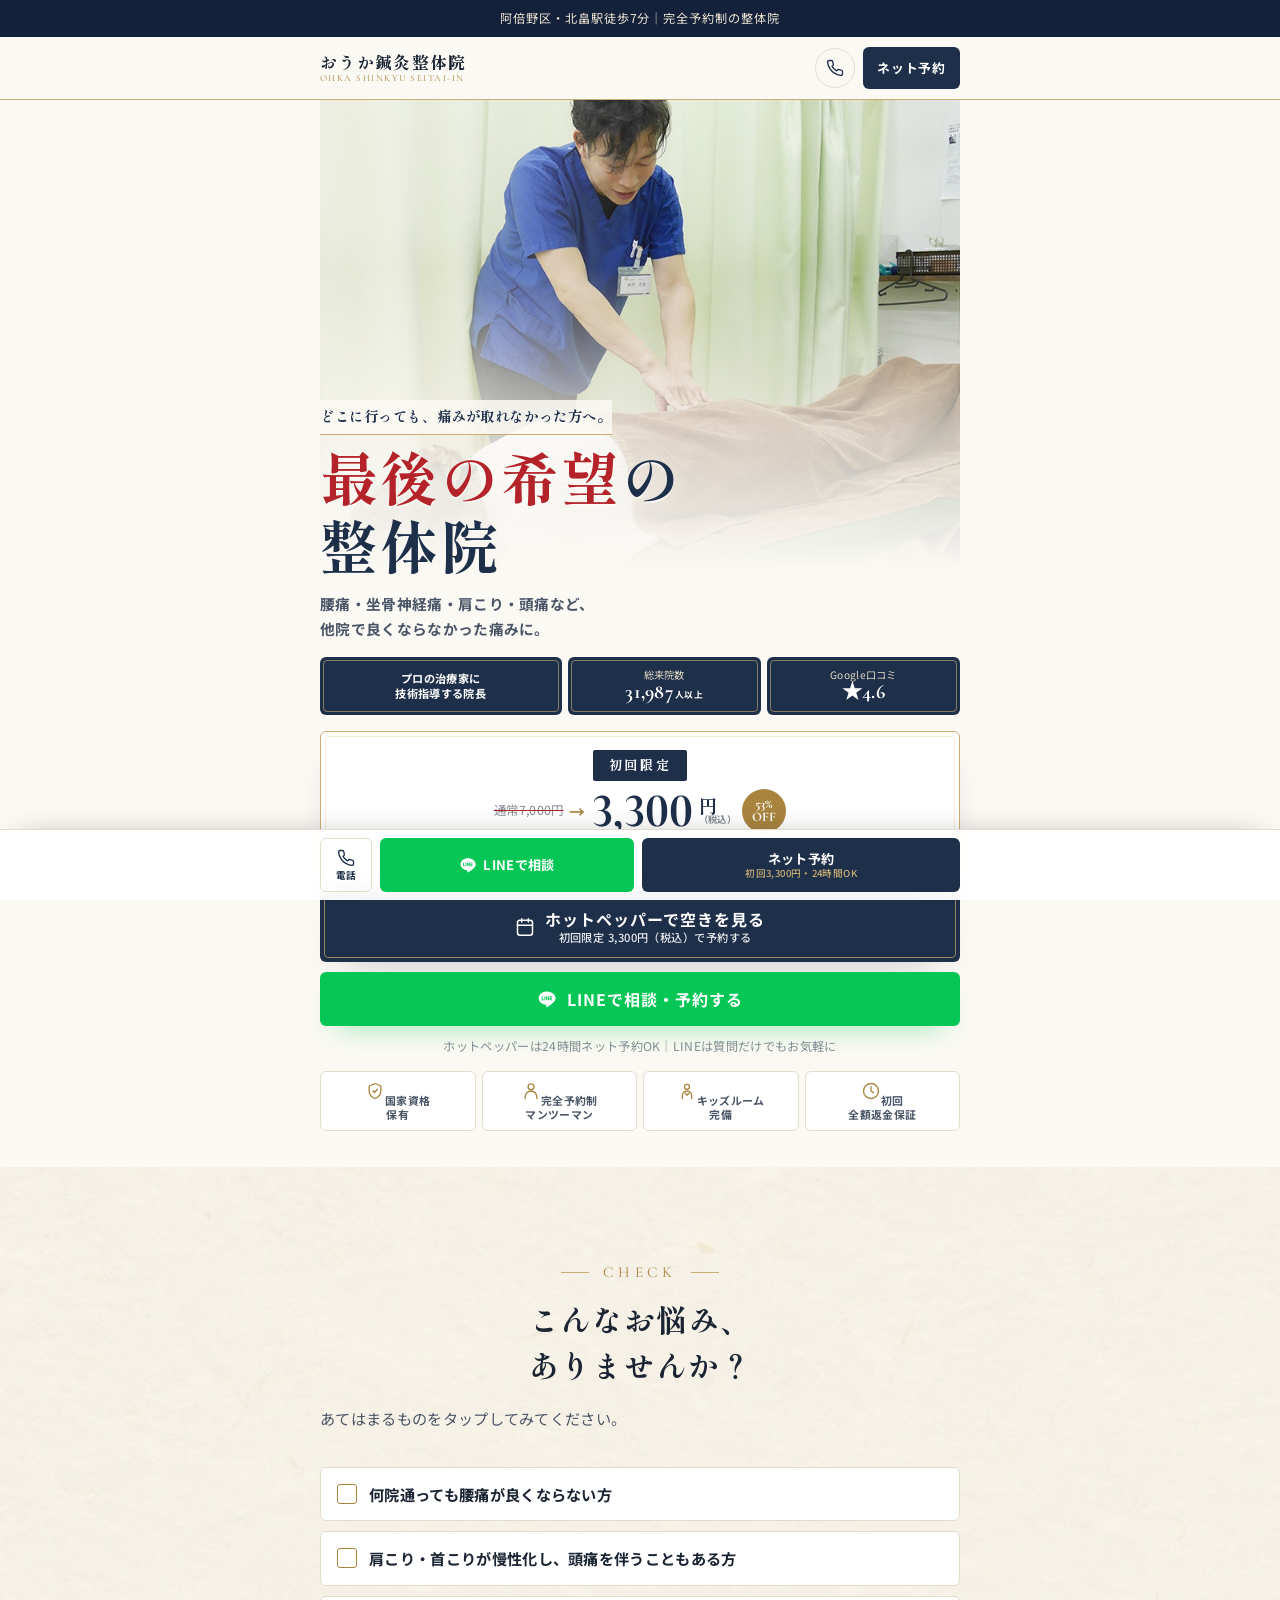
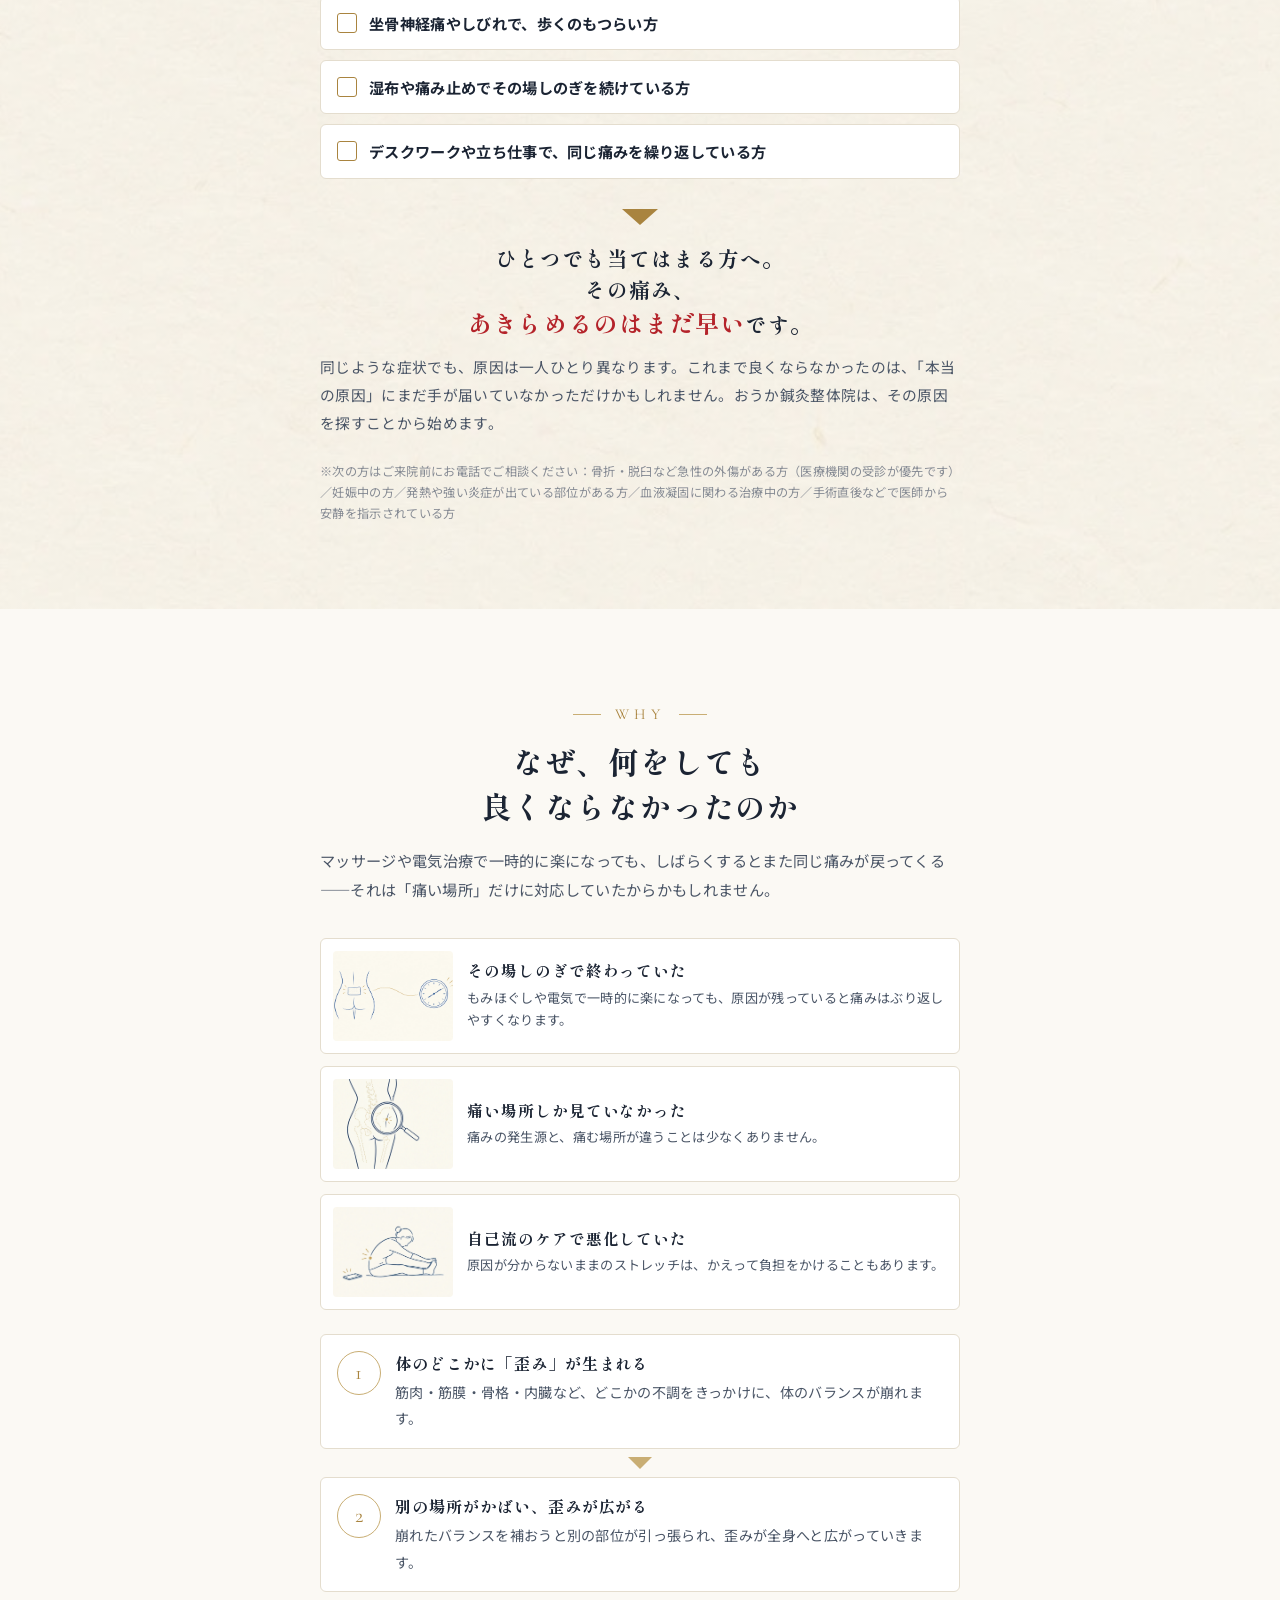
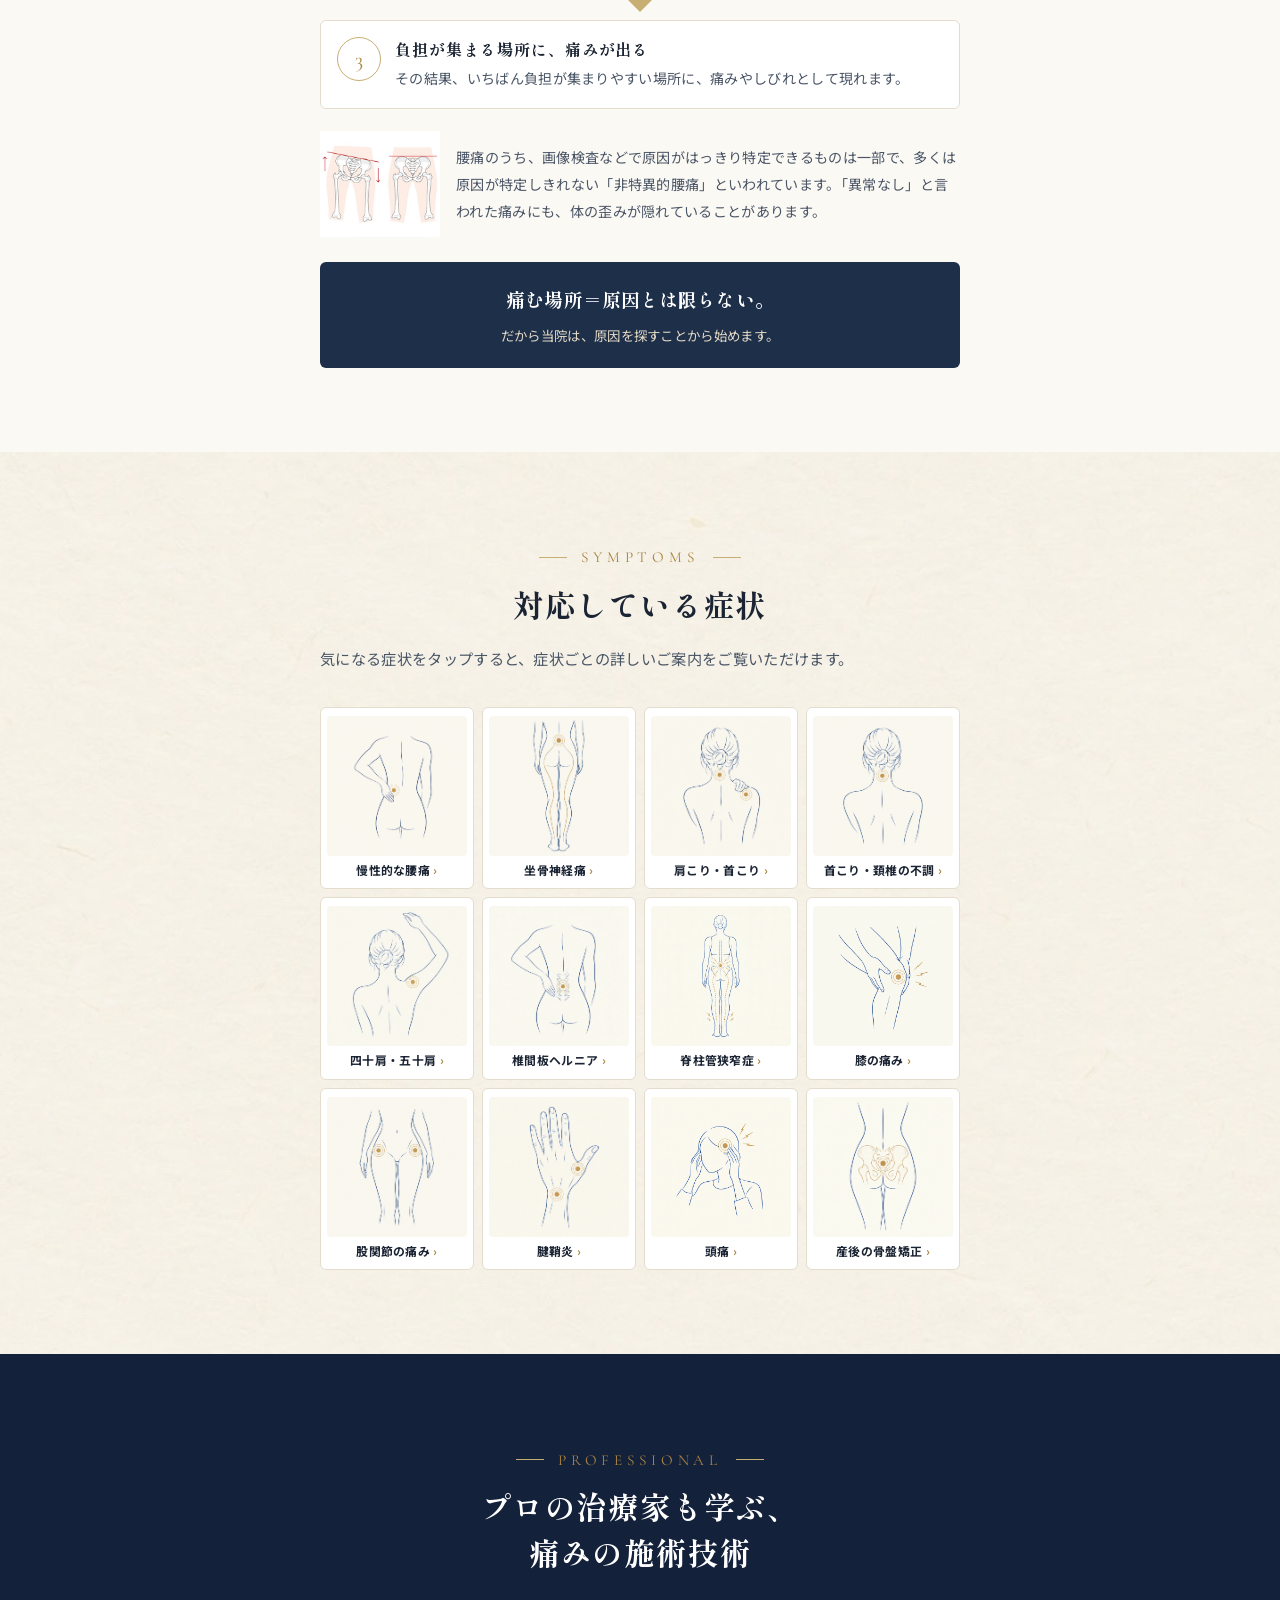
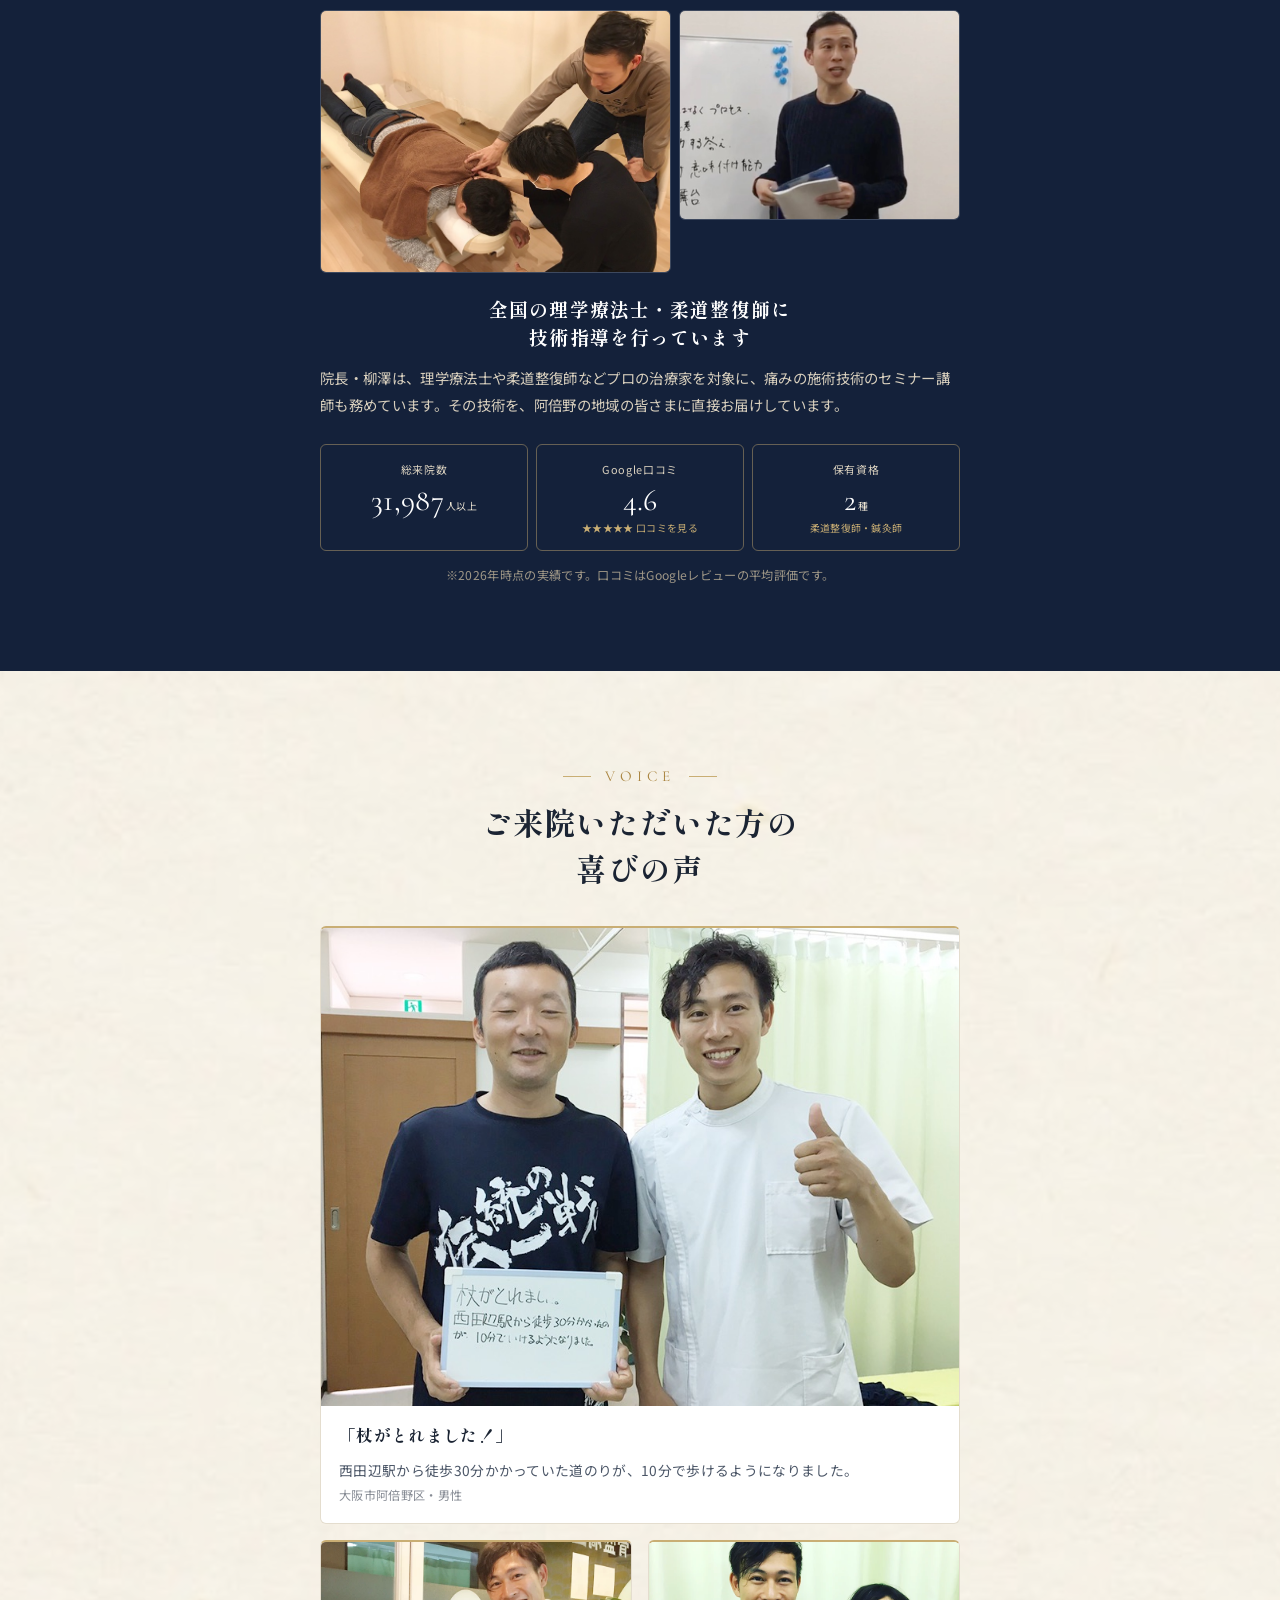
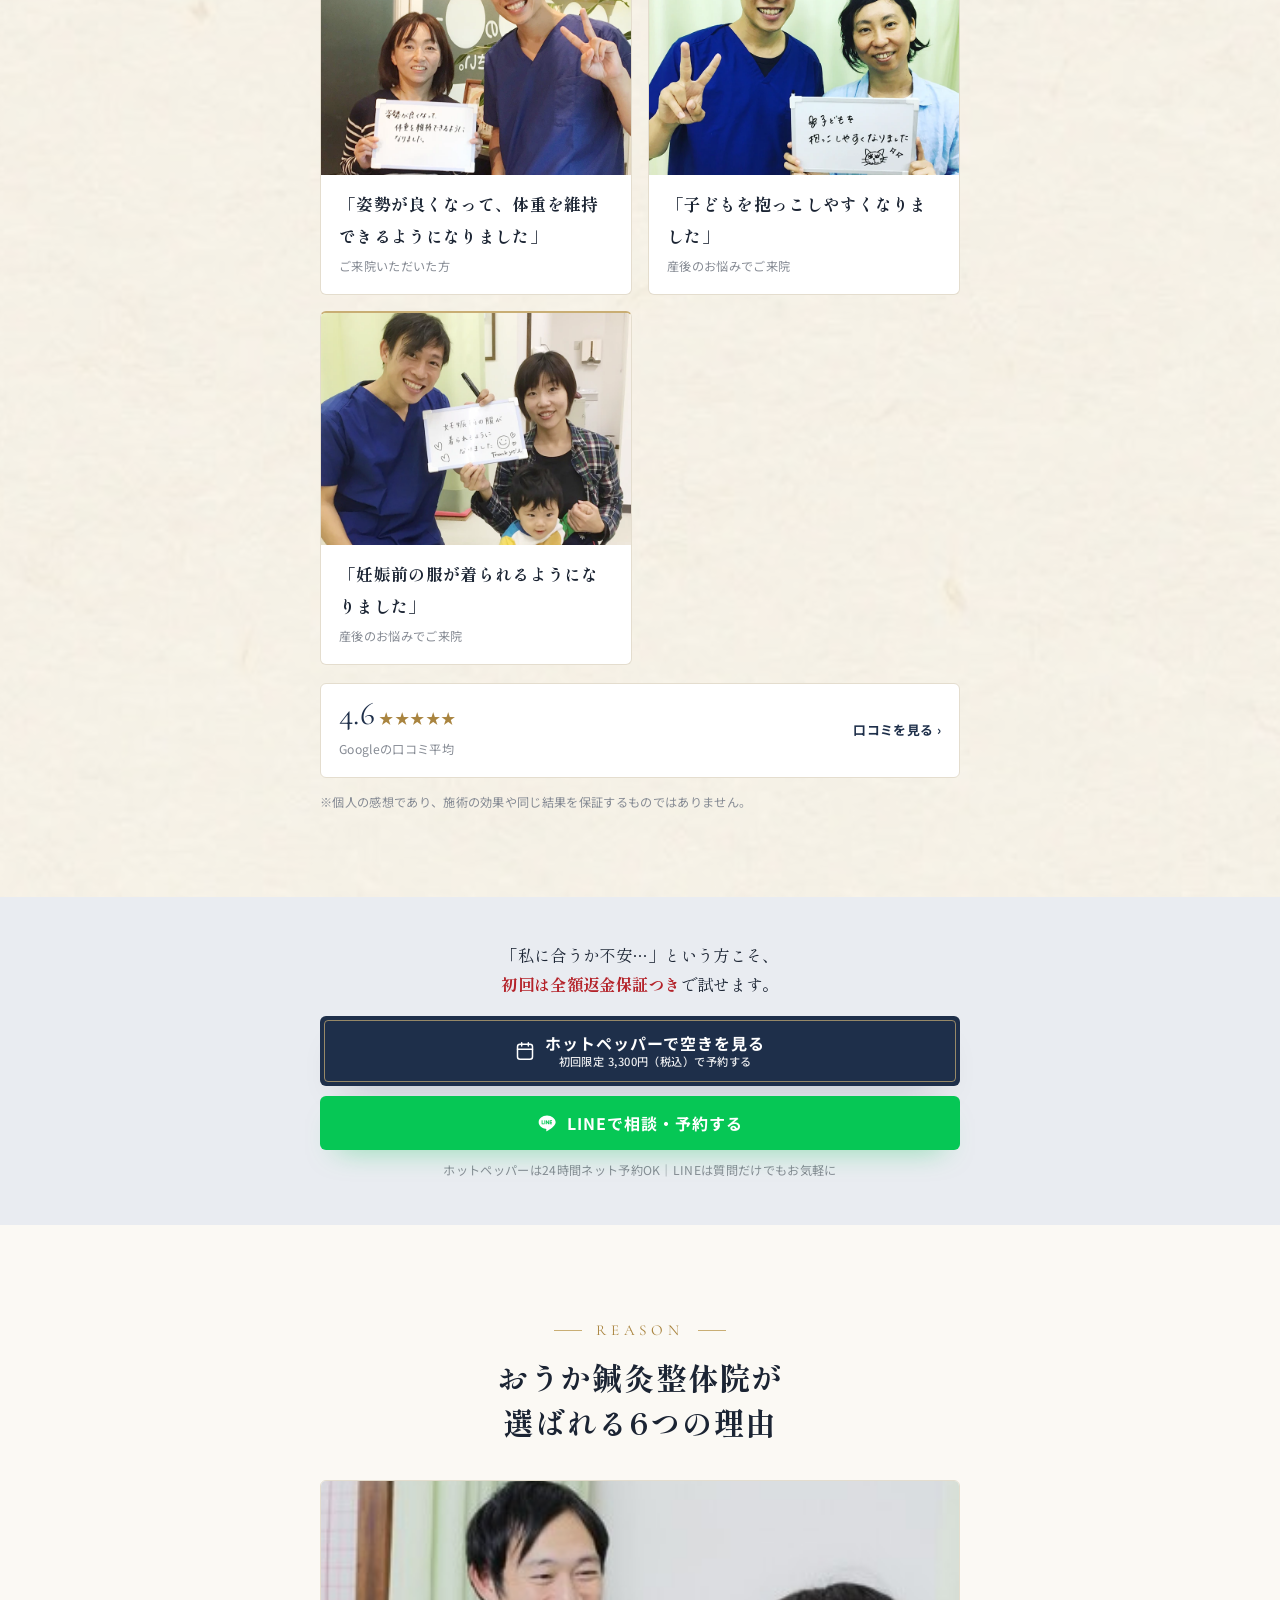
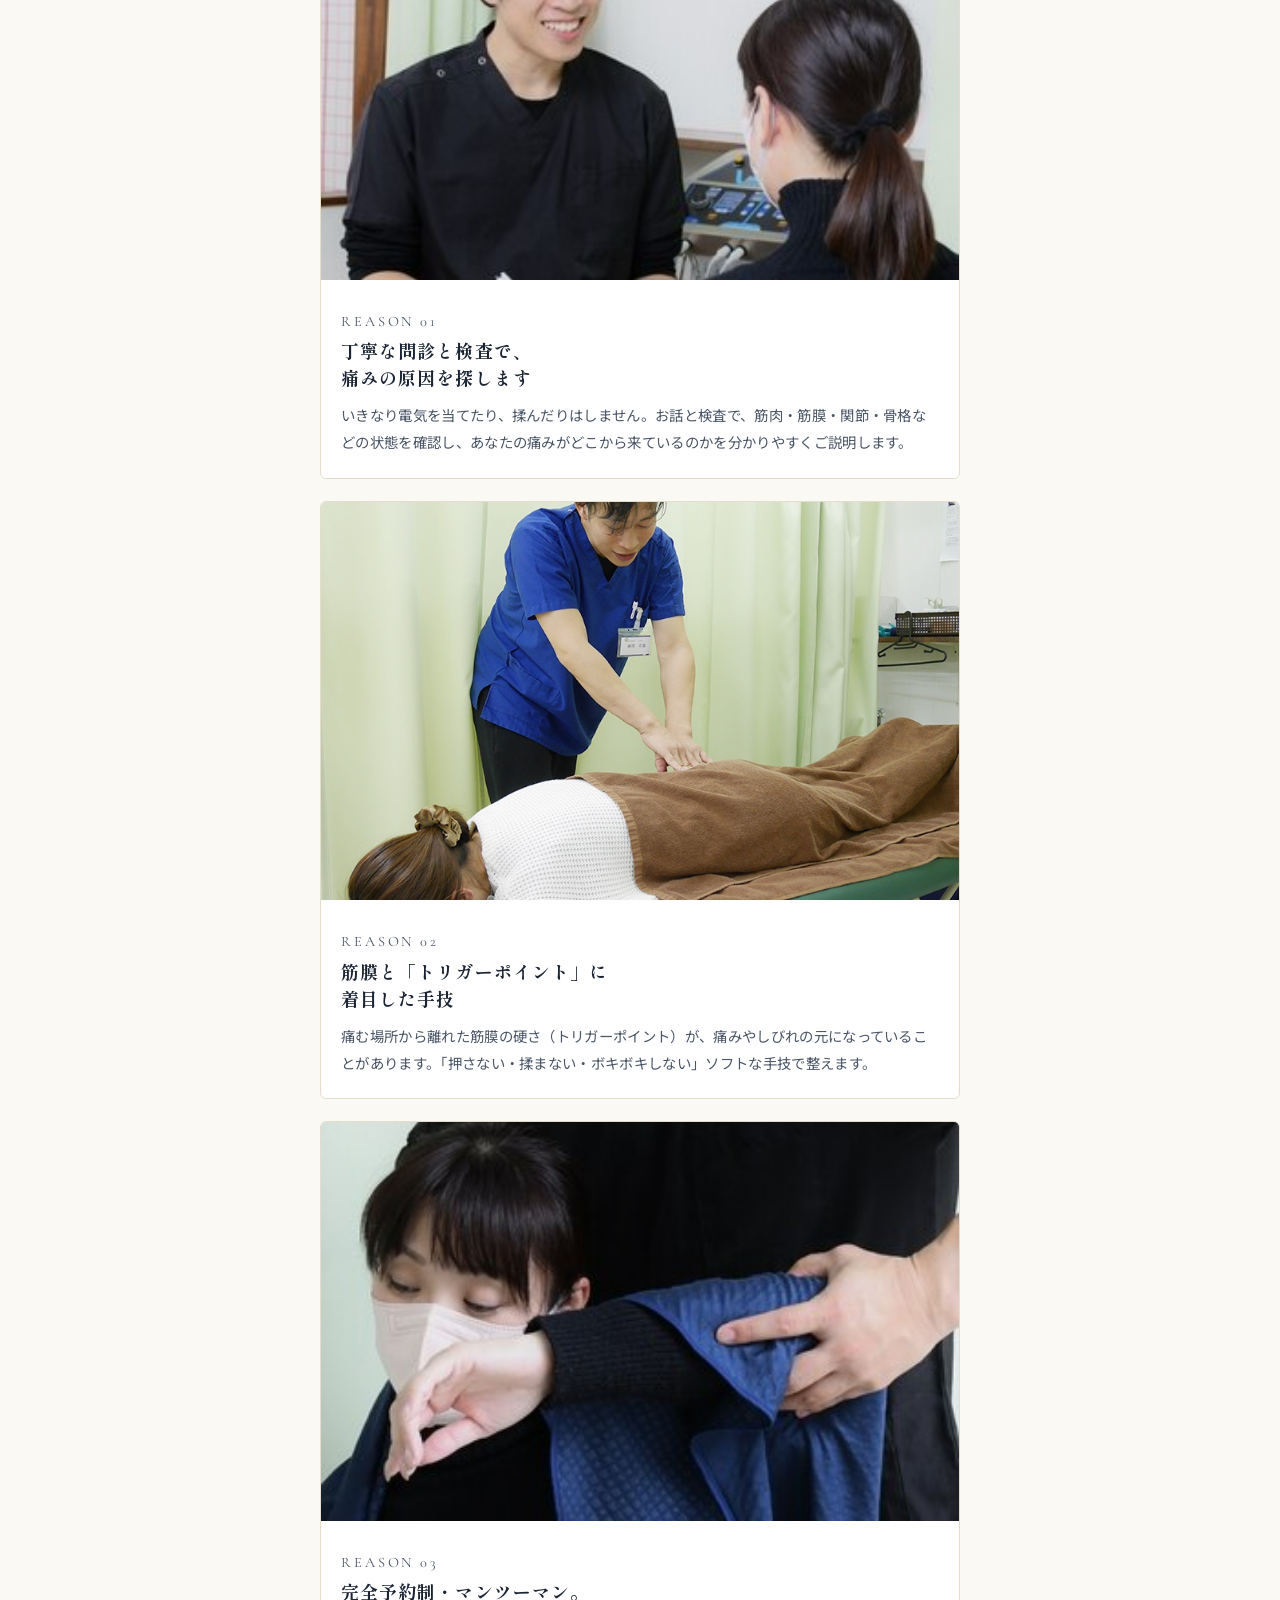
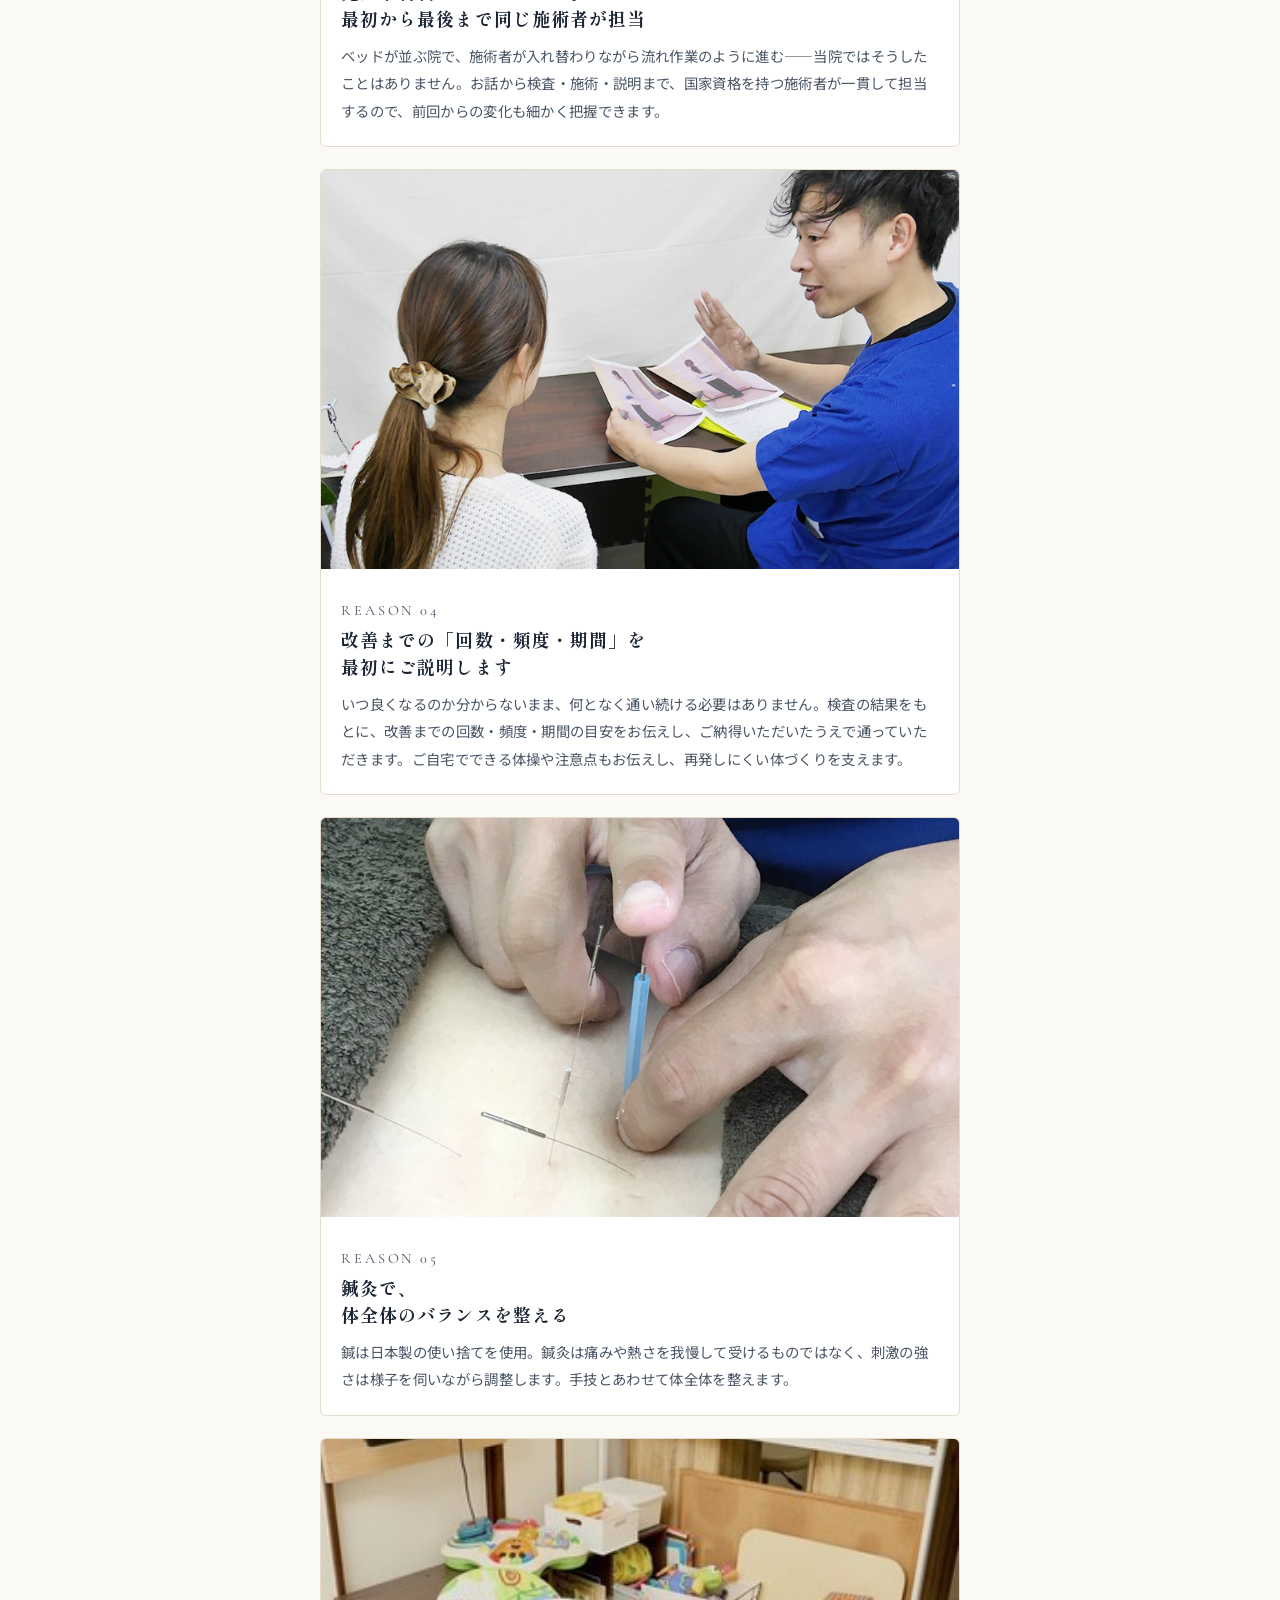
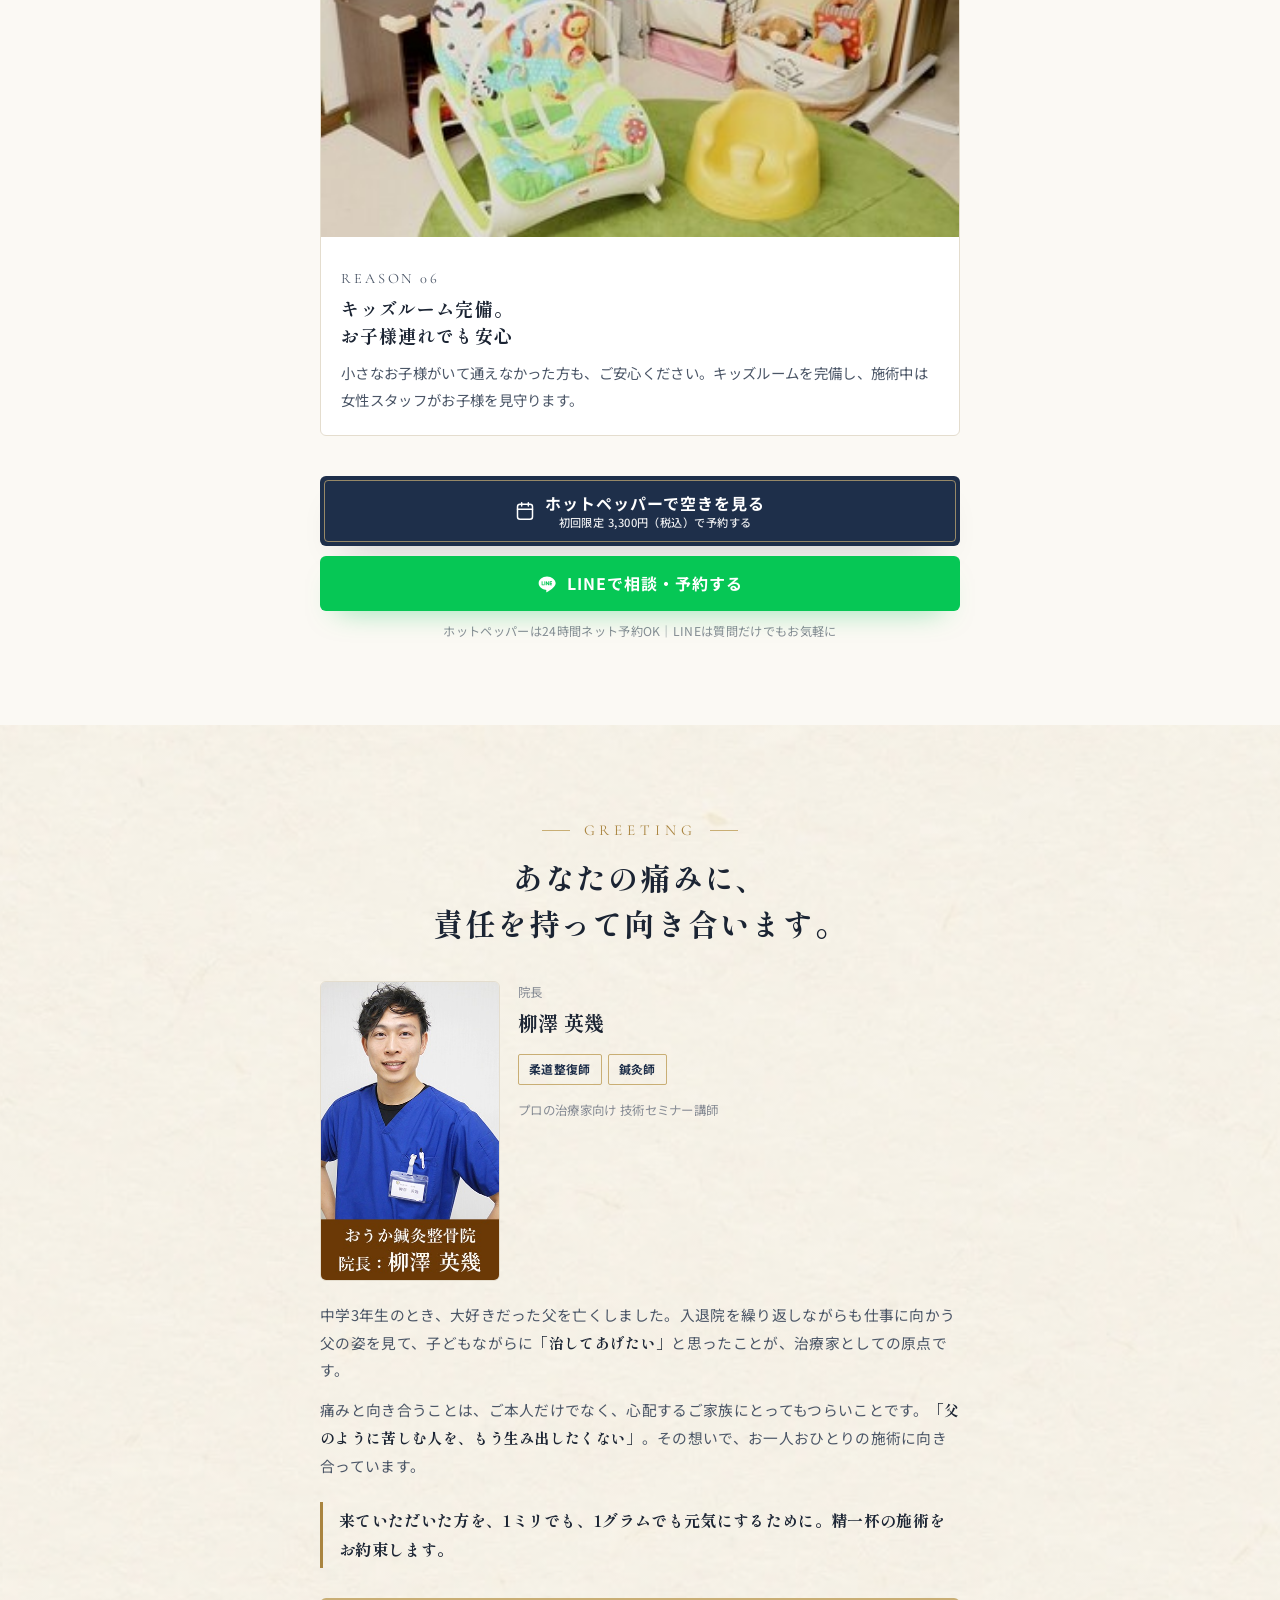
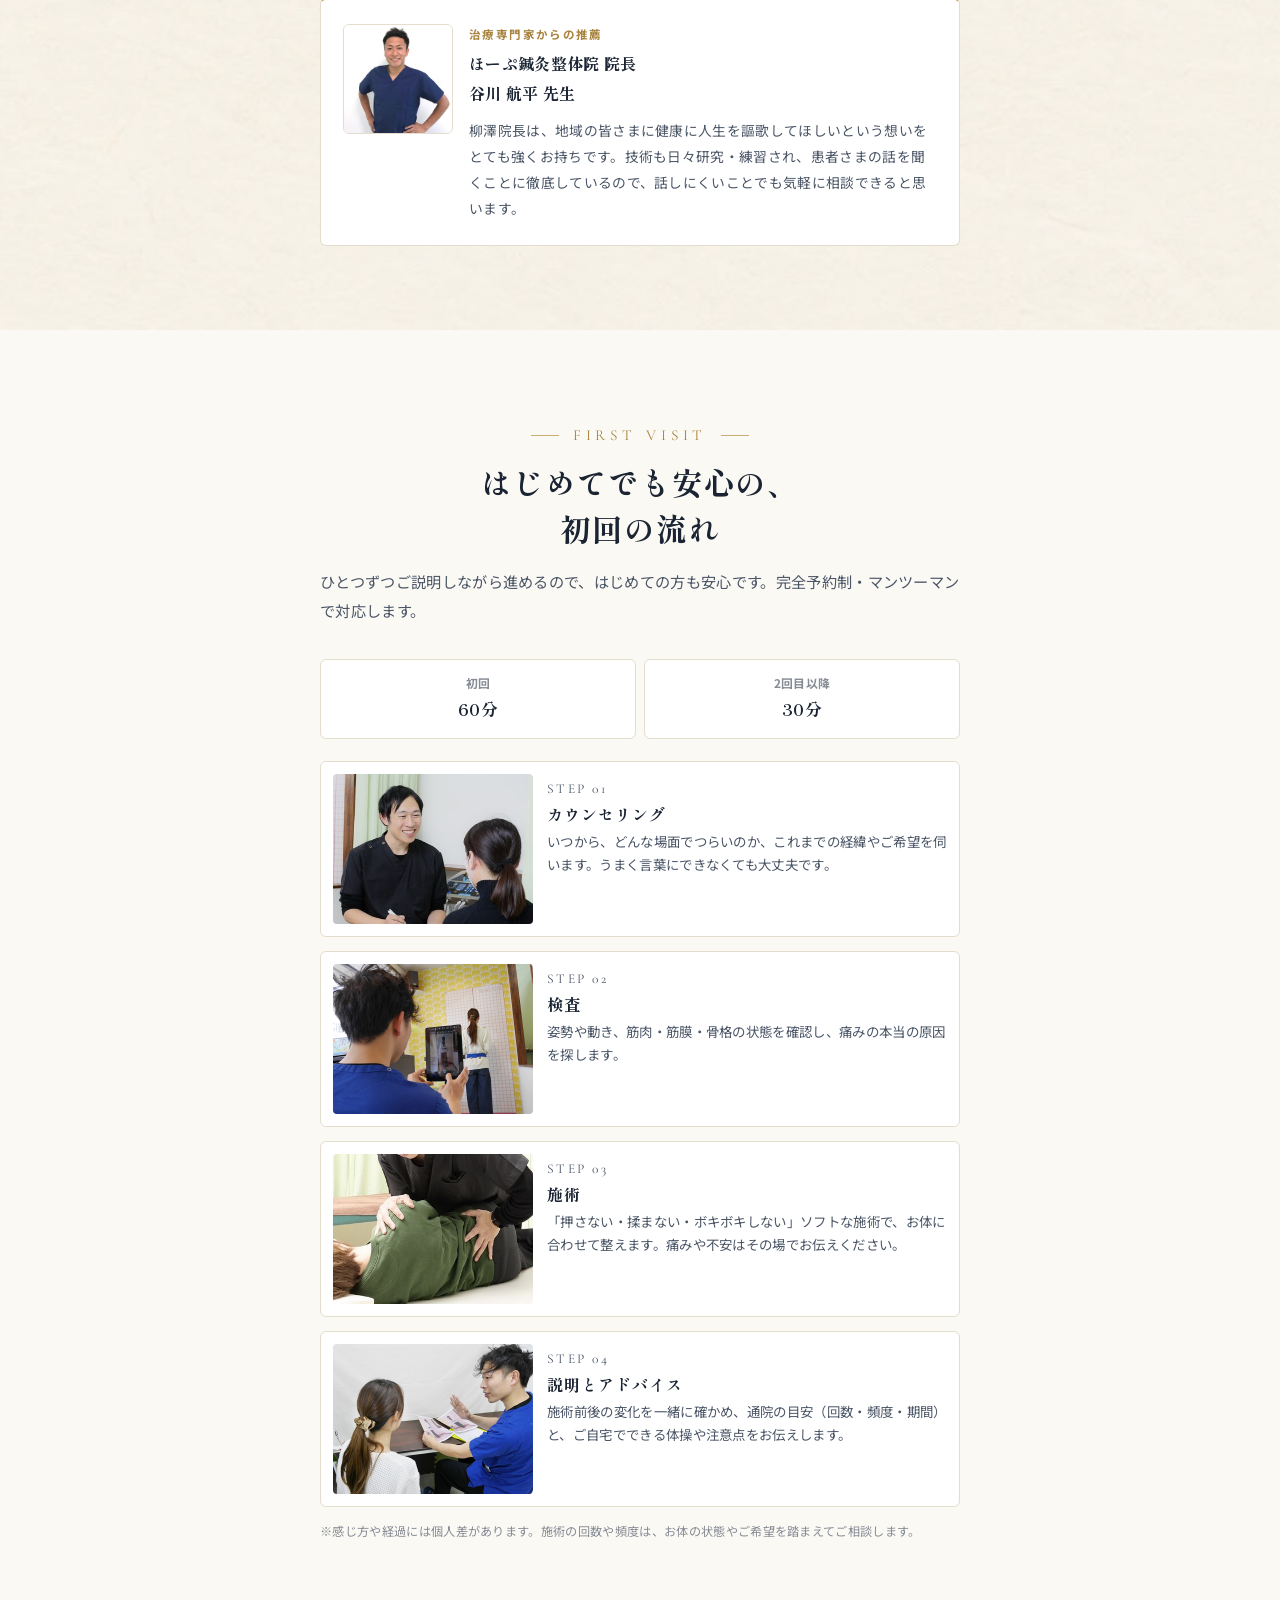
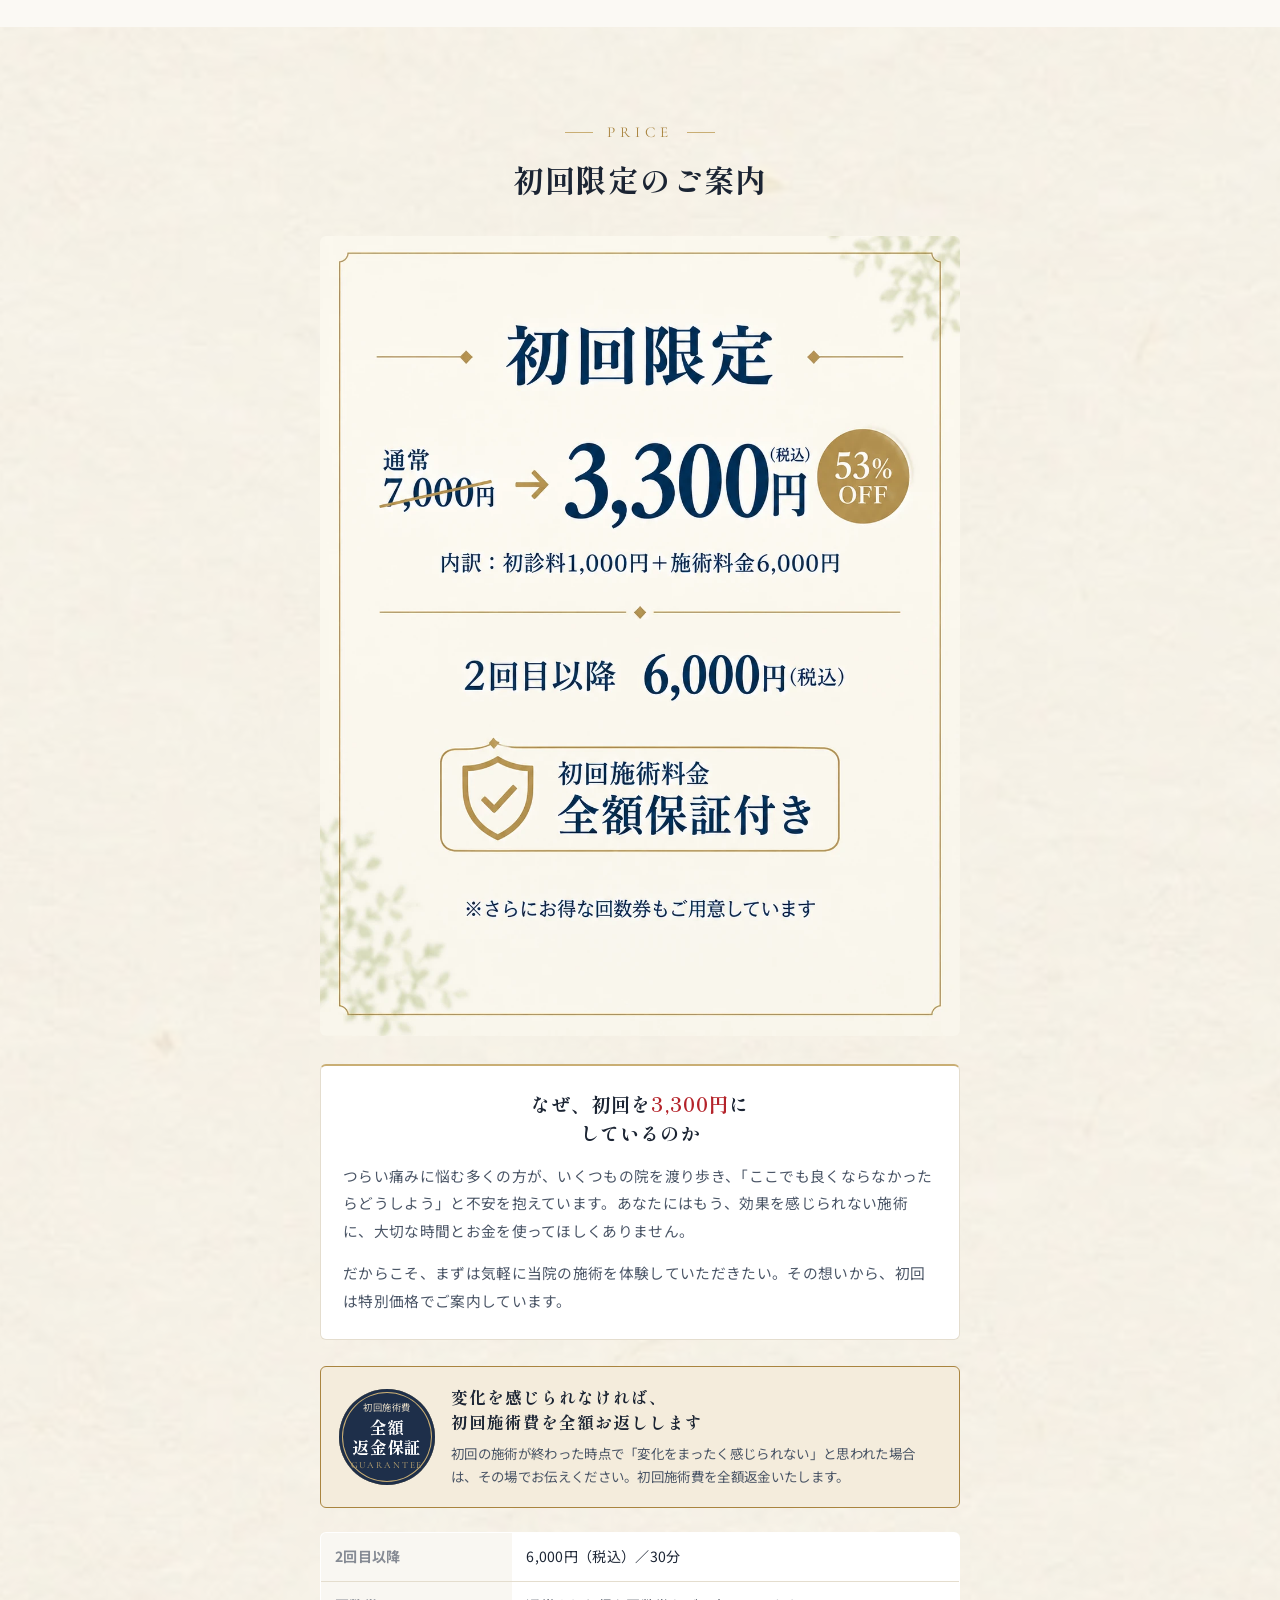
<file: index.html>
<!DOCTYPE html>
<html lang="ja">
<head>
<meta name="robots" content="noindex, nofollow">
<meta charset="utf-8">
<meta name="viewport" content="width=device-width, initial-scale=1">
<title>整体・痛み改善メニュー｜おうか鍼灸整体院</title>
<meta name="description" content="大阪市阿倍野区・おうか鍼灸整体院の整体メニュー。腰痛・坐骨神経痛・肩こり首こりなど、他院で改善しなかった痛みに根本からアプローチ。新規様限定価格でご案内中。ご予約はホットペッパービューティーから。">
<meta name="theme-color" content="#1E2F4A">
<meta property="og:title" content="整体・痛み改善メニュー｜おうか鍼灸整体院">
<meta property="og:description" content="大阪市阿倍野区・おうか鍼灸整体院の整体メニュー。腰痛・坐骨神経痛・肩こり首こりなど、他院で改善しなかった痛みに根本からアプローチ。新規様限定価格でご案内中。ご予約はホットペッパービューティーから。">
<meta property="og:type" content="website">

<link rel="preconnect" href="https://fonts.googleapis.com">
<link rel="preconnect" href="https://fonts.gstatic.com" crossorigin>
<link rel="stylesheet" href="https://fonts.googleapis.com/css2?family=Shippori+Mincho:wght@500;600;700;800&family=Noto+Sans+JP:wght@400;500;700&family=Cormorant+Garamond:wght@500;600;700&display=swap">
<link rel="stylesheet" href="assets/lp.css">
</head>
<body class="">
<p class="topline">阿倍野区・北畠駅徒歩7分｜完全予約制の整体院</p>
<header class="site-header">
  <div class="wrap">
    <a href="#top" class="logo"><b>おうか鍼灸整体院</b><small>OHKA SHINKYU SEITAI-IN</small></a>
    <div class="head-actions">
      <a href="tel:0666219189" class="head-tel" aria-label="電話する"><svg viewBox="0 0 24 24" fill="none" stroke="currentColor" stroke-width="1.8" stroke-linecap="round" stroke-linejoin="round"><path d="M22 16.9v3a2 2 0 0 1-2.2 2 19.8 19.8 0 0 1-8.6-3.1 19.5 19.5 0 0 1-6-6 19.8 19.8 0 0 1-3.1-8.7A2 2 0 0 1 4.1 2h3a2 2 0 0 1 2 1.7c.1 1 .3 2 .6 2.9a2 2 0 0 1-.5 2.1L8 9.9a16 16 0 0 0 6 6l1.2-1.2a2 2 0 0 1 2.1-.5c.9.3 1.9.5 2.9.6a2 2 0 0 1 1.8 2Z"/></svg></a>
      <a href="https://beauty.hotpepper.jp/kr/slnH000785185/coupon/" target="_blank" rel="noopener" class="head-cta js-reserve">ネット予約</a>
    </div>
  </div>
</header>

<main id="top">
<section class="fv">
    <div class="fv-photo"><img src="images/fv/index.jpg" fetchpriority="high" alt=""></div>
    <div class="wrap fv-copy">
      <p class="fv-lead">どこに行っても、痛みが取れなかった方へ。</p>
      <h1 class="fv-title"><span class="red">最後の希望</span>の<br>整体院</h1>
      <p class="fv-sub">腰痛・坐骨神経痛・肩こり・頭痛など、<br>他院で良くならなかった痛みに。</p>
      <ul class="fv-chips"><li><span>プロの治療家に<br>技術指導する院長</span></li><li><span>総来院数</span><b>31,987<small>人以上</small></b></li><li><span>Google口コミ</span><b>★4.6</b></li></ul>
      <div class="offer" id="offer">
        <div class="offer-bar"><p class="ob-label">初回限定</p><p class="ob-price"><s>通常7,000円</s><span class="ob-arrow">→</span><b class="num">3,300</b><span class="ob-yen">円<small>（税込）</small></span><span class="ob-off">53%<br>OFF</span></p><p class="ob-sub">初回 全額返金保証つき｜2回目以降 6,000円</p></div>
      <div class="cta-stack">
        <a href="https://beauty.hotpepper.jp/kr/slnH000785185/coupon/" target="_blank" rel="noopener" class="btn btn-reserve js-reserve"><svg viewBox="0 0 24 24" fill="none" stroke="currentColor" stroke-width="1.8" stroke-linecap="round" stroke-linejoin="round"><rect x="3" y="4" width="18" height="18" rx="3"/><path d="M16 2v4M8 2v4M3 10h18"/></svg><span class="btn-txt">ホットペッパーで空きを見る<small>初回限定 3,300円（税込）で予約する</small></span></a>
        <a href="https://lin.ee/Y1Ww8T6" target="_blank" rel="noopener" class="btn btn-line js-line"><svg viewBox="0 0 24 24" fill="currentColor"><path d="M12 3C6.5 3 2 6.6 2 11c0 3.9 3.5 7.2 8.3 7.9.3.1.8.2.9.5.1.3.1.7 0 1l-.1.9c0 .3-.2 1 .9.5s6-3.5 8.2-6.1c1.5-1.6 2.2-3.2 2.2-4.8C22 6.6 17.5 3 12 3Zm-4 10.6H6.1c-.3 0-.5-.2-.5-.5V9.3c0-.3.2-.5.5-.5s.5.2.5.5v3.3H8c.3 0 .5.2.5.5s-.2.5-.5.5Zm1.9-.5c0 .3-.2.5-.5.5s-.5-.2-.5-.5V9.3c0-.3.2-.5.5-.5s.5.2.5.5v3.8Zm4.6 0c0 .2-.1.4-.3.5h-.2c-.2 0-.3-.1-.4-.2l-1.9-2.6v2.3c0 .3-.2.5-.5.5s-.5-.2-.5-.5V9.3c0-.2.1-.4.3-.5h.2c.2 0 .3.1.4.2l1.9 2.6V9.3c0-.3.2-.5.5-.5s.5.2.5.5v3.8Zm3.1-2.4c.3 0 .5.2.5.5s-.2.5-.5.5h-1.4v.9h1.4c.3 0 .5.2.5.5s-.2.5-.5.5h-1.9c-.3 0-.5-.2-.5-.5V9.3c0-.3.2-.5.5-.5h1.9c.3 0 .5.2.5.5s-.2.5-.5.5h-1.4v.9h1.4Z"/></svg><span>LINEで相談・予約する</span></a>
      </div>
      <p class="cta-note">ホットペッパーは24時間ネット予約OK｜LINEは質問だけでもお気軽に</p>
        <ul class="offer-badges"><li><svg viewBox="0 0 24 24" fill="none" stroke="currentColor" stroke-width="1.6" stroke-linecap="round" stroke-linejoin="round"><path d="M12 3l7 3v6c0 4.5-3 7.5-7 9-4-1.5-7-4.5-7-9V6l7-3Z"/><path d="M9.5 12l1.8 1.8L15 10"/></svg>国家資格<br>保有</li><li><svg viewBox="0 0 24 24" fill="none" stroke="currentColor" stroke-width="1.6" stroke-linecap="round" stroke-linejoin="round"><circle cx="12" cy="7" r="3.5"/><path d="M5 21v-2a7 7 0 0 1 14 0v2"/></svg>完全予約制<br>マンツーマン</li><li><svg viewBox="0 0 24 24" fill="none" stroke="currentColor" stroke-width="1.6" stroke-linecap="round" stroke-linejoin="round"><circle cx="12" cy="7" r="3"/><path d="M6.5 21v-3.5a5.5 5.5 0 0 1 11 0V21"/><path d="M9.5 14.5 12 17l2.5-2.5"/></svg>キッズルーム<br>完備</li><li><svg viewBox="0 0 24 24" fill="none" stroke="currentColor" stroke-width="1.6" stroke-linecap="round" stroke-linejoin="round"><circle cx="12" cy="12" r="9"/><path d="M12 7v5l3 2"/></svg>初回<br>全額返金保証</li></ul>
      </div>
    </div>
  </section>

<section class="sec band" id="concern">
    <div class="wrap">
    <div class="sec-head">
      <p class="sec-en">Check</p>
      <h2>こんなお悩み、<br>ありませんか？</h2>
      <p class="lead">あてはまるものをタップしてみてください。</p>
    </div>
      <ul class="checks"><li>何院通っても腰痛が良くならない方</li><li>肩こり・首こりが慢性化し、頭痛を伴うこともある方</li><li>坐骨神経痛やしびれで、歩くのもつらい方</li><li>湿布や痛み止めでその場しのぎを続けている方</li><li>デスクワークや立ち仕事で、同じ痛みを繰り返している方</li></ul>
      <div class="turn">
        <div class="turn-arrow"></div>
        <h3>ひとつでも当てはまる方へ。<br>その痛み、<br><span class="red">あきらめるのはまだ早い</span>です。</h3>
        <p>同じような症状でも、原因は一人ひとり異なります。これまで良くならなかったのは、「本当の原因」にまだ手が届いていなかっただけかもしれません。おうか鍼灸整体院は、その原因を探すことから始めます。</p>
      </div>
      <p class="note mt-m">※次の方はご来院前にお電話でご相談ください：骨折・脱臼など急性の外傷がある方（医療機関の受診が優先です）／妊娠中の方／発熱や強い炎症が出ている部位がある方／血液凝固に関わる治療中の方／手術直後などで医師から安静を指示されている方</p>
    </div>
  </section>

<section class="sec" id="why">
    <div class="wrap">
    <div class="sec-head">
      <p class="sec-en">Why</p>
      <h2>なぜ、何をしても<br>良くならなかったのか</h2>
      <p class="lead">マッサージや電気治療で一時的に楽になっても、しばらくするとまた同じ痛みが戻ってくる――それは「痛い場所」だけに対応していたからかもしれません。</p>
    </div>
      <div class="why-cards"><div class="why-card reveal"><img src="images/cause-temporary.webp" loading="lazy" alt=""><div><h3>その場しのぎで終わっていた</h3><p>もみほぐしや電気で一時的に楽になっても、原因が残っていると痛みはぶり返しやすくなります。</p></div></div><div class="why-card reveal"><img src="images/cause-painful-spot.jpg" loading="lazy" alt=""><div><h3>痛い場所しか見ていなかった</h3><p>痛みの発生源と、痛む場所が違うことは少なくありません。</p></div></div><div class="why-card reveal"><img src="images/cause-self-care.jpg" loading="lazy" alt=""><div><h3>自己流のケアで悪化していた</h3><p>原因が分からないままのストレッチは、かえって負担をかけることもあります。</p></div></div></div>
      <div class="cause-flow mt-m">
        <div class="cause-step reveal"><span class="n">1</span><div><h3>体のどこかに「歪み」が生まれる</h3><p>筋肉・筋膜・骨格・内臓など、どこかの不調をきっかけに、体のバランスが崩れます。</p></div></div>
        <div class="cause-arrow" aria-hidden="true"></div>
        <div class="cause-step reveal"><span class="n">2</span><div><h3>別の場所がかばい、歪みが広がる</h3><p>崩れたバランスを補おうと別の部位が引っ張られ、歪みが全身へと広がっていきます。</p></div></div>
        <div class="cause-arrow" aria-hidden="true"></div>
        <div class="cause-step reveal"><span class="n">3</span><div><h3>負担が集まる場所に、痛みが出る</h3><p>その結果、いちばん負担が集まりやすい場所に、痛みやしびれとして現れます。</p></div></div>
      </div>
      <div class="cause-fig">
        <img src="images/hp/why_img002.jpg" width="360" height="320" loading="lazy" alt="骨盤の傾きのイメージ図">
        <p>腰痛のうち、画像検査などで原因がはっきり特定できるものは一部で、多くは原因が特定しきれない「非特異的腰痛」といわれています。「異常なし」と言われた痛みにも、体の歪みが隠れていることがあります。</p>
      </div>
      <div class="key reveal"><b>痛む場所＝原因とは限らない。</b><span>だから当院は、原因を探すことから始めます。</span></div>
    </div>
  </section>

<section class="sec band" id="symptoms">
    <div class="wrap">
    <div class="sec-head">
      <p class="sec-en">Symptoms</p>
      <h2>対応している症状</h2>
      <p class="lead">気になる症状をタップすると、症状ごとの詳しいご案内をご覧いただけます。</p>
    </div>
      <div class="sym-grid"><a class="sym" href="youtsu/"><img src="icons/youtsu.webp" loading="lazy" alt=""><span>慢性的な腰痛</span></a><a class="sym" href="zakotsu/"><img src="icons/zakotsu.webp" loading="lazy" alt=""><span>坐骨神経痛</span></a><a class="sym" href="katakori/"><img src="icons/katakori.webp" loading="lazy" alt=""><span>肩こり・首こり</span></a><a class="sym" href="kubikori-keitsui/"><img src="icons/kubikori-keitsui.webp" loading="lazy" alt=""><span>首こり・頚椎の不調</span></a><a class="sym" href="shijukata-gojukata/"><img src="icons/shijukata-gojukata.webp" loading="lazy" alt=""><span>四十肩・五十肩</span></a><a class="sym" href="herunia/"><img src="icons/herunia.webp" loading="lazy" alt=""><span>椎間板ヘルニア</span></a><a class="sym" href="sekichukan-kyosakusho/"><img src="icons/sekichukan-kyosakusho.webp" loading="lazy" alt=""><span>脊柱管狭窄症</span></a><a class="sym" href="hiza/"><img src="icons/hiza.webp" loading="lazy" alt=""><span>膝の痛み</span></a><a class="sym" href="kokansetsu/"><img src="icons/kokansetsu.webp" loading="lazy" alt=""><span>股関節の痛み</span></a><a class="sym" href="kenshouen/"><img src="icons/kenshouen.webp" loading="lazy" alt=""><span>腱鞘炎</span></a><a class="sym" href="zutsu/"><img src="icons/zutsu.webp" loading="lazy" alt=""><span>頭痛</span></a><a class="sym" href="sango-kyosei/"><img src="icons/sango-kyosei.webp" loading="lazy" alt=""><span>産後の骨盤矯正</span></a></div>
    </div>
  </section>

<section class="sec dark" id="professional">
    <div class="wrap">
    <div class="sec-head">
      <p class="sec-en">Professional</p>
      <h2>プロの治療家も学ぶ、<br>痛みの施術技術</h2>
    </div>
      <div class="auth-photos reveal">
        <div class="photo"><img src="images/hp/seminar01.jpg" width="800" height="533" loading="lazy" alt="治療家向けセミナーで院長が施術を指導している様子"></div>
        <div class="photo"><img src="images/hp/seminar02.jpg" width="800" height="533" loading="lazy" alt="セミナーで講師を務める院長"></div>
      </div>
      <div class="auth-copy">
        <h3>全国の理学療法士・柔道整復師に<br>技術指導を行っています</h3>
        <p>院長・柳澤は、理学療法士や柔道整復師などプロの治療家を対象に、痛みの施術技術のセミナー講師も務めています。その技術を、阿倍野の地域の皆さまに直接お届けしています。</p>
      </div>
      <div class="stats">
        <div class="stat"><p class="stat-label">総来院数</p><p class="stat-num">31,987<small>人以上</small></p></div>
        <div class="stat"><a href="https://maps.app.goo.gl/wEtdczeHVXq5hBLx5" target="_blank" rel="noopener"><p class="stat-label">Google口コミ</p><p class="stat-num">4.6</p><p class="stat-sub">★★★★★ 口コミを見る</p></a></div>
        <div class="stat"><p class="stat-label">保有資格</p><p class="stat-num">2<small>種</small></p><p class="stat-sub">柔道整復師・鍼灸師</p></div>
      </div>
      <p class="note mt-s center" style="color:#9F9787;">※2026年時点の実績です。口コミはGoogleレビューの平均評価です。</p>
    </div>
  </section>

<section class="sec band" id="voice">
    <div class="wrap">
    <div class="sec-head">
      <p class="sec-en">Voice</p>
      <h2>ご来院いただいた方の<br>喜びの声</h2>
    </div>
      <div class="voice-list">
        <figure class="voice reveal"><img src="images/hp/voice001.jpg" width="800" height="600" loading="lazy" alt="ご来院いただいた方と院長の写真。ボードに「杖がとれました！」">
          <figcaption><p class="v-title">「杖がとれました！」</p><p class="note" style="color:var(--ink-soft);font-size:.86rem;margin-top:6px;">西田辺駅から徒歩30分かかっていた道のりが、10分で歩けるようになりました。</p><p class="v-who">大阪市阿倍野区・男性</p></figcaption></figure>
        <figure class="voice reveal"><img src="images/voice-posture.webp" width="800" height="600" loading="lazy" alt="ご来院いただいた方と院長の写真。ボードに「姿勢が良くなって、体重を維持できるようになりました」">
          <figcaption><p class="v-title">「姿勢が良くなって、体重を維持できるようになりました」</p><p class="v-who">ご来院いただいた方</p></figcaption></figure>
        <figure class="voice reveal"><img src="images/voice-holding.webp" width="800" height="600" loading="lazy" alt="ご来院いただいた方と院長の写真。ボードに「子どもを抱っこしやすくなりました」">
          <figcaption><p class="v-title">「子どもを抱っこしやすくなりました」</p><p class="v-who">産後のお悩みでご来院</p></figcaption></figure>
        <figure class="voice reveal"><img src="images/voice-clothes.webp" width="800" height="600" loading="lazy" alt="ご来院いただいた方と院長の写真。ボードに「妊娠前の服が着られるようになりました」">
          <figcaption><p class="v-title">「妊娠前の服が着られるようになりました」</p><p class="v-who">産後のお悩みでご来院</p></figcaption></figure>
      </div>
      <a class="review" href="https://maps.app.goo.gl/wEtdczeHVXq5hBLx5" target="_blank" rel="noopener"><span><span class="score">4.6</span> <span class="stars">★★★★★</span><br><span class="note">Googleの口コミ平均</span></span><span class="go">口コミを見る ›</span></a>
      <p class="note mt-s">※個人の感想であり、施術の効果や同じ結果を保証するものではありません。</p>
    </div>
  </section>

<section class="sec mid-cta">
    <div class="wrap">
      <p class="mid-lead">「私に合うか不安…」という方こそ、<br><b>初回は全額返金保証つき</b>で試せます。</p>
      <div class="cta-stack">
        <a href="https://beauty.hotpepper.jp/kr/slnH000785185/coupon/" target="_blank" rel="noopener" class="btn btn-reserve js-reserve"><svg viewBox="0 0 24 24" fill="none" stroke="currentColor" stroke-width="1.8" stroke-linecap="round" stroke-linejoin="round"><rect x="3" y="4" width="18" height="18" rx="3"/><path d="M16 2v4M8 2v4M3 10h18"/></svg><span class="btn-txt">ホットペッパーで空きを見る<small>初回限定 3,300円（税込）で予約する</small></span></a>
        <a href="https://lin.ee/Y1Ww8T6" target="_blank" rel="noopener" class="btn btn-line js-line"><svg viewBox="0 0 24 24" fill="currentColor"><path d="M12 3C6.5 3 2 6.6 2 11c0 3.9 3.5 7.2 8.3 7.9.3.1.8.2.9.5.1.3.1.7 0 1l-.1.9c0 .3-.2 1 .9.5s6-3.5 8.2-6.1c1.5-1.6 2.2-3.2 2.2-4.8C22 6.6 17.5 3 12 3Zm-4 10.6H6.1c-.3 0-.5-.2-.5-.5V9.3c0-.3.2-.5.5-.5s.5.2.5.5v3.3H8c.3 0 .5.2.5.5s-.2.5-.5.5Zm1.9-.5c0 .3-.2.5-.5.5s-.5-.2-.5-.5V9.3c0-.3.2-.5.5-.5s.5.2.5.5v3.8Zm4.6 0c0 .2-.1.4-.3.5h-.2c-.2 0-.3-.1-.4-.2l-1.9-2.6v2.3c0 .3-.2.5-.5.5s-.5-.2-.5-.5V9.3c0-.2.1-.4.3-.5h.2c.2 0 .3.1.4.2l1.9 2.6V9.3c0-.3.2-.5.5-.5s.5.2.5.5v3.8Zm3.1-2.4c.3 0 .5.2.5.5s-.2.5-.5.5h-1.4v.9h1.4c.3 0 .5.2.5.5s-.2.5-.5.5h-1.9c-.3 0-.5-.2-.5-.5V9.3c0-.3.2-.5.5-.5h1.9c.3 0 .5.2.5.5s-.2.5-.5.5h-1.4v.9h1.4Z"/></svg><span>LINEで相談・予約する</span></a>
      </div>
      <p class="cta-note">ホットペッパーは24時間ネット予約OK｜LINEは質問だけでもお気軽に</p>
    </div>
  </section>

<section class="sec" id="reason">
    <div class="wrap">
    <div class="sec-head">
      <p class="sec-en">Reason</p>
      <h2>おうか鍼灸整体院が<br>選ばれる6つの理由</h2>
    </div>
      <div class="reasons">
        <article class="reason reveal">
          <div class="photo"><img src="images/hpb/counseling.jpg" width="800" height="600" loading="lazy" alt=""></div>
          <div class="reason-body"><p class="reason-no">REASON 01</p><h3>丁寧な問診と検査で、<br>痛みの原因を探します</h3><p>いきなり電気を当てたり、揉んだりはしません。お話と検査で、筋肉・筋膜・関節・骨格などの状態を確認し、あなたの痛みがどこから来ているのかを分かりやすくご説明します。</p></div>
        </article>
        <article class="reason reveal">
          <div class="photo"><img src="images/hp/reason02.jpg" width="800" height="600" loading="lazy" alt=""></div>
          <div class="reason-body"><p class="reason-no">REASON 02</p><h3>筋膜と「トリガーポイント」に<br>着目した手技</h3><p>痛む場所から離れた筋膜の硬さ（トリガーポイント）が、痛みやしびれの元になっていることがあります。「押さない・揉まない・ボキボキしない」ソフトな手技で整えます。</p></div>
        </article>
        <article class="reason reveal">
          <div class="photo"><img src="images/hpb/ordermade.jpg" width="800" height="600" loading="lazy" alt=""></div>
          <div class="reason-body"><p class="reason-no">REASON 03</p><h3>完全予約制・マンツーマン。<br>最初から最後まで同じ施術者が担当</h3><p>ベッドが並ぶ院で、施術者が入れ替わりながら流れ作業のように進む――当院ではそうしたことはありません。お話から検査・施術・説明まで、国家資格を持つ施術者が一貫して担当するので、前回からの変化も細かく把握できます。</p></div>
        </article>
        <article class="reason reveal">
          <div class="photo"><img src="images/step-advice-photo.webp" width="800" height="600" loading="lazy" alt=""></div>
          <div class="reason-body"><p class="reason-no">REASON 04</p><h3>改善までの「回数・頻度・期間」を<br>最初にご説明します</h3><p>いつ良くなるのか分からないまま、何となく通い続ける必要はありません。検査の結果をもとに、改善までの回数・頻度・期間の目安をお伝えし、ご納得いただいたうえで通っていただきます。ご自宅でできる体操や注意点もお伝えし、再発しにくい体づくりを支えます。</p></div>
        </article>
        <article class="reason reveal">
          <div class="photo"><img src="images/hp/reason05.jpg" width="800" height="600" loading="lazy" alt=""></div>
          <div class="reason-body"><p class="reason-no">REASON 05</p><h3>鍼灸で、<br>体全体のバランスを整える</h3><p>鍼は日本製の使い捨てを使用。鍼灸は痛みや熱さを我慢して受けるものではなく、刺激の強さは様子を伺いながら調整します。手技とあわせて体全体を整えます。</p></div>
        </article>
        <article class="reason reveal">
          <div class="photo"><img src="images/hpb/kids.jpg" width="800" height="600" loading="lazy" alt=""></div>
          <div class="reason-body"><p class="reason-no">REASON 06</p><h3>キッズルーム完備。<br>お子様連れでも安心</h3><p>小さなお子様がいて通えなかった方も、ご安心ください。キッズルームを完備し、施術中は女性スタッフがお子様を見守ります。</p></div>
        </article>
      </div>
      <div class="mt-l">
      <div class="cta-stack">
        <a href="https://beauty.hotpepper.jp/kr/slnH000785185/coupon/" target="_blank" rel="noopener" class="btn btn-reserve js-reserve"><svg viewBox="0 0 24 24" fill="none" stroke="currentColor" stroke-width="1.8" stroke-linecap="round" stroke-linejoin="round"><rect x="3" y="4" width="18" height="18" rx="3"/><path d="M16 2v4M8 2v4M3 10h18"/></svg><span class="btn-txt">ホットペッパーで空きを見る<small>初回限定 3,300円（税込）で予約する</small></span></a>
        <a href="https://lin.ee/Y1Ww8T6" target="_blank" rel="noopener" class="btn btn-line js-line"><svg viewBox="0 0 24 24" fill="currentColor"><path d="M12 3C6.5 3 2 6.6 2 11c0 3.9 3.5 7.2 8.3 7.9.3.1.8.2.9.5.1.3.1.7 0 1l-.1.9c0 .3-.2 1 .9.5s6-3.5 8.2-6.1c1.5-1.6 2.2-3.2 2.2-4.8C22 6.6 17.5 3 12 3Zm-4 10.6H6.1c-.3 0-.5-.2-.5-.5V9.3c0-.3.2-.5.5-.5s.5.2.5.5v3.3H8c.3 0 .5.2.5.5s-.2.5-.5.5Zm1.9-.5c0 .3-.2.5-.5.5s-.5-.2-.5-.5V9.3c0-.3.2-.5.5-.5s.5.2.5.5v3.8Zm4.6 0c0 .2-.1.4-.3.5h-.2c-.2 0-.3-.1-.4-.2l-1.9-2.6v2.3c0 .3-.2.5-.5.5s-.5-.2-.5-.5V9.3c0-.2.1-.4.3-.5h.2c.2 0 .3.1.4.2l1.9 2.6V9.3c0-.3.2-.5.5-.5s.5.2.5.5v3.8Zm3.1-2.4c.3 0 .5.2.5.5s-.2.5-.5.5h-1.4v.9h1.4c.3 0 .5.2.5.5s-.2.5-.5.5h-1.9c-.3 0-.5-.2-.5-.5V9.3c0-.3.2-.5.5-.5h1.9c.3 0 .5.2.5.5s-.2.5-.5.5h-1.4v.9h1.4Z"/></svg><span>LINEで相談・予約する</span></a>
      </div>
      <p class="cta-note">ホットペッパーは24時間ネット予約OK｜LINEは質問だけでもお気軽に</p>
      </div>
    </div>
  </section>

<section class="sec band" id="greeting">
    <div class="wrap">
    <div class="sec-head">
      <p class="sec-en">Greeting</p>
      <h2>あなたの痛みに、<br>責任を持って向き合います。</h2>
    </div>
      <div class="greet">
        <figure class="photo reveal"><img src="images/hp/owner_img.jpg" width="360" height="590" loading="lazy" alt="院長 柳澤 英幾"></figure>
        <div>
          <p class="greet-role">院長</p>
          <p class="greet-name">柳澤 英幾</p>
          <div class="tags"><span>柔道整復師</span><span>鍼灸師</span></div>
          <p class="greet-role mt-s">プロの治療家向け 技術セミナー講師</p>
        </div>
      </div>
      <div class="greet-msg">
        <p>中学3年生のとき、大好きだった父を亡くしました。入退院を繰り返しながらも仕事に向かう父の姿を見て、子どもながらに<strong>「治してあげたい」</strong>と思ったことが、治療家としての原点です。</p>
        <p>痛みと向き合うことは、ご本人だけでなく、心配するご家族にとってもつらいことです。<strong>「父のように苦しむ人を、もう生み出したくない」</strong>。その想いで、お一人おひとりの施術に向き合っています。</p>
      </div>
      <p class="promise">来ていただいた方を、1ミリでも、1グラムでも元気にするために。精一杯の施術をお約束します。</p>
      <div class="recommend card reveal">
        <figure class="photo"><img src="images/hp/suisen_001.jpg" width="800" height="600" loading="lazy" alt="谷川 航平 先生"></figure>
        <div>
          <p class="rec-head">治療専門家からの推薦</p>
          <p class="rec-name">ほーぷ鍼灸整体院 院長<br>谷川 航平 先生</p>
          <p class="rec-text">柳澤院長は、地域の皆さまに健康に人生を謳歌してほしいという想いをとても強くお持ちです。技術も日々研究・練習され、患者さまの話を聞くことに徹底しているので、話しにくいことでも気軽に相談できると思います。</p>
        </div>
      </div>
    </div>
  </section>

<section class="sec" id="flow">
    <div class="wrap">
    <div class="sec-head">
      <p class="sec-en">First Visit</p>
      <h2>はじめてでも安心の、<br>初回の流れ</h2>
      <p class="lead">ひとつずつご説明しながら進めるので、はじめての方も安心です。完全予約制・マンツーマンで対応します。</p>
    </div>
      <div class="time-row"><div><b>初回</b><span>60分</span></div><div><b>2回目以降</b><span>30分</span></div></div>
      <ol class="steps">
        <li class="step reveal"><img src="images/hpb/counseling.jpg" width="800" height="600" loading="lazy" alt=""><div><p class="step-no">STEP 01</p><h3>カウンセリング</h3><p>いつから、どんな場面でつらいのか、これまでの経緯やご希望を伺います。うまく言葉にできなくても大丈夫です。</p></div></li>
        <li class="step reveal"><img src="images/step-check.webp" width="800" height="600" loading="lazy" alt=""><div><p class="step-no">STEP 02</p><h3>検査</h3><p>姿勢や動き、筋肉・筋膜・骨格の状態を確認し、痛みの本当の原因を探します。</p></div></li>
        <li class="step reveal"><img src="images/hpb/side-pelvis.jpg" width="800" height="600" loading="lazy" alt=""><div><p class="step-no">STEP 03</p><h3>施術</h3><p>「押さない・揉まない・ボキボキしない」ソフトな施術で、お体に合わせて整えます。痛みや不安はその場でお伝えください。</p></div></li>
        <li class="step reveal"><img src="images/step-advice-photo.webp" width="800" height="600" loading="lazy" alt=""><div><p class="step-no">STEP 04</p><h3>説明とアドバイス</h3><p>施術前後の変化を一緒に確かめ、通院の目安（回数・頻度・期間）と、ご自宅でできる体操や注意点をお伝えします。</p></div></li>
      </ol>
      <p class="note mt-s">※感じ方や経過には個人差があります。施術の回数や頻度は、お体の状態やご希望を踏まえてご相談します。</p>
    </div>
  </section>

<section class="sec band" id="price">
    <div class="wrap">
    <div class="sec-head">
      <p class="sec-en">Price</p>
      <h2>初回限定のご案内</h2>
    </div>
      <div class="offer-price reveal"><img src="images/price-offer.webp" width="1122" height="1402" loading="lazy" alt="初回限定 通常7,000円→3,300円（税込）53%OFF。内訳：初診料1,000円＋施術料金6,000円。2回目以降6,000円（税込）。初回施術料金 全額保証付き。※さらにお得な回数券もご用意しています。"></div>
      <div class="why-price card">
        <h3>なぜ、初回を<span class="red">3,300円</span>に<br>しているのか</h3>
        <p>つらい痛みに悩む多くの方が、いくつもの院を渡り歩き、「ここでも良くならなかったらどうしよう」と不安を抱えています。あなたにはもう、効果を感じられない施術に、大切な時間とお金を使ってほしくありません。</p>
        <p>だからこそ、まずは気軽に当院の施術を体験していただきたい。その想いから、初回は特別価格でご案内しています。</p>
      </div>
      <div class="guarantee reveal">
        <div class="seal"><small>初回施術費</small><b>全額<br>返金保証</b><i>GUARANTEE</i></div>
        <div><h3>変化を感じられなければ、<br>初回施術費を全額お返しします</h3><p>初回の施術が終わった時点で「変化をまったく感じられない」と思われた場合は、その場でお伝えください。初回施術費を全額返金いたします。</p></div>
      </div>
      <table class="info-table mt-m">
        <tr><th>2回目以降</th><td>6,000円（税込）／30分</td></tr>
        <tr><th>回数券</th><td>通常よりお得な回数券をご用意しています</td></tr>
        <tr><th>保険</th><td>自費での施術です（健康保険は使えません）</td></tr>
        <tr><th>お支払い</th><td>現金・各種キャッシュレス決済</td></tr>
      </table>
      <div class="mt-m">
      <div class="cta-stack">
        <a href="https://beauty.hotpepper.jp/kr/slnH000785185/coupon/" target="_blank" rel="noopener" class="btn btn-reserve js-reserve"><svg viewBox="0 0 24 24" fill="none" stroke="currentColor" stroke-width="1.8" stroke-linecap="round" stroke-linejoin="round"><rect x="3" y="4" width="18" height="18" rx="3"/><path d="M16 2v4M8 2v4M3 10h18"/></svg><span class="btn-txt">ホットペッパーで空きを見る<small>初回限定 3,300円（税込）で予約する</small></span></a>
        <a href="https://lin.ee/Y1Ww8T6" target="_blank" rel="noopener" class="btn btn-line js-line"><svg viewBox="0 0 24 24" fill="currentColor"><path d="M12 3C6.5 3 2 6.6 2 11c0 3.9 3.5 7.2 8.3 7.9.3.1.8.2.9.5.1.3.1.7 0 1l-.1.9c0 .3-.2 1 .9.5s6-3.5 8.2-6.1c1.5-1.6 2.2-3.2 2.2-4.8C22 6.6 17.5 3 12 3Zm-4 10.6H6.1c-.3 0-.5-.2-.5-.5V9.3c0-.3.2-.5.5-.5s.5.2.5.5v3.3H8c.3 0 .5.2.5.5s-.2.5-.5.5Zm1.9-.5c0 .3-.2.5-.5.5s-.5-.2-.5-.5V9.3c0-.3.2-.5.5-.5s.5.2.5.5v3.8Zm4.6 0c0 .2-.1.4-.3.5h-.2c-.2 0-.3-.1-.4-.2l-1.9-2.6v2.3c0 .3-.2.5-.5.5s-.5-.2-.5-.5V9.3c0-.2.1-.4.3-.5h.2c.2 0 .3.1.4.2l1.9 2.6V9.3c0-.3.2-.5.5-.5s.5.2.5.5v3.8Zm3.1-2.4c.3 0 .5.2.5.5s-.2.5-.5.5h-1.4v.9h1.4c.3 0 .5.2.5.5s-.2.5-.5.5h-1.9c-.3 0-.5-.2-.5-.5V9.3c0-.3.2-.5.5-.5h1.9c.3 0 .5.2.5.5s-.2.5-.5.5h-1.4v.9h1.4Z"/></svg><span>LINEで相談・予約する</span></a>
      </div>
      <p class="cta-note">ホットペッパーは24時間ネット予約OK｜LINEは質問だけでもお気軽に</p>
      </div>
    </div>
  </section>

<section class="sec" id="fit">
    <div class="wrap">
    <div class="sec-head">
      <p class="sec-en">For You</p>
      <h2>当院に向いている方・<br>向いていない方</h2>
      <p class="lead">当院は、一人ひとりと本気で向き合うため、すべての方に合うとは限りません。</p>
    </div>
      <div class="fit">
        <div class="fit-box fit-ok reveal"><h3>こんな方を全力でサポートします</h3><ul><li>根本からつらい痛みを改善したい方</li><li>やりたいことを諦めたくない方</li><li>施術プランに納得したうえで通いたい方</li><li>ご自宅でも体のケアに取り組める方</li><li>予約時間を守っていただける方</li></ul></div>
        <div class="fit-box fit-ng reveal"><h3>こんな方には向いていません</h3><ul><li>とにかく揉んで、気持ちよくしてほしい方</li><li>たった1回で完全に治してほしい方</li><li>当日キャンセルや遅刻が多い方</li></ul></div>
      </div>
      <p class="two-roads">痛い場所だけを、その場しのぎで続けるか。<br>原因と向き合い、<br>痛みに振り回されない毎日を取り戻すか。<br><span class="red">あなたは、どちらを選びますか？</span></p>
    </div>
  </section>

<section class="sec band" id="booking">
    <div class="wrap">
    <div class="sec-head">
      <p class="sec-en">Reservation</p>
      <h2>ご予約の流れ</h2>
    </div>
      <ol class="book"><li class="reveal"><span class="n">1</span><div><h3>予約ボタンからホットペッパーへ</h3><p>「ホットペッパーで空きを見る」ボタンから、当院の予約ページを開きます。</p></div></li><li class="reveal"><span class="n">2</span><div><h3>初回クーポンと日時を選ぶ</h3><p>初回限定のクーポンを選び、空いている日時を選んでお申し込みください。24時間受付です。</p></div></li><li class="reveal"><span class="n">3</span><div><h3>予約確定のお知らせを確認してご来院</h3><p>予約確定のお知らせで日時をご確認のうえ、動きやすい服装でお越しください。</p></div></li></ol>
      <div class="mt-m">
      <div class="cta-stack">
        <a href="https://beauty.hotpepper.jp/kr/slnH000785185/coupon/" target="_blank" rel="noopener" class="btn btn-reserve js-reserve"><svg viewBox="0 0 24 24" fill="none" stroke="currentColor" stroke-width="1.8" stroke-linecap="round" stroke-linejoin="round"><rect x="3" y="4" width="18" height="18" rx="3"/><path d="M16 2v4M8 2v4M3 10h18"/></svg><span class="btn-txt">ホットペッパーで空きを見る<small>初回限定 3,300円（税込）で予約する</small></span></a>
        <a href="https://lin.ee/Y1Ww8T6" target="_blank" rel="noopener" class="btn btn-line js-line"><svg viewBox="0 0 24 24" fill="currentColor"><path d="M12 3C6.5 3 2 6.6 2 11c0 3.9 3.5 7.2 8.3 7.9.3.1.8.2.9.5.1.3.1.7 0 1l-.1.9c0 .3-.2 1 .9.5s6-3.5 8.2-6.1c1.5-1.6 2.2-3.2 2.2-4.8C22 6.6 17.5 3 12 3Zm-4 10.6H6.1c-.3 0-.5-.2-.5-.5V9.3c0-.3.2-.5.5-.5s.5.2.5.5v3.3H8c.3 0 .5.2.5.5s-.2.5-.5.5Zm1.9-.5c0 .3-.2.5-.5.5s-.5-.2-.5-.5V9.3c0-.3.2-.5.5-.5s.5.2.5.5v3.8Zm4.6 0c0 .2-.1.4-.3.5h-.2c-.2 0-.3-.1-.4-.2l-1.9-2.6v2.3c0 .3-.2.5-.5.5s-.5-.2-.5-.5V9.3c0-.2.1-.4.3-.5h.2c.2 0 .3.1.4.2l1.9 2.6V9.3c0-.3.2-.5.5-.5s.5.2.5.5v3.8Zm3.1-2.4c.3 0 .5.2.5.5s-.2.5-.5.5h-1.4v.9h1.4c.3 0 .5.2.5.5s-.2.5-.5.5h-1.9c-.3 0-.5-.2-.5-.5V9.3c0-.3.2-.5.5-.5h1.9c.3 0 .5.2.5.5s-.2.5-.5.5h-1.4v.9h1.4Z"/></svg><span>LINEで相談・予約する</span></a>
      </div>
      </div>
      <div class="line-box">
        <p>LINEでもご予約・ご相談を受け付けています。<br>「お名前」「症状」「ご希望の日時」「電話番号」を送っていただければ、院からご連絡します。</p>
        <p class="line-id">LINE ID：@fmb2625u</p>
        <a href="tel:0666219189" class="btn btn-tel"><svg viewBox="0 0 24 24" fill="none" stroke="currentColor" stroke-width="1.8" stroke-linecap="round" stroke-linejoin="round"><path d="M22 16.9v3a2 2 0 0 1-2.2 2 19.8 19.8 0 0 1-8.6-3.1 19.5 19.5 0 0 1-6-6 19.8 19.8 0 0 1-3.1-8.7A2 2 0 0 1 4.1 2h3a2 2 0 0 1 2 1.7c.1 1 .3 2 .6 2.9a2 2 0 0 1-.5 2.1L8 9.9a16 16 0 0 0 6 6l1.2-1.2a2 2 0 0 1 2.1-.5c.9.3 1.9.5 2.9.6a2 2 0 0 1 1.8 2Z"/></svg><span class="btn-txt">お電話でのご予約 06-6621-9189<small>平日10:00〜14:00／16:00〜20:00・土曜9:00〜14:00</small></span></a>
      </div>
    </div>
  </section>

<section class="sec" id="faq">
    <div class="wrap">
    <div class="sec-head">
      <p class="sec-en">Q &amp; A</p>
      <h2>よくあるご質問</h2>
    </div>
      <div class="faq">
        <details><summary><span class="q en">Q</span><span>他院で改善しなかったのですが、本当に良くなりますか？</span></summary><div class="a"><p>痛みの原因は人によって異なります。当院では検査で原因を特定したうえで施術を行うため、これまでの施術で改善しなかった方にもご来院いただいています。ただし効果には個人差があります。</p></div></details>
        <details><summary><span class="q en">Q</span><span>妊娠中でも受けられますか？</span></summary><div class="a"><p>施術内容によってはご相談のうえで対応できる場合があります。事前にお電話にてご相談ください。</p></div></details>
        <details><summary><span class="q en">Q</span><span>予約の前に、質問だけでもできますか？</span></summary><div class="a"><p>はい。施術内容や料金、来院前に確認したいことなど、公式LINEまたはお電話でお気軽にお問い合わせください。</p></div></details>
        <details><summary><span class="q en">Q</span><span>初回はどのくらい時間がかかりますか？</span></summary><div class="a"><p>初回は60分です。痛みの原因を確認するため、施術の前にカウンセリングと検査をしっかり行います。2回目以降は30分です。</p></div></details>
        <details><summary><span class="q en">Q</span><span>施術は痛いですか？ボキボキしますか？</span></summary><div class="a"><p>強い指圧や、ボキボキ鳴らすような施術は行いません。ソフトな施術で、刺激の感じ方を伺いながら進めます。不安な点は遠慮なくお伝えください。</p></div></details>
        <details><summary><span class="q en">Q</span><span>何回くらい通えばよいですか？</span></summary><div class="a"><p>お体の状態によって異なります。初回の検査のあとに、改善までの「回数・頻度・期間」の目安をご説明し、ご納得いただいたうえで通っていただきます。特定の回数での変化をお約束するものではありません。</p></div></details>
        <details><summary><span class="q en">Q</span><span>効果を感じられなかったらどうなりますか？</span></summary><div class="a"><p>初回の施術で変化をまったく感じられなかった場合は、施術後その場でお伝えください。初回施術費を全額返金いたします。</p></div></details>
        <details><summary><span class="q en">Q</span><span>保険は使えますか？</span></summary><div class="a"><p>当院の整体は自費での施術となり、健康保険はご利用いただけません。</p></div></details>
        <details><summary><span class="q en">Q</span><span>支払い方法を教えてください。</span></summary><div class="a"><p>現金・各種キャッシュレス決済をご利用いただけます。</p></div></details>
        <details><summary><span class="q en">Q</span><span>子どもを連れて行っても大丈夫ですか？</span></summary><div class="a"><p>はい、大歓迎です。キッズルームを完備しており、施術中は女性スタッフがお子様を見守ります。</p></div></details>
        <details><summary><span class="q en">Q</span><span>駐車場はありますか？</span></summary><div class="a"><p>専用駐車場はありませんが、近隣にコインパーキングがあります。阪堺電軌上町線「北畠駅」から徒歩7分、地下鉄御堂筋線「西田辺駅」から徒歩10分です。</p></div></details>
      </div>
    </div>
  </section>

<section class="sec band" id="access">
    <div class="wrap">
    <div class="sec-head">
      <p class="sec-en">Access</p>
      <h2>アクセス・営業時間</h2>
    </div>
      <figure class="photo access-photo reveal"><img src="images/hp/gaikan.jpg" width="800" height="600" loading="lazy" alt="院の外観"></figure>
      <table class="info-table">
        <tr><th>院名</th><td>おうか鍼灸整体院</td></tr>
        <tr><th>住所</th><td>〒545-0022 大阪市阿倍野区播磨町1丁目8-5</td></tr>
        <tr><th>最寄駅</th><td>阪堺電軌上町線「北畠駅」徒歩7分<br>地下鉄御堂筋線「西田辺駅」徒歩10分</td></tr>
        <tr><th>営業時間</th><td>平日 10:00〜14:00／16:00〜20:00<br>土曜 9:00〜14:00</td></tr>
        <tr><th>定休日</th><td>日・祝・水曜午後・土曜午後</td></tr>
        <tr><th>駐車場</th><td>近隣にコインパーキングあり</td></tr>
        <tr><th>電話</th><td><a href="tel:0666219189">06-6621-9189</a></td></tr>
      </table>
      <div class="map"><iframe src="https://www.google.com/maps/embed?pb=!1m18!1m12!1m3!1d205.19920975188532!2d135.50898605802453!3d34.624705387575204!2m3!1f0!2f0!3f0!3m2!1i1024!2i768!4f13.1!3m3!1m2!1s0x6000ddc8891fa48f%3A0xce5cb884956dd79f!2z44GK44GG44GL6Y2854G45pW06aqo6Zmi!5e0!3m2!1sja!2sjp!4v1790301850682!5m2!1sja!2sjp" title="おうか鍼灸整体院 地図" loading="lazy" referrerpolicy="strict-origin-when-cross-origin" allowfullscreen></iframe></div>
      <div class="visit">
        <div><h3>動きやすい服装で</h3><p>検査や施術がスムーズです。施術後はしっかり水分補給をお願いします。</p></div>
        <div><h3>完全予約制です</h3><p>お待たせしないよう、事前のご予約をお願いしています。</p></div>
        <div><h3>体調に不安がある方へ</h3><p>強い痛みや腫れがある方、医師から安静を指示されている方は、事前にご相談ください。</p></div>
      </div>
    </div>
  </section>

<section class="sec">
    <div class="wrap">
      <div class="final">
        <h2>その痛み、ひとりで抱え込まないでください。</h2>
        <p>薬やその場しのぎでやり過ごすか、原因から向き合うか。今日が、繰り返す痛みと向き合う一歩になるかもしれません。まずは一度、お気軽にご相談ください。</p>
      <div class="cta-stack">
        <a href="https://beauty.hotpepper.jp/kr/slnH000785185/coupon/" target="_blank" rel="noopener" class="btn btn-reserve js-reserve"><svg viewBox="0 0 24 24" fill="none" stroke="currentColor" stroke-width="1.8" stroke-linecap="round" stroke-linejoin="round"><rect x="3" y="4" width="18" height="18" rx="3"/><path d="M16 2v4M8 2v4M3 10h18"/></svg><span class="btn-txt">ホットペッパーで空きを見る<small>初回限定 3,300円（税込）で予約する</small></span></a>
        <a href="https://lin.ee/Y1Ww8T6" target="_blank" rel="noopener" class="btn btn-line js-line"><svg viewBox="0 0 24 24" fill="currentColor"><path d="M12 3C6.5 3 2 6.6 2 11c0 3.9 3.5 7.2 8.3 7.9.3.1.8.2.9.5.1.3.1.7 0 1l-.1.9c0 .3-.2 1 .9.5s6-3.5 8.2-6.1c1.5-1.6 2.2-3.2 2.2-4.8C22 6.6 17.5 3 12 3Zm-4 10.6H6.1c-.3 0-.5-.2-.5-.5V9.3c0-.3.2-.5.5-.5s.5.2.5.5v3.3H8c.3 0 .5.2.5.5s-.2.5-.5.5Zm1.9-.5c0 .3-.2.5-.5.5s-.5-.2-.5-.5V9.3c0-.3.2-.5.5-.5s.5.2.5.5v3.8Zm4.6 0c0 .2-.1.4-.3.5h-.2c-.2 0-.3-.1-.4-.2l-1.9-2.6v2.3c0 .3-.2.5-.5.5s-.5-.2-.5-.5V9.3c0-.2.1-.4.3-.5h.2c.2 0 .3.1.4.2l1.9 2.6V9.3c0-.3.2-.5.5-.5s.5.2.5.5v3.8Zm3.1-2.4c.3 0 .5.2.5.5s-.2.5-.5.5h-1.4v.9h1.4c.3 0 .5.2.5.5s-.2.5-.5.5h-1.9c-.3 0-.5-.2-.5-.5V9.3c0-.3.2-.5.5-.5h1.9c.3 0 .5.2.5.5s-.2.5-.5.5h-1.4v.9h1.4Z"/></svg><span>LINEで相談する（質問だけでもOK）</span></a>
      </div>
      <p class="cta-note">ホットペッパーは24時間ネット予約OK｜LINEは質問だけでもお気軽に</p>
        <img class="final-motif" src="images/cta-hands.jpg" width="400" height="400" loading="lazy" alt="">
      </div>
    </div>
  </section>
</main>

<footer class="footer">
  <div class="wrap">
    <b>おうか鍼灸整体院</b>
    <p>〒545-0022 大阪市阿倍野区播磨町1丁目8-5<br>電話 <a href="tel:0666219189">06-6621-9189</a>｜LINE ID @fmb2625u<br>平日 10:00〜14:00／16:00〜20:00／土曜 9:00〜14:00（定休日：日・祝・水曜午後・土曜午後）</p>
    <p class="copy">© おうか鍼灸整体院</p>
  </div>
</footer>

<nav class="sticky" aria-label="予約・お問い合わせ">
  <div class="sticky-row">
    <a href="tel:0666219189" class="s-tel"><svg viewBox="0 0 24 24" fill="none" stroke="currentColor" stroke-width="1.8" stroke-linecap="round" stroke-linejoin="round"><path d="M22 16.9v3a2 2 0 0 1-2.2 2 19.8 19.8 0 0 1-8.6-3.1 19.5 19.5 0 0 1-6-6 19.8 19.8 0 0 1-3.1-8.7A2 2 0 0 1 4.1 2h3a2 2 0 0 1 2 1.7c.1 1 .3 2 .6 2.9a2 2 0 0 1-.5 2.1L8 9.9a16 16 0 0 0 6 6l1.2-1.2a2 2 0 0 1 2.1-.5c.9.3 1.9.5 2.9.6a2 2 0 0 1 1.8 2Z"/></svg>電話</a>
    <a href="https://lin.ee/Y1Ww8T6" target="_blank" rel="noopener" class="s-line js-line"><svg viewBox="0 0 24 24" fill="currentColor"><path d="M12 3C6.5 3 2 6.6 2 11c0 3.9 3.5 7.2 8.3 7.9.3.1.8.2.9.5.1.3.1.7 0 1l-.1.9c0 .3-.2 1 .9.5s6-3.5 8.2-6.1c1.5-1.6 2.2-3.2 2.2-4.8C22 6.6 17.5 3 12 3Zm-4 10.6H6.1c-.3 0-.5-.2-.5-.5V9.3c0-.3.2-.5.5-.5s.5.2.5.5v3.3H8c.3 0 .5.2.5.5s-.2.5-.5.5Zm1.9-.5c0 .3-.2.5-.5.5s-.5-.2-.5-.5V9.3c0-.3.2-.5.5-.5s.5.2.5.5v3.8Zm4.6 0c0 .2-.1.4-.3.5h-.2c-.2 0-.3-.1-.4-.2l-1.9-2.6v2.3c0 .3-.2.5-.5.5s-.5-.2-.5-.5V9.3c0-.2.1-.4.3-.5h.2c.2 0 .3.1.4.2l1.9 2.6V9.3c0-.3.2-.5.5-.5s.5.2.5.5v3.8Zm3.1-2.4c.3 0 .5.2.5.5s-.2.5-.5.5h-1.4v.9h1.4c.3 0 .5.2.5.5s-.2.5-.5.5h-1.9c-.3 0-.5-.2-.5-.5V9.3c0-.3.2-.5.5-.5h1.9c.3 0 .5.2.5.5s-.2.5-.5.5h-1.4v.9h1.4Z"/></svg>LINEで相談</a>
    <a href="https://beauty.hotpepper.jp/kr/slnH000785185/coupon/" target="_blank" rel="noopener" class="s-res js-reserve"><span>ネット予約</span><small>初回3,300円・24時間OK</small></a>
  </div>
</nav>

<script src="assets/lp.js" defer></script>
</body>
</html>
</file>
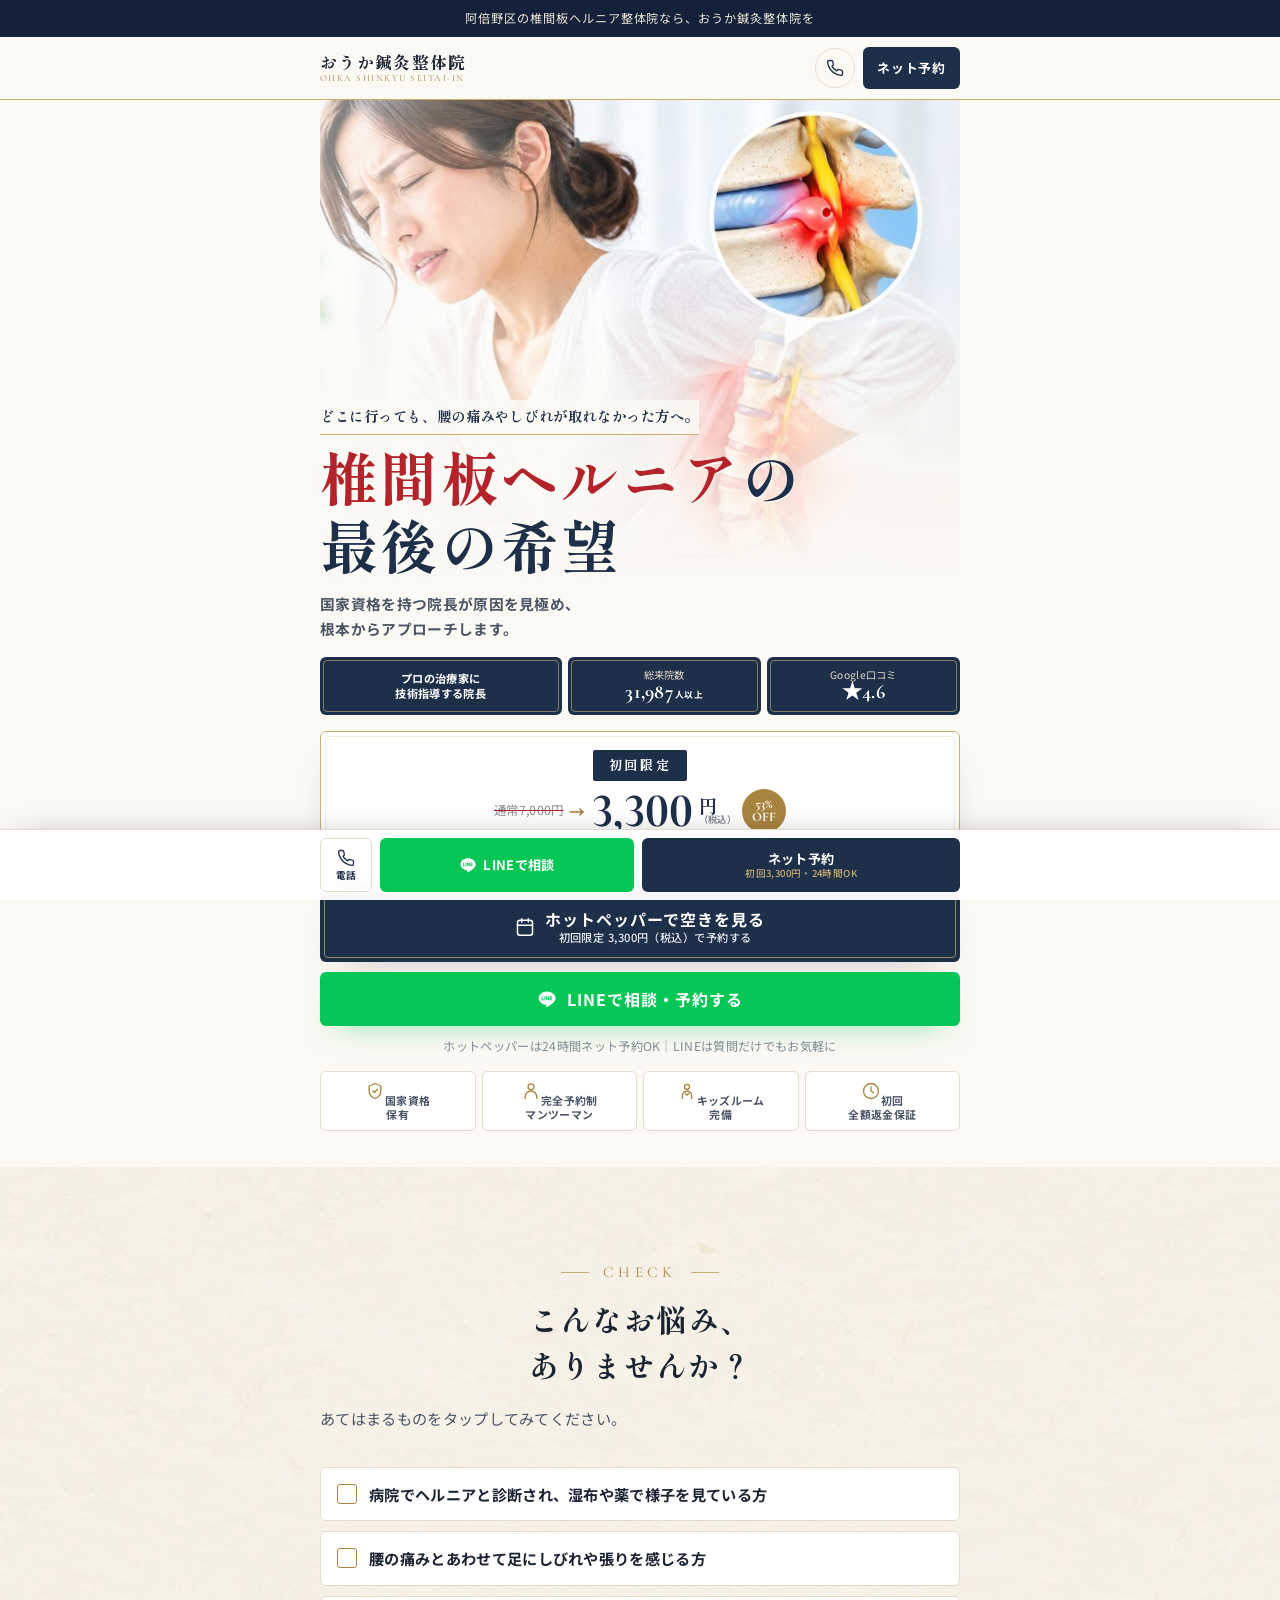
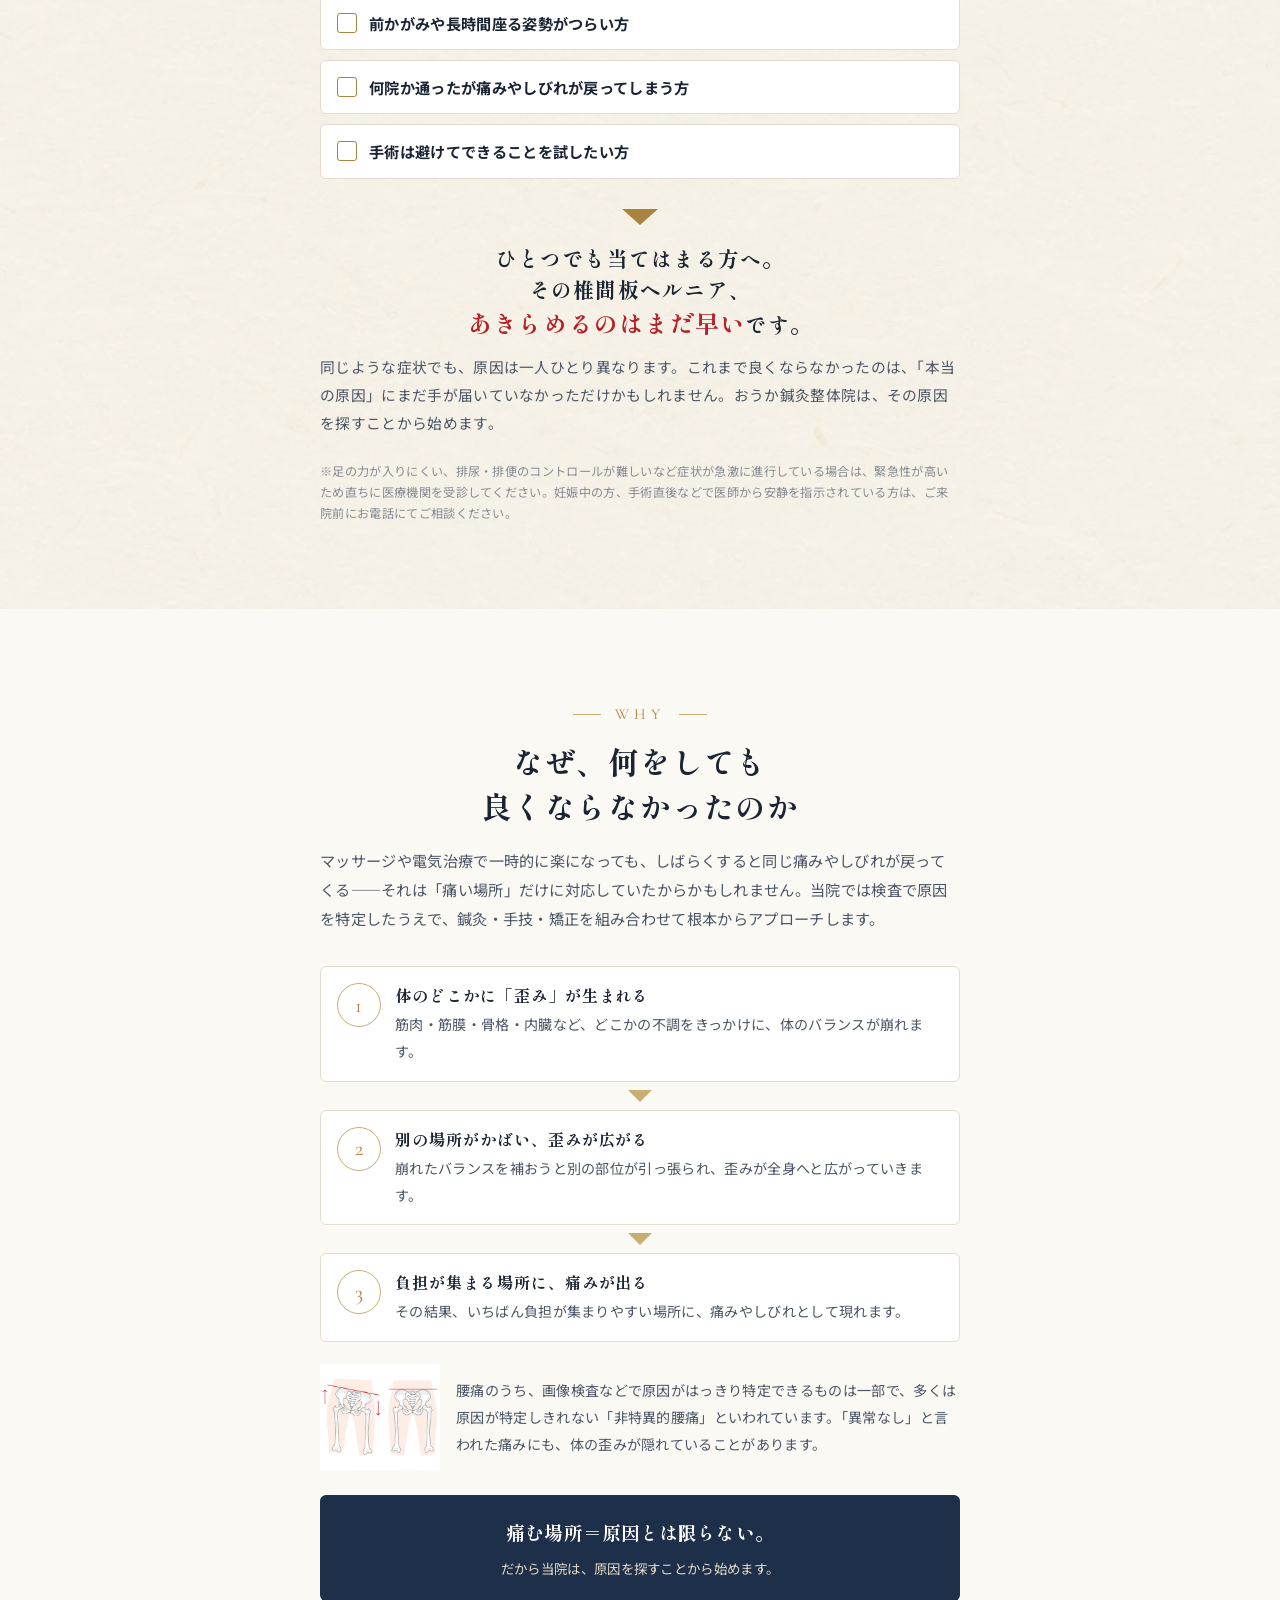
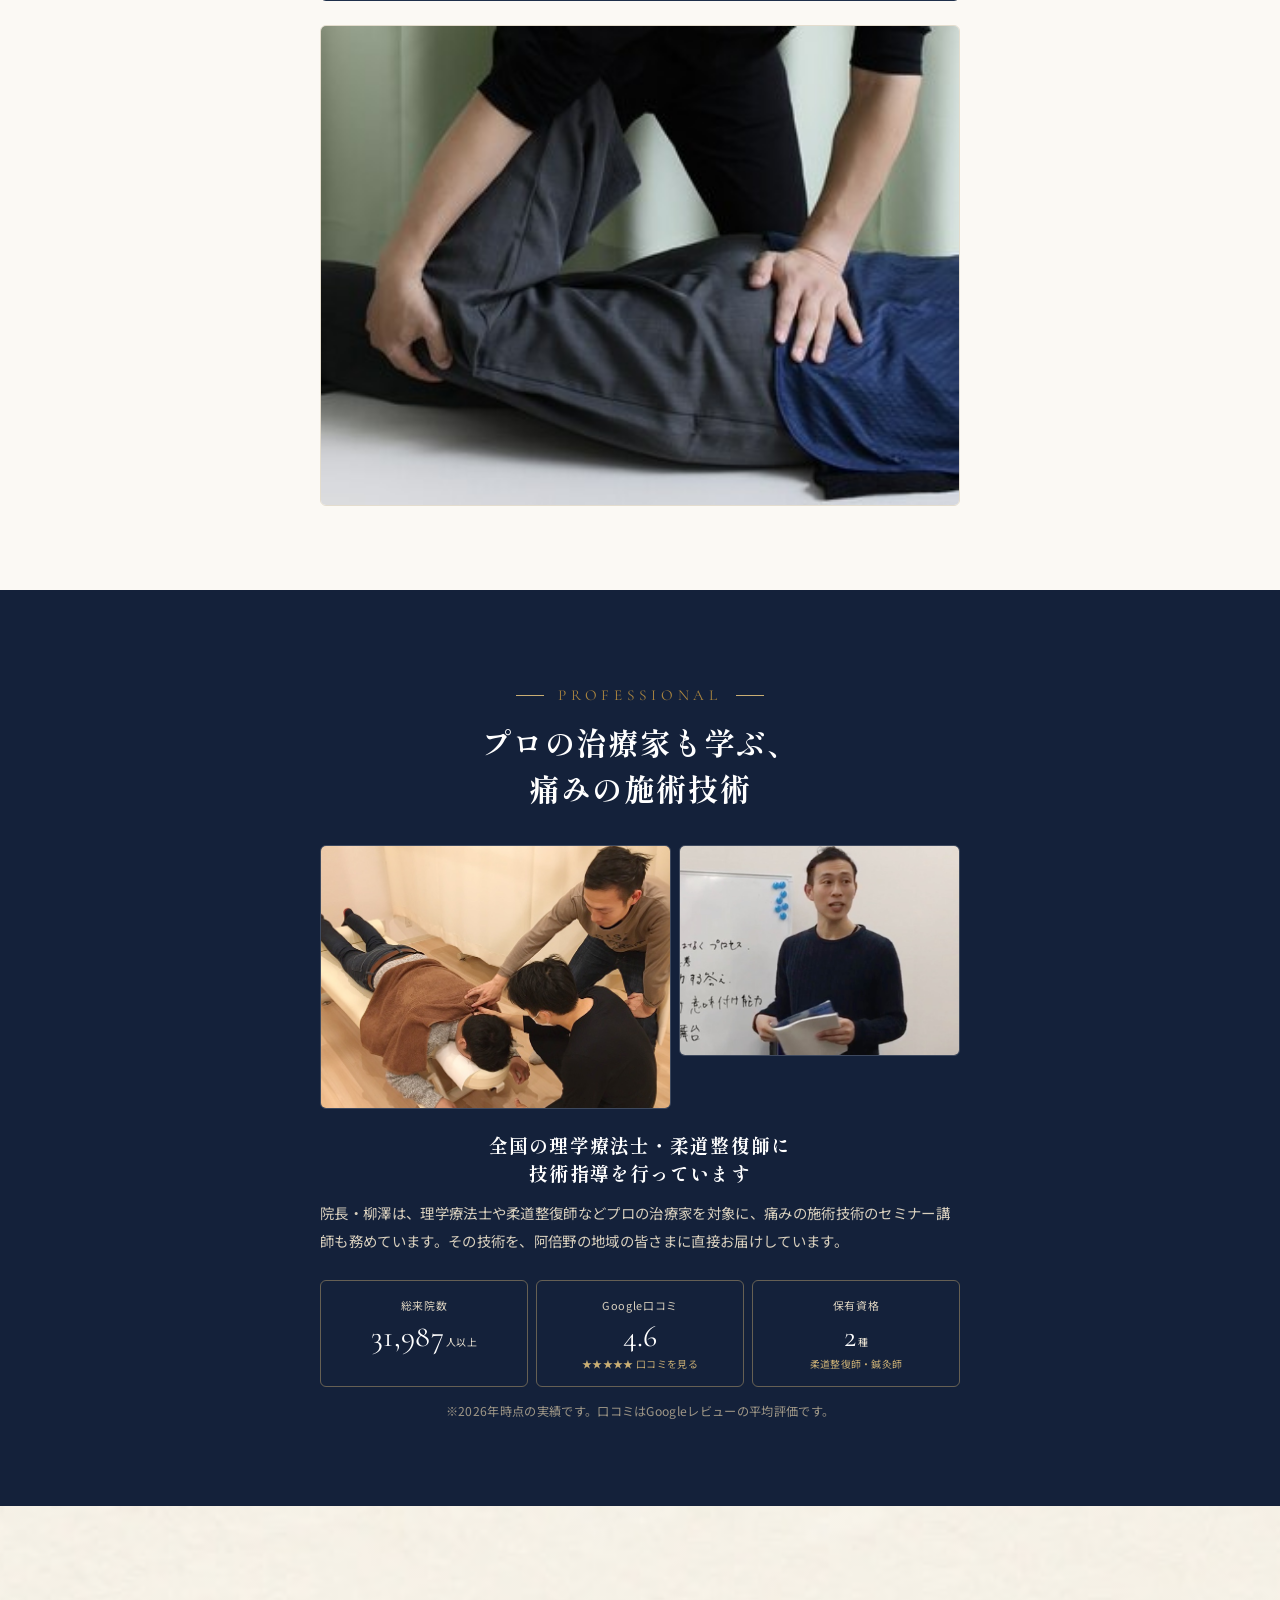
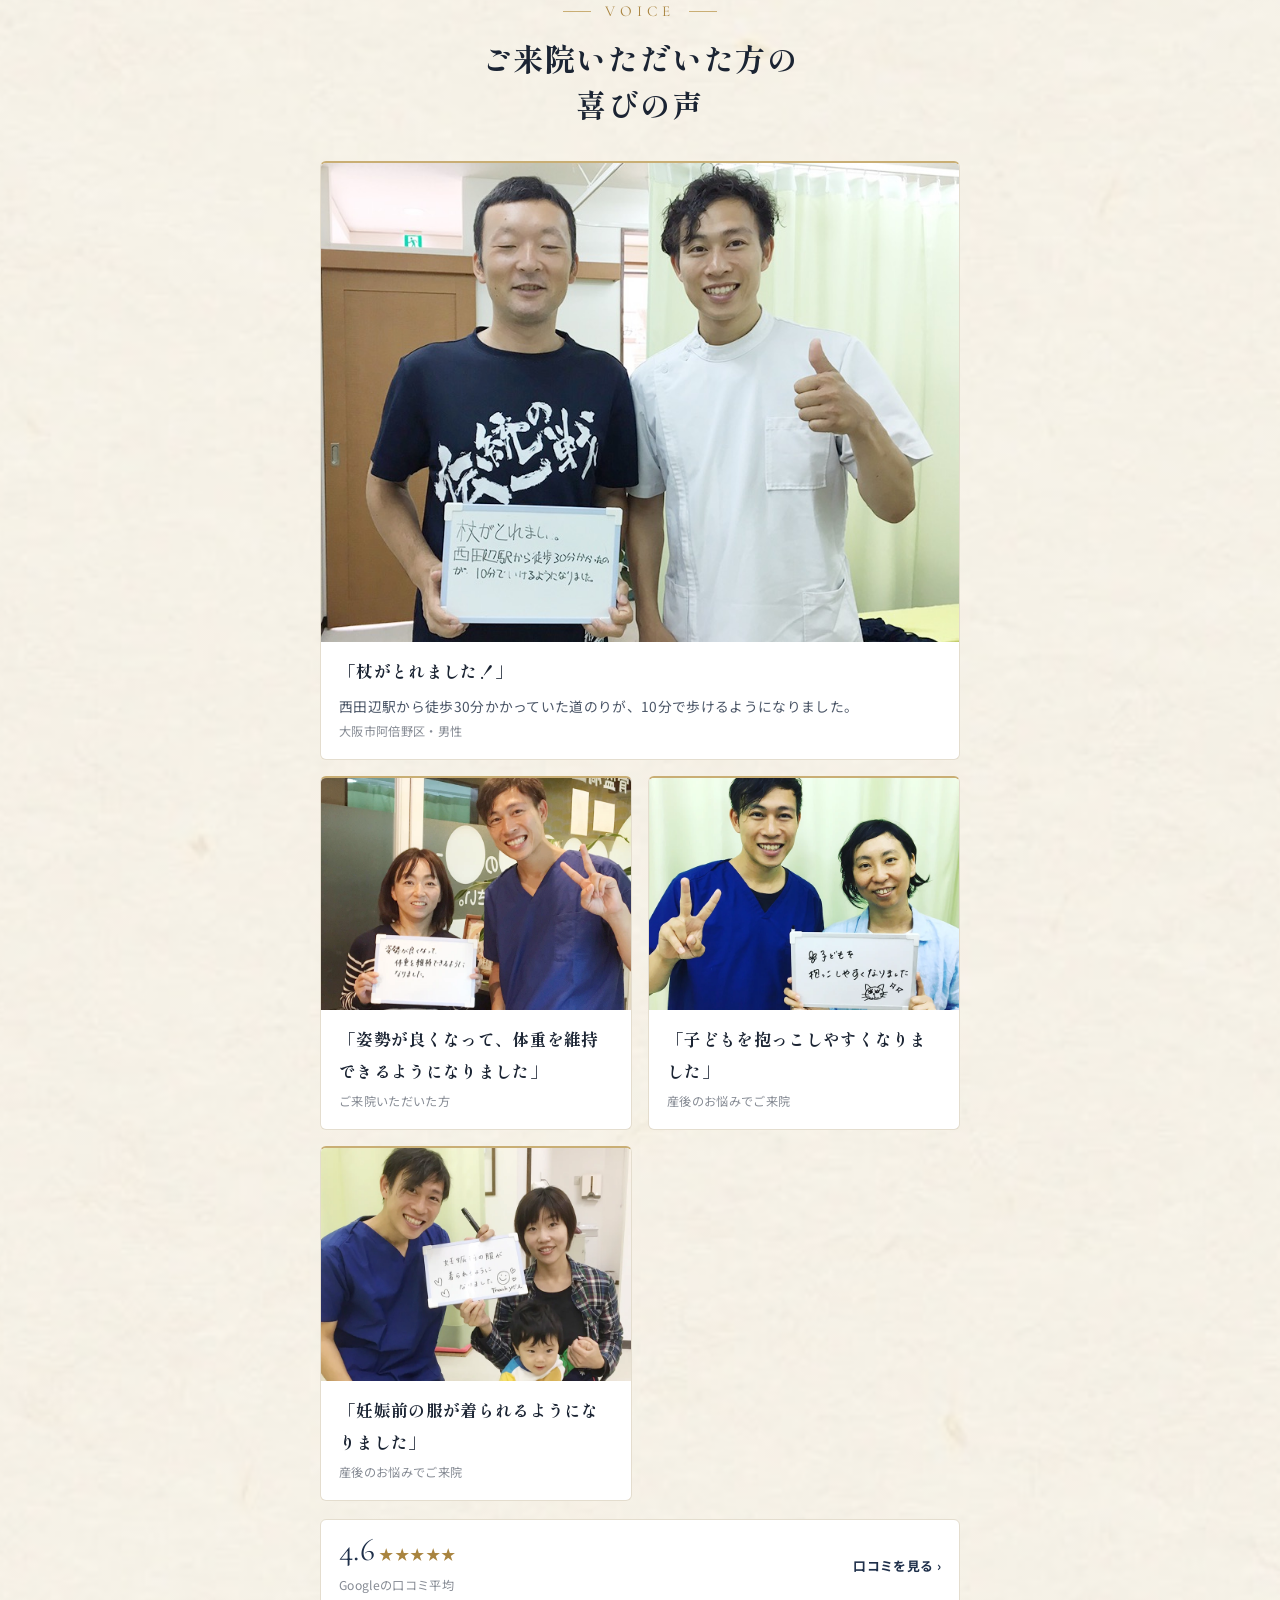
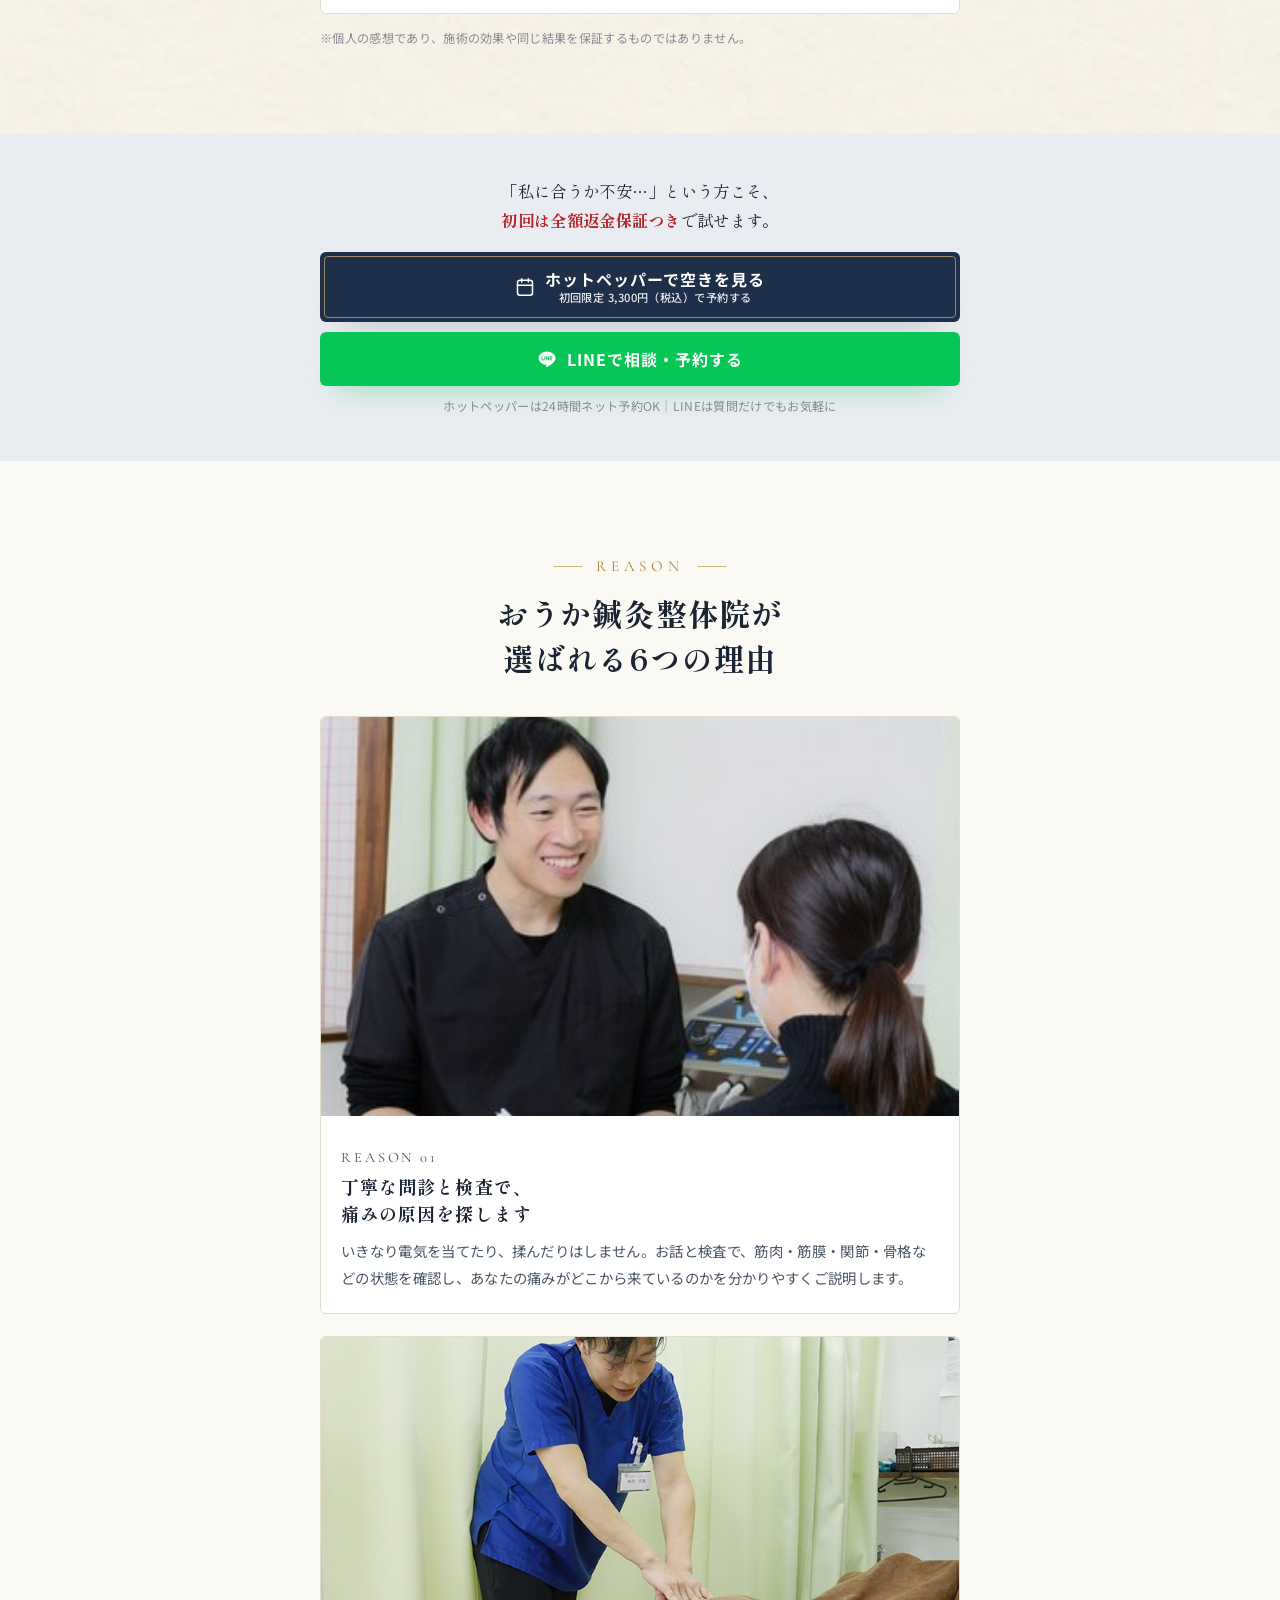
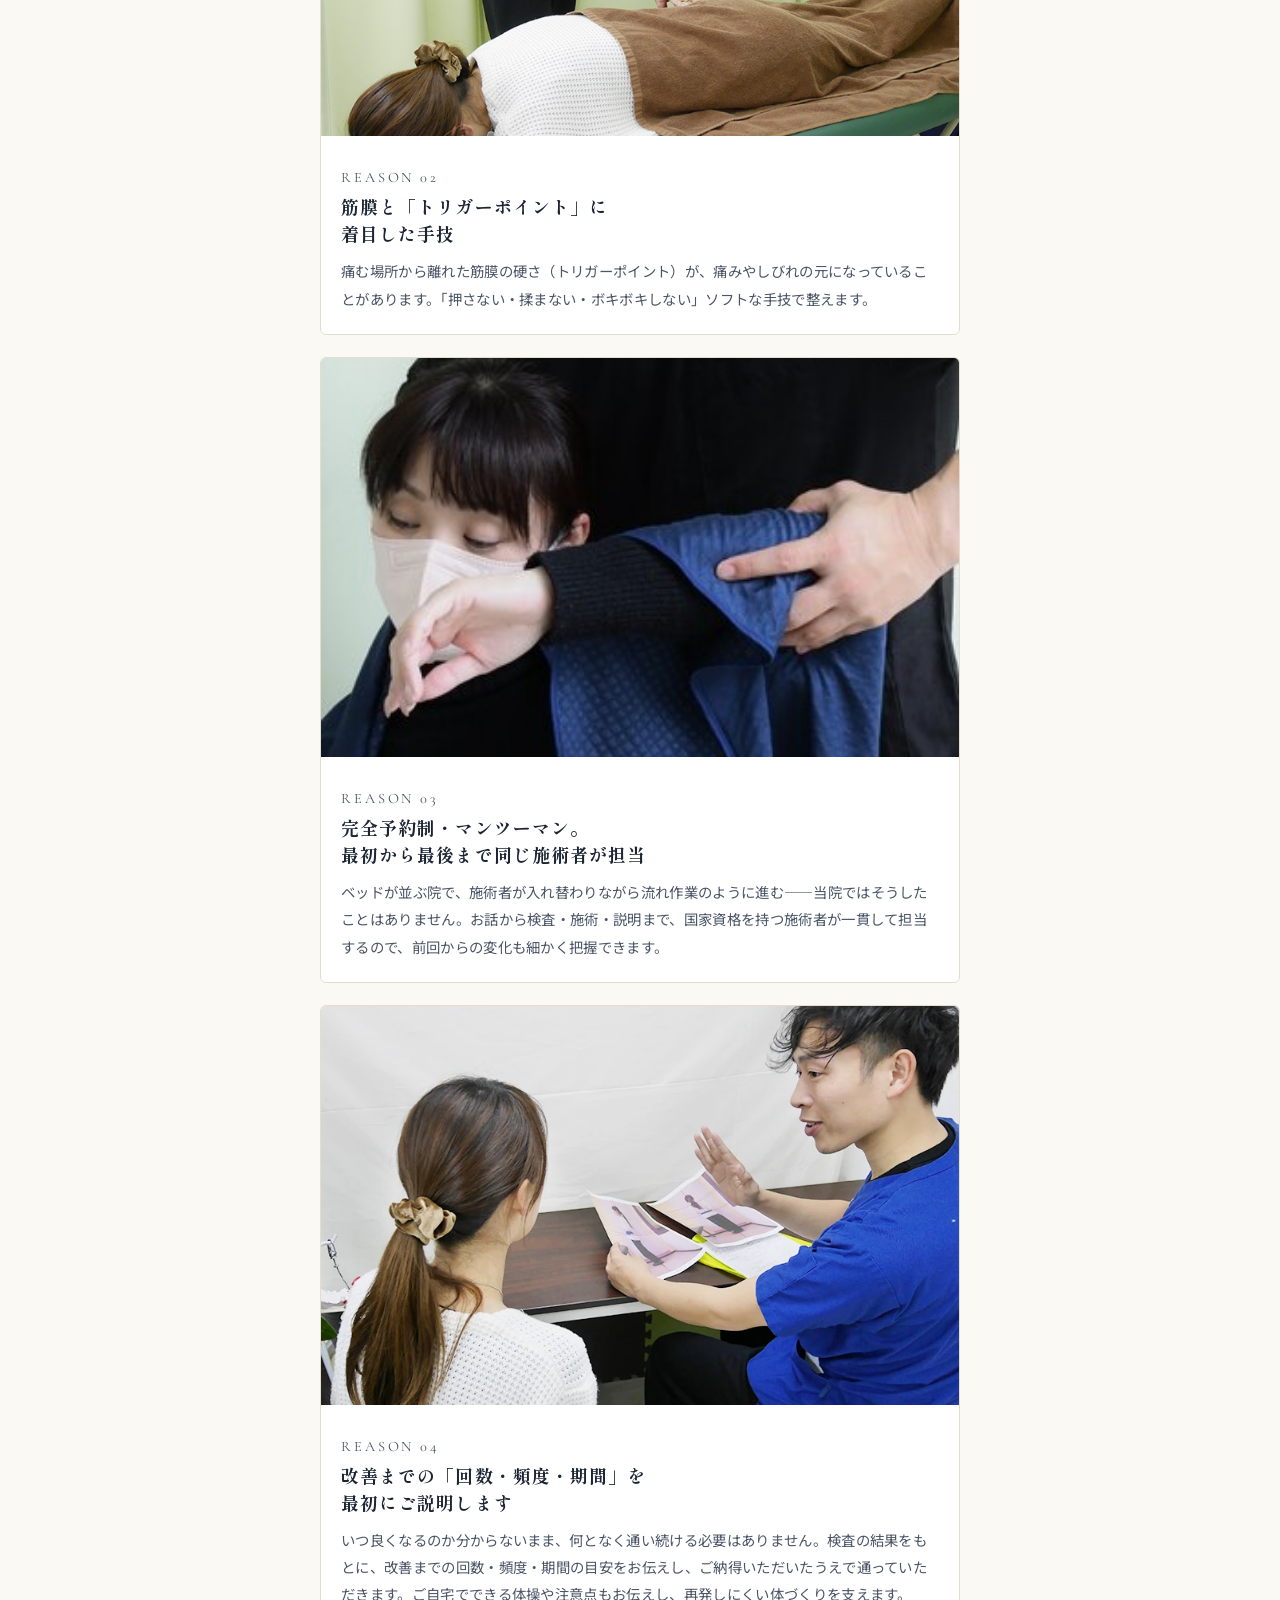
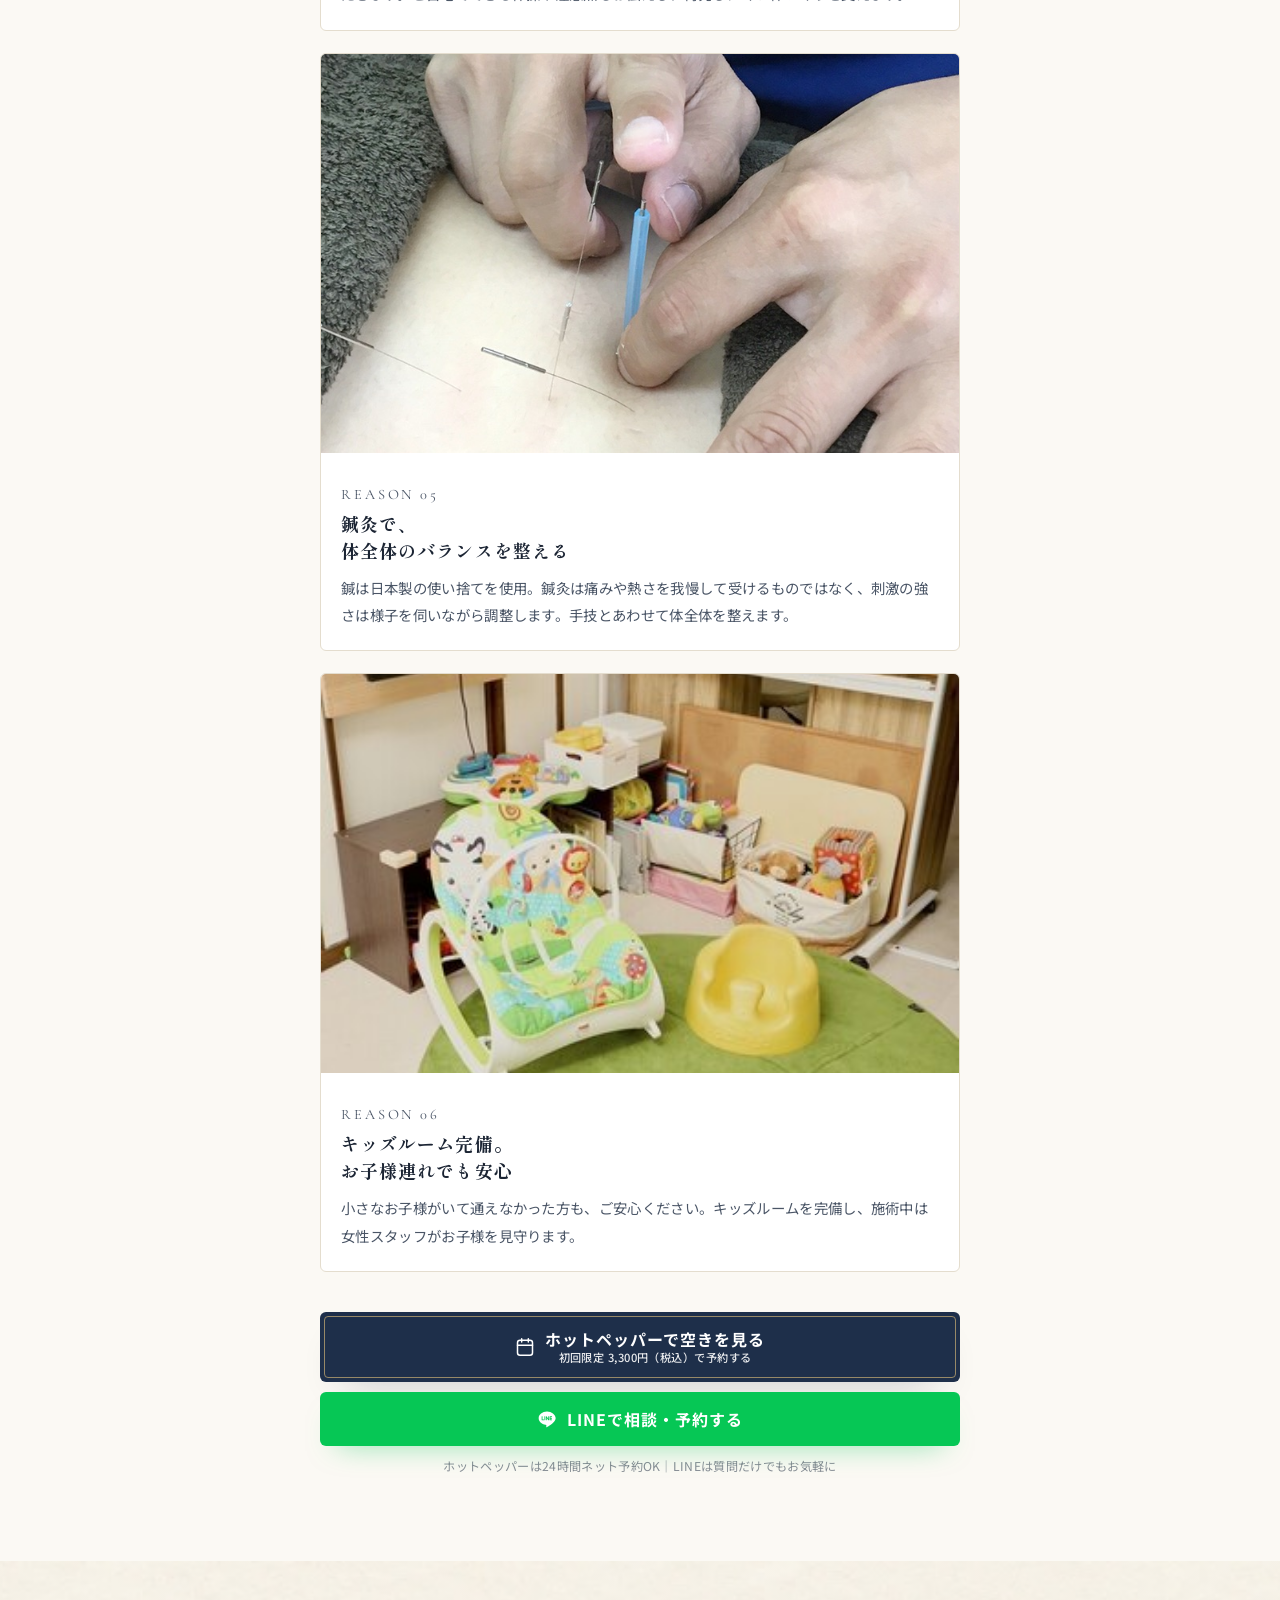
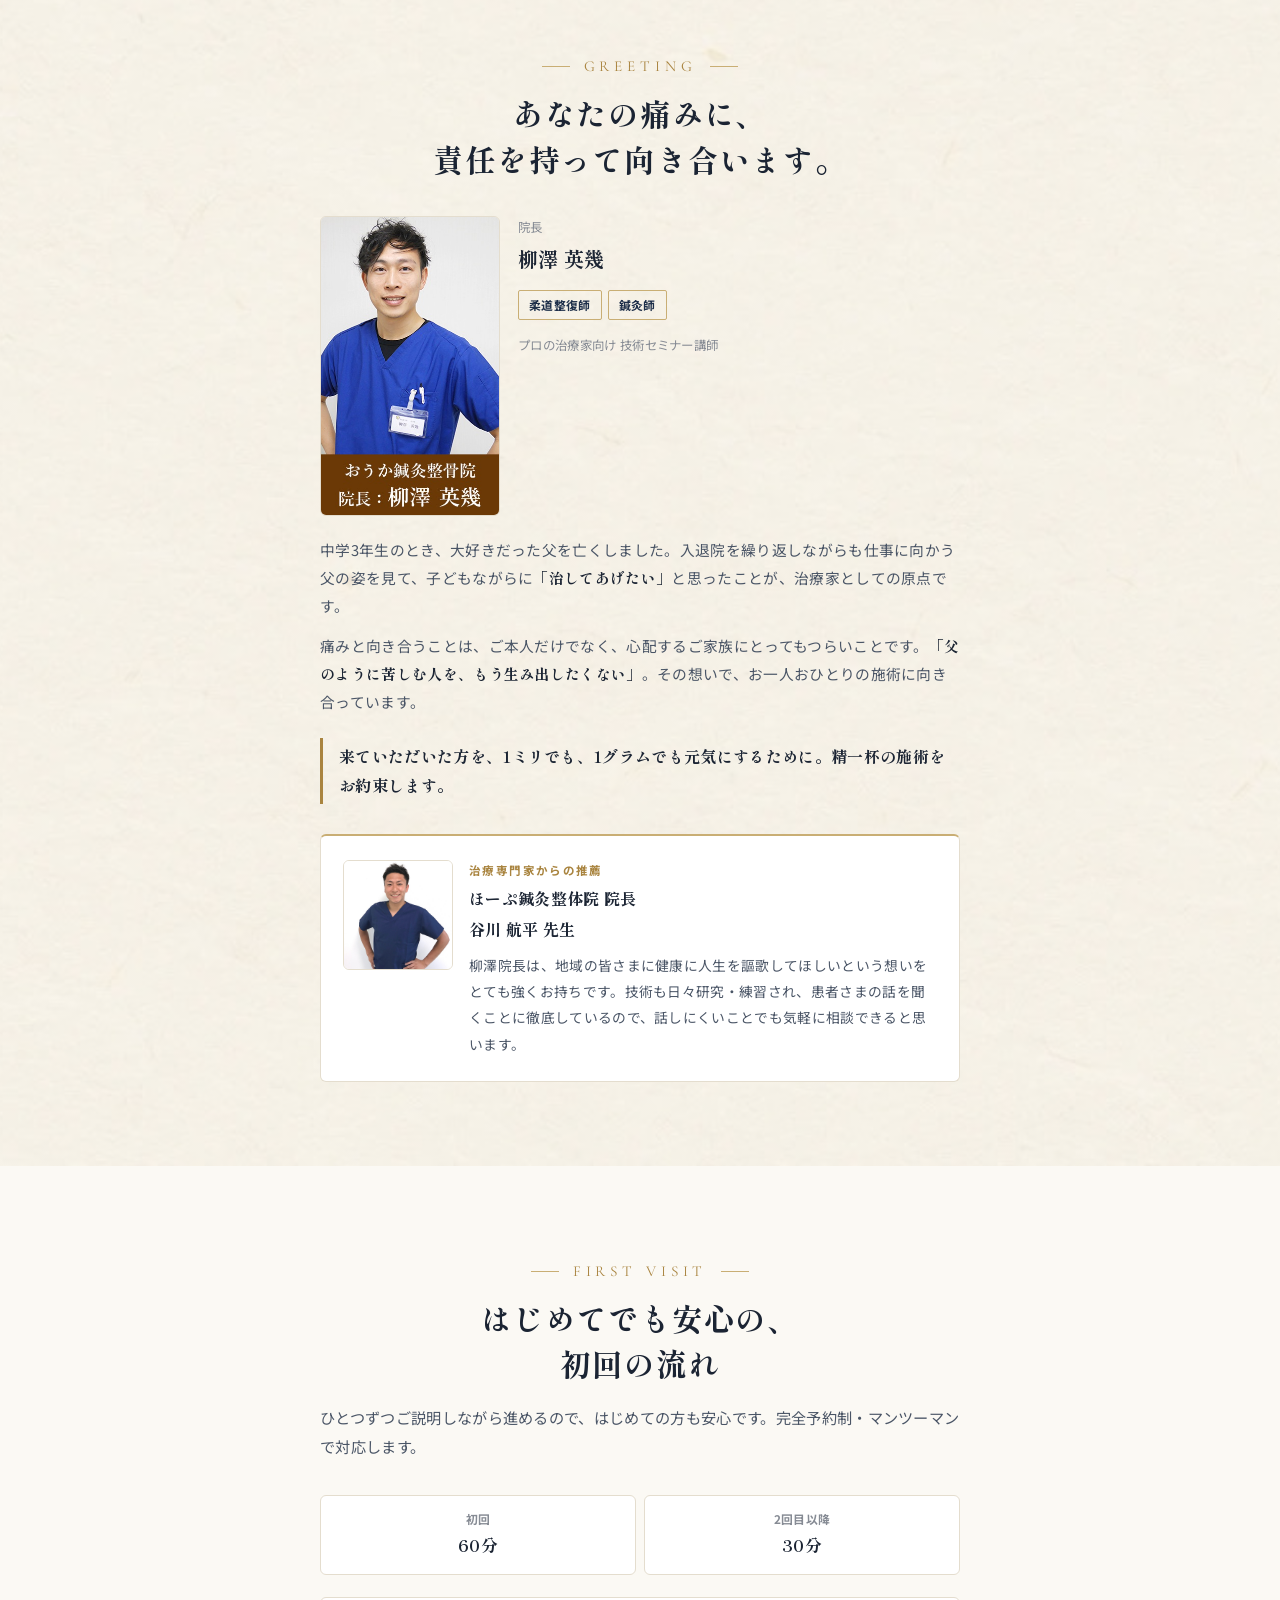
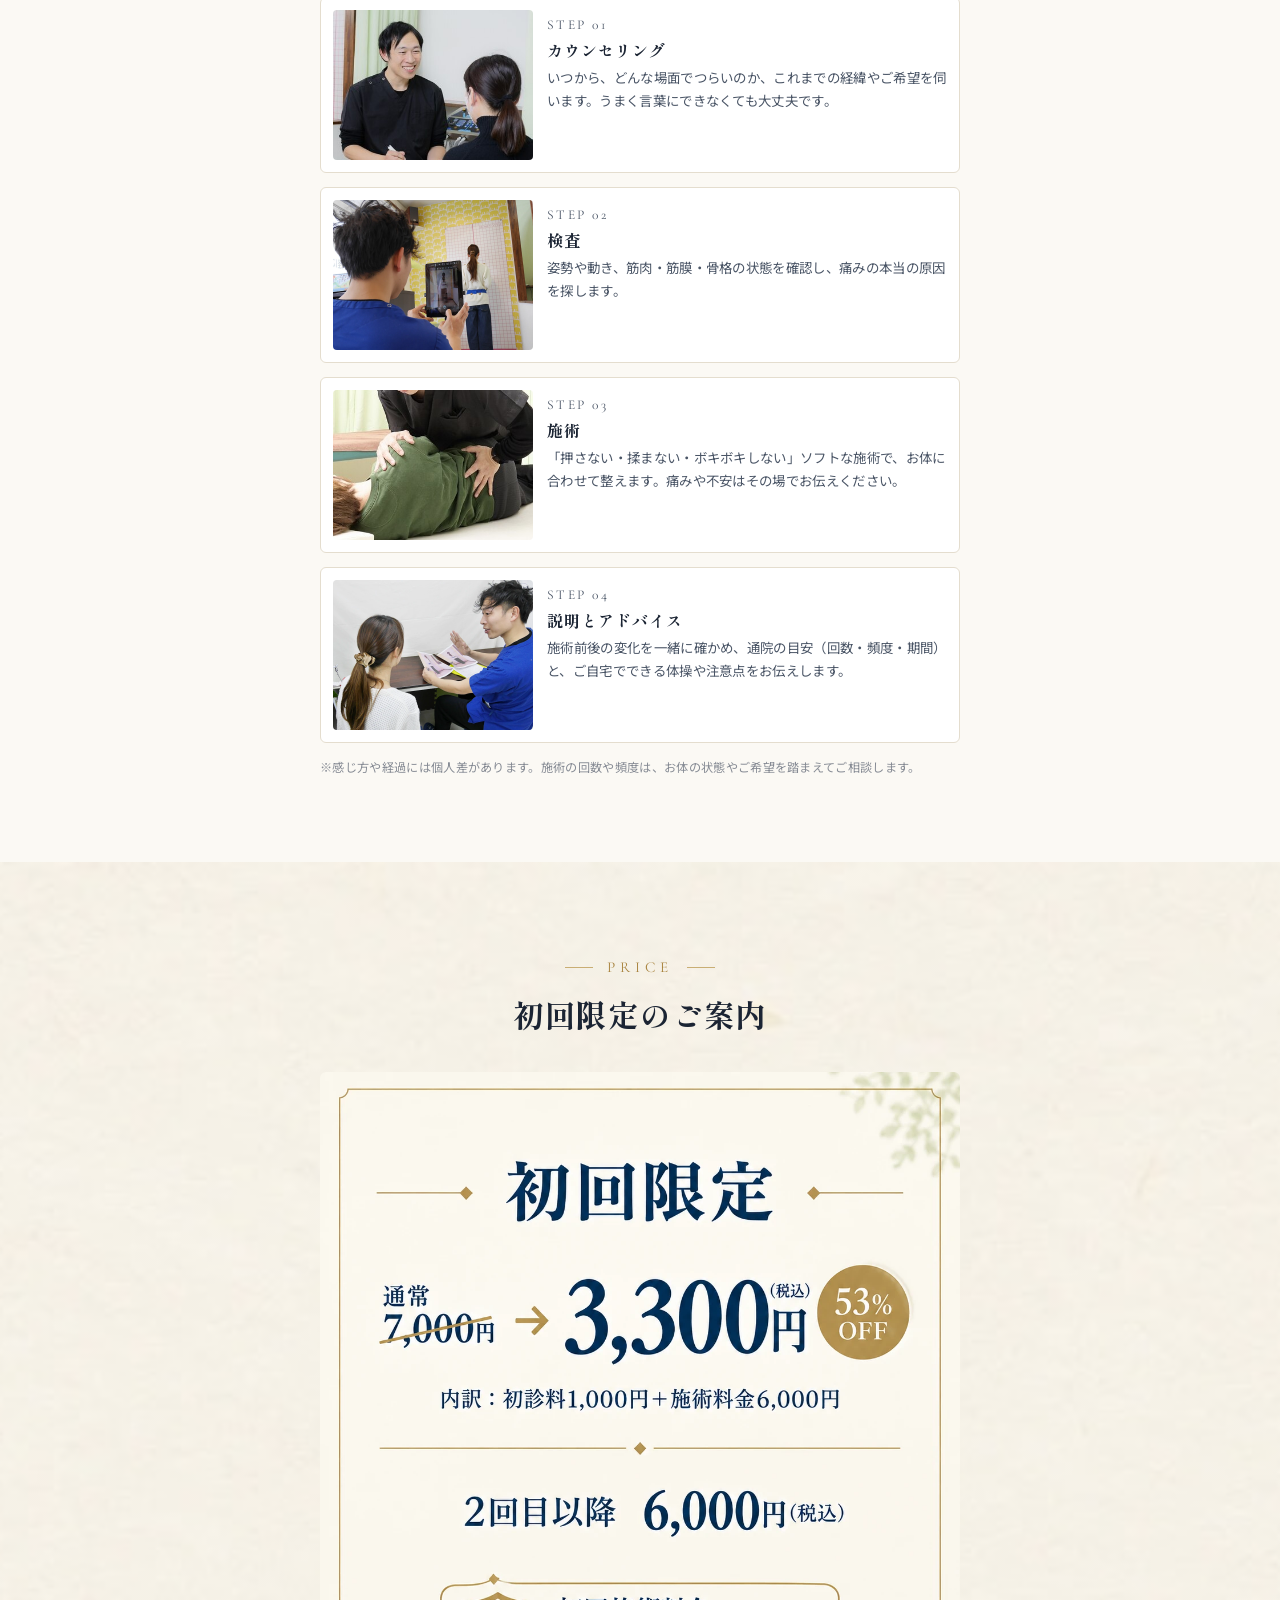
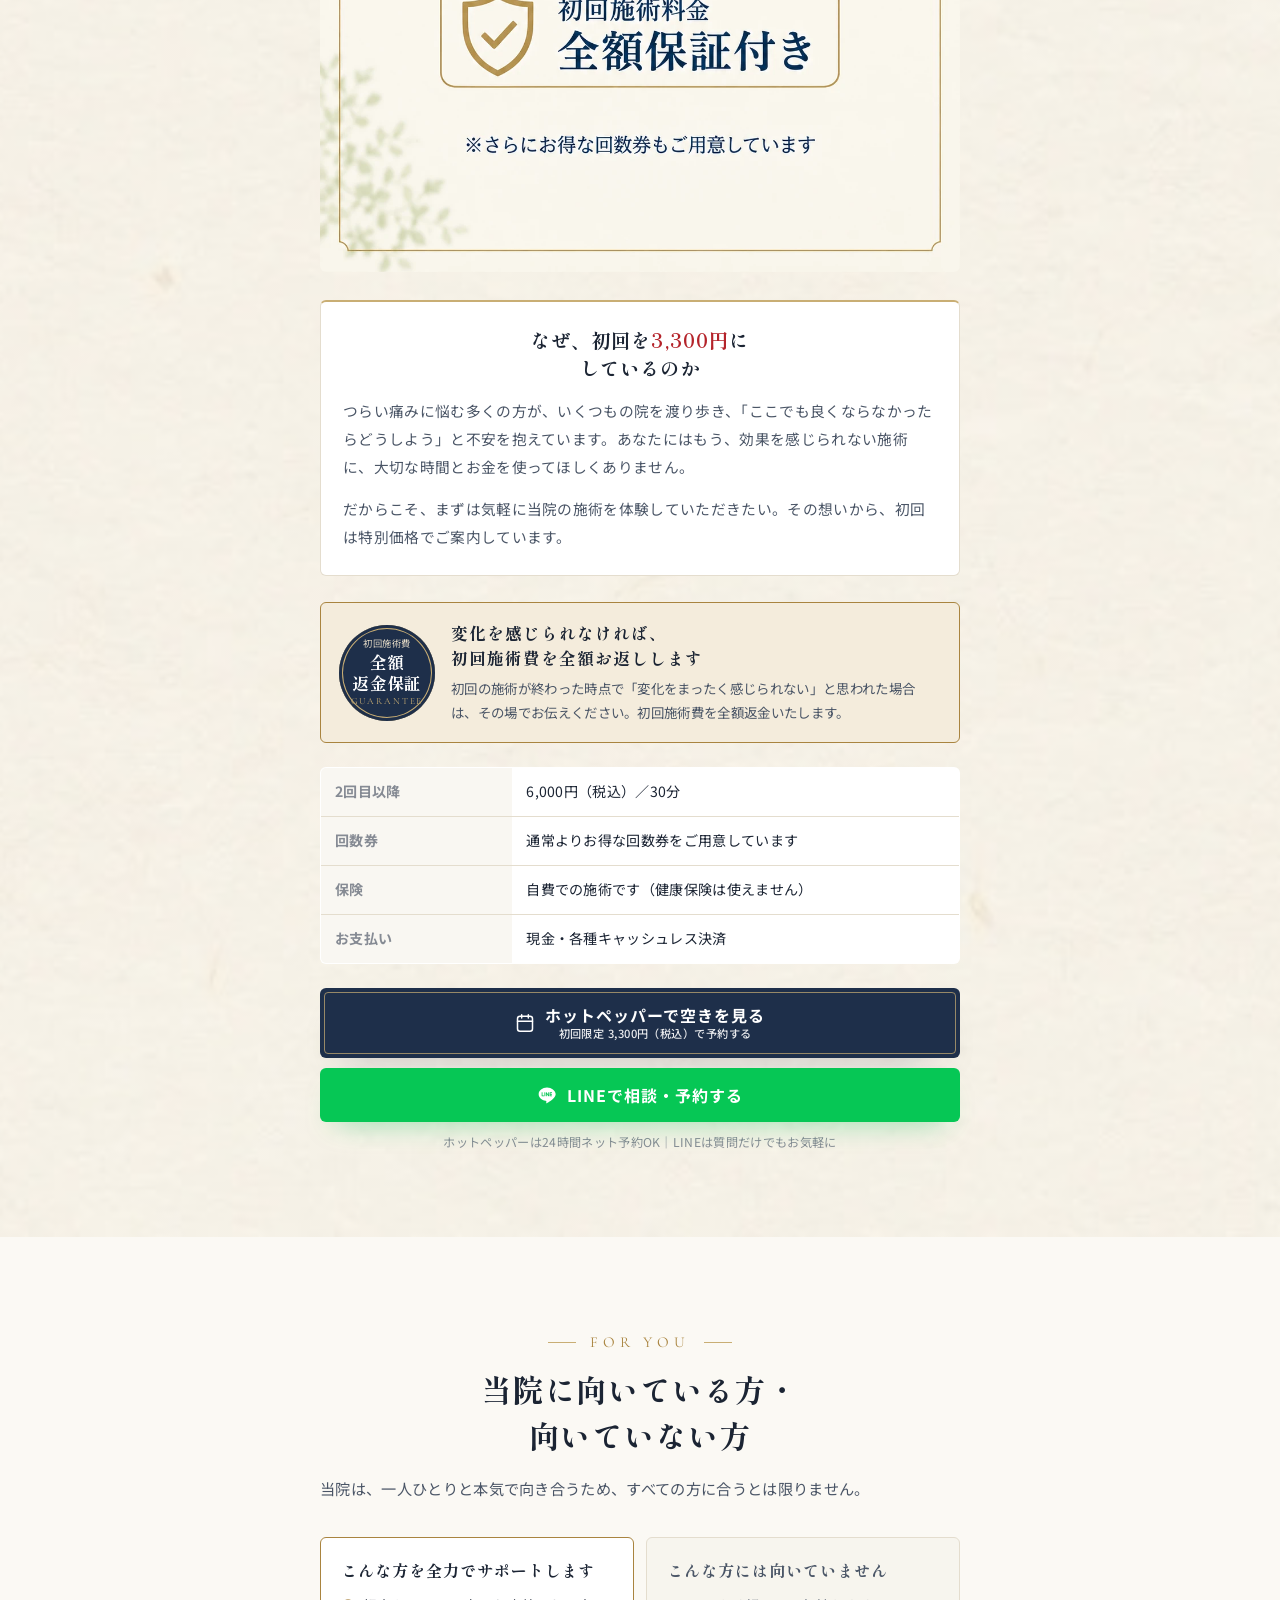
<file: herunia/index.html>
<!DOCTYPE html>
<html lang="ja">
<head>
<meta name="robots" content="noindex, nofollow">
<meta charset="utf-8">
<meta name="viewport" content="width=device-width, initial-scale=1">
<title>椎間板ヘルニア改善メニュー｜おうか鍼灸整体院</title>
<meta name="description" content="大阪市阿倍野区・おうか鍼灸整体院の椎間板ヘルニア改善メニュー。腰の痛みや足のしびれでお困りの方へ、根本からアプローチ。新規様限定価格でご案内中。ご予約はホットペッパービューティーから。">
<meta name="theme-color" content="#1E2F4A">
<meta property="og:title" content="椎間板ヘルニア改善メニュー｜おうか鍼灸整体院">
<meta property="og:description" content="大阪市阿倍野区・おうか鍼灸整体院の椎間板ヘルニア改善メニュー。腰の痛みや足のしびれでお困りの方へ、根本からアプローチ。新規様限定価格でご案内中。ご予約はホットペッパービューティーから。">
<meta property="og:type" content="website">

<link rel="preconnect" href="https://fonts.googleapis.com">
<link rel="preconnect" href="https://fonts.gstatic.com" crossorigin>
<link rel="stylesheet" href="https://fonts.googleapis.com/css2?family=Shippori+Mincho:wght@500;600;700;800&family=Noto+Sans+JP:wght@400;500;700&family=Cormorant+Garamond:wght@500;600;700&display=swap">
<link rel="stylesheet" href="../assets/lp.css">
</head>
<body class="">
<p class="topline">阿倍野区の椎間板ヘルニア整体院なら、おうか鍼灸整体院を</p>
<header class="site-header">
  <div class="wrap">
    <a href="#top" class="logo"><b>おうか鍼灸整体院</b><small>OHKA SHINKYU SEITAI-IN</small></a>
    <div class="head-actions">
      <a href="tel:0666219189" class="head-tel" aria-label="電話する"><svg viewBox="0 0 24 24" fill="none" stroke="currentColor" stroke-width="1.8" stroke-linecap="round" stroke-linejoin="round"><path d="M22 16.9v3a2 2 0 0 1-2.2 2 19.8 19.8 0 0 1-8.6-3.1 19.5 19.5 0 0 1-6-6 19.8 19.8 0 0 1-3.1-8.7A2 2 0 0 1 4.1 2h3a2 2 0 0 1 2 1.7c.1 1 .3 2 .6 2.9a2 2 0 0 1-.5 2.1L8 9.9a16 16 0 0 0 6 6l1.2-1.2a2 2 0 0 1 2.1-.5c.9.3 1.9.5 2.9.6a2 2 0 0 1 1.8 2Z"/></svg></a>
      <a href="https://beauty.hotpepper.jp/kr/slnH000785185/coupon/" target="_blank" rel="noopener" class="head-cta js-reserve">ネット予約</a>
    </div>
  </div>
</header>

<main id="top">
<section class="fv">
    <div class="fv-photo"><img src="../images/fv/herunia.jpg" fetchpriority="high" alt=""></div>
    <div class="wrap fv-copy">
      <p class="fv-lead">どこに行っても、腰の痛みやしびれが取れなかった方へ。</p>
      <h1 class="fv-title"><span class="red">椎間板ヘルニア</span>の<br>最後の希望</h1>
      <p class="fv-sub">国家資格を持つ院長が原因を見極め、<br>根本からアプローチします。</p>
      <ul class="fv-chips"><li><span>プロの治療家に<br>技術指導する院長</span></li><li><span>総来院数</span><b>31,987<small>人以上</small></b></li><li><span>Google口コミ</span><b>★4.6</b></li></ul>
      <div class="offer" id="offer">
        <div class="offer-bar"><p class="ob-label">初回限定</p><p class="ob-price"><s>通常7,000円</s><span class="ob-arrow">→</span><b class="num">3,300</b><span class="ob-yen">円<small>（税込）</small></span><span class="ob-off">53%<br>OFF</span></p><p class="ob-sub">初回 全額返金保証つき｜2回目以降 6,000円</p></div>
      <div class="cta-stack">
        <a href="https://beauty.hotpepper.jp/kr/slnH000785185/coupon/" target="_blank" rel="noopener" class="btn btn-reserve js-reserve"><svg viewBox="0 0 24 24" fill="none" stroke="currentColor" stroke-width="1.8" stroke-linecap="round" stroke-linejoin="round"><rect x="3" y="4" width="18" height="18" rx="3"/><path d="M16 2v4M8 2v4M3 10h18"/></svg><span class="btn-txt">ホットペッパーで空きを見る<small>初回限定 3,300円（税込）で予約する</small></span></a>
        <a href="https://lin.ee/Y1Ww8T6" target="_blank" rel="noopener" class="btn btn-line js-line"><svg viewBox="0 0 24 24" fill="currentColor"><path d="M12 3C6.5 3 2 6.6 2 11c0 3.9 3.5 7.2 8.3 7.9.3.1.8.2.9.5.1.3.1.7 0 1l-.1.9c0 .3-.2 1 .9.5s6-3.5 8.2-6.1c1.5-1.6 2.2-3.2 2.2-4.8C22 6.6 17.5 3 12 3Zm-4 10.6H6.1c-.3 0-.5-.2-.5-.5V9.3c0-.3.2-.5.5-.5s.5.2.5.5v3.3H8c.3 0 .5.2.5.5s-.2.5-.5.5Zm1.9-.5c0 .3-.2.5-.5.5s-.5-.2-.5-.5V9.3c0-.3.2-.5.5-.5s.5.2.5.5v3.8Zm4.6 0c0 .2-.1.4-.3.5h-.2c-.2 0-.3-.1-.4-.2l-1.9-2.6v2.3c0 .3-.2.5-.5.5s-.5-.2-.5-.5V9.3c0-.2.1-.4.3-.5h.2c.2 0 .3.1.4.2l1.9 2.6V9.3c0-.3.2-.5.5-.5s.5.2.5.5v3.8Zm3.1-2.4c.3 0 .5.2.5.5s-.2.5-.5.5h-1.4v.9h1.4c.3 0 .5.2.5.5s-.2.5-.5.5h-1.9c-.3 0-.5-.2-.5-.5V9.3c0-.3.2-.5.5-.5h1.9c.3 0 .5.2.5.5s-.2.5-.5.5h-1.4v.9h1.4Z"/></svg><span>LINEで相談・予約する</span></a>
      </div>
      <p class="cta-note">ホットペッパーは24時間ネット予約OK｜LINEは質問だけでもお気軽に</p>
        <ul class="offer-badges"><li><svg viewBox="0 0 24 24" fill="none" stroke="currentColor" stroke-width="1.6" stroke-linecap="round" stroke-linejoin="round"><path d="M12 3l7 3v6c0 4.5-3 7.5-7 9-4-1.5-7-4.5-7-9V6l7-3Z"/><path d="M9.5 12l1.8 1.8L15 10"/></svg>国家資格<br>保有</li><li><svg viewBox="0 0 24 24" fill="none" stroke="currentColor" stroke-width="1.6" stroke-linecap="round" stroke-linejoin="round"><circle cx="12" cy="7" r="3.5"/><path d="M5 21v-2a7 7 0 0 1 14 0v2"/></svg>完全予約制<br>マンツーマン</li><li><svg viewBox="0 0 24 24" fill="none" stroke="currentColor" stroke-width="1.6" stroke-linecap="round" stroke-linejoin="round"><circle cx="12" cy="7" r="3"/><path d="M6.5 21v-3.5a5.5 5.5 0 0 1 11 0V21"/><path d="M9.5 14.5 12 17l2.5-2.5"/></svg>キッズルーム<br>完備</li><li><svg viewBox="0 0 24 24" fill="none" stroke="currentColor" stroke-width="1.6" stroke-linecap="round" stroke-linejoin="round"><circle cx="12" cy="12" r="9"/><path d="M12 7v5l3 2"/></svg>初回<br>全額返金保証</li></ul>
      </div>
    </div>
  </section>

<section class="sec band" id="concern">
    <div class="wrap">
    <div class="sec-head">
      <p class="sec-en">Check</p>
      <h2>こんなお悩み、<br>ありませんか？</h2>
      <p class="lead">あてはまるものをタップしてみてください。</p>
    </div>
      <ul class="checks"><li>病院でヘルニアと診断され、湿布や薬で様子を見ている方</li><li>腰の痛みとあわせて足にしびれや張りを感じる方</li><li>前かがみや長時間座る姿勢がつらい方</li><li>何院か通ったが痛みやしびれが戻ってしまう方</li><li>手術は避けてできることを試したい方</li></ul>
      <div class="turn">
        <div class="turn-arrow"></div>
        <h3>ひとつでも当てはまる方へ。<br>その椎間板ヘルニア、<br><span class="red">あきらめるのはまだ早い</span>です。</h3>
        <p>同じような症状でも、原因は一人ひとり異なります。これまで良くならなかったのは、「本当の原因」にまだ手が届いていなかっただけかもしれません。おうか鍼灸整体院は、その原因を探すことから始めます。</p>
      </div>
      <p class="note mt-m">※足の力が入りにくい、排尿・排便のコントロールが難しいなど症状が急激に進行している場合は、緊急性が高いため直ちに医療機関を受診してください。妊娠中の方、手術直後などで医師から安静を指示されている方は、ご来院前にお電話にてご相談ください。</p>
    </div>
  </section>

<section class="sec" id="why">
    <div class="wrap">
    <div class="sec-head">
      <p class="sec-en">Why</p>
      <h2>なぜ、何をしても<br>良くならなかったのか</h2>
      <p class="lead">マッサージや電気治療で一時的に楽になっても、しばらくすると同じ痛みやしびれが戻ってくる――それは「痛い場所」だけに対応していたからかもしれません。当院では検査で原因を特定したうえで、鍼灸・手技・矯正を組み合わせて根本からアプローチします。</p>
    </div>
      <div class="cause-flow mt-m">
        <div class="cause-step reveal"><span class="n">1</span><div><h3>体のどこかに「歪み」が生まれる</h3><p>筋肉・筋膜・骨格・内臓など、どこかの不調をきっかけに、体のバランスが崩れます。</p></div></div>
        <div class="cause-arrow" aria-hidden="true"></div>
        <div class="cause-step reveal"><span class="n">2</span><div><h3>別の場所がかばい、歪みが広がる</h3><p>崩れたバランスを補おうと別の部位が引っ張られ、歪みが全身へと広がっていきます。</p></div></div>
        <div class="cause-arrow" aria-hidden="true"></div>
        <div class="cause-step reveal"><span class="n">3</span><div><h3>負担が集まる場所に、痛みが出る</h3><p>その結果、いちばん負担が集まりやすい場所に、痛みやしびれとして現れます。</p></div></div>
      </div>
      <div class="cause-fig">
        <img src="../images/hp/why_img002.jpg" width="360" height="320" loading="lazy" alt="骨盤の傾きのイメージ図">
        <p>腰痛のうち、画像検査などで原因がはっきり特定できるものは一部で、多くは原因が特定しきれない「非特異的腰痛」といわれています。「異常なし」と言われた痛みにも、体の歪みが隠れていることがあります。</p>
      </div>
      <div class="key reveal"><b>痛む場所＝原因とは限らない。</b><span>だから当院は、原因を探すことから始めます。</span></div>
      <figure class="photo mt-m reveal"><img src="../images/hpb/lowback1.jpg" loading="lazy" alt="腰・骨盤まわりの施術"></figure>
    </div>
  </section>

<section class="sec dark" id="professional">
    <div class="wrap">
    <div class="sec-head">
      <p class="sec-en">Professional</p>
      <h2>プロの治療家も学ぶ、<br>痛みの施術技術</h2>
    </div>
      <div class="auth-photos reveal">
        <div class="photo"><img src="../images/hp/seminar01.jpg" width="800" height="533" loading="lazy" alt="治療家向けセミナーで院長が施術を指導している様子"></div>
        <div class="photo"><img src="../images/hp/seminar02.jpg" width="800" height="533" loading="lazy" alt="セミナーで講師を務める院長"></div>
      </div>
      <div class="auth-copy">
        <h3>全国の理学療法士・柔道整復師に<br>技術指導を行っています</h3>
        <p>院長・柳澤は、理学療法士や柔道整復師などプロの治療家を対象に、痛みの施術技術のセミナー講師も務めています。その技術を、阿倍野の地域の皆さまに直接お届けしています。</p>
      </div>
      <div class="stats">
        <div class="stat"><p class="stat-label">総来院数</p><p class="stat-num">31,987<small>人以上</small></p></div>
        <div class="stat"><a href="https://maps.app.goo.gl/wEtdczeHVXq5hBLx5" target="_blank" rel="noopener"><p class="stat-label">Google口コミ</p><p class="stat-num">4.6</p><p class="stat-sub">★★★★★ 口コミを見る</p></a></div>
        <div class="stat"><p class="stat-label">保有資格</p><p class="stat-num">2<small>種</small></p><p class="stat-sub">柔道整復師・鍼灸師</p></div>
      </div>
      <p class="note mt-s center" style="color:#9F9787;">※2026年時点の実績です。口コミはGoogleレビューの平均評価です。</p>
    </div>
  </section>

<section class="sec band" id="voice">
    <div class="wrap">
    <div class="sec-head">
      <p class="sec-en">Voice</p>
      <h2>ご来院いただいた方の<br>喜びの声</h2>
    </div>
      <div class="voice-list">
        <figure class="voice reveal"><img src="../images/hp/voice001.jpg" width="800" height="600" loading="lazy" alt="ご来院いただいた方と院長の写真。ボードに「杖がとれました！」">
          <figcaption><p class="v-title">「杖がとれました！」</p><p class="note" style="color:var(--ink-soft);font-size:.86rem;margin-top:6px;">西田辺駅から徒歩30分かかっていた道のりが、10分で歩けるようになりました。</p><p class="v-who">大阪市阿倍野区・男性</p></figcaption></figure>
        <figure class="voice reveal"><img src="../images/voice-posture.webp" width="800" height="600" loading="lazy" alt="ご来院いただいた方と院長の写真。ボードに「姿勢が良くなって、体重を維持できるようになりました」">
          <figcaption><p class="v-title">「姿勢が良くなって、体重を維持できるようになりました」</p><p class="v-who">ご来院いただいた方</p></figcaption></figure>
        <figure class="voice reveal"><img src="../images/voice-holding.webp" width="800" height="600" loading="lazy" alt="ご来院いただいた方と院長の写真。ボードに「子どもを抱っこしやすくなりました」">
          <figcaption><p class="v-title">「子どもを抱っこしやすくなりました」</p><p class="v-who">産後のお悩みでご来院</p></figcaption></figure>
        <figure class="voice reveal"><img src="../images/voice-clothes.webp" width="800" height="600" loading="lazy" alt="ご来院いただいた方と院長の写真。ボードに「妊娠前の服が着られるようになりました」">
          <figcaption><p class="v-title">「妊娠前の服が着られるようになりました」</p><p class="v-who">産後のお悩みでご来院</p></figcaption></figure>
      </div>
      <a class="review" href="https://maps.app.goo.gl/wEtdczeHVXq5hBLx5" target="_blank" rel="noopener"><span><span class="score">4.6</span> <span class="stars">★★★★★</span><br><span class="note">Googleの口コミ平均</span></span><span class="go">口コミを見る ›</span></a>
      <p class="note mt-s">※個人の感想であり、施術の効果や同じ結果を保証するものではありません。</p>
    </div>
  </section>

<section class="sec mid-cta">
    <div class="wrap">
      <p class="mid-lead">「私に合うか不安…」という方こそ、<br><b>初回は全額返金保証つき</b>で試せます。</p>
      <div class="cta-stack">
        <a href="https://beauty.hotpepper.jp/kr/slnH000785185/coupon/" target="_blank" rel="noopener" class="btn btn-reserve js-reserve"><svg viewBox="0 0 24 24" fill="none" stroke="currentColor" stroke-width="1.8" stroke-linecap="round" stroke-linejoin="round"><rect x="3" y="4" width="18" height="18" rx="3"/><path d="M16 2v4M8 2v4M3 10h18"/></svg><span class="btn-txt">ホットペッパーで空きを見る<small>初回限定 3,300円（税込）で予約する</small></span></a>
        <a href="https://lin.ee/Y1Ww8T6" target="_blank" rel="noopener" class="btn btn-line js-line"><svg viewBox="0 0 24 24" fill="currentColor"><path d="M12 3C6.5 3 2 6.6 2 11c0 3.9 3.5 7.2 8.3 7.9.3.1.8.2.9.5.1.3.1.7 0 1l-.1.9c0 .3-.2 1 .9.5s6-3.5 8.2-6.1c1.5-1.6 2.2-3.2 2.2-4.8C22 6.6 17.5 3 12 3Zm-4 10.6H6.1c-.3 0-.5-.2-.5-.5V9.3c0-.3.2-.5.5-.5s.5.2.5.5v3.3H8c.3 0 .5.2.5.5s-.2.5-.5.5Zm1.9-.5c0 .3-.2.5-.5.5s-.5-.2-.5-.5V9.3c0-.3.2-.5.5-.5s.5.2.5.5v3.8Zm4.6 0c0 .2-.1.4-.3.5h-.2c-.2 0-.3-.1-.4-.2l-1.9-2.6v2.3c0 .3-.2.5-.5.5s-.5-.2-.5-.5V9.3c0-.2.1-.4.3-.5h.2c.2 0 .3.1.4.2l1.9 2.6V9.3c0-.3.2-.5.5-.5s.5.2.5.5v3.8Zm3.1-2.4c.3 0 .5.2.5.5s-.2.5-.5.5h-1.4v.9h1.4c.3 0 .5.2.5.5s-.2.5-.5.5h-1.9c-.3 0-.5-.2-.5-.5V9.3c0-.3.2-.5.5-.5h1.9c.3 0 .5.2.5.5s-.2.5-.5.5h-1.4v.9h1.4Z"/></svg><span>LINEで相談・予約する</span></a>
      </div>
      <p class="cta-note">ホットペッパーは24時間ネット予約OK｜LINEは質問だけでもお気軽に</p>
    </div>
  </section>

<section class="sec" id="reason">
    <div class="wrap">
    <div class="sec-head">
      <p class="sec-en">Reason</p>
      <h2>おうか鍼灸整体院が<br>選ばれる6つの理由</h2>
    </div>
      <div class="reasons">
        <article class="reason reveal">
          <div class="photo"><img src="../images/hpb/counseling.jpg" width="800" height="600" loading="lazy" alt=""></div>
          <div class="reason-body"><p class="reason-no">REASON 01</p><h3>丁寧な問診と検査で、<br>痛みの原因を探します</h3><p>いきなり電気を当てたり、揉んだりはしません。お話と検査で、筋肉・筋膜・関節・骨格などの状態を確認し、あなたの痛みがどこから来ているのかを分かりやすくご説明します。</p></div>
        </article>
        <article class="reason reveal">
          <div class="photo"><img src="../images/hp/reason02.jpg" width="800" height="600" loading="lazy" alt=""></div>
          <div class="reason-body"><p class="reason-no">REASON 02</p><h3>筋膜と「トリガーポイント」に<br>着目した手技</h3><p>痛む場所から離れた筋膜の硬さ（トリガーポイント）が、痛みやしびれの元になっていることがあります。「押さない・揉まない・ボキボキしない」ソフトな手技で整えます。</p></div>
        </article>
        <article class="reason reveal">
          <div class="photo"><img src="../images/hpb/ordermade.jpg" width="800" height="600" loading="lazy" alt=""></div>
          <div class="reason-body"><p class="reason-no">REASON 03</p><h3>完全予約制・マンツーマン。<br>最初から最後まで同じ施術者が担当</h3><p>ベッドが並ぶ院で、施術者が入れ替わりながら流れ作業のように進む――当院ではそうしたことはありません。お話から検査・施術・説明まで、国家資格を持つ施術者が一貫して担当するので、前回からの変化も細かく把握できます。</p></div>
        </article>
        <article class="reason reveal">
          <div class="photo"><img src="../images/step-advice-photo.webp" width="800" height="600" loading="lazy" alt=""></div>
          <div class="reason-body"><p class="reason-no">REASON 04</p><h3>改善までの「回数・頻度・期間」を<br>最初にご説明します</h3><p>いつ良くなるのか分からないまま、何となく通い続ける必要はありません。検査の結果をもとに、改善までの回数・頻度・期間の目安をお伝えし、ご納得いただいたうえで通っていただきます。ご自宅でできる体操や注意点もお伝えし、再発しにくい体づくりを支えます。</p></div>
        </article>
        <article class="reason reveal">
          <div class="photo"><img src="../images/hp/reason05.jpg" width="800" height="600" loading="lazy" alt=""></div>
          <div class="reason-body"><p class="reason-no">REASON 05</p><h3>鍼灸で、<br>体全体のバランスを整える</h3><p>鍼は日本製の使い捨てを使用。鍼灸は痛みや熱さを我慢して受けるものではなく、刺激の強さは様子を伺いながら調整します。手技とあわせて体全体を整えます。</p></div>
        </article>
        <article class="reason reveal">
          <div class="photo"><img src="../images/hpb/kids.jpg" width="800" height="600" loading="lazy" alt=""></div>
          <div class="reason-body"><p class="reason-no">REASON 06</p><h3>キッズルーム完備。<br>お子様連れでも安心</h3><p>小さなお子様がいて通えなかった方も、ご安心ください。キッズルームを完備し、施術中は女性スタッフがお子様を見守ります。</p></div>
        </article>
      </div>
      <div class="mt-l">
      <div class="cta-stack">
        <a href="https://beauty.hotpepper.jp/kr/slnH000785185/coupon/" target="_blank" rel="noopener" class="btn btn-reserve js-reserve"><svg viewBox="0 0 24 24" fill="none" stroke="currentColor" stroke-width="1.8" stroke-linecap="round" stroke-linejoin="round"><rect x="3" y="4" width="18" height="18" rx="3"/><path d="M16 2v4M8 2v4M3 10h18"/></svg><span class="btn-txt">ホットペッパーで空きを見る<small>初回限定 3,300円（税込）で予約する</small></span></a>
        <a href="https://lin.ee/Y1Ww8T6" target="_blank" rel="noopener" class="btn btn-line js-line"><svg viewBox="0 0 24 24" fill="currentColor"><path d="M12 3C6.5 3 2 6.6 2 11c0 3.9 3.5 7.2 8.3 7.9.3.1.8.2.9.5.1.3.1.7 0 1l-.1.9c0 .3-.2 1 .9.5s6-3.5 8.2-6.1c1.5-1.6 2.2-3.2 2.2-4.8C22 6.6 17.5 3 12 3Zm-4 10.6H6.1c-.3 0-.5-.2-.5-.5V9.3c0-.3.2-.5.5-.5s.5.2.5.5v3.3H8c.3 0 .5.2.5.5s-.2.5-.5.5Zm1.9-.5c0 .3-.2.5-.5.5s-.5-.2-.5-.5V9.3c0-.3.2-.5.5-.5s.5.2.5.5v3.8Zm4.6 0c0 .2-.1.4-.3.5h-.2c-.2 0-.3-.1-.4-.2l-1.9-2.6v2.3c0 .3-.2.5-.5.5s-.5-.2-.5-.5V9.3c0-.2.1-.4.3-.5h.2c.2 0 .3.1.4.2l1.9 2.6V9.3c0-.3.2-.5.5-.5s.5.2.5.5v3.8Zm3.1-2.4c.3 0 .5.2.5.5s-.2.5-.5.5h-1.4v.9h1.4c.3 0 .5.2.5.5s-.2.5-.5.5h-1.9c-.3 0-.5-.2-.5-.5V9.3c0-.3.2-.5.5-.5h1.9c.3 0 .5.2.5.5s-.2.5-.5.5h-1.4v.9h1.4Z"/></svg><span>LINEで相談・予約する</span></a>
      </div>
      <p class="cta-note">ホットペッパーは24時間ネット予約OK｜LINEは質問だけでもお気軽に</p>
      </div>
    </div>
  </section>

<section class="sec band" id="greeting">
    <div class="wrap">
    <div class="sec-head">
      <p class="sec-en">Greeting</p>
      <h2>あなたの痛みに、<br>責任を持って向き合います。</h2>
    </div>
      <div class="greet">
        <figure class="photo reveal"><img src="../images/hp/owner_img.jpg" width="360" height="590" loading="lazy" alt="院長 柳澤 英幾"></figure>
        <div>
          <p class="greet-role">院長</p>
          <p class="greet-name">柳澤 英幾</p>
          <div class="tags"><span>柔道整復師</span><span>鍼灸師</span></div>
          <p class="greet-role mt-s">プロの治療家向け 技術セミナー講師</p>
        </div>
      </div>
      <div class="greet-msg">
        <p>中学3年生のとき、大好きだった父を亡くしました。入退院を繰り返しながらも仕事に向かう父の姿を見て、子どもながらに<strong>「治してあげたい」</strong>と思ったことが、治療家としての原点です。</p>
        <p>痛みと向き合うことは、ご本人だけでなく、心配するご家族にとってもつらいことです。<strong>「父のように苦しむ人を、もう生み出したくない」</strong>。その想いで、お一人おひとりの施術に向き合っています。</p>
      </div>
      <p class="promise">来ていただいた方を、1ミリでも、1グラムでも元気にするために。精一杯の施術をお約束します。</p>
      <div class="recommend card reveal">
        <figure class="photo"><img src="../images/hp/suisen_001.jpg" width="800" height="600" loading="lazy" alt="谷川 航平 先生"></figure>
        <div>
          <p class="rec-head">治療専門家からの推薦</p>
          <p class="rec-name">ほーぷ鍼灸整体院 院長<br>谷川 航平 先生</p>
          <p class="rec-text">柳澤院長は、地域の皆さまに健康に人生を謳歌してほしいという想いをとても強くお持ちです。技術も日々研究・練習され、患者さまの話を聞くことに徹底しているので、話しにくいことでも気軽に相談できると思います。</p>
        </div>
      </div>
    </div>
  </section>

<section class="sec" id="flow">
    <div class="wrap">
    <div class="sec-head">
      <p class="sec-en">First Visit</p>
      <h2>はじめてでも安心の、<br>初回の流れ</h2>
      <p class="lead">ひとつずつご説明しながら進めるので、はじめての方も安心です。完全予約制・マンツーマンで対応します。</p>
    </div>
      <div class="time-row"><div><b>初回</b><span>60分</span></div><div><b>2回目以降</b><span>30分</span></div></div>
      <ol class="steps">
        <li class="step reveal"><img src="../images/hpb/counseling.jpg" width="800" height="600" loading="lazy" alt=""><div><p class="step-no">STEP 01</p><h3>カウンセリング</h3><p>いつから、どんな場面でつらいのか、これまでの経緯やご希望を伺います。うまく言葉にできなくても大丈夫です。</p></div></li>
        <li class="step reveal"><img src="../images/step-check.webp" width="800" height="600" loading="lazy" alt=""><div><p class="step-no">STEP 02</p><h3>検査</h3><p>姿勢や動き、筋肉・筋膜・骨格の状態を確認し、痛みの本当の原因を探します。</p></div></li>
        <li class="step reveal"><img src="../images/hpb/side-pelvis.jpg" width="800" height="600" loading="lazy" alt=""><div><p class="step-no">STEP 03</p><h3>施術</h3><p>「押さない・揉まない・ボキボキしない」ソフトな施術で、お体に合わせて整えます。痛みや不安はその場でお伝えください。</p></div></li>
        <li class="step reveal"><img src="../images/step-advice-photo.webp" width="800" height="600" loading="lazy" alt=""><div><p class="step-no">STEP 04</p><h3>説明とアドバイス</h3><p>施術前後の変化を一緒に確かめ、通院の目安（回数・頻度・期間）と、ご自宅でできる体操や注意点をお伝えします。</p></div></li>
      </ol>
      <p class="note mt-s">※感じ方や経過には個人差があります。施術の回数や頻度は、お体の状態やご希望を踏まえてご相談します。</p>
    </div>
  </section>

<section class="sec band" id="price">
    <div class="wrap">
    <div class="sec-head">
      <p class="sec-en">Price</p>
      <h2>初回限定のご案内</h2>
    </div>
      <div class="offer-price reveal"><img src="../images/price-offer.webp" width="1122" height="1402" loading="lazy" alt="初回限定 通常7,000円→3,300円（税込）53%OFF。内訳：初診料1,000円＋施術料金6,000円。2回目以降6,000円（税込）。初回施術料金 全額保証付き。※さらにお得な回数券もご用意しています。"></div>
      <div class="why-price card">
        <h3>なぜ、初回を<span class="red">3,300円</span>に<br>しているのか</h3>
        <p>つらい痛みに悩む多くの方が、いくつもの院を渡り歩き、「ここでも良くならなかったらどうしよう」と不安を抱えています。あなたにはもう、効果を感じられない施術に、大切な時間とお金を使ってほしくありません。</p>
        <p>だからこそ、まずは気軽に当院の施術を体験していただきたい。その想いから、初回は特別価格でご案内しています。</p>
      </div>
      <div class="guarantee reveal">
        <div class="seal"><small>初回施術費</small><b>全額<br>返金保証</b><i>GUARANTEE</i></div>
        <div><h3>変化を感じられなければ、<br>初回施術費を全額お返しします</h3><p>初回の施術が終わった時点で「変化をまったく感じられない」と思われた場合は、その場でお伝えください。初回施術費を全額返金いたします。</p></div>
      </div>
      <table class="info-table mt-m">
        <tr><th>2回目以降</th><td>6,000円（税込）／30分</td></tr>
        <tr><th>回数券</th><td>通常よりお得な回数券をご用意しています</td></tr>
        <tr><th>保険</th><td>自費での施術です（健康保険は使えません）</td></tr>
        <tr><th>お支払い</th><td>現金・各種キャッシュレス決済</td></tr>
      </table>
      <div class="mt-m">
      <div class="cta-stack">
        <a href="https://beauty.hotpepper.jp/kr/slnH000785185/coupon/" target="_blank" rel="noopener" class="btn btn-reserve js-reserve"><svg viewBox="0 0 24 24" fill="none" stroke="currentColor" stroke-width="1.8" stroke-linecap="round" stroke-linejoin="round"><rect x="3" y="4" width="18" height="18" rx="3"/><path d="M16 2v4M8 2v4M3 10h18"/></svg><span class="btn-txt">ホットペッパーで空きを見る<small>初回限定 3,300円（税込）で予約する</small></span></a>
        <a href="https://lin.ee/Y1Ww8T6" target="_blank" rel="noopener" class="btn btn-line js-line"><svg viewBox="0 0 24 24" fill="currentColor"><path d="M12 3C6.5 3 2 6.6 2 11c0 3.9 3.5 7.2 8.3 7.9.3.1.8.2.9.5.1.3.1.7 0 1l-.1.9c0 .3-.2 1 .9.5s6-3.5 8.2-6.1c1.5-1.6 2.2-3.2 2.2-4.8C22 6.6 17.5 3 12 3Zm-4 10.6H6.1c-.3 0-.5-.2-.5-.5V9.3c0-.3.2-.5.5-.5s.5.2.5.5v3.3H8c.3 0 .5.2.5.5s-.2.5-.5.5Zm1.9-.5c0 .3-.2.5-.5.5s-.5-.2-.5-.5V9.3c0-.3.2-.5.5-.5s.5.2.5.5v3.8Zm4.6 0c0 .2-.1.4-.3.5h-.2c-.2 0-.3-.1-.4-.2l-1.9-2.6v2.3c0 .3-.2.5-.5.5s-.5-.2-.5-.5V9.3c0-.2.1-.4.3-.5h.2c.2 0 .3.1.4.2l1.9 2.6V9.3c0-.3.2-.5.5-.5s.5.2.5.5v3.8Zm3.1-2.4c.3 0 .5.2.5.5s-.2.5-.5.5h-1.4v.9h1.4c.3 0 .5.2.5.5s-.2.5-.5.5h-1.9c-.3 0-.5-.2-.5-.5V9.3c0-.3.2-.5.5-.5h1.9c.3 0 .5.2.5.5s-.2.5-.5.5h-1.4v.9h1.4Z"/></svg><span>LINEで相談・予約する</span></a>
      </div>
      <p class="cta-note">ホットペッパーは24時間ネット予約OK｜LINEは質問だけでもお気軽に</p>
      </div>
    </div>
  </section>

<section class="sec" id="fit">
    <div class="wrap">
    <div class="sec-head">
      <p class="sec-en">For You</p>
      <h2>当院に向いている方・<br>向いていない方</h2>
      <p class="lead">当院は、一人ひとりと本気で向き合うため、すべての方に合うとは限りません。</p>
    </div>
      <div class="fit">
        <div class="fit-box fit-ok reveal"><h3>こんな方を全力でサポートします</h3><ul><li>根本からつらい痛みを改善したい方</li><li>やりたいことを諦めたくない方</li><li>施術プランに納得したうえで通いたい方</li><li>ご自宅でも体のケアに取り組める方</li><li>予約時間を守っていただける方</li></ul></div>
        <div class="fit-box fit-ng reveal"><h3>こんな方には向いていません</h3><ul><li>とにかく揉んで、気持ちよくしてほしい方</li><li>たった1回で完全に治してほしい方</li><li>当日キャンセルや遅刻が多い方</li></ul></div>
      </div>
      <p class="two-roads">痛い場所だけを、その場しのぎで続けるか。<br>原因と向き合い、<br>痛みに振り回されない毎日を取り戻すか。<br><span class="red">あなたは、どちらを選びますか？</span></p>
    </div>
  </section>

<section class="sec band" id="booking">
    <div class="wrap">
    <div class="sec-head">
      <p class="sec-en">Reservation</p>
      <h2>ご予約の流れ</h2>
    </div>
      <ol class="book"><li class="reveal"><span class="n">1</span><div><h3>予約ボタンからホットペッパーへ</h3><p>「ホットペッパーで空きを見る」ボタンから、当院の予約ページを開きます。</p></div></li><li class="reveal"><span class="n">2</span><div><h3>初回クーポンと日時を選ぶ</h3><p>初回限定のクーポンを選び、空いている日時を選んでお申し込みください。24時間受付です。</p></div></li><li class="reveal"><span class="n">3</span><div><h3>予約確定のお知らせを確認してご来院</h3><p>予約確定のお知らせで日時をご確認のうえ、動きやすい服装でお越しください。</p></div></li></ol>
      <div class="mt-m">
      <div class="cta-stack">
        <a href="https://beauty.hotpepper.jp/kr/slnH000785185/coupon/" target="_blank" rel="noopener" class="btn btn-reserve js-reserve"><svg viewBox="0 0 24 24" fill="none" stroke="currentColor" stroke-width="1.8" stroke-linecap="round" stroke-linejoin="round"><rect x="3" y="4" width="18" height="18" rx="3"/><path d="M16 2v4M8 2v4M3 10h18"/></svg><span class="btn-txt">ホットペッパーで空きを見る<small>初回限定 3,300円（税込）で予約する</small></span></a>
        <a href="https://lin.ee/Y1Ww8T6" target="_blank" rel="noopener" class="btn btn-line js-line"><svg viewBox="0 0 24 24" fill="currentColor"><path d="M12 3C6.5 3 2 6.6 2 11c0 3.9 3.5 7.2 8.3 7.9.3.1.8.2.9.5.1.3.1.7 0 1l-.1.9c0 .3-.2 1 .9.5s6-3.5 8.2-6.1c1.5-1.6 2.2-3.2 2.2-4.8C22 6.6 17.5 3 12 3Zm-4 10.6H6.1c-.3 0-.5-.2-.5-.5V9.3c0-.3.2-.5.5-.5s.5.2.5.5v3.3H8c.3 0 .5.2.5.5s-.2.5-.5.5Zm1.9-.5c0 .3-.2.5-.5.5s-.5-.2-.5-.5V9.3c0-.3.2-.5.5-.5s.5.2.5.5v3.8Zm4.6 0c0 .2-.1.4-.3.5h-.2c-.2 0-.3-.1-.4-.2l-1.9-2.6v2.3c0 .3-.2.5-.5.5s-.5-.2-.5-.5V9.3c0-.2.1-.4.3-.5h.2c.2 0 .3.1.4.2l1.9 2.6V9.3c0-.3.2-.5.5-.5s.5.2.5.5v3.8Zm3.1-2.4c.3 0 .5.2.5.5s-.2.5-.5.5h-1.4v.9h1.4c.3 0 .5.2.5.5s-.2.5-.5.5h-1.9c-.3 0-.5-.2-.5-.5V9.3c0-.3.2-.5.5-.5h1.9c.3 0 .5.2.5.5s-.2.5-.5.5h-1.4v.9h1.4Z"/></svg><span>LINEで相談・予約する</span></a>
      </div>
      </div>
      <div class="line-box">
        <p>LINEでもご予約・ご相談を受け付けています。<br>「お名前」「症状」「ご希望の日時」「電話番号」を送っていただければ、院からご連絡します。</p>
        <p class="line-id">LINE ID：@fmb2625u</p>
        <a href="tel:0666219189" class="btn btn-tel"><svg viewBox="0 0 24 24" fill="none" stroke="currentColor" stroke-width="1.8" stroke-linecap="round" stroke-linejoin="round"><path d="M22 16.9v3a2 2 0 0 1-2.2 2 19.8 19.8 0 0 1-8.6-3.1 19.5 19.5 0 0 1-6-6 19.8 19.8 0 0 1-3.1-8.7A2 2 0 0 1 4.1 2h3a2 2 0 0 1 2 1.7c.1 1 .3 2 .6 2.9a2 2 0 0 1-.5 2.1L8 9.9a16 16 0 0 0 6 6l1.2-1.2a2 2 0 0 1 2.1-.5c.9.3 1.9.5 2.9.6a2 2 0 0 1 1.8 2Z"/></svg><span class="btn-txt">お電話でのご予約 06-6621-9189<small>平日10:00〜14:00／16:00〜20:00・土曜9:00〜14:00</small></span></a>
      </div>
    </div>
  </section>

<section class="sec" id="faq">
    <div class="wrap">
    <div class="sec-head">
      <p class="sec-en">Q &amp; A</p>
      <h2>よくあるご質問</h2>
    </div>
      <div class="faq">
        <details><summary><span class="q en">Q</span><span>病院でヘルニアと診断されましたが、通っても大丈夫ですか？</span></summary><div class="a"><p>医師の診断・治療方針を優先したうえで、当院では姿勢や骨盤・筋肉のバランスを整える施術で症状の緩和をサポートします。まずは現在の診断内容をお伺いしたうえでご相談ください。ただし効果には個人差があります。</p></div></details>
        <details><summary><span class="q en">Q</span><span>椎間板ヘルニア以外の悩みも相談できますか？</span></summary><div class="a"><p>はい。首・肩・腰・膝など、ほかの部位のお悩みもあわせてご相談いただけます。</p></div></details>
        <details><summary><span class="q en">Q</span><span>予約の前に、質問だけでもできますか？</span></summary><div class="a"><p>はい。施術内容や料金、来院前に確認したいことなど、公式LINEまたはお電話でお気軽にお問い合わせください。</p></div></details>
        <details><summary><span class="q en">Q</span><span>初回はどのくらい時間がかかりますか？</span></summary><div class="a"><p>初回は60分です。痛みの原因を確認するため、施術の前にカウンセリングと検査をしっかり行います。2回目以降は30分です。</p></div></details>
        <details><summary><span class="q en">Q</span><span>施術は痛いですか？ボキボキしますか？</span></summary><div class="a"><p>強い指圧や、ボキボキ鳴らすような施術は行いません。ソフトな施術で、刺激の感じ方を伺いながら進めます。不安な点は遠慮なくお伝えください。</p></div></details>
        <details><summary><span class="q en">Q</span><span>何回くらい通えばよいですか？</span></summary><div class="a"><p>お体の状態によって異なります。初回の検査のあとに、改善までの「回数・頻度・期間」の目安をご説明し、ご納得いただいたうえで通っていただきます。特定の回数での変化をお約束するものではありません。</p></div></details>
        <details><summary><span class="q en">Q</span><span>効果を感じられなかったらどうなりますか？</span></summary><div class="a"><p>初回の施術で変化をまったく感じられなかった場合は、施術後その場でお伝えください。初回施術費を全額返金いたします。</p></div></details>
        <details><summary><span class="q en">Q</span><span>保険は使えますか？</span></summary><div class="a"><p>当院の整体は自費での施術となり、健康保険はご利用いただけません。</p></div></details>
        <details><summary><span class="q en">Q</span><span>支払い方法を教えてください。</span></summary><div class="a"><p>現金・各種キャッシュレス決済をご利用いただけます。</p></div></details>
        <details><summary><span class="q en">Q</span><span>子どもを連れて行っても大丈夫ですか？</span></summary><div class="a"><p>はい、大歓迎です。キッズルームを完備しており、施術中は女性スタッフがお子様を見守ります。</p></div></details>
        <details><summary><span class="q en">Q</span><span>駐車場はありますか？</span></summary><div class="a"><p>専用駐車場はありませんが、近隣にコインパーキングがあります。阪堺電軌上町線「北畠駅」から徒歩7分、地下鉄御堂筋線「西田辺駅」から徒歩10分です。</p></div></details>
      </div>
    </div>
  </section>

<section class="sec band" id="access">
    <div class="wrap">
    <div class="sec-head">
      <p class="sec-en">Access</p>
      <h2>アクセス・営業時間</h2>
    </div>
      <figure class="photo access-photo reveal"><img src="../images/hp/gaikan.jpg" width="800" height="600" loading="lazy" alt="院の外観"></figure>
      <table class="info-table">
        <tr><th>院名</th><td>おうか鍼灸整体院</td></tr>
        <tr><th>住所</th><td>〒545-0022 大阪市阿倍野区播磨町1丁目8-5</td></tr>
        <tr><th>最寄駅</th><td>阪堺電軌上町線「北畠駅」徒歩7分<br>地下鉄御堂筋線「西田辺駅」徒歩10分</td></tr>
        <tr><th>営業時間</th><td>平日 10:00〜14:00／16:00〜20:00<br>土曜 9:00〜14:00</td></tr>
        <tr><th>定休日</th><td>日・祝・水曜午後・土曜午後</td></tr>
        <tr><th>駐車場</th><td>近隣にコインパーキングあり</td></tr>
        <tr><th>電話</th><td><a href="tel:0666219189">06-6621-9189</a></td></tr>
      </table>
      <div class="map"><iframe src="https://www.google.com/maps/embed?pb=!1m18!1m12!1m3!1d205.19920975188532!2d135.50898605802453!3d34.624705387575204!2m3!1f0!2f0!3f0!3m2!1i1024!2i768!4f13.1!3m3!1m2!1s0x6000ddc8891fa48f%3A0xce5cb884956dd79f!2z44GK44GG44GL6Y2854G45pW06aqo6Zmi!5e0!3m2!1sja!2sjp!4v1790301850682!5m2!1sja!2sjp" title="おうか鍼灸整体院 地図" loading="lazy" referrerpolicy="strict-origin-when-cross-origin" allowfullscreen></iframe></div>
      <div class="visit">
        <div><h3>動きやすい服装で</h3><p>検査や施術がスムーズです。施術後はしっかり水分補給をお願いします。</p></div>
        <div><h3>完全予約制です</h3><p>お待たせしないよう、事前のご予約をお願いしています。</p></div>
        <div><h3>体調に不安がある方へ</h3><p>強い痛みや腫れがある方、医師から安静を指示されている方は、事前にご相談ください。</p></div>
      </div>
    </div>
  </section>

<section class="sec">
    <div class="wrap">
      <div class="final">
        <h2>その腰の痛みとしびれ、ひとりで抱え込まないでください。</h2>
        <p>薬やその場しのぎでやり過ごすか、原因から向き合うか。今日が、繰り返す痛みと向き合う一歩になるかもしれません。まずは一度、お気軽にご相談ください。</p>
      <div class="cta-stack">
        <a href="https://beauty.hotpepper.jp/kr/slnH000785185/coupon/" target="_blank" rel="noopener" class="btn btn-reserve js-reserve"><svg viewBox="0 0 24 24" fill="none" stroke="currentColor" stroke-width="1.8" stroke-linecap="round" stroke-linejoin="round"><rect x="3" y="4" width="18" height="18" rx="3"/><path d="M16 2v4M8 2v4M3 10h18"/></svg><span class="btn-txt">ホットペッパーで空きを見る<small>初回限定 3,300円（税込）で予約する</small></span></a>
        <a href="https://lin.ee/Y1Ww8T6" target="_blank" rel="noopener" class="btn btn-line js-line"><svg viewBox="0 0 24 24" fill="currentColor"><path d="M12 3C6.5 3 2 6.6 2 11c0 3.9 3.5 7.2 8.3 7.9.3.1.8.2.9.5.1.3.1.7 0 1l-.1.9c0 .3-.2 1 .9.5s6-3.5 8.2-6.1c1.5-1.6 2.2-3.2 2.2-4.8C22 6.6 17.5 3 12 3Zm-4 10.6H6.1c-.3 0-.5-.2-.5-.5V9.3c0-.3.2-.5.5-.5s.5.2.5.5v3.3H8c.3 0 .5.2.5.5s-.2.5-.5.5Zm1.9-.5c0 .3-.2.5-.5.5s-.5-.2-.5-.5V9.3c0-.3.2-.5.5-.5s.5.2.5.5v3.8Zm4.6 0c0 .2-.1.4-.3.5h-.2c-.2 0-.3-.1-.4-.2l-1.9-2.6v2.3c0 .3-.2.5-.5.5s-.5-.2-.5-.5V9.3c0-.2.1-.4.3-.5h.2c.2 0 .3.1.4.2l1.9 2.6V9.3c0-.3.2-.5.5-.5s.5.2.5.5v3.8Zm3.1-2.4c.3 0 .5.2.5.5s-.2.5-.5.5h-1.4v.9h1.4c.3 0 .5.2.5.5s-.2.5-.5.5h-1.9c-.3 0-.5-.2-.5-.5V9.3c0-.3.2-.5.5-.5h1.9c.3 0 .5.2.5.5s-.2.5-.5.5h-1.4v.9h1.4Z"/></svg><span>LINEで相談する（質問だけでもOK）</span></a>
      </div>
      <p class="cta-note">ホットペッパーは24時間ネット予約OK｜LINEは質問だけでもお気軽に</p>
        <img class="final-motif" src="../images/cta-hands.jpg" width="400" height="400" loading="lazy" alt="">
      </div>
    </div>
  </section>
</main>

<footer class="footer">
  <div class="wrap">
    <b>おうか鍼灸整体院</b>
    <p>〒545-0022 大阪市阿倍野区播磨町1丁目8-5<br>電話 <a href="tel:0666219189">06-6621-9189</a>｜LINE ID @fmb2625u<br>平日 10:00〜14:00／16:00〜20:00／土曜 9:00〜14:00（定休日：日・祝・水曜午後・土曜午後）</p>
    <p class="copy">© おうか鍼灸整体院</p>
  </div>
</footer>

<nav class="sticky" aria-label="予約・お問い合わせ">
  <div class="sticky-row">
    <a href="tel:0666219189" class="s-tel"><svg viewBox="0 0 24 24" fill="none" stroke="currentColor" stroke-width="1.8" stroke-linecap="round" stroke-linejoin="round"><path d="M22 16.9v3a2 2 0 0 1-2.2 2 19.8 19.8 0 0 1-8.6-3.1 19.5 19.5 0 0 1-6-6 19.8 19.8 0 0 1-3.1-8.7A2 2 0 0 1 4.1 2h3a2 2 0 0 1 2 1.7c.1 1 .3 2 .6 2.9a2 2 0 0 1-.5 2.1L8 9.9a16 16 0 0 0 6 6l1.2-1.2a2 2 0 0 1 2.1-.5c.9.3 1.9.5 2.9.6a2 2 0 0 1 1.8 2Z"/></svg>電話</a>
    <a href="https://lin.ee/Y1Ww8T6" target="_blank" rel="noopener" class="s-line js-line"><svg viewBox="0 0 24 24" fill="currentColor"><path d="M12 3C6.5 3 2 6.6 2 11c0 3.9 3.5 7.2 8.3 7.9.3.1.8.2.9.5.1.3.1.7 0 1l-.1.9c0 .3-.2 1 .9.5s6-3.5 8.2-6.1c1.5-1.6 2.2-3.2 2.2-4.8C22 6.6 17.5 3 12 3Zm-4 10.6H6.1c-.3 0-.5-.2-.5-.5V9.3c0-.3.2-.5.5-.5s.5.2.5.5v3.3H8c.3 0 .5.2.5.5s-.2.5-.5.5Zm1.9-.5c0 .3-.2.5-.5.5s-.5-.2-.5-.5V9.3c0-.3.2-.5.5-.5s.5.2.5.5v3.8Zm4.6 0c0 .2-.1.4-.3.5h-.2c-.2 0-.3-.1-.4-.2l-1.9-2.6v2.3c0 .3-.2.5-.5.5s-.5-.2-.5-.5V9.3c0-.2.1-.4.3-.5h.2c.2 0 .3.1.4.2l1.9 2.6V9.3c0-.3.2-.5.5-.5s.5.2.5.5v3.8Zm3.1-2.4c.3 0 .5.2.5.5s-.2.5-.5.5h-1.4v.9h1.4c.3 0 .5.2.5.5s-.2.5-.5.5h-1.9c-.3 0-.5-.2-.5-.5V9.3c0-.3.2-.5.5-.5h1.9c.3 0 .5.2.5.5s-.2.5-.5.5h-1.4v.9h1.4Z"/></svg>LINEで相談</a>
    <a href="https://beauty.hotpepper.jp/kr/slnH000785185/coupon/" target="_blank" rel="noopener" class="s-res js-reserve"><span>ネット予約</span><small>初回3,300円・24時間OK</small></a>
  </div>
</nav>

<script src="../assets/lp.js" defer></script>
</body>
</html>
</file>
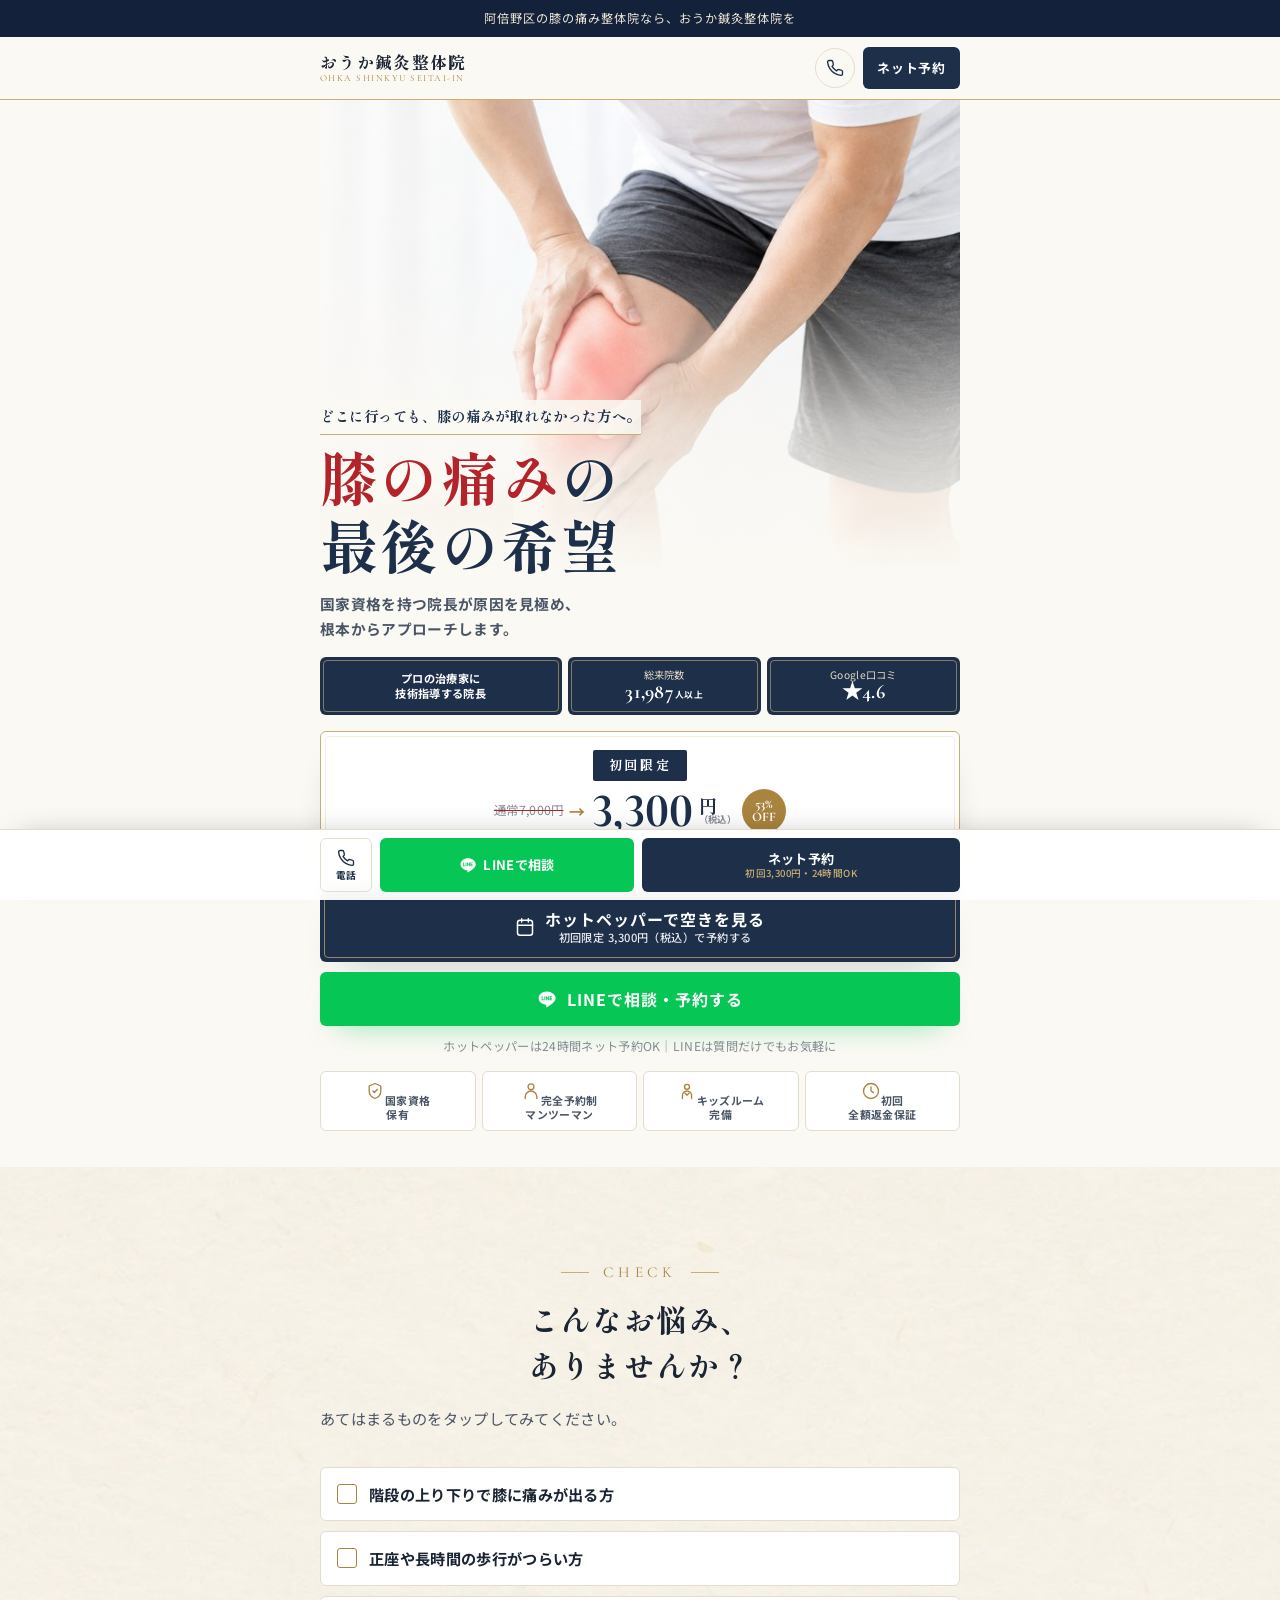
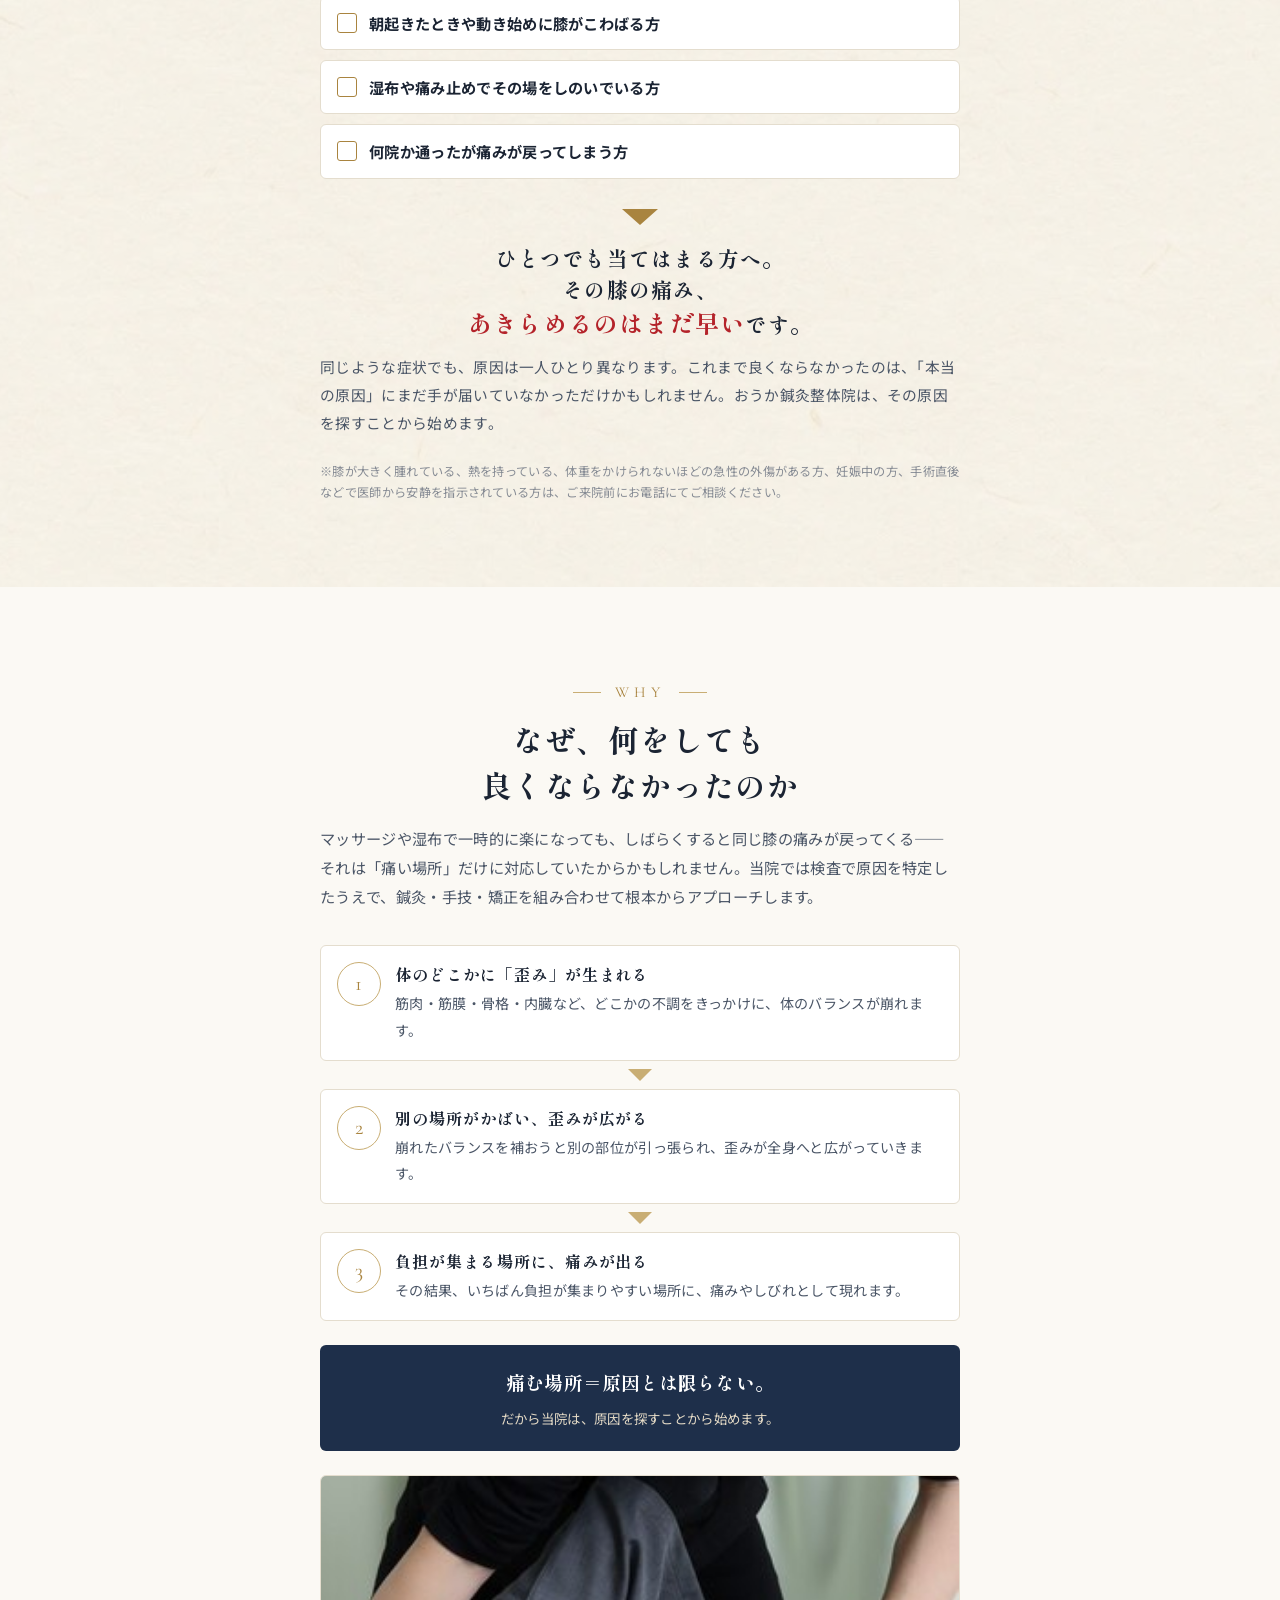
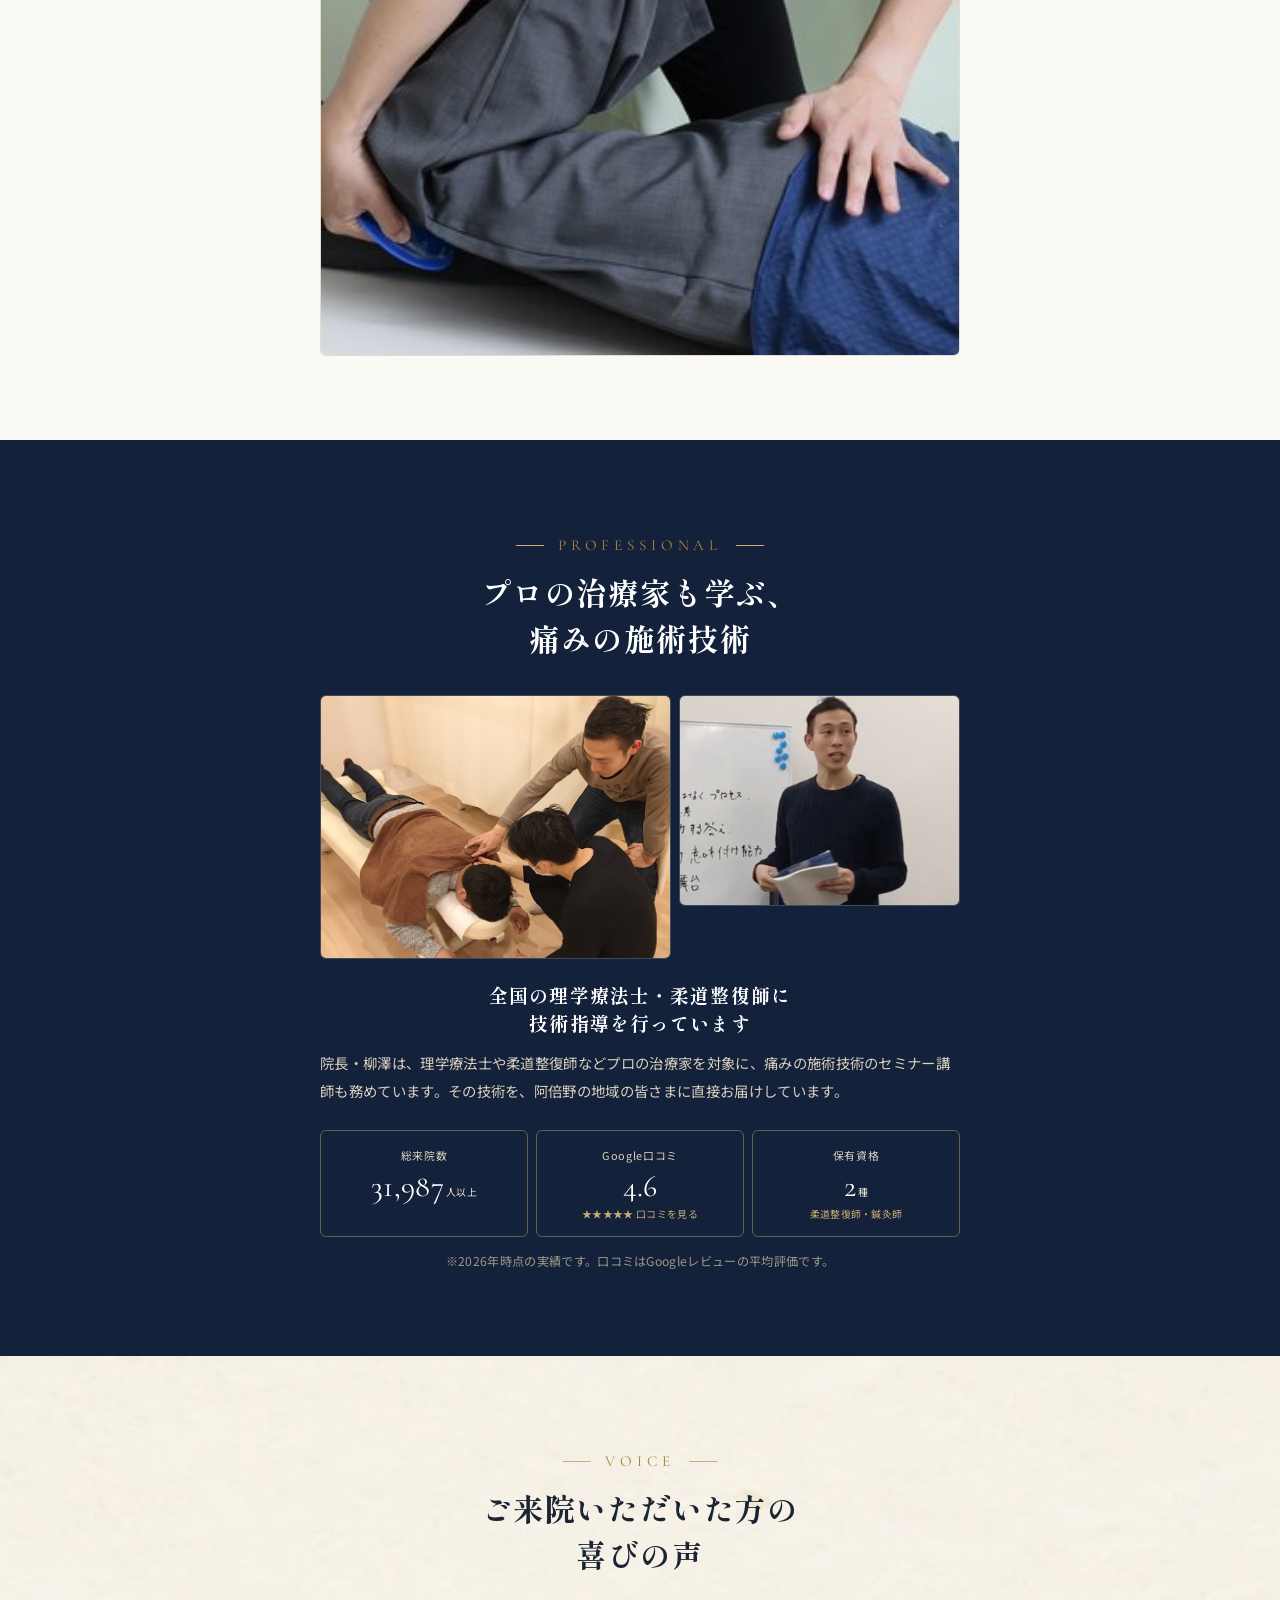
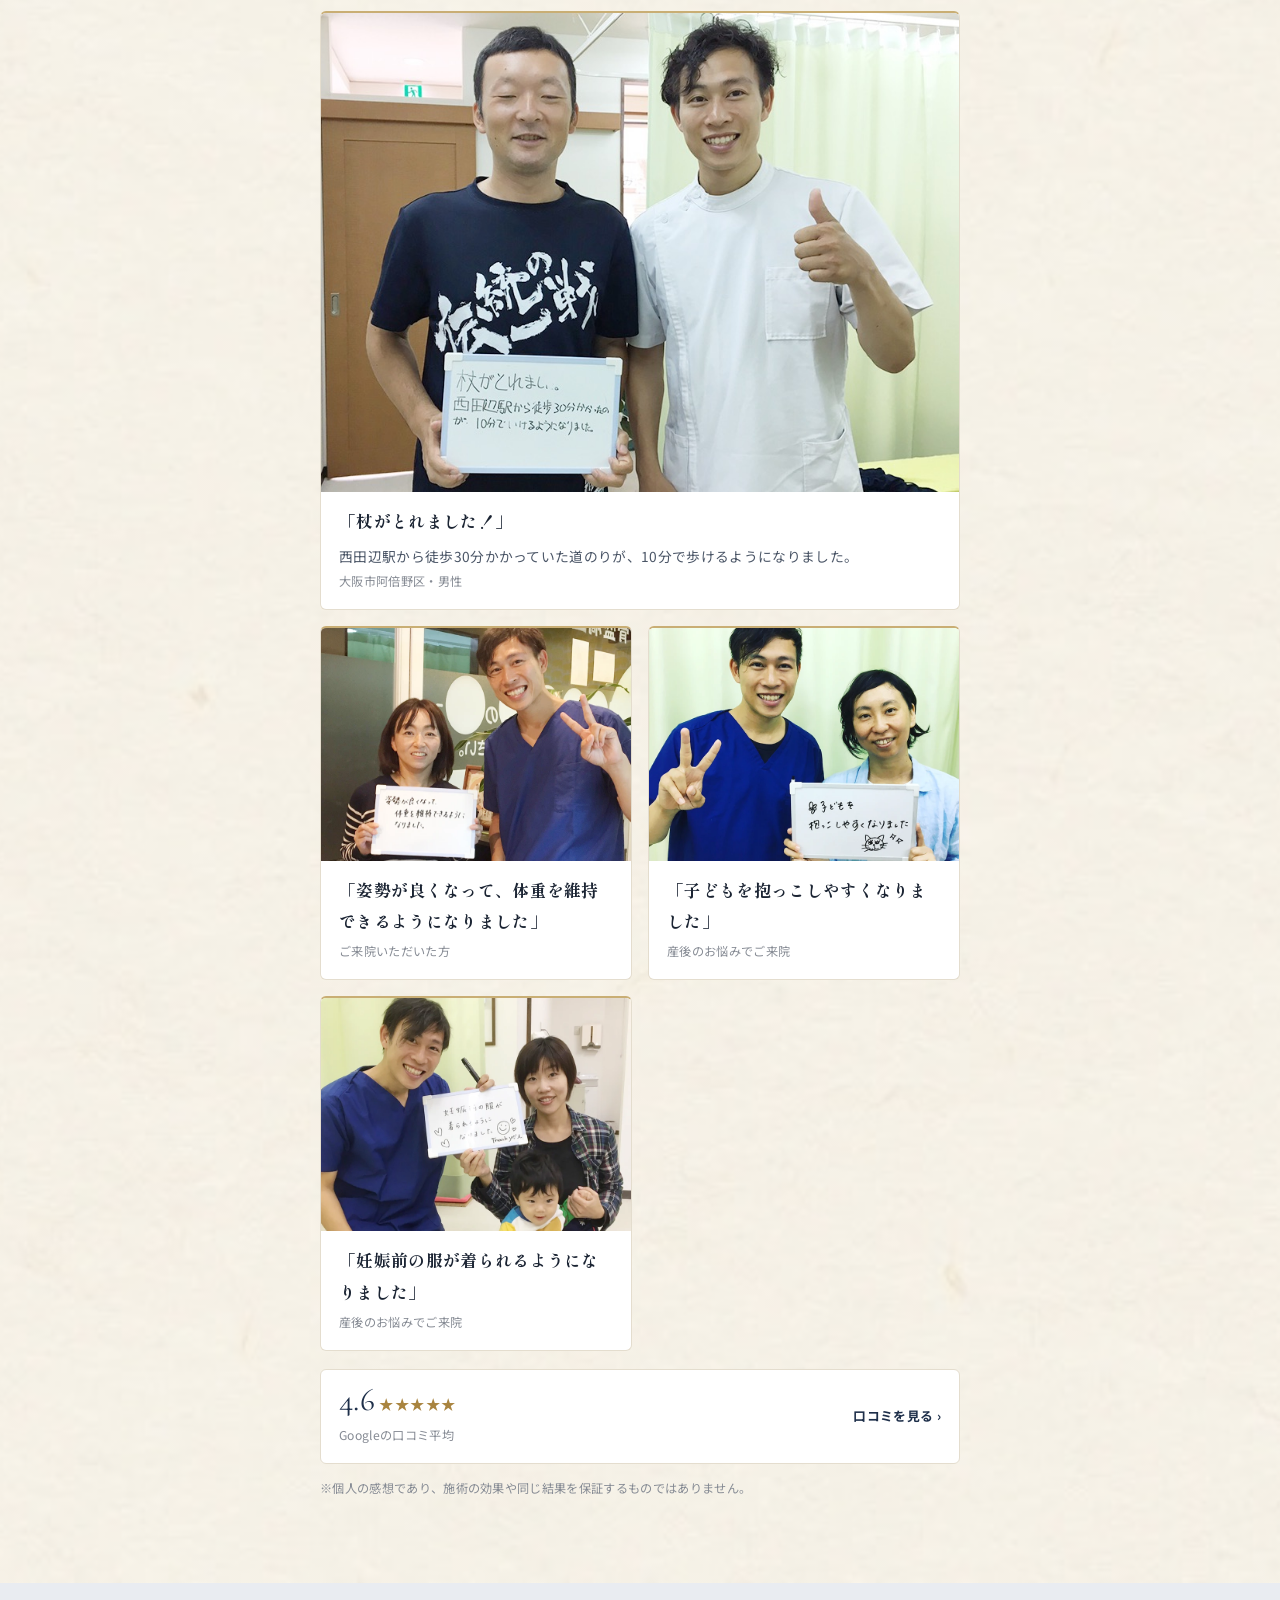
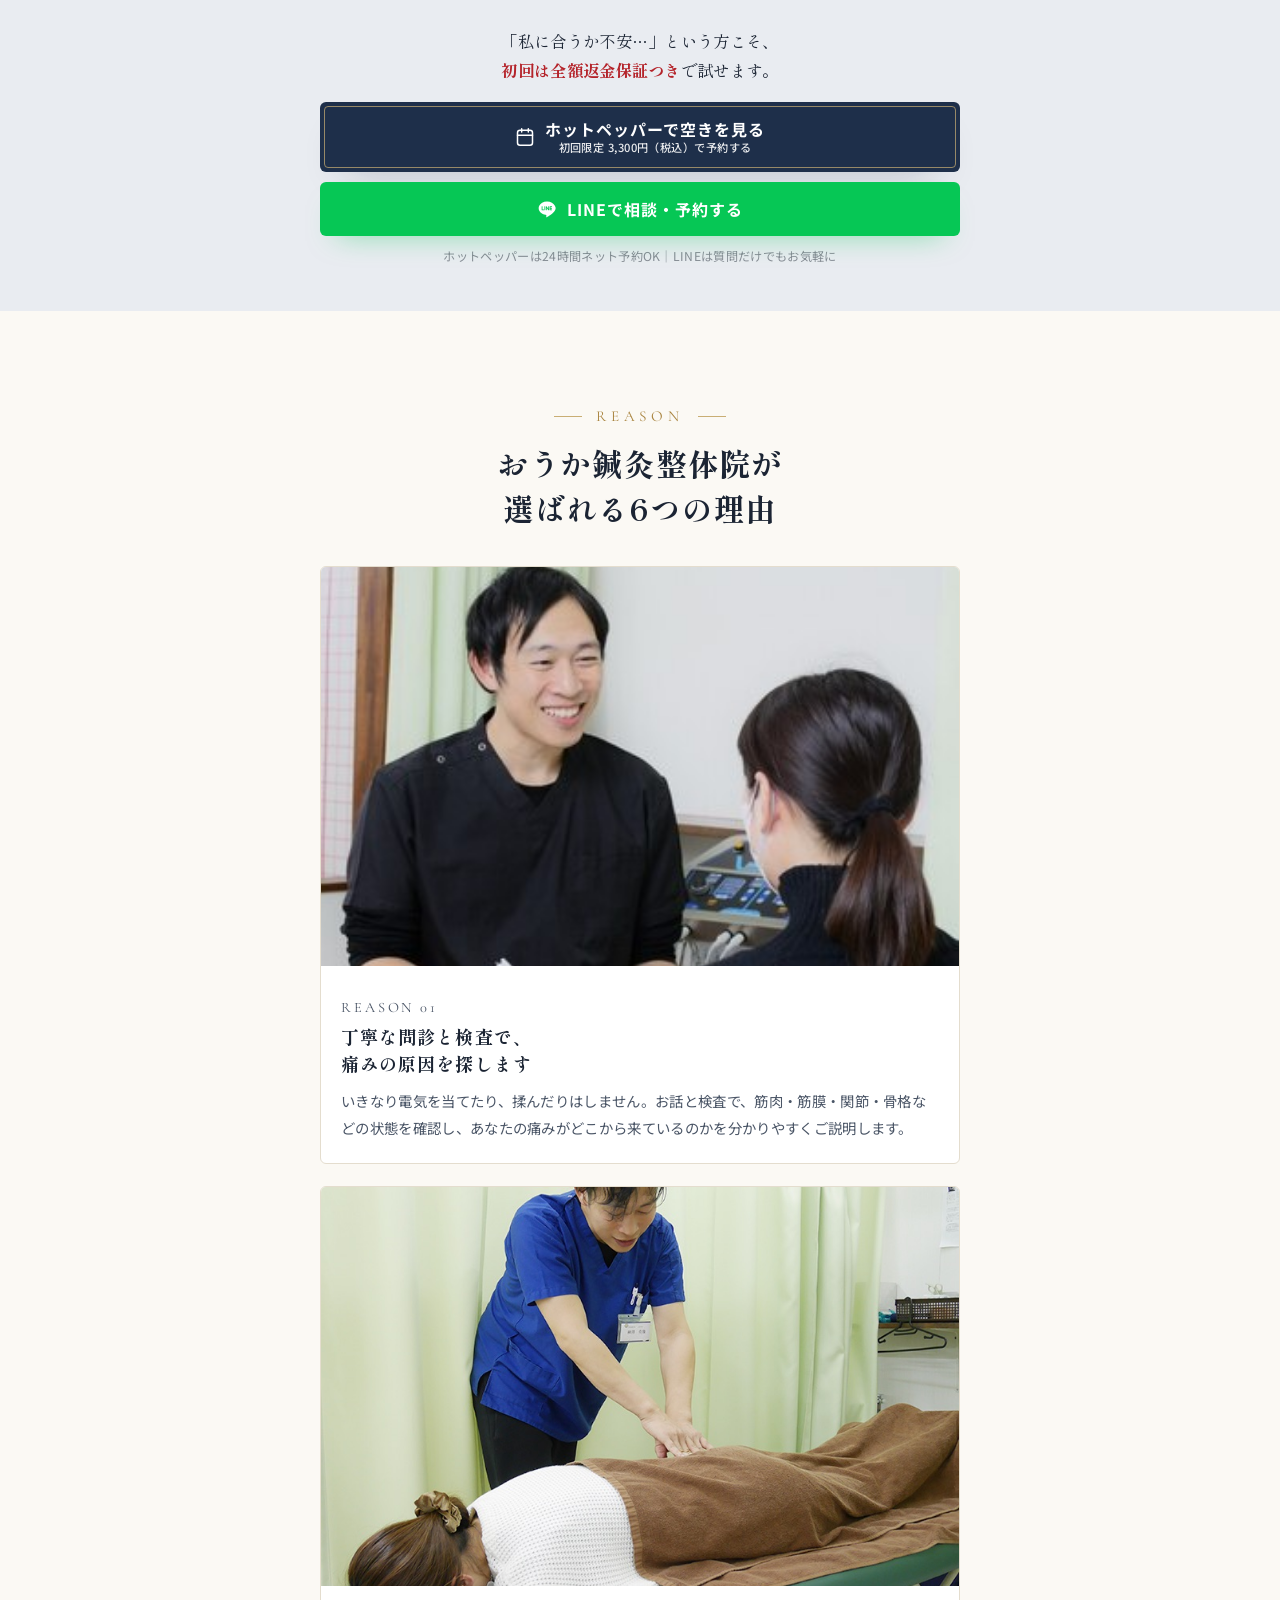
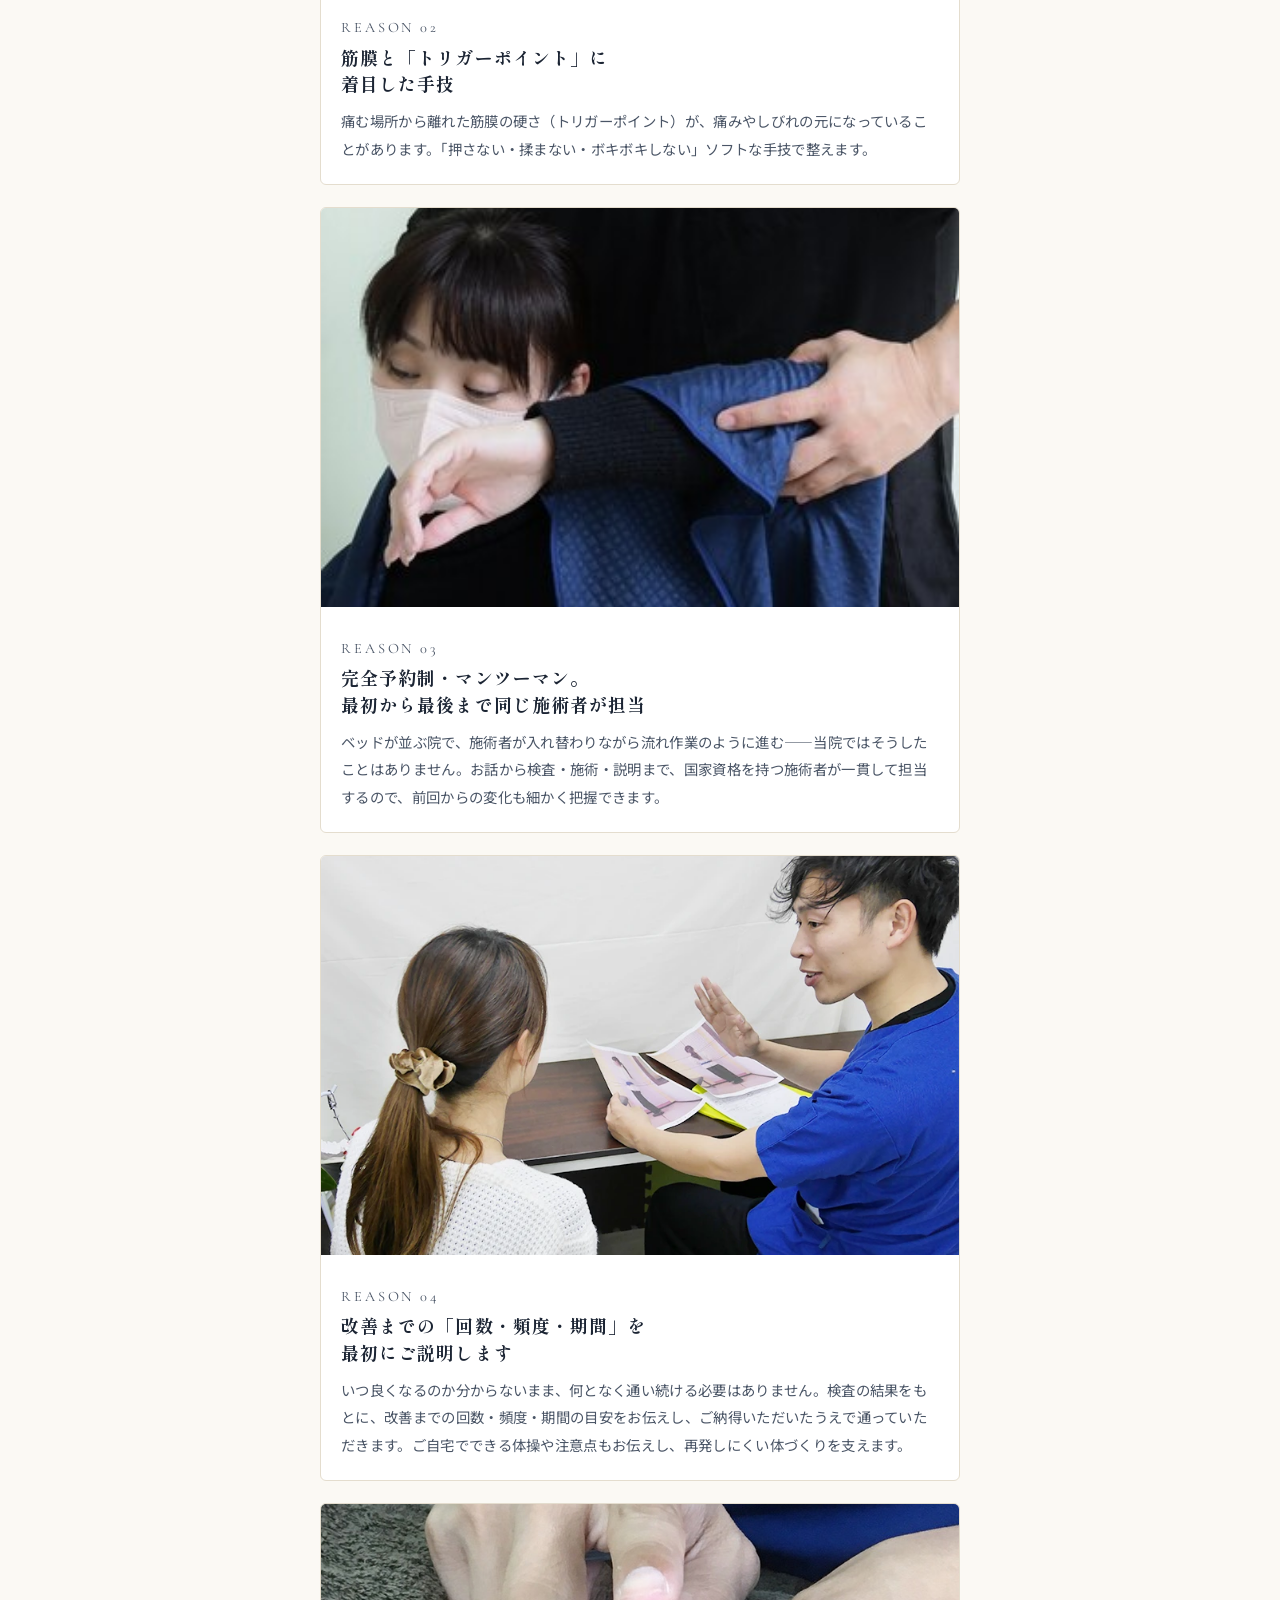
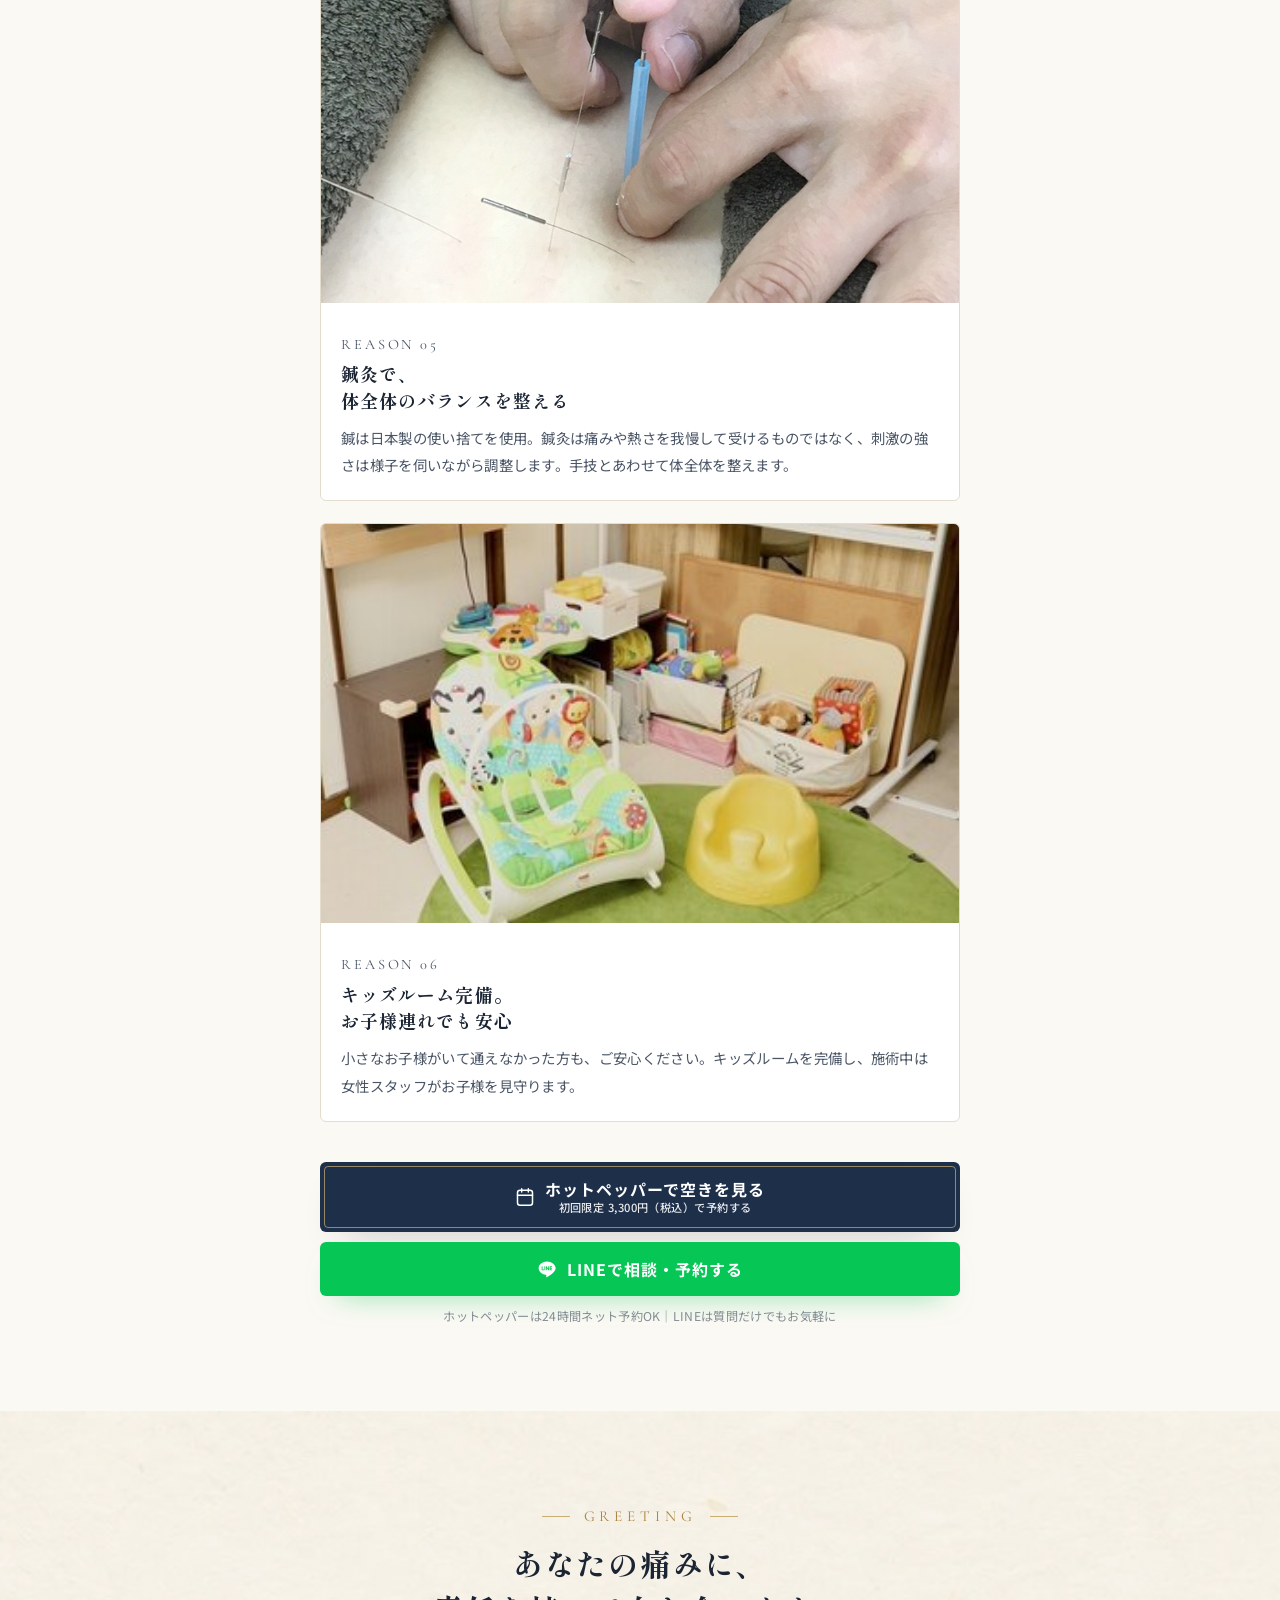
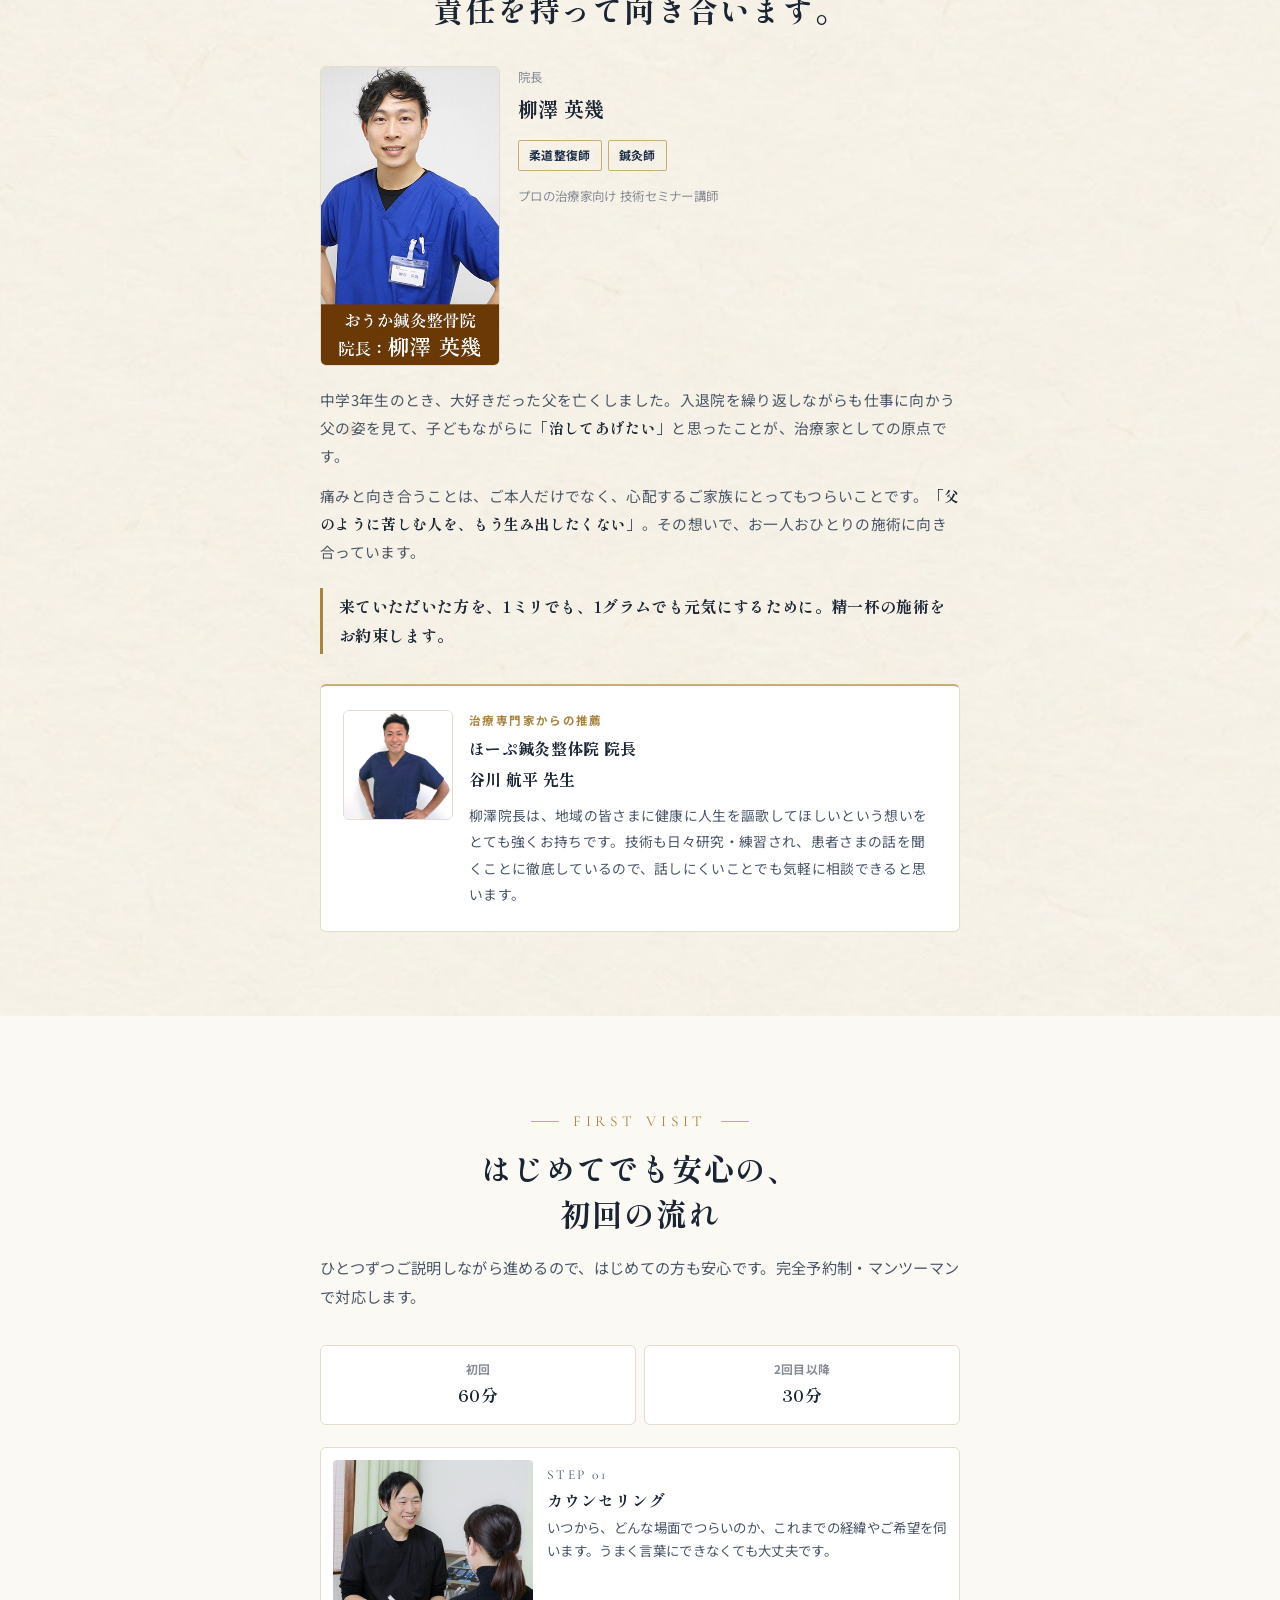
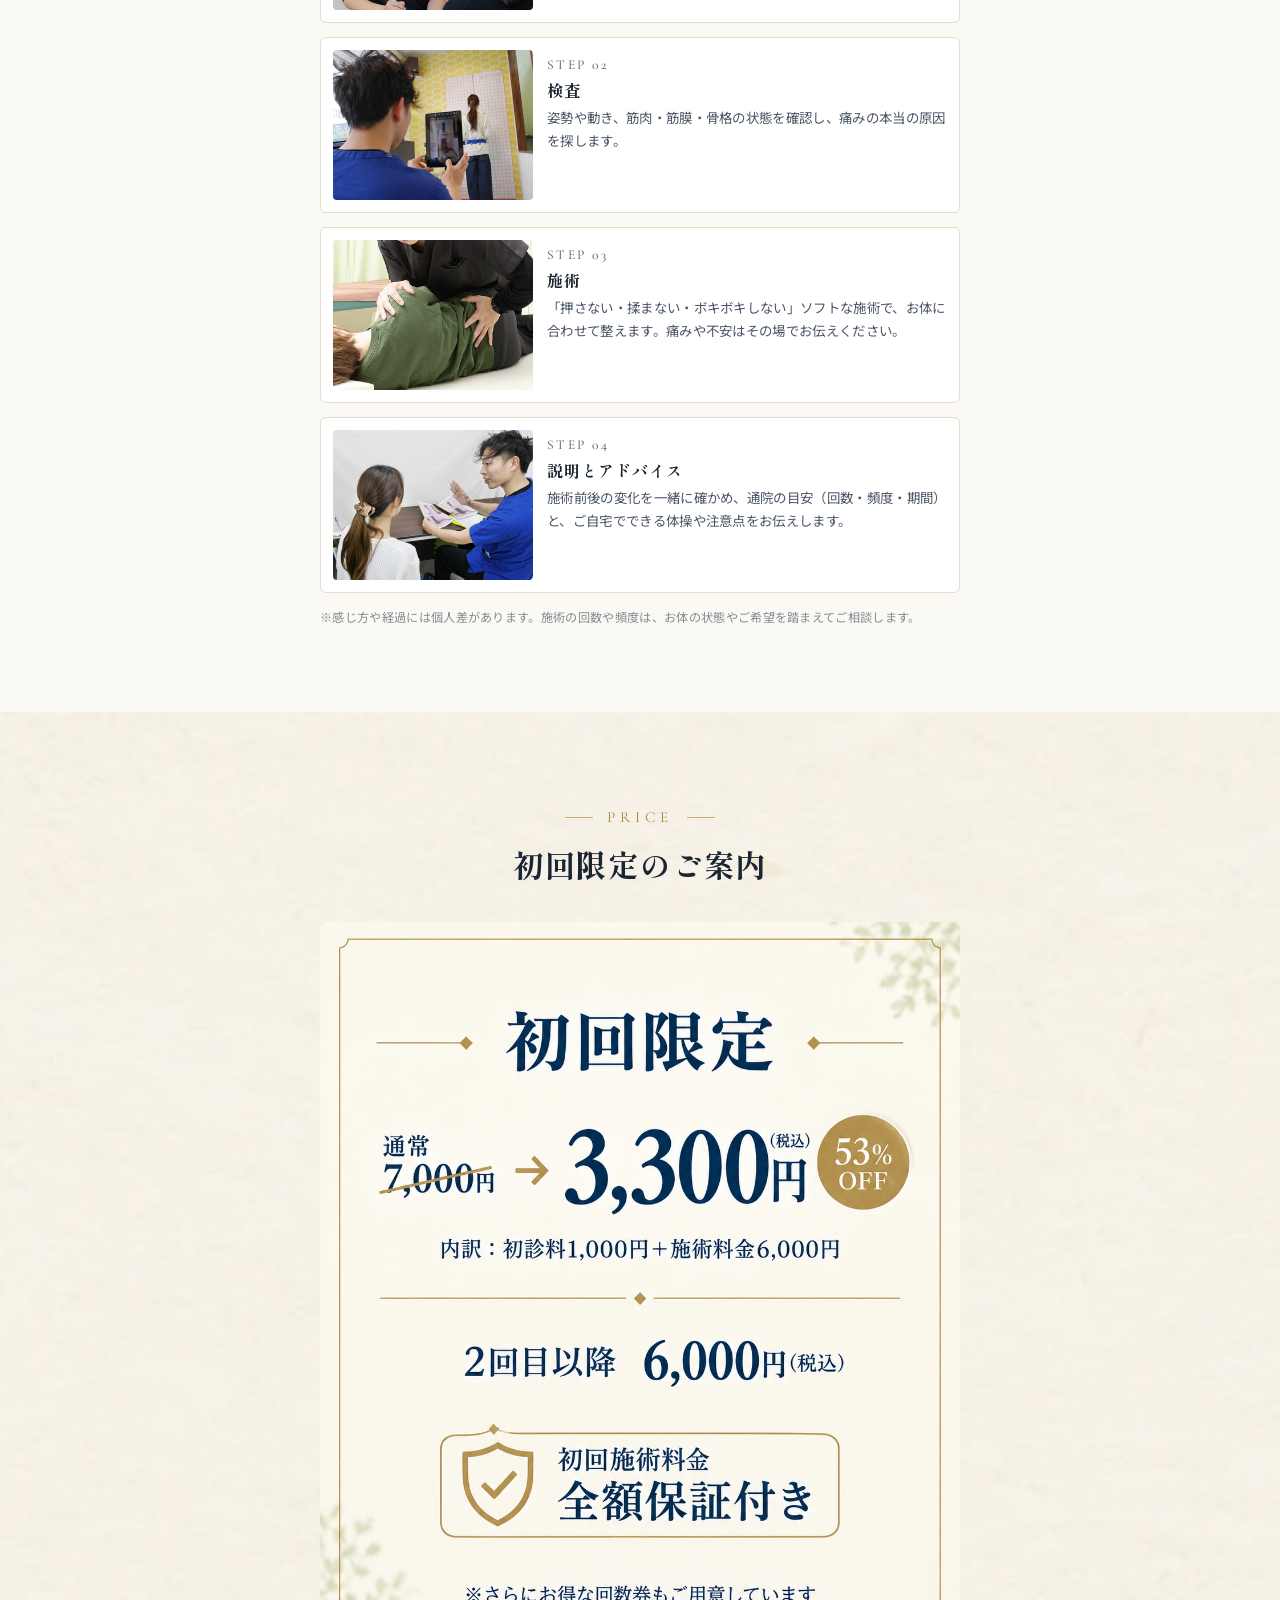
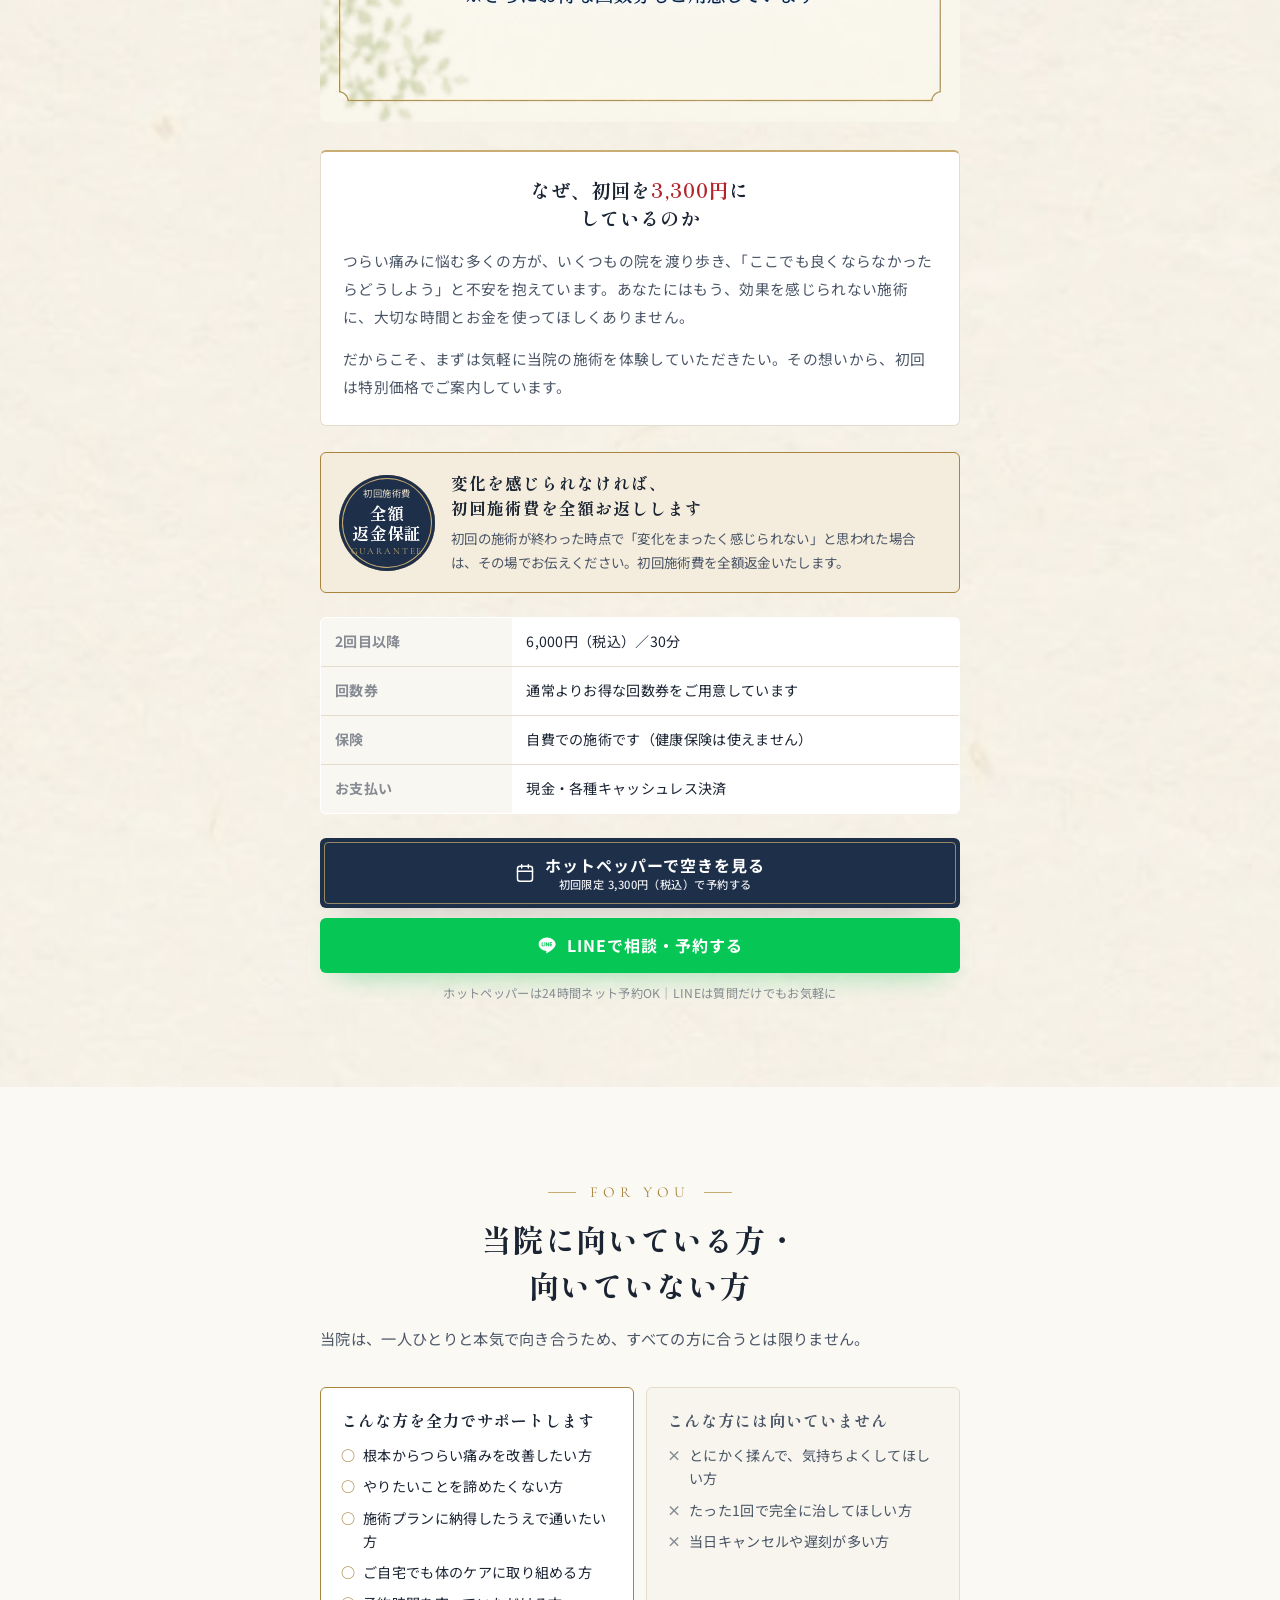
<file: hiza/index.html>
<!DOCTYPE html>
<html lang="ja">
<head>
<meta name="robots" content="noindex, nofollow">
<meta charset="utf-8">
<meta name="viewport" content="width=device-width, initial-scale=1">
<title>膝の痛み改善メニュー｜おうか鍼灸整体院</title>
<meta name="description" content="大阪市阿倍野区・おうか鍼灸整体院の膝の痛み改善メニュー。階段の上り下りや正座がつらいなど、他院で改善しなかった膝の痛みに根本からアプローチ。新規様限定価格でご案内中。ご予約はホットペッパービューティーから。">
<meta name="theme-color" content="#1E2F4A">
<meta property="og:title" content="膝の痛み改善メニュー｜おうか鍼灸整体院">
<meta property="og:description" content="大阪市阿倍野区・おうか鍼灸整体院の膝の痛み改善メニュー。階段の上り下りや正座がつらいなど、他院で改善しなかった膝の痛みに根本からアプローチ。新規様限定価格でご案内中。ご予約はホットペッパービューティーから。">
<meta property="og:type" content="website">

<link rel="preconnect" href="https://fonts.googleapis.com">
<link rel="preconnect" href="https://fonts.gstatic.com" crossorigin>
<link rel="stylesheet" href="https://fonts.googleapis.com/css2?family=Shippori+Mincho:wght@500;600;700;800&family=Noto+Sans+JP:wght@400;500;700&family=Cormorant+Garamond:wght@500;600;700&display=swap">
<link rel="stylesheet" href="../assets/lp.css">
</head>
<body class="">
<p class="topline">阿倍野区の膝の痛み整体院なら、おうか鍼灸整体院を</p>
<header class="site-header">
  <div class="wrap">
    <a href="#top" class="logo"><b>おうか鍼灸整体院</b><small>OHKA SHINKYU SEITAI-IN</small></a>
    <div class="head-actions">
      <a href="tel:0666219189" class="head-tel" aria-label="電話する"><svg viewBox="0 0 24 24" fill="none" stroke="currentColor" stroke-width="1.8" stroke-linecap="round" stroke-linejoin="round"><path d="M22 16.9v3a2 2 0 0 1-2.2 2 19.8 19.8 0 0 1-8.6-3.1 19.5 19.5 0 0 1-6-6 19.8 19.8 0 0 1-3.1-8.7A2 2 0 0 1 4.1 2h3a2 2 0 0 1 2 1.7c.1 1 .3 2 .6 2.9a2 2 0 0 1-.5 2.1L8 9.9a16 16 0 0 0 6 6l1.2-1.2a2 2 0 0 1 2.1-.5c.9.3 1.9.5 2.9.6a2 2 0 0 1 1.8 2Z"/></svg></a>
      <a href="https://beauty.hotpepper.jp/kr/slnH000785185/coupon/" target="_blank" rel="noopener" class="head-cta js-reserve">ネット予約</a>
    </div>
  </div>
</header>

<main id="top">
<section class="fv">
    <div class="fv-photo"><img src="../images/fv/hiza.jpg" fetchpriority="high" alt=""></div>
    <div class="wrap fv-copy">
      <p class="fv-lead">どこに行っても、膝の痛みが取れなかった方へ。</p>
      <h1 class="fv-title"><span class="red">膝の痛み</span>の<br>最後の希望</h1>
      <p class="fv-sub">国家資格を持つ院長が原因を見極め、<br>根本からアプローチします。</p>
      <ul class="fv-chips"><li><span>プロの治療家に<br>技術指導する院長</span></li><li><span>総来院数</span><b>31,987<small>人以上</small></b></li><li><span>Google口コミ</span><b>★4.6</b></li></ul>
      <div class="offer" id="offer">
        <div class="offer-bar"><p class="ob-label">初回限定</p><p class="ob-price"><s>通常7,000円</s><span class="ob-arrow">→</span><b class="num">3,300</b><span class="ob-yen">円<small>（税込）</small></span><span class="ob-off">53%<br>OFF</span></p><p class="ob-sub">初回 全額返金保証つき｜2回目以降 6,000円</p></div>
      <div class="cta-stack">
        <a href="https://beauty.hotpepper.jp/kr/slnH000785185/coupon/" target="_blank" rel="noopener" class="btn btn-reserve js-reserve"><svg viewBox="0 0 24 24" fill="none" stroke="currentColor" stroke-width="1.8" stroke-linecap="round" stroke-linejoin="round"><rect x="3" y="4" width="18" height="18" rx="3"/><path d="M16 2v4M8 2v4M3 10h18"/></svg><span class="btn-txt">ホットペッパーで空きを見る<small>初回限定 3,300円（税込）で予約する</small></span></a>
        <a href="https://lin.ee/Y1Ww8T6" target="_blank" rel="noopener" class="btn btn-line js-line"><svg viewBox="0 0 24 24" fill="currentColor"><path d="M12 3C6.5 3 2 6.6 2 11c0 3.9 3.5 7.2 8.3 7.9.3.1.8.2.9.5.1.3.1.7 0 1l-.1.9c0 .3-.2 1 .9.5s6-3.5 8.2-6.1c1.5-1.6 2.2-3.2 2.2-4.8C22 6.6 17.5 3 12 3Zm-4 10.6H6.1c-.3 0-.5-.2-.5-.5V9.3c0-.3.2-.5.5-.5s.5.2.5.5v3.3H8c.3 0 .5.2.5.5s-.2.5-.5.5Zm1.9-.5c0 .3-.2.5-.5.5s-.5-.2-.5-.5V9.3c0-.3.2-.5.5-.5s.5.2.5.5v3.8Zm4.6 0c0 .2-.1.4-.3.5h-.2c-.2 0-.3-.1-.4-.2l-1.9-2.6v2.3c0 .3-.2.5-.5.5s-.5-.2-.5-.5V9.3c0-.2.1-.4.3-.5h.2c.2 0 .3.1.4.2l1.9 2.6V9.3c0-.3.2-.5.5-.5s.5.2.5.5v3.8Zm3.1-2.4c.3 0 .5.2.5.5s-.2.5-.5.5h-1.4v.9h1.4c.3 0 .5.2.5.5s-.2.5-.5.5h-1.9c-.3 0-.5-.2-.5-.5V9.3c0-.3.2-.5.5-.5h1.9c.3 0 .5.2.5.5s-.2.5-.5.5h-1.4v.9h1.4Z"/></svg><span>LINEで相談・予約する</span></a>
      </div>
      <p class="cta-note">ホットペッパーは24時間ネット予約OK｜LINEは質問だけでもお気軽に</p>
        <ul class="offer-badges"><li><svg viewBox="0 0 24 24" fill="none" stroke="currentColor" stroke-width="1.6" stroke-linecap="round" stroke-linejoin="round"><path d="M12 3l7 3v6c0 4.5-3 7.5-7 9-4-1.5-7-4.5-7-9V6l7-3Z"/><path d="M9.5 12l1.8 1.8L15 10"/></svg>国家資格<br>保有</li><li><svg viewBox="0 0 24 24" fill="none" stroke="currentColor" stroke-width="1.6" stroke-linecap="round" stroke-linejoin="round"><circle cx="12" cy="7" r="3.5"/><path d="M5 21v-2a7 7 0 0 1 14 0v2"/></svg>完全予約制<br>マンツーマン</li><li><svg viewBox="0 0 24 24" fill="none" stroke="currentColor" stroke-width="1.6" stroke-linecap="round" stroke-linejoin="round"><circle cx="12" cy="7" r="3"/><path d="M6.5 21v-3.5a5.5 5.5 0 0 1 11 0V21"/><path d="M9.5 14.5 12 17l2.5-2.5"/></svg>キッズルーム<br>完備</li><li><svg viewBox="0 0 24 24" fill="none" stroke="currentColor" stroke-width="1.6" stroke-linecap="round" stroke-linejoin="round"><circle cx="12" cy="12" r="9"/><path d="M12 7v5l3 2"/></svg>初回<br>全額返金保証</li></ul>
      </div>
    </div>
  </section>

<section class="sec band" id="concern">
    <div class="wrap">
    <div class="sec-head">
      <p class="sec-en">Check</p>
      <h2>こんなお悩み、<br>ありませんか？</h2>
      <p class="lead">あてはまるものをタップしてみてください。</p>
    </div>
      <ul class="checks"><li>階段の上り下りで膝に痛みが出る方</li><li>正座や長時間の歩行がつらい方</li><li>朝起きたときや動き始めに膝がこわばる方</li><li>湿布や痛み止めでその場をしのいでいる方</li><li>何院か通ったが痛みが戻ってしまう方</li></ul>
      <div class="turn">
        <div class="turn-arrow"></div>
        <h3>ひとつでも当てはまる方へ。<br>その膝の痛み、<br><span class="red">あきらめるのはまだ早い</span>です。</h3>
        <p>同じような症状でも、原因は一人ひとり異なります。これまで良くならなかったのは、「本当の原因」にまだ手が届いていなかっただけかもしれません。おうか鍼灸整体院は、その原因を探すことから始めます。</p>
      </div>
      <p class="note mt-m">※膝が大きく腫れている、熱を持っている、体重をかけられないほどの急性の外傷がある方、妊娠中の方、手術直後などで医師から安静を指示されている方は、ご来院前にお電話にてご相談ください。</p>
    </div>
  </section>

<section class="sec" id="why">
    <div class="wrap">
    <div class="sec-head">
      <p class="sec-en">Why</p>
      <h2>なぜ、何をしても<br>良くならなかったのか</h2>
      <p class="lead">マッサージや湿布で一時的に楽になっても、しばらくすると同じ膝の痛みが戻ってくる――それは「痛い場所」だけに対応していたからかもしれません。当院では検査で原因を特定したうえで、鍼灸・手技・矯正を組み合わせて根本からアプローチします。</p>
    </div>
      <div class="cause-flow mt-m">
        <div class="cause-step reveal"><span class="n">1</span><div><h3>体のどこかに「歪み」が生まれる</h3><p>筋肉・筋膜・骨格・内臓など、どこかの不調をきっかけに、体のバランスが崩れます。</p></div></div>
        <div class="cause-arrow" aria-hidden="true"></div>
        <div class="cause-step reveal"><span class="n">2</span><div><h3>別の場所がかばい、歪みが広がる</h3><p>崩れたバランスを補おうと別の部位が引っ張られ、歪みが全身へと広がっていきます。</p></div></div>
        <div class="cause-arrow" aria-hidden="true"></div>
        <div class="cause-step reveal"><span class="n">3</span><div><h3>負担が集まる場所に、痛みが出る</h3><p>その結果、いちばん負担が集まりやすい場所に、痛みやしびれとして現れます。</p></div></div>
      </div>
      <div class="key reveal"><b>痛む場所＝原因とは限らない。</b><span>だから当院は、原因を探すことから始めます。</span></div>
      <figure class="photo mt-m reveal"><img src="../images/hpb/leg.jpg" loading="lazy" alt="脚の付け根から膝につながる筋肉への施術"></figure>
    </div>
  </section>

<section class="sec dark" id="professional">
    <div class="wrap">
    <div class="sec-head">
      <p class="sec-en">Professional</p>
      <h2>プロの治療家も学ぶ、<br>痛みの施術技術</h2>
    </div>
      <div class="auth-photos reveal">
        <div class="photo"><img src="../images/hp/seminar01.jpg" width="800" height="533" loading="lazy" alt="治療家向けセミナーで院長が施術を指導している様子"></div>
        <div class="photo"><img src="../images/hp/seminar02.jpg" width="800" height="533" loading="lazy" alt="セミナーで講師を務める院長"></div>
      </div>
      <div class="auth-copy">
        <h3>全国の理学療法士・柔道整復師に<br>技術指導を行っています</h3>
        <p>院長・柳澤は、理学療法士や柔道整復師などプロの治療家を対象に、痛みの施術技術のセミナー講師も務めています。その技術を、阿倍野の地域の皆さまに直接お届けしています。</p>
      </div>
      <div class="stats">
        <div class="stat"><p class="stat-label">総来院数</p><p class="stat-num">31,987<small>人以上</small></p></div>
        <div class="stat"><a href="https://maps.app.goo.gl/wEtdczeHVXq5hBLx5" target="_blank" rel="noopener"><p class="stat-label">Google口コミ</p><p class="stat-num">4.6</p><p class="stat-sub">★★★★★ 口コミを見る</p></a></div>
        <div class="stat"><p class="stat-label">保有資格</p><p class="stat-num">2<small>種</small></p><p class="stat-sub">柔道整復師・鍼灸師</p></div>
      </div>
      <p class="note mt-s center" style="color:#9F9787;">※2026年時点の実績です。口コミはGoogleレビューの平均評価です。</p>
    </div>
  </section>

<section class="sec band" id="voice">
    <div class="wrap">
    <div class="sec-head">
      <p class="sec-en">Voice</p>
      <h2>ご来院いただいた方の<br>喜びの声</h2>
    </div>
      <div class="voice-list">
        <figure class="voice reveal"><img src="../images/hp/voice001.jpg" width="800" height="600" loading="lazy" alt="ご来院いただいた方と院長の写真。ボードに「杖がとれました！」">
          <figcaption><p class="v-title">「杖がとれました！」</p><p class="note" style="color:var(--ink-soft);font-size:.86rem;margin-top:6px;">西田辺駅から徒歩30分かかっていた道のりが、10分で歩けるようになりました。</p><p class="v-who">大阪市阿倍野区・男性</p></figcaption></figure>
        <figure class="voice reveal"><img src="../images/voice-posture.webp" width="800" height="600" loading="lazy" alt="ご来院いただいた方と院長の写真。ボードに「姿勢が良くなって、体重を維持できるようになりました」">
          <figcaption><p class="v-title">「姿勢が良くなって、体重を維持できるようになりました」</p><p class="v-who">ご来院いただいた方</p></figcaption></figure>
        <figure class="voice reveal"><img src="../images/voice-holding.webp" width="800" height="600" loading="lazy" alt="ご来院いただいた方と院長の写真。ボードに「子どもを抱っこしやすくなりました」">
          <figcaption><p class="v-title">「子どもを抱っこしやすくなりました」</p><p class="v-who">産後のお悩みでご来院</p></figcaption></figure>
        <figure class="voice reveal"><img src="../images/voice-clothes.webp" width="800" height="600" loading="lazy" alt="ご来院いただいた方と院長の写真。ボードに「妊娠前の服が着られるようになりました」">
          <figcaption><p class="v-title">「妊娠前の服が着られるようになりました」</p><p class="v-who">産後のお悩みでご来院</p></figcaption></figure>
      </div>
      <a class="review" href="https://maps.app.goo.gl/wEtdczeHVXq5hBLx5" target="_blank" rel="noopener"><span><span class="score">4.6</span> <span class="stars">★★★★★</span><br><span class="note">Googleの口コミ平均</span></span><span class="go">口コミを見る ›</span></a>
      <p class="note mt-s">※個人の感想であり、施術の効果や同じ結果を保証するものではありません。</p>
    </div>
  </section>

<section class="sec mid-cta">
    <div class="wrap">
      <p class="mid-lead">「私に合うか不安…」という方こそ、<br><b>初回は全額返金保証つき</b>で試せます。</p>
      <div class="cta-stack">
        <a href="https://beauty.hotpepper.jp/kr/slnH000785185/coupon/" target="_blank" rel="noopener" class="btn btn-reserve js-reserve"><svg viewBox="0 0 24 24" fill="none" stroke="currentColor" stroke-width="1.8" stroke-linecap="round" stroke-linejoin="round"><rect x="3" y="4" width="18" height="18" rx="3"/><path d="M16 2v4M8 2v4M3 10h18"/></svg><span class="btn-txt">ホットペッパーで空きを見る<small>初回限定 3,300円（税込）で予約する</small></span></a>
        <a href="https://lin.ee/Y1Ww8T6" target="_blank" rel="noopener" class="btn btn-line js-line"><svg viewBox="0 0 24 24" fill="currentColor"><path d="M12 3C6.5 3 2 6.6 2 11c0 3.9 3.5 7.2 8.3 7.9.3.1.8.2.9.5.1.3.1.7 0 1l-.1.9c0 .3-.2 1 .9.5s6-3.5 8.2-6.1c1.5-1.6 2.2-3.2 2.2-4.8C22 6.6 17.5 3 12 3Zm-4 10.6H6.1c-.3 0-.5-.2-.5-.5V9.3c0-.3.2-.5.5-.5s.5.2.5.5v3.3H8c.3 0 .5.2.5.5s-.2.5-.5.5Zm1.9-.5c0 .3-.2.5-.5.5s-.5-.2-.5-.5V9.3c0-.3.2-.5.5-.5s.5.2.5.5v3.8Zm4.6 0c0 .2-.1.4-.3.5h-.2c-.2 0-.3-.1-.4-.2l-1.9-2.6v2.3c0 .3-.2.5-.5.5s-.5-.2-.5-.5V9.3c0-.2.1-.4.3-.5h.2c.2 0 .3.1.4.2l1.9 2.6V9.3c0-.3.2-.5.5-.5s.5.2.5.5v3.8Zm3.1-2.4c.3 0 .5.2.5.5s-.2.5-.5.5h-1.4v.9h1.4c.3 0 .5.2.5.5s-.2.5-.5.5h-1.9c-.3 0-.5-.2-.5-.5V9.3c0-.3.2-.5.5-.5h1.9c.3 0 .5.2.5.5s-.2.5-.5.5h-1.4v.9h1.4Z"/></svg><span>LINEで相談・予約する</span></a>
      </div>
      <p class="cta-note">ホットペッパーは24時間ネット予約OK｜LINEは質問だけでもお気軽に</p>
    </div>
  </section>

<section class="sec" id="reason">
    <div class="wrap">
    <div class="sec-head">
      <p class="sec-en">Reason</p>
      <h2>おうか鍼灸整体院が<br>選ばれる6つの理由</h2>
    </div>
      <div class="reasons">
        <article class="reason reveal">
          <div class="photo"><img src="../images/hpb/counseling.jpg" width="800" height="600" loading="lazy" alt=""></div>
          <div class="reason-body"><p class="reason-no">REASON 01</p><h3>丁寧な問診と検査で、<br>痛みの原因を探します</h3><p>いきなり電気を当てたり、揉んだりはしません。お話と検査で、筋肉・筋膜・関節・骨格などの状態を確認し、あなたの痛みがどこから来ているのかを分かりやすくご説明します。</p></div>
        </article>
        <article class="reason reveal">
          <div class="photo"><img src="../images/hp/reason02.jpg" width="800" height="600" loading="lazy" alt=""></div>
          <div class="reason-body"><p class="reason-no">REASON 02</p><h3>筋膜と「トリガーポイント」に<br>着目した手技</h3><p>痛む場所から離れた筋膜の硬さ（トリガーポイント）が、痛みやしびれの元になっていることがあります。「押さない・揉まない・ボキボキしない」ソフトな手技で整えます。</p></div>
        </article>
        <article class="reason reveal">
          <div class="photo"><img src="../images/hpb/ordermade.jpg" width="800" height="600" loading="lazy" alt=""></div>
          <div class="reason-body"><p class="reason-no">REASON 03</p><h3>完全予約制・マンツーマン。<br>最初から最後まで同じ施術者が担当</h3><p>ベッドが並ぶ院で、施術者が入れ替わりながら流れ作業のように進む――当院ではそうしたことはありません。お話から検査・施術・説明まで、国家資格を持つ施術者が一貫して担当するので、前回からの変化も細かく把握できます。</p></div>
        </article>
        <article class="reason reveal">
          <div class="photo"><img src="../images/step-advice-photo.webp" width="800" height="600" loading="lazy" alt=""></div>
          <div class="reason-body"><p class="reason-no">REASON 04</p><h3>改善までの「回数・頻度・期間」を<br>最初にご説明します</h3><p>いつ良くなるのか分からないまま、何となく通い続ける必要はありません。検査の結果をもとに、改善までの回数・頻度・期間の目安をお伝えし、ご納得いただいたうえで通っていただきます。ご自宅でできる体操や注意点もお伝えし、再発しにくい体づくりを支えます。</p></div>
        </article>
        <article class="reason reveal">
          <div class="photo"><img src="../images/hp/reason05.jpg" width="800" height="600" loading="lazy" alt=""></div>
          <div class="reason-body"><p class="reason-no">REASON 05</p><h3>鍼灸で、<br>体全体のバランスを整える</h3><p>鍼は日本製の使い捨てを使用。鍼灸は痛みや熱さを我慢して受けるものではなく、刺激の強さは様子を伺いながら調整します。手技とあわせて体全体を整えます。</p></div>
        </article>
        <article class="reason reveal">
          <div class="photo"><img src="../images/hpb/kids.jpg" width="800" height="600" loading="lazy" alt=""></div>
          <div class="reason-body"><p class="reason-no">REASON 06</p><h3>キッズルーム完備。<br>お子様連れでも安心</h3><p>小さなお子様がいて通えなかった方も、ご安心ください。キッズルームを完備し、施術中は女性スタッフがお子様を見守ります。</p></div>
        </article>
      </div>
      <div class="mt-l">
      <div class="cta-stack">
        <a href="https://beauty.hotpepper.jp/kr/slnH000785185/coupon/" target="_blank" rel="noopener" class="btn btn-reserve js-reserve"><svg viewBox="0 0 24 24" fill="none" stroke="currentColor" stroke-width="1.8" stroke-linecap="round" stroke-linejoin="round"><rect x="3" y="4" width="18" height="18" rx="3"/><path d="M16 2v4M8 2v4M3 10h18"/></svg><span class="btn-txt">ホットペッパーで空きを見る<small>初回限定 3,300円（税込）で予約する</small></span></a>
        <a href="https://lin.ee/Y1Ww8T6" target="_blank" rel="noopener" class="btn btn-line js-line"><svg viewBox="0 0 24 24" fill="currentColor"><path d="M12 3C6.5 3 2 6.6 2 11c0 3.9 3.5 7.2 8.3 7.9.3.1.8.2.9.5.1.3.1.7 0 1l-.1.9c0 .3-.2 1 .9.5s6-3.5 8.2-6.1c1.5-1.6 2.2-3.2 2.2-4.8C22 6.6 17.5 3 12 3Zm-4 10.6H6.1c-.3 0-.5-.2-.5-.5V9.3c0-.3.2-.5.5-.5s.5.2.5.5v3.3H8c.3 0 .5.2.5.5s-.2.5-.5.5Zm1.9-.5c0 .3-.2.5-.5.5s-.5-.2-.5-.5V9.3c0-.3.2-.5.5-.5s.5.2.5.5v3.8Zm4.6 0c0 .2-.1.4-.3.5h-.2c-.2 0-.3-.1-.4-.2l-1.9-2.6v2.3c0 .3-.2.5-.5.5s-.5-.2-.5-.5V9.3c0-.2.1-.4.3-.5h.2c.2 0 .3.1.4.2l1.9 2.6V9.3c0-.3.2-.5.5-.5s.5.2.5.5v3.8Zm3.1-2.4c.3 0 .5.2.5.5s-.2.5-.5.5h-1.4v.9h1.4c.3 0 .5.2.5.5s-.2.5-.5.5h-1.9c-.3 0-.5-.2-.5-.5V9.3c0-.3.2-.5.5-.5h1.9c.3 0 .5.2.5.5s-.2.5-.5.5h-1.4v.9h1.4Z"/></svg><span>LINEで相談・予約する</span></a>
      </div>
      <p class="cta-note">ホットペッパーは24時間ネット予約OK｜LINEは質問だけでもお気軽に</p>
      </div>
    </div>
  </section>

<section class="sec band" id="greeting">
    <div class="wrap">
    <div class="sec-head">
      <p class="sec-en">Greeting</p>
      <h2>あなたの痛みに、<br>責任を持って向き合います。</h2>
    </div>
      <div class="greet">
        <figure class="photo reveal"><img src="../images/hp/owner_img.jpg" width="360" height="590" loading="lazy" alt="院長 柳澤 英幾"></figure>
        <div>
          <p class="greet-role">院長</p>
          <p class="greet-name">柳澤 英幾</p>
          <div class="tags"><span>柔道整復師</span><span>鍼灸師</span></div>
          <p class="greet-role mt-s">プロの治療家向け 技術セミナー講師</p>
        </div>
      </div>
      <div class="greet-msg">
        <p>中学3年生のとき、大好きだった父を亡くしました。入退院を繰り返しながらも仕事に向かう父の姿を見て、子どもながらに<strong>「治してあげたい」</strong>と思ったことが、治療家としての原点です。</p>
        <p>痛みと向き合うことは、ご本人だけでなく、心配するご家族にとってもつらいことです。<strong>「父のように苦しむ人を、もう生み出したくない」</strong>。その想いで、お一人おひとりの施術に向き合っています。</p>
      </div>
      <p class="promise">来ていただいた方を、1ミリでも、1グラムでも元気にするために。精一杯の施術をお約束します。</p>
      <div class="recommend card reveal">
        <figure class="photo"><img src="../images/hp/suisen_001.jpg" width="800" height="600" loading="lazy" alt="谷川 航平 先生"></figure>
        <div>
          <p class="rec-head">治療専門家からの推薦</p>
          <p class="rec-name">ほーぷ鍼灸整体院 院長<br>谷川 航平 先生</p>
          <p class="rec-text">柳澤院長は、地域の皆さまに健康に人生を謳歌してほしいという想いをとても強くお持ちです。技術も日々研究・練習され、患者さまの話を聞くことに徹底しているので、話しにくいことでも気軽に相談できると思います。</p>
        </div>
      </div>
    </div>
  </section>

<section class="sec" id="flow">
    <div class="wrap">
    <div class="sec-head">
      <p class="sec-en">First Visit</p>
      <h2>はじめてでも安心の、<br>初回の流れ</h2>
      <p class="lead">ひとつずつご説明しながら進めるので、はじめての方も安心です。完全予約制・マンツーマンで対応します。</p>
    </div>
      <div class="time-row"><div><b>初回</b><span>60分</span></div><div><b>2回目以降</b><span>30分</span></div></div>
      <ol class="steps">
        <li class="step reveal"><img src="../images/hpb/counseling.jpg" width="800" height="600" loading="lazy" alt=""><div><p class="step-no">STEP 01</p><h3>カウンセリング</h3><p>いつから、どんな場面でつらいのか、これまでの経緯やご希望を伺います。うまく言葉にできなくても大丈夫です。</p></div></li>
        <li class="step reveal"><img src="../images/step-check.webp" width="800" height="600" loading="lazy" alt=""><div><p class="step-no">STEP 02</p><h3>検査</h3><p>姿勢や動き、筋肉・筋膜・骨格の状態を確認し、痛みの本当の原因を探します。</p></div></li>
        <li class="step reveal"><img src="../images/hpb/side-pelvis.jpg" width="800" height="600" loading="lazy" alt=""><div><p class="step-no">STEP 03</p><h3>施術</h3><p>「押さない・揉まない・ボキボキしない」ソフトな施術で、お体に合わせて整えます。痛みや不安はその場でお伝えください。</p></div></li>
        <li class="step reveal"><img src="../images/step-advice-photo.webp" width="800" height="600" loading="lazy" alt=""><div><p class="step-no">STEP 04</p><h3>説明とアドバイス</h3><p>施術前後の変化を一緒に確かめ、通院の目安（回数・頻度・期間）と、ご自宅でできる体操や注意点をお伝えします。</p></div></li>
      </ol>
      <p class="note mt-s">※感じ方や経過には個人差があります。施術の回数や頻度は、お体の状態やご希望を踏まえてご相談します。</p>
    </div>
  </section>

<section class="sec band" id="price">
    <div class="wrap">
    <div class="sec-head">
      <p class="sec-en">Price</p>
      <h2>初回限定のご案内</h2>
    </div>
      <div class="offer-price reveal"><img src="../images/price-offer.webp" width="1122" height="1402" loading="lazy" alt="初回限定 通常7,000円→3,300円（税込）53%OFF。内訳：初診料1,000円＋施術料金6,000円。2回目以降6,000円（税込）。初回施術料金 全額保証付き。※さらにお得な回数券もご用意しています。"></div>
      <div class="why-price card">
        <h3>なぜ、初回を<span class="red">3,300円</span>に<br>しているのか</h3>
        <p>つらい痛みに悩む多くの方が、いくつもの院を渡り歩き、「ここでも良くならなかったらどうしよう」と不安を抱えています。あなたにはもう、効果を感じられない施術に、大切な時間とお金を使ってほしくありません。</p>
        <p>だからこそ、まずは気軽に当院の施術を体験していただきたい。その想いから、初回は特別価格でご案内しています。</p>
      </div>
      <div class="guarantee reveal">
        <div class="seal"><small>初回施術費</small><b>全額<br>返金保証</b><i>GUARANTEE</i></div>
        <div><h3>変化を感じられなければ、<br>初回施術費を全額お返しします</h3><p>初回の施術が終わった時点で「変化をまったく感じられない」と思われた場合は、その場でお伝えください。初回施術費を全額返金いたします。</p></div>
      </div>
      <table class="info-table mt-m">
        <tr><th>2回目以降</th><td>6,000円（税込）／30分</td></tr>
        <tr><th>回数券</th><td>通常よりお得な回数券をご用意しています</td></tr>
        <tr><th>保険</th><td>自費での施術です（健康保険は使えません）</td></tr>
        <tr><th>お支払い</th><td>現金・各種キャッシュレス決済</td></tr>
      </table>
      <div class="mt-m">
      <div class="cta-stack">
        <a href="https://beauty.hotpepper.jp/kr/slnH000785185/coupon/" target="_blank" rel="noopener" class="btn btn-reserve js-reserve"><svg viewBox="0 0 24 24" fill="none" stroke="currentColor" stroke-width="1.8" stroke-linecap="round" stroke-linejoin="round"><rect x="3" y="4" width="18" height="18" rx="3"/><path d="M16 2v4M8 2v4M3 10h18"/></svg><span class="btn-txt">ホットペッパーで空きを見る<small>初回限定 3,300円（税込）で予約する</small></span></a>
        <a href="https://lin.ee/Y1Ww8T6" target="_blank" rel="noopener" class="btn btn-line js-line"><svg viewBox="0 0 24 24" fill="currentColor"><path d="M12 3C6.5 3 2 6.6 2 11c0 3.9 3.5 7.2 8.3 7.9.3.1.8.2.9.5.1.3.1.7 0 1l-.1.9c0 .3-.2 1 .9.5s6-3.5 8.2-6.1c1.5-1.6 2.2-3.2 2.2-4.8C22 6.6 17.5 3 12 3Zm-4 10.6H6.1c-.3 0-.5-.2-.5-.5V9.3c0-.3.2-.5.5-.5s.5.2.5.5v3.3H8c.3 0 .5.2.5.5s-.2.5-.5.5Zm1.9-.5c0 .3-.2.5-.5.5s-.5-.2-.5-.5V9.3c0-.3.2-.5.5-.5s.5.2.5.5v3.8Zm4.6 0c0 .2-.1.4-.3.5h-.2c-.2 0-.3-.1-.4-.2l-1.9-2.6v2.3c0 .3-.2.5-.5.5s-.5-.2-.5-.5V9.3c0-.2.1-.4.3-.5h.2c.2 0 .3.1.4.2l1.9 2.6V9.3c0-.3.2-.5.5-.5s.5.2.5.5v3.8Zm3.1-2.4c.3 0 .5.2.5.5s-.2.5-.5.5h-1.4v.9h1.4c.3 0 .5.2.5.5s-.2.5-.5.5h-1.9c-.3 0-.5-.2-.5-.5V9.3c0-.3.2-.5.5-.5h1.9c.3 0 .5.2.5.5s-.2.5-.5.5h-1.4v.9h1.4Z"/></svg><span>LINEで相談・予約する</span></a>
      </div>
      <p class="cta-note">ホットペッパーは24時間ネット予約OK｜LINEは質問だけでもお気軽に</p>
      </div>
    </div>
  </section>

<section class="sec" id="fit">
    <div class="wrap">
    <div class="sec-head">
      <p class="sec-en">For You</p>
      <h2>当院に向いている方・<br>向いていない方</h2>
      <p class="lead">当院は、一人ひとりと本気で向き合うため、すべての方に合うとは限りません。</p>
    </div>
      <div class="fit">
        <div class="fit-box fit-ok reveal"><h3>こんな方を全力でサポートします</h3><ul><li>根本からつらい痛みを改善したい方</li><li>やりたいことを諦めたくない方</li><li>施術プランに納得したうえで通いたい方</li><li>ご自宅でも体のケアに取り組める方</li><li>予約時間を守っていただける方</li></ul></div>
        <div class="fit-box fit-ng reveal"><h3>こんな方には向いていません</h3><ul><li>とにかく揉んで、気持ちよくしてほしい方</li><li>たった1回で完全に治してほしい方</li><li>当日キャンセルや遅刻が多い方</li></ul></div>
      </div>
      <p class="two-roads">痛い場所だけを、その場しのぎで続けるか。<br>原因と向き合い、<br>痛みに振り回されない毎日を取り戻すか。<br><span class="red">あなたは、どちらを選びますか？</span></p>
    </div>
  </section>

<section class="sec band" id="booking">
    <div class="wrap">
    <div class="sec-head">
      <p class="sec-en">Reservation</p>
      <h2>ご予約の流れ</h2>
    </div>
      <ol class="book"><li class="reveal"><span class="n">1</span><div><h3>予約ボタンからホットペッパーへ</h3><p>「ホットペッパーで空きを見る」ボタンから、当院の予約ページを開きます。</p></div></li><li class="reveal"><span class="n">2</span><div><h3>初回クーポンと日時を選ぶ</h3><p>初回限定のクーポンを選び、空いている日時を選んでお申し込みください。24時間受付です。</p></div></li><li class="reveal"><span class="n">3</span><div><h3>予約確定のお知らせを確認してご来院</h3><p>予約確定のお知らせで日時をご確認のうえ、動きやすい服装でお越しください。</p></div></li></ol>
      <div class="mt-m">
      <div class="cta-stack">
        <a href="https://beauty.hotpepper.jp/kr/slnH000785185/coupon/" target="_blank" rel="noopener" class="btn btn-reserve js-reserve"><svg viewBox="0 0 24 24" fill="none" stroke="currentColor" stroke-width="1.8" stroke-linecap="round" stroke-linejoin="round"><rect x="3" y="4" width="18" height="18" rx="3"/><path d="M16 2v4M8 2v4M3 10h18"/></svg><span class="btn-txt">ホットペッパーで空きを見る<small>初回限定 3,300円（税込）で予約する</small></span></a>
        <a href="https://lin.ee/Y1Ww8T6" target="_blank" rel="noopener" class="btn btn-line js-line"><svg viewBox="0 0 24 24" fill="currentColor"><path d="M12 3C6.5 3 2 6.6 2 11c0 3.9 3.5 7.2 8.3 7.9.3.1.8.2.9.5.1.3.1.7 0 1l-.1.9c0 .3-.2 1 .9.5s6-3.5 8.2-6.1c1.5-1.6 2.2-3.2 2.2-4.8C22 6.6 17.5 3 12 3Zm-4 10.6H6.1c-.3 0-.5-.2-.5-.5V9.3c0-.3.2-.5.5-.5s.5.2.5.5v3.3H8c.3 0 .5.2.5.5s-.2.5-.5.5Zm1.9-.5c0 .3-.2.5-.5.5s-.5-.2-.5-.5V9.3c0-.3.2-.5.5-.5s.5.2.5.5v3.8Zm4.6 0c0 .2-.1.4-.3.5h-.2c-.2 0-.3-.1-.4-.2l-1.9-2.6v2.3c0 .3-.2.5-.5.5s-.5-.2-.5-.5V9.3c0-.2.1-.4.3-.5h.2c.2 0 .3.1.4.2l1.9 2.6V9.3c0-.3.2-.5.5-.5s.5.2.5.5v3.8Zm3.1-2.4c.3 0 .5.2.5.5s-.2.5-.5.5h-1.4v.9h1.4c.3 0 .5.2.5.5s-.2.5-.5.5h-1.9c-.3 0-.5-.2-.5-.5V9.3c0-.3.2-.5.5-.5h1.9c.3 0 .5.2.5.5s-.2.5-.5.5h-1.4v.9h1.4Z"/></svg><span>LINEで相談・予約する</span></a>
      </div>
      </div>
      <div class="line-box">
        <p>LINEでもご予約・ご相談を受け付けています。<br>「お名前」「症状」「ご希望の日時」「電話番号」を送っていただければ、院からご連絡します。</p>
        <p class="line-id">LINE ID：@fmb2625u</p>
        <a href="tel:0666219189" class="btn btn-tel"><svg viewBox="0 0 24 24" fill="none" stroke="currentColor" stroke-width="1.8" stroke-linecap="round" stroke-linejoin="round"><path d="M22 16.9v3a2 2 0 0 1-2.2 2 19.8 19.8 0 0 1-8.6-3.1 19.5 19.5 0 0 1-6-6 19.8 19.8 0 0 1-3.1-8.7A2 2 0 0 1 4.1 2h3a2 2 0 0 1 2 1.7c.1 1 .3 2 .6 2.9a2 2 0 0 1-.5 2.1L8 9.9a16 16 0 0 0 6 6l1.2-1.2a2 2 0 0 1 2.1-.5c.9.3 1.9.5 2.9.6a2 2 0 0 1 1.8 2Z"/></svg><span class="btn-txt">お電話でのご予約 06-6621-9189<small>平日10:00〜14:00／16:00〜20:00・土曜9:00〜14:00</small></span></a>
      </div>
    </div>
  </section>

<section class="sec" id="faq">
    <div class="wrap">
    <div class="sec-head">
      <p class="sec-en">Q &amp; A</p>
      <h2>よくあるご質問</h2>
    </div>
      <div class="faq">
        <details><summary><span class="q en">Q</span><span>予約の前に、質問だけでもできますか？</span></summary><div class="a"><p>はい。施術内容や料金、来院前に確認したいことなど、公式LINEまたはお電話でお気軽にお問い合わせください。</p></div></details>
        <details><summary><span class="q en">Q</span><span>初回はどのくらい時間がかかりますか？</span></summary><div class="a"><p>初回は60分です。痛みの原因を確認するため、施術の前にカウンセリングと検査をしっかり行います。2回目以降は30分です。</p></div></details>
        <details><summary><span class="q en">Q</span><span>施術は痛いですか？ボキボキしますか？</span></summary><div class="a"><p>強い指圧や、ボキボキ鳴らすような施術は行いません。ソフトな施術で、刺激の感じ方を伺いながら進めます。不安な点は遠慮なくお伝えください。</p></div></details>
        <details><summary><span class="q en">Q</span><span>何回くらい通えばよいですか？</span></summary><div class="a"><p>お体の状態によって異なります。初回の検査のあとに、改善までの「回数・頻度・期間」の目安をご説明し、ご納得いただいたうえで通っていただきます。特定の回数での変化をお約束するものではありません。</p></div></details>
        <details><summary><span class="q en">Q</span><span>効果を感じられなかったらどうなりますか？</span></summary><div class="a"><p>初回の施術で変化をまったく感じられなかった場合は、施術後その場でお伝えください。初回施術費を全額返金いたします。</p></div></details>
        <details><summary><span class="q en">Q</span><span>保険は使えますか？</span></summary><div class="a"><p>当院の整体は自費での施術となり、健康保険はご利用いただけません。</p></div></details>
        <details><summary><span class="q en">Q</span><span>支払い方法を教えてください。</span></summary><div class="a"><p>現金・各種キャッシュレス決済をご利用いただけます。</p></div></details>
        <details><summary><span class="q en">Q</span><span>子どもを連れて行っても大丈夫ですか？</span></summary><div class="a"><p>はい、大歓迎です。キッズルームを完備しており、施術中は女性スタッフがお子様を見守ります。</p></div></details>
        <details><summary><span class="q en">Q</span><span>駐車場はありますか？</span></summary><div class="a"><p>専用駐車場はありませんが、近隣にコインパーキングがあります。阪堺電軌上町線「北畠駅」から徒歩7分、地下鉄御堂筋線「西田辺駅」から徒歩10分です。</p></div></details>
      </div>
    </div>
  </section>

<section class="sec band" id="access">
    <div class="wrap">
    <div class="sec-head">
      <p class="sec-en">Access</p>
      <h2>アクセス・営業時間</h2>
    </div>
      <figure class="photo access-photo reveal"><img src="../images/hp/gaikan.jpg" width="800" height="600" loading="lazy" alt="院の外観"></figure>
      <table class="info-table">
        <tr><th>院名</th><td>おうか鍼灸整体院</td></tr>
        <tr><th>住所</th><td>〒545-0022 大阪市阿倍野区播磨町1丁目8-5</td></tr>
        <tr><th>最寄駅</th><td>阪堺電軌上町線「北畠駅」徒歩7分<br>地下鉄御堂筋線「西田辺駅」徒歩10分</td></tr>
        <tr><th>営業時間</th><td>平日 10:00〜14:00／16:00〜20:00<br>土曜 9:00〜14:00</td></tr>
        <tr><th>定休日</th><td>日・祝・水曜午後・土曜午後</td></tr>
        <tr><th>駐車場</th><td>近隣にコインパーキングあり</td></tr>
        <tr><th>電話</th><td><a href="tel:0666219189">06-6621-9189</a></td></tr>
      </table>
      <div class="map"><iframe src="https://www.google.com/maps/embed?pb=!1m18!1m12!1m3!1d205.19920975188532!2d135.50898605802453!3d34.624705387575204!2m3!1f0!2f0!3f0!3m2!1i1024!2i768!4f13.1!3m3!1m2!1s0x6000ddc8891fa48f%3A0xce5cb884956dd79f!2z44GK44GG44GL6Y2854G45pW06aqo6Zmi!5e0!3m2!1sja!2sjp!4v1790301850682!5m2!1sja!2sjp" title="おうか鍼灸整体院 地図" loading="lazy" referrerpolicy="strict-origin-when-cross-origin" allowfullscreen></iframe></div>
      <div class="visit">
        <div><h3>動きやすい服装で</h3><p>検査や施術がスムーズです。施術後はしっかり水分補給をお願いします。</p></div>
        <div><h3>完全予約制です</h3><p>お待たせしないよう、事前のご予約をお願いしています。</p></div>
        <div><h3>体調に不安がある方へ</h3><p>強い痛みや腫れがある方、医師から安静を指示されている方は、事前にご相談ください。</p></div>
      </div>
    </div>
  </section>

<section class="sec">
    <div class="wrap">
      <div class="final">
        <h2>その膝の痛み、ひとりで抱え込まないでください。</h2>
        <p>薬やその場しのぎでやり過ごすか、原因から向き合うか。今日が、繰り返す痛みと向き合う一歩になるかもしれません。まずは一度、お気軽にご相談ください。</p>
      <div class="cta-stack">
        <a href="https://beauty.hotpepper.jp/kr/slnH000785185/coupon/" target="_blank" rel="noopener" class="btn btn-reserve js-reserve"><svg viewBox="0 0 24 24" fill="none" stroke="currentColor" stroke-width="1.8" stroke-linecap="round" stroke-linejoin="round"><rect x="3" y="4" width="18" height="18" rx="3"/><path d="M16 2v4M8 2v4M3 10h18"/></svg><span class="btn-txt">ホットペッパーで空きを見る<small>初回限定 3,300円（税込）で予約する</small></span></a>
        <a href="https://lin.ee/Y1Ww8T6" target="_blank" rel="noopener" class="btn btn-line js-line"><svg viewBox="0 0 24 24" fill="currentColor"><path d="M12 3C6.5 3 2 6.6 2 11c0 3.9 3.5 7.2 8.3 7.9.3.1.8.2.9.5.1.3.1.7 0 1l-.1.9c0 .3-.2 1 .9.5s6-3.5 8.2-6.1c1.5-1.6 2.2-3.2 2.2-4.8C22 6.6 17.5 3 12 3Zm-4 10.6H6.1c-.3 0-.5-.2-.5-.5V9.3c0-.3.2-.5.5-.5s.5.2.5.5v3.3H8c.3 0 .5.2.5.5s-.2.5-.5.5Zm1.9-.5c0 .3-.2.5-.5.5s-.5-.2-.5-.5V9.3c0-.3.2-.5.5-.5s.5.2.5.5v3.8Zm4.6 0c0 .2-.1.4-.3.5h-.2c-.2 0-.3-.1-.4-.2l-1.9-2.6v2.3c0 .3-.2.5-.5.5s-.5-.2-.5-.5V9.3c0-.2.1-.4.3-.5h.2c.2 0 .3.1.4.2l1.9 2.6V9.3c0-.3.2-.5.5-.5s.5.2.5.5v3.8Zm3.1-2.4c.3 0 .5.2.5.5s-.2.5-.5.5h-1.4v.9h1.4c.3 0 .5.2.5.5s-.2.5-.5.5h-1.9c-.3 0-.5-.2-.5-.5V9.3c0-.3.2-.5.5-.5h1.9c.3 0 .5.2.5.5s-.2.5-.5.5h-1.4v.9h1.4Z"/></svg><span>LINEで相談する（質問だけでもOK）</span></a>
      </div>
      <p class="cta-note">ホットペッパーは24時間ネット予約OK｜LINEは質問だけでもお気軽に</p>
        <img class="final-motif" src="../images/cta-hands.jpg" width="400" height="400" loading="lazy" alt="">
      </div>
    </div>
  </section>
</main>

<footer class="footer">
  <div class="wrap">
    <b>おうか鍼灸整体院</b>
    <p>〒545-0022 大阪市阿倍野区播磨町1丁目8-5<br>電話 <a href="tel:0666219189">06-6621-9189</a>｜LINE ID @fmb2625u<br>平日 10:00〜14:00／16:00〜20:00／土曜 9:00〜14:00（定休日：日・祝・水曜午後・土曜午後）</p>
    <p class="copy">© おうか鍼灸整体院</p>
  </div>
</footer>

<nav class="sticky" aria-label="予約・お問い合わせ">
  <div class="sticky-row">
    <a href="tel:0666219189" class="s-tel"><svg viewBox="0 0 24 24" fill="none" stroke="currentColor" stroke-width="1.8" stroke-linecap="round" stroke-linejoin="round"><path d="M22 16.9v3a2 2 0 0 1-2.2 2 19.8 19.8 0 0 1-8.6-3.1 19.5 19.5 0 0 1-6-6 19.8 19.8 0 0 1-3.1-8.7A2 2 0 0 1 4.1 2h3a2 2 0 0 1 2 1.7c.1 1 .3 2 .6 2.9a2 2 0 0 1-.5 2.1L8 9.9a16 16 0 0 0 6 6l1.2-1.2a2 2 0 0 1 2.1-.5c.9.3 1.9.5 2.9.6a2 2 0 0 1 1.8 2Z"/></svg>電話</a>
    <a href="https://lin.ee/Y1Ww8T6" target="_blank" rel="noopener" class="s-line js-line"><svg viewBox="0 0 24 24" fill="currentColor"><path d="M12 3C6.5 3 2 6.6 2 11c0 3.9 3.5 7.2 8.3 7.9.3.1.8.2.9.5.1.3.1.7 0 1l-.1.9c0 .3-.2 1 .9.5s6-3.5 8.2-6.1c1.5-1.6 2.2-3.2 2.2-4.8C22 6.6 17.5 3 12 3Zm-4 10.6H6.1c-.3 0-.5-.2-.5-.5V9.3c0-.3.2-.5.5-.5s.5.2.5.5v3.3H8c.3 0 .5.2.5.5s-.2.5-.5.5Zm1.9-.5c0 .3-.2.5-.5.5s-.5-.2-.5-.5V9.3c0-.3.2-.5.5-.5s.5.2.5.5v3.8Zm4.6 0c0 .2-.1.4-.3.5h-.2c-.2 0-.3-.1-.4-.2l-1.9-2.6v2.3c0 .3-.2.5-.5.5s-.5-.2-.5-.5V9.3c0-.2.1-.4.3-.5h.2c.2 0 .3.1.4.2l1.9 2.6V9.3c0-.3.2-.5.5-.5s.5.2.5.5v3.8Zm3.1-2.4c.3 0 .5.2.5.5s-.2.5-.5.5h-1.4v.9h1.4c.3 0 .5.2.5.5s-.2.5-.5.5h-1.9c-.3 0-.5-.2-.5-.5V9.3c0-.3.2-.5.5-.5h1.9c.3 0 .5.2.5.5s-.2.5-.5.5h-1.4v.9h1.4Z"/></svg>LINEで相談</a>
    <a href="https://beauty.hotpepper.jp/kr/slnH000785185/coupon/" target="_blank" rel="noopener" class="s-res js-reserve"><span>ネット予約</span><small>初回3,300円・24時間OK</small></a>
  </div>
</nav>

<script src="../assets/lp.js" defer></script>
</body>
</html>
</file>
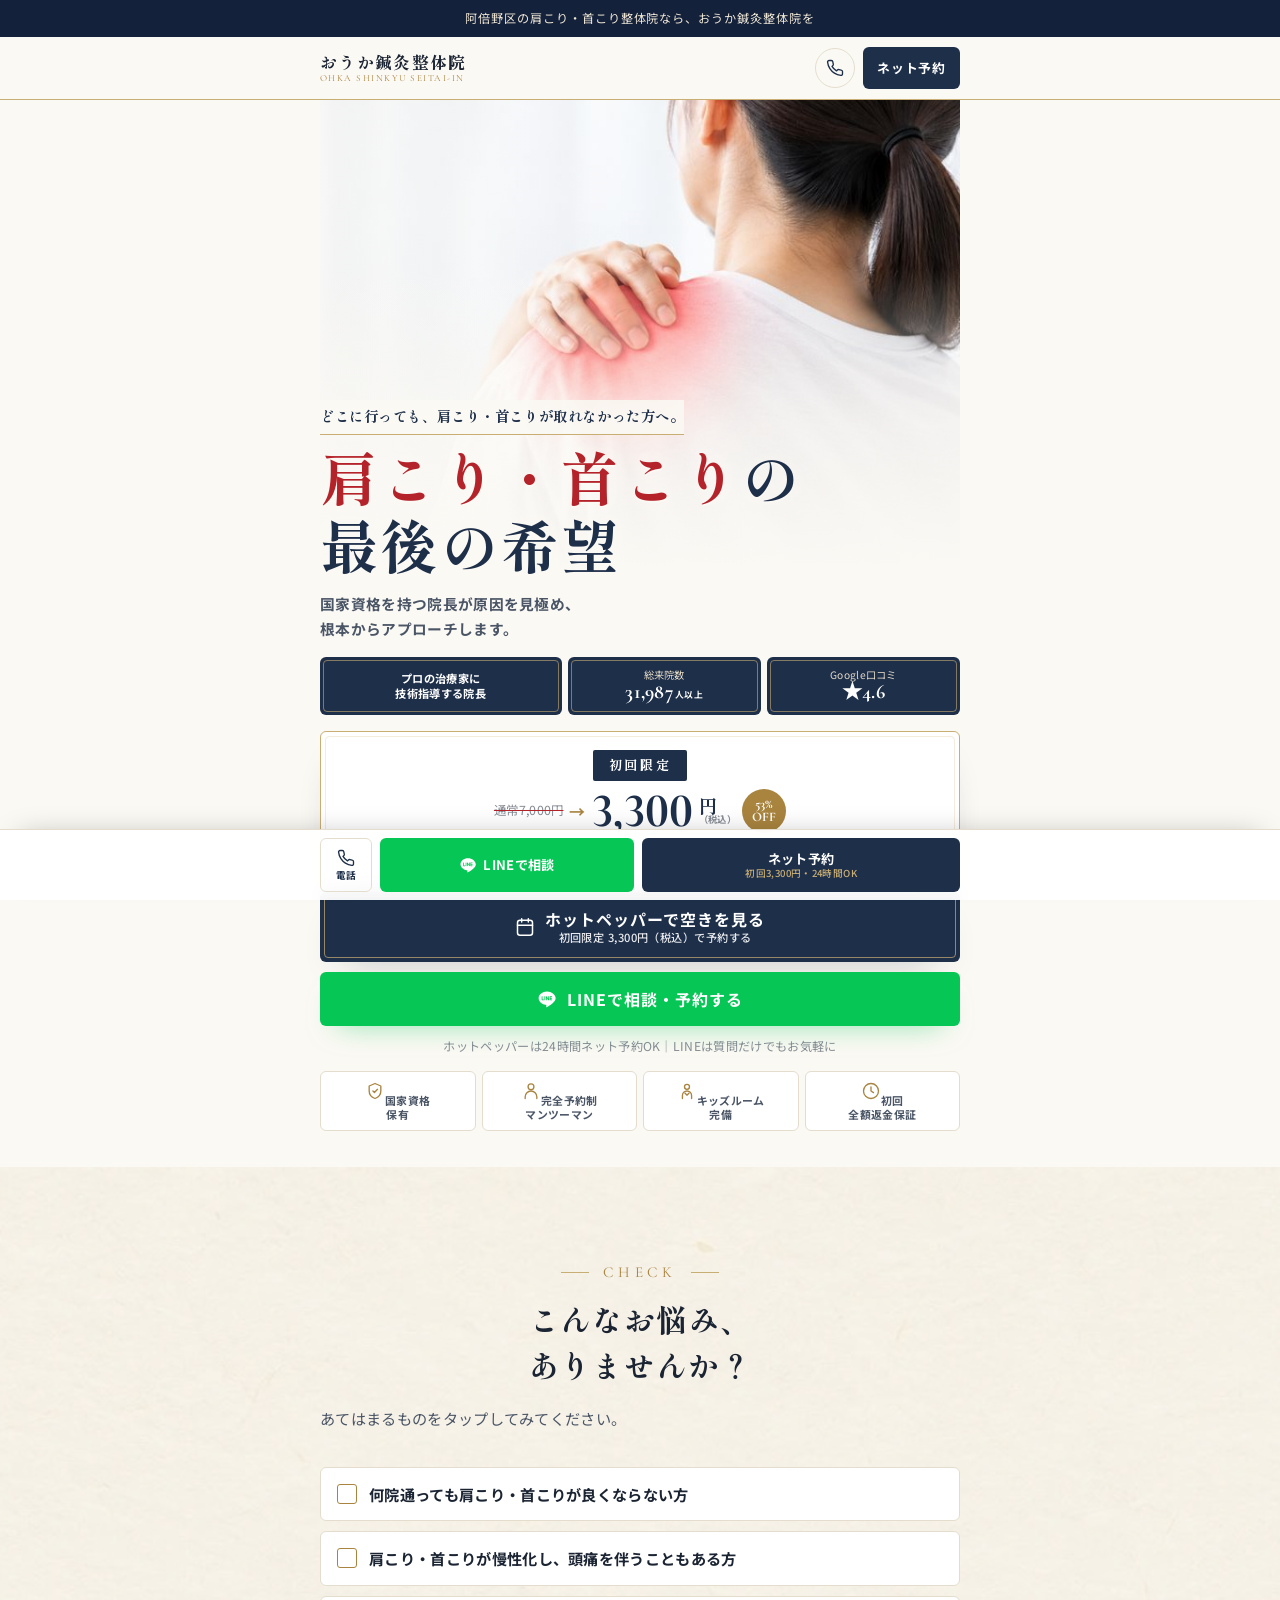
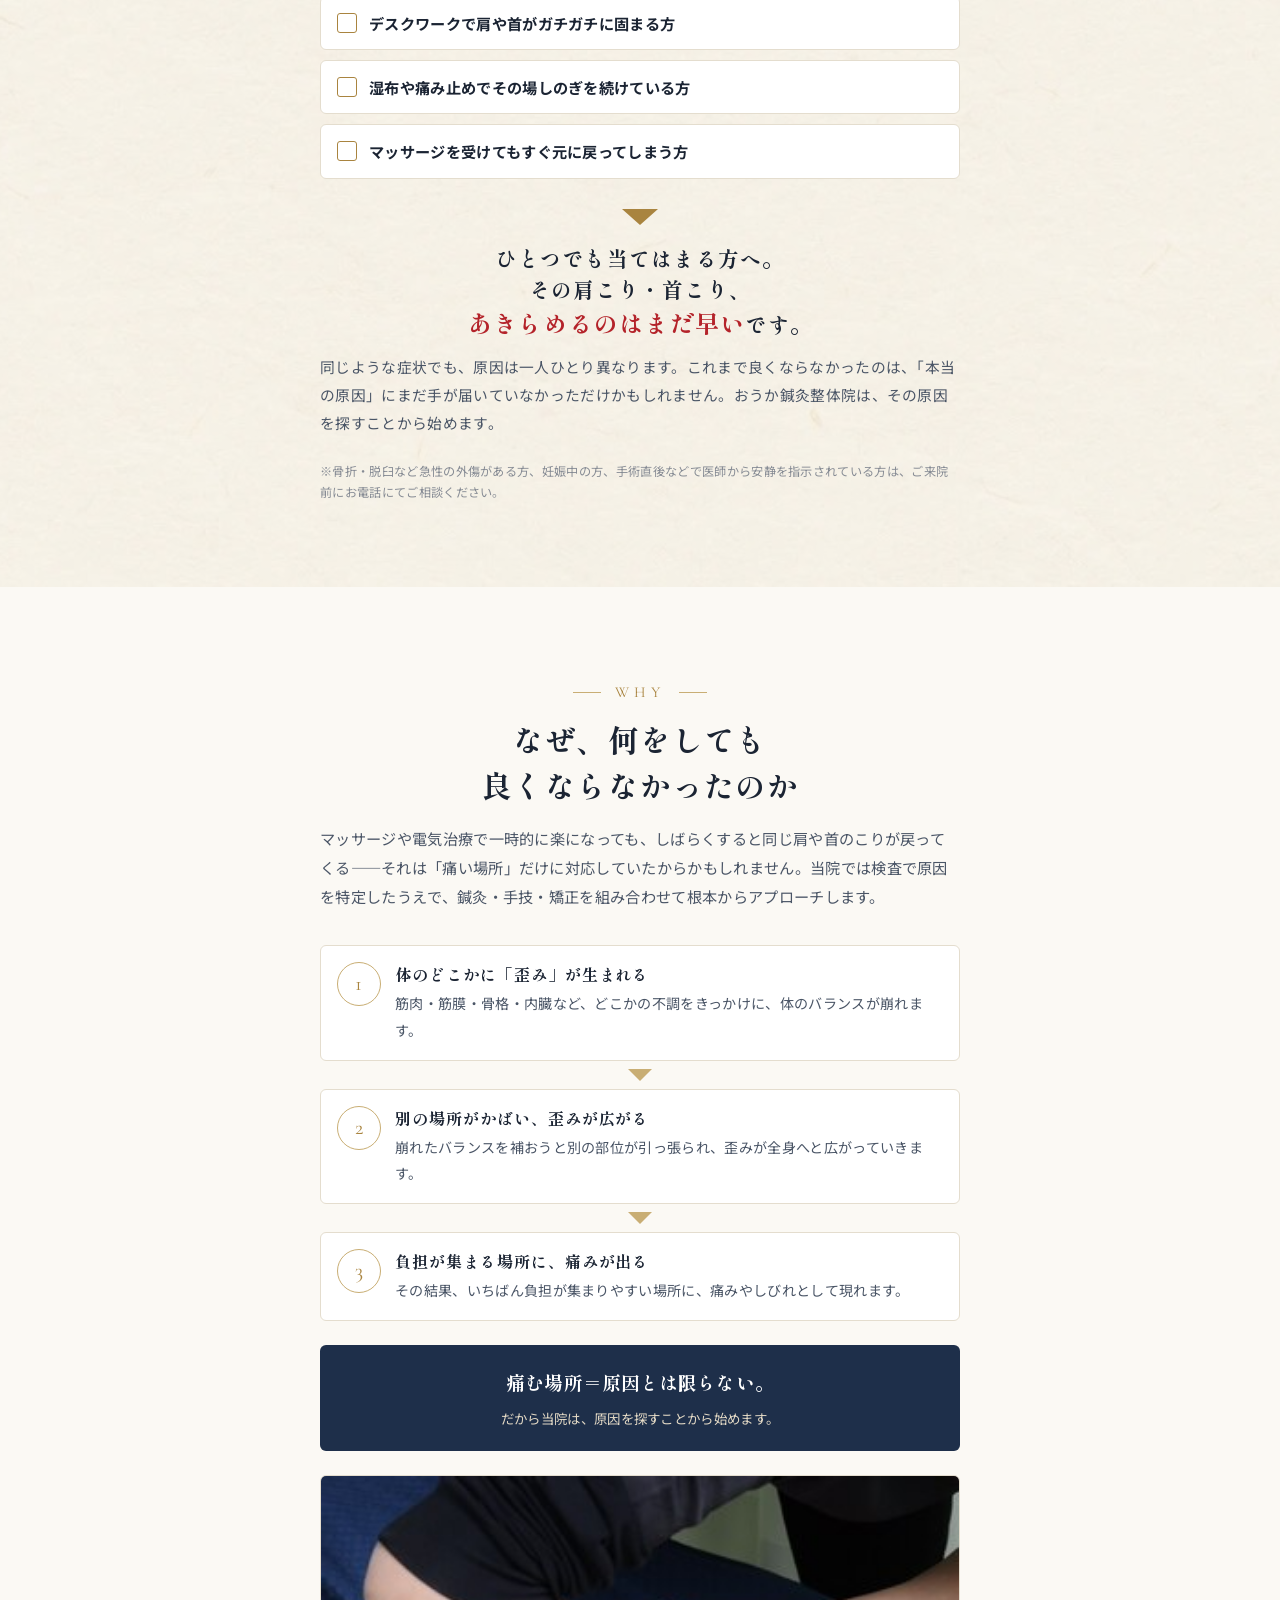
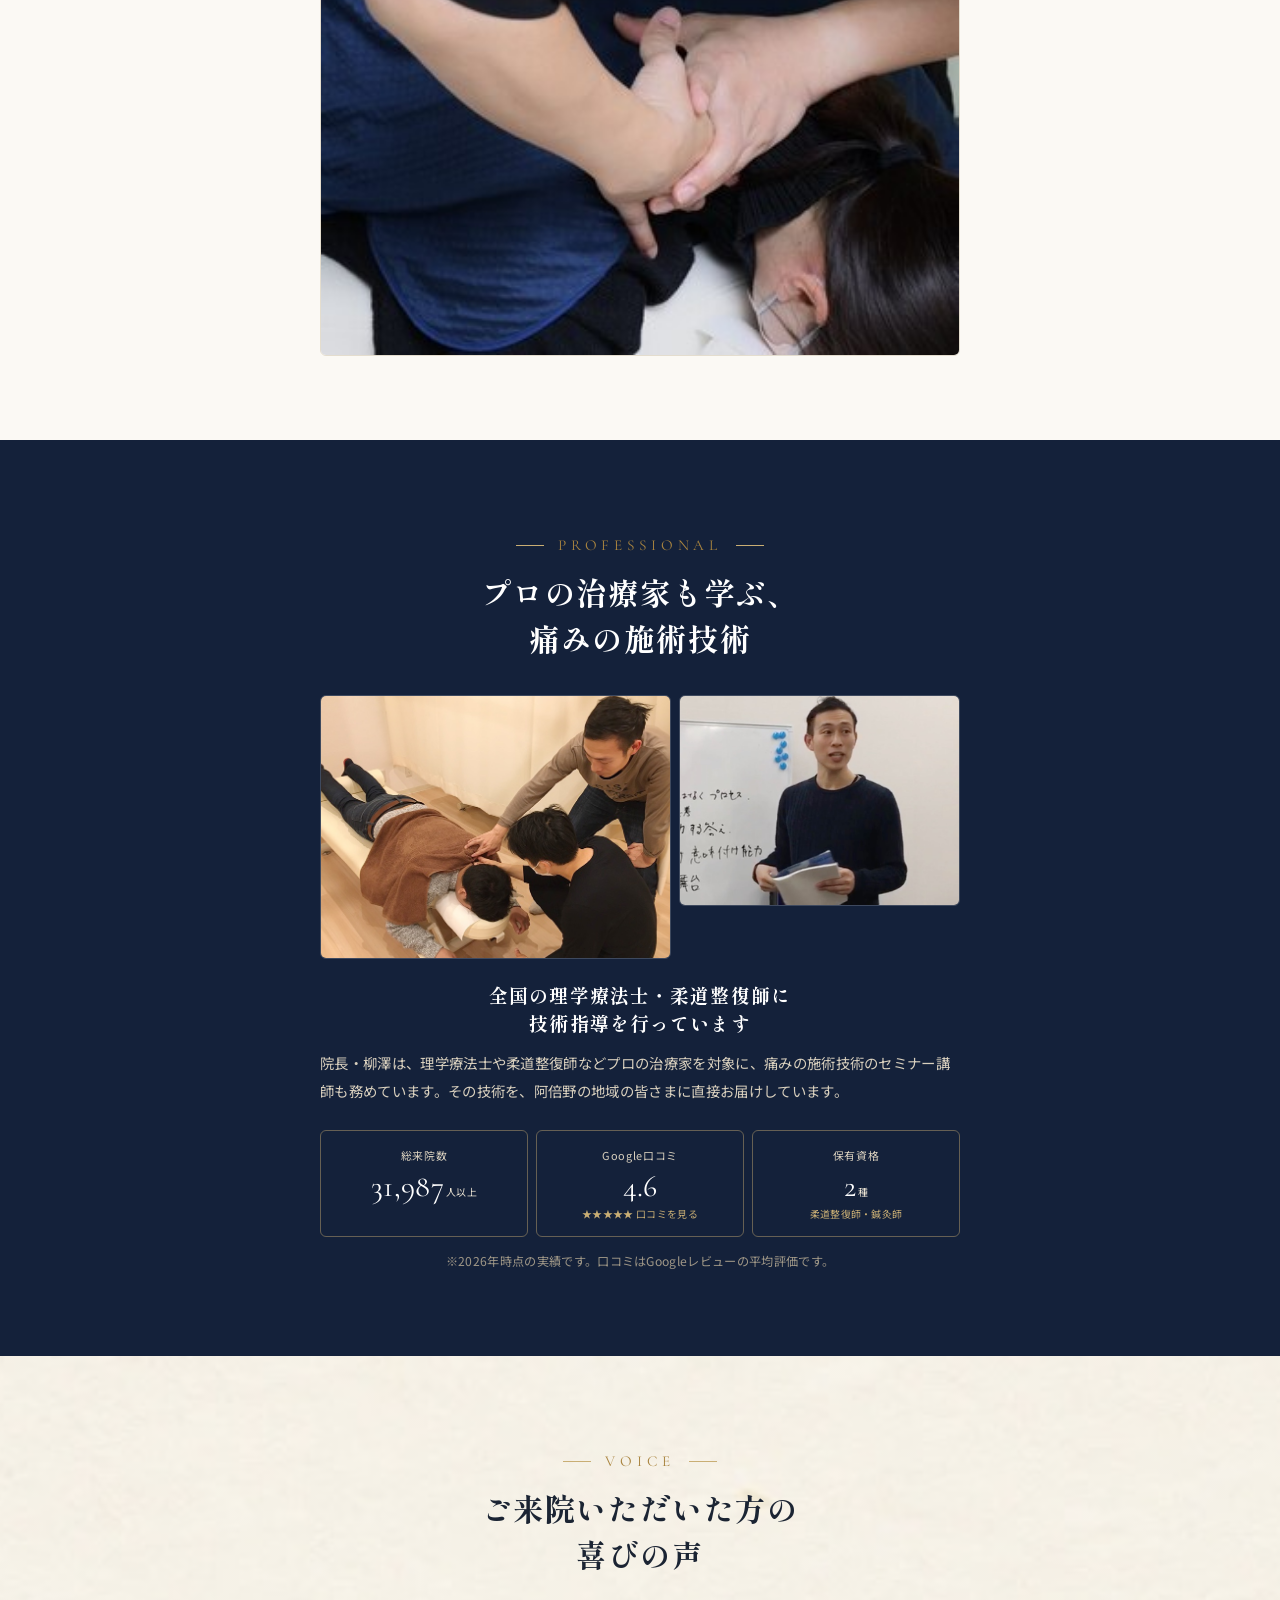
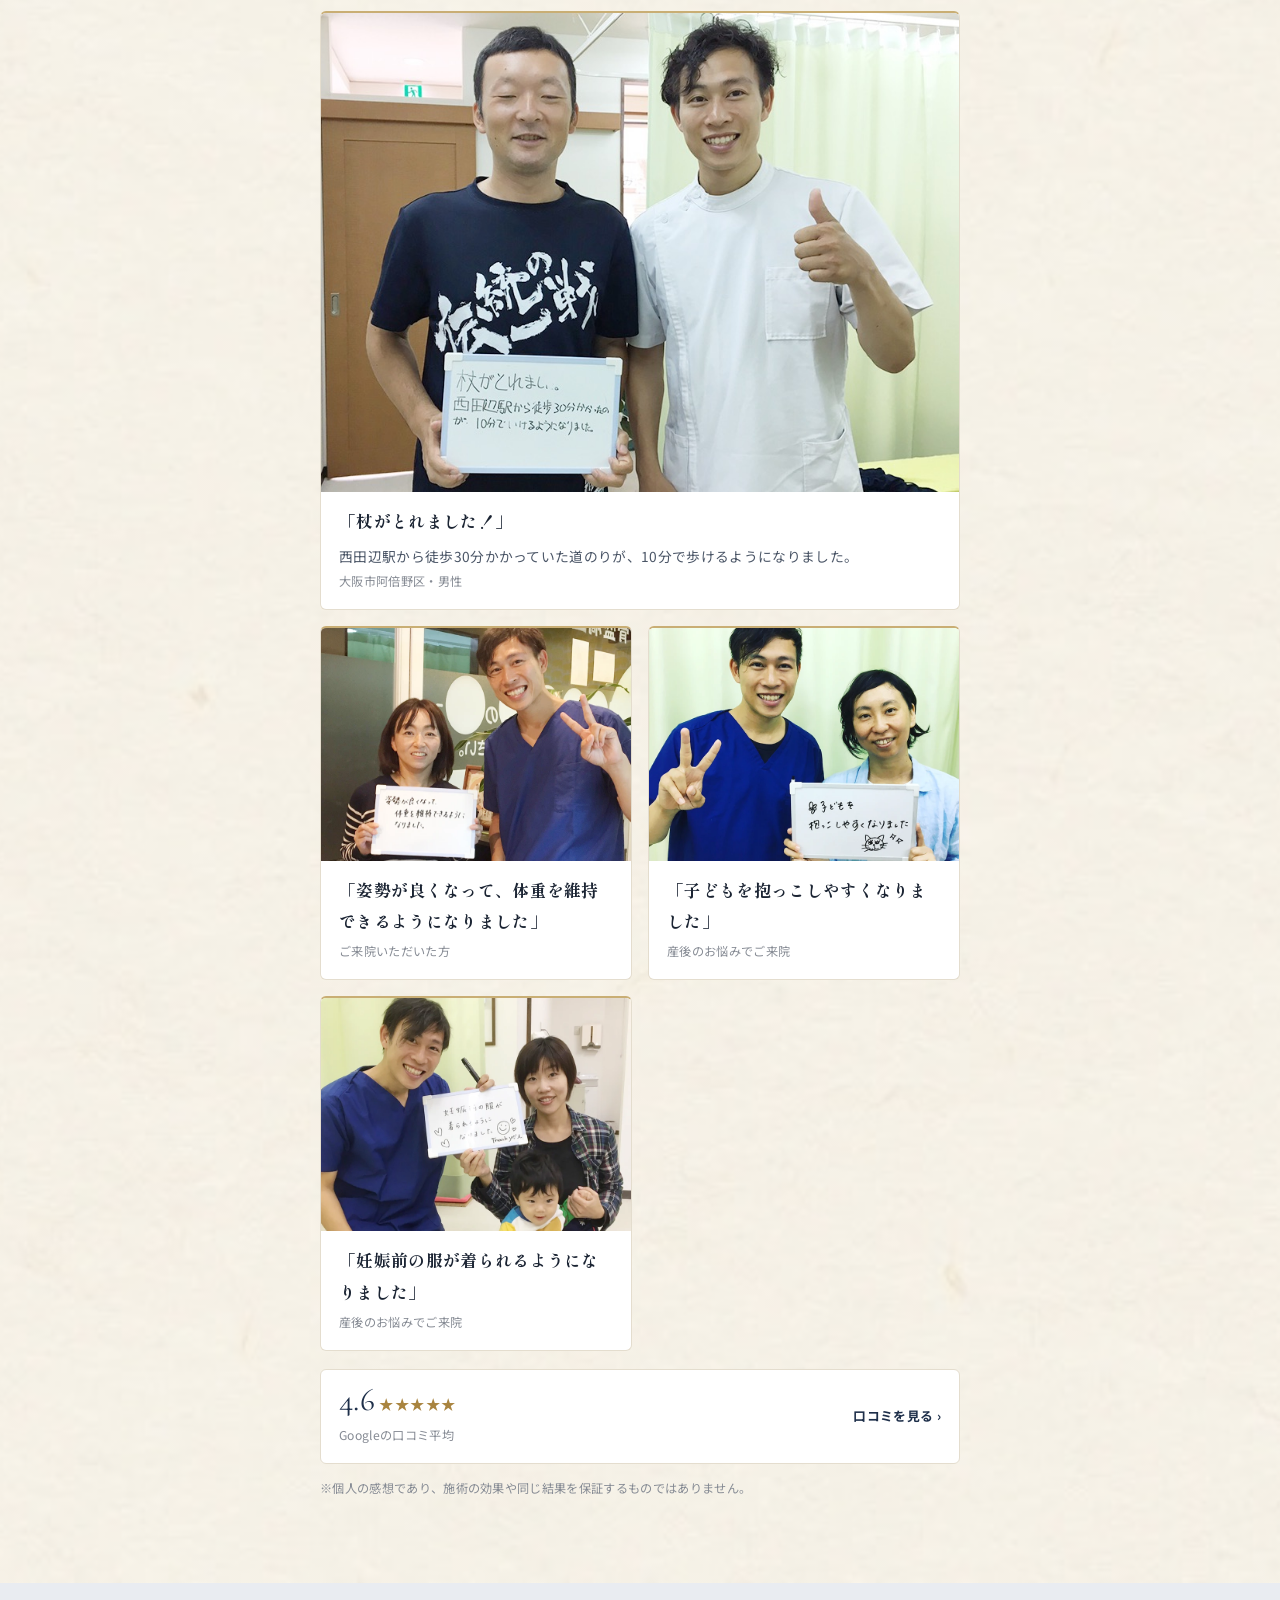
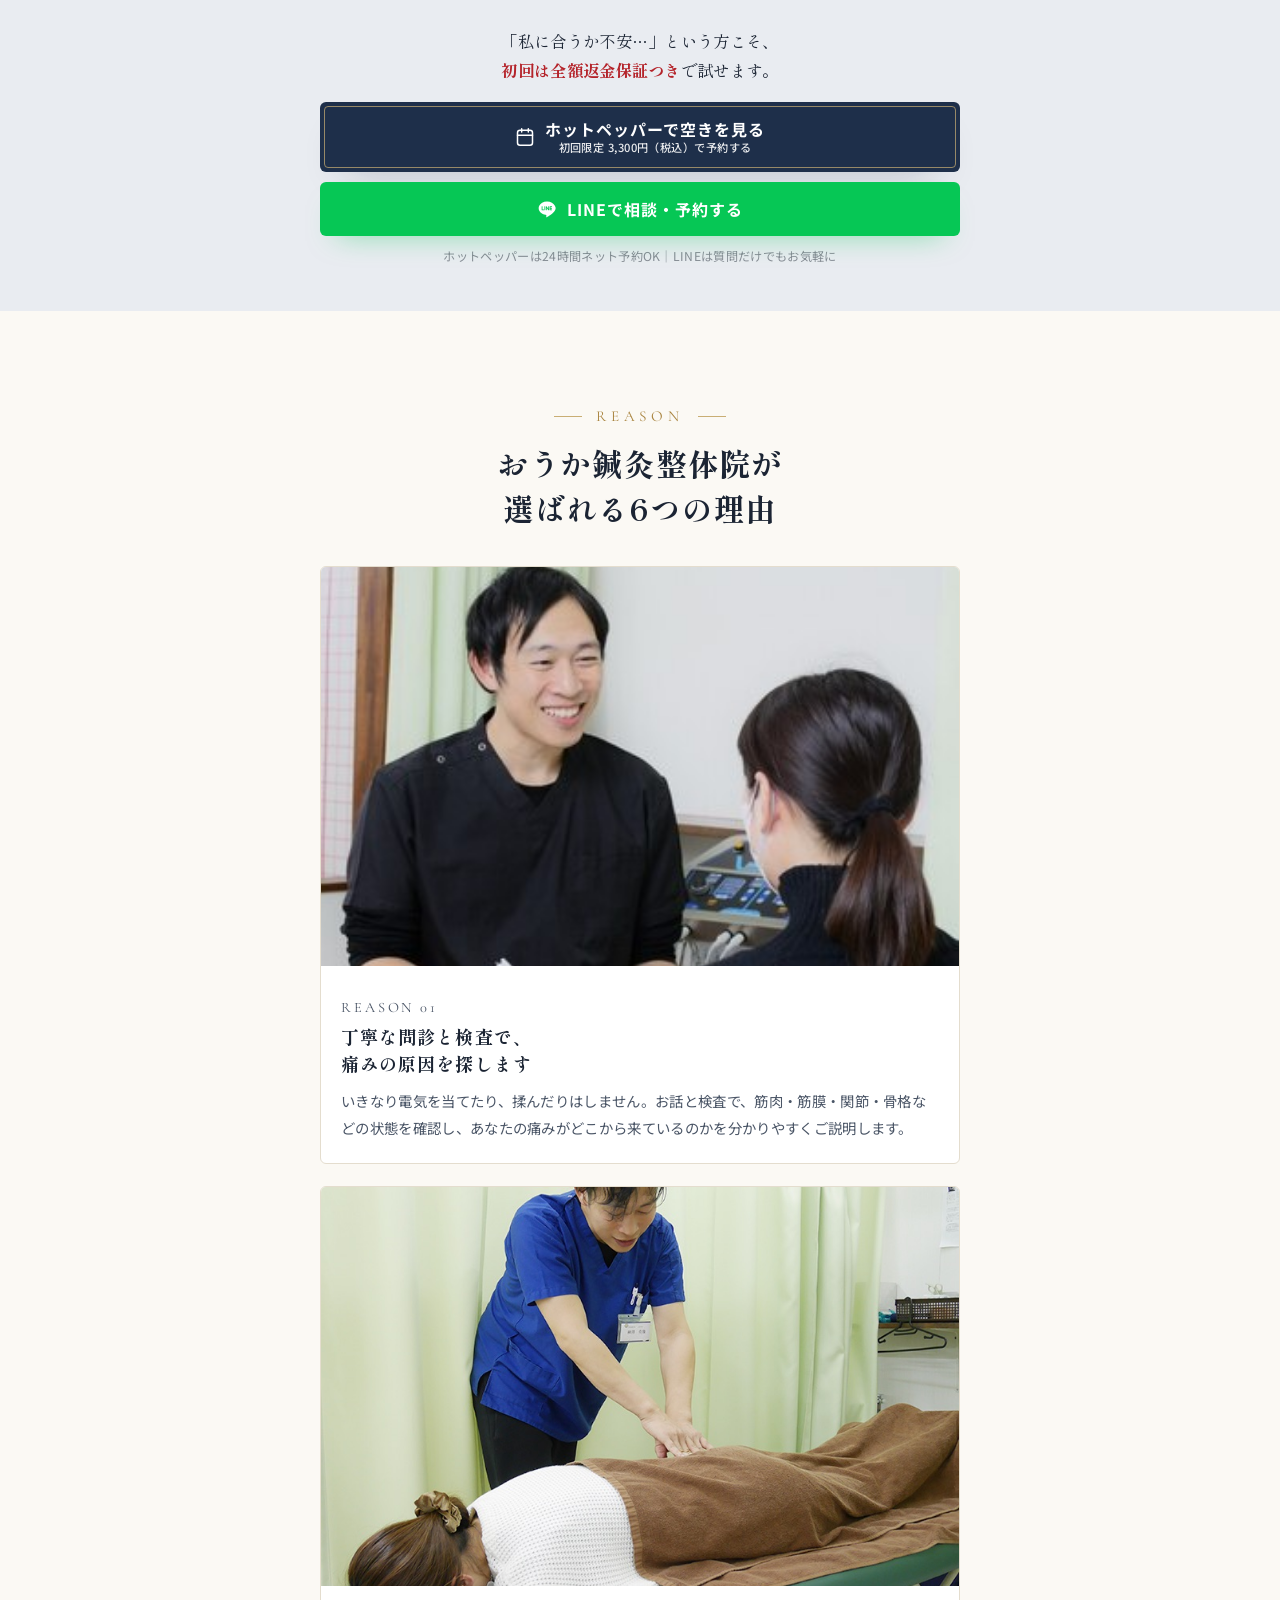
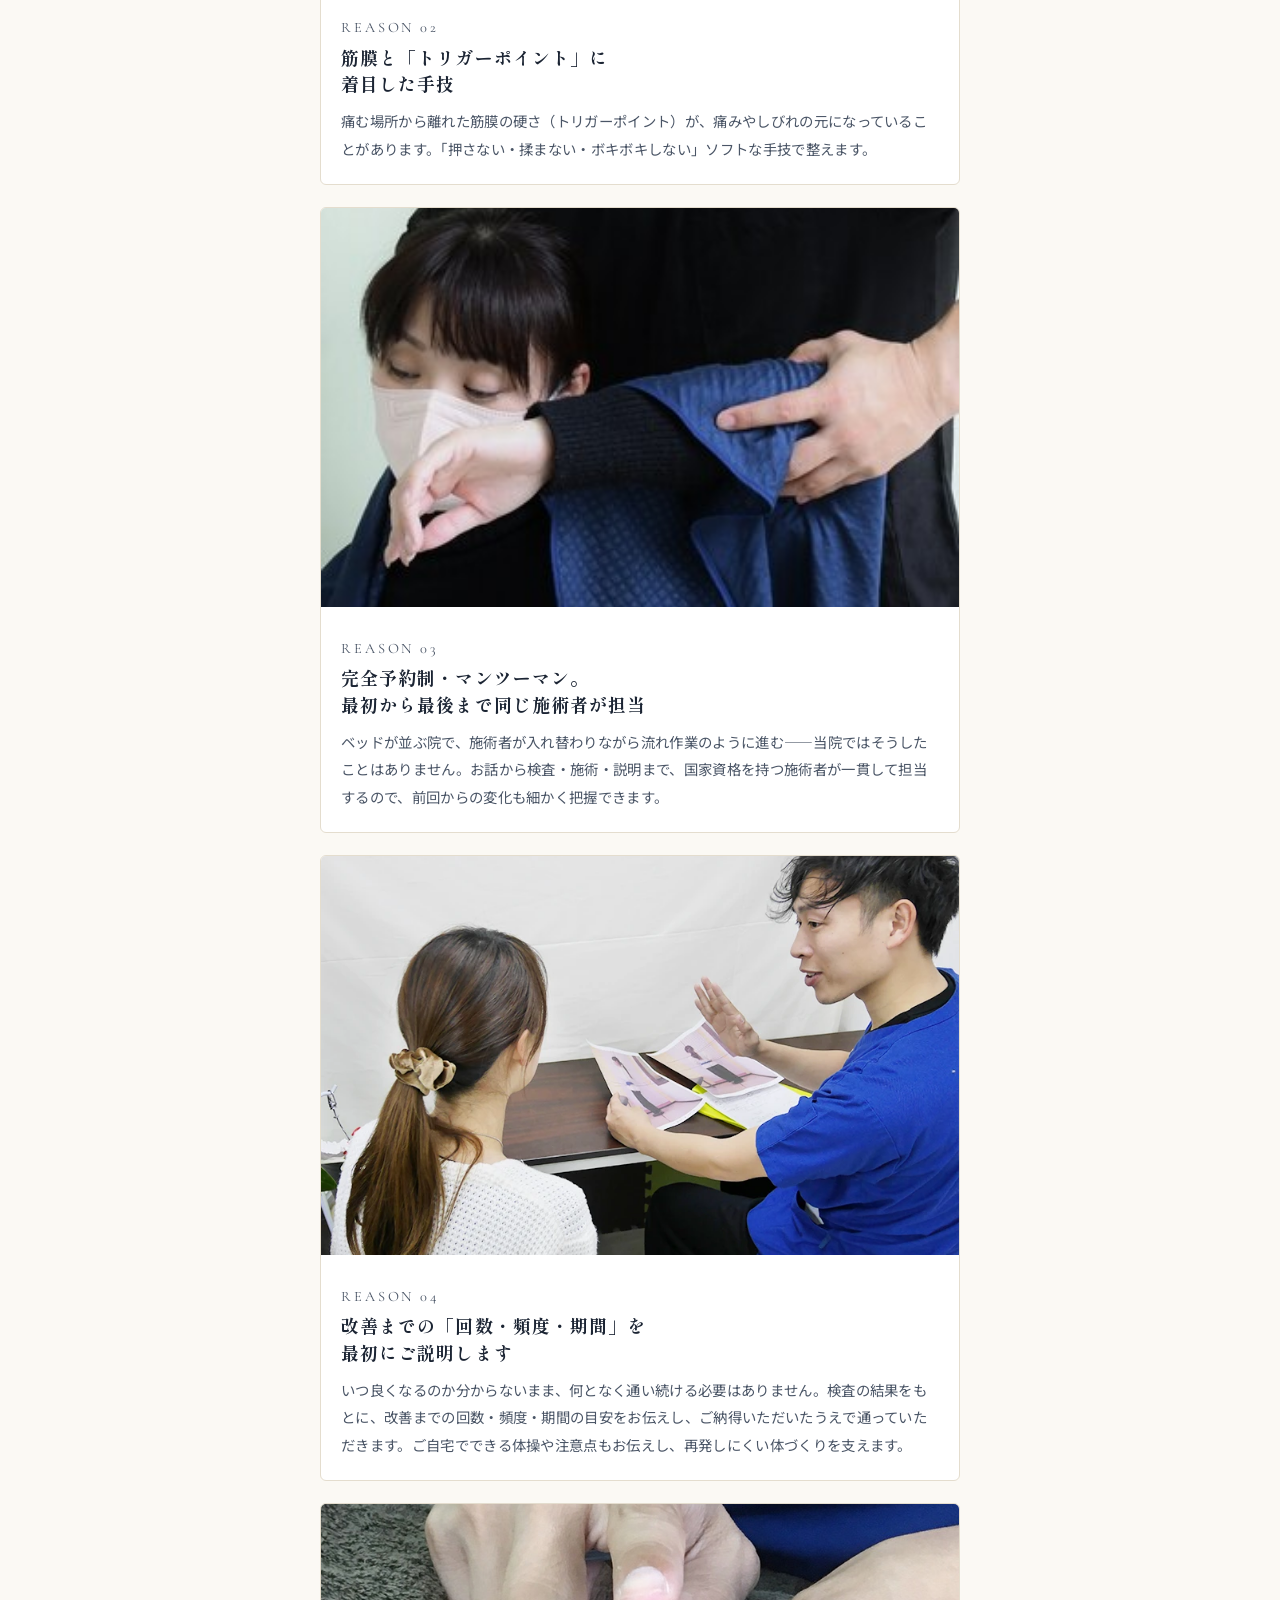
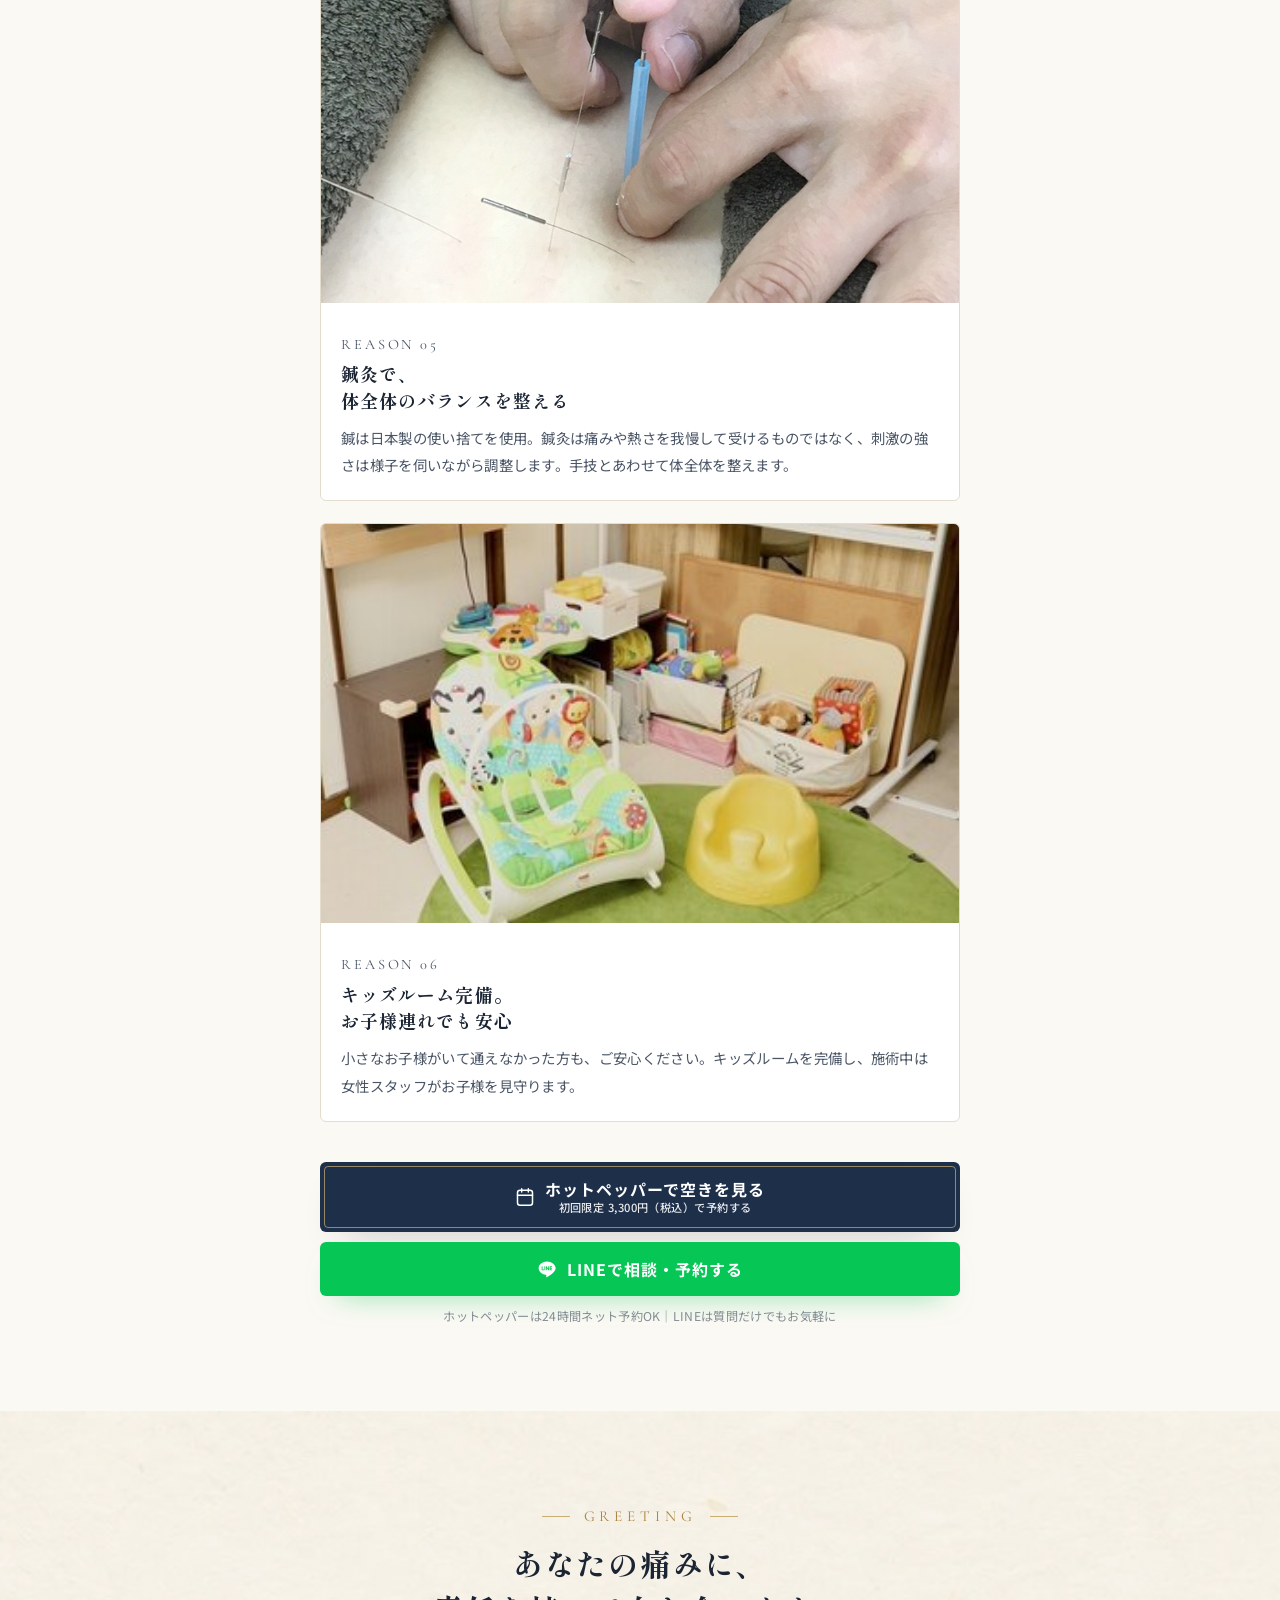
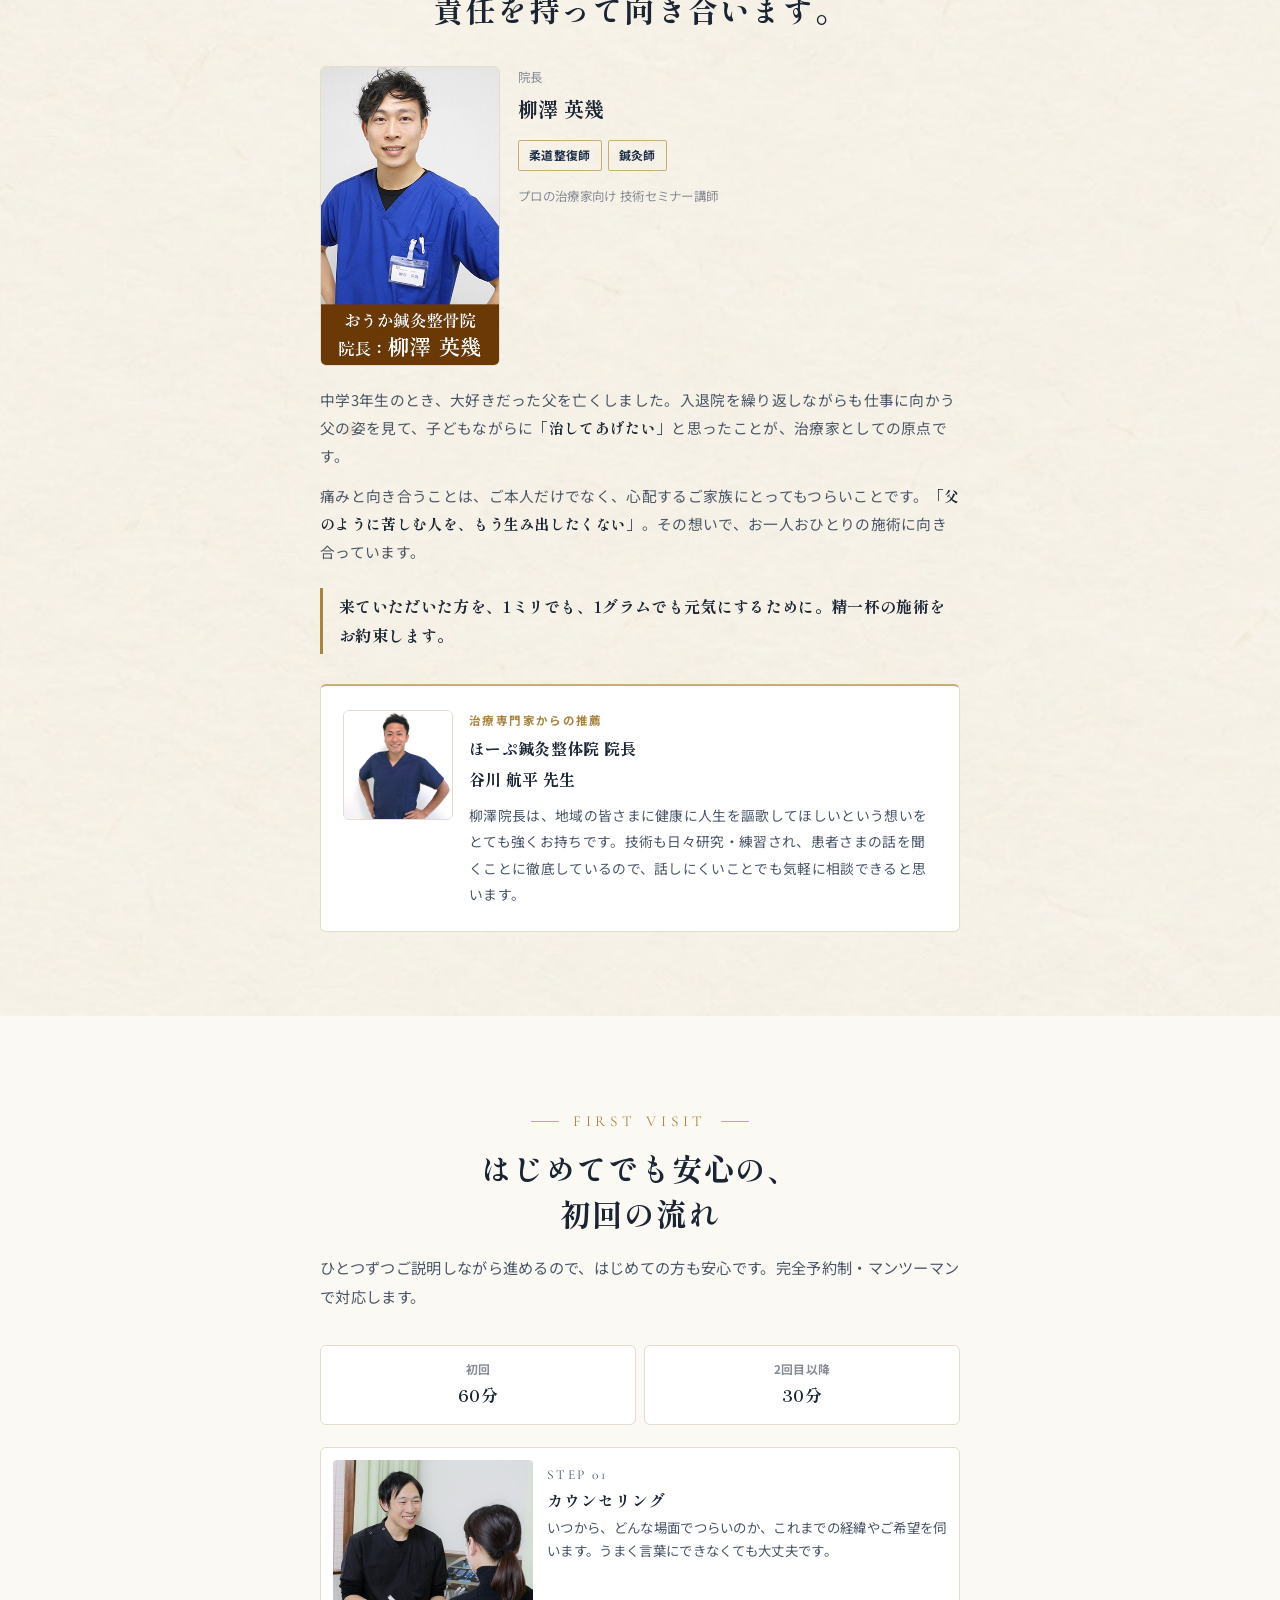
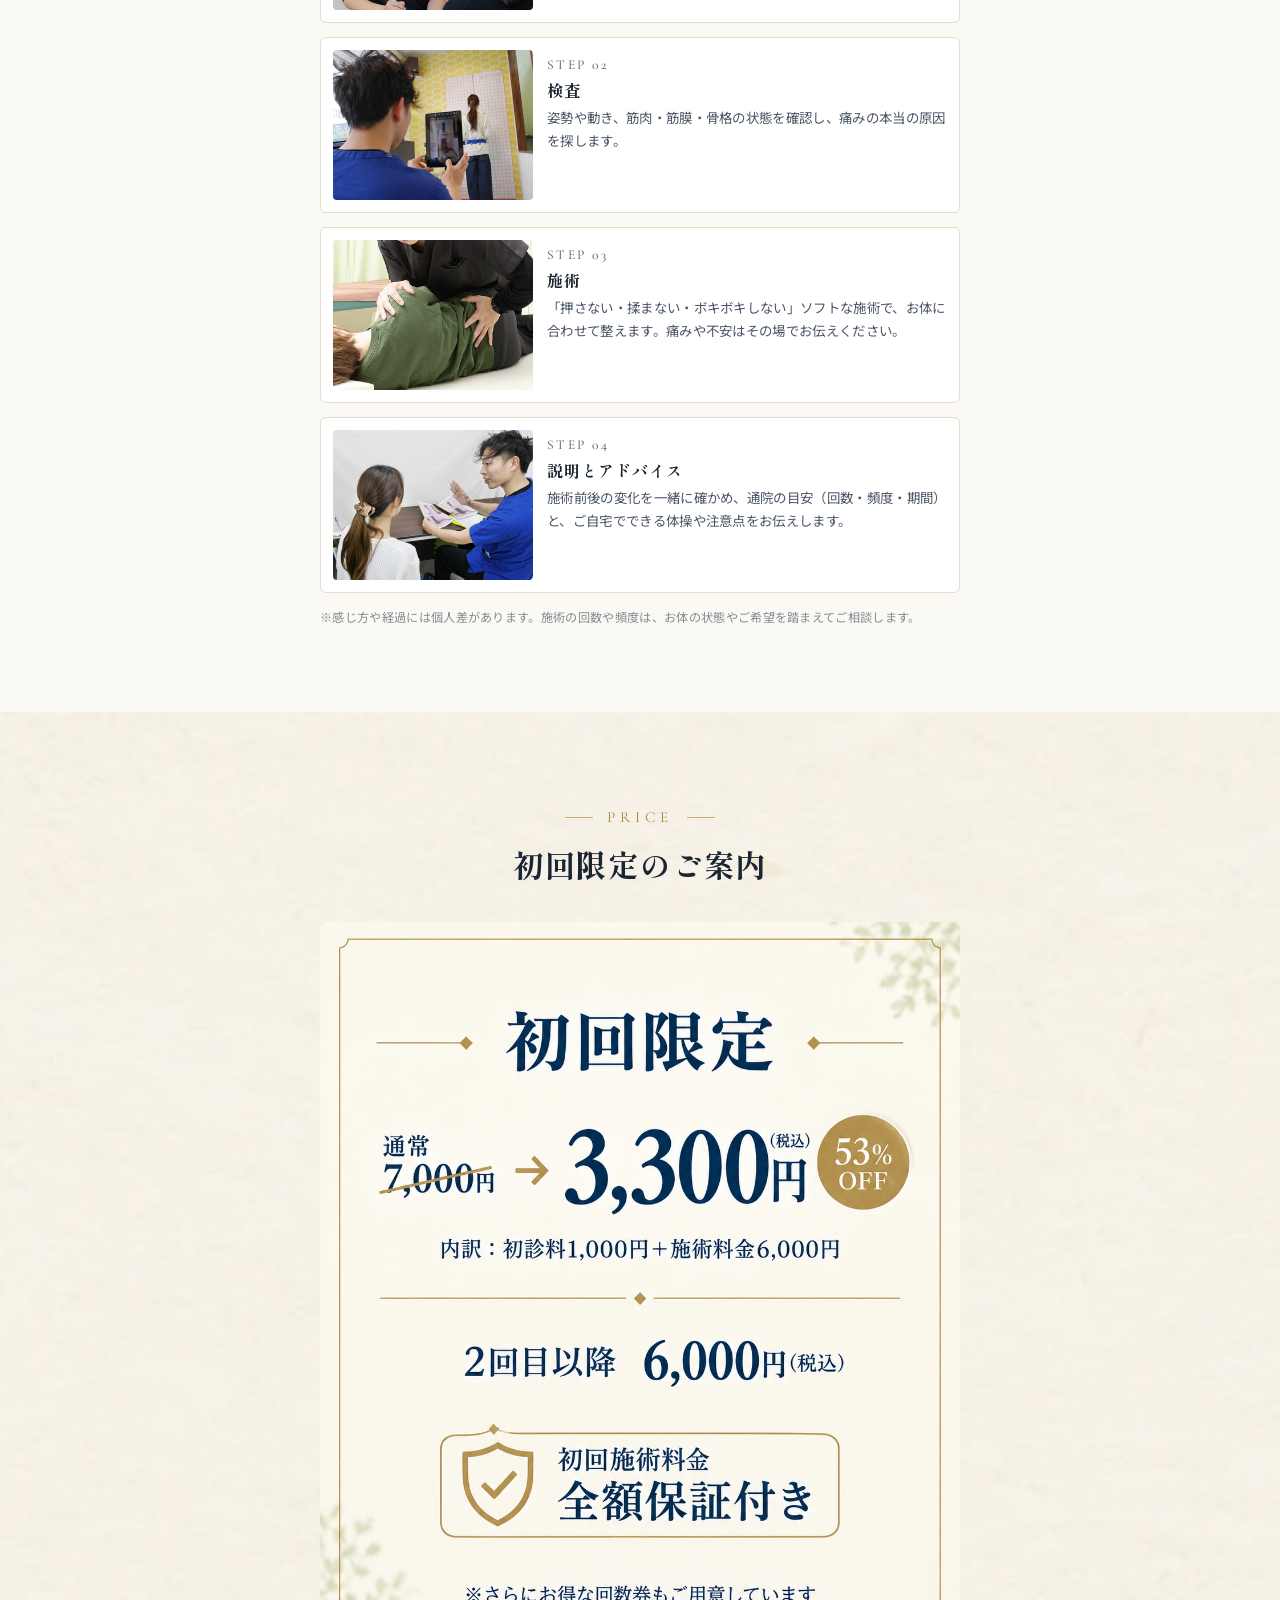
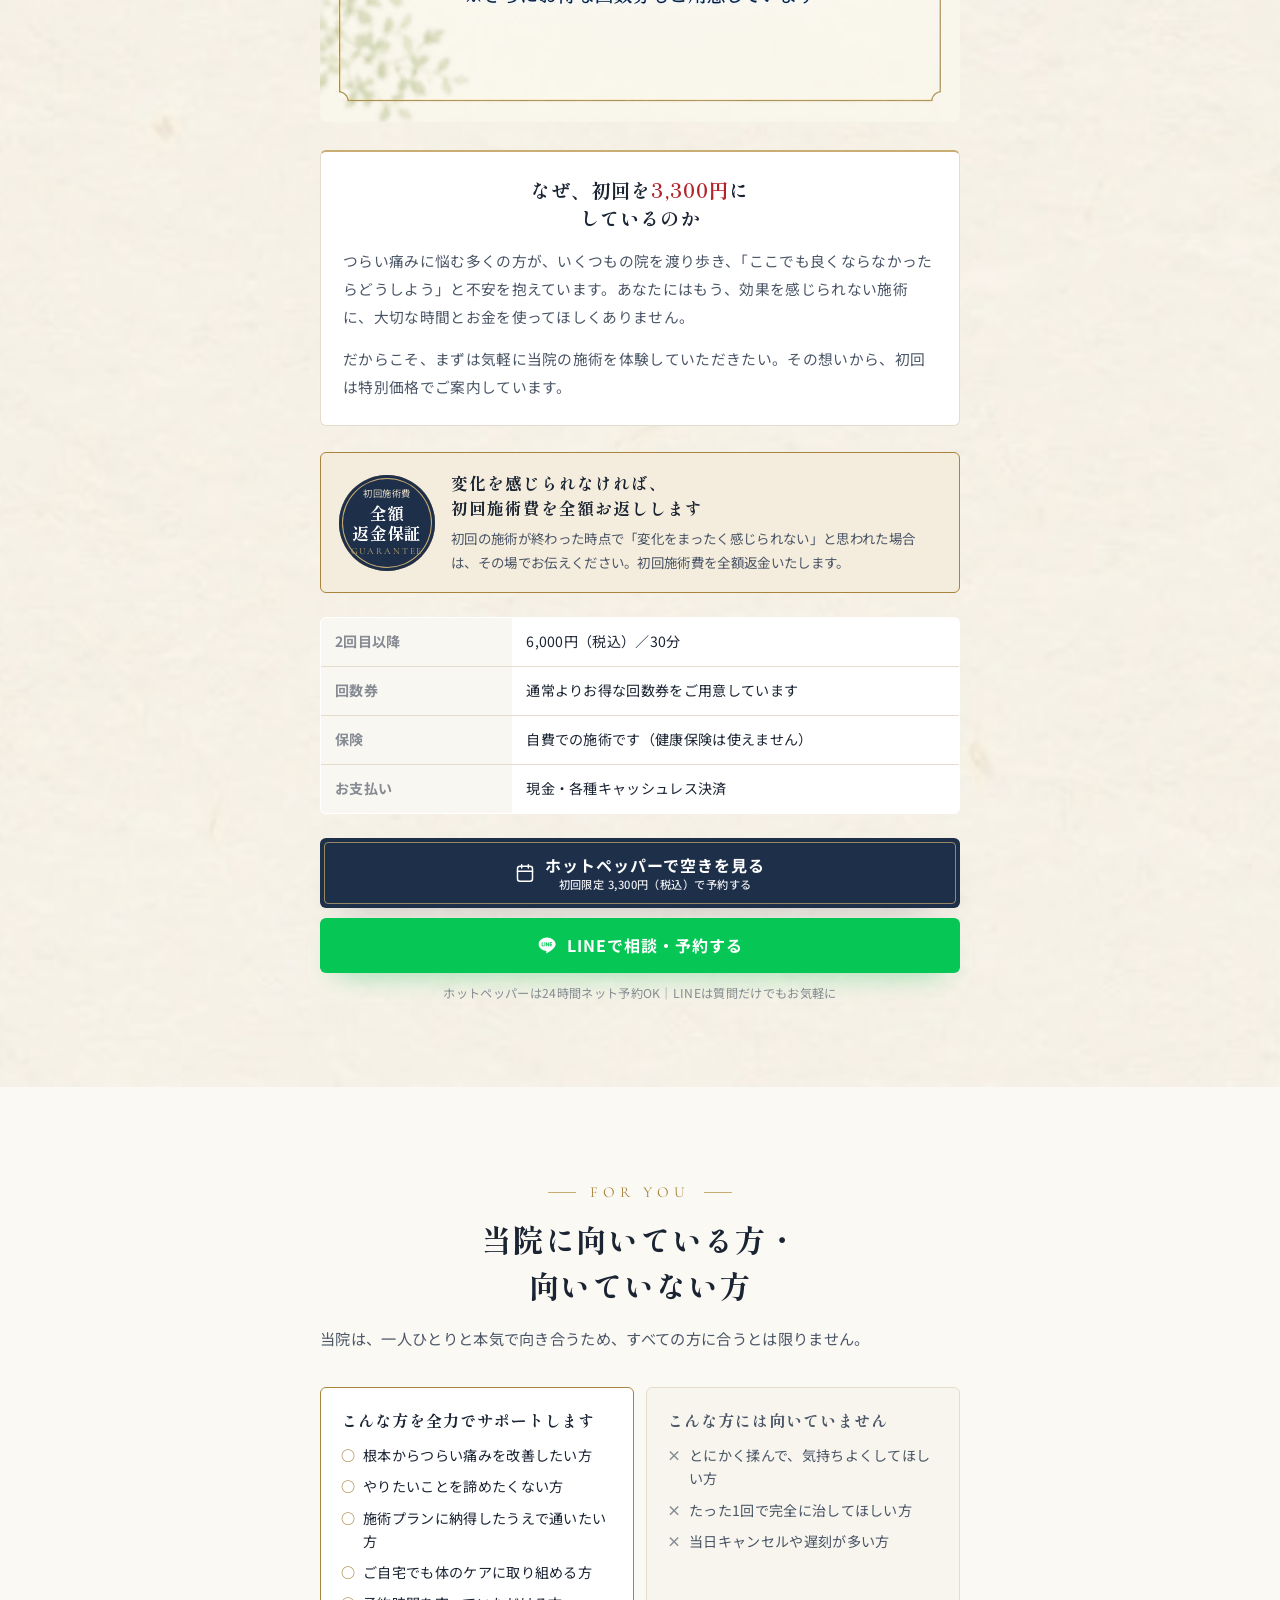
<file: katakori/index.html>
<!DOCTYPE html>
<html lang="ja">
<head>
<meta name="robots" content="noindex, nofollow">
<meta charset="utf-8">
<meta name="viewport" content="width=device-width, initial-scale=1">
<title>肩こり・首こり改善メニュー｜おうか鍼灸整体院</title>
<meta name="description" content="大阪市阿倍野区・おうか鍼灸整体院の肩こり・首こり改善メニュー。慢性的な肩や首のこり・頭痛を伴う不調など、他院で改善しなかった肩こり・首こりに根本からアプローチ。新規様限定価格でご案内中。ご予約はホットペッパービューティーから。">
<meta name="theme-color" content="#1E2F4A">
<meta property="og:title" content="肩こり・首こり改善メニュー｜おうか鍼灸整体院">
<meta property="og:description" content="大阪市阿倍野区・おうか鍼灸整体院の肩こり・首こり改善メニュー。慢性的な肩や首のこり・頭痛を伴う不調など、他院で改善しなかった肩こり・首こりに根本からアプローチ。新規様限定価格でご案内中。ご予約はホットペッパービューティーから。">
<meta property="og:type" content="website">

<link rel="preconnect" href="https://fonts.googleapis.com">
<link rel="preconnect" href="https://fonts.gstatic.com" crossorigin>
<link rel="stylesheet" href="https://fonts.googleapis.com/css2?family=Shippori+Mincho:wght@500;600;700;800&family=Noto+Sans+JP:wght@400;500;700&family=Cormorant+Garamond:wght@500;600;700&display=swap">
<link rel="stylesheet" href="../assets/lp.css">
</head>
<body class="">
<p class="topline">阿倍野区の肩こり・首こり整体院なら、おうか鍼灸整体院を</p>
<header class="site-header">
  <div class="wrap">
    <a href="#top" class="logo"><b>おうか鍼灸整体院</b><small>OHKA SHINKYU SEITAI-IN</small></a>
    <div class="head-actions">
      <a href="tel:0666219189" class="head-tel" aria-label="電話する"><svg viewBox="0 0 24 24" fill="none" stroke="currentColor" stroke-width="1.8" stroke-linecap="round" stroke-linejoin="round"><path d="M22 16.9v3a2 2 0 0 1-2.2 2 19.8 19.8 0 0 1-8.6-3.1 19.5 19.5 0 0 1-6-6 19.8 19.8 0 0 1-3.1-8.7A2 2 0 0 1 4.1 2h3a2 2 0 0 1 2 1.7c.1 1 .3 2 .6 2.9a2 2 0 0 1-.5 2.1L8 9.9a16 16 0 0 0 6 6l1.2-1.2a2 2 0 0 1 2.1-.5c.9.3 1.9.5 2.9.6a2 2 0 0 1 1.8 2Z"/></svg></a>
      <a href="https://beauty.hotpepper.jp/kr/slnH000785185/coupon/" target="_blank" rel="noopener" class="head-cta js-reserve">ネット予約</a>
    </div>
  </div>
</header>

<main id="top">
<section class="fv">
    <div class="fv-photo"><img src="../images/fv/katakori.jpg" fetchpriority="high" alt=""></div>
    <div class="wrap fv-copy">
      <p class="fv-lead">どこに行っても、肩こり・首こりが取れなかった方へ。</p>
      <h1 class="fv-title"><span class="red">肩こり・首こり</span>の<br>最後の希望</h1>
      <p class="fv-sub">国家資格を持つ院長が原因を見極め、<br>根本からアプローチします。</p>
      <ul class="fv-chips"><li><span>プロの治療家に<br>技術指導する院長</span></li><li><span>総来院数</span><b>31,987<small>人以上</small></b></li><li><span>Google口コミ</span><b>★4.6</b></li></ul>
      <div class="offer" id="offer">
        <div class="offer-bar"><p class="ob-label">初回限定</p><p class="ob-price"><s>通常7,000円</s><span class="ob-arrow">→</span><b class="num">3,300</b><span class="ob-yen">円<small>（税込）</small></span><span class="ob-off">53%<br>OFF</span></p><p class="ob-sub">初回 全額返金保証つき｜2回目以降 6,000円</p></div>
      <div class="cta-stack">
        <a href="https://beauty.hotpepper.jp/kr/slnH000785185/coupon/" target="_blank" rel="noopener" class="btn btn-reserve js-reserve"><svg viewBox="0 0 24 24" fill="none" stroke="currentColor" stroke-width="1.8" stroke-linecap="round" stroke-linejoin="round"><rect x="3" y="4" width="18" height="18" rx="3"/><path d="M16 2v4M8 2v4M3 10h18"/></svg><span class="btn-txt">ホットペッパーで空きを見る<small>初回限定 3,300円（税込）で予約する</small></span></a>
        <a href="https://lin.ee/Y1Ww8T6" target="_blank" rel="noopener" class="btn btn-line js-line"><svg viewBox="0 0 24 24" fill="currentColor"><path d="M12 3C6.5 3 2 6.6 2 11c0 3.9 3.5 7.2 8.3 7.9.3.1.8.2.9.5.1.3.1.7 0 1l-.1.9c0 .3-.2 1 .9.5s6-3.5 8.2-6.1c1.5-1.6 2.2-3.2 2.2-4.8C22 6.6 17.5 3 12 3Zm-4 10.6H6.1c-.3 0-.5-.2-.5-.5V9.3c0-.3.2-.5.5-.5s.5.2.5.5v3.3H8c.3 0 .5.2.5.5s-.2.5-.5.5Zm1.9-.5c0 .3-.2.5-.5.5s-.5-.2-.5-.5V9.3c0-.3.2-.5.5-.5s.5.2.5.5v3.8Zm4.6 0c0 .2-.1.4-.3.5h-.2c-.2 0-.3-.1-.4-.2l-1.9-2.6v2.3c0 .3-.2.5-.5.5s-.5-.2-.5-.5V9.3c0-.2.1-.4.3-.5h.2c.2 0 .3.1.4.2l1.9 2.6V9.3c0-.3.2-.5.5-.5s.5.2.5.5v3.8Zm3.1-2.4c.3 0 .5.2.5.5s-.2.5-.5.5h-1.4v.9h1.4c.3 0 .5.2.5.5s-.2.5-.5.5h-1.9c-.3 0-.5-.2-.5-.5V9.3c0-.3.2-.5.5-.5h1.9c.3 0 .5.2.5.5s-.2.5-.5.5h-1.4v.9h1.4Z"/></svg><span>LINEで相談・予約する</span></a>
      </div>
      <p class="cta-note">ホットペッパーは24時間ネット予約OK｜LINEは質問だけでもお気軽に</p>
        <ul class="offer-badges"><li><svg viewBox="0 0 24 24" fill="none" stroke="currentColor" stroke-width="1.6" stroke-linecap="round" stroke-linejoin="round"><path d="M12 3l7 3v6c0 4.5-3 7.5-7 9-4-1.5-7-4.5-7-9V6l7-3Z"/><path d="M9.5 12l1.8 1.8L15 10"/></svg>国家資格<br>保有</li><li><svg viewBox="0 0 24 24" fill="none" stroke="currentColor" stroke-width="1.6" stroke-linecap="round" stroke-linejoin="round"><circle cx="12" cy="7" r="3.5"/><path d="M5 21v-2a7 7 0 0 1 14 0v2"/></svg>完全予約制<br>マンツーマン</li><li><svg viewBox="0 0 24 24" fill="none" stroke="currentColor" stroke-width="1.6" stroke-linecap="round" stroke-linejoin="round"><circle cx="12" cy="7" r="3"/><path d="M6.5 21v-3.5a5.5 5.5 0 0 1 11 0V21"/><path d="M9.5 14.5 12 17l2.5-2.5"/></svg>キッズルーム<br>完備</li><li><svg viewBox="0 0 24 24" fill="none" stroke="currentColor" stroke-width="1.6" stroke-linecap="round" stroke-linejoin="round"><circle cx="12" cy="12" r="9"/><path d="M12 7v5l3 2"/></svg>初回<br>全額返金保証</li></ul>
      </div>
    </div>
  </section>

<section class="sec band" id="concern">
    <div class="wrap">
    <div class="sec-head">
      <p class="sec-en">Check</p>
      <h2>こんなお悩み、<br>ありませんか？</h2>
      <p class="lead">あてはまるものをタップしてみてください。</p>
    </div>
      <ul class="checks"><li>何院通っても肩こり・首こりが良くならない方</li><li>肩こり・首こりが慢性化し、頭痛を伴うこともある方</li><li>デスクワークで肩や首がガチガチに固まる方</li><li>湿布や痛み止めでその場しのぎを続けている方</li><li>マッサージを受けてもすぐ元に戻ってしまう方</li></ul>
      <div class="turn">
        <div class="turn-arrow"></div>
        <h3>ひとつでも当てはまる方へ。<br>その肩こり・首こり、<br><span class="red">あきらめるのはまだ早い</span>です。</h3>
        <p>同じような症状でも、原因は一人ひとり異なります。これまで良くならなかったのは、「本当の原因」にまだ手が届いていなかっただけかもしれません。おうか鍼灸整体院は、その原因を探すことから始めます。</p>
      </div>
      <p class="note mt-m">※骨折・脱臼など急性の外傷がある方、妊娠中の方、手術直後などで医師から安静を指示されている方は、ご来院前にお電話にてご相談ください。</p>
    </div>
  </section>

<section class="sec" id="why">
    <div class="wrap">
    <div class="sec-head">
      <p class="sec-en">Why</p>
      <h2>なぜ、何をしても<br>良くならなかったのか</h2>
      <p class="lead">マッサージや電気治療で一時的に楽になっても、しばらくすると同じ肩や首のこりが戻ってくる――それは「痛い場所」だけに対応していたからかもしれません。当院では検査で原因を特定したうえで、鍼灸・手技・矯正を組み合わせて根本からアプローチします。</p>
    </div>
      <div class="cause-flow mt-m">
        <div class="cause-step reveal"><span class="n">1</span><div><h3>体のどこかに「歪み」が生まれる</h3><p>筋肉・筋膜・骨格・内臓など、どこかの不調をきっかけに、体のバランスが崩れます。</p></div></div>
        <div class="cause-arrow" aria-hidden="true"></div>
        <div class="cause-step reveal"><span class="n">2</span><div><h3>別の場所がかばい、歪みが広がる</h3><p>崩れたバランスを補おうと別の部位が引っ張られ、歪みが全身へと広がっていきます。</p></div></div>
        <div class="cause-arrow" aria-hidden="true"></div>
        <div class="cause-step reveal"><span class="n">3</span><div><h3>負担が集まる場所に、痛みが出る</h3><p>その結果、いちばん負担が集まりやすい場所に、痛みやしびれとして現れます。</p></div></div>
      </div>
      <div class="key reveal"><b>痛む場所＝原因とは限らない。</b><span>だから当院は、原因を探すことから始めます。</span></div>
      <figure class="photo mt-m reveal"><img src="../images/hpb/neck-shoulder.jpg" loading="lazy" alt="首・肩まわりの施術"></figure>
    </div>
  </section>

<section class="sec dark" id="professional">
    <div class="wrap">
    <div class="sec-head">
      <p class="sec-en">Professional</p>
      <h2>プロの治療家も学ぶ、<br>痛みの施術技術</h2>
    </div>
      <div class="auth-photos reveal">
        <div class="photo"><img src="../images/hp/seminar01.jpg" width="800" height="533" loading="lazy" alt="治療家向けセミナーで院長が施術を指導している様子"></div>
        <div class="photo"><img src="../images/hp/seminar02.jpg" width="800" height="533" loading="lazy" alt="セミナーで講師を務める院長"></div>
      </div>
      <div class="auth-copy">
        <h3>全国の理学療法士・柔道整復師に<br>技術指導を行っています</h3>
        <p>院長・柳澤は、理学療法士や柔道整復師などプロの治療家を対象に、痛みの施術技術のセミナー講師も務めています。その技術を、阿倍野の地域の皆さまに直接お届けしています。</p>
      </div>
      <div class="stats">
        <div class="stat"><p class="stat-label">総来院数</p><p class="stat-num">31,987<small>人以上</small></p></div>
        <div class="stat"><a href="https://maps.app.goo.gl/wEtdczeHVXq5hBLx5" target="_blank" rel="noopener"><p class="stat-label">Google口コミ</p><p class="stat-num">4.6</p><p class="stat-sub">★★★★★ 口コミを見る</p></a></div>
        <div class="stat"><p class="stat-label">保有資格</p><p class="stat-num">2<small>種</small></p><p class="stat-sub">柔道整復師・鍼灸師</p></div>
      </div>
      <p class="note mt-s center" style="color:#9F9787;">※2026年時点の実績です。口コミはGoogleレビューの平均評価です。</p>
    </div>
  </section>

<section class="sec band" id="voice">
    <div class="wrap">
    <div class="sec-head">
      <p class="sec-en">Voice</p>
      <h2>ご来院いただいた方の<br>喜びの声</h2>
    </div>
      <div class="voice-list">
        <figure class="voice reveal"><img src="../images/hp/voice001.jpg" width="800" height="600" loading="lazy" alt="ご来院いただいた方と院長の写真。ボードに「杖がとれました！」">
          <figcaption><p class="v-title">「杖がとれました！」</p><p class="note" style="color:var(--ink-soft);font-size:.86rem;margin-top:6px;">西田辺駅から徒歩30分かかっていた道のりが、10分で歩けるようになりました。</p><p class="v-who">大阪市阿倍野区・男性</p></figcaption></figure>
        <figure class="voice reveal"><img src="../images/voice-posture.webp" width="800" height="600" loading="lazy" alt="ご来院いただいた方と院長の写真。ボードに「姿勢が良くなって、体重を維持できるようになりました」">
          <figcaption><p class="v-title">「姿勢が良くなって、体重を維持できるようになりました」</p><p class="v-who">ご来院いただいた方</p></figcaption></figure>
        <figure class="voice reveal"><img src="../images/voice-holding.webp" width="800" height="600" loading="lazy" alt="ご来院いただいた方と院長の写真。ボードに「子どもを抱っこしやすくなりました」">
          <figcaption><p class="v-title">「子どもを抱っこしやすくなりました」</p><p class="v-who">産後のお悩みでご来院</p></figcaption></figure>
        <figure class="voice reveal"><img src="../images/voice-clothes.webp" width="800" height="600" loading="lazy" alt="ご来院いただいた方と院長の写真。ボードに「妊娠前の服が着られるようになりました」">
          <figcaption><p class="v-title">「妊娠前の服が着られるようになりました」</p><p class="v-who">産後のお悩みでご来院</p></figcaption></figure>
      </div>
      <a class="review" href="https://maps.app.goo.gl/wEtdczeHVXq5hBLx5" target="_blank" rel="noopener"><span><span class="score">4.6</span> <span class="stars">★★★★★</span><br><span class="note">Googleの口コミ平均</span></span><span class="go">口コミを見る ›</span></a>
      <p class="note mt-s">※個人の感想であり、施術の効果や同じ結果を保証するものではありません。</p>
    </div>
  </section>

<section class="sec mid-cta">
    <div class="wrap">
      <p class="mid-lead">「私に合うか不安…」という方こそ、<br><b>初回は全額返金保証つき</b>で試せます。</p>
      <div class="cta-stack">
        <a href="https://beauty.hotpepper.jp/kr/slnH000785185/coupon/" target="_blank" rel="noopener" class="btn btn-reserve js-reserve"><svg viewBox="0 0 24 24" fill="none" stroke="currentColor" stroke-width="1.8" stroke-linecap="round" stroke-linejoin="round"><rect x="3" y="4" width="18" height="18" rx="3"/><path d="M16 2v4M8 2v4M3 10h18"/></svg><span class="btn-txt">ホットペッパーで空きを見る<small>初回限定 3,300円（税込）で予約する</small></span></a>
        <a href="https://lin.ee/Y1Ww8T6" target="_blank" rel="noopener" class="btn btn-line js-line"><svg viewBox="0 0 24 24" fill="currentColor"><path d="M12 3C6.5 3 2 6.6 2 11c0 3.9 3.5 7.2 8.3 7.9.3.1.8.2.9.5.1.3.1.7 0 1l-.1.9c0 .3-.2 1 .9.5s6-3.5 8.2-6.1c1.5-1.6 2.2-3.2 2.2-4.8C22 6.6 17.5 3 12 3Zm-4 10.6H6.1c-.3 0-.5-.2-.5-.5V9.3c0-.3.2-.5.5-.5s.5.2.5.5v3.3H8c.3 0 .5.2.5.5s-.2.5-.5.5Zm1.9-.5c0 .3-.2.5-.5.5s-.5-.2-.5-.5V9.3c0-.3.2-.5.5-.5s.5.2.5.5v3.8Zm4.6 0c0 .2-.1.4-.3.5h-.2c-.2 0-.3-.1-.4-.2l-1.9-2.6v2.3c0 .3-.2.5-.5.5s-.5-.2-.5-.5V9.3c0-.2.1-.4.3-.5h.2c.2 0 .3.1.4.2l1.9 2.6V9.3c0-.3.2-.5.5-.5s.5.2.5.5v3.8Zm3.1-2.4c.3 0 .5.2.5.5s-.2.5-.5.5h-1.4v.9h1.4c.3 0 .5.2.5.5s-.2.5-.5.5h-1.9c-.3 0-.5-.2-.5-.5V9.3c0-.3.2-.5.5-.5h1.9c.3 0 .5.2.5.5s-.2.5-.5.5h-1.4v.9h1.4Z"/></svg><span>LINEで相談・予約する</span></a>
      </div>
      <p class="cta-note">ホットペッパーは24時間ネット予約OK｜LINEは質問だけでもお気軽に</p>
    </div>
  </section>

<section class="sec" id="reason">
    <div class="wrap">
    <div class="sec-head">
      <p class="sec-en">Reason</p>
      <h2>おうか鍼灸整体院が<br>選ばれる6つの理由</h2>
    </div>
      <div class="reasons">
        <article class="reason reveal">
          <div class="photo"><img src="../images/hpb/counseling.jpg" width="800" height="600" loading="lazy" alt=""></div>
          <div class="reason-body"><p class="reason-no">REASON 01</p><h3>丁寧な問診と検査で、<br>痛みの原因を探します</h3><p>いきなり電気を当てたり、揉んだりはしません。お話と検査で、筋肉・筋膜・関節・骨格などの状態を確認し、あなたの痛みがどこから来ているのかを分かりやすくご説明します。</p></div>
        </article>
        <article class="reason reveal">
          <div class="photo"><img src="../images/hp/reason02.jpg" width="800" height="600" loading="lazy" alt=""></div>
          <div class="reason-body"><p class="reason-no">REASON 02</p><h3>筋膜と「トリガーポイント」に<br>着目した手技</h3><p>痛む場所から離れた筋膜の硬さ（トリガーポイント）が、痛みやしびれの元になっていることがあります。「押さない・揉まない・ボキボキしない」ソフトな手技で整えます。</p></div>
        </article>
        <article class="reason reveal">
          <div class="photo"><img src="../images/hpb/ordermade.jpg" width="800" height="600" loading="lazy" alt=""></div>
          <div class="reason-body"><p class="reason-no">REASON 03</p><h3>完全予約制・マンツーマン。<br>最初から最後まで同じ施術者が担当</h3><p>ベッドが並ぶ院で、施術者が入れ替わりながら流れ作業のように進む――当院ではそうしたことはありません。お話から検査・施術・説明まで、国家資格を持つ施術者が一貫して担当するので、前回からの変化も細かく把握できます。</p></div>
        </article>
        <article class="reason reveal">
          <div class="photo"><img src="../images/step-advice-photo.webp" width="800" height="600" loading="lazy" alt=""></div>
          <div class="reason-body"><p class="reason-no">REASON 04</p><h3>改善までの「回数・頻度・期間」を<br>最初にご説明します</h3><p>いつ良くなるのか分からないまま、何となく通い続ける必要はありません。検査の結果をもとに、改善までの回数・頻度・期間の目安をお伝えし、ご納得いただいたうえで通っていただきます。ご自宅でできる体操や注意点もお伝えし、再発しにくい体づくりを支えます。</p></div>
        </article>
        <article class="reason reveal">
          <div class="photo"><img src="../images/hp/reason05.jpg" width="800" height="600" loading="lazy" alt=""></div>
          <div class="reason-body"><p class="reason-no">REASON 05</p><h3>鍼灸で、<br>体全体のバランスを整える</h3><p>鍼は日本製の使い捨てを使用。鍼灸は痛みや熱さを我慢して受けるものではなく、刺激の強さは様子を伺いながら調整します。手技とあわせて体全体を整えます。</p></div>
        </article>
        <article class="reason reveal">
          <div class="photo"><img src="../images/hpb/kids.jpg" width="800" height="600" loading="lazy" alt=""></div>
          <div class="reason-body"><p class="reason-no">REASON 06</p><h3>キッズルーム完備。<br>お子様連れでも安心</h3><p>小さなお子様がいて通えなかった方も、ご安心ください。キッズルームを完備し、施術中は女性スタッフがお子様を見守ります。</p></div>
        </article>
      </div>
      <div class="mt-l">
      <div class="cta-stack">
        <a href="https://beauty.hotpepper.jp/kr/slnH000785185/coupon/" target="_blank" rel="noopener" class="btn btn-reserve js-reserve"><svg viewBox="0 0 24 24" fill="none" stroke="currentColor" stroke-width="1.8" stroke-linecap="round" stroke-linejoin="round"><rect x="3" y="4" width="18" height="18" rx="3"/><path d="M16 2v4M8 2v4M3 10h18"/></svg><span class="btn-txt">ホットペッパーで空きを見る<small>初回限定 3,300円（税込）で予約する</small></span></a>
        <a href="https://lin.ee/Y1Ww8T6" target="_blank" rel="noopener" class="btn btn-line js-line"><svg viewBox="0 0 24 24" fill="currentColor"><path d="M12 3C6.5 3 2 6.6 2 11c0 3.9 3.5 7.2 8.3 7.9.3.1.8.2.9.5.1.3.1.7 0 1l-.1.9c0 .3-.2 1 .9.5s6-3.5 8.2-6.1c1.5-1.6 2.2-3.2 2.2-4.8C22 6.6 17.5 3 12 3Zm-4 10.6H6.1c-.3 0-.5-.2-.5-.5V9.3c0-.3.2-.5.5-.5s.5.2.5.5v3.3H8c.3 0 .5.2.5.5s-.2.5-.5.5Zm1.9-.5c0 .3-.2.5-.5.5s-.5-.2-.5-.5V9.3c0-.3.2-.5.5-.5s.5.2.5.5v3.8Zm4.6 0c0 .2-.1.4-.3.5h-.2c-.2 0-.3-.1-.4-.2l-1.9-2.6v2.3c0 .3-.2.5-.5.5s-.5-.2-.5-.5V9.3c0-.2.1-.4.3-.5h.2c.2 0 .3.1.4.2l1.9 2.6V9.3c0-.3.2-.5.5-.5s.5.2.5.5v3.8Zm3.1-2.4c.3 0 .5.2.5.5s-.2.5-.5.5h-1.4v.9h1.4c.3 0 .5.2.5.5s-.2.5-.5.5h-1.9c-.3 0-.5-.2-.5-.5V9.3c0-.3.2-.5.5-.5h1.9c.3 0 .5.2.5.5s-.2.5-.5.5h-1.4v.9h1.4Z"/></svg><span>LINEで相談・予約する</span></a>
      </div>
      <p class="cta-note">ホットペッパーは24時間ネット予約OK｜LINEは質問だけでもお気軽に</p>
      </div>
    </div>
  </section>

<section class="sec band" id="greeting">
    <div class="wrap">
    <div class="sec-head">
      <p class="sec-en">Greeting</p>
      <h2>あなたの痛みに、<br>責任を持って向き合います。</h2>
    </div>
      <div class="greet">
        <figure class="photo reveal"><img src="../images/hp/owner_img.jpg" width="360" height="590" loading="lazy" alt="院長 柳澤 英幾"></figure>
        <div>
          <p class="greet-role">院長</p>
          <p class="greet-name">柳澤 英幾</p>
          <div class="tags"><span>柔道整復師</span><span>鍼灸師</span></div>
          <p class="greet-role mt-s">プロの治療家向け 技術セミナー講師</p>
        </div>
      </div>
      <div class="greet-msg">
        <p>中学3年生のとき、大好きだった父を亡くしました。入退院を繰り返しながらも仕事に向かう父の姿を見て、子どもながらに<strong>「治してあげたい」</strong>と思ったことが、治療家としての原点です。</p>
        <p>痛みと向き合うことは、ご本人だけでなく、心配するご家族にとってもつらいことです。<strong>「父のように苦しむ人を、もう生み出したくない」</strong>。その想いで、お一人おひとりの施術に向き合っています。</p>
      </div>
      <p class="promise">来ていただいた方を、1ミリでも、1グラムでも元気にするために。精一杯の施術をお約束します。</p>
      <div class="recommend card reveal">
        <figure class="photo"><img src="../images/hp/suisen_001.jpg" width="800" height="600" loading="lazy" alt="谷川 航平 先生"></figure>
        <div>
          <p class="rec-head">治療専門家からの推薦</p>
          <p class="rec-name">ほーぷ鍼灸整体院 院長<br>谷川 航平 先生</p>
          <p class="rec-text">柳澤院長は、地域の皆さまに健康に人生を謳歌してほしいという想いをとても強くお持ちです。技術も日々研究・練習され、患者さまの話を聞くことに徹底しているので、話しにくいことでも気軽に相談できると思います。</p>
        </div>
      </div>
    </div>
  </section>

<section class="sec" id="flow">
    <div class="wrap">
    <div class="sec-head">
      <p class="sec-en">First Visit</p>
      <h2>はじめてでも安心の、<br>初回の流れ</h2>
      <p class="lead">ひとつずつご説明しながら進めるので、はじめての方も安心です。完全予約制・マンツーマンで対応します。</p>
    </div>
      <div class="time-row"><div><b>初回</b><span>60分</span></div><div><b>2回目以降</b><span>30分</span></div></div>
      <ol class="steps">
        <li class="step reveal"><img src="../images/hpb/counseling.jpg" width="800" height="600" loading="lazy" alt=""><div><p class="step-no">STEP 01</p><h3>カウンセリング</h3><p>いつから、どんな場面でつらいのか、これまでの経緯やご希望を伺います。うまく言葉にできなくても大丈夫です。</p></div></li>
        <li class="step reveal"><img src="../images/step-check.webp" width="800" height="600" loading="lazy" alt=""><div><p class="step-no">STEP 02</p><h3>検査</h3><p>姿勢や動き、筋肉・筋膜・骨格の状態を確認し、痛みの本当の原因を探します。</p></div></li>
        <li class="step reveal"><img src="../images/hpb/side-pelvis.jpg" width="800" height="600" loading="lazy" alt=""><div><p class="step-no">STEP 03</p><h3>施術</h3><p>「押さない・揉まない・ボキボキしない」ソフトな施術で、お体に合わせて整えます。痛みや不安はその場でお伝えください。</p></div></li>
        <li class="step reveal"><img src="../images/step-advice-photo.webp" width="800" height="600" loading="lazy" alt=""><div><p class="step-no">STEP 04</p><h3>説明とアドバイス</h3><p>施術前後の変化を一緒に確かめ、通院の目安（回数・頻度・期間）と、ご自宅でできる体操や注意点をお伝えします。</p></div></li>
      </ol>
      <p class="note mt-s">※感じ方や経過には個人差があります。施術の回数や頻度は、お体の状態やご希望を踏まえてご相談します。</p>
    </div>
  </section>

<section class="sec band" id="price">
    <div class="wrap">
    <div class="sec-head">
      <p class="sec-en">Price</p>
      <h2>初回限定のご案内</h2>
    </div>
      <div class="offer-price reveal"><img src="../images/price-offer.webp" width="1122" height="1402" loading="lazy" alt="初回限定 通常7,000円→3,300円（税込）53%OFF。内訳：初診料1,000円＋施術料金6,000円。2回目以降6,000円（税込）。初回施術料金 全額保証付き。※さらにお得な回数券もご用意しています。"></div>
      <div class="why-price card">
        <h3>なぜ、初回を<span class="red">3,300円</span>に<br>しているのか</h3>
        <p>つらい痛みに悩む多くの方が、いくつもの院を渡り歩き、「ここでも良くならなかったらどうしよう」と不安を抱えています。あなたにはもう、効果を感じられない施術に、大切な時間とお金を使ってほしくありません。</p>
        <p>だからこそ、まずは気軽に当院の施術を体験していただきたい。その想いから、初回は特別価格でご案内しています。</p>
      </div>
      <div class="guarantee reveal">
        <div class="seal"><small>初回施術費</small><b>全額<br>返金保証</b><i>GUARANTEE</i></div>
        <div><h3>変化を感じられなければ、<br>初回施術費を全額お返しします</h3><p>初回の施術が終わった時点で「変化をまったく感じられない」と思われた場合は、その場でお伝えください。初回施術費を全額返金いたします。</p></div>
      </div>
      <table class="info-table mt-m">
        <tr><th>2回目以降</th><td>6,000円（税込）／30分</td></tr>
        <tr><th>回数券</th><td>通常よりお得な回数券をご用意しています</td></tr>
        <tr><th>保険</th><td>自費での施術です（健康保険は使えません）</td></tr>
        <tr><th>お支払い</th><td>現金・各種キャッシュレス決済</td></tr>
      </table>
      <div class="mt-m">
      <div class="cta-stack">
        <a href="https://beauty.hotpepper.jp/kr/slnH000785185/coupon/" target="_blank" rel="noopener" class="btn btn-reserve js-reserve"><svg viewBox="0 0 24 24" fill="none" stroke="currentColor" stroke-width="1.8" stroke-linecap="round" stroke-linejoin="round"><rect x="3" y="4" width="18" height="18" rx="3"/><path d="M16 2v4M8 2v4M3 10h18"/></svg><span class="btn-txt">ホットペッパーで空きを見る<small>初回限定 3,300円（税込）で予約する</small></span></a>
        <a href="https://lin.ee/Y1Ww8T6" target="_blank" rel="noopener" class="btn btn-line js-line"><svg viewBox="0 0 24 24" fill="currentColor"><path d="M12 3C6.5 3 2 6.6 2 11c0 3.9 3.5 7.2 8.3 7.9.3.1.8.2.9.5.1.3.1.7 0 1l-.1.9c0 .3-.2 1 .9.5s6-3.5 8.2-6.1c1.5-1.6 2.2-3.2 2.2-4.8C22 6.6 17.5 3 12 3Zm-4 10.6H6.1c-.3 0-.5-.2-.5-.5V9.3c0-.3.2-.5.5-.5s.5.2.5.5v3.3H8c.3 0 .5.2.5.5s-.2.5-.5.5Zm1.9-.5c0 .3-.2.5-.5.5s-.5-.2-.5-.5V9.3c0-.3.2-.5.5-.5s.5.2.5.5v3.8Zm4.6 0c0 .2-.1.4-.3.5h-.2c-.2 0-.3-.1-.4-.2l-1.9-2.6v2.3c0 .3-.2.5-.5.5s-.5-.2-.5-.5V9.3c0-.2.1-.4.3-.5h.2c.2 0 .3.1.4.2l1.9 2.6V9.3c0-.3.2-.5.5-.5s.5.2.5.5v3.8Zm3.1-2.4c.3 0 .5.2.5.5s-.2.5-.5.5h-1.4v.9h1.4c.3 0 .5.2.5.5s-.2.5-.5.5h-1.9c-.3 0-.5-.2-.5-.5V9.3c0-.3.2-.5.5-.5h1.9c.3 0 .5.2.5.5s-.2.5-.5.5h-1.4v.9h1.4Z"/></svg><span>LINEで相談・予約する</span></a>
      </div>
      <p class="cta-note">ホットペッパーは24時間ネット予約OK｜LINEは質問だけでもお気軽に</p>
      </div>
    </div>
  </section>

<section class="sec" id="fit">
    <div class="wrap">
    <div class="sec-head">
      <p class="sec-en">For You</p>
      <h2>当院に向いている方・<br>向いていない方</h2>
      <p class="lead">当院は、一人ひとりと本気で向き合うため、すべての方に合うとは限りません。</p>
    </div>
      <div class="fit">
        <div class="fit-box fit-ok reveal"><h3>こんな方を全力でサポートします</h3><ul><li>根本からつらい痛みを改善したい方</li><li>やりたいことを諦めたくない方</li><li>施術プランに納得したうえで通いたい方</li><li>ご自宅でも体のケアに取り組める方</li><li>予約時間を守っていただける方</li></ul></div>
        <div class="fit-box fit-ng reveal"><h3>こんな方には向いていません</h3><ul><li>とにかく揉んで、気持ちよくしてほしい方</li><li>たった1回で完全に治してほしい方</li><li>当日キャンセルや遅刻が多い方</li></ul></div>
      </div>
      <p class="two-roads">痛い場所だけを、その場しのぎで続けるか。<br>原因と向き合い、<br>痛みに振り回されない毎日を取り戻すか。<br><span class="red">あなたは、どちらを選びますか？</span></p>
    </div>
  </section>

<section class="sec band" id="booking">
    <div class="wrap">
    <div class="sec-head">
      <p class="sec-en">Reservation</p>
      <h2>ご予約の流れ</h2>
    </div>
      <ol class="book"><li class="reveal"><span class="n">1</span><div><h3>予約ボタンからホットペッパーへ</h3><p>「ホットペッパーで空きを見る」ボタンから、当院の予約ページを開きます。</p></div></li><li class="reveal"><span class="n">2</span><div><h3>初回クーポンと日時を選ぶ</h3><p>初回限定のクーポンを選び、空いている日時を選んでお申し込みください。24時間受付です。</p></div></li><li class="reveal"><span class="n">3</span><div><h3>予約確定のお知らせを確認してご来院</h3><p>予約確定のお知らせで日時をご確認のうえ、動きやすい服装でお越しください。</p></div></li></ol>
      <div class="mt-m">
      <div class="cta-stack">
        <a href="https://beauty.hotpepper.jp/kr/slnH000785185/coupon/" target="_blank" rel="noopener" class="btn btn-reserve js-reserve"><svg viewBox="0 0 24 24" fill="none" stroke="currentColor" stroke-width="1.8" stroke-linecap="round" stroke-linejoin="round"><rect x="3" y="4" width="18" height="18" rx="3"/><path d="M16 2v4M8 2v4M3 10h18"/></svg><span class="btn-txt">ホットペッパーで空きを見る<small>初回限定 3,300円（税込）で予約する</small></span></a>
        <a href="https://lin.ee/Y1Ww8T6" target="_blank" rel="noopener" class="btn btn-line js-line"><svg viewBox="0 0 24 24" fill="currentColor"><path d="M12 3C6.5 3 2 6.6 2 11c0 3.9 3.5 7.2 8.3 7.9.3.1.8.2.9.5.1.3.1.7 0 1l-.1.9c0 .3-.2 1 .9.5s6-3.5 8.2-6.1c1.5-1.6 2.2-3.2 2.2-4.8C22 6.6 17.5 3 12 3Zm-4 10.6H6.1c-.3 0-.5-.2-.5-.5V9.3c0-.3.2-.5.5-.5s.5.2.5.5v3.3H8c.3 0 .5.2.5.5s-.2.5-.5.5Zm1.9-.5c0 .3-.2.5-.5.5s-.5-.2-.5-.5V9.3c0-.3.2-.5.5-.5s.5.2.5.5v3.8Zm4.6 0c0 .2-.1.4-.3.5h-.2c-.2 0-.3-.1-.4-.2l-1.9-2.6v2.3c0 .3-.2.5-.5.5s-.5-.2-.5-.5V9.3c0-.2.1-.4.3-.5h.2c.2 0 .3.1.4.2l1.9 2.6V9.3c0-.3.2-.5.5-.5s.5.2.5.5v3.8Zm3.1-2.4c.3 0 .5.2.5.5s-.2.5-.5.5h-1.4v.9h1.4c.3 0 .5.2.5.5s-.2.5-.5.5h-1.9c-.3 0-.5-.2-.5-.5V9.3c0-.3.2-.5.5-.5h1.9c.3 0 .5.2.5.5s-.2.5-.5.5h-1.4v.9h1.4Z"/></svg><span>LINEで相談・予約する</span></a>
      </div>
      </div>
      <div class="line-box">
        <p>LINEでもご予約・ご相談を受け付けています。<br>「お名前」「症状」「ご希望の日時」「電話番号」を送っていただければ、院からご連絡します。</p>
        <p class="line-id">LINE ID：@fmb2625u</p>
        <a href="tel:0666219189" class="btn btn-tel"><svg viewBox="0 0 24 24" fill="none" stroke="currentColor" stroke-width="1.8" stroke-linecap="round" stroke-linejoin="round"><path d="M22 16.9v3a2 2 0 0 1-2.2 2 19.8 19.8 0 0 1-8.6-3.1 19.5 19.5 0 0 1-6-6 19.8 19.8 0 0 1-3.1-8.7A2 2 0 0 1 4.1 2h3a2 2 0 0 1 2 1.7c.1 1 .3 2 .6 2.9a2 2 0 0 1-.5 2.1L8 9.9a16 16 0 0 0 6 6l1.2-1.2a2 2 0 0 1 2.1-.5c.9.3 1.9.5 2.9.6a2 2 0 0 1 1.8 2Z"/></svg><span class="btn-txt">お電話でのご予約 06-6621-9189<small>平日10:00〜14:00／16:00〜20:00・土曜9:00〜14:00</small></span></a>
      </div>
    </div>
  </section>

<section class="sec" id="faq">
    <div class="wrap">
    <div class="sec-head">
      <p class="sec-en">Q &amp; A</p>
      <h2>よくあるご質問</h2>
    </div>
      <div class="faq">
        <details><summary><span class="q en">Q</span><span>他院で肩こり・首こりが改善しなかったのですが、本当に良くなりますか？</span></summary><div class="a"><p>肩こり・首こりの原因は姿勢の歪みなど人によって異なります。当院では検査で原因を特定したうえで施術を行うため、これまでの施術で改善しなかった方にもご来院いただいています。ただし効果には個人差があります。</p></div></details>
        <details><summary><span class="q en">Q</span><span>肩こり・首こり以外の悩みも相談できますか？</span></summary><div class="a"><p>はい。首・肩・腰・膝など、ほかの部位のお悩みもあわせてご相談いただけます。</p></div></details>
        <details><summary><span class="q en">Q</span><span>予約の前に、質問だけでもできますか？</span></summary><div class="a"><p>はい。施術内容や料金、来院前に確認したいことなど、公式LINEまたはお電話でお気軽にお問い合わせください。</p></div></details>
        <details><summary><span class="q en">Q</span><span>初回はどのくらい時間がかかりますか？</span></summary><div class="a"><p>初回は60分です。痛みの原因を確認するため、施術の前にカウンセリングと検査をしっかり行います。2回目以降は30分です。</p></div></details>
        <details><summary><span class="q en">Q</span><span>施術は痛いですか？ボキボキしますか？</span></summary><div class="a"><p>強い指圧や、ボキボキ鳴らすような施術は行いません。ソフトな施術で、刺激の感じ方を伺いながら進めます。不安な点は遠慮なくお伝えください。</p></div></details>
        <details><summary><span class="q en">Q</span><span>何回くらい通えばよいですか？</span></summary><div class="a"><p>お体の状態によって異なります。初回の検査のあとに、改善までの「回数・頻度・期間」の目安をご説明し、ご納得いただいたうえで通っていただきます。特定の回数での変化をお約束するものではありません。</p></div></details>
        <details><summary><span class="q en">Q</span><span>効果を感じられなかったらどうなりますか？</span></summary><div class="a"><p>初回の施術で変化をまったく感じられなかった場合は、施術後その場でお伝えください。初回施術費を全額返金いたします。</p></div></details>
        <details><summary><span class="q en">Q</span><span>保険は使えますか？</span></summary><div class="a"><p>当院の整体は自費での施術となり、健康保険はご利用いただけません。</p></div></details>
        <details><summary><span class="q en">Q</span><span>支払い方法を教えてください。</span></summary><div class="a"><p>現金・各種キャッシュレス決済をご利用いただけます。</p></div></details>
        <details><summary><span class="q en">Q</span><span>子どもを連れて行っても大丈夫ですか？</span></summary><div class="a"><p>はい、大歓迎です。キッズルームを完備しており、施術中は女性スタッフがお子様を見守ります。</p></div></details>
        <details><summary><span class="q en">Q</span><span>駐車場はありますか？</span></summary><div class="a"><p>専用駐車場はありませんが、近隣にコインパーキングがあります。阪堺電軌上町線「北畠駅」から徒歩7分、地下鉄御堂筋線「西田辺駅」から徒歩10分です。</p></div></details>
      </div>
    </div>
  </section>

<section class="sec band" id="access">
    <div class="wrap">
    <div class="sec-head">
      <p class="sec-en">Access</p>
      <h2>アクセス・営業時間</h2>
    </div>
      <figure class="photo access-photo reveal"><img src="../images/hp/gaikan.jpg" width="800" height="600" loading="lazy" alt="院の外観"></figure>
      <table class="info-table">
        <tr><th>院名</th><td>おうか鍼灸整体院</td></tr>
        <tr><th>住所</th><td>〒545-0022 大阪市阿倍野区播磨町1丁目8-5</td></tr>
        <tr><th>最寄駅</th><td>阪堺電軌上町線「北畠駅」徒歩7分<br>地下鉄御堂筋線「西田辺駅」徒歩10分</td></tr>
        <tr><th>営業時間</th><td>平日 10:00〜14:00／16:00〜20:00<br>土曜 9:00〜14:00</td></tr>
        <tr><th>定休日</th><td>日・祝・水曜午後・土曜午後</td></tr>
        <tr><th>駐車場</th><td>近隣にコインパーキングあり</td></tr>
        <tr><th>電話</th><td><a href="tel:0666219189">06-6621-9189</a></td></tr>
      </table>
      <div class="map"><iframe src="https://www.google.com/maps/embed?pb=!1m18!1m12!1m3!1d205.19920975188532!2d135.50898605802453!3d34.624705387575204!2m3!1f0!2f0!3f0!3m2!1i1024!2i768!4f13.1!3m3!1m2!1s0x6000ddc8891fa48f%3A0xce5cb884956dd79f!2z44GK44GG44GL6Y2854G45pW06aqo6Zmi!5e0!3m2!1sja!2sjp!4v1790301850682!5m2!1sja!2sjp" title="おうか鍼灸整体院 地図" loading="lazy" referrerpolicy="strict-origin-when-cross-origin" allowfullscreen></iframe></div>
      <div class="visit">
        <div><h3>動きやすい服装で</h3><p>検査や施術がスムーズです。施術後はしっかり水分補給をお願いします。</p></div>
        <div><h3>完全予約制です</h3><p>お待たせしないよう、事前のご予約をお願いしています。</p></div>
        <div><h3>体調に不安がある方へ</h3><p>強い痛みや腫れがある方、医師から安静を指示されている方は、事前にご相談ください。</p></div>
      </div>
    </div>
  </section>

<section class="sec">
    <div class="wrap">
      <div class="final">
        <h2>その肩・首のこり、ひとりで抱え込まないでください。</h2>
        <p>薬やその場しのぎでやり過ごすか、原因から向き合うか。今日が、繰り返す痛みと向き合う一歩になるかもしれません。まずは一度、お気軽にご相談ください。</p>
      <div class="cta-stack">
        <a href="https://beauty.hotpepper.jp/kr/slnH000785185/coupon/" target="_blank" rel="noopener" class="btn btn-reserve js-reserve"><svg viewBox="0 0 24 24" fill="none" stroke="currentColor" stroke-width="1.8" stroke-linecap="round" stroke-linejoin="round"><rect x="3" y="4" width="18" height="18" rx="3"/><path d="M16 2v4M8 2v4M3 10h18"/></svg><span class="btn-txt">ホットペッパーで空きを見る<small>初回限定 3,300円（税込）で予約する</small></span></a>
        <a href="https://lin.ee/Y1Ww8T6" target="_blank" rel="noopener" class="btn btn-line js-line"><svg viewBox="0 0 24 24" fill="currentColor"><path d="M12 3C6.5 3 2 6.6 2 11c0 3.9 3.5 7.2 8.3 7.9.3.1.8.2.9.5.1.3.1.7 0 1l-.1.9c0 .3-.2 1 .9.5s6-3.5 8.2-6.1c1.5-1.6 2.2-3.2 2.2-4.8C22 6.6 17.5 3 12 3Zm-4 10.6H6.1c-.3 0-.5-.2-.5-.5V9.3c0-.3.2-.5.5-.5s.5.2.5.5v3.3H8c.3 0 .5.2.5.5s-.2.5-.5.5Zm1.9-.5c0 .3-.2.5-.5.5s-.5-.2-.5-.5V9.3c0-.3.2-.5.5-.5s.5.2.5.5v3.8Zm4.6 0c0 .2-.1.4-.3.5h-.2c-.2 0-.3-.1-.4-.2l-1.9-2.6v2.3c0 .3-.2.5-.5.5s-.5-.2-.5-.5V9.3c0-.2.1-.4.3-.5h.2c.2 0 .3.1.4.2l1.9 2.6V9.3c0-.3.2-.5.5-.5s.5.2.5.5v3.8Zm3.1-2.4c.3 0 .5.2.5.5s-.2.5-.5.5h-1.4v.9h1.4c.3 0 .5.2.5.5s-.2.5-.5.5h-1.9c-.3 0-.5-.2-.5-.5V9.3c0-.3.2-.5.5-.5h1.9c.3 0 .5.2.5.5s-.2.5-.5.5h-1.4v.9h1.4Z"/></svg><span>LINEで相談する（質問だけでもOK）</span></a>
      </div>
      <p class="cta-note">ホットペッパーは24時間ネット予約OK｜LINEは質問だけでもお気軽に</p>
        <img class="final-motif" src="../images/cta-hands.jpg" width="400" height="400" loading="lazy" alt="">
      </div>
    </div>
  </section>
</main>

<footer class="footer">
  <div class="wrap">
    <b>おうか鍼灸整体院</b>
    <p>〒545-0022 大阪市阿倍野区播磨町1丁目8-5<br>電話 <a href="tel:0666219189">06-6621-9189</a>｜LINE ID @fmb2625u<br>平日 10:00〜14:00／16:00〜20:00／土曜 9:00〜14:00（定休日：日・祝・水曜午後・土曜午後）</p>
    <p class="copy">© おうか鍼灸整体院</p>
  </div>
</footer>

<nav class="sticky" aria-label="予約・お問い合わせ">
  <div class="sticky-row">
    <a href="tel:0666219189" class="s-tel"><svg viewBox="0 0 24 24" fill="none" stroke="currentColor" stroke-width="1.8" stroke-linecap="round" stroke-linejoin="round"><path d="M22 16.9v3a2 2 0 0 1-2.2 2 19.8 19.8 0 0 1-8.6-3.1 19.5 19.5 0 0 1-6-6 19.8 19.8 0 0 1-3.1-8.7A2 2 0 0 1 4.1 2h3a2 2 0 0 1 2 1.7c.1 1 .3 2 .6 2.9a2 2 0 0 1-.5 2.1L8 9.9a16 16 0 0 0 6 6l1.2-1.2a2 2 0 0 1 2.1-.5c.9.3 1.9.5 2.9.6a2 2 0 0 1 1.8 2Z"/></svg>電話</a>
    <a href="https://lin.ee/Y1Ww8T6" target="_blank" rel="noopener" class="s-line js-line"><svg viewBox="0 0 24 24" fill="currentColor"><path d="M12 3C6.5 3 2 6.6 2 11c0 3.9 3.5 7.2 8.3 7.9.3.1.8.2.9.5.1.3.1.7 0 1l-.1.9c0 .3-.2 1 .9.5s6-3.5 8.2-6.1c1.5-1.6 2.2-3.2 2.2-4.8C22 6.6 17.5 3 12 3Zm-4 10.6H6.1c-.3 0-.5-.2-.5-.5V9.3c0-.3.2-.5.5-.5s.5.2.5.5v3.3H8c.3 0 .5.2.5.5s-.2.5-.5.5Zm1.9-.5c0 .3-.2.5-.5.5s-.5-.2-.5-.5V9.3c0-.3.2-.5.5-.5s.5.2.5.5v3.8Zm4.6 0c0 .2-.1.4-.3.5h-.2c-.2 0-.3-.1-.4-.2l-1.9-2.6v2.3c0 .3-.2.5-.5.5s-.5-.2-.5-.5V9.3c0-.2.1-.4.3-.5h.2c.2 0 .3.1.4.2l1.9 2.6V9.3c0-.3.2-.5.5-.5s.5.2.5.5v3.8Zm3.1-2.4c.3 0 .5.2.5.5s-.2.5-.5.5h-1.4v.9h1.4c.3 0 .5.2.5.5s-.2.5-.5.5h-1.9c-.3 0-.5-.2-.5-.5V9.3c0-.3.2-.5.5-.5h1.9c.3 0 .5.2.5.5s-.2.5-.5.5h-1.4v.9h1.4Z"/></svg>LINEで相談</a>
    <a href="https://beauty.hotpepper.jp/kr/slnH000785185/coupon/" target="_blank" rel="noopener" class="s-res js-reserve"><span>ネット予約</span><small>初回3,300円・24時間OK</small></a>
  </div>
</nav>

<script src="../assets/lp.js" defer></script>
</body>
</html>
</file>
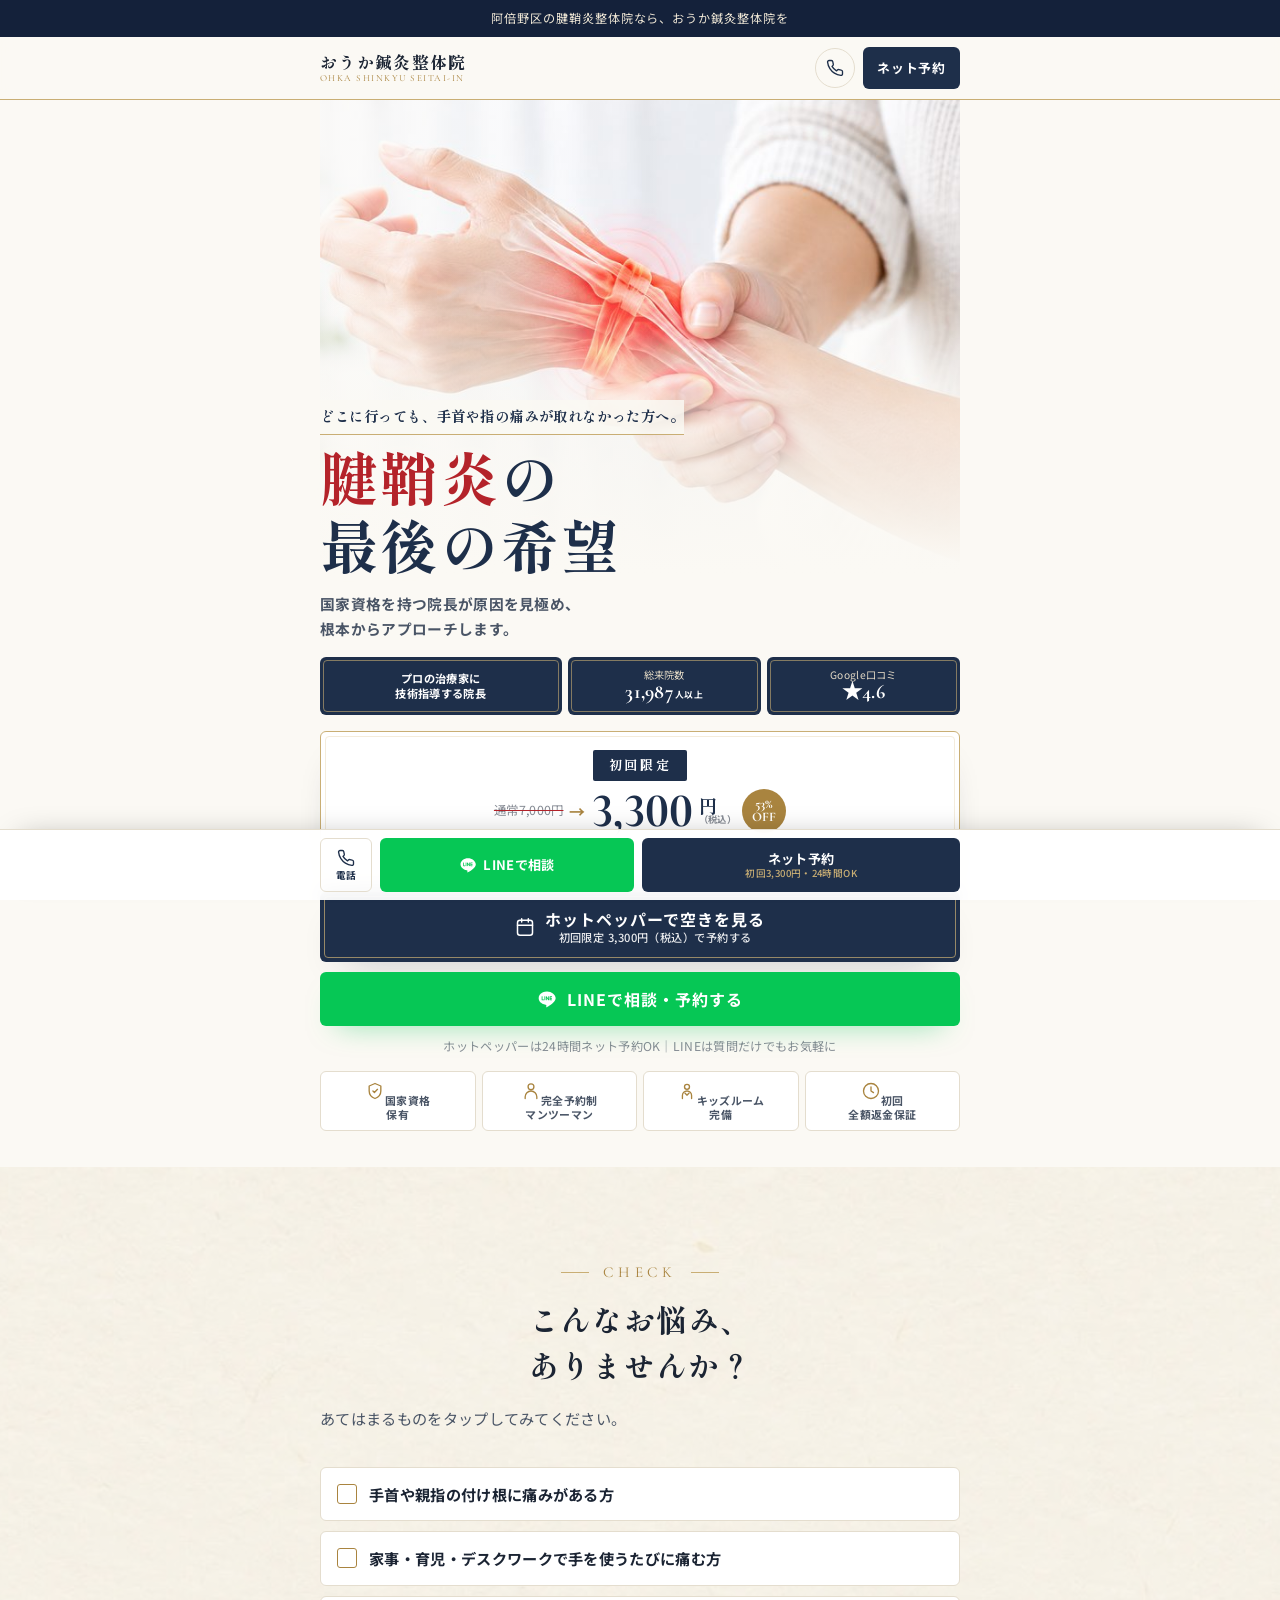
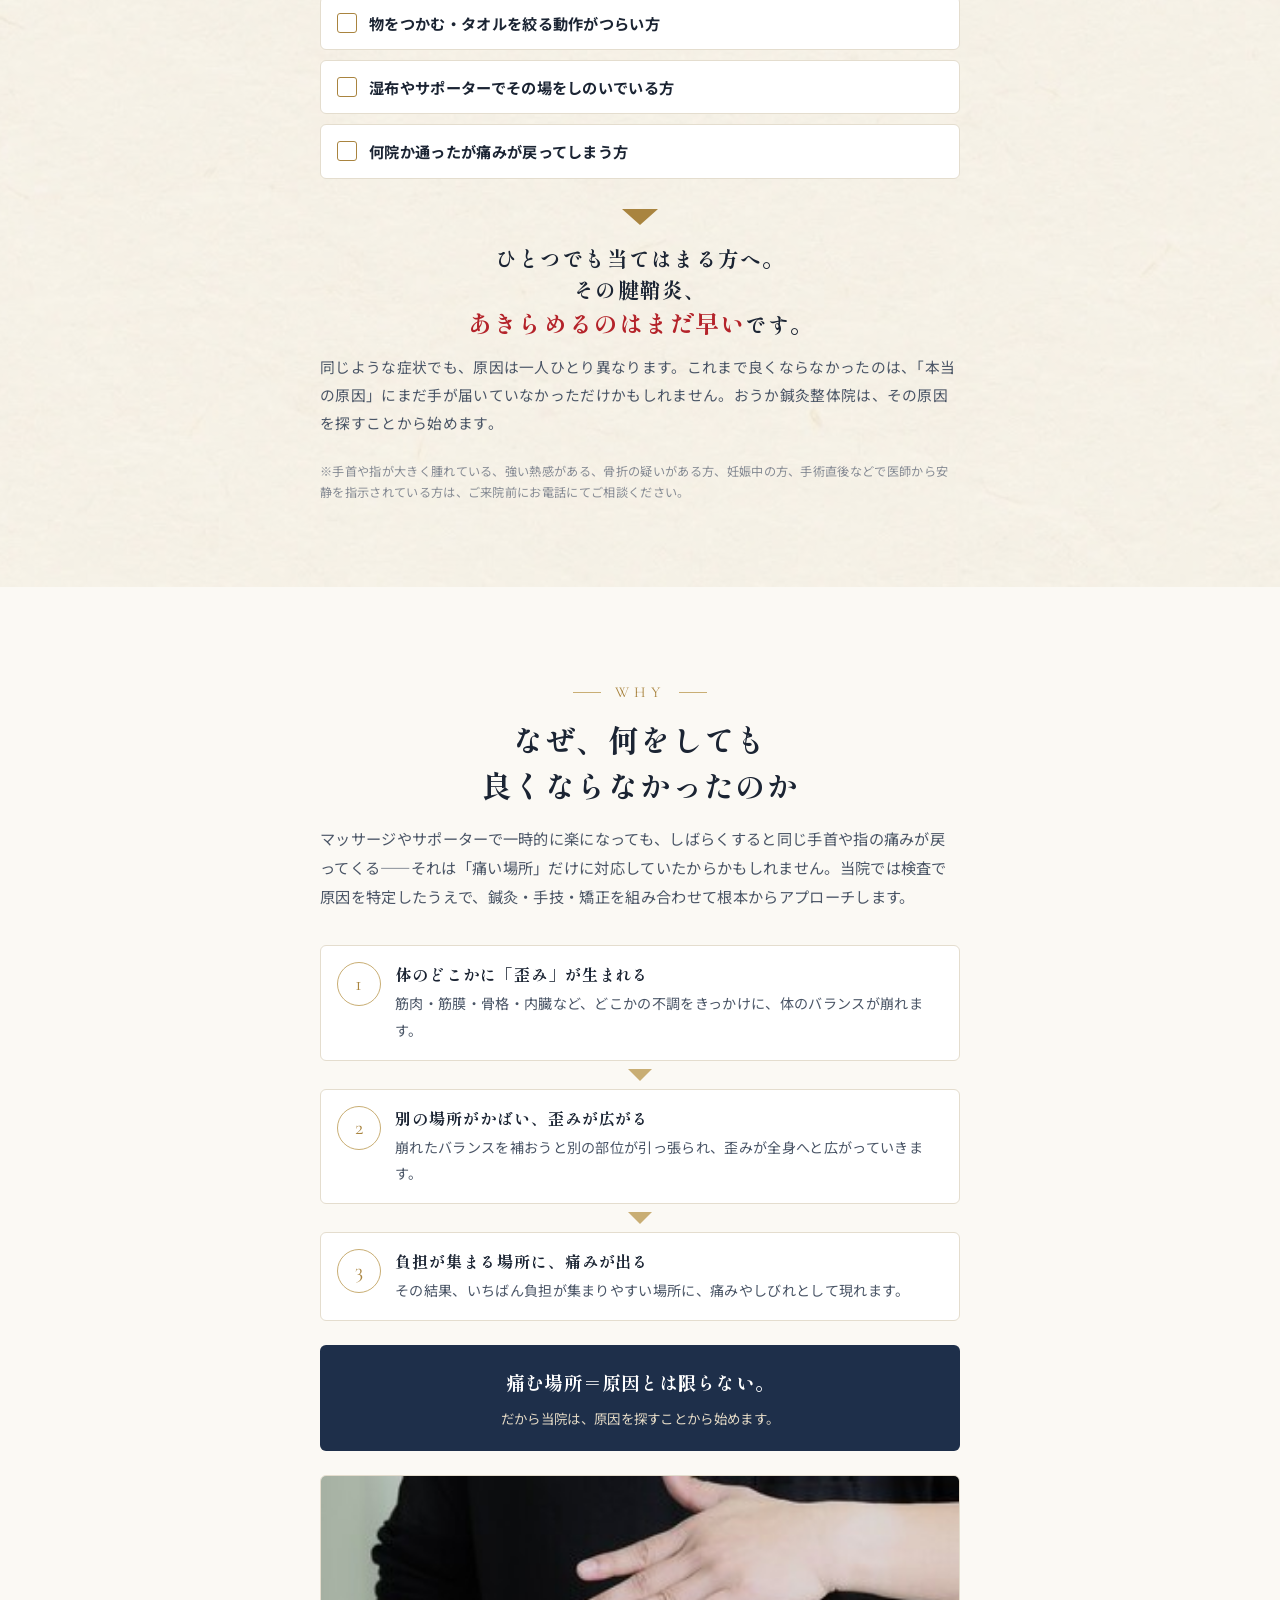
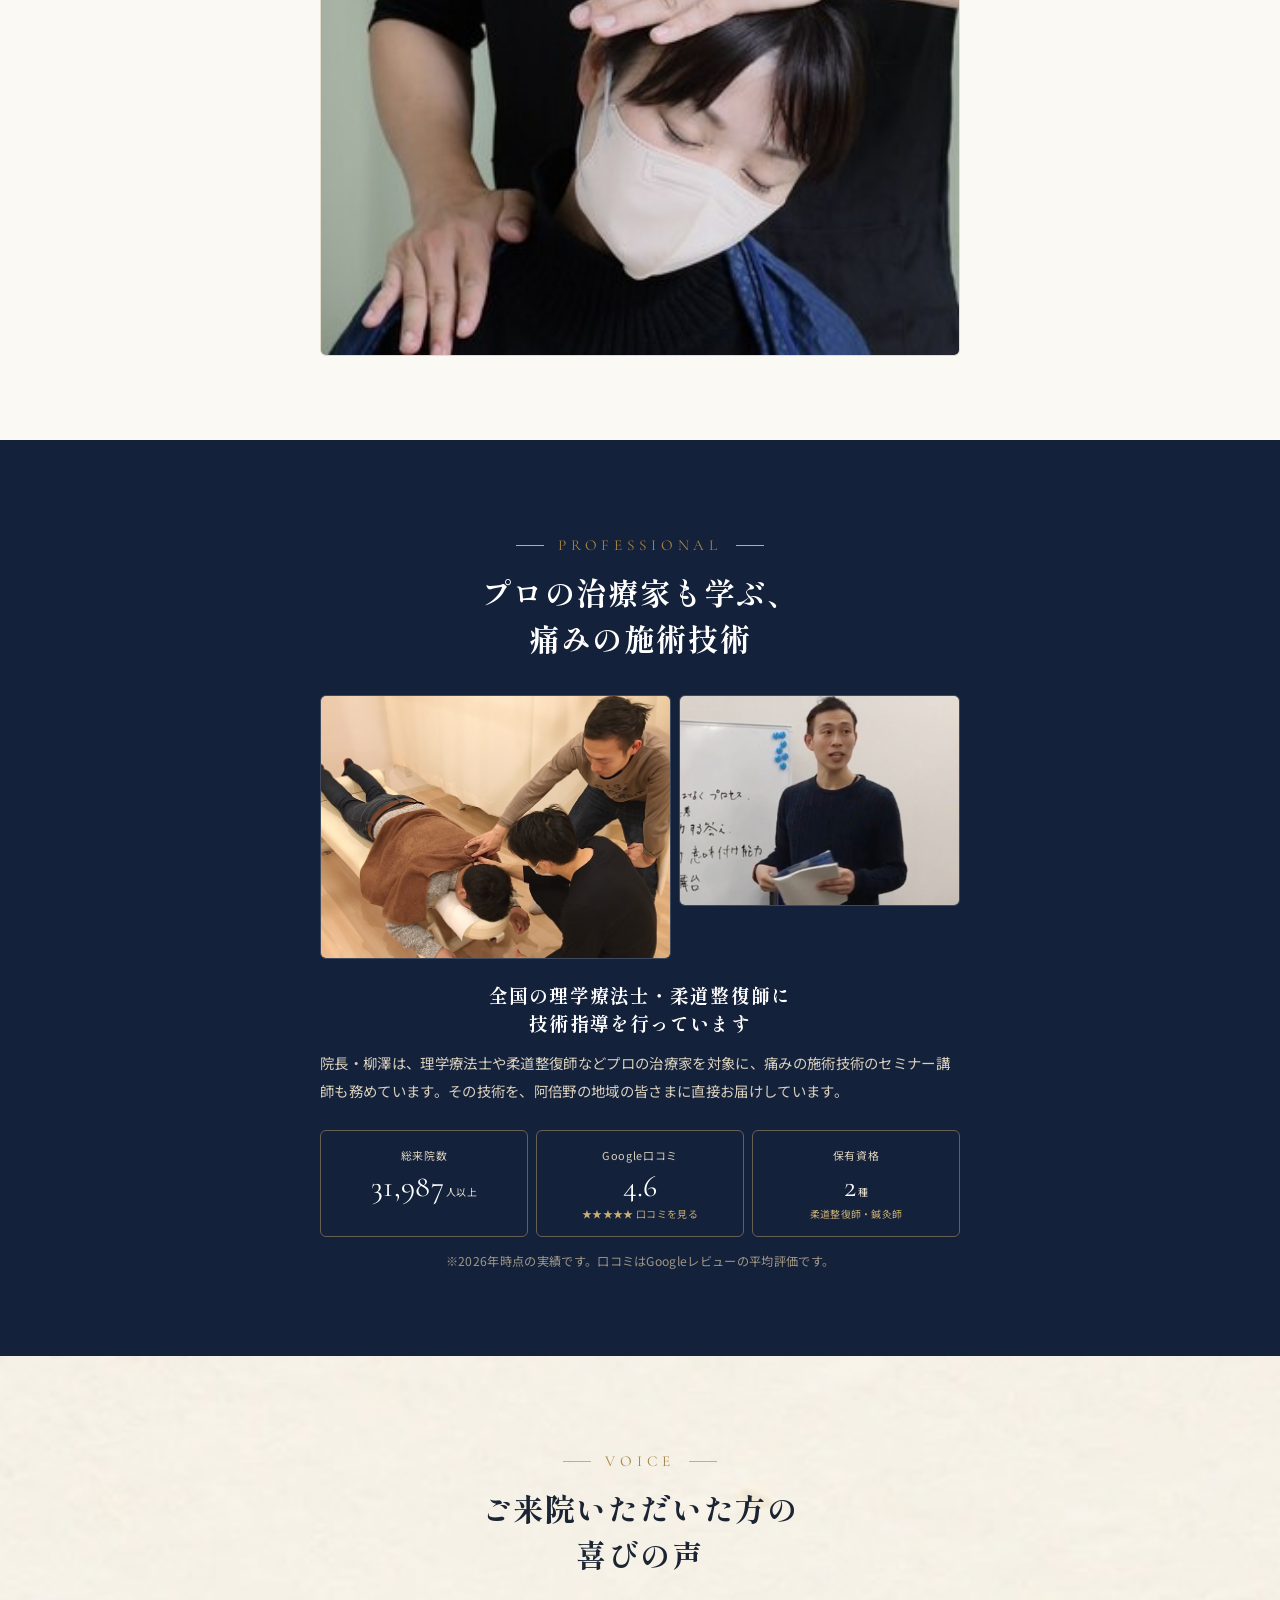
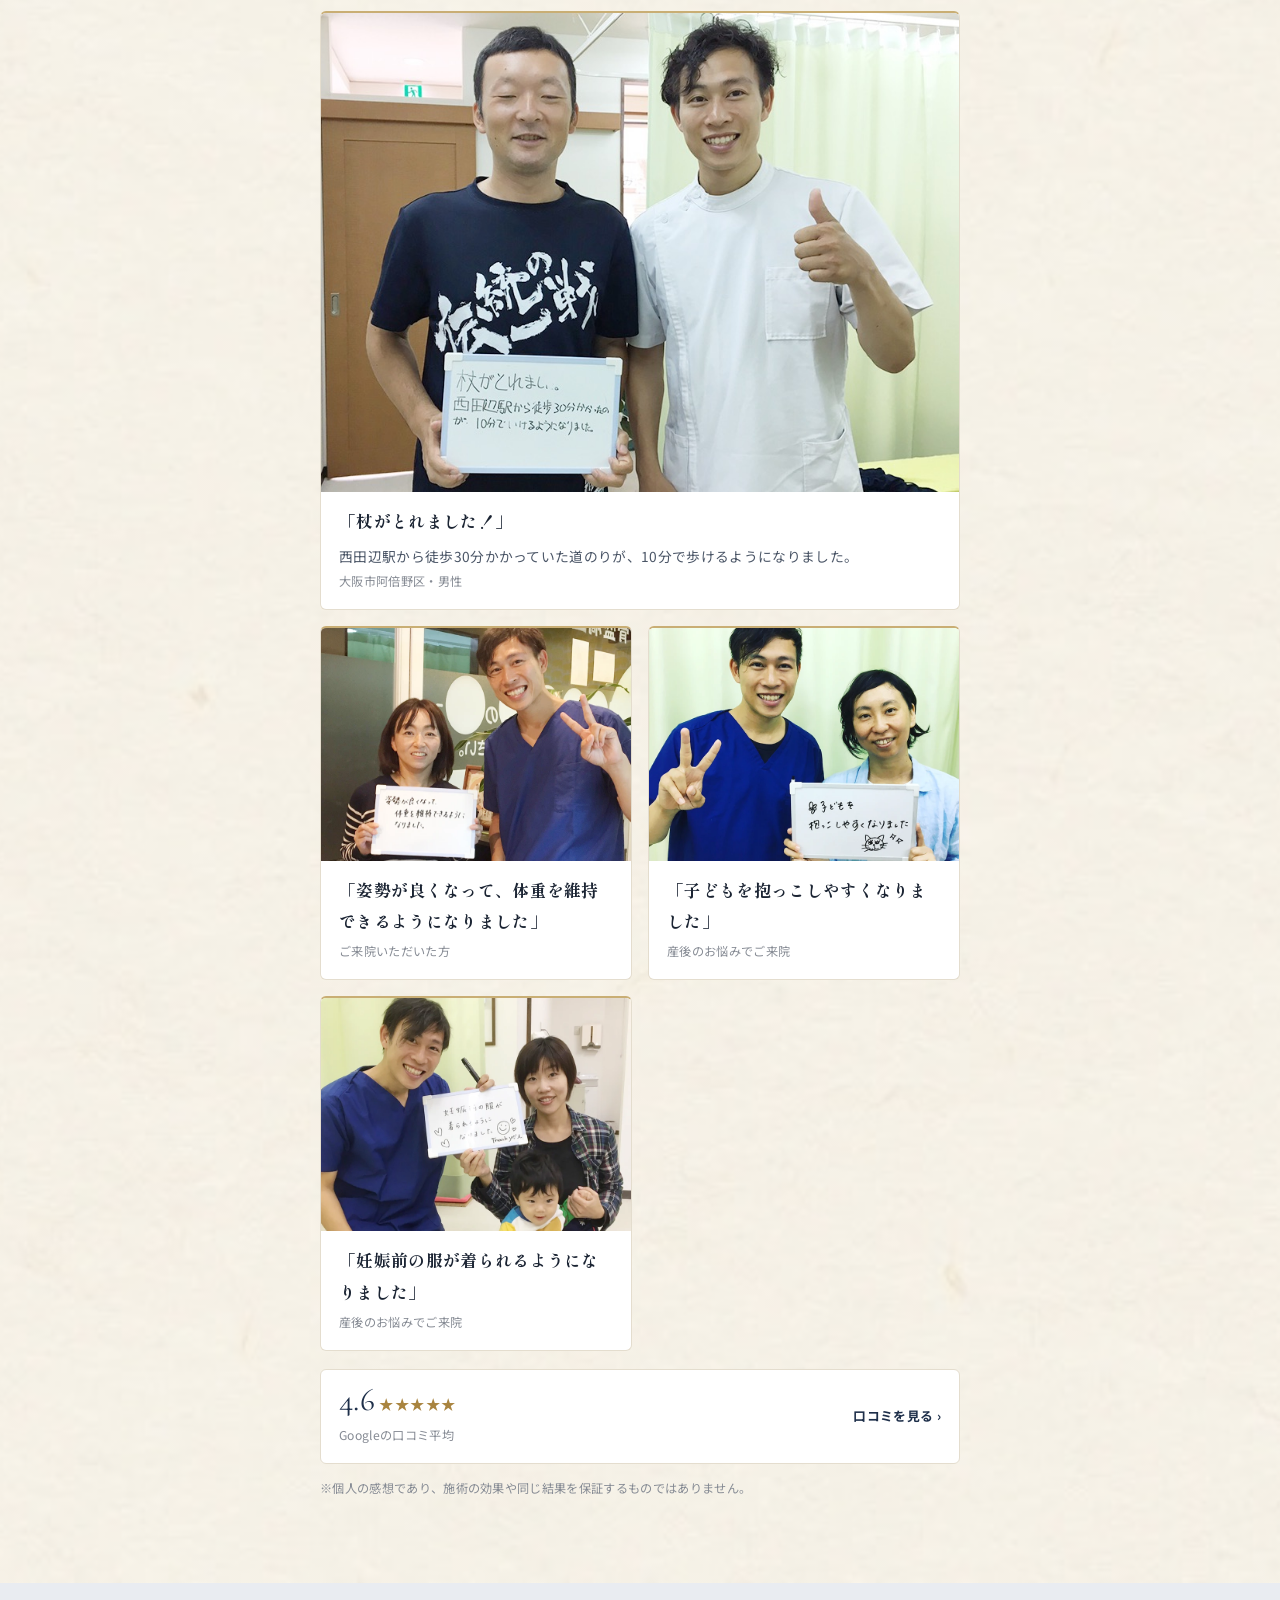
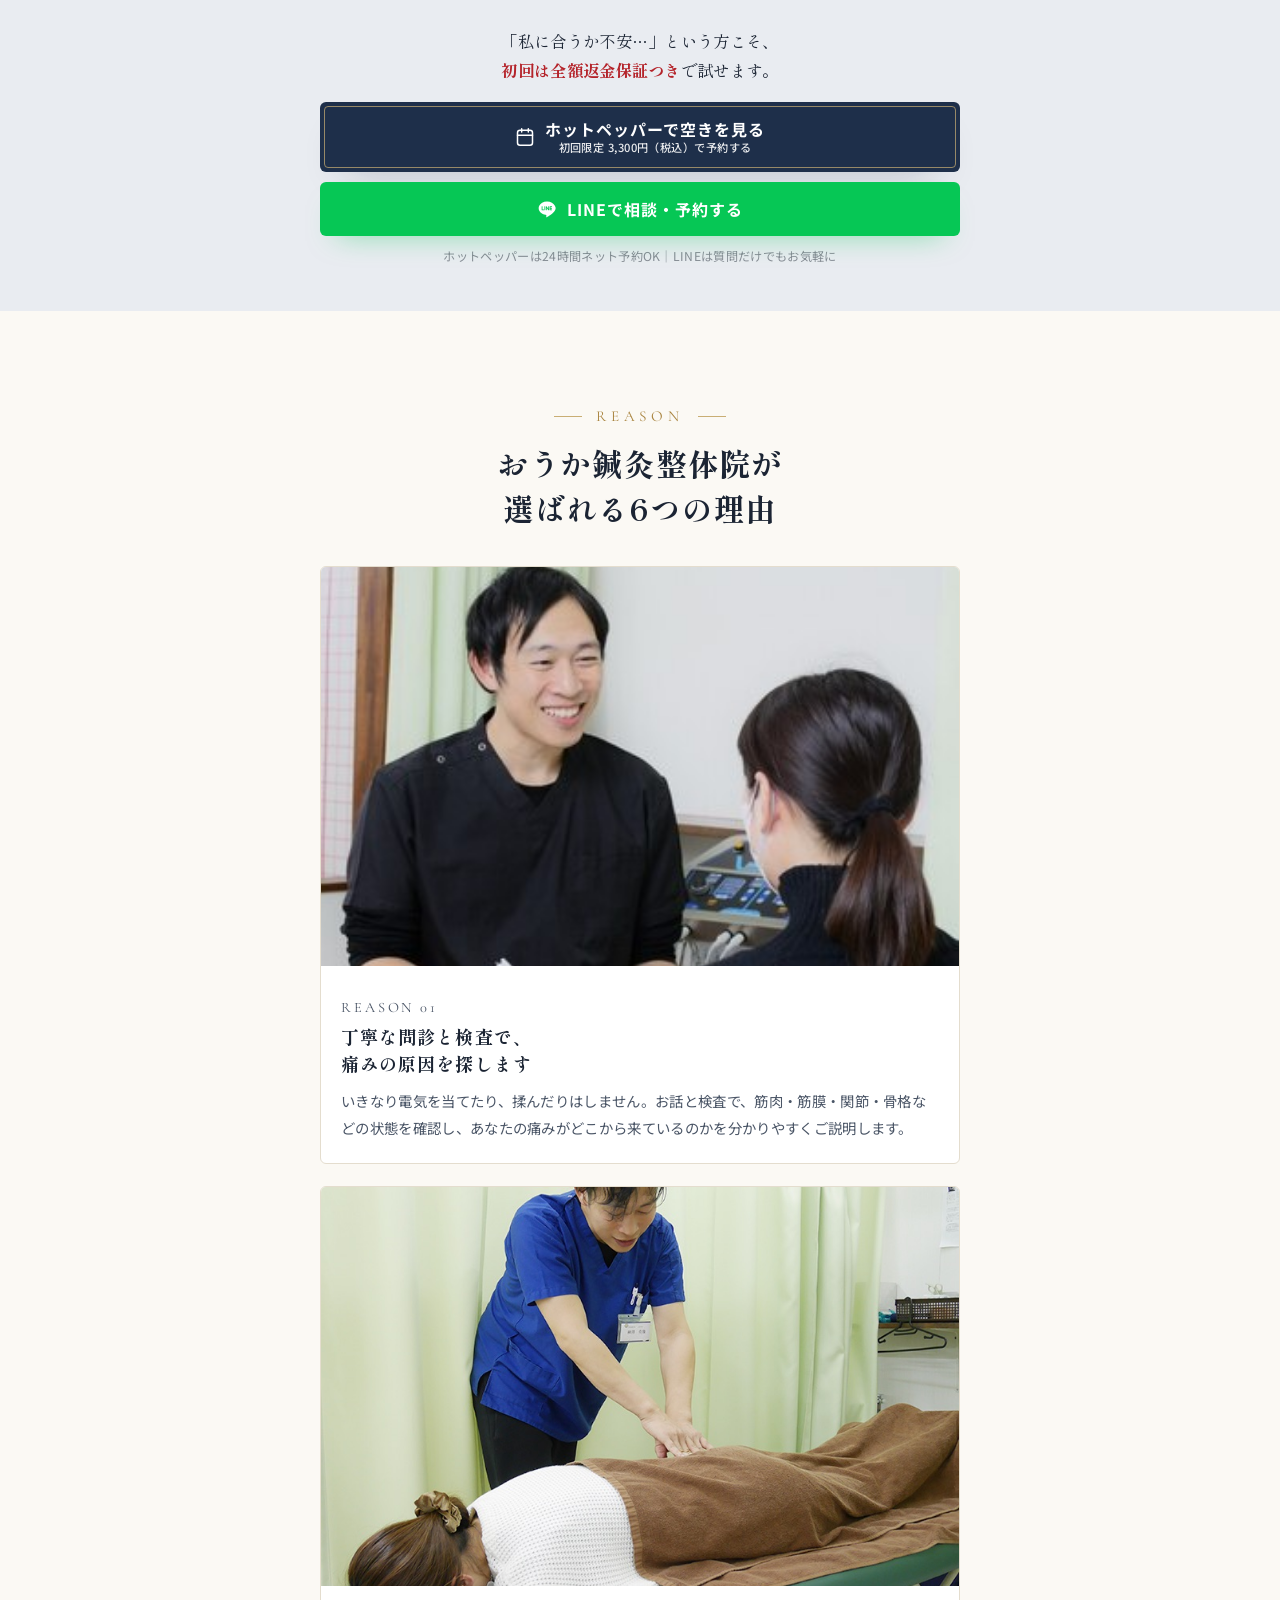
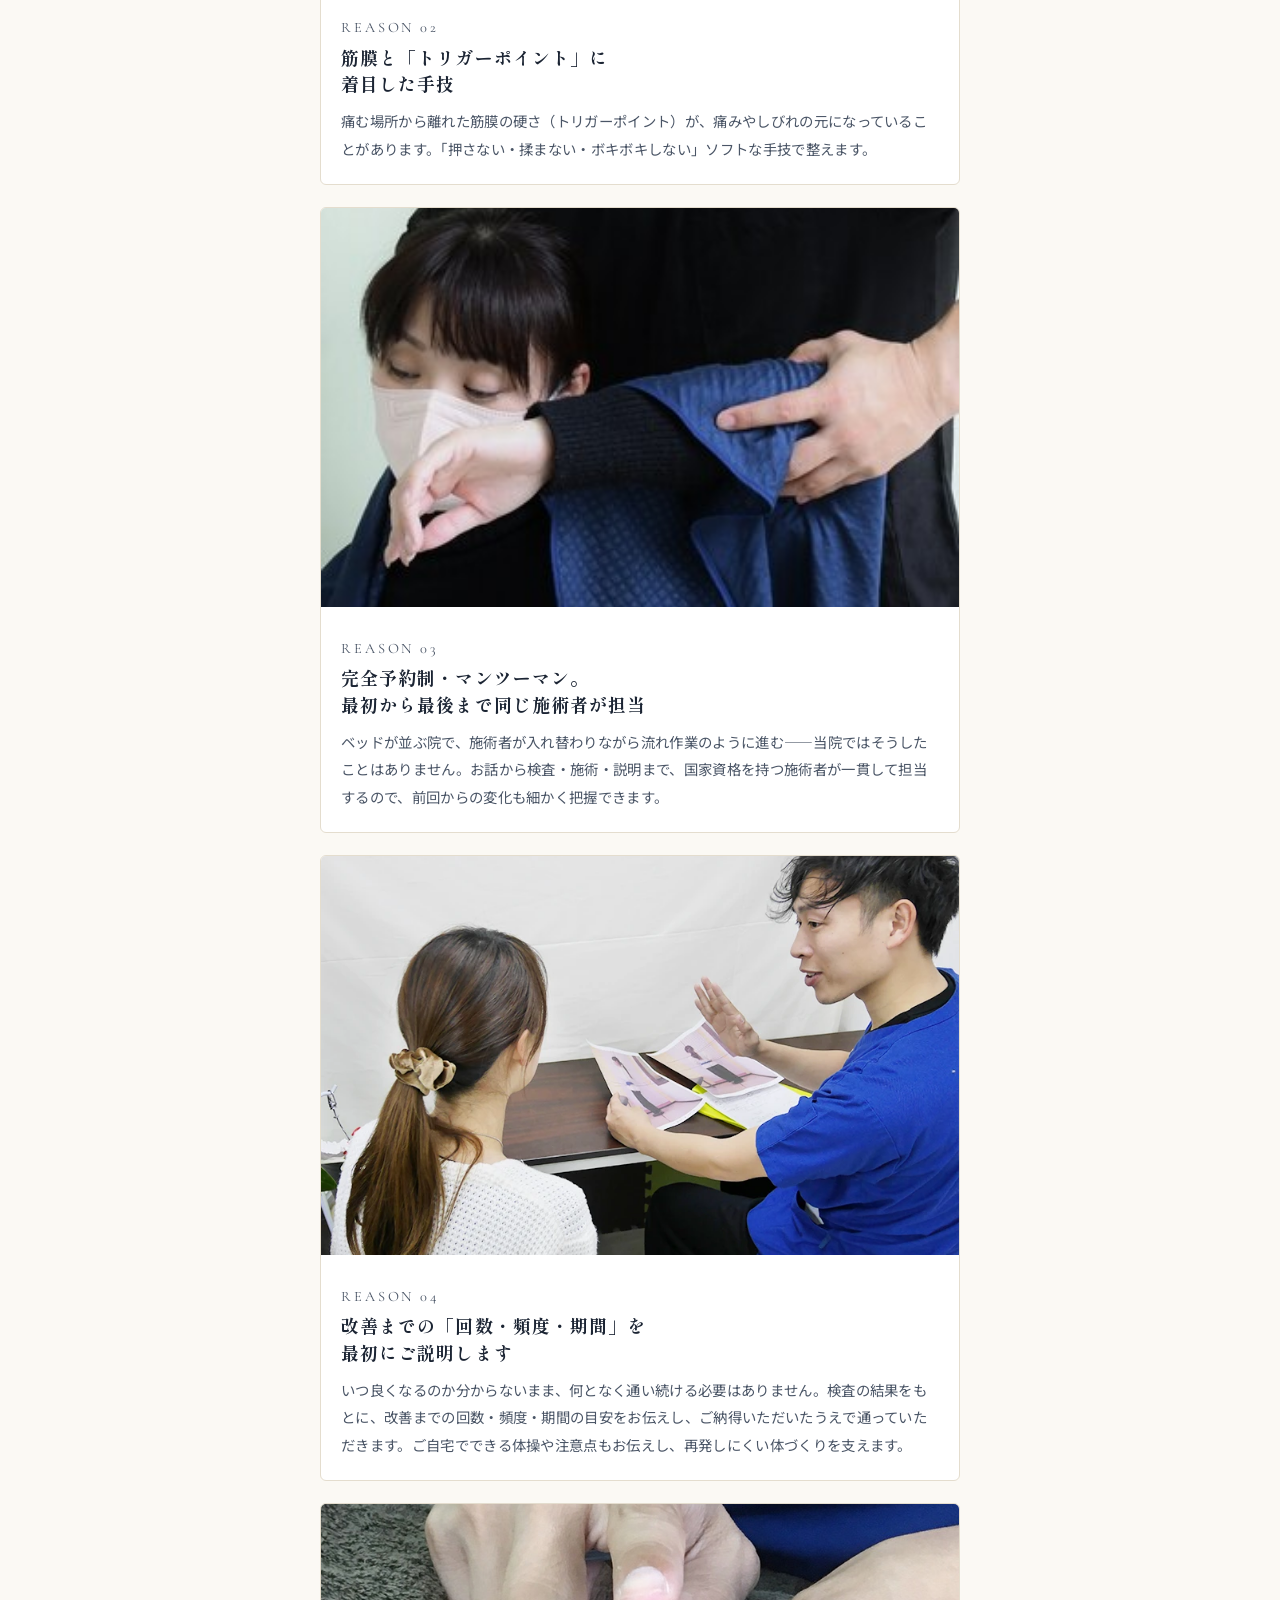
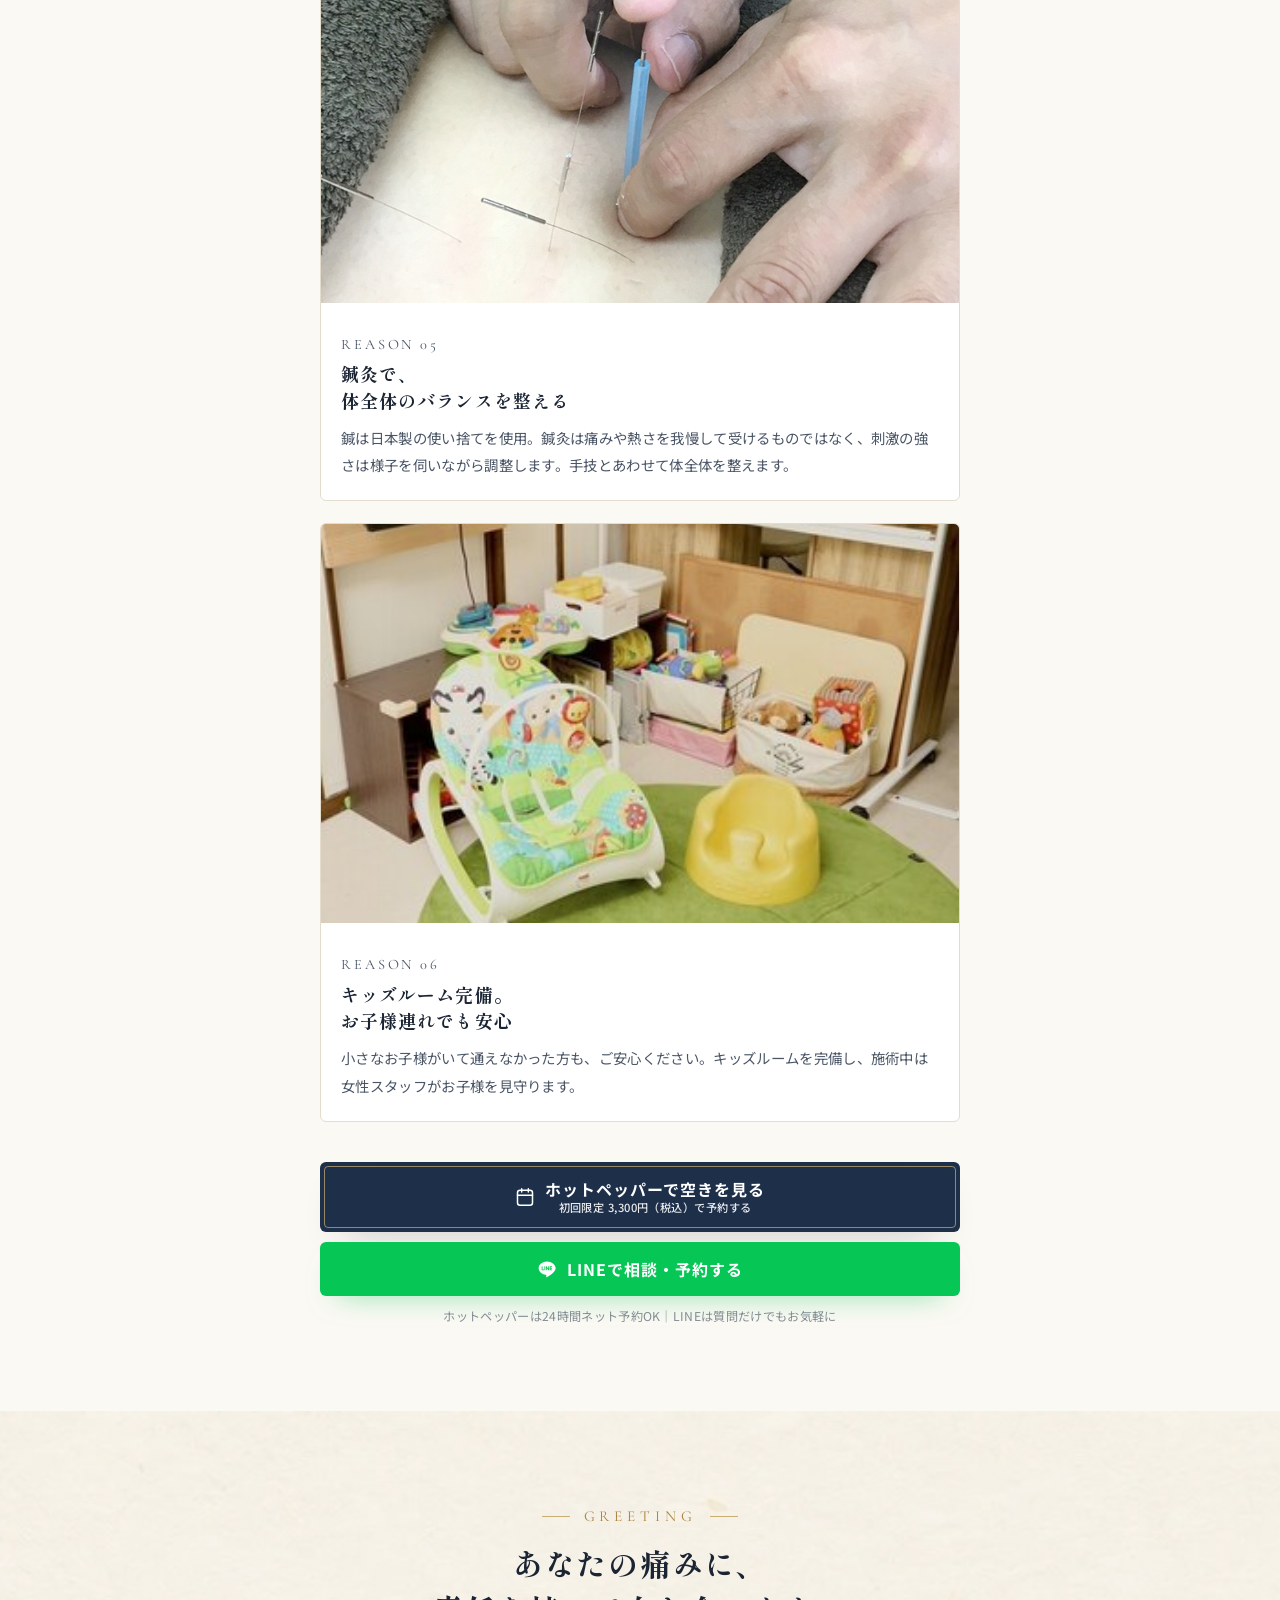
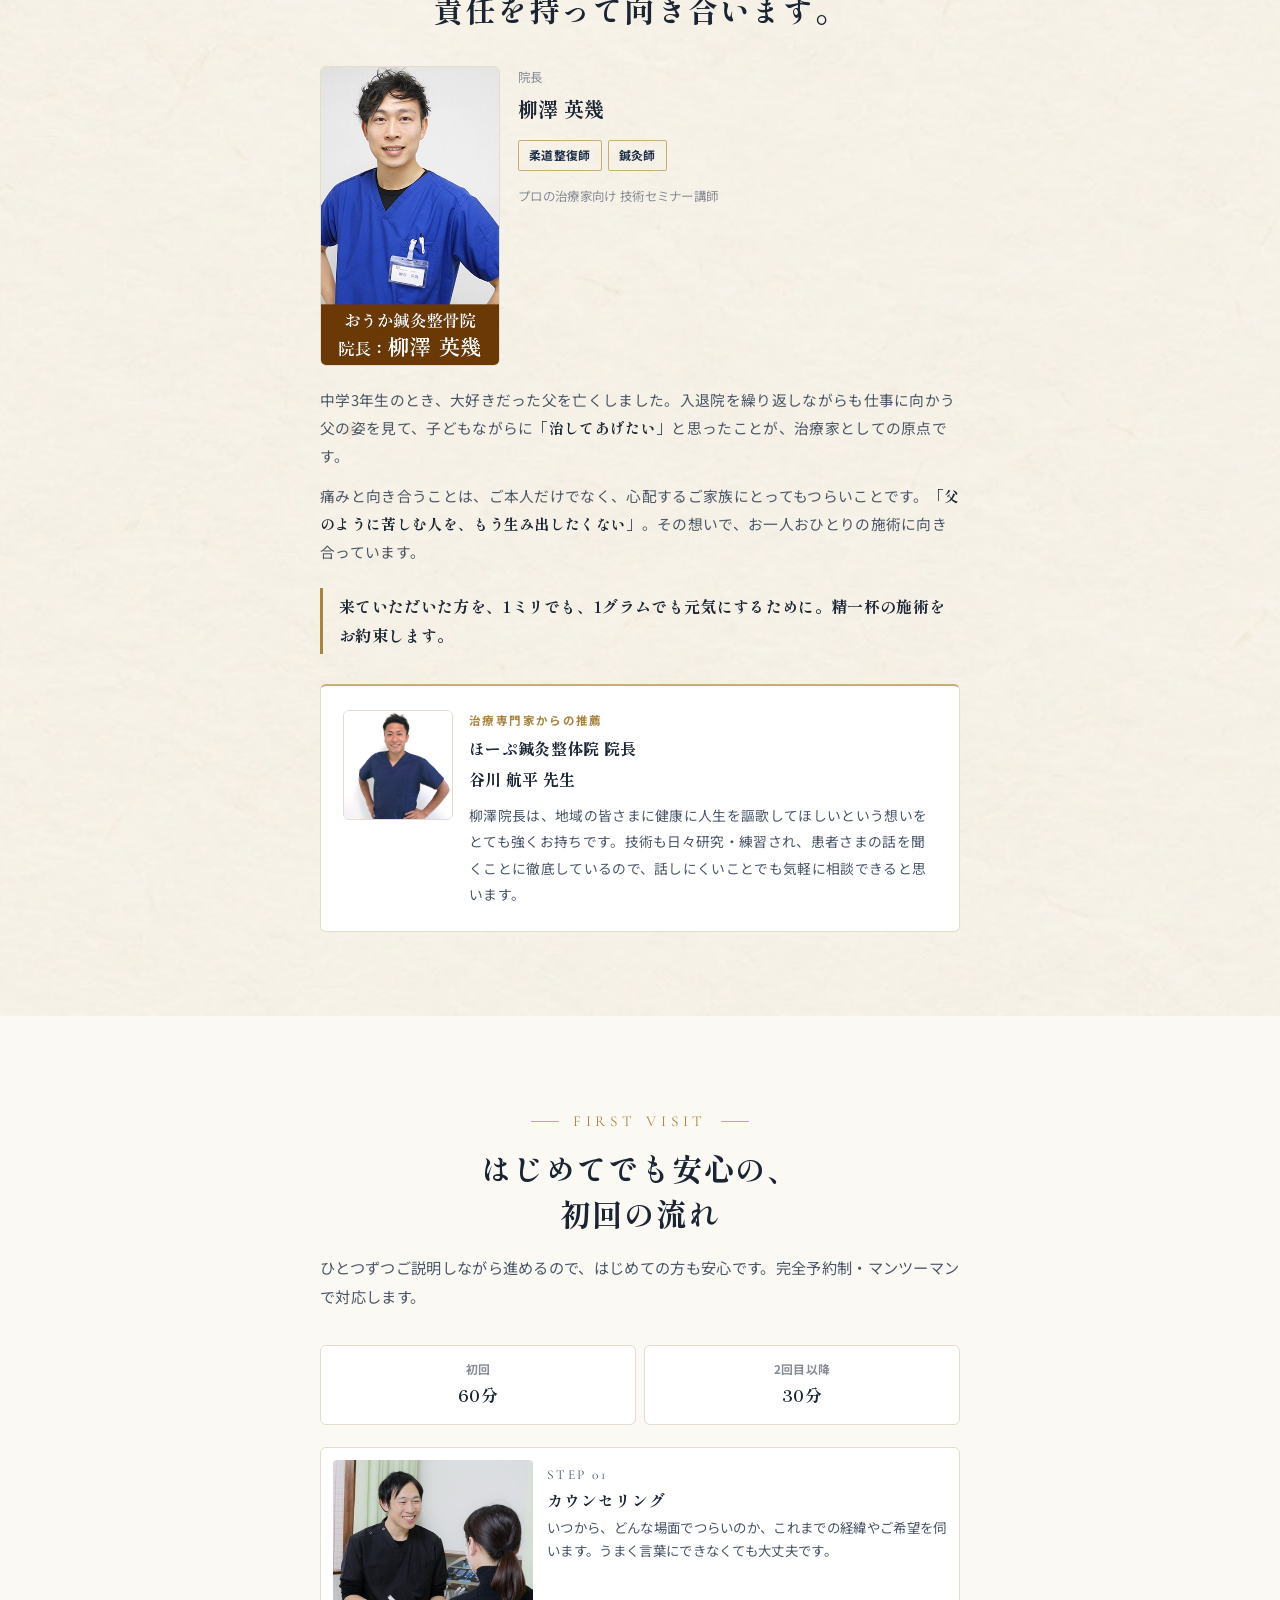
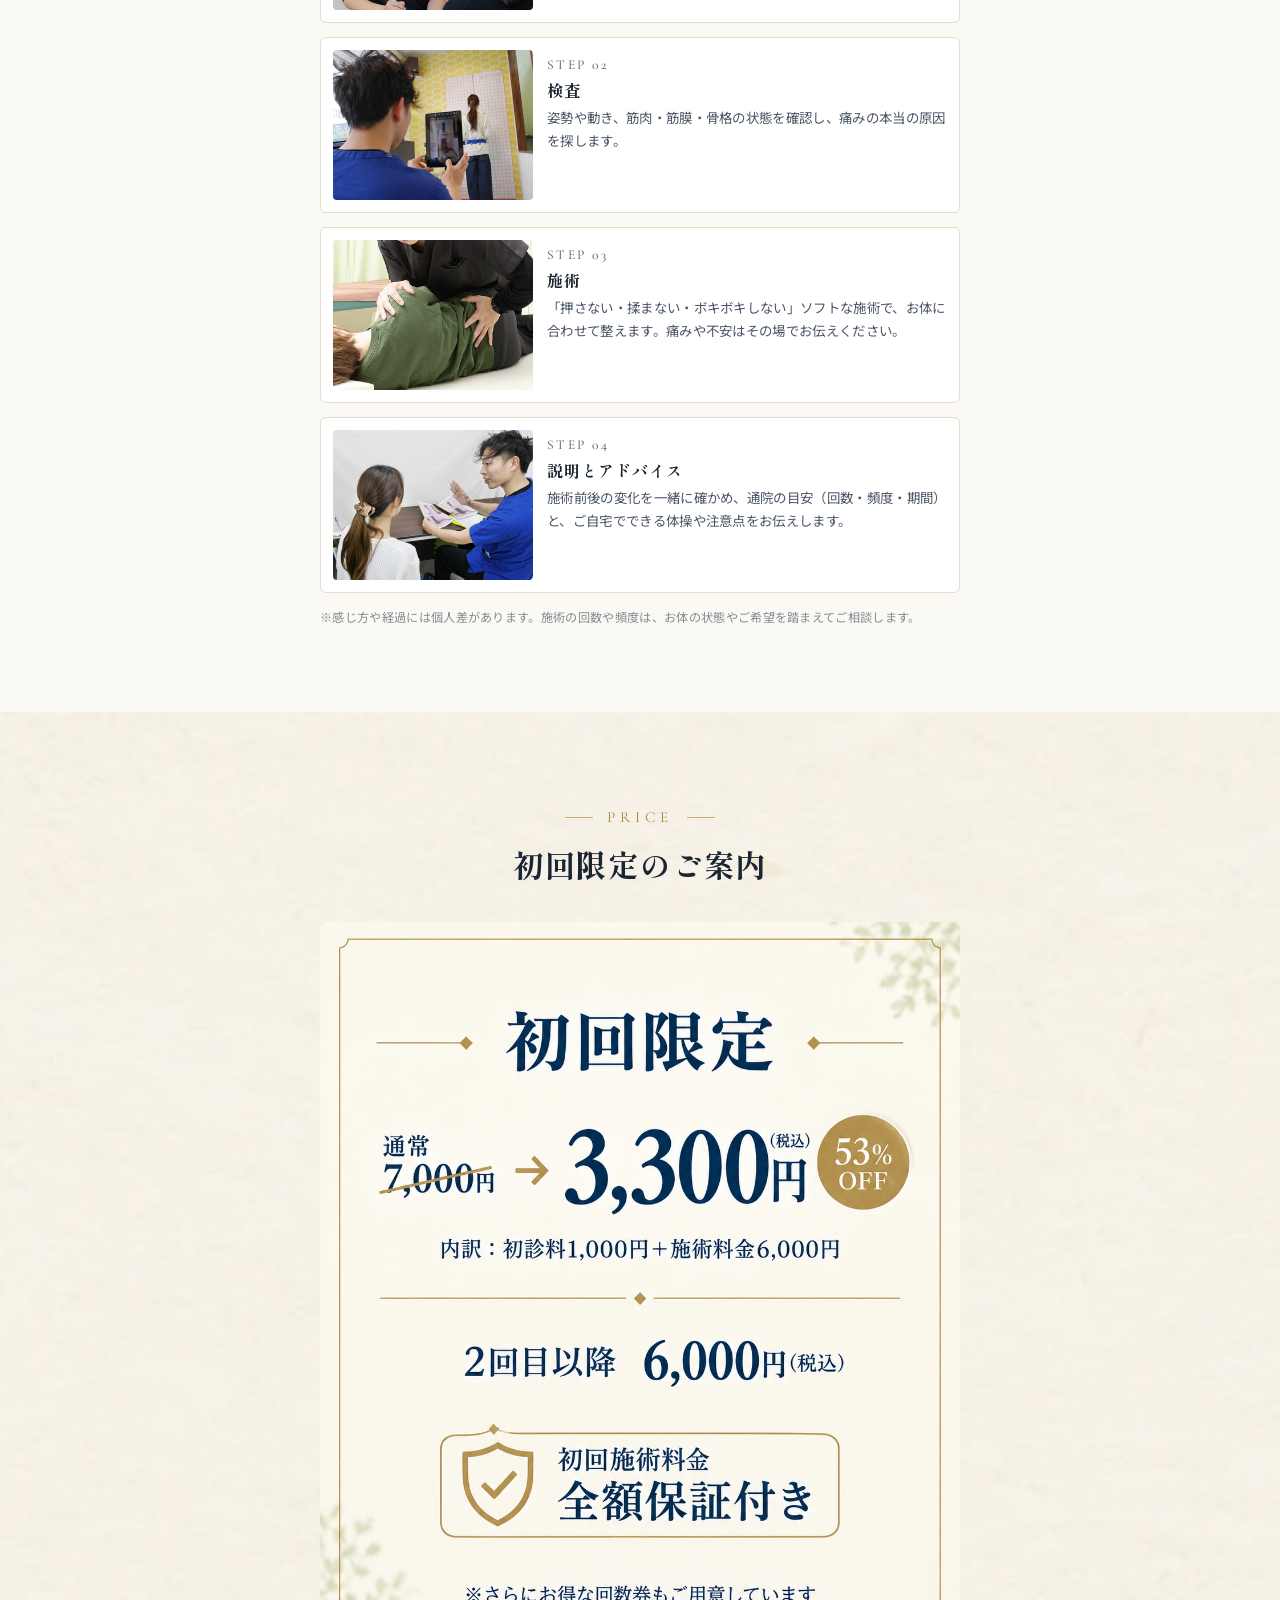
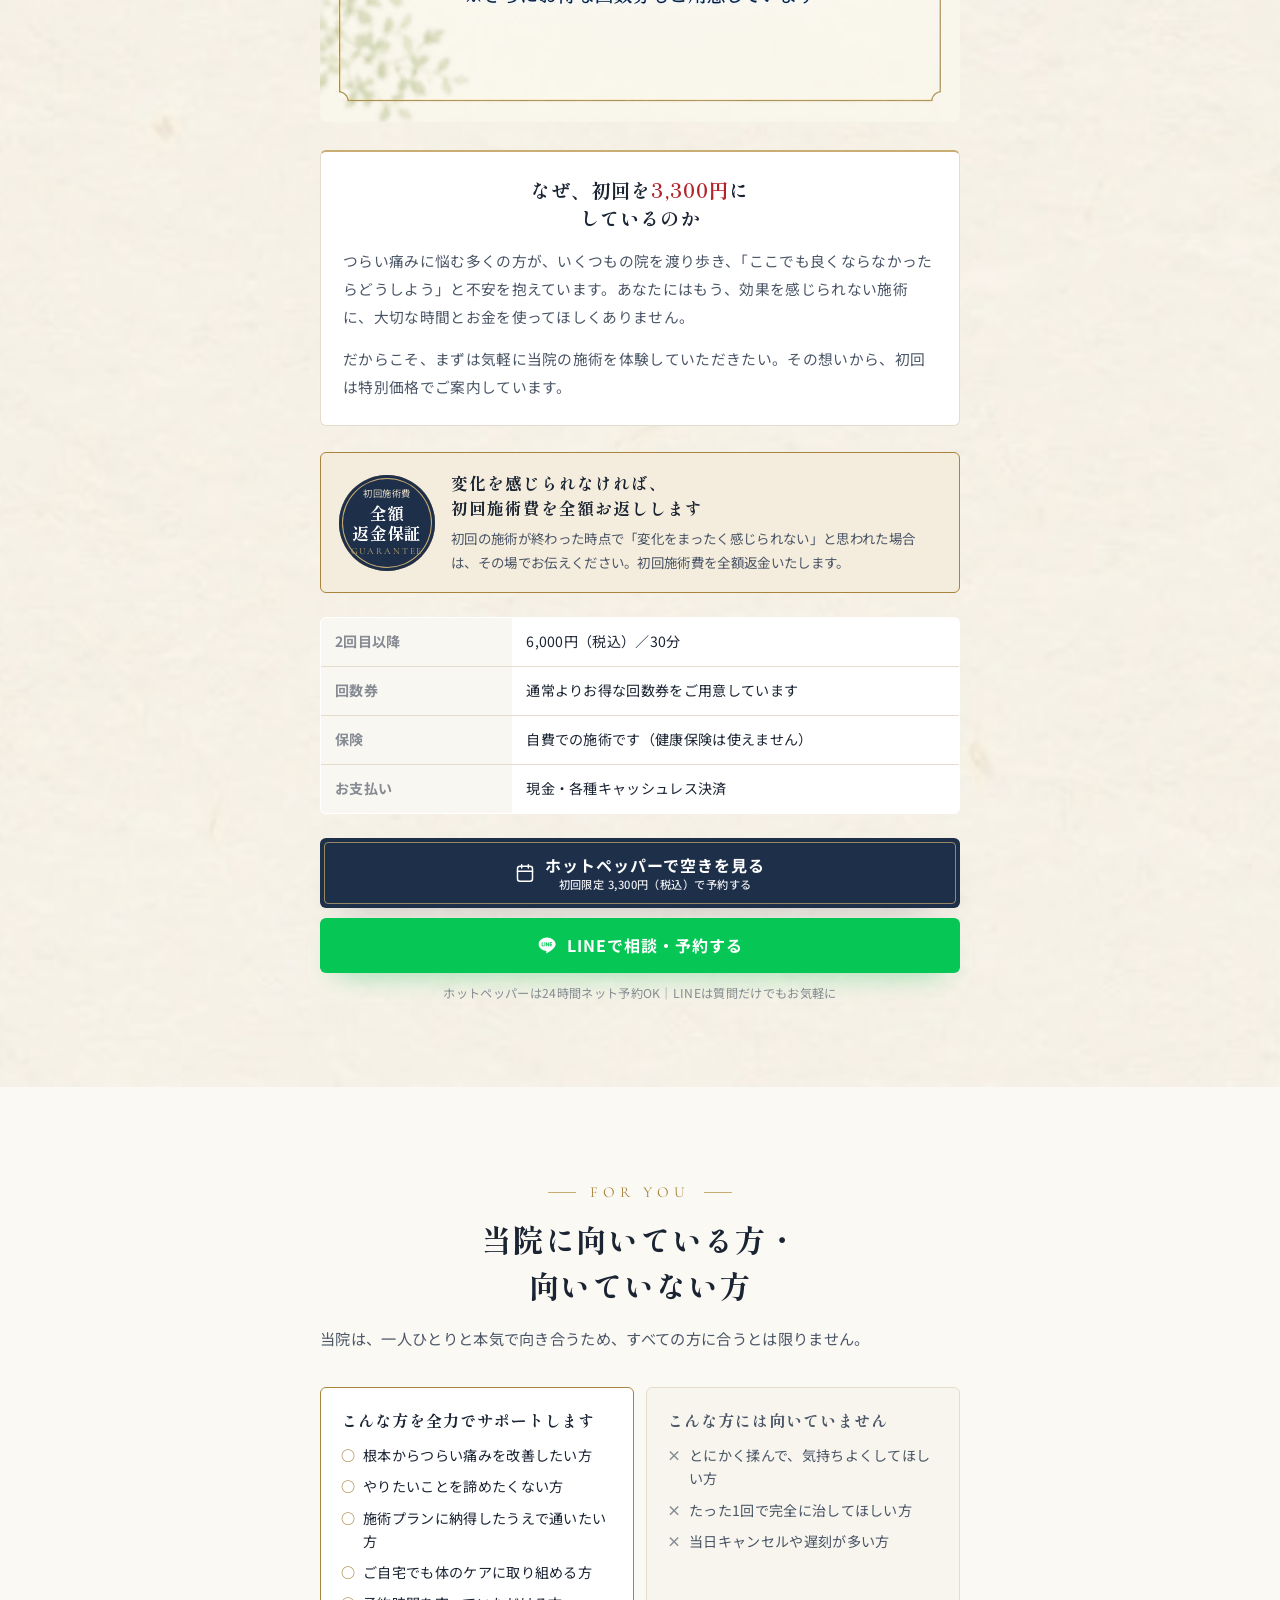
<file: kenshouen/index.html>
<!DOCTYPE html>
<html lang="ja">
<head>
<meta name="robots" content="noindex, nofollow">
<meta charset="utf-8">
<meta name="viewport" content="width=device-width, initial-scale=1">
<title>腱鞘炎改善メニュー｜おうか鍼灸整体院</title>
<meta name="description" content="大阪市阿倍野区・おうか鍼灸整体院の腱鞘炎改善メニュー。手首や指の痛み・動かしにくさに根本からアプローチ。新規様限定価格でご案内中。ご予約はホットペッパービューティーから。">
<meta name="theme-color" content="#1E2F4A">
<meta property="og:title" content="腱鞘炎改善メニュー｜おうか鍼灸整体院">
<meta property="og:description" content="大阪市阿倍野区・おうか鍼灸整体院の腱鞘炎改善メニュー。手首や指の痛み・動かしにくさに根本からアプローチ。新規様限定価格でご案内中。ご予約はホットペッパービューティーから。">
<meta property="og:type" content="website">

<link rel="preconnect" href="https://fonts.googleapis.com">
<link rel="preconnect" href="https://fonts.gstatic.com" crossorigin>
<link rel="stylesheet" href="https://fonts.googleapis.com/css2?family=Shippori+Mincho:wght@500;600;700;800&family=Noto+Sans+JP:wght@400;500;700&family=Cormorant+Garamond:wght@500;600;700&display=swap">
<link rel="stylesheet" href="../assets/lp.css">
</head>
<body class="">
<p class="topline">阿倍野区の腱鞘炎整体院なら、おうか鍼灸整体院を</p>
<header class="site-header">
  <div class="wrap">
    <a href="#top" class="logo"><b>おうか鍼灸整体院</b><small>OHKA SHINKYU SEITAI-IN</small></a>
    <div class="head-actions">
      <a href="tel:0666219189" class="head-tel" aria-label="電話する"><svg viewBox="0 0 24 24" fill="none" stroke="currentColor" stroke-width="1.8" stroke-linecap="round" stroke-linejoin="round"><path d="M22 16.9v3a2 2 0 0 1-2.2 2 19.8 19.8 0 0 1-8.6-3.1 19.5 19.5 0 0 1-6-6 19.8 19.8 0 0 1-3.1-8.7A2 2 0 0 1 4.1 2h3a2 2 0 0 1 2 1.7c.1 1 .3 2 .6 2.9a2 2 0 0 1-.5 2.1L8 9.9a16 16 0 0 0 6 6l1.2-1.2a2 2 0 0 1 2.1-.5c.9.3 1.9.5 2.9.6a2 2 0 0 1 1.8 2Z"/></svg></a>
      <a href="https://beauty.hotpepper.jp/kr/slnH000785185/coupon/" target="_blank" rel="noopener" class="head-cta js-reserve">ネット予約</a>
    </div>
  </div>
</header>

<main id="top">
<section class="fv">
    <div class="fv-photo"><img src="../images/fv/kenshouen.jpg" fetchpriority="high" alt=""></div>
    <div class="wrap fv-copy">
      <p class="fv-lead">どこに行っても、手首や指の痛みが取れなかった方へ。</p>
      <h1 class="fv-title"><span class="red">腱鞘炎</span>の<br>最後の希望</h1>
      <p class="fv-sub">国家資格を持つ院長が原因を見極め、<br>根本からアプローチします。</p>
      <ul class="fv-chips"><li><span>プロの治療家に<br>技術指導する院長</span></li><li><span>総来院数</span><b>31,987<small>人以上</small></b></li><li><span>Google口コミ</span><b>★4.6</b></li></ul>
      <div class="offer" id="offer">
        <div class="offer-bar"><p class="ob-label">初回限定</p><p class="ob-price"><s>通常7,000円</s><span class="ob-arrow">→</span><b class="num">3,300</b><span class="ob-yen">円<small>（税込）</small></span><span class="ob-off">53%<br>OFF</span></p><p class="ob-sub">初回 全額返金保証つき｜2回目以降 6,000円</p></div>
      <div class="cta-stack">
        <a href="https://beauty.hotpepper.jp/kr/slnH000785185/coupon/" target="_blank" rel="noopener" class="btn btn-reserve js-reserve"><svg viewBox="0 0 24 24" fill="none" stroke="currentColor" stroke-width="1.8" stroke-linecap="round" stroke-linejoin="round"><rect x="3" y="4" width="18" height="18" rx="3"/><path d="M16 2v4M8 2v4M3 10h18"/></svg><span class="btn-txt">ホットペッパーで空きを見る<small>初回限定 3,300円（税込）で予約する</small></span></a>
        <a href="https://lin.ee/Y1Ww8T6" target="_blank" rel="noopener" class="btn btn-line js-line"><svg viewBox="0 0 24 24" fill="currentColor"><path d="M12 3C6.5 3 2 6.6 2 11c0 3.9 3.5 7.2 8.3 7.9.3.1.8.2.9.5.1.3.1.7 0 1l-.1.9c0 .3-.2 1 .9.5s6-3.5 8.2-6.1c1.5-1.6 2.2-3.2 2.2-4.8C22 6.6 17.5 3 12 3Zm-4 10.6H6.1c-.3 0-.5-.2-.5-.5V9.3c0-.3.2-.5.5-.5s.5.2.5.5v3.3H8c.3 0 .5.2.5.5s-.2.5-.5.5Zm1.9-.5c0 .3-.2.5-.5.5s-.5-.2-.5-.5V9.3c0-.3.2-.5.5-.5s.5.2.5.5v3.8Zm4.6 0c0 .2-.1.4-.3.5h-.2c-.2 0-.3-.1-.4-.2l-1.9-2.6v2.3c0 .3-.2.5-.5.5s-.5-.2-.5-.5V9.3c0-.2.1-.4.3-.5h.2c.2 0 .3.1.4.2l1.9 2.6V9.3c0-.3.2-.5.5-.5s.5.2.5.5v3.8Zm3.1-2.4c.3 0 .5.2.5.5s-.2.5-.5.5h-1.4v.9h1.4c.3 0 .5.2.5.5s-.2.5-.5.5h-1.9c-.3 0-.5-.2-.5-.5V9.3c0-.3.2-.5.5-.5h1.9c.3 0 .5.2.5.5s-.2.5-.5.5h-1.4v.9h1.4Z"/></svg><span>LINEで相談・予約する</span></a>
      </div>
      <p class="cta-note">ホットペッパーは24時間ネット予約OK｜LINEは質問だけでもお気軽に</p>
        <ul class="offer-badges"><li><svg viewBox="0 0 24 24" fill="none" stroke="currentColor" stroke-width="1.6" stroke-linecap="round" stroke-linejoin="round"><path d="M12 3l7 3v6c0 4.5-3 7.5-7 9-4-1.5-7-4.5-7-9V6l7-3Z"/><path d="M9.5 12l1.8 1.8L15 10"/></svg>国家資格<br>保有</li><li><svg viewBox="0 0 24 24" fill="none" stroke="currentColor" stroke-width="1.6" stroke-linecap="round" stroke-linejoin="round"><circle cx="12" cy="7" r="3.5"/><path d="M5 21v-2a7 7 0 0 1 14 0v2"/></svg>完全予約制<br>マンツーマン</li><li><svg viewBox="0 0 24 24" fill="none" stroke="currentColor" stroke-width="1.6" stroke-linecap="round" stroke-linejoin="round"><circle cx="12" cy="7" r="3"/><path d="M6.5 21v-3.5a5.5 5.5 0 0 1 11 0V21"/><path d="M9.5 14.5 12 17l2.5-2.5"/></svg>キッズルーム<br>完備</li><li><svg viewBox="0 0 24 24" fill="none" stroke="currentColor" stroke-width="1.6" stroke-linecap="round" stroke-linejoin="round"><circle cx="12" cy="12" r="9"/><path d="M12 7v5l3 2"/></svg>初回<br>全額返金保証</li></ul>
      </div>
    </div>
  </section>

<section class="sec band" id="concern">
    <div class="wrap">
    <div class="sec-head">
      <p class="sec-en">Check</p>
      <h2>こんなお悩み、<br>ありませんか？</h2>
      <p class="lead">あてはまるものをタップしてみてください。</p>
    </div>
      <ul class="checks"><li>手首や親指の付け根に痛みがある方</li><li>家事・育児・デスクワークで手を使うたびに痛む方</li><li>物をつかむ・タオルを絞る動作がつらい方</li><li>湿布やサポーターでその場をしのいでいる方</li><li>何院か通ったが痛みが戻ってしまう方</li></ul>
      <div class="turn">
        <div class="turn-arrow"></div>
        <h3>ひとつでも当てはまる方へ。<br>その腱鞘炎、<br><span class="red">あきらめるのはまだ早い</span>です。</h3>
        <p>同じような症状でも、原因は一人ひとり異なります。これまで良くならなかったのは、「本当の原因」にまだ手が届いていなかっただけかもしれません。おうか鍼灸整体院は、その原因を探すことから始めます。</p>
      </div>
      <p class="note mt-m">※手首や指が大きく腫れている、強い熱感がある、骨折の疑いがある方、妊娠中の方、手術直後などで医師から安静を指示されている方は、ご来院前にお電話にてご相談ください。</p>
    </div>
  </section>

<section class="sec" id="why">
    <div class="wrap">
    <div class="sec-head">
      <p class="sec-en">Why</p>
      <h2>なぜ、何をしても<br>良くならなかったのか</h2>
      <p class="lead">マッサージやサポーターで一時的に楽になっても、しばらくすると同じ手首や指の痛みが戻ってくる――それは「痛い場所」だけに対応していたからかもしれません。当院では検査で原因を特定したうえで、鍼灸・手技・矯正を組み合わせて根本からアプローチします。</p>
    </div>
      <div class="cause-flow mt-m">
        <div class="cause-step reveal"><span class="n">1</span><div><h3>体のどこかに「歪み」が生まれる</h3><p>筋肉・筋膜・骨格・内臓など、どこかの不調をきっかけに、体のバランスが崩れます。</p></div></div>
        <div class="cause-arrow" aria-hidden="true"></div>
        <div class="cause-step reveal"><span class="n">2</span><div><h3>別の場所がかばい、歪みが広がる</h3><p>崩れたバランスを補おうと別の部位が引っ張られ、歪みが全身へと広がっていきます。</p></div></div>
        <div class="cause-arrow" aria-hidden="true"></div>
        <div class="cause-step reveal"><span class="n">3</span><div><h3>負担が集まる場所に、痛みが出る</h3><p>その結果、いちばん負担が集まりやすい場所に、痛みやしびれとして現れます。</p></div></div>
      </div>
      <div class="key reveal"><b>痛む場所＝原因とは限らない。</b><span>だから当院は、原因を探すことから始めます。</span></div>
      <figure class="photo mt-m reveal"><img src="../images/hpb/hand.jpg" loading="lazy" alt="手・腕の痛みへの施術"></figure>
    </div>
  </section>

<section class="sec dark" id="professional">
    <div class="wrap">
    <div class="sec-head">
      <p class="sec-en">Professional</p>
      <h2>プロの治療家も学ぶ、<br>痛みの施術技術</h2>
    </div>
      <div class="auth-photos reveal">
        <div class="photo"><img src="../images/hp/seminar01.jpg" width="800" height="533" loading="lazy" alt="治療家向けセミナーで院長が施術を指導している様子"></div>
        <div class="photo"><img src="../images/hp/seminar02.jpg" width="800" height="533" loading="lazy" alt="セミナーで講師を務める院長"></div>
      </div>
      <div class="auth-copy">
        <h3>全国の理学療法士・柔道整復師に<br>技術指導を行っています</h3>
        <p>院長・柳澤は、理学療法士や柔道整復師などプロの治療家を対象に、痛みの施術技術のセミナー講師も務めています。その技術を、阿倍野の地域の皆さまに直接お届けしています。</p>
      </div>
      <div class="stats">
        <div class="stat"><p class="stat-label">総来院数</p><p class="stat-num">31,987<small>人以上</small></p></div>
        <div class="stat"><a href="https://maps.app.goo.gl/wEtdczeHVXq5hBLx5" target="_blank" rel="noopener"><p class="stat-label">Google口コミ</p><p class="stat-num">4.6</p><p class="stat-sub">★★★★★ 口コミを見る</p></a></div>
        <div class="stat"><p class="stat-label">保有資格</p><p class="stat-num">2<small>種</small></p><p class="stat-sub">柔道整復師・鍼灸師</p></div>
      </div>
      <p class="note mt-s center" style="color:#9F9787;">※2026年時点の実績です。口コミはGoogleレビューの平均評価です。</p>
    </div>
  </section>

<section class="sec band" id="voice">
    <div class="wrap">
    <div class="sec-head">
      <p class="sec-en">Voice</p>
      <h2>ご来院いただいた方の<br>喜びの声</h2>
    </div>
      <div class="voice-list">
        <figure class="voice reveal"><img src="../images/hp/voice001.jpg" width="800" height="600" loading="lazy" alt="ご来院いただいた方と院長の写真。ボードに「杖がとれました！」">
          <figcaption><p class="v-title">「杖がとれました！」</p><p class="note" style="color:var(--ink-soft);font-size:.86rem;margin-top:6px;">西田辺駅から徒歩30分かかっていた道のりが、10分で歩けるようになりました。</p><p class="v-who">大阪市阿倍野区・男性</p></figcaption></figure>
        <figure class="voice reveal"><img src="../images/voice-posture.webp" width="800" height="600" loading="lazy" alt="ご来院いただいた方と院長の写真。ボードに「姿勢が良くなって、体重を維持できるようになりました」">
          <figcaption><p class="v-title">「姿勢が良くなって、体重を維持できるようになりました」</p><p class="v-who">ご来院いただいた方</p></figcaption></figure>
        <figure class="voice reveal"><img src="../images/voice-holding.webp" width="800" height="600" loading="lazy" alt="ご来院いただいた方と院長の写真。ボードに「子どもを抱っこしやすくなりました」">
          <figcaption><p class="v-title">「子どもを抱っこしやすくなりました」</p><p class="v-who">産後のお悩みでご来院</p></figcaption></figure>
        <figure class="voice reveal"><img src="../images/voice-clothes.webp" width="800" height="600" loading="lazy" alt="ご来院いただいた方と院長の写真。ボードに「妊娠前の服が着られるようになりました」">
          <figcaption><p class="v-title">「妊娠前の服が着られるようになりました」</p><p class="v-who">産後のお悩みでご来院</p></figcaption></figure>
      </div>
      <a class="review" href="https://maps.app.goo.gl/wEtdczeHVXq5hBLx5" target="_blank" rel="noopener"><span><span class="score">4.6</span> <span class="stars">★★★★★</span><br><span class="note">Googleの口コミ平均</span></span><span class="go">口コミを見る ›</span></a>
      <p class="note mt-s">※個人の感想であり、施術の効果や同じ結果を保証するものではありません。</p>
    </div>
  </section>

<section class="sec mid-cta">
    <div class="wrap">
      <p class="mid-lead">「私に合うか不安…」という方こそ、<br><b>初回は全額返金保証つき</b>で試せます。</p>
      <div class="cta-stack">
        <a href="https://beauty.hotpepper.jp/kr/slnH000785185/coupon/" target="_blank" rel="noopener" class="btn btn-reserve js-reserve"><svg viewBox="0 0 24 24" fill="none" stroke="currentColor" stroke-width="1.8" stroke-linecap="round" stroke-linejoin="round"><rect x="3" y="4" width="18" height="18" rx="3"/><path d="M16 2v4M8 2v4M3 10h18"/></svg><span class="btn-txt">ホットペッパーで空きを見る<small>初回限定 3,300円（税込）で予約する</small></span></a>
        <a href="https://lin.ee/Y1Ww8T6" target="_blank" rel="noopener" class="btn btn-line js-line"><svg viewBox="0 0 24 24" fill="currentColor"><path d="M12 3C6.5 3 2 6.6 2 11c0 3.9 3.5 7.2 8.3 7.9.3.1.8.2.9.5.1.3.1.7 0 1l-.1.9c0 .3-.2 1 .9.5s6-3.5 8.2-6.1c1.5-1.6 2.2-3.2 2.2-4.8C22 6.6 17.5 3 12 3Zm-4 10.6H6.1c-.3 0-.5-.2-.5-.5V9.3c0-.3.2-.5.5-.5s.5.2.5.5v3.3H8c.3 0 .5.2.5.5s-.2.5-.5.5Zm1.9-.5c0 .3-.2.5-.5.5s-.5-.2-.5-.5V9.3c0-.3.2-.5.5-.5s.5.2.5.5v3.8Zm4.6 0c0 .2-.1.4-.3.5h-.2c-.2 0-.3-.1-.4-.2l-1.9-2.6v2.3c0 .3-.2.5-.5.5s-.5-.2-.5-.5V9.3c0-.2.1-.4.3-.5h.2c.2 0 .3.1.4.2l1.9 2.6V9.3c0-.3.2-.5.5-.5s.5.2.5.5v3.8Zm3.1-2.4c.3 0 .5.2.5.5s-.2.5-.5.5h-1.4v.9h1.4c.3 0 .5.2.5.5s-.2.5-.5.5h-1.9c-.3 0-.5-.2-.5-.5V9.3c0-.3.2-.5.5-.5h1.9c.3 0 .5.2.5.5s-.2.5-.5.5h-1.4v.9h1.4Z"/></svg><span>LINEで相談・予約する</span></a>
      </div>
      <p class="cta-note">ホットペッパーは24時間ネット予約OK｜LINEは質問だけでもお気軽に</p>
    </div>
  </section>

<section class="sec" id="reason">
    <div class="wrap">
    <div class="sec-head">
      <p class="sec-en">Reason</p>
      <h2>おうか鍼灸整体院が<br>選ばれる6つの理由</h2>
    </div>
      <div class="reasons">
        <article class="reason reveal">
          <div class="photo"><img src="../images/hpb/counseling.jpg" width="800" height="600" loading="lazy" alt=""></div>
          <div class="reason-body"><p class="reason-no">REASON 01</p><h3>丁寧な問診と検査で、<br>痛みの原因を探します</h3><p>いきなり電気を当てたり、揉んだりはしません。お話と検査で、筋肉・筋膜・関節・骨格などの状態を確認し、あなたの痛みがどこから来ているのかを分かりやすくご説明します。</p></div>
        </article>
        <article class="reason reveal">
          <div class="photo"><img src="../images/hp/reason02.jpg" width="800" height="600" loading="lazy" alt=""></div>
          <div class="reason-body"><p class="reason-no">REASON 02</p><h3>筋膜と「トリガーポイント」に<br>着目した手技</h3><p>痛む場所から離れた筋膜の硬さ（トリガーポイント）が、痛みやしびれの元になっていることがあります。「押さない・揉まない・ボキボキしない」ソフトな手技で整えます。</p></div>
        </article>
        <article class="reason reveal">
          <div class="photo"><img src="../images/hpb/ordermade.jpg" width="800" height="600" loading="lazy" alt=""></div>
          <div class="reason-body"><p class="reason-no">REASON 03</p><h3>完全予約制・マンツーマン。<br>最初から最後まで同じ施術者が担当</h3><p>ベッドが並ぶ院で、施術者が入れ替わりながら流れ作業のように進む――当院ではそうしたことはありません。お話から検査・施術・説明まで、国家資格を持つ施術者が一貫して担当するので、前回からの変化も細かく把握できます。</p></div>
        </article>
        <article class="reason reveal">
          <div class="photo"><img src="../images/step-advice-photo.webp" width="800" height="600" loading="lazy" alt=""></div>
          <div class="reason-body"><p class="reason-no">REASON 04</p><h3>改善までの「回数・頻度・期間」を<br>最初にご説明します</h3><p>いつ良くなるのか分からないまま、何となく通い続ける必要はありません。検査の結果をもとに、改善までの回数・頻度・期間の目安をお伝えし、ご納得いただいたうえで通っていただきます。ご自宅でできる体操や注意点もお伝えし、再発しにくい体づくりを支えます。</p></div>
        </article>
        <article class="reason reveal">
          <div class="photo"><img src="../images/hp/reason05.jpg" width="800" height="600" loading="lazy" alt=""></div>
          <div class="reason-body"><p class="reason-no">REASON 05</p><h3>鍼灸で、<br>体全体のバランスを整える</h3><p>鍼は日本製の使い捨てを使用。鍼灸は痛みや熱さを我慢して受けるものではなく、刺激の強さは様子を伺いながら調整します。手技とあわせて体全体を整えます。</p></div>
        </article>
        <article class="reason reveal">
          <div class="photo"><img src="../images/hpb/kids.jpg" width="800" height="600" loading="lazy" alt=""></div>
          <div class="reason-body"><p class="reason-no">REASON 06</p><h3>キッズルーム完備。<br>お子様連れでも安心</h3><p>小さなお子様がいて通えなかった方も、ご安心ください。キッズルームを完備し、施術中は女性スタッフがお子様を見守ります。</p></div>
        </article>
      </div>
      <div class="mt-l">
      <div class="cta-stack">
        <a href="https://beauty.hotpepper.jp/kr/slnH000785185/coupon/" target="_blank" rel="noopener" class="btn btn-reserve js-reserve"><svg viewBox="0 0 24 24" fill="none" stroke="currentColor" stroke-width="1.8" stroke-linecap="round" stroke-linejoin="round"><rect x="3" y="4" width="18" height="18" rx="3"/><path d="M16 2v4M8 2v4M3 10h18"/></svg><span class="btn-txt">ホットペッパーで空きを見る<small>初回限定 3,300円（税込）で予約する</small></span></a>
        <a href="https://lin.ee/Y1Ww8T6" target="_blank" rel="noopener" class="btn btn-line js-line"><svg viewBox="0 0 24 24" fill="currentColor"><path d="M12 3C6.5 3 2 6.6 2 11c0 3.9 3.5 7.2 8.3 7.9.3.1.8.2.9.5.1.3.1.7 0 1l-.1.9c0 .3-.2 1 .9.5s6-3.5 8.2-6.1c1.5-1.6 2.2-3.2 2.2-4.8C22 6.6 17.5 3 12 3Zm-4 10.6H6.1c-.3 0-.5-.2-.5-.5V9.3c0-.3.2-.5.5-.5s.5.2.5.5v3.3H8c.3 0 .5.2.5.5s-.2.5-.5.5Zm1.9-.5c0 .3-.2.5-.5.5s-.5-.2-.5-.5V9.3c0-.3.2-.5.5-.5s.5.2.5.5v3.8Zm4.6 0c0 .2-.1.4-.3.5h-.2c-.2 0-.3-.1-.4-.2l-1.9-2.6v2.3c0 .3-.2.5-.5.5s-.5-.2-.5-.5V9.3c0-.2.1-.4.3-.5h.2c.2 0 .3.1.4.2l1.9 2.6V9.3c0-.3.2-.5.5-.5s.5.2.5.5v3.8Zm3.1-2.4c.3 0 .5.2.5.5s-.2.5-.5.5h-1.4v.9h1.4c.3 0 .5.2.5.5s-.2.5-.5.5h-1.9c-.3 0-.5-.2-.5-.5V9.3c0-.3.2-.5.5-.5h1.9c.3 0 .5.2.5.5s-.2.5-.5.5h-1.4v.9h1.4Z"/></svg><span>LINEで相談・予約する</span></a>
      </div>
      <p class="cta-note">ホットペッパーは24時間ネット予約OK｜LINEは質問だけでもお気軽に</p>
      </div>
    </div>
  </section>

<section class="sec band" id="greeting">
    <div class="wrap">
    <div class="sec-head">
      <p class="sec-en">Greeting</p>
      <h2>あなたの痛みに、<br>責任を持って向き合います。</h2>
    </div>
      <div class="greet">
        <figure class="photo reveal"><img src="../images/hp/owner_img.jpg" width="360" height="590" loading="lazy" alt="院長 柳澤 英幾"></figure>
        <div>
          <p class="greet-role">院長</p>
          <p class="greet-name">柳澤 英幾</p>
          <div class="tags"><span>柔道整復師</span><span>鍼灸師</span></div>
          <p class="greet-role mt-s">プロの治療家向け 技術セミナー講師</p>
        </div>
      </div>
      <div class="greet-msg">
        <p>中学3年生のとき、大好きだった父を亡くしました。入退院を繰り返しながらも仕事に向かう父の姿を見て、子どもながらに<strong>「治してあげたい」</strong>と思ったことが、治療家としての原点です。</p>
        <p>痛みと向き合うことは、ご本人だけでなく、心配するご家族にとってもつらいことです。<strong>「父のように苦しむ人を、もう生み出したくない」</strong>。その想いで、お一人おひとりの施術に向き合っています。</p>
      </div>
      <p class="promise">来ていただいた方を、1ミリでも、1グラムでも元気にするために。精一杯の施術をお約束します。</p>
      <div class="recommend card reveal">
        <figure class="photo"><img src="../images/hp/suisen_001.jpg" width="800" height="600" loading="lazy" alt="谷川 航平 先生"></figure>
        <div>
          <p class="rec-head">治療専門家からの推薦</p>
          <p class="rec-name">ほーぷ鍼灸整体院 院長<br>谷川 航平 先生</p>
          <p class="rec-text">柳澤院長は、地域の皆さまに健康に人生を謳歌してほしいという想いをとても強くお持ちです。技術も日々研究・練習され、患者さまの話を聞くことに徹底しているので、話しにくいことでも気軽に相談できると思います。</p>
        </div>
      </div>
    </div>
  </section>

<section class="sec" id="flow">
    <div class="wrap">
    <div class="sec-head">
      <p class="sec-en">First Visit</p>
      <h2>はじめてでも安心の、<br>初回の流れ</h2>
      <p class="lead">ひとつずつご説明しながら進めるので、はじめての方も安心です。完全予約制・マンツーマンで対応します。</p>
    </div>
      <div class="time-row"><div><b>初回</b><span>60分</span></div><div><b>2回目以降</b><span>30分</span></div></div>
      <ol class="steps">
        <li class="step reveal"><img src="../images/hpb/counseling.jpg" width="800" height="600" loading="lazy" alt=""><div><p class="step-no">STEP 01</p><h3>カウンセリング</h3><p>いつから、どんな場面でつらいのか、これまでの経緯やご希望を伺います。うまく言葉にできなくても大丈夫です。</p></div></li>
        <li class="step reveal"><img src="../images/step-check.webp" width="800" height="600" loading="lazy" alt=""><div><p class="step-no">STEP 02</p><h3>検査</h3><p>姿勢や動き、筋肉・筋膜・骨格の状態を確認し、痛みの本当の原因を探します。</p></div></li>
        <li class="step reveal"><img src="../images/hpb/side-pelvis.jpg" width="800" height="600" loading="lazy" alt=""><div><p class="step-no">STEP 03</p><h3>施術</h3><p>「押さない・揉まない・ボキボキしない」ソフトな施術で、お体に合わせて整えます。痛みや不安はその場でお伝えください。</p></div></li>
        <li class="step reveal"><img src="../images/step-advice-photo.webp" width="800" height="600" loading="lazy" alt=""><div><p class="step-no">STEP 04</p><h3>説明とアドバイス</h3><p>施術前後の変化を一緒に確かめ、通院の目安（回数・頻度・期間）と、ご自宅でできる体操や注意点をお伝えします。</p></div></li>
      </ol>
      <p class="note mt-s">※感じ方や経過には個人差があります。施術の回数や頻度は、お体の状態やご希望を踏まえてご相談します。</p>
    </div>
  </section>

<section class="sec band" id="price">
    <div class="wrap">
    <div class="sec-head">
      <p class="sec-en">Price</p>
      <h2>初回限定のご案内</h2>
    </div>
      <div class="offer-price reveal"><img src="../images/price-offer.webp" width="1122" height="1402" loading="lazy" alt="初回限定 通常7,000円→3,300円（税込）53%OFF。内訳：初診料1,000円＋施術料金6,000円。2回目以降6,000円（税込）。初回施術料金 全額保証付き。※さらにお得な回数券もご用意しています。"></div>
      <div class="why-price card">
        <h3>なぜ、初回を<span class="red">3,300円</span>に<br>しているのか</h3>
        <p>つらい痛みに悩む多くの方が、いくつもの院を渡り歩き、「ここでも良くならなかったらどうしよう」と不安を抱えています。あなたにはもう、効果を感じられない施術に、大切な時間とお金を使ってほしくありません。</p>
        <p>だからこそ、まずは気軽に当院の施術を体験していただきたい。その想いから、初回は特別価格でご案内しています。</p>
      </div>
      <div class="guarantee reveal">
        <div class="seal"><small>初回施術費</small><b>全額<br>返金保証</b><i>GUARANTEE</i></div>
        <div><h3>変化を感じられなければ、<br>初回施術費を全額お返しします</h3><p>初回の施術が終わった時点で「変化をまったく感じられない」と思われた場合は、その場でお伝えください。初回施術費を全額返金いたします。</p></div>
      </div>
      <table class="info-table mt-m">
        <tr><th>2回目以降</th><td>6,000円（税込）／30分</td></tr>
        <tr><th>回数券</th><td>通常よりお得な回数券をご用意しています</td></tr>
        <tr><th>保険</th><td>自費での施術です（健康保険は使えません）</td></tr>
        <tr><th>お支払い</th><td>現金・各種キャッシュレス決済</td></tr>
      </table>
      <div class="mt-m">
      <div class="cta-stack">
        <a href="https://beauty.hotpepper.jp/kr/slnH000785185/coupon/" target="_blank" rel="noopener" class="btn btn-reserve js-reserve"><svg viewBox="0 0 24 24" fill="none" stroke="currentColor" stroke-width="1.8" stroke-linecap="round" stroke-linejoin="round"><rect x="3" y="4" width="18" height="18" rx="3"/><path d="M16 2v4M8 2v4M3 10h18"/></svg><span class="btn-txt">ホットペッパーで空きを見る<small>初回限定 3,300円（税込）で予約する</small></span></a>
        <a href="https://lin.ee/Y1Ww8T6" target="_blank" rel="noopener" class="btn btn-line js-line"><svg viewBox="0 0 24 24" fill="currentColor"><path d="M12 3C6.5 3 2 6.6 2 11c0 3.9 3.5 7.2 8.3 7.9.3.1.8.2.9.5.1.3.1.7 0 1l-.1.9c0 .3-.2 1 .9.5s6-3.5 8.2-6.1c1.5-1.6 2.2-3.2 2.2-4.8C22 6.6 17.5 3 12 3Zm-4 10.6H6.1c-.3 0-.5-.2-.5-.5V9.3c0-.3.2-.5.5-.5s.5.2.5.5v3.3H8c.3 0 .5.2.5.5s-.2.5-.5.5Zm1.9-.5c0 .3-.2.5-.5.5s-.5-.2-.5-.5V9.3c0-.3.2-.5.5-.5s.5.2.5.5v3.8Zm4.6 0c0 .2-.1.4-.3.5h-.2c-.2 0-.3-.1-.4-.2l-1.9-2.6v2.3c0 .3-.2.5-.5.5s-.5-.2-.5-.5V9.3c0-.2.1-.4.3-.5h.2c.2 0 .3.1.4.2l1.9 2.6V9.3c0-.3.2-.5.5-.5s.5.2.5.5v3.8Zm3.1-2.4c.3 0 .5.2.5.5s-.2.5-.5.5h-1.4v.9h1.4c.3 0 .5.2.5.5s-.2.5-.5.5h-1.9c-.3 0-.5-.2-.5-.5V9.3c0-.3.2-.5.5-.5h1.9c.3 0 .5.2.5.5s-.2.5-.5.5h-1.4v.9h1.4Z"/></svg><span>LINEで相談・予約する</span></a>
      </div>
      <p class="cta-note">ホットペッパーは24時間ネット予約OK｜LINEは質問だけでもお気軽に</p>
      </div>
    </div>
  </section>

<section class="sec" id="fit">
    <div class="wrap">
    <div class="sec-head">
      <p class="sec-en">For You</p>
      <h2>当院に向いている方・<br>向いていない方</h2>
      <p class="lead">当院は、一人ひとりと本気で向き合うため、すべての方に合うとは限りません。</p>
    </div>
      <div class="fit">
        <div class="fit-box fit-ok reveal"><h3>こんな方を全力でサポートします</h3><ul><li>根本からつらい痛みを改善したい方</li><li>やりたいことを諦めたくない方</li><li>施術プランに納得したうえで通いたい方</li><li>ご自宅でも体のケアに取り組める方</li><li>予約時間を守っていただける方</li></ul></div>
        <div class="fit-box fit-ng reveal"><h3>こんな方には向いていません</h3><ul><li>とにかく揉んで、気持ちよくしてほしい方</li><li>たった1回で完全に治してほしい方</li><li>当日キャンセルや遅刻が多い方</li></ul></div>
      </div>
      <p class="two-roads">痛い場所だけを、その場しのぎで続けるか。<br>原因と向き合い、<br>痛みに振り回されない毎日を取り戻すか。<br><span class="red">あなたは、どちらを選びますか？</span></p>
    </div>
  </section>

<section class="sec band" id="booking">
    <div class="wrap">
    <div class="sec-head">
      <p class="sec-en">Reservation</p>
      <h2>ご予約の流れ</h2>
    </div>
      <ol class="book"><li class="reveal"><span class="n">1</span><div><h3>予約ボタンからホットペッパーへ</h3><p>「ホットペッパーで空きを見る」ボタンから、当院の予約ページを開きます。</p></div></li><li class="reveal"><span class="n">2</span><div><h3>初回クーポンと日時を選ぶ</h3><p>初回限定のクーポンを選び、空いている日時を選んでお申し込みください。24時間受付です。</p></div></li><li class="reveal"><span class="n">3</span><div><h3>予約確定のお知らせを確認してご来院</h3><p>予約確定のお知らせで日時をご確認のうえ、動きやすい服装でお越しください。</p></div></li></ol>
      <div class="mt-m">
      <div class="cta-stack">
        <a href="https://beauty.hotpepper.jp/kr/slnH000785185/coupon/" target="_blank" rel="noopener" class="btn btn-reserve js-reserve"><svg viewBox="0 0 24 24" fill="none" stroke="currentColor" stroke-width="1.8" stroke-linecap="round" stroke-linejoin="round"><rect x="3" y="4" width="18" height="18" rx="3"/><path d="M16 2v4M8 2v4M3 10h18"/></svg><span class="btn-txt">ホットペッパーで空きを見る<small>初回限定 3,300円（税込）で予約する</small></span></a>
        <a href="https://lin.ee/Y1Ww8T6" target="_blank" rel="noopener" class="btn btn-line js-line"><svg viewBox="0 0 24 24" fill="currentColor"><path d="M12 3C6.5 3 2 6.6 2 11c0 3.9 3.5 7.2 8.3 7.9.3.1.8.2.9.5.1.3.1.7 0 1l-.1.9c0 .3-.2 1 .9.5s6-3.5 8.2-6.1c1.5-1.6 2.2-3.2 2.2-4.8C22 6.6 17.5 3 12 3Zm-4 10.6H6.1c-.3 0-.5-.2-.5-.5V9.3c0-.3.2-.5.5-.5s.5.2.5.5v3.3H8c.3 0 .5.2.5.5s-.2.5-.5.5Zm1.9-.5c0 .3-.2.5-.5.5s-.5-.2-.5-.5V9.3c0-.3.2-.5.5-.5s.5.2.5.5v3.8Zm4.6 0c0 .2-.1.4-.3.5h-.2c-.2 0-.3-.1-.4-.2l-1.9-2.6v2.3c0 .3-.2.5-.5.5s-.5-.2-.5-.5V9.3c0-.2.1-.4.3-.5h.2c.2 0 .3.1.4.2l1.9 2.6V9.3c0-.3.2-.5.5-.5s.5.2.5.5v3.8Zm3.1-2.4c.3 0 .5.2.5.5s-.2.5-.5.5h-1.4v.9h1.4c.3 0 .5.2.5.5s-.2.5-.5.5h-1.9c-.3 0-.5-.2-.5-.5V9.3c0-.3.2-.5.5-.5h1.9c.3 0 .5.2.5.5s-.2.5-.5.5h-1.4v.9h1.4Z"/></svg><span>LINEで相談・予約する</span></a>
      </div>
      </div>
      <div class="line-box">
        <p>LINEでもご予約・ご相談を受け付けています。<br>「お名前」「症状」「ご希望の日時」「電話番号」を送っていただければ、院からご連絡します。</p>
        <p class="line-id">LINE ID：@fmb2625u</p>
        <a href="tel:0666219189" class="btn btn-tel"><svg viewBox="0 0 24 24" fill="none" stroke="currentColor" stroke-width="1.8" stroke-linecap="round" stroke-linejoin="round"><path d="M22 16.9v3a2 2 0 0 1-2.2 2 19.8 19.8 0 0 1-8.6-3.1 19.5 19.5 0 0 1-6-6 19.8 19.8 0 0 1-3.1-8.7A2 2 0 0 1 4.1 2h3a2 2 0 0 1 2 1.7c.1 1 .3 2 .6 2.9a2 2 0 0 1-.5 2.1L8 9.9a16 16 0 0 0 6 6l1.2-1.2a2 2 0 0 1 2.1-.5c.9.3 1.9.5 2.9.6a2 2 0 0 1 1.8 2Z"/></svg><span class="btn-txt">お電話でのご予約 06-6621-9189<small>平日10:00〜14:00／16:00〜20:00・土曜9:00〜14:00</small></span></a>
      </div>
    </div>
  </section>

<section class="sec" id="faq">
    <div class="wrap">
    <div class="sec-head">
      <p class="sec-en">Q &amp; A</p>
      <h2>よくあるご質問</h2>
    </div>
      <div class="faq">
        <details><summary><span class="q en">Q</span><span>他院で腱鞘炎が改善しなかったのですが、本当に良くなりますか？</span></summary><div class="a"><p>腱鞘炎は手首そのものだけでなく、腕や肩・姿勢の使い方のクセが影響していることも少なくありません。当院では検査で原因を特定したうえで施術を行うため、これまでの施術で改善しなかった方にもご来院いただいています。ただし効果には個人差があります。</p></div></details>
        <details><summary><span class="q en">Q</span><span>腱鞘炎以外の悩みも相談できますか？</span></summary><div class="a"><p>はい。首・肩・腰・膝など、ほかの部位のお悩みもあわせてご相談いただけます。</p></div></details>
        <details><summary><span class="q en">Q</span><span>予約の前に、質問だけでもできますか？</span></summary><div class="a"><p>はい。施術内容や料金、来院前に確認したいことなど、公式LINEまたはお電話でお気軽にお問い合わせください。</p></div></details>
        <details><summary><span class="q en">Q</span><span>初回はどのくらい時間がかかりますか？</span></summary><div class="a"><p>初回は60分です。痛みの原因を確認するため、施術の前にカウンセリングと検査をしっかり行います。2回目以降は30分です。</p></div></details>
        <details><summary><span class="q en">Q</span><span>施術は痛いですか？ボキボキしますか？</span></summary><div class="a"><p>強い指圧や、ボキボキ鳴らすような施術は行いません。ソフトな施術で、刺激の感じ方を伺いながら進めます。不安な点は遠慮なくお伝えください。</p></div></details>
        <details><summary><span class="q en">Q</span><span>何回くらい通えばよいですか？</span></summary><div class="a"><p>お体の状態によって異なります。初回の検査のあとに、改善までの「回数・頻度・期間」の目安をご説明し、ご納得いただいたうえで通っていただきます。特定の回数での変化をお約束するものではありません。</p></div></details>
        <details><summary><span class="q en">Q</span><span>効果を感じられなかったらどうなりますか？</span></summary><div class="a"><p>初回の施術で変化をまったく感じられなかった場合は、施術後その場でお伝えください。初回施術費を全額返金いたします。</p></div></details>
        <details><summary><span class="q en">Q</span><span>保険は使えますか？</span></summary><div class="a"><p>当院の整体は自費での施術となり、健康保険はご利用いただけません。</p></div></details>
        <details><summary><span class="q en">Q</span><span>支払い方法を教えてください。</span></summary><div class="a"><p>現金・各種キャッシュレス決済をご利用いただけます。</p></div></details>
        <details><summary><span class="q en">Q</span><span>子どもを連れて行っても大丈夫ですか？</span></summary><div class="a"><p>はい、大歓迎です。キッズルームを完備しており、施術中は女性スタッフがお子様を見守ります。</p></div></details>
        <details><summary><span class="q en">Q</span><span>駐車場はありますか？</span></summary><div class="a"><p>専用駐車場はありませんが、近隣にコインパーキングがあります。阪堺電軌上町線「北畠駅」から徒歩7分、地下鉄御堂筋線「西田辺駅」から徒歩10分です。</p></div></details>
      </div>
    </div>
  </section>

<section class="sec band" id="access">
    <div class="wrap">
    <div class="sec-head">
      <p class="sec-en">Access</p>
      <h2>アクセス・営業時間</h2>
    </div>
      <figure class="photo access-photo reveal"><img src="../images/hp/gaikan.jpg" width="800" height="600" loading="lazy" alt="院の外観"></figure>
      <table class="info-table">
        <tr><th>院名</th><td>おうか鍼灸整体院</td></tr>
        <tr><th>住所</th><td>〒545-0022 大阪市阿倍野区播磨町1丁目8-5</td></tr>
        <tr><th>最寄駅</th><td>阪堺電軌上町線「北畠駅」徒歩7分<br>地下鉄御堂筋線「西田辺駅」徒歩10分</td></tr>
        <tr><th>営業時間</th><td>平日 10:00〜14:00／16:00〜20:00<br>土曜 9:00〜14:00</td></tr>
        <tr><th>定休日</th><td>日・祝・水曜午後・土曜午後</td></tr>
        <tr><th>駐車場</th><td>近隣にコインパーキングあり</td></tr>
        <tr><th>電話</th><td><a href="tel:0666219189">06-6621-9189</a></td></tr>
      </table>
      <div class="map"><iframe src="https://www.google.com/maps/embed?pb=!1m18!1m12!1m3!1d205.19920975188532!2d135.50898605802453!3d34.624705387575204!2m3!1f0!2f0!3f0!3m2!1i1024!2i768!4f13.1!3m3!1m2!1s0x6000ddc8891fa48f%3A0xce5cb884956dd79f!2z44GK44GG44GL6Y2854G45pW06aqo6Zmi!5e0!3m2!1sja!2sjp!4v1790301850682!5m2!1sja!2sjp" title="おうか鍼灸整体院 地図" loading="lazy" referrerpolicy="strict-origin-when-cross-origin" allowfullscreen></iframe></div>
      <div class="visit">
        <div><h3>動きやすい服装で</h3><p>検査や施術がスムーズです。施術後はしっかり水分補給をお願いします。</p></div>
        <div><h3>完全予約制です</h3><p>お待たせしないよう、事前のご予約をお願いしています。</p></div>
        <div><h3>体調に不安がある方へ</h3><p>強い痛みや腫れがある方、医師から安静を指示されている方は、事前にご相談ください。</p></div>
      </div>
    </div>
  </section>

<section class="sec">
    <div class="wrap">
      <div class="final">
        <h2>その手首や指の痛み、ひとりで抱え込まないでください。</h2>
        <p>薬やその場しのぎでやり過ごすか、原因から向き合うか。今日が、繰り返す痛みと向き合う一歩になるかもしれません。まずは一度、お気軽にご相談ください。</p>
      <div class="cta-stack">
        <a href="https://beauty.hotpepper.jp/kr/slnH000785185/coupon/" target="_blank" rel="noopener" class="btn btn-reserve js-reserve"><svg viewBox="0 0 24 24" fill="none" stroke="currentColor" stroke-width="1.8" stroke-linecap="round" stroke-linejoin="round"><rect x="3" y="4" width="18" height="18" rx="3"/><path d="M16 2v4M8 2v4M3 10h18"/></svg><span class="btn-txt">ホットペッパーで空きを見る<small>初回限定 3,300円（税込）で予約する</small></span></a>
        <a href="https://lin.ee/Y1Ww8T6" target="_blank" rel="noopener" class="btn btn-line js-line"><svg viewBox="0 0 24 24" fill="currentColor"><path d="M12 3C6.5 3 2 6.6 2 11c0 3.9 3.5 7.2 8.3 7.9.3.1.8.2.9.5.1.3.1.7 0 1l-.1.9c0 .3-.2 1 .9.5s6-3.5 8.2-6.1c1.5-1.6 2.2-3.2 2.2-4.8C22 6.6 17.5 3 12 3Zm-4 10.6H6.1c-.3 0-.5-.2-.5-.5V9.3c0-.3.2-.5.5-.5s.5.2.5.5v3.3H8c.3 0 .5.2.5.5s-.2.5-.5.5Zm1.9-.5c0 .3-.2.5-.5.5s-.5-.2-.5-.5V9.3c0-.3.2-.5.5-.5s.5.2.5.5v3.8Zm4.6 0c0 .2-.1.4-.3.5h-.2c-.2 0-.3-.1-.4-.2l-1.9-2.6v2.3c0 .3-.2.5-.5.5s-.5-.2-.5-.5V9.3c0-.2.1-.4.3-.5h.2c.2 0 .3.1.4.2l1.9 2.6V9.3c0-.3.2-.5.5-.5s.5.2.5.5v3.8Zm3.1-2.4c.3 0 .5.2.5.5s-.2.5-.5.5h-1.4v.9h1.4c.3 0 .5.2.5.5s-.2.5-.5.5h-1.9c-.3 0-.5-.2-.5-.5V9.3c0-.3.2-.5.5-.5h1.9c.3 0 .5.2.5.5s-.2.5-.5.5h-1.4v.9h1.4Z"/></svg><span>LINEで相談する（質問だけでもOK）</span></a>
      </div>
      <p class="cta-note">ホットペッパーは24時間ネット予約OK｜LINEは質問だけでもお気軽に</p>
        <img class="final-motif" src="../images/cta-hands.jpg" width="400" height="400" loading="lazy" alt="">
      </div>
    </div>
  </section>
</main>

<footer class="footer">
  <div class="wrap">
    <b>おうか鍼灸整体院</b>
    <p>〒545-0022 大阪市阿倍野区播磨町1丁目8-5<br>電話 <a href="tel:0666219189">06-6621-9189</a>｜LINE ID @fmb2625u<br>平日 10:00〜14:00／16:00〜20:00／土曜 9:00〜14:00（定休日：日・祝・水曜午後・土曜午後）</p>
    <p class="copy">© おうか鍼灸整体院</p>
  </div>
</footer>

<nav class="sticky" aria-label="予約・お問い合わせ">
  <div class="sticky-row">
    <a href="tel:0666219189" class="s-tel"><svg viewBox="0 0 24 24" fill="none" stroke="currentColor" stroke-width="1.8" stroke-linecap="round" stroke-linejoin="round"><path d="M22 16.9v3a2 2 0 0 1-2.2 2 19.8 19.8 0 0 1-8.6-3.1 19.5 19.5 0 0 1-6-6 19.8 19.8 0 0 1-3.1-8.7A2 2 0 0 1 4.1 2h3a2 2 0 0 1 2 1.7c.1 1 .3 2 .6 2.9a2 2 0 0 1-.5 2.1L8 9.9a16 16 0 0 0 6 6l1.2-1.2a2 2 0 0 1 2.1-.5c.9.3 1.9.5 2.9.6a2 2 0 0 1 1.8 2Z"/></svg>電話</a>
    <a href="https://lin.ee/Y1Ww8T6" target="_blank" rel="noopener" class="s-line js-line"><svg viewBox="0 0 24 24" fill="currentColor"><path d="M12 3C6.5 3 2 6.6 2 11c0 3.9 3.5 7.2 8.3 7.9.3.1.8.2.9.5.1.3.1.7 0 1l-.1.9c0 .3-.2 1 .9.5s6-3.5 8.2-6.1c1.5-1.6 2.2-3.2 2.2-4.8C22 6.6 17.5 3 12 3Zm-4 10.6H6.1c-.3 0-.5-.2-.5-.5V9.3c0-.3.2-.5.5-.5s.5.2.5.5v3.3H8c.3 0 .5.2.5.5s-.2.5-.5.5Zm1.9-.5c0 .3-.2.5-.5.5s-.5-.2-.5-.5V9.3c0-.3.2-.5.5-.5s.5.2.5.5v3.8Zm4.6 0c0 .2-.1.4-.3.5h-.2c-.2 0-.3-.1-.4-.2l-1.9-2.6v2.3c0 .3-.2.5-.5.5s-.5-.2-.5-.5V9.3c0-.2.1-.4.3-.5h.2c.2 0 .3.1.4.2l1.9 2.6V9.3c0-.3.2-.5.5-.5s.5.2.5.5v3.8Zm3.1-2.4c.3 0 .5.2.5.5s-.2.5-.5.5h-1.4v.9h1.4c.3 0 .5.2.5.5s-.2.5-.5.5h-1.9c-.3 0-.5-.2-.5-.5V9.3c0-.3.2-.5.5-.5h1.9c.3 0 .5.2.5.5s-.2.5-.5.5h-1.4v.9h1.4Z"/></svg>LINEで相談</a>
    <a href="https://beauty.hotpepper.jp/kr/slnH000785185/coupon/" target="_blank" rel="noopener" class="s-res js-reserve"><span>ネット予約</span><small>初回3,300円・24時間OK</small></a>
  </div>
</nav>

<script src="../assets/lp.js" defer></script>
</body>
</html>
</file>
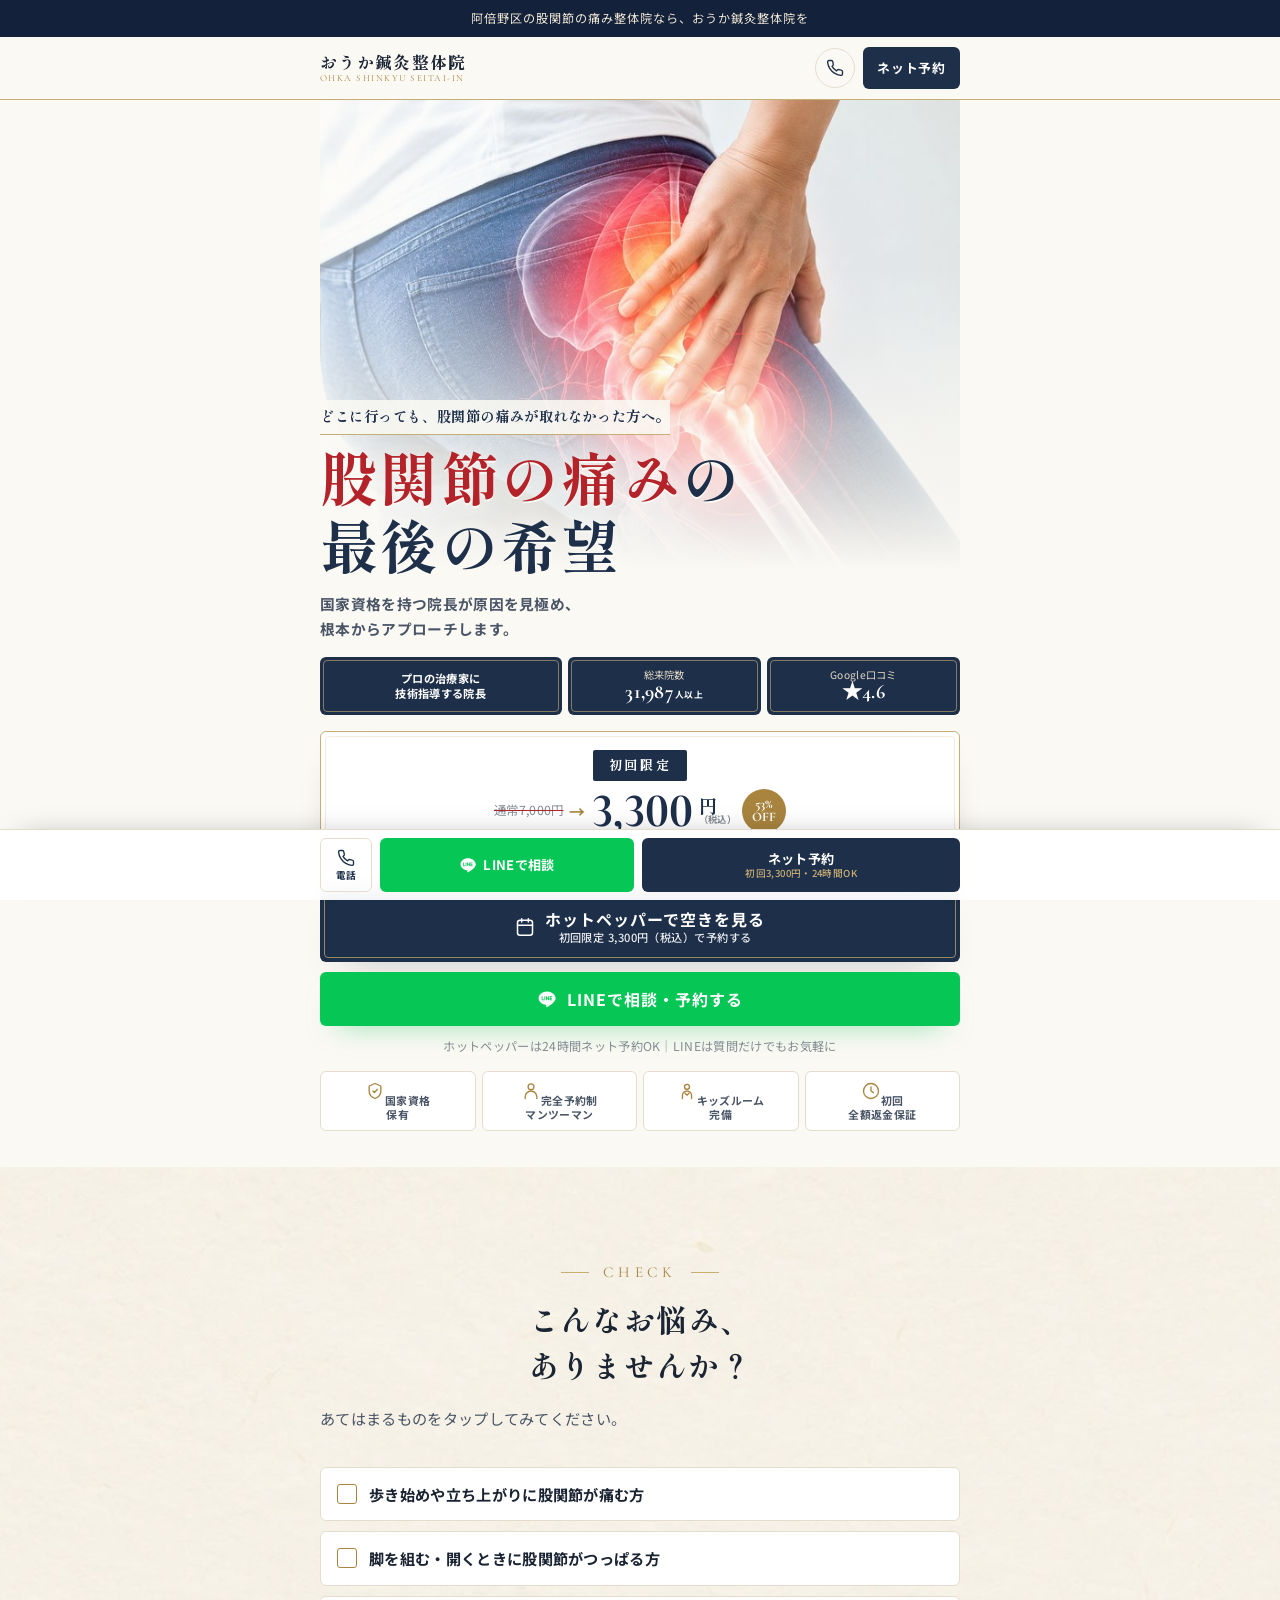
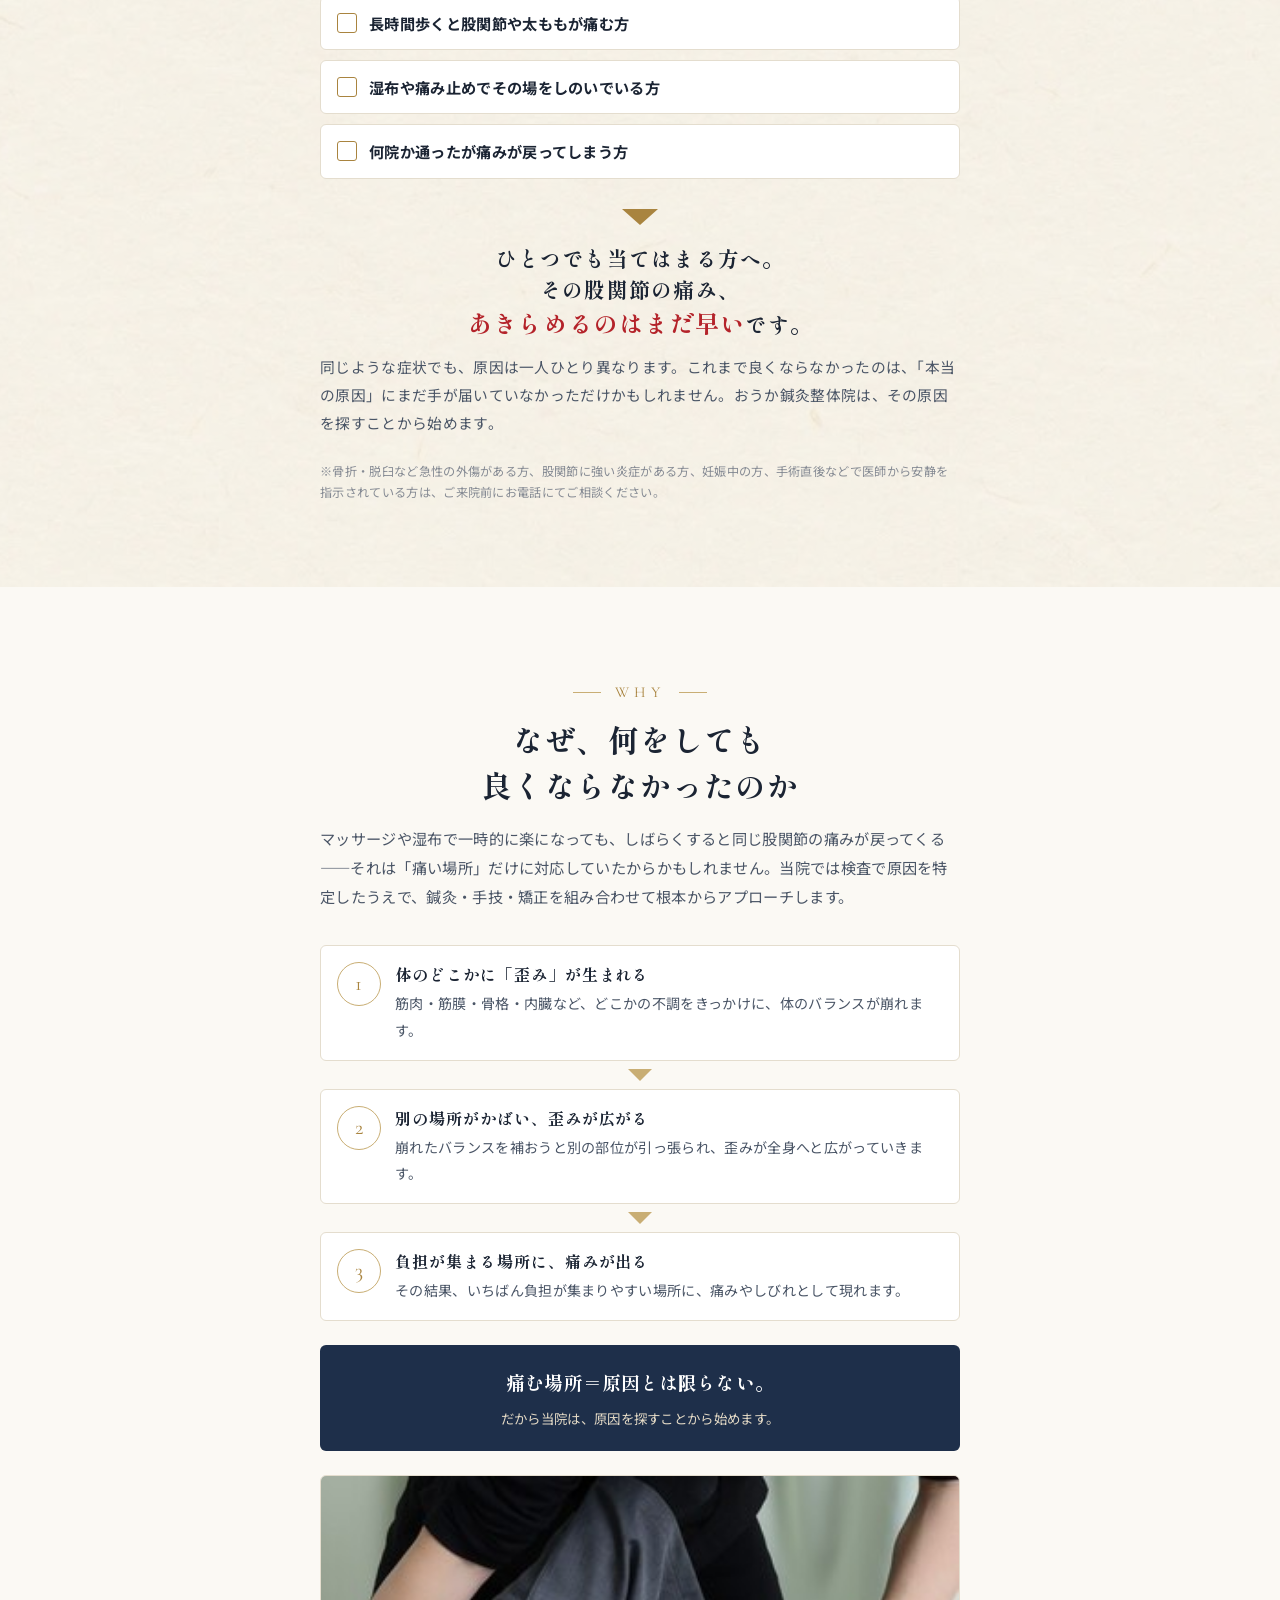
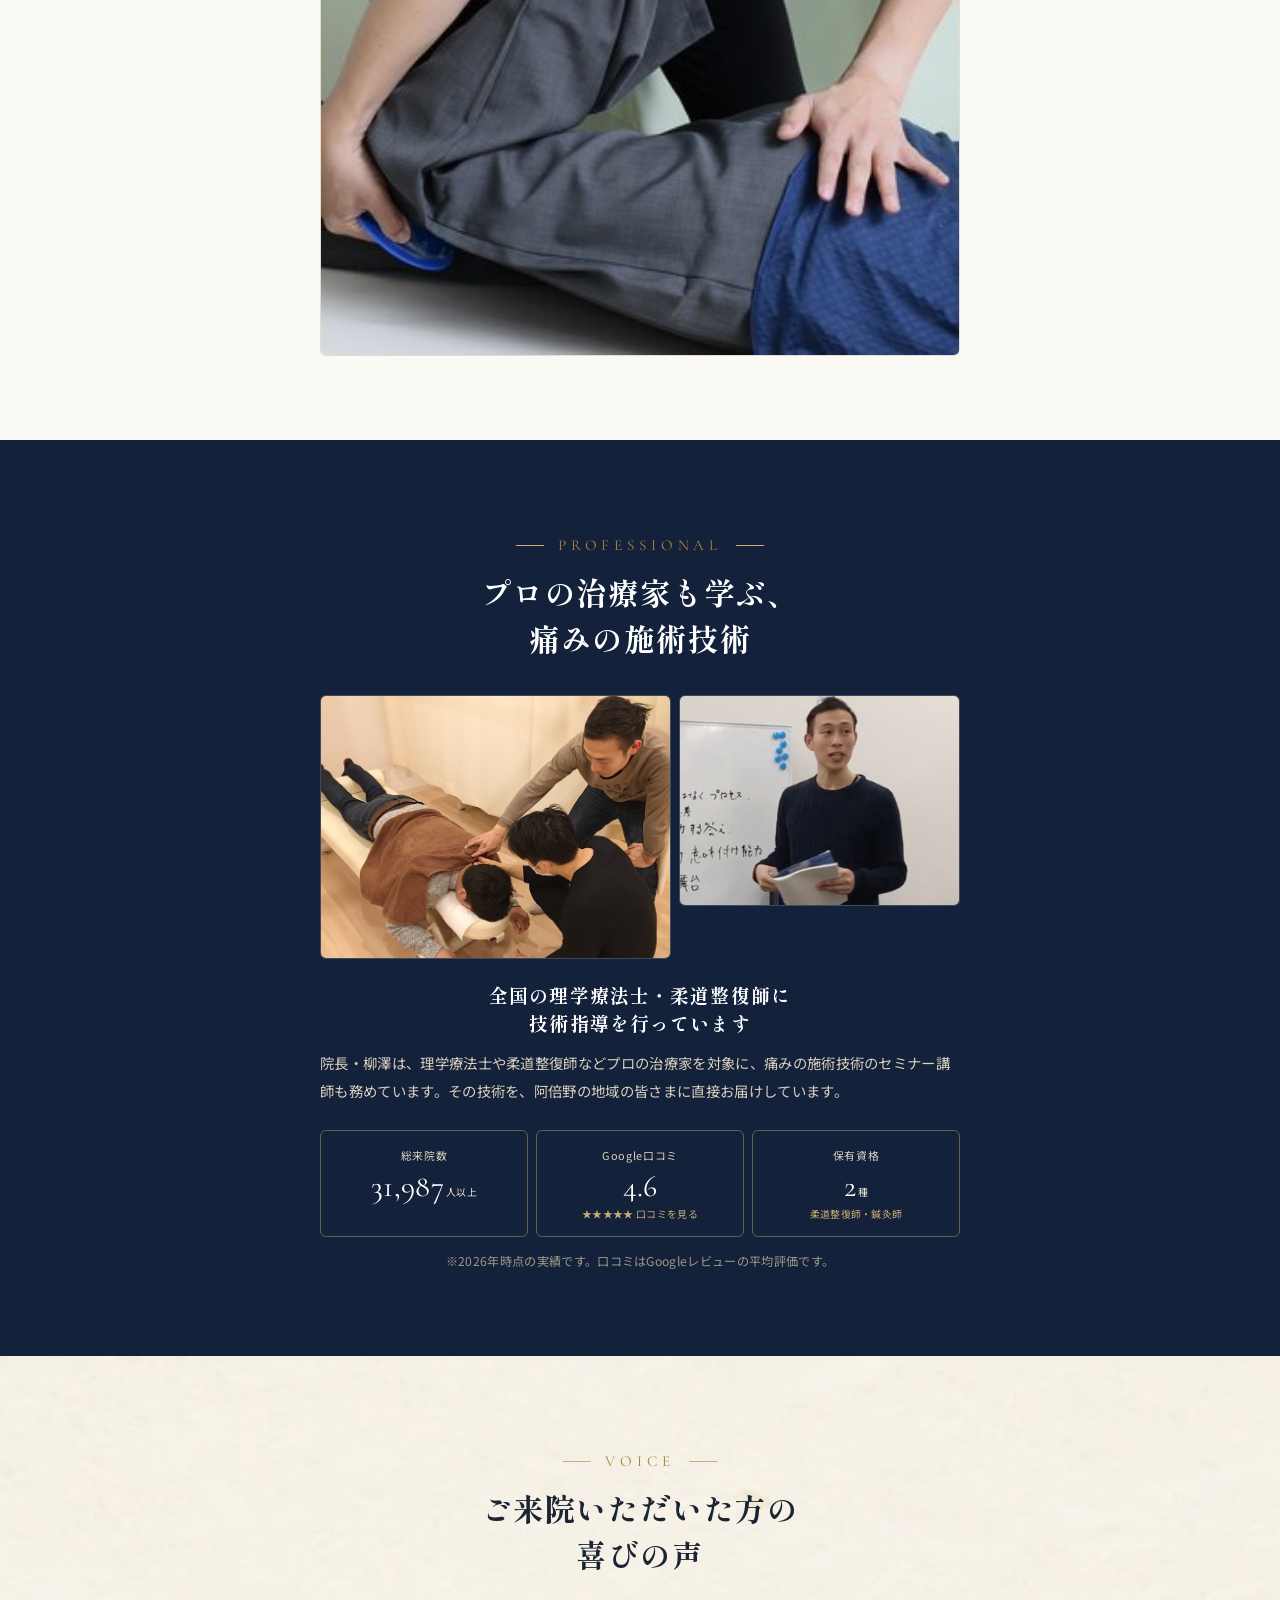
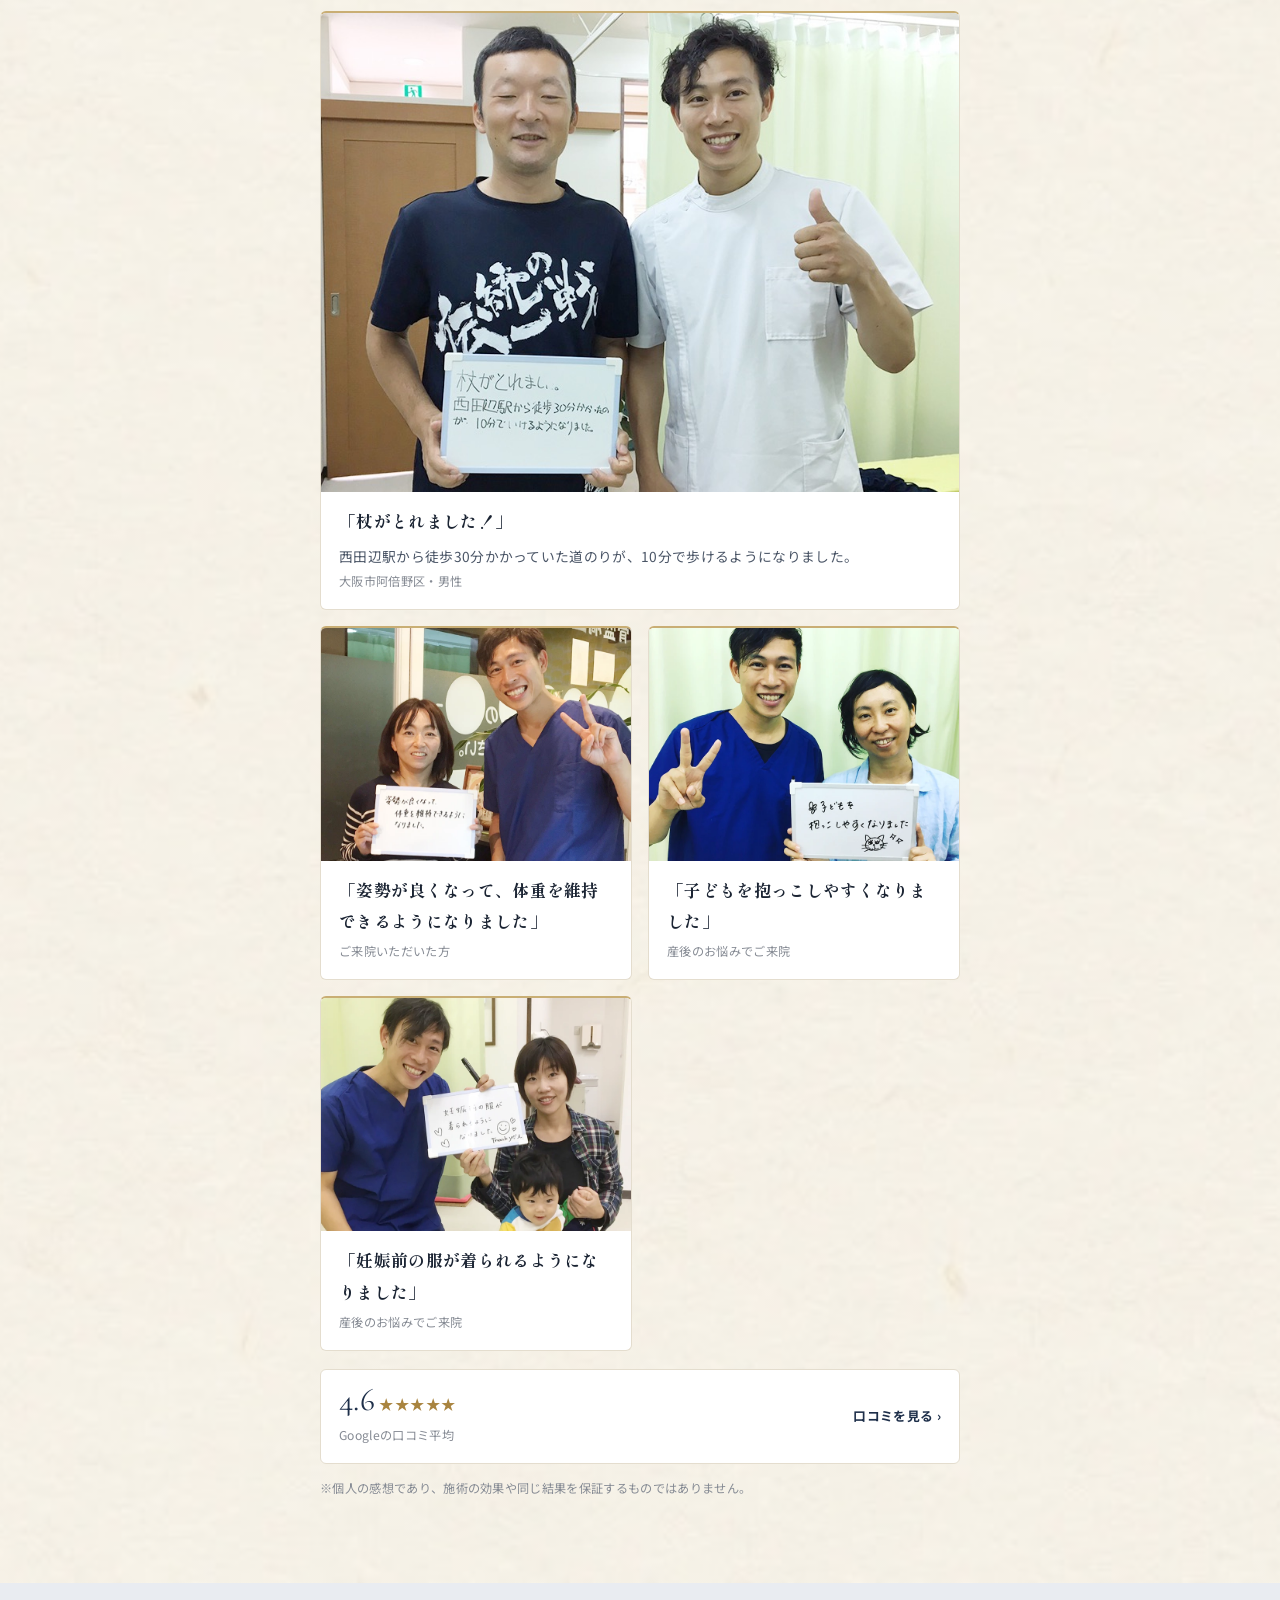
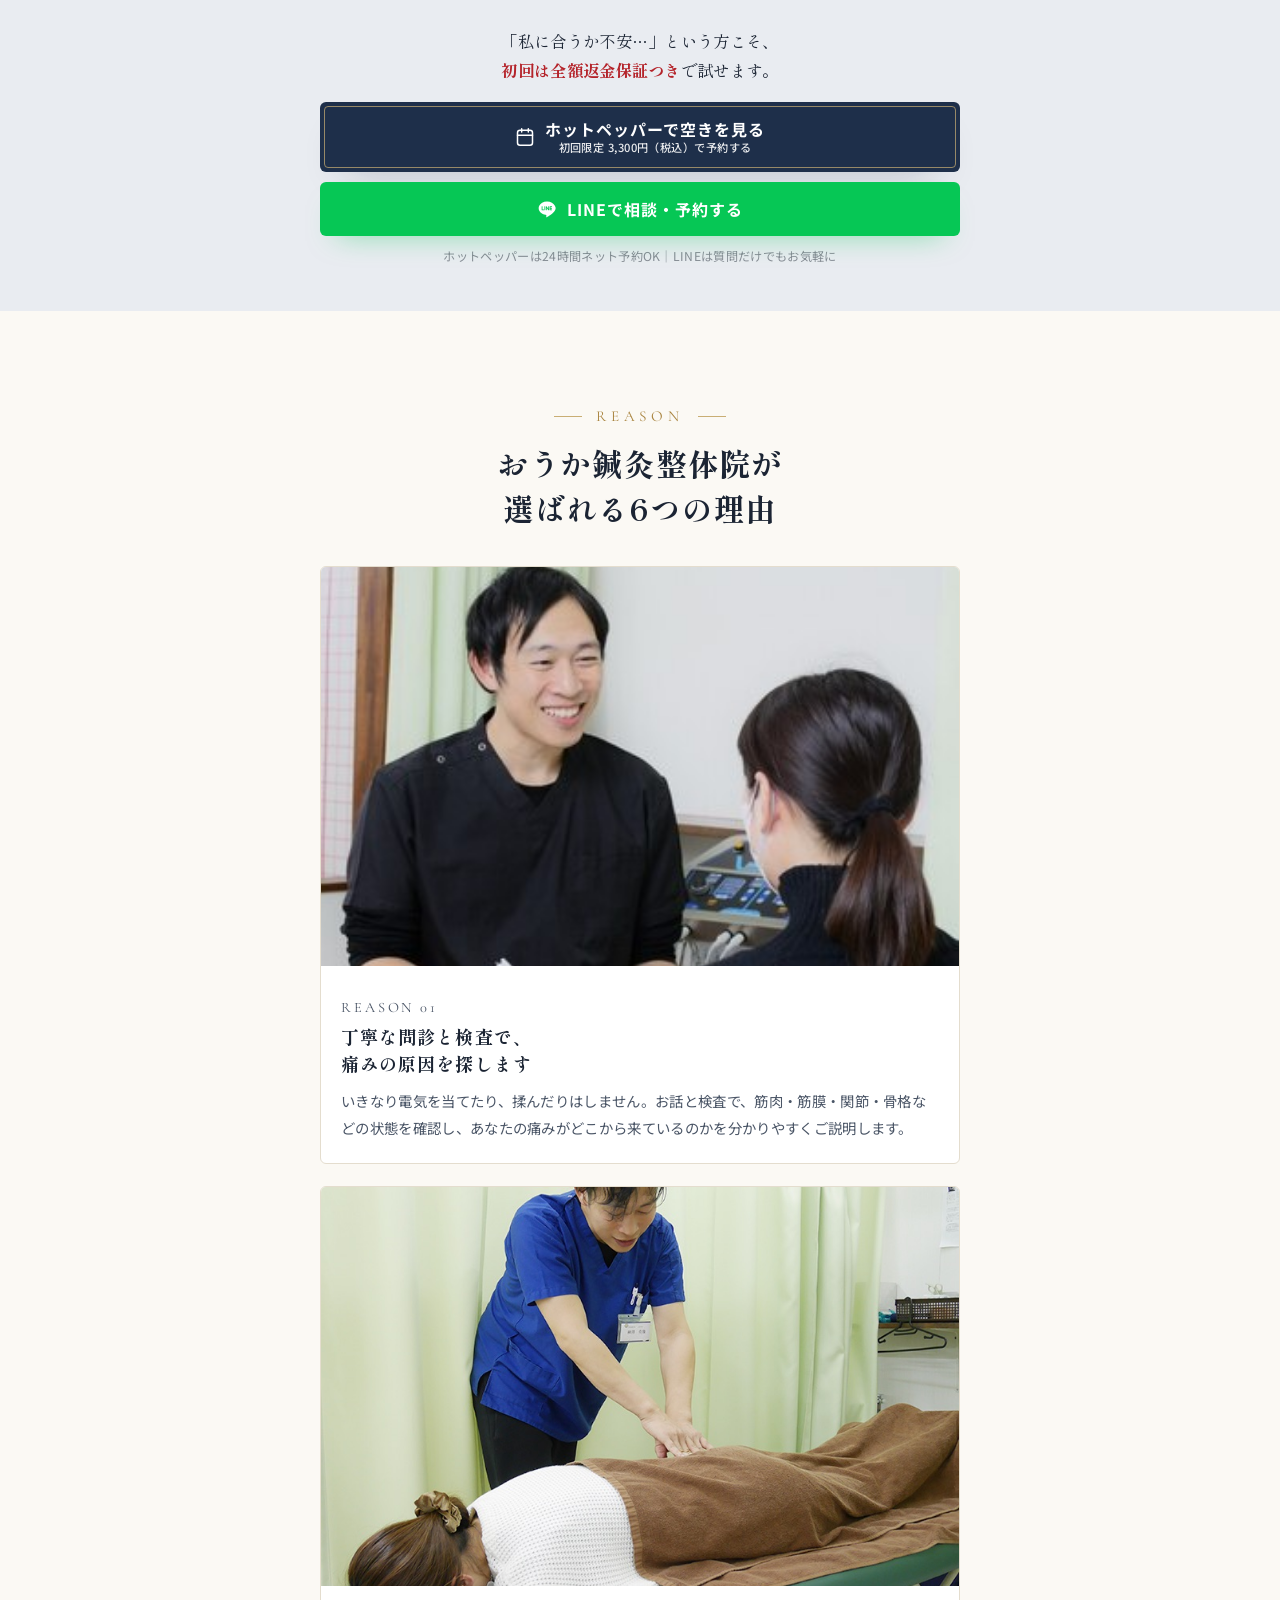
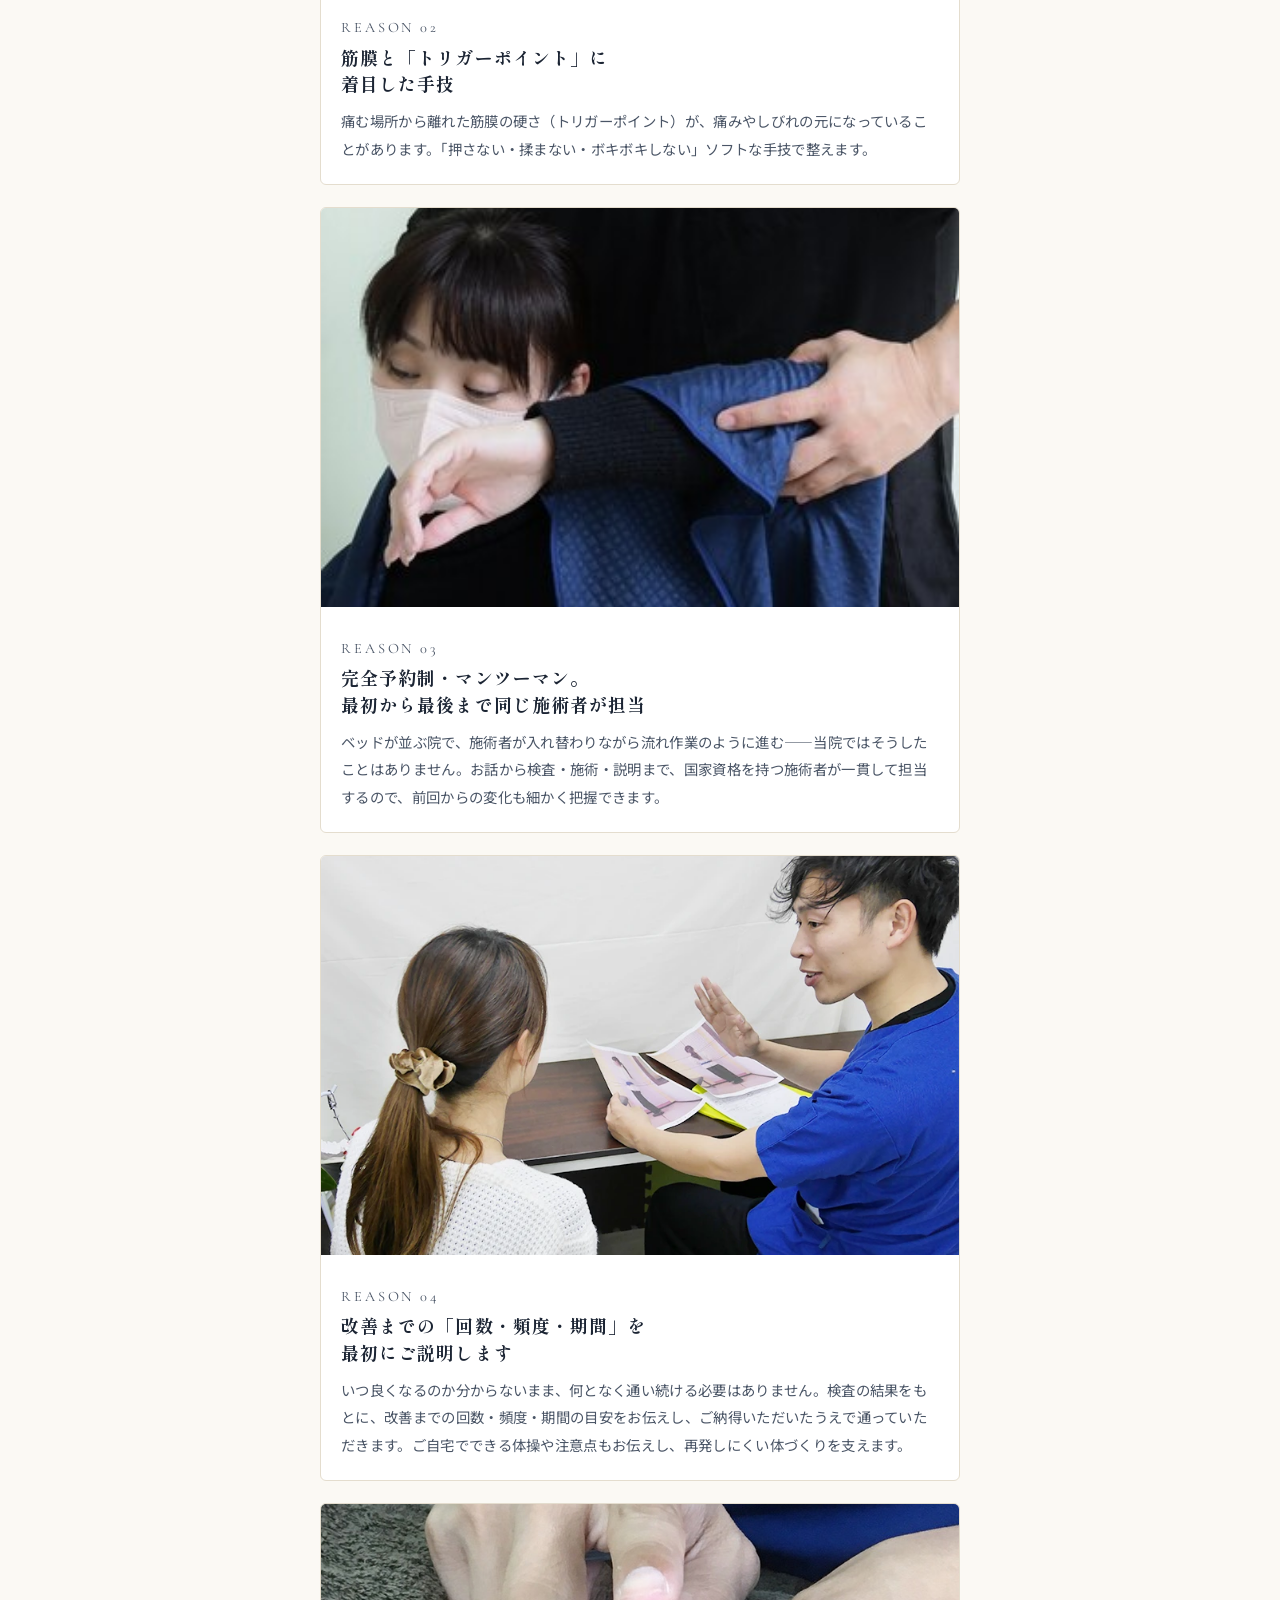
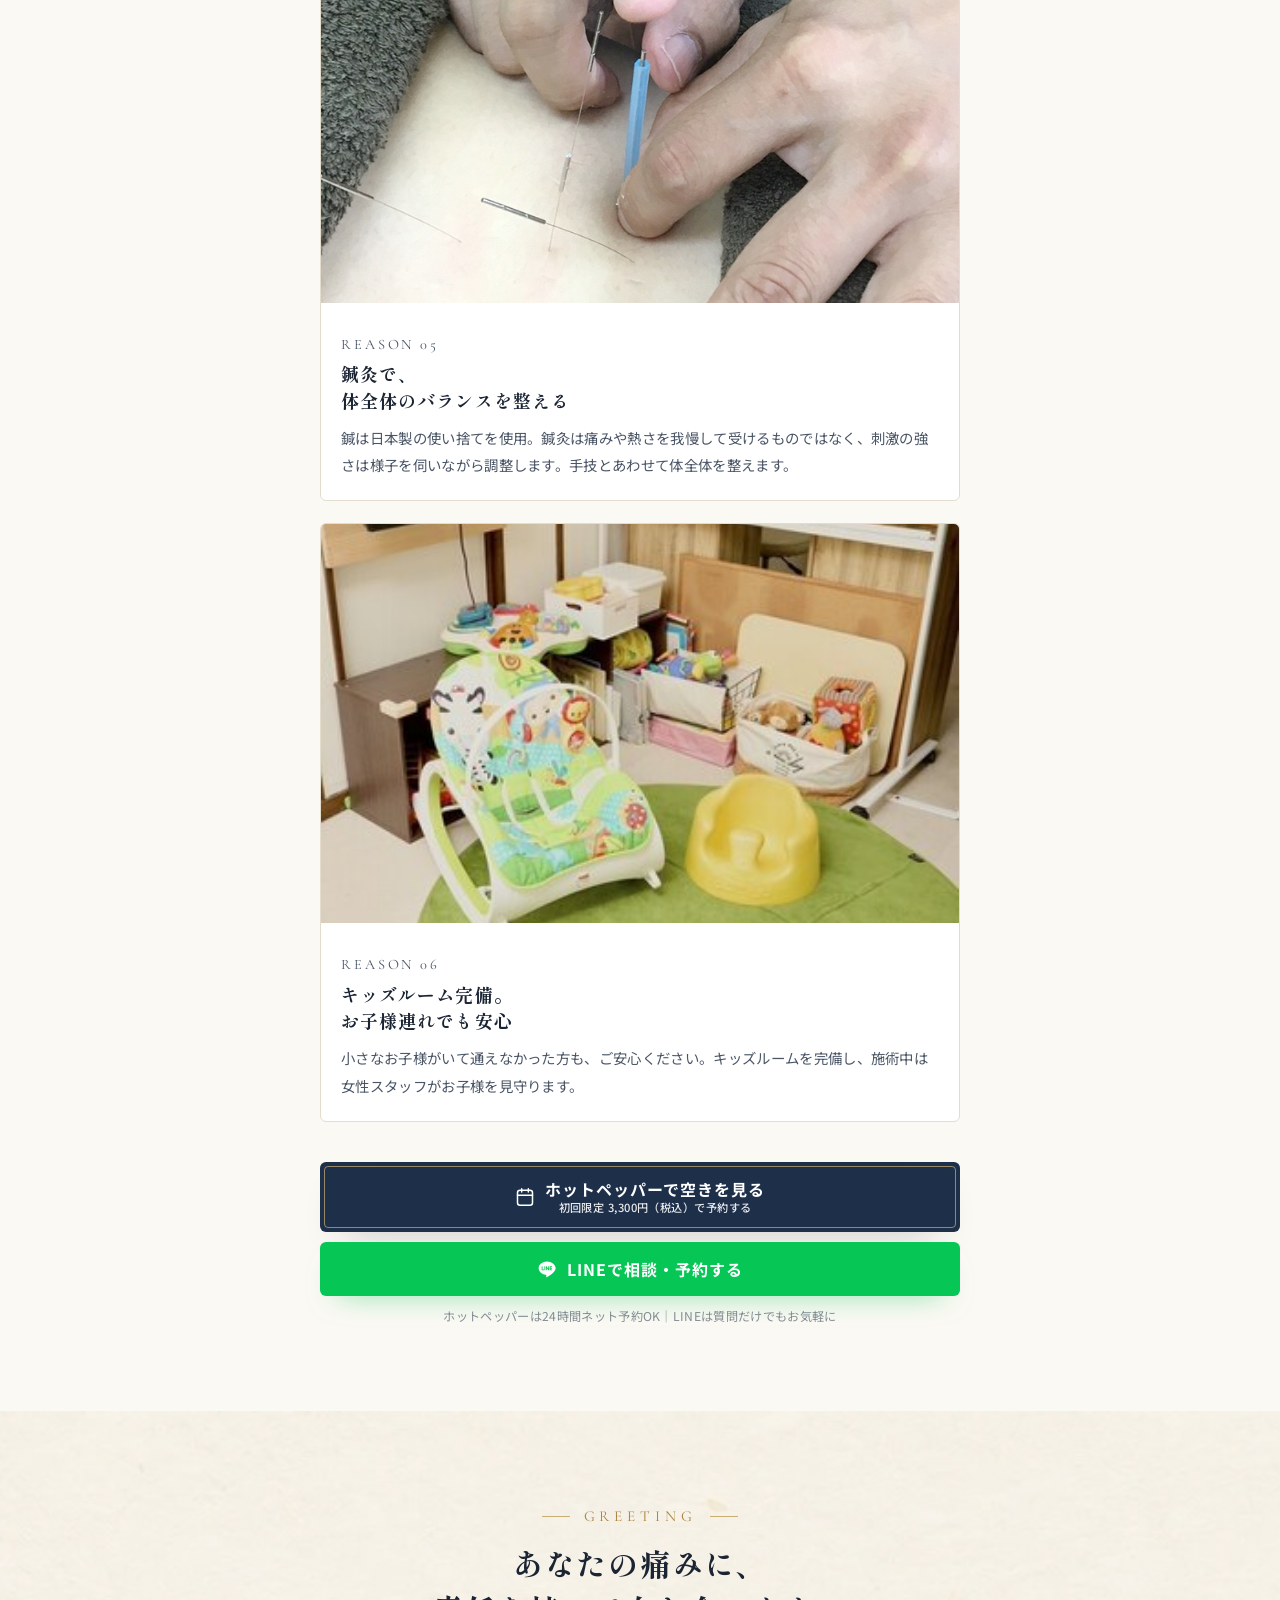
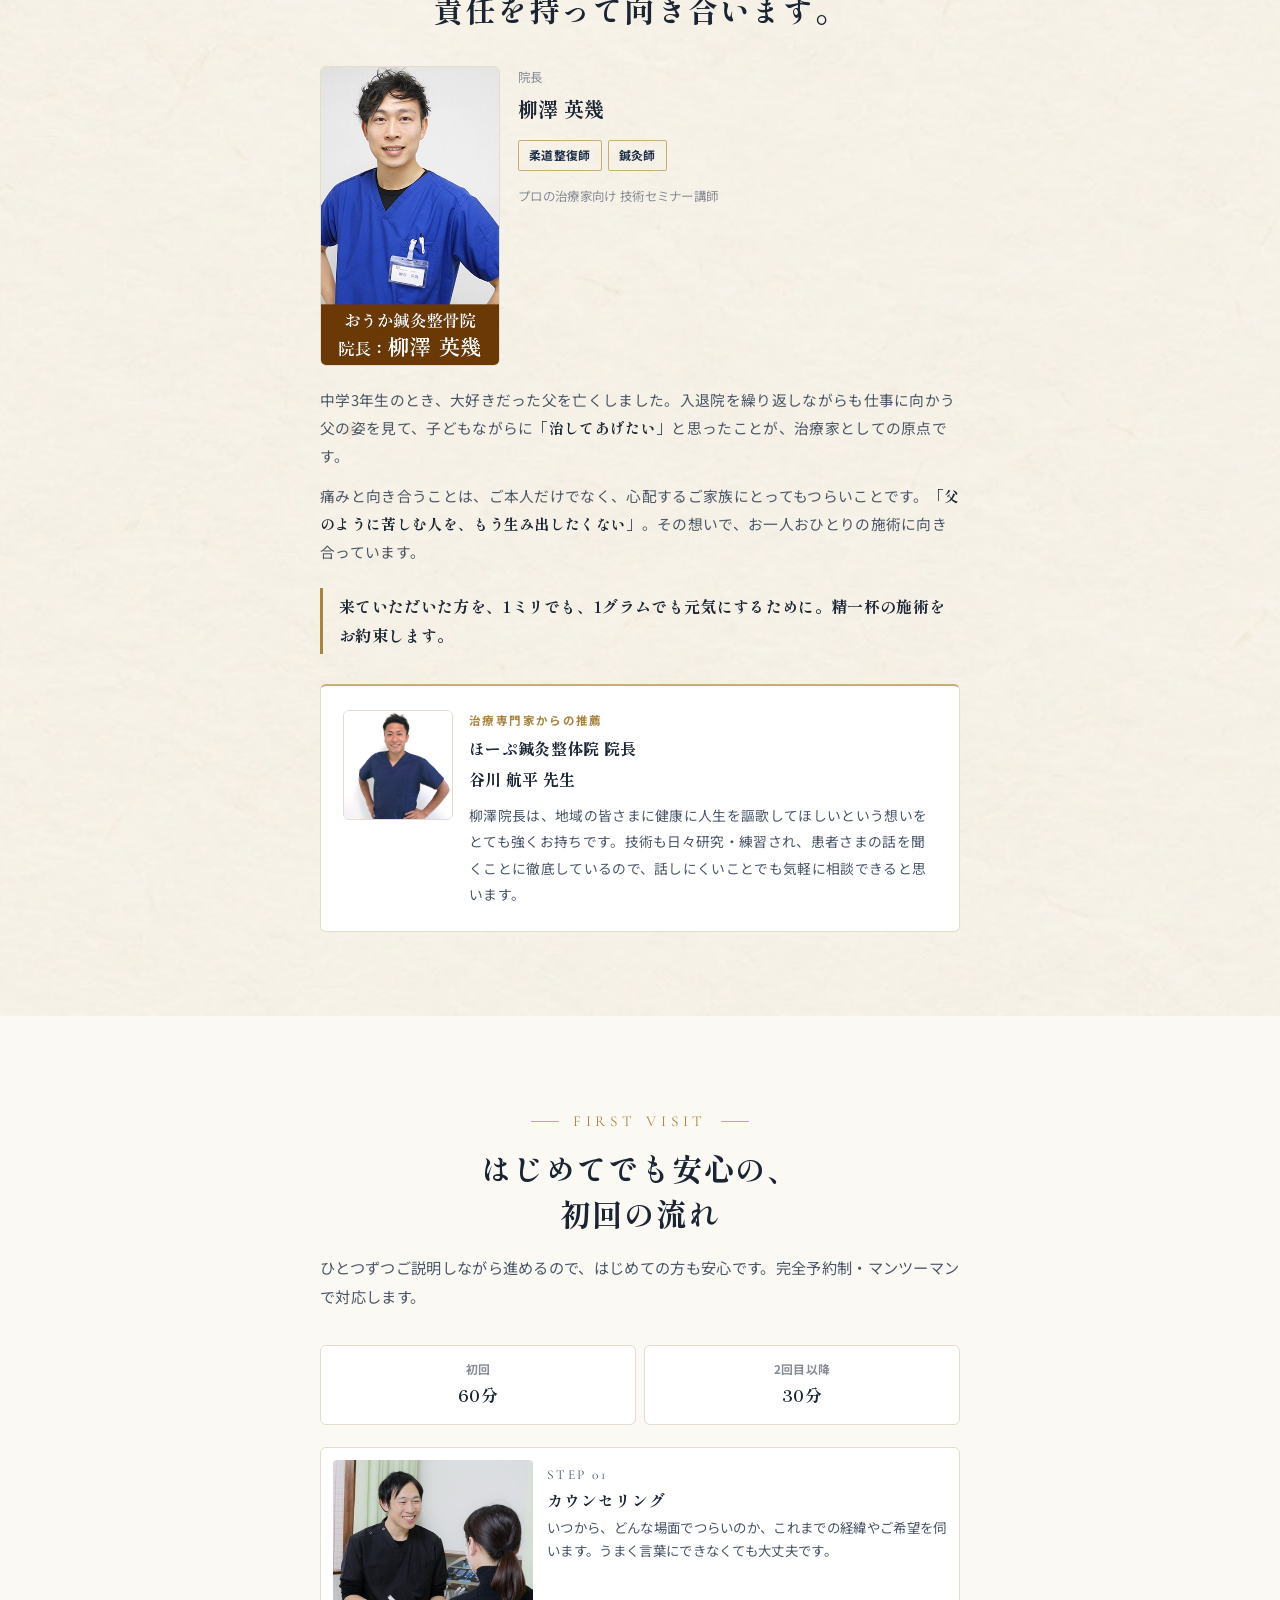
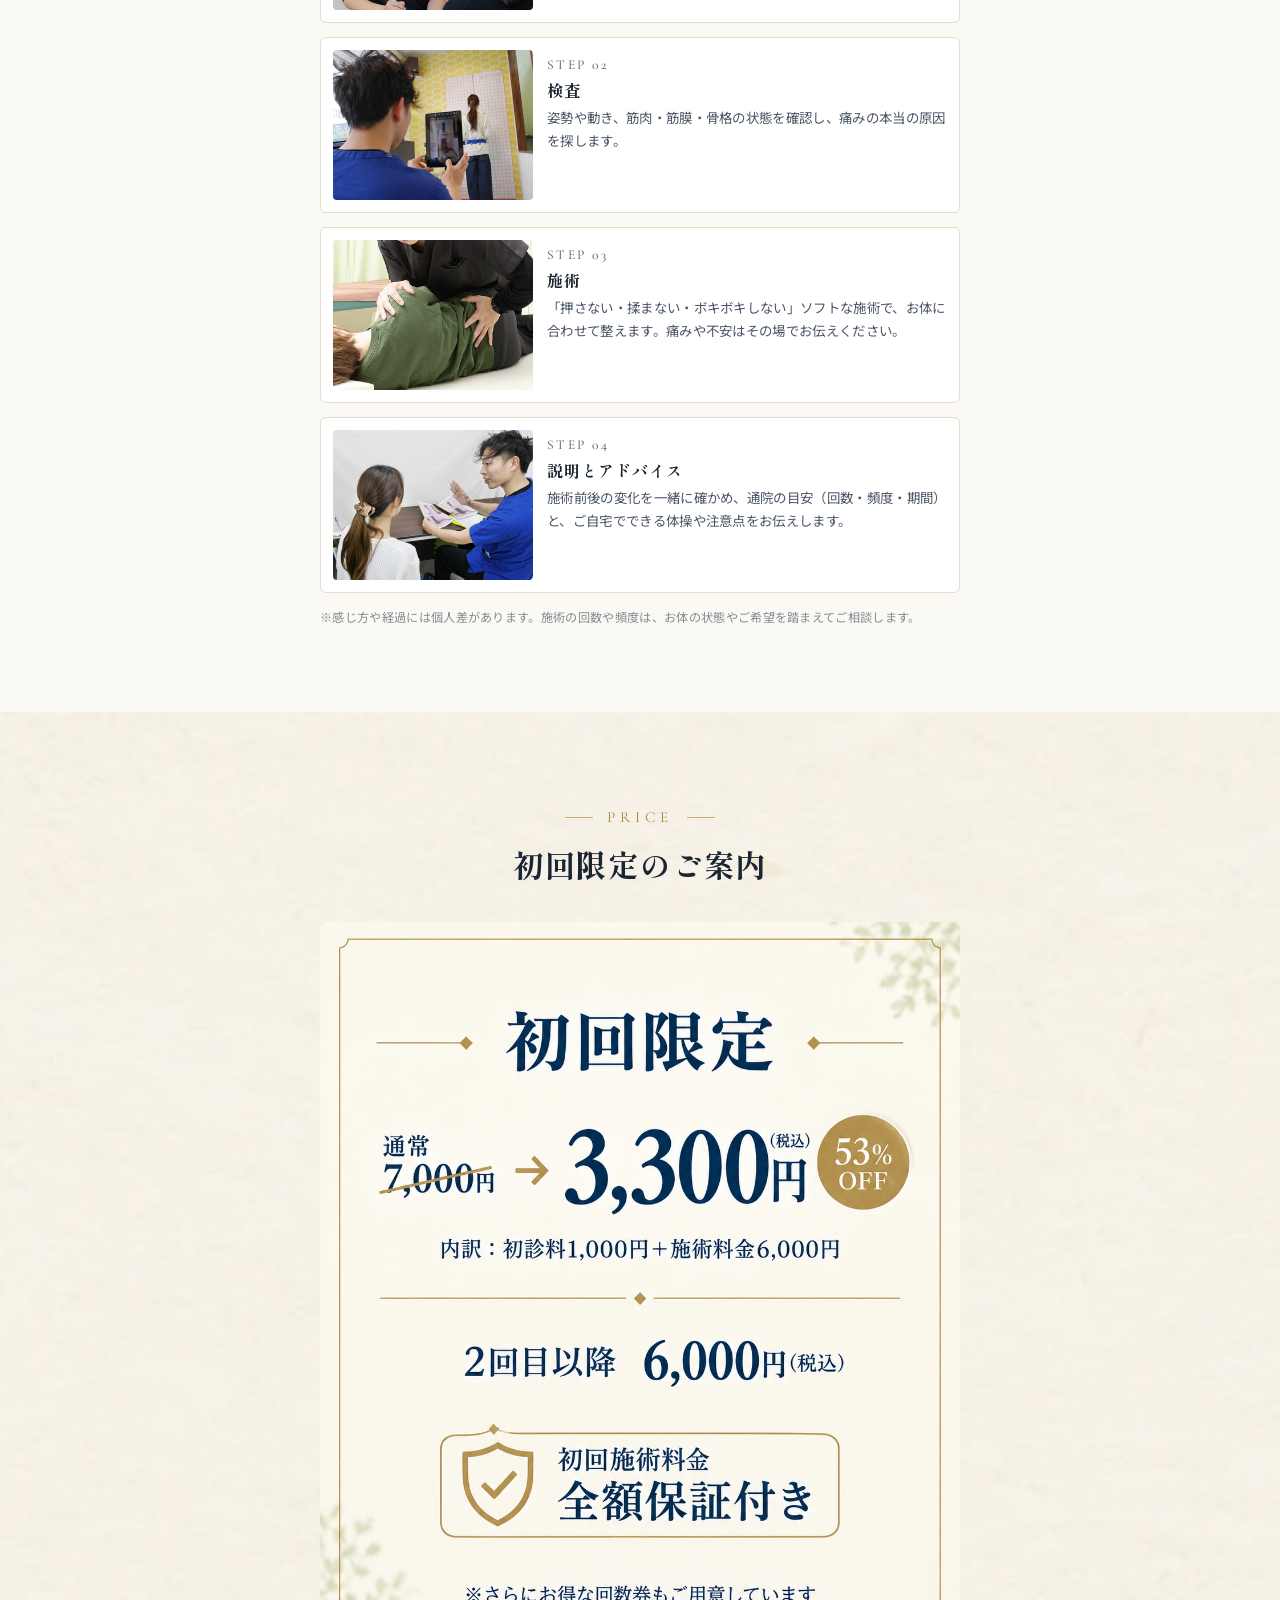
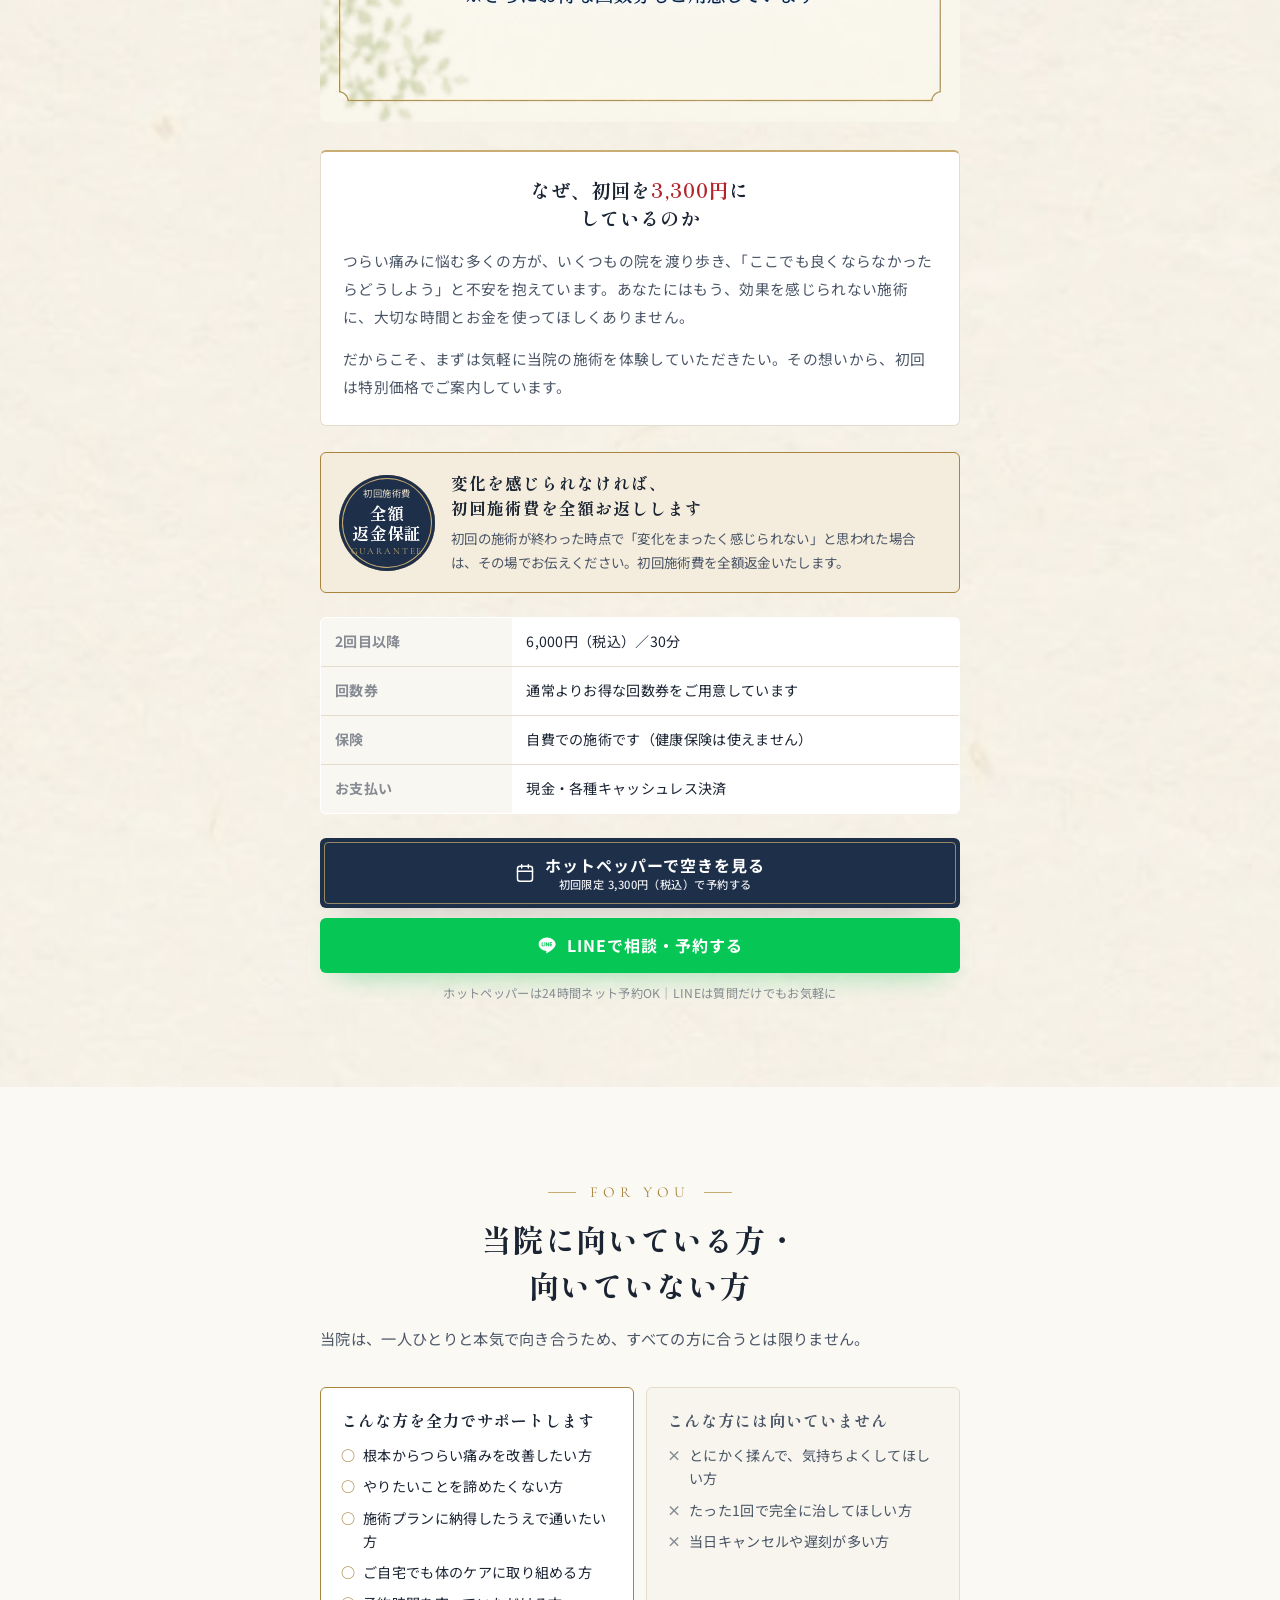
<file: kokansetsu/index.html>
<!DOCTYPE html>
<html lang="ja">
<head>
<meta name="robots" content="noindex, nofollow">
<meta charset="utf-8">
<meta name="viewport" content="width=device-width, initial-scale=1">
<title>股関節の痛み改善メニュー｜おうか鍼灸整体院</title>
<meta name="description" content="大阪市阿倍野区・おうか鍼灸整体院の股関節の痛み改善メニュー。歩き始めや立ち上がりの股関節の痛みに根本からアプローチ。新規様限定価格でご案内中。ご予約はホットペッパービューティーから。">
<meta name="theme-color" content="#1E2F4A">
<meta property="og:title" content="股関節の痛み改善メニュー｜おうか鍼灸整体院">
<meta property="og:description" content="大阪市阿倍野区・おうか鍼灸整体院の股関節の痛み改善メニュー。歩き始めや立ち上がりの股関節の痛みに根本からアプローチ。新規様限定価格でご案内中。ご予約はホットペッパービューティーから。">
<meta property="og:type" content="website">

<link rel="preconnect" href="https://fonts.googleapis.com">
<link rel="preconnect" href="https://fonts.gstatic.com" crossorigin>
<link rel="stylesheet" href="https://fonts.googleapis.com/css2?family=Shippori+Mincho:wght@500;600;700;800&family=Noto+Sans+JP:wght@400;500;700&family=Cormorant+Garamond:wght@500;600;700&display=swap">
<link rel="stylesheet" href="../assets/lp.css">
</head>
<body class="">
<p class="topline">阿倍野区の股関節の痛み整体院なら、おうか鍼灸整体院を</p>
<header class="site-header">
  <div class="wrap">
    <a href="#top" class="logo"><b>おうか鍼灸整体院</b><small>OHKA SHINKYU SEITAI-IN</small></a>
    <div class="head-actions">
      <a href="tel:0666219189" class="head-tel" aria-label="電話する"><svg viewBox="0 0 24 24" fill="none" stroke="currentColor" stroke-width="1.8" stroke-linecap="round" stroke-linejoin="round"><path d="M22 16.9v3a2 2 0 0 1-2.2 2 19.8 19.8 0 0 1-8.6-3.1 19.5 19.5 0 0 1-6-6 19.8 19.8 0 0 1-3.1-8.7A2 2 0 0 1 4.1 2h3a2 2 0 0 1 2 1.7c.1 1 .3 2 .6 2.9a2 2 0 0 1-.5 2.1L8 9.9a16 16 0 0 0 6 6l1.2-1.2a2 2 0 0 1 2.1-.5c.9.3 1.9.5 2.9.6a2 2 0 0 1 1.8 2Z"/></svg></a>
      <a href="https://beauty.hotpepper.jp/kr/slnH000785185/coupon/" target="_blank" rel="noopener" class="head-cta js-reserve">ネット予約</a>
    </div>
  </div>
</header>

<main id="top">
<section class="fv">
    <div class="fv-photo"><img src="../images/fv/kokansetsu.jpg" fetchpriority="high" alt=""></div>
    <div class="wrap fv-copy">
      <p class="fv-lead">どこに行っても、股関節の痛みが取れなかった方へ。</p>
      <h1 class="fv-title"><span class="red">股関節の痛み</span>の<br>最後の希望</h1>
      <p class="fv-sub">国家資格を持つ院長が原因を見極め、<br>根本からアプローチします。</p>
      <ul class="fv-chips"><li><span>プロの治療家に<br>技術指導する院長</span></li><li><span>総来院数</span><b>31,987<small>人以上</small></b></li><li><span>Google口コミ</span><b>★4.6</b></li></ul>
      <div class="offer" id="offer">
        <div class="offer-bar"><p class="ob-label">初回限定</p><p class="ob-price"><s>通常7,000円</s><span class="ob-arrow">→</span><b class="num">3,300</b><span class="ob-yen">円<small>（税込）</small></span><span class="ob-off">53%<br>OFF</span></p><p class="ob-sub">初回 全額返金保証つき｜2回目以降 6,000円</p></div>
      <div class="cta-stack">
        <a href="https://beauty.hotpepper.jp/kr/slnH000785185/coupon/" target="_blank" rel="noopener" class="btn btn-reserve js-reserve"><svg viewBox="0 0 24 24" fill="none" stroke="currentColor" stroke-width="1.8" stroke-linecap="round" stroke-linejoin="round"><rect x="3" y="4" width="18" height="18" rx="3"/><path d="M16 2v4M8 2v4M3 10h18"/></svg><span class="btn-txt">ホットペッパーで空きを見る<small>初回限定 3,300円（税込）で予約する</small></span></a>
        <a href="https://lin.ee/Y1Ww8T6" target="_blank" rel="noopener" class="btn btn-line js-line"><svg viewBox="0 0 24 24" fill="currentColor"><path d="M12 3C6.5 3 2 6.6 2 11c0 3.9 3.5 7.2 8.3 7.9.3.1.8.2.9.5.1.3.1.7 0 1l-.1.9c0 .3-.2 1 .9.5s6-3.5 8.2-6.1c1.5-1.6 2.2-3.2 2.2-4.8C22 6.6 17.5 3 12 3Zm-4 10.6H6.1c-.3 0-.5-.2-.5-.5V9.3c0-.3.2-.5.5-.5s.5.2.5.5v3.3H8c.3 0 .5.2.5.5s-.2.5-.5.5Zm1.9-.5c0 .3-.2.5-.5.5s-.5-.2-.5-.5V9.3c0-.3.2-.5.5-.5s.5.2.5.5v3.8Zm4.6 0c0 .2-.1.4-.3.5h-.2c-.2 0-.3-.1-.4-.2l-1.9-2.6v2.3c0 .3-.2.5-.5.5s-.5-.2-.5-.5V9.3c0-.2.1-.4.3-.5h.2c.2 0 .3.1.4.2l1.9 2.6V9.3c0-.3.2-.5.5-.5s.5.2.5.5v3.8Zm3.1-2.4c.3 0 .5.2.5.5s-.2.5-.5.5h-1.4v.9h1.4c.3 0 .5.2.5.5s-.2.5-.5.5h-1.9c-.3 0-.5-.2-.5-.5V9.3c0-.3.2-.5.5-.5h1.9c.3 0 .5.2.5.5s-.2.5-.5.5h-1.4v.9h1.4Z"/></svg><span>LINEで相談・予約する</span></a>
      </div>
      <p class="cta-note">ホットペッパーは24時間ネット予約OK｜LINEは質問だけでもお気軽に</p>
        <ul class="offer-badges"><li><svg viewBox="0 0 24 24" fill="none" stroke="currentColor" stroke-width="1.6" stroke-linecap="round" stroke-linejoin="round"><path d="M12 3l7 3v6c0 4.5-3 7.5-7 9-4-1.5-7-4.5-7-9V6l7-3Z"/><path d="M9.5 12l1.8 1.8L15 10"/></svg>国家資格<br>保有</li><li><svg viewBox="0 0 24 24" fill="none" stroke="currentColor" stroke-width="1.6" stroke-linecap="round" stroke-linejoin="round"><circle cx="12" cy="7" r="3.5"/><path d="M5 21v-2a7 7 0 0 1 14 0v2"/></svg>完全予約制<br>マンツーマン</li><li><svg viewBox="0 0 24 24" fill="none" stroke="currentColor" stroke-width="1.6" stroke-linecap="round" stroke-linejoin="round"><circle cx="12" cy="7" r="3"/><path d="M6.5 21v-3.5a5.5 5.5 0 0 1 11 0V21"/><path d="M9.5 14.5 12 17l2.5-2.5"/></svg>キッズルーム<br>完備</li><li><svg viewBox="0 0 24 24" fill="none" stroke="currentColor" stroke-width="1.6" stroke-linecap="round" stroke-linejoin="round"><circle cx="12" cy="12" r="9"/><path d="M12 7v5l3 2"/></svg>初回<br>全額返金保証</li></ul>
      </div>
    </div>
  </section>

<section class="sec band" id="concern">
    <div class="wrap">
    <div class="sec-head">
      <p class="sec-en">Check</p>
      <h2>こんなお悩み、<br>ありませんか？</h2>
      <p class="lead">あてはまるものをタップしてみてください。</p>
    </div>
      <ul class="checks"><li>歩き始めや立ち上がりに股関節が痛む方</li><li>脚を組む・開くときに股関節がつっぱる方</li><li>長時間歩くと股関節や太ももが痛む方</li><li>湿布や痛み止めでその場をしのいでいる方</li><li>何院か通ったが痛みが戻ってしまう方</li></ul>
      <div class="turn">
        <div class="turn-arrow"></div>
        <h3>ひとつでも当てはまる方へ。<br>その股関節の痛み、<br><span class="red">あきらめるのはまだ早い</span>です。</h3>
        <p>同じような症状でも、原因は一人ひとり異なります。これまで良くならなかったのは、「本当の原因」にまだ手が届いていなかっただけかもしれません。おうか鍼灸整体院は、その原因を探すことから始めます。</p>
      </div>
      <p class="note mt-m">※骨折・脱臼など急性の外傷がある方、股関節に強い炎症がある方、妊娠中の方、手術直後などで医師から安静を指示されている方は、ご来院前にお電話にてご相談ください。</p>
    </div>
  </section>

<section class="sec" id="why">
    <div class="wrap">
    <div class="sec-head">
      <p class="sec-en">Why</p>
      <h2>なぜ、何をしても<br>良くならなかったのか</h2>
      <p class="lead">マッサージや湿布で一時的に楽になっても、しばらくすると同じ股関節の痛みが戻ってくる――それは「痛い場所」だけに対応していたからかもしれません。当院では検査で原因を特定したうえで、鍼灸・手技・矯正を組み合わせて根本からアプローチします。</p>
    </div>
      <div class="cause-flow mt-m">
        <div class="cause-step reveal"><span class="n">1</span><div><h3>体のどこかに「歪み」が生まれる</h3><p>筋肉・筋膜・骨格・内臓など、どこかの不調をきっかけに、体のバランスが崩れます。</p></div></div>
        <div class="cause-arrow" aria-hidden="true"></div>
        <div class="cause-step reveal"><span class="n">2</span><div><h3>別の場所がかばい、歪みが広がる</h3><p>崩れたバランスを補おうと別の部位が引っ張られ、歪みが全身へと広がっていきます。</p></div></div>
        <div class="cause-arrow" aria-hidden="true"></div>
        <div class="cause-step reveal"><span class="n">3</span><div><h3>負担が集まる場所に、痛みが出る</h3><p>その結果、いちばん負担が集まりやすい場所に、痛みやしびれとして現れます。</p></div></div>
      </div>
      <div class="key reveal"><b>痛む場所＝原因とは限らない。</b><span>だから当院は、原因を探すことから始めます。</span></div>
      <figure class="photo mt-m reveal"><img src="../images/hpb/leg.jpg" loading="lazy" alt="股関節まわりの施術"></figure>
    </div>
  </section>

<section class="sec dark" id="professional">
    <div class="wrap">
    <div class="sec-head">
      <p class="sec-en">Professional</p>
      <h2>プロの治療家も学ぶ、<br>痛みの施術技術</h2>
    </div>
      <div class="auth-photos reveal">
        <div class="photo"><img src="../images/hp/seminar01.jpg" width="800" height="533" loading="lazy" alt="治療家向けセミナーで院長が施術を指導している様子"></div>
        <div class="photo"><img src="../images/hp/seminar02.jpg" width="800" height="533" loading="lazy" alt="セミナーで講師を務める院長"></div>
      </div>
      <div class="auth-copy">
        <h3>全国の理学療法士・柔道整復師に<br>技術指導を行っています</h3>
        <p>院長・柳澤は、理学療法士や柔道整復師などプロの治療家を対象に、痛みの施術技術のセミナー講師も務めています。その技術を、阿倍野の地域の皆さまに直接お届けしています。</p>
      </div>
      <div class="stats">
        <div class="stat"><p class="stat-label">総来院数</p><p class="stat-num">31,987<small>人以上</small></p></div>
        <div class="stat"><a href="https://maps.app.goo.gl/wEtdczeHVXq5hBLx5" target="_blank" rel="noopener"><p class="stat-label">Google口コミ</p><p class="stat-num">4.6</p><p class="stat-sub">★★★★★ 口コミを見る</p></a></div>
        <div class="stat"><p class="stat-label">保有資格</p><p class="stat-num">2<small>種</small></p><p class="stat-sub">柔道整復師・鍼灸師</p></div>
      </div>
      <p class="note mt-s center" style="color:#9F9787;">※2026年時点の実績です。口コミはGoogleレビューの平均評価です。</p>
    </div>
  </section>

<section class="sec band" id="voice">
    <div class="wrap">
    <div class="sec-head">
      <p class="sec-en">Voice</p>
      <h2>ご来院いただいた方の<br>喜びの声</h2>
    </div>
      <div class="voice-list">
        <figure class="voice reveal"><img src="../images/hp/voice001.jpg" width="800" height="600" loading="lazy" alt="ご来院いただいた方と院長の写真。ボードに「杖がとれました！」">
          <figcaption><p class="v-title">「杖がとれました！」</p><p class="note" style="color:var(--ink-soft);font-size:.86rem;margin-top:6px;">西田辺駅から徒歩30分かかっていた道のりが、10分で歩けるようになりました。</p><p class="v-who">大阪市阿倍野区・男性</p></figcaption></figure>
        <figure class="voice reveal"><img src="../images/voice-posture.webp" width="800" height="600" loading="lazy" alt="ご来院いただいた方と院長の写真。ボードに「姿勢が良くなって、体重を維持できるようになりました」">
          <figcaption><p class="v-title">「姿勢が良くなって、体重を維持できるようになりました」</p><p class="v-who">ご来院いただいた方</p></figcaption></figure>
        <figure class="voice reveal"><img src="../images/voice-holding.webp" width="800" height="600" loading="lazy" alt="ご来院いただいた方と院長の写真。ボードに「子どもを抱っこしやすくなりました」">
          <figcaption><p class="v-title">「子どもを抱っこしやすくなりました」</p><p class="v-who">産後のお悩みでご来院</p></figcaption></figure>
        <figure class="voice reveal"><img src="../images/voice-clothes.webp" width="800" height="600" loading="lazy" alt="ご来院いただいた方と院長の写真。ボードに「妊娠前の服が着られるようになりました」">
          <figcaption><p class="v-title">「妊娠前の服が着られるようになりました」</p><p class="v-who">産後のお悩みでご来院</p></figcaption></figure>
      </div>
      <a class="review" href="https://maps.app.goo.gl/wEtdczeHVXq5hBLx5" target="_blank" rel="noopener"><span><span class="score">4.6</span> <span class="stars">★★★★★</span><br><span class="note">Googleの口コミ平均</span></span><span class="go">口コミを見る ›</span></a>
      <p class="note mt-s">※個人の感想であり、施術の効果や同じ結果を保証するものではありません。</p>
    </div>
  </section>

<section class="sec mid-cta">
    <div class="wrap">
      <p class="mid-lead">「私に合うか不安…」という方こそ、<br><b>初回は全額返金保証つき</b>で試せます。</p>
      <div class="cta-stack">
        <a href="https://beauty.hotpepper.jp/kr/slnH000785185/coupon/" target="_blank" rel="noopener" class="btn btn-reserve js-reserve"><svg viewBox="0 0 24 24" fill="none" stroke="currentColor" stroke-width="1.8" stroke-linecap="round" stroke-linejoin="round"><rect x="3" y="4" width="18" height="18" rx="3"/><path d="M16 2v4M8 2v4M3 10h18"/></svg><span class="btn-txt">ホットペッパーで空きを見る<small>初回限定 3,300円（税込）で予約する</small></span></a>
        <a href="https://lin.ee/Y1Ww8T6" target="_blank" rel="noopener" class="btn btn-line js-line"><svg viewBox="0 0 24 24" fill="currentColor"><path d="M12 3C6.5 3 2 6.6 2 11c0 3.9 3.5 7.2 8.3 7.9.3.1.8.2.9.5.1.3.1.7 0 1l-.1.9c0 .3-.2 1 .9.5s6-3.5 8.2-6.1c1.5-1.6 2.2-3.2 2.2-4.8C22 6.6 17.5 3 12 3Zm-4 10.6H6.1c-.3 0-.5-.2-.5-.5V9.3c0-.3.2-.5.5-.5s.5.2.5.5v3.3H8c.3 0 .5.2.5.5s-.2.5-.5.5Zm1.9-.5c0 .3-.2.5-.5.5s-.5-.2-.5-.5V9.3c0-.3.2-.5.5-.5s.5.2.5.5v3.8Zm4.6 0c0 .2-.1.4-.3.5h-.2c-.2 0-.3-.1-.4-.2l-1.9-2.6v2.3c0 .3-.2.5-.5.5s-.5-.2-.5-.5V9.3c0-.2.1-.4.3-.5h.2c.2 0 .3.1.4.2l1.9 2.6V9.3c0-.3.2-.5.5-.5s.5.2.5.5v3.8Zm3.1-2.4c.3 0 .5.2.5.5s-.2.5-.5.5h-1.4v.9h1.4c.3 0 .5.2.5.5s-.2.5-.5.5h-1.9c-.3 0-.5-.2-.5-.5V9.3c0-.3.2-.5.5-.5h1.9c.3 0 .5.2.5.5s-.2.5-.5.5h-1.4v.9h1.4Z"/></svg><span>LINEで相談・予約する</span></a>
      </div>
      <p class="cta-note">ホットペッパーは24時間ネット予約OK｜LINEは質問だけでもお気軽に</p>
    </div>
  </section>

<section class="sec" id="reason">
    <div class="wrap">
    <div class="sec-head">
      <p class="sec-en">Reason</p>
      <h2>おうか鍼灸整体院が<br>選ばれる6つの理由</h2>
    </div>
      <div class="reasons">
        <article class="reason reveal">
          <div class="photo"><img src="../images/hpb/counseling.jpg" width="800" height="600" loading="lazy" alt=""></div>
          <div class="reason-body"><p class="reason-no">REASON 01</p><h3>丁寧な問診と検査で、<br>痛みの原因を探します</h3><p>いきなり電気を当てたり、揉んだりはしません。お話と検査で、筋肉・筋膜・関節・骨格などの状態を確認し、あなたの痛みがどこから来ているのかを分かりやすくご説明します。</p></div>
        </article>
        <article class="reason reveal">
          <div class="photo"><img src="../images/hp/reason02.jpg" width="800" height="600" loading="lazy" alt=""></div>
          <div class="reason-body"><p class="reason-no">REASON 02</p><h3>筋膜と「トリガーポイント」に<br>着目した手技</h3><p>痛む場所から離れた筋膜の硬さ（トリガーポイント）が、痛みやしびれの元になっていることがあります。「押さない・揉まない・ボキボキしない」ソフトな手技で整えます。</p></div>
        </article>
        <article class="reason reveal">
          <div class="photo"><img src="../images/hpb/ordermade.jpg" width="800" height="600" loading="lazy" alt=""></div>
          <div class="reason-body"><p class="reason-no">REASON 03</p><h3>完全予約制・マンツーマン。<br>最初から最後まで同じ施術者が担当</h3><p>ベッドが並ぶ院で、施術者が入れ替わりながら流れ作業のように進む――当院ではそうしたことはありません。お話から検査・施術・説明まで、国家資格を持つ施術者が一貫して担当するので、前回からの変化も細かく把握できます。</p></div>
        </article>
        <article class="reason reveal">
          <div class="photo"><img src="../images/step-advice-photo.webp" width="800" height="600" loading="lazy" alt=""></div>
          <div class="reason-body"><p class="reason-no">REASON 04</p><h3>改善までの「回数・頻度・期間」を<br>最初にご説明します</h3><p>いつ良くなるのか分からないまま、何となく通い続ける必要はありません。検査の結果をもとに、改善までの回数・頻度・期間の目安をお伝えし、ご納得いただいたうえで通っていただきます。ご自宅でできる体操や注意点もお伝えし、再発しにくい体づくりを支えます。</p></div>
        </article>
        <article class="reason reveal">
          <div class="photo"><img src="../images/hp/reason05.jpg" width="800" height="600" loading="lazy" alt=""></div>
          <div class="reason-body"><p class="reason-no">REASON 05</p><h3>鍼灸で、<br>体全体のバランスを整える</h3><p>鍼は日本製の使い捨てを使用。鍼灸は痛みや熱さを我慢して受けるものではなく、刺激の強さは様子を伺いながら調整します。手技とあわせて体全体を整えます。</p></div>
        </article>
        <article class="reason reveal">
          <div class="photo"><img src="../images/hpb/kids.jpg" width="800" height="600" loading="lazy" alt=""></div>
          <div class="reason-body"><p class="reason-no">REASON 06</p><h3>キッズルーム完備。<br>お子様連れでも安心</h3><p>小さなお子様がいて通えなかった方も、ご安心ください。キッズルームを完備し、施術中は女性スタッフがお子様を見守ります。</p></div>
        </article>
      </div>
      <div class="mt-l">
      <div class="cta-stack">
        <a href="https://beauty.hotpepper.jp/kr/slnH000785185/coupon/" target="_blank" rel="noopener" class="btn btn-reserve js-reserve"><svg viewBox="0 0 24 24" fill="none" stroke="currentColor" stroke-width="1.8" stroke-linecap="round" stroke-linejoin="round"><rect x="3" y="4" width="18" height="18" rx="3"/><path d="M16 2v4M8 2v4M3 10h18"/></svg><span class="btn-txt">ホットペッパーで空きを見る<small>初回限定 3,300円（税込）で予約する</small></span></a>
        <a href="https://lin.ee/Y1Ww8T6" target="_blank" rel="noopener" class="btn btn-line js-line"><svg viewBox="0 0 24 24" fill="currentColor"><path d="M12 3C6.5 3 2 6.6 2 11c0 3.9 3.5 7.2 8.3 7.9.3.1.8.2.9.5.1.3.1.7 0 1l-.1.9c0 .3-.2 1 .9.5s6-3.5 8.2-6.1c1.5-1.6 2.2-3.2 2.2-4.8C22 6.6 17.5 3 12 3Zm-4 10.6H6.1c-.3 0-.5-.2-.5-.5V9.3c0-.3.2-.5.5-.5s.5.2.5.5v3.3H8c.3 0 .5.2.5.5s-.2.5-.5.5Zm1.9-.5c0 .3-.2.5-.5.5s-.5-.2-.5-.5V9.3c0-.3.2-.5.5-.5s.5.2.5.5v3.8Zm4.6 0c0 .2-.1.4-.3.5h-.2c-.2 0-.3-.1-.4-.2l-1.9-2.6v2.3c0 .3-.2.5-.5.5s-.5-.2-.5-.5V9.3c0-.2.1-.4.3-.5h.2c.2 0 .3.1.4.2l1.9 2.6V9.3c0-.3.2-.5.5-.5s.5.2.5.5v3.8Zm3.1-2.4c.3 0 .5.2.5.5s-.2.5-.5.5h-1.4v.9h1.4c.3 0 .5.2.5.5s-.2.5-.5.5h-1.9c-.3 0-.5-.2-.5-.5V9.3c0-.3.2-.5.5-.5h1.9c.3 0 .5.2.5.5s-.2.5-.5.5h-1.4v.9h1.4Z"/></svg><span>LINEで相談・予約する</span></a>
      </div>
      <p class="cta-note">ホットペッパーは24時間ネット予約OK｜LINEは質問だけでもお気軽に</p>
      </div>
    </div>
  </section>

<section class="sec band" id="greeting">
    <div class="wrap">
    <div class="sec-head">
      <p class="sec-en">Greeting</p>
      <h2>あなたの痛みに、<br>責任を持って向き合います。</h2>
    </div>
      <div class="greet">
        <figure class="photo reveal"><img src="../images/hp/owner_img.jpg" width="360" height="590" loading="lazy" alt="院長 柳澤 英幾"></figure>
        <div>
          <p class="greet-role">院長</p>
          <p class="greet-name">柳澤 英幾</p>
          <div class="tags"><span>柔道整復師</span><span>鍼灸師</span></div>
          <p class="greet-role mt-s">プロの治療家向け 技術セミナー講師</p>
        </div>
      </div>
      <div class="greet-msg">
        <p>中学3年生のとき、大好きだった父を亡くしました。入退院を繰り返しながらも仕事に向かう父の姿を見て、子どもながらに<strong>「治してあげたい」</strong>と思ったことが、治療家としての原点です。</p>
        <p>痛みと向き合うことは、ご本人だけでなく、心配するご家族にとってもつらいことです。<strong>「父のように苦しむ人を、もう生み出したくない」</strong>。その想いで、お一人おひとりの施術に向き合っています。</p>
      </div>
      <p class="promise">来ていただいた方を、1ミリでも、1グラムでも元気にするために。精一杯の施術をお約束します。</p>
      <div class="recommend card reveal">
        <figure class="photo"><img src="../images/hp/suisen_001.jpg" width="800" height="600" loading="lazy" alt="谷川 航平 先生"></figure>
        <div>
          <p class="rec-head">治療専門家からの推薦</p>
          <p class="rec-name">ほーぷ鍼灸整体院 院長<br>谷川 航平 先生</p>
          <p class="rec-text">柳澤院長は、地域の皆さまに健康に人生を謳歌してほしいという想いをとても強くお持ちです。技術も日々研究・練習され、患者さまの話を聞くことに徹底しているので、話しにくいことでも気軽に相談できると思います。</p>
        </div>
      </div>
    </div>
  </section>

<section class="sec" id="flow">
    <div class="wrap">
    <div class="sec-head">
      <p class="sec-en">First Visit</p>
      <h2>はじめてでも安心の、<br>初回の流れ</h2>
      <p class="lead">ひとつずつご説明しながら進めるので、はじめての方も安心です。完全予約制・マンツーマンで対応します。</p>
    </div>
      <div class="time-row"><div><b>初回</b><span>60分</span></div><div><b>2回目以降</b><span>30分</span></div></div>
      <ol class="steps">
        <li class="step reveal"><img src="../images/hpb/counseling.jpg" width="800" height="600" loading="lazy" alt=""><div><p class="step-no">STEP 01</p><h3>カウンセリング</h3><p>いつから、どんな場面でつらいのか、これまでの経緯やご希望を伺います。うまく言葉にできなくても大丈夫です。</p></div></li>
        <li class="step reveal"><img src="../images/step-check.webp" width="800" height="600" loading="lazy" alt=""><div><p class="step-no">STEP 02</p><h3>検査</h3><p>姿勢や動き、筋肉・筋膜・骨格の状態を確認し、痛みの本当の原因を探します。</p></div></li>
        <li class="step reveal"><img src="../images/hpb/side-pelvis.jpg" width="800" height="600" loading="lazy" alt=""><div><p class="step-no">STEP 03</p><h3>施術</h3><p>「押さない・揉まない・ボキボキしない」ソフトな施術で、お体に合わせて整えます。痛みや不安はその場でお伝えください。</p></div></li>
        <li class="step reveal"><img src="../images/step-advice-photo.webp" width="800" height="600" loading="lazy" alt=""><div><p class="step-no">STEP 04</p><h3>説明とアドバイス</h3><p>施術前後の変化を一緒に確かめ、通院の目安（回数・頻度・期間）と、ご自宅でできる体操や注意点をお伝えします。</p></div></li>
      </ol>
      <p class="note mt-s">※感じ方や経過には個人差があります。施術の回数や頻度は、お体の状態やご希望を踏まえてご相談します。</p>
    </div>
  </section>

<section class="sec band" id="price">
    <div class="wrap">
    <div class="sec-head">
      <p class="sec-en">Price</p>
      <h2>初回限定のご案内</h2>
    </div>
      <div class="offer-price reveal"><img src="../images/price-offer.webp" width="1122" height="1402" loading="lazy" alt="初回限定 通常7,000円→3,300円（税込）53%OFF。内訳：初診料1,000円＋施術料金6,000円。2回目以降6,000円（税込）。初回施術料金 全額保証付き。※さらにお得な回数券もご用意しています。"></div>
      <div class="why-price card">
        <h3>なぜ、初回を<span class="red">3,300円</span>に<br>しているのか</h3>
        <p>つらい痛みに悩む多くの方が、いくつもの院を渡り歩き、「ここでも良くならなかったらどうしよう」と不安を抱えています。あなたにはもう、効果を感じられない施術に、大切な時間とお金を使ってほしくありません。</p>
        <p>だからこそ、まずは気軽に当院の施術を体験していただきたい。その想いから、初回は特別価格でご案内しています。</p>
      </div>
      <div class="guarantee reveal">
        <div class="seal"><small>初回施術費</small><b>全額<br>返金保証</b><i>GUARANTEE</i></div>
        <div><h3>変化を感じられなければ、<br>初回施術費を全額お返しします</h3><p>初回の施術が終わった時点で「変化をまったく感じられない」と思われた場合は、その場でお伝えください。初回施術費を全額返金いたします。</p></div>
      </div>
      <table class="info-table mt-m">
        <tr><th>2回目以降</th><td>6,000円（税込）／30分</td></tr>
        <tr><th>回数券</th><td>通常よりお得な回数券をご用意しています</td></tr>
        <tr><th>保険</th><td>自費での施術です（健康保険は使えません）</td></tr>
        <tr><th>お支払い</th><td>現金・各種キャッシュレス決済</td></tr>
      </table>
      <div class="mt-m">
      <div class="cta-stack">
        <a href="https://beauty.hotpepper.jp/kr/slnH000785185/coupon/" target="_blank" rel="noopener" class="btn btn-reserve js-reserve"><svg viewBox="0 0 24 24" fill="none" stroke="currentColor" stroke-width="1.8" stroke-linecap="round" stroke-linejoin="round"><rect x="3" y="4" width="18" height="18" rx="3"/><path d="M16 2v4M8 2v4M3 10h18"/></svg><span class="btn-txt">ホットペッパーで空きを見る<small>初回限定 3,300円（税込）で予約する</small></span></a>
        <a href="https://lin.ee/Y1Ww8T6" target="_blank" rel="noopener" class="btn btn-line js-line"><svg viewBox="0 0 24 24" fill="currentColor"><path d="M12 3C6.5 3 2 6.6 2 11c0 3.9 3.5 7.2 8.3 7.9.3.1.8.2.9.5.1.3.1.7 0 1l-.1.9c0 .3-.2 1 .9.5s6-3.5 8.2-6.1c1.5-1.6 2.2-3.2 2.2-4.8C22 6.6 17.5 3 12 3Zm-4 10.6H6.1c-.3 0-.5-.2-.5-.5V9.3c0-.3.2-.5.5-.5s.5.2.5.5v3.3H8c.3 0 .5.2.5.5s-.2.5-.5.5Zm1.9-.5c0 .3-.2.5-.5.5s-.5-.2-.5-.5V9.3c0-.3.2-.5.5-.5s.5.2.5.5v3.8Zm4.6 0c0 .2-.1.4-.3.5h-.2c-.2 0-.3-.1-.4-.2l-1.9-2.6v2.3c0 .3-.2.5-.5.5s-.5-.2-.5-.5V9.3c0-.2.1-.4.3-.5h.2c.2 0 .3.1.4.2l1.9 2.6V9.3c0-.3.2-.5.5-.5s.5.2.5.5v3.8Zm3.1-2.4c.3 0 .5.2.5.5s-.2.5-.5.5h-1.4v.9h1.4c.3 0 .5.2.5.5s-.2.5-.5.5h-1.9c-.3 0-.5-.2-.5-.5V9.3c0-.3.2-.5.5-.5h1.9c.3 0 .5.2.5.5s-.2.5-.5.5h-1.4v.9h1.4Z"/></svg><span>LINEで相談・予約する</span></a>
      </div>
      <p class="cta-note">ホットペッパーは24時間ネット予約OK｜LINEは質問だけでもお気軽に</p>
      </div>
    </div>
  </section>

<section class="sec" id="fit">
    <div class="wrap">
    <div class="sec-head">
      <p class="sec-en">For You</p>
      <h2>当院に向いている方・<br>向いていない方</h2>
      <p class="lead">当院は、一人ひとりと本気で向き合うため、すべての方に合うとは限りません。</p>
    </div>
      <div class="fit">
        <div class="fit-box fit-ok reveal"><h3>こんな方を全力でサポートします</h3><ul><li>根本からつらい痛みを改善したい方</li><li>やりたいことを諦めたくない方</li><li>施術プランに納得したうえで通いたい方</li><li>ご自宅でも体のケアに取り組める方</li><li>予約時間を守っていただける方</li></ul></div>
        <div class="fit-box fit-ng reveal"><h3>こんな方には向いていません</h3><ul><li>とにかく揉んで、気持ちよくしてほしい方</li><li>たった1回で完全に治してほしい方</li><li>当日キャンセルや遅刻が多い方</li></ul></div>
      </div>
      <p class="two-roads">痛い場所だけを、その場しのぎで続けるか。<br>原因と向き合い、<br>痛みに振り回されない毎日を取り戻すか。<br><span class="red">あなたは、どちらを選びますか？</span></p>
    </div>
  </section>

<section class="sec band" id="booking">
    <div class="wrap">
    <div class="sec-head">
      <p class="sec-en">Reservation</p>
      <h2>ご予約の流れ</h2>
    </div>
      <ol class="book"><li class="reveal"><span class="n">1</span><div><h3>予約ボタンからホットペッパーへ</h3><p>「ホットペッパーで空きを見る」ボタンから、当院の予約ページを開きます。</p></div></li><li class="reveal"><span class="n">2</span><div><h3>初回クーポンと日時を選ぶ</h3><p>初回限定のクーポンを選び、空いている日時を選んでお申し込みください。24時間受付です。</p></div></li><li class="reveal"><span class="n">3</span><div><h3>予約確定のお知らせを確認してご来院</h3><p>予約確定のお知らせで日時をご確認のうえ、動きやすい服装でお越しください。</p></div></li></ol>
      <div class="mt-m">
      <div class="cta-stack">
        <a href="https://beauty.hotpepper.jp/kr/slnH000785185/coupon/" target="_blank" rel="noopener" class="btn btn-reserve js-reserve"><svg viewBox="0 0 24 24" fill="none" stroke="currentColor" stroke-width="1.8" stroke-linecap="round" stroke-linejoin="round"><rect x="3" y="4" width="18" height="18" rx="3"/><path d="M16 2v4M8 2v4M3 10h18"/></svg><span class="btn-txt">ホットペッパーで空きを見る<small>初回限定 3,300円（税込）で予約する</small></span></a>
        <a href="https://lin.ee/Y1Ww8T6" target="_blank" rel="noopener" class="btn btn-line js-line"><svg viewBox="0 0 24 24" fill="currentColor"><path d="M12 3C6.5 3 2 6.6 2 11c0 3.9 3.5 7.2 8.3 7.9.3.1.8.2.9.5.1.3.1.7 0 1l-.1.9c0 .3-.2 1 .9.5s6-3.5 8.2-6.1c1.5-1.6 2.2-3.2 2.2-4.8C22 6.6 17.5 3 12 3Zm-4 10.6H6.1c-.3 0-.5-.2-.5-.5V9.3c0-.3.2-.5.5-.5s.5.2.5.5v3.3H8c.3 0 .5.2.5.5s-.2.5-.5.5Zm1.9-.5c0 .3-.2.5-.5.5s-.5-.2-.5-.5V9.3c0-.3.2-.5.5-.5s.5.2.5.5v3.8Zm4.6 0c0 .2-.1.4-.3.5h-.2c-.2 0-.3-.1-.4-.2l-1.9-2.6v2.3c0 .3-.2.5-.5.5s-.5-.2-.5-.5V9.3c0-.2.1-.4.3-.5h.2c.2 0 .3.1.4.2l1.9 2.6V9.3c0-.3.2-.5.5-.5s.5.2.5.5v3.8Zm3.1-2.4c.3 0 .5.2.5.5s-.2.5-.5.5h-1.4v.9h1.4c.3 0 .5.2.5.5s-.2.5-.5.5h-1.9c-.3 0-.5-.2-.5-.5V9.3c0-.3.2-.5.5-.5h1.9c.3 0 .5.2.5.5s-.2.5-.5.5h-1.4v.9h1.4Z"/></svg><span>LINEで相談・予約する</span></a>
      </div>
      </div>
      <div class="line-box">
        <p>LINEでもご予約・ご相談を受け付けています。<br>「お名前」「症状」「ご希望の日時」「電話番号」を送っていただければ、院からご連絡します。</p>
        <p class="line-id">LINE ID：@fmb2625u</p>
        <a href="tel:0666219189" class="btn btn-tel"><svg viewBox="0 0 24 24" fill="none" stroke="currentColor" stroke-width="1.8" stroke-linecap="round" stroke-linejoin="round"><path d="M22 16.9v3a2 2 0 0 1-2.2 2 19.8 19.8 0 0 1-8.6-3.1 19.5 19.5 0 0 1-6-6 19.8 19.8 0 0 1-3.1-8.7A2 2 0 0 1 4.1 2h3a2 2 0 0 1 2 1.7c.1 1 .3 2 .6 2.9a2 2 0 0 1-.5 2.1L8 9.9a16 16 0 0 0 6 6l1.2-1.2a2 2 0 0 1 2.1-.5c.9.3 1.9.5 2.9.6a2 2 0 0 1 1.8 2Z"/></svg><span class="btn-txt">お電話でのご予約 06-6621-9189<small>平日10:00〜14:00／16:00〜20:00・土曜9:00〜14:00</small></span></a>
      </div>
    </div>
  </section>

<section class="sec" id="faq">
    <div class="wrap">
    <div class="sec-head">
      <p class="sec-en">Q &amp; A</p>
      <h2>よくあるご質問</h2>
    </div>
      <div class="faq">
        <details><summary><span class="q en">Q</span><span>予約の前に、質問だけでもできますか？</span></summary><div class="a"><p>はい。施術内容や料金、来院前に確認したいことなど、公式LINEまたはお電話でお気軽にお問い合わせください。</p></div></details>
        <details><summary><span class="q en">Q</span><span>初回はどのくらい時間がかかりますか？</span></summary><div class="a"><p>初回は60分です。痛みの原因を確認するため、施術の前にカウンセリングと検査をしっかり行います。2回目以降は30分です。</p></div></details>
        <details><summary><span class="q en">Q</span><span>施術は痛いですか？ボキボキしますか？</span></summary><div class="a"><p>強い指圧や、ボキボキ鳴らすような施術は行いません。ソフトな施術で、刺激の感じ方を伺いながら進めます。不安な点は遠慮なくお伝えください。</p></div></details>
        <details><summary><span class="q en">Q</span><span>何回くらい通えばよいですか？</span></summary><div class="a"><p>お体の状態によって異なります。初回の検査のあとに、改善までの「回数・頻度・期間」の目安をご説明し、ご納得いただいたうえで通っていただきます。特定の回数での変化をお約束するものではありません。</p></div></details>
        <details><summary><span class="q en">Q</span><span>効果を感じられなかったらどうなりますか？</span></summary><div class="a"><p>初回の施術で変化をまったく感じられなかった場合は、施術後その場でお伝えください。初回施術費を全額返金いたします。</p></div></details>
        <details><summary><span class="q en">Q</span><span>保険は使えますか？</span></summary><div class="a"><p>当院の整体は自費での施術となり、健康保険はご利用いただけません。</p></div></details>
        <details><summary><span class="q en">Q</span><span>支払い方法を教えてください。</span></summary><div class="a"><p>現金・各種キャッシュレス決済をご利用いただけます。</p></div></details>
        <details><summary><span class="q en">Q</span><span>子どもを連れて行っても大丈夫ですか？</span></summary><div class="a"><p>はい、大歓迎です。キッズルームを完備しており、施術中は女性スタッフがお子様を見守ります。</p></div></details>
        <details><summary><span class="q en">Q</span><span>駐車場はありますか？</span></summary><div class="a"><p>専用駐車場はありませんが、近隣にコインパーキングがあります。阪堺電軌上町線「北畠駅」から徒歩7分、地下鉄御堂筋線「西田辺駅」から徒歩10分です。</p></div></details>
      </div>
    </div>
  </section>

<section class="sec band" id="access">
    <div class="wrap">
    <div class="sec-head">
      <p class="sec-en">Access</p>
      <h2>アクセス・営業時間</h2>
    </div>
      <figure class="photo access-photo reveal"><img src="../images/hp/gaikan.jpg" width="800" height="600" loading="lazy" alt="院の外観"></figure>
      <table class="info-table">
        <tr><th>院名</th><td>おうか鍼灸整体院</td></tr>
        <tr><th>住所</th><td>〒545-0022 大阪市阿倍野区播磨町1丁目8-5</td></tr>
        <tr><th>最寄駅</th><td>阪堺電軌上町線「北畠駅」徒歩7分<br>地下鉄御堂筋線「西田辺駅」徒歩10分</td></tr>
        <tr><th>営業時間</th><td>平日 10:00〜14:00／16:00〜20:00<br>土曜 9:00〜14:00</td></tr>
        <tr><th>定休日</th><td>日・祝・水曜午後・土曜午後</td></tr>
        <tr><th>駐車場</th><td>近隣にコインパーキングあり</td></tr>
        <tr><th>電話</th><td><a href="tel:0666219189">06-6621-9189</a></td></tr>
      </table>
      <div class="map"><iframe src="https://www.google.com/maps/embed?pb=!1m18!1m12!1m3!1d205.19920975188532!2d135.50898605802453!3d34.624705387575204!2m3!1f0!2f0!3f0!3m2!1i1024!2i768!4f13.1!3m3!1m2!1s0x6000ddc8891fa48f%3A0xce5cb884956dd79f!2z44GK44GG44GL6Y2854G45pW06aqo6Zmi!5e0!3m2!1sja!2sjp!4v1790301850682!5m2!1sja!2sjp" title="おうか鍼灸整体院 地図" loading="lazy" referrerpolicy="strict-origin-when-cross-origin" allowfullscreen></iframe></div>
      <div class="visit">
        <div><h3>動きやすい服装で</h3><p>検査や施術がスムーズです。施術後はしっかり水分補給をお願いします。</p></div>
        <div><h3>完全予約制です</h3><p>お待たせしないよう、事前のご予約をお願いしています。</p></div>
        <div><h3>体調に不安がある方へ</h3><p>強い痛みや腫れがある方、医師から安静を指示されている方は、事前にご相談ください。</p></div>
      </div>
    </div>
  </section>

<section class="sec">
    <div class="wrap">
      <div class="final">
        <h2>その股関節の痛み、ひとりで抱え込まないでください。</h2>
        <p>薬やその場しのぎでやり過ごすか、原因から向き合うか。今日が、繰り返す痛みと向き合う一歩になるかもしれません。まずは一度、お気軽にご相談ください。</p>
      <div class="cta-stack">
        <a href="https://beauty.hotpepper.jp/kr/slnH000785185/coupon/" target="_blank" rel="noopener" class="btn btn-reserve js-reserve"><svg viewBox="0 0 24 24" fill="none" stroke="currentColor" stroke-width="1.8" stroke-linecap="round" stroke-linejoin="round"><rect x="3" y="4" width="18" height="18" rx="3"/><path d="M16 2v4M8 2v4M3 10h18"/></svg><span class="btn-txt">ホットペッパーで空きを見る<small>初回限定 3,300円（税込）で予約する</small></span></a>
        <a href="https://lin.ee/Y1Ww8T6" target="_blank" rel="noopener" class="btn btn-line js-line"><svg viewBox="0 0 24 24" fill="currentColor"><path d="M12 3C6.5 3 2 6.6 2 11c0 3.9 3.5 7.2 8.3 7.9.3.1.8.2.9.5.1.3.1.7 0 1l-.1.9c0 .3-.2 1 .9.5s6-3.5 8.2-6.1c1.5-1.6 2.2-3.2 2.2-4.8C22 6.6 17.5 3 12 3Zm-4 10.6H6.1c-.3 0-.5-.2-.5-.5V9.3c0-.3.2-.5.5-.5s.5.2.5.5v3.3H8c.3 0 .5.2.5.5s-.2.5-.5.5Zm1.9-.5c0 .3-.2.5-.5.5s-.5-.2-.5-.5V9.3c0-.3.2-.5.5-.5s.5.2.5.5v3.8Zm4.6 0c0 .2-.1.4-.3.5h-.2c-.2 0-.3-.1-.4-.2l-1.9-2.6v2.3c0 .3-.2.5-.5.5s-.5-.2-.5-.5V9.3c0-.2.1-.4.3-.5h.2c.2 0 .3.1.4.2l1.9 2.6V9.3c0-.3.2-.5.5-.5s.5.2.5.5v3.8Zm3.1-2.4c.3 0 .5.2.5.5s-.2.5-.5.5h-1.4v.9h1.4c.3 0 .5.2.5.5s-.2.5-.5.5h-1.9c-.3 0-.5-.2-.5-.5V9.3c0-.3.2-.5.5-.5h1.9c.3 0 .5.2.5.5s-.2.5-.5.5h-1.4v.9h1.4Z"/></svg><span>LINEで相談する（質問だけでもOK）</span></a>
      </div>
      <p class="cta-note">ホットペッパーは24時間ネット予約OK｜LINEは質問だけでもお気軽に</p>
        <img class="final-motif" src="../images/cta-hands.jpg" width="400" height="400" loading="lazy" alt="">
      </div>
    </div>
  </section>
</main>

<footer class="footer">
  <div class="wrap">
    <b>おうか鍼灸整体院</b>
    <p>〒545-0022 大阪市阿倍野区播磨町1丁目8-5<br>電話 <a href="tel:0666219189">06-6621-9189</a>｜LINE ID @fmb2625u<br>平日 10:00〜14:00／16:00〜20:00／土曜 9:00〜14:00（定休日：日・祝・水曜午後・土曜午後）</p>
    <p class="copy">© おうか鍼灸整体院</p>
  </div>
</footer>

<nav class="sticky" aria-label="予約・お問い合わせ">
  <div class="sticky-row">
    <a href="tel:0666219189" class="s-tel"><svg viewBox="0 0 24 24" fill="none" stroke="currentColor" stroke-width="1.8" stroke-linecap="round" stroke-linejoin="round"><path d="M22 16.9v3a2 2 0 0 1-2.2 2 19.8 19.8 0 0 1-8.6-3.1 19.5 19.5 0 0 1-6-6 19.8 19.8 0 0 1-3.1-8.7A2 2 0 0 1 4.1 2h3a2 2 0 0 1 2 1.7c.1 1 .3 2 .6 2.9a2 2 0 0 1-.5 2.1L8 9.9a16 16 0 0 0 6 6l1.2-1.2a2 2 0 0 1 2.1-.5c.9.3 1.9.5 2.9.6a2 2 0 0 1 1.8 2Z"/></svg>電話</a>
    <a href="https://lin.ee/Y1Ww8T6" target="_blank" rel="noopener" class="s-line js-line"><svg viewBox="0 0 24 24" fill="currentColor"><path d="M12 3C6.5 3 2 6.6 2 11c0 3.9 3.5 7.2 8.3 7.9.3.1.8.2.9.5.1.3.1.7 0 1l-.1.9c0 .3-.2 1 .9.5s6-3.5 8.2-6.1c1.5-1.6 2.2-3.2 2.2-4.8C22 6.6 17.5 3 12 3Zm-4 10.6H6.1c-.3 0-.5-.2-.5-.5V9.3c0-.3.2-.5.5-.5s.5.2.5.5v3.3H8c.3 0 .5.2.5.5s-.2.5-.5.5Zm1.9-.5c0 .3-.2.5-.5.5s-.5-.2-.5-.5V9.3c0-.3.2-.5.5-.5s.5.2.5.5v3.8Zm4.6 0c0 .2-.1.4-.3.5h-.2c-.2 0-.3-.1-.4-.2l-1.9-2.6v2.3c0 .3-.2.5-.5.5s-.5-.2-.5-.5V9.3c0-.2.1-.4.3-.5h.2c.2 0 .3.1.4.2l1.9 2.6V9.3c0-.3.2-.5.5-.5s.5.2.5.5v3.8Zm3.1-2.4c.3 0 .5.2.5.5s-.2.5-.5.5h-1.4v.9h1.4c.3 0 .5.2.5.5s-.2.5-.5.5h-1.9c-.3 0-.5-.2-.5-.5V9.3c0-.3.2-.5.5-.5h1.9c.3 0 .5.2.5.5s-.2.5-.5.5h-1.4v.9h1.4Z"/></svg>LINEで相談</a>
    <a href="https://beauty.hotpepper.jp/kr/slnH000785185/coupon/" target="_blank" rel="noopener" class="s-res js-reserve"><span>ネット予約</span><small>初回3,300円・24時間OK</small></a>
  </div>
</nav>

<script src="../assets/lp.js" defer></script>
</body>
</html>
</file>
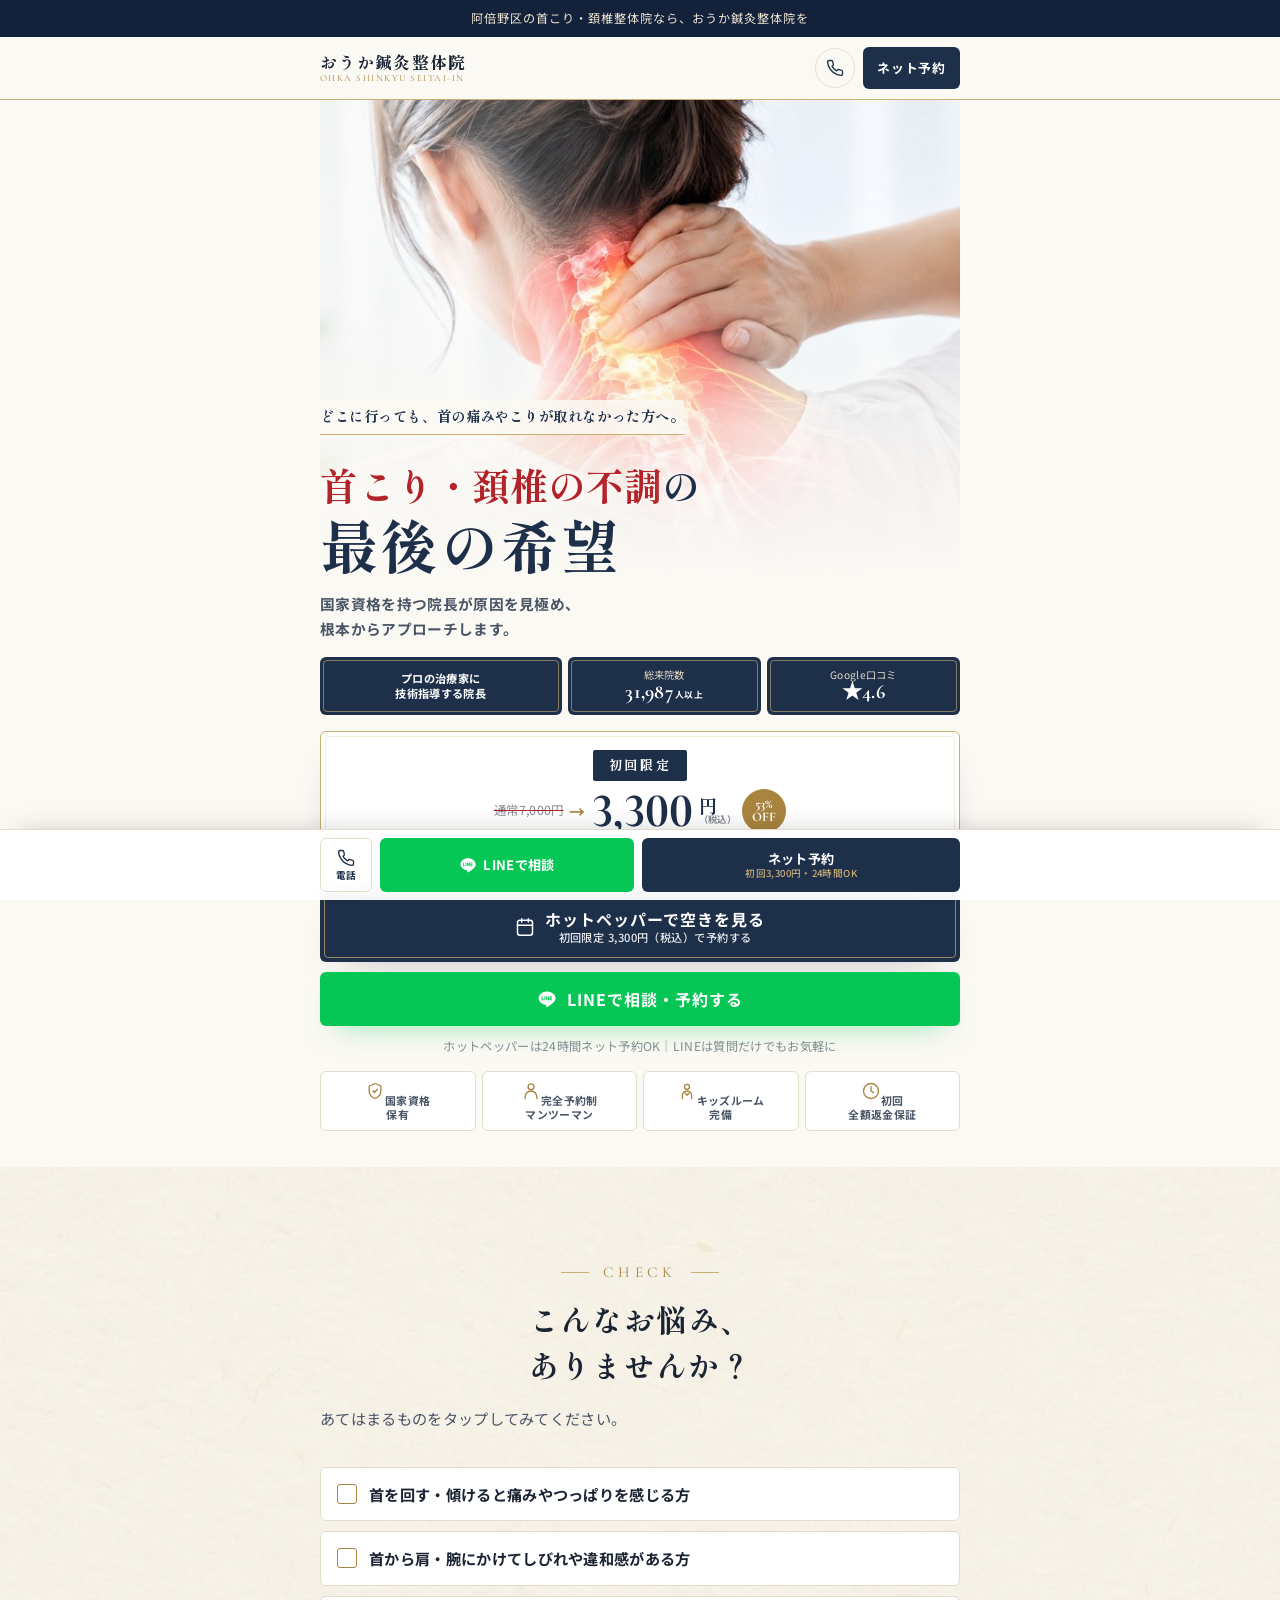
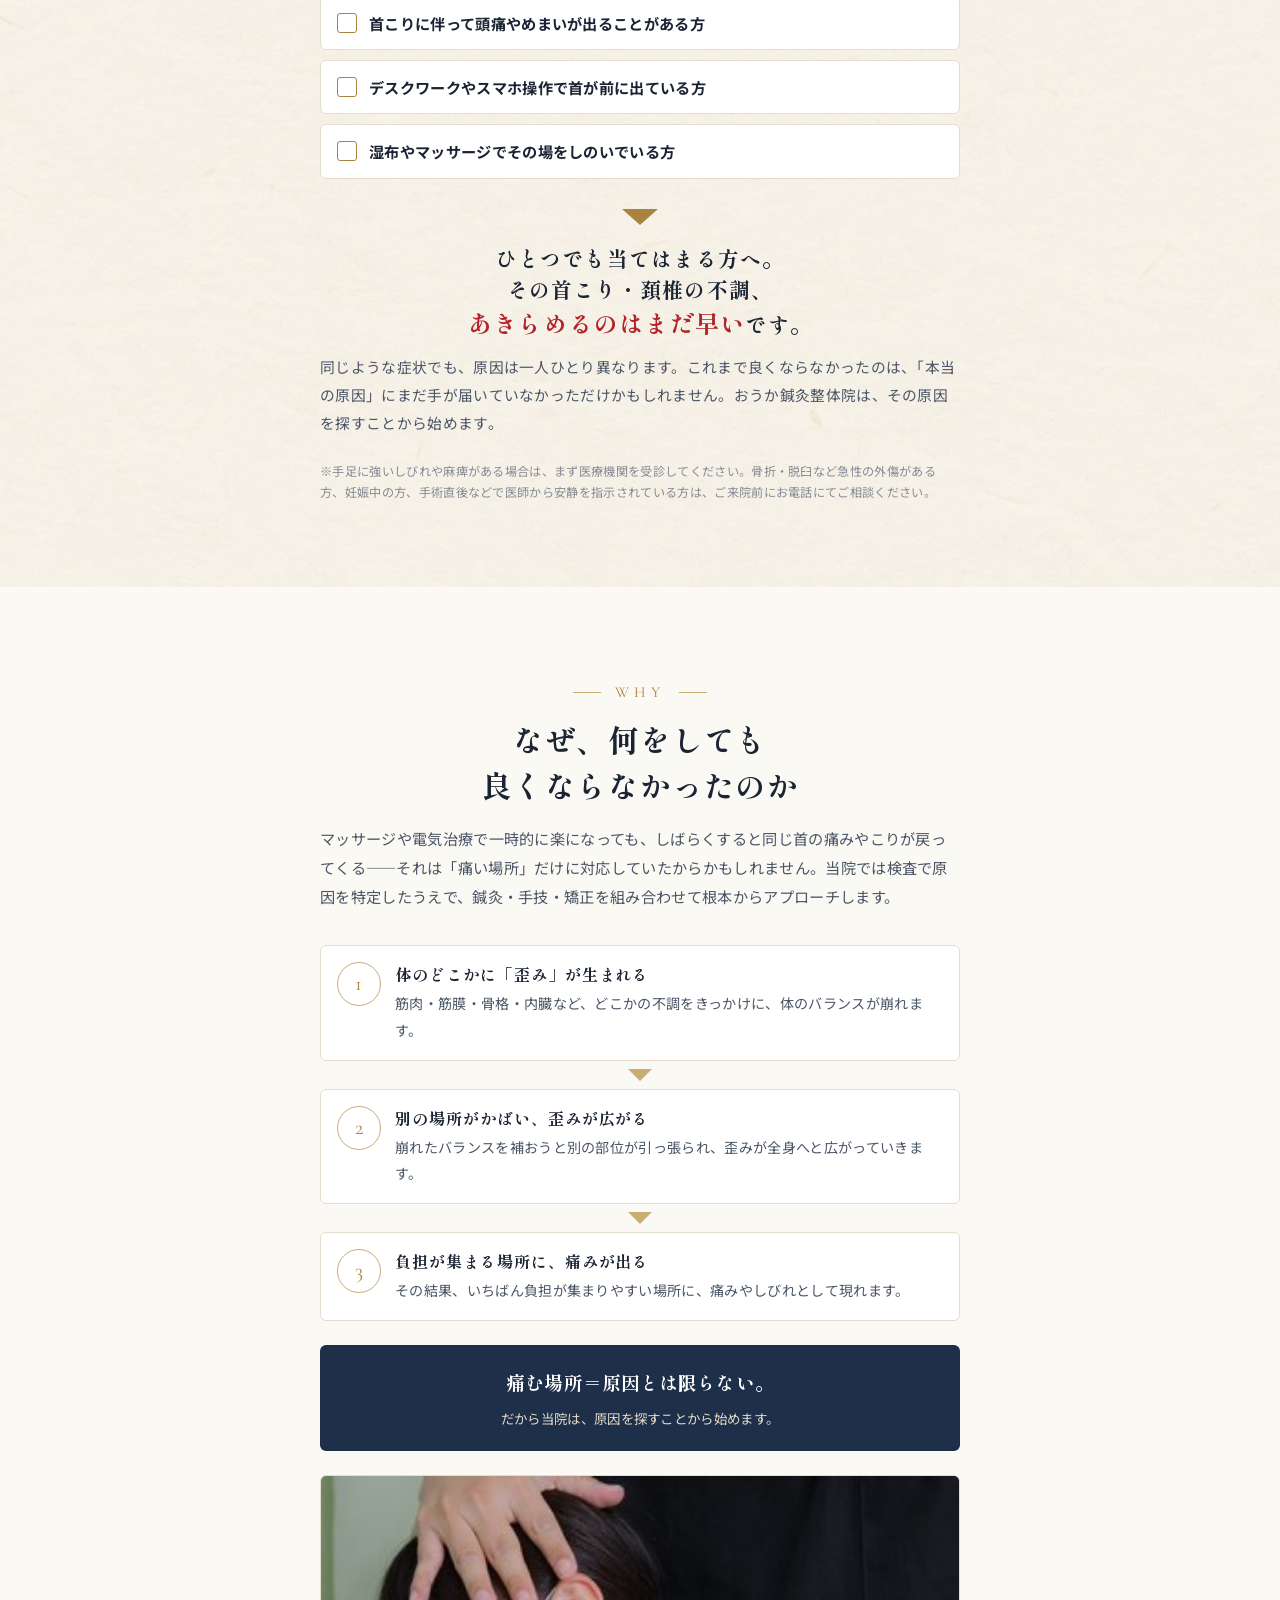
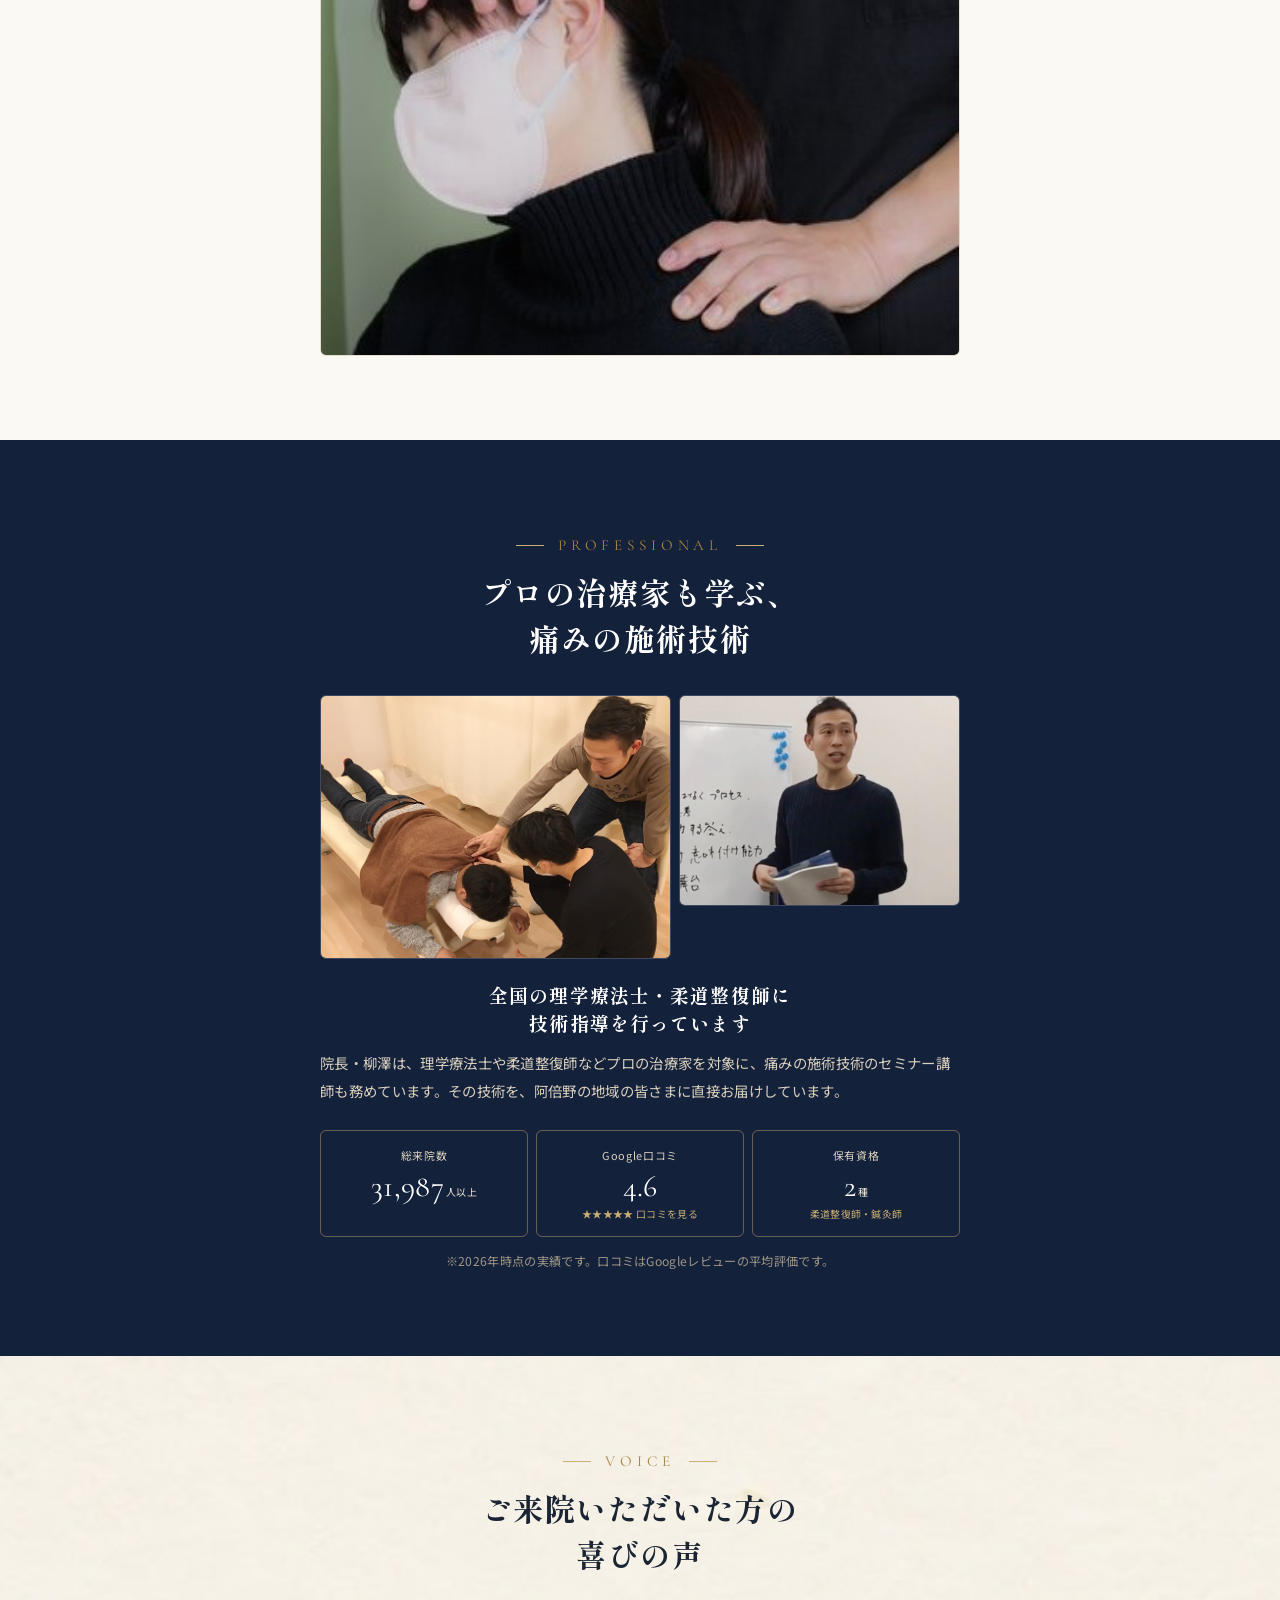
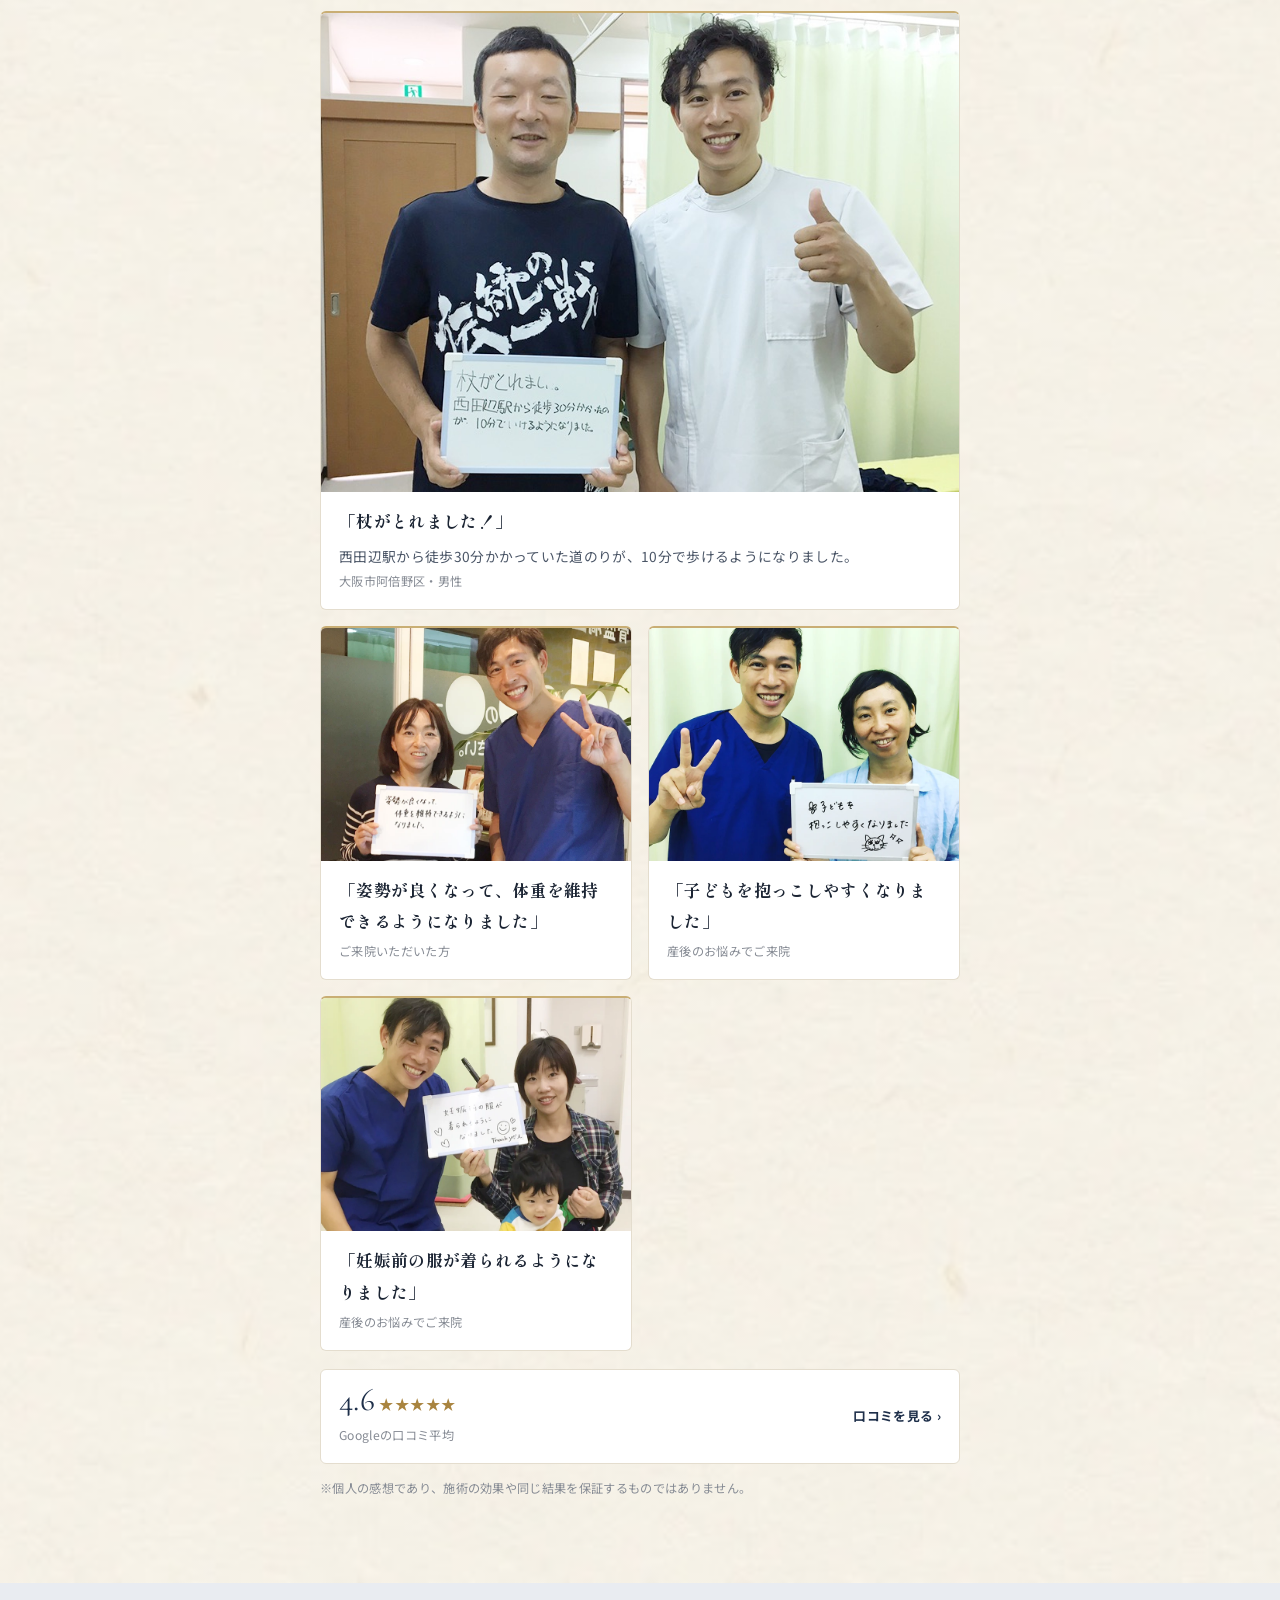
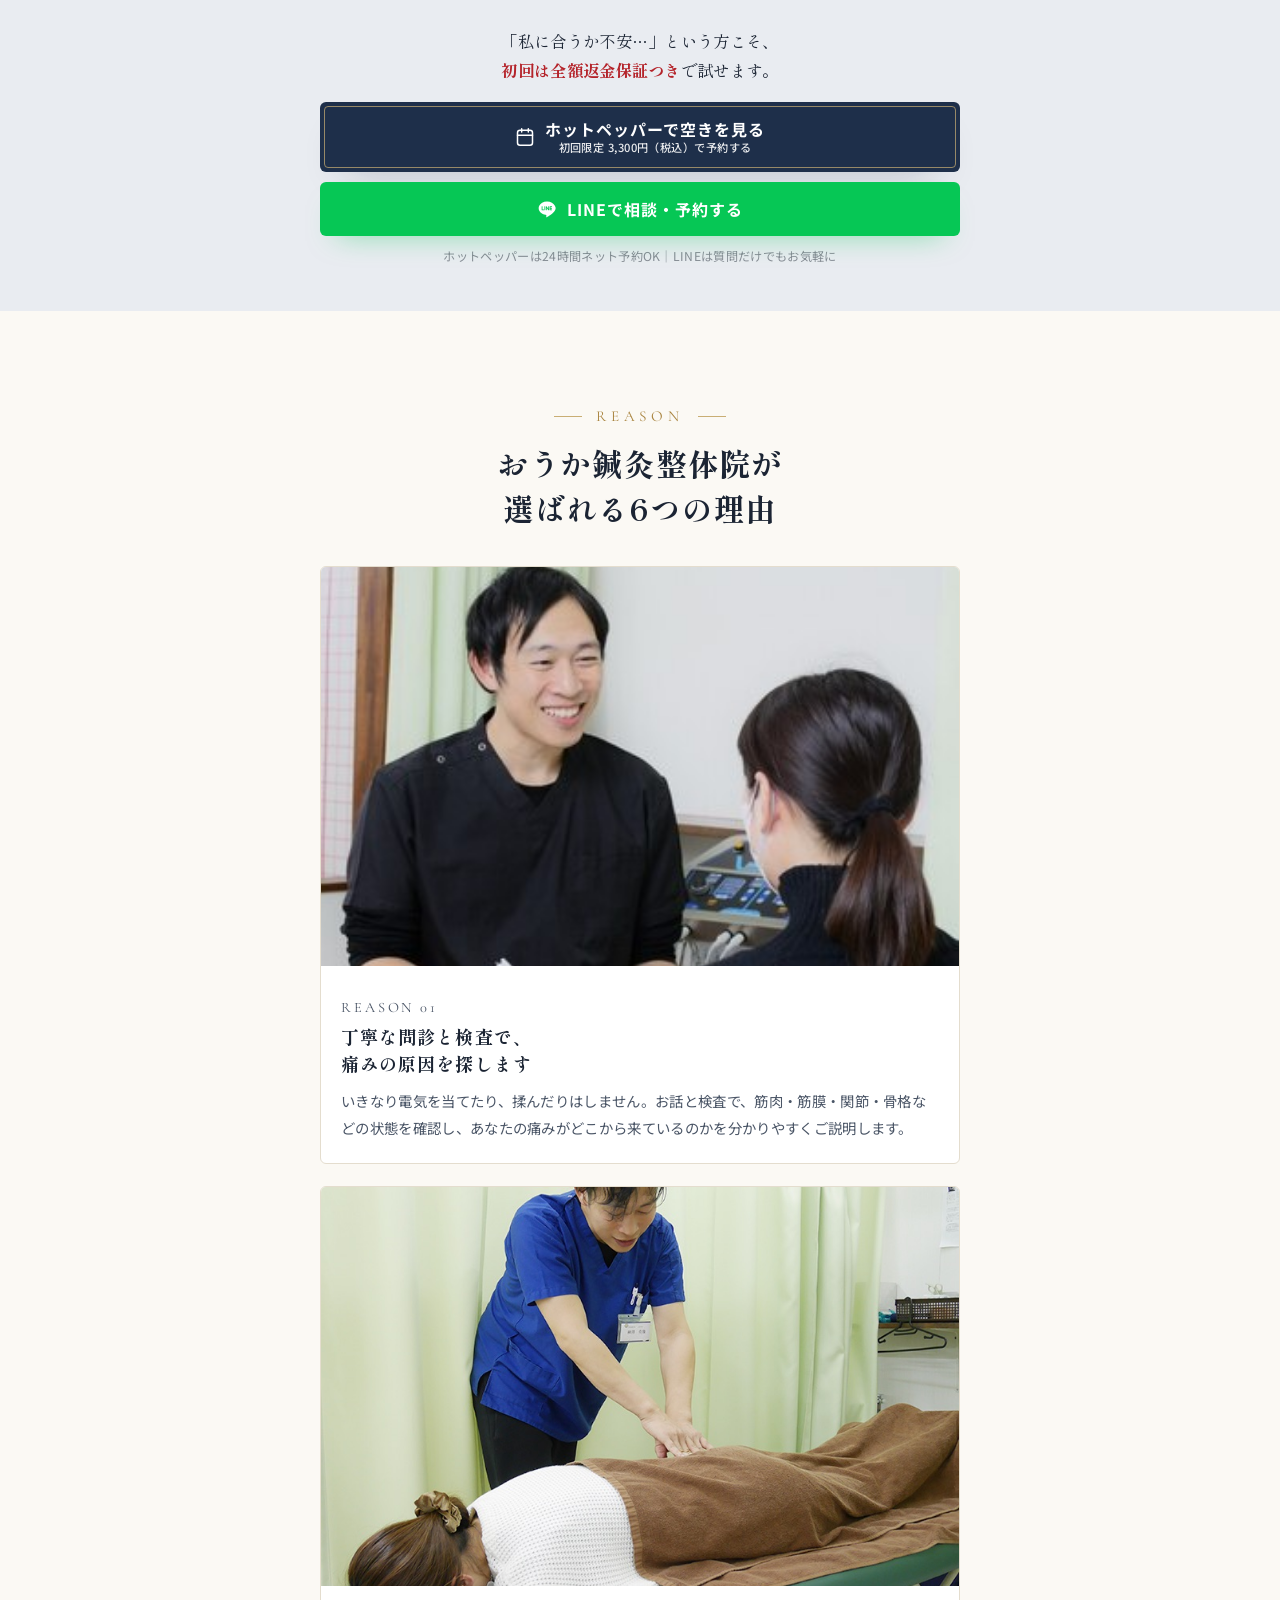
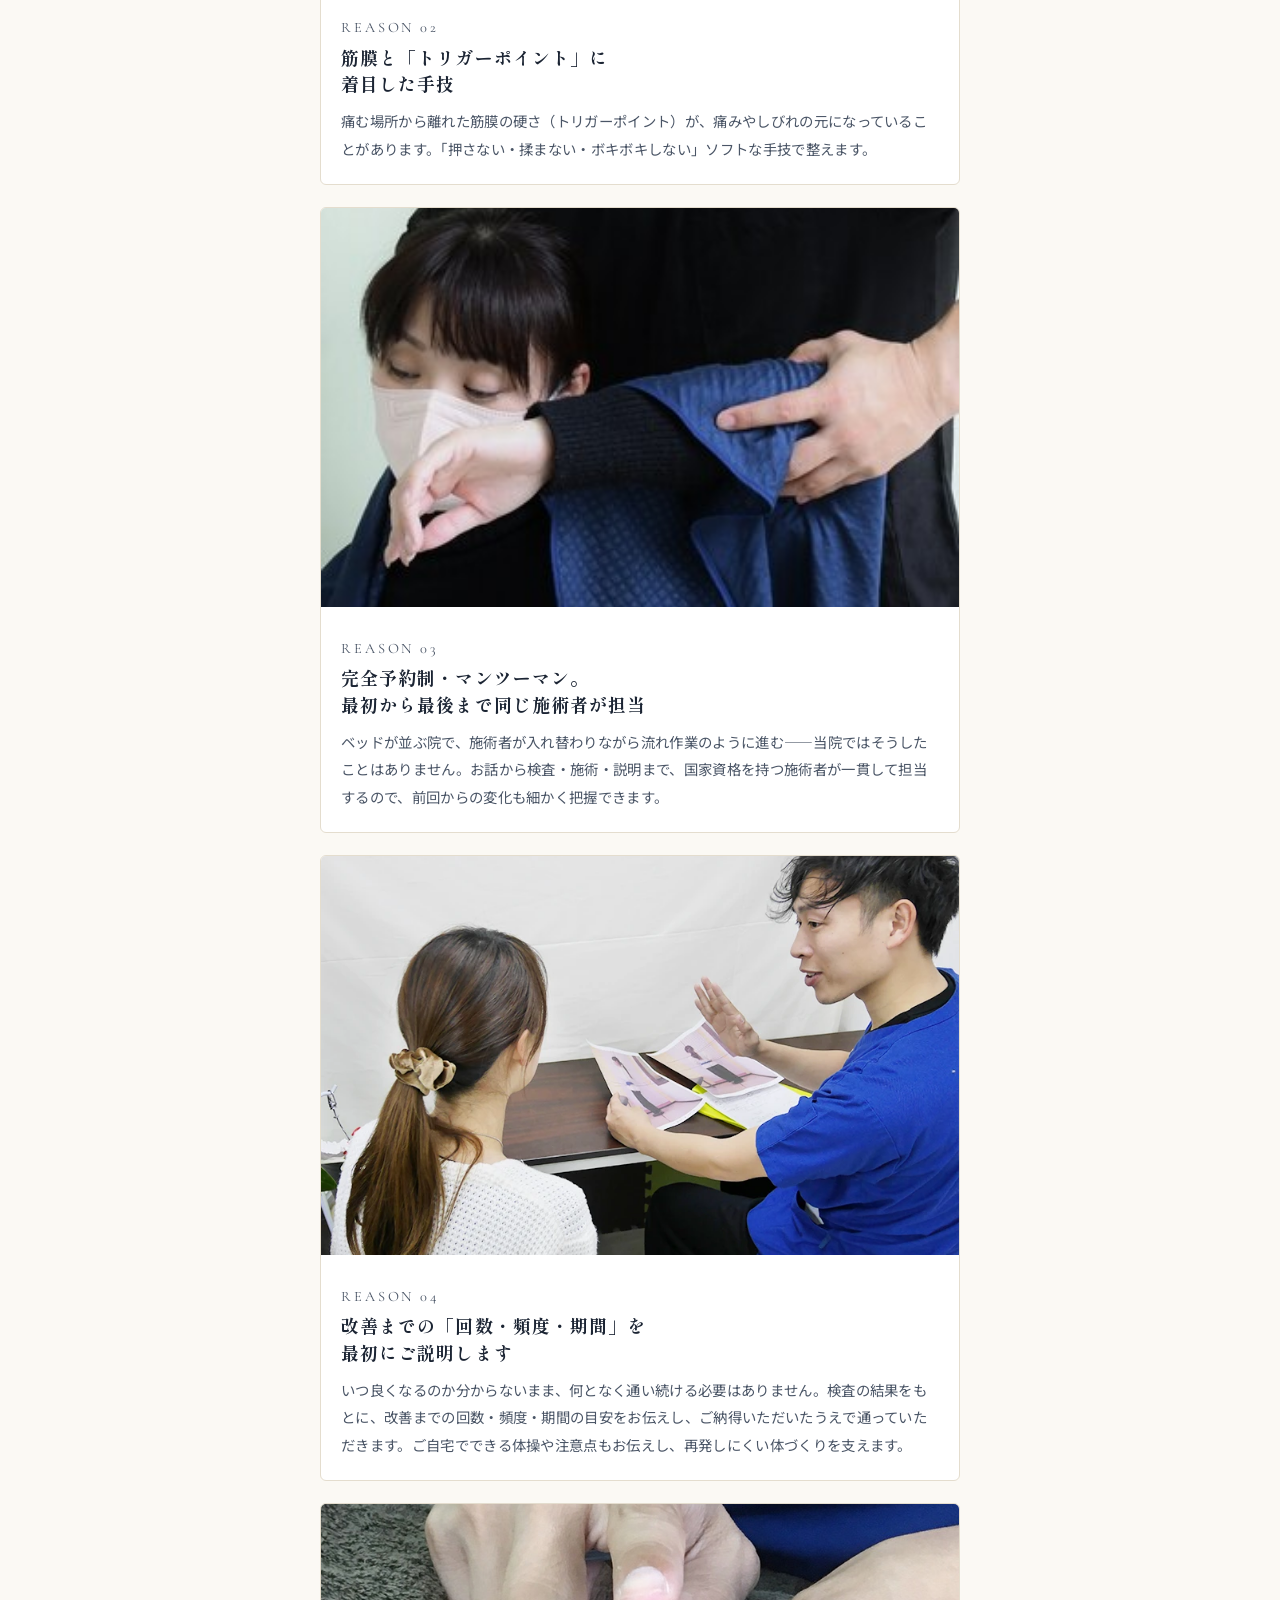
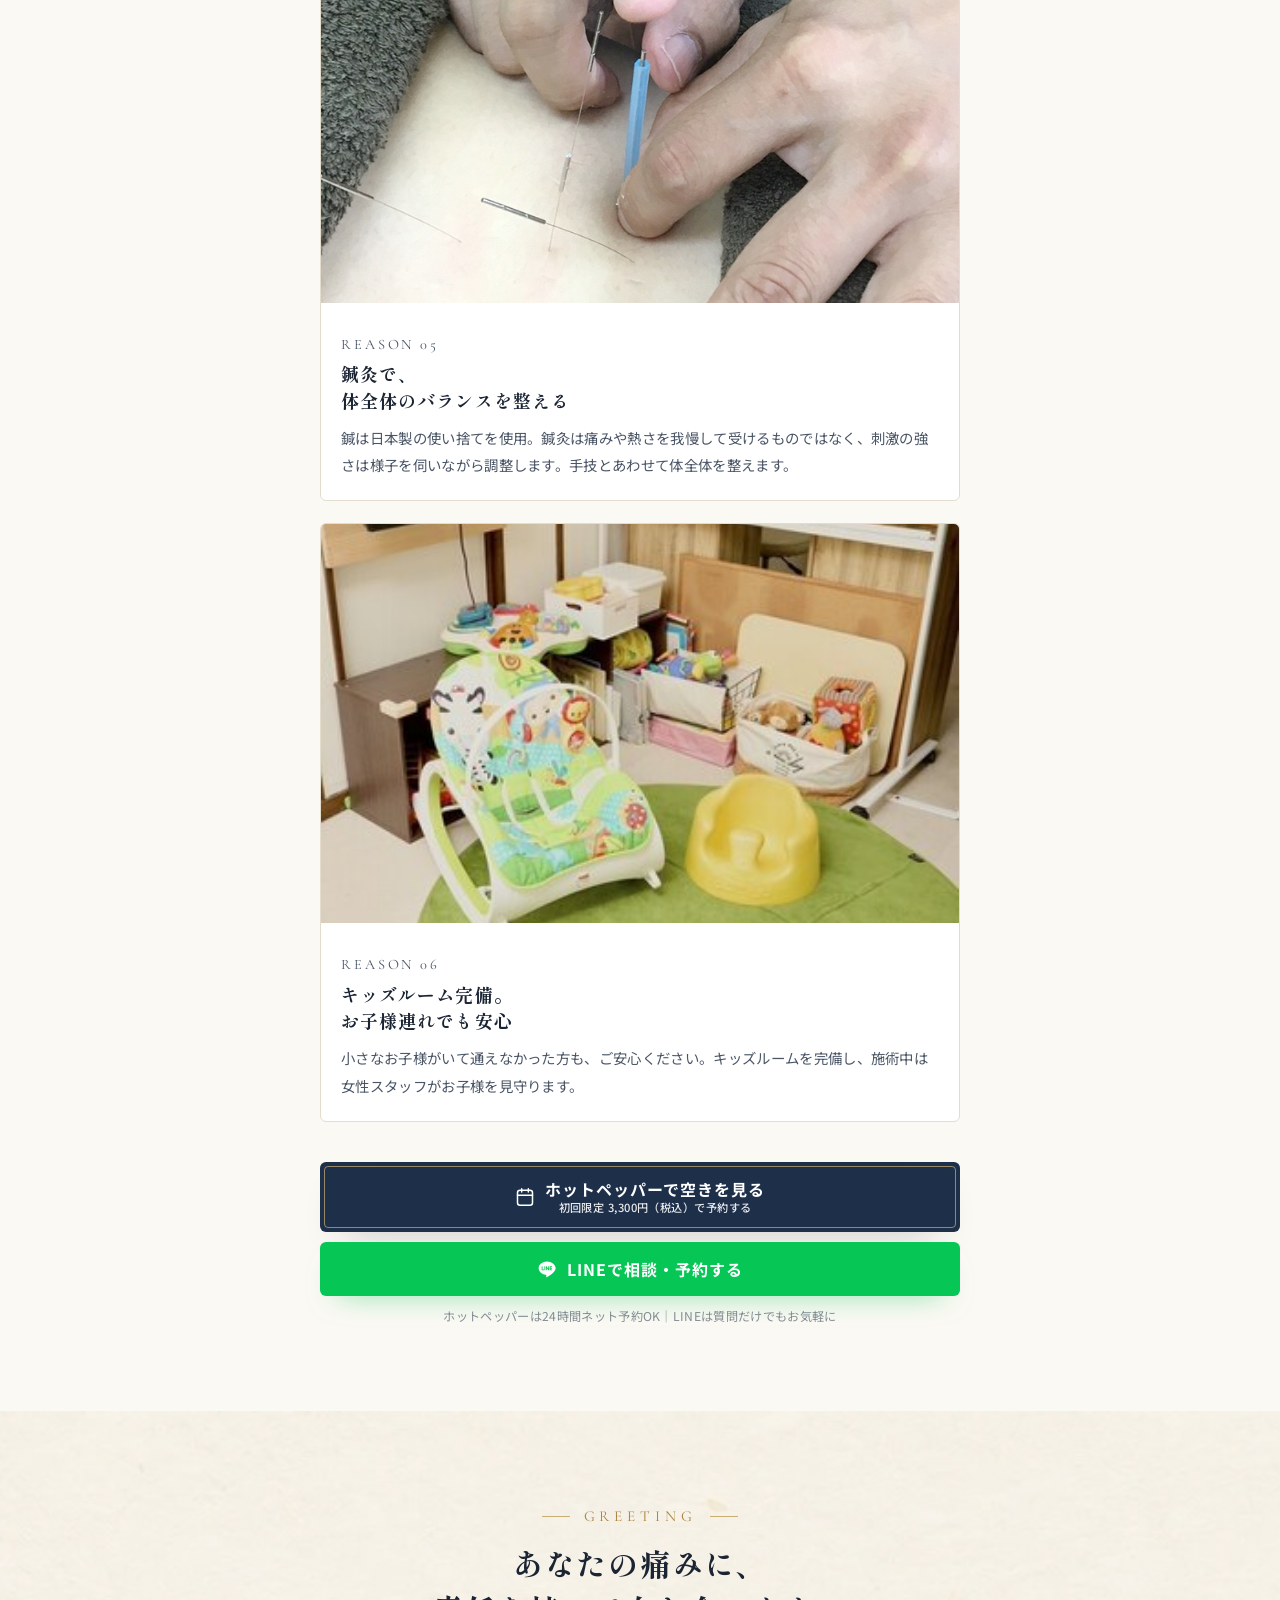
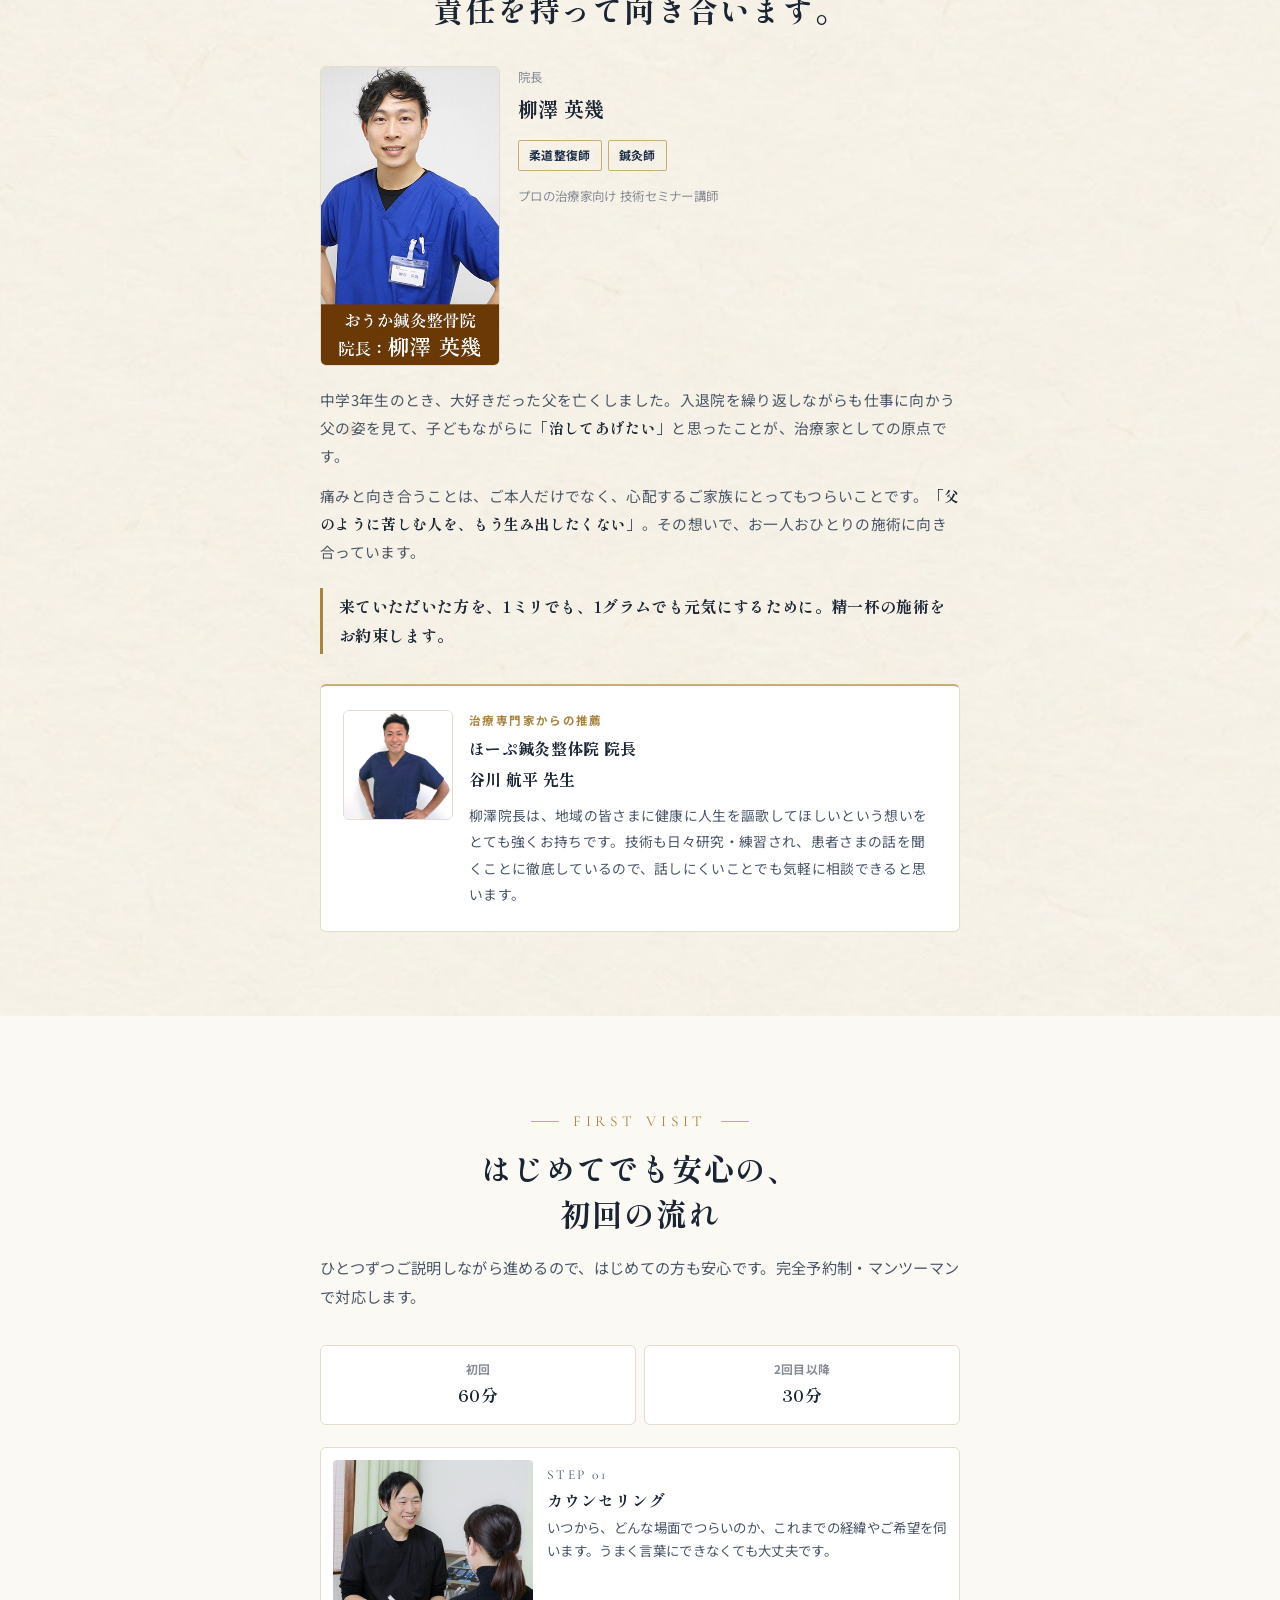
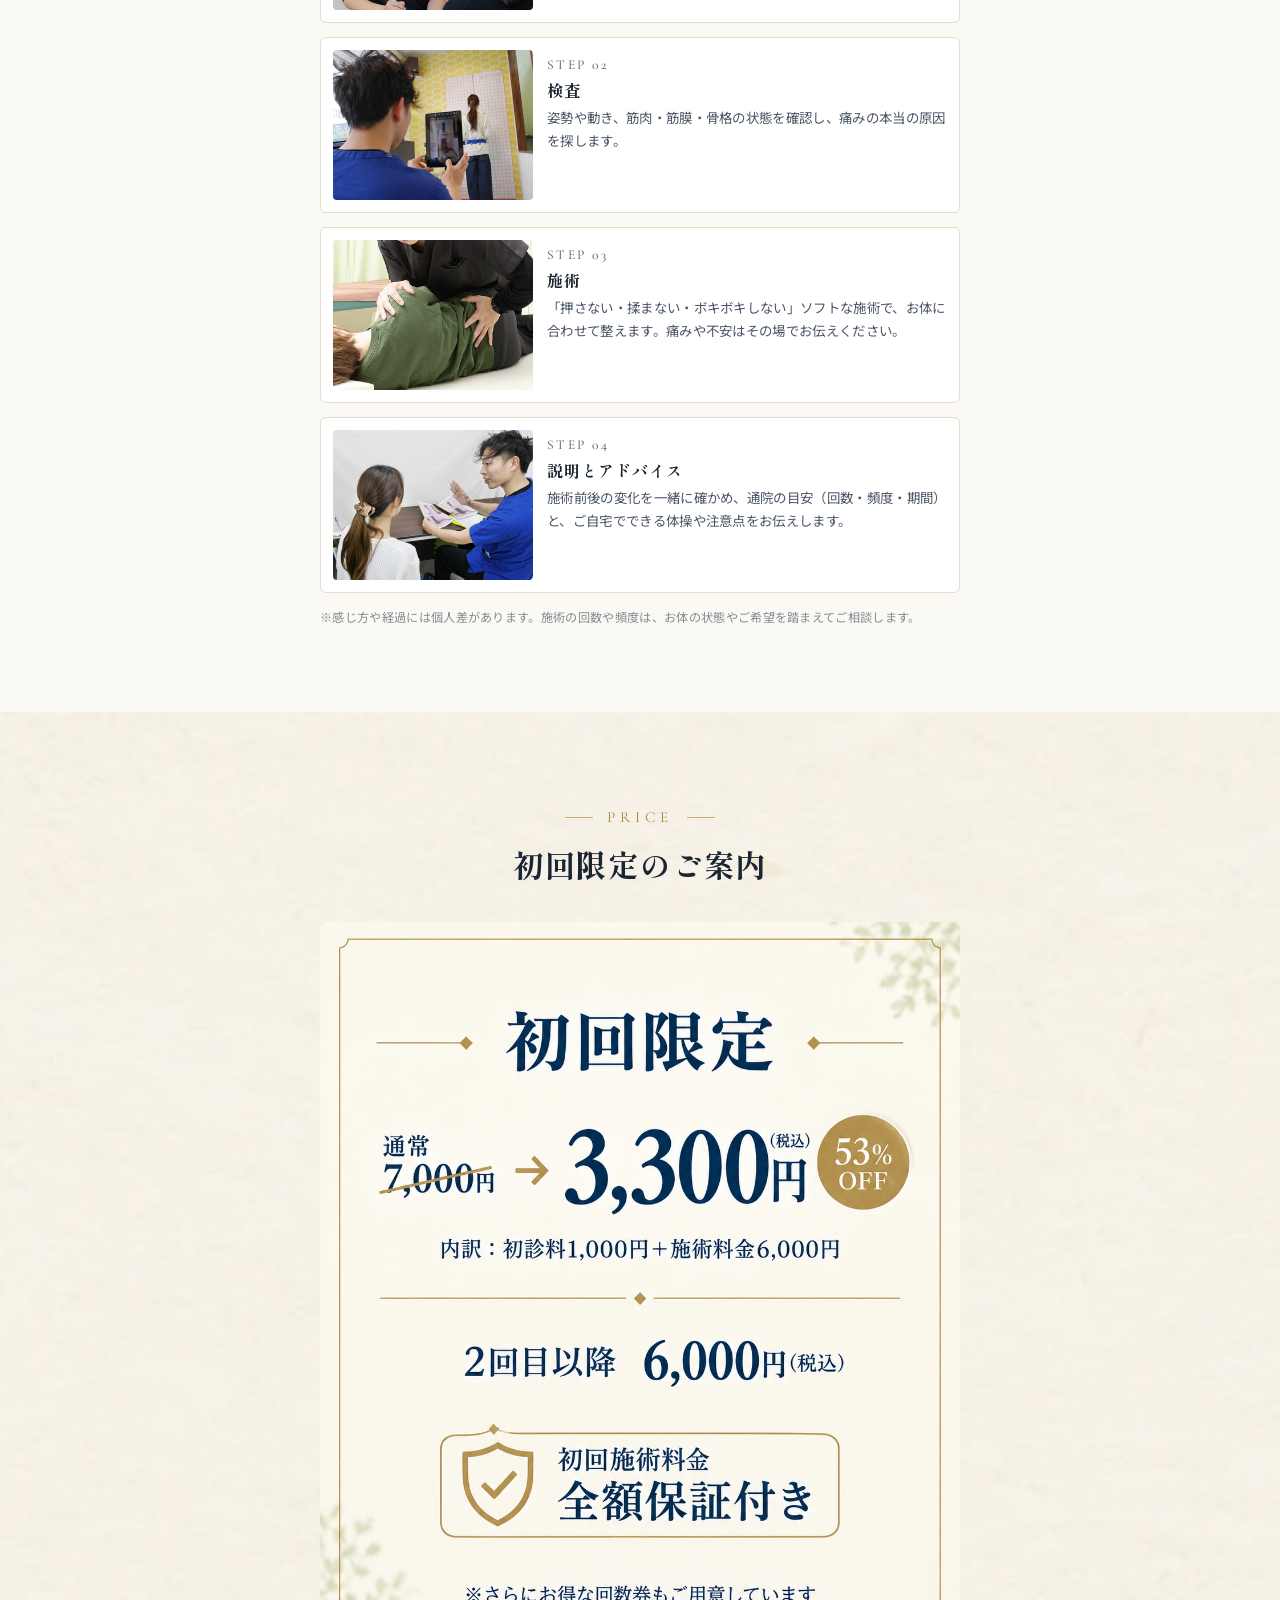
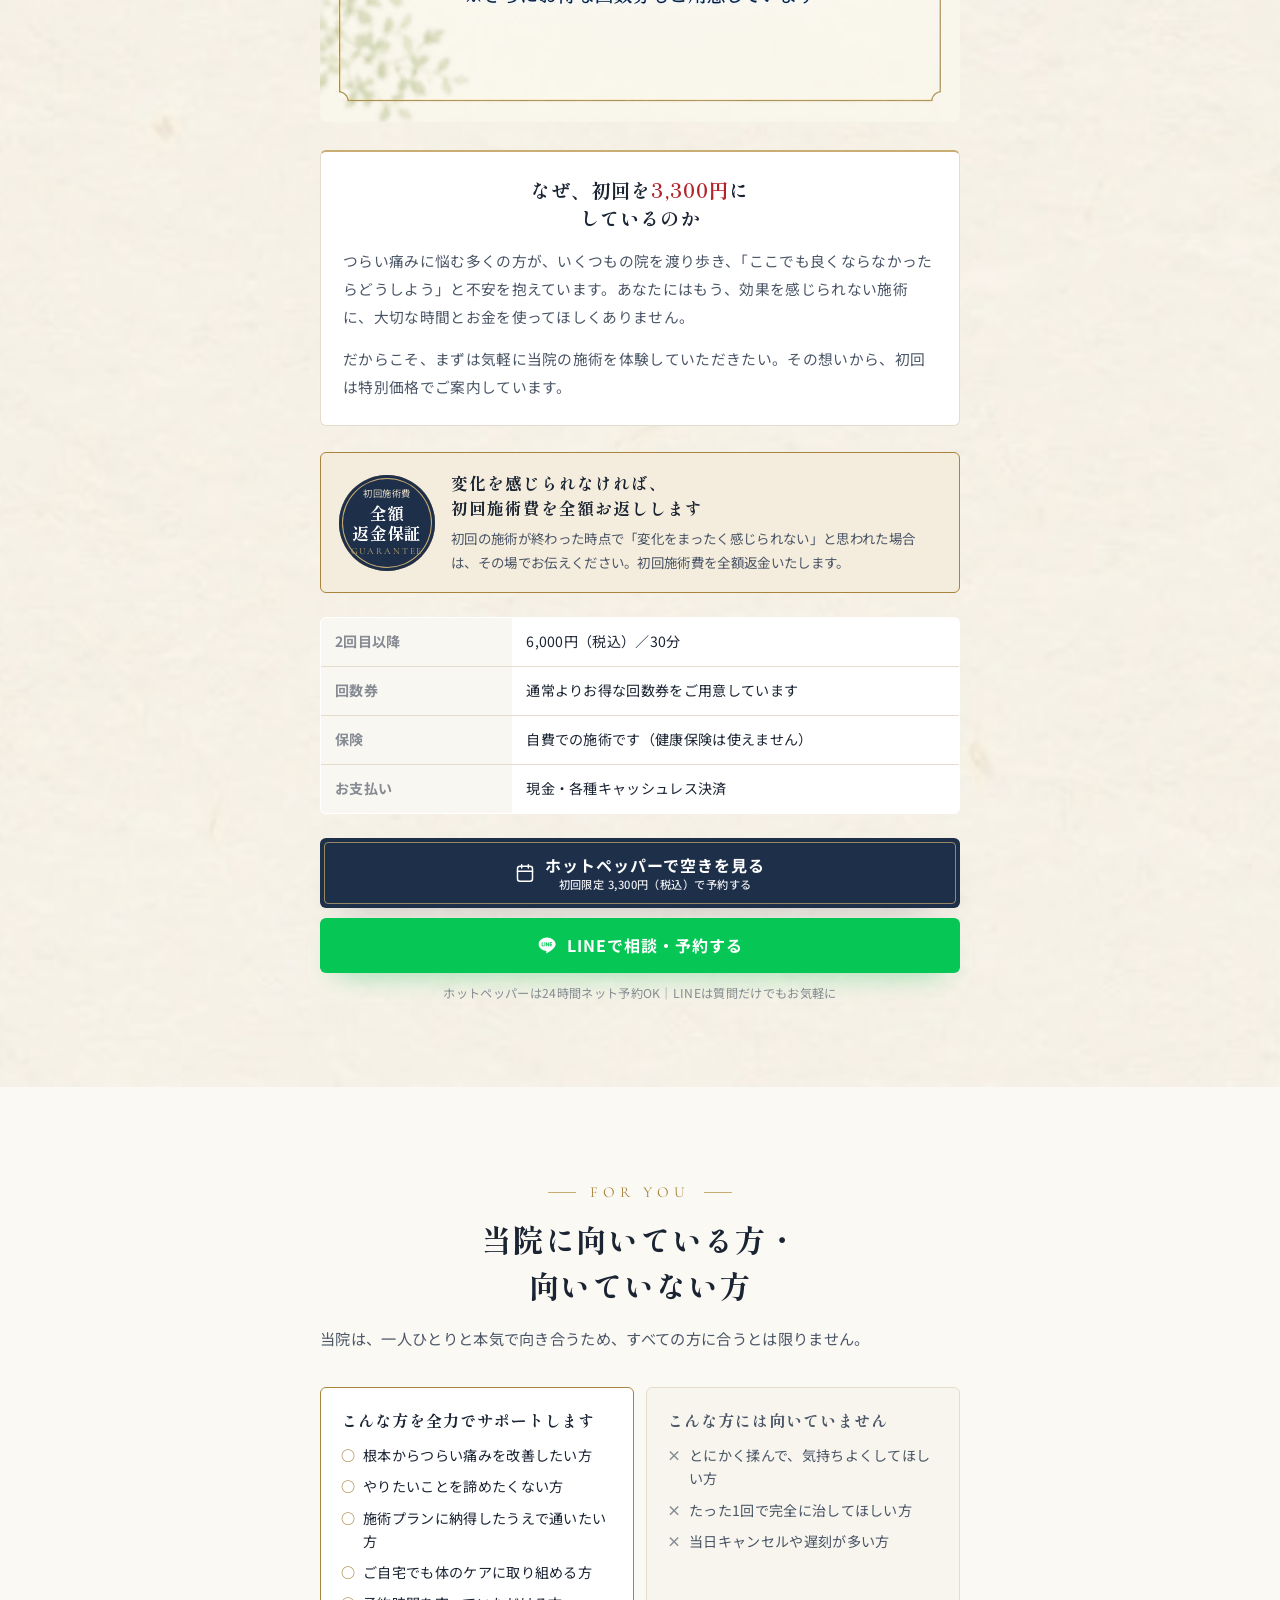
<file: kubikori-keitsui/index.html>
<!DOCTYPE html>
<html lang="ja">
<head>
<meta name="robots" content="noindex, nofollow">
<meta charset="utf-8">
<meta name="viewport" content="width=device-width, initial-scale=1">
<title>首こり・頚椎の不調改善メニュー｜おうか鍼灸整体院</title>
<meta name="description" content="大阪市阿倍野区・おうか鍼灸整体院の首こり・頚椎の不調改善メニュー。首の痛みやこり、腕へのしびれに根本からアプローチ。新規様限定価格でご案内中。ご予約はホットペッパービューティーから。">
<meta name="theme-color" content="#1E2F4A">
<meta property="og:title" content="首こり・頚椎の不調改善メニュー｜おうか鍼灸整体院">
<meta property="og:description" content="大阪市阿倍野区・おうか鍼灸整体院の首こり・頚椎の不調改善メニュー。首の痛みやこり、腕へのしびれに根本からアプローチ。新規様限定価格でご案内中。ご予約はホットペッパービューティーから。">
<meta property="og:type" content="website">

<link rel="preconnect" href="https://fonts.googleapis.com">
<link rel="preconnect" href="https://fonts.gstatic.com" crossorigin>
<link rel="stylesheet" href="https://fonts.googleapis.com/css2?family=Shippori+Mincho:wght@500;600;700;800&family=Noto+Sans+JP:wght@400;500;700&family=Cormorant+Garamond:wght@500;600;700&display=swap">
<link rel="stylesheet" href="../assets/lp.css">
</head>
<body class="">
<p class="topline">阿倍野区の首こり・頚椎整体院なら、おうか鍼灸整体院を</p>
<header class="site-header">
  <div class="wrap">
    <a href="#top" class="logo"><b>おうか鍼灸整体院</b><small>OHKA SHINKYU SEITAI-IN</small></a>
    <div class="head-actions">
      <a href="tel:0666219189" class="head-tel" aria-label="電話する"><svg viewBox="0 0 24 24" fill="none" stroke="currentColor" stroke-width="1.8" stroke-linecap="round" stroke-linejoin="round"><path d="M22 16.9v3a2 2 0 0 1-2.2 2 19.8 19.8 0 0 1-8.6-3.1 19.5 19.5 0 0 1-6-6 19.8 19.8 0 0 1-3.1-8.7A2 2 0 0 1 4.1 2h3a2 2 0 0 1 2 1.7c.1 1 .3 2 .6 2.9a2 2 0 0 1-.5 2.1L8 9.9a16 16 0 0 0 6 6l1.2-1.2a2 2 0 0 1 2.1-.5c.9.3 1.9.5 2.9.6a2 2 0 0 1 1.8 2Z"/></svg></a>
      <a href="https://beauty.hotpepper.jp/kr/slnH000785185/coupon/" target="_blank" rel="noopener" class="head-cta js-reserve">ネット予約</a>
    </div>
  </div>
</header>

<main id="top">
<section class="fv">
    <div class="fv-photo"><img src="../images/fv/kubikori-keitsui.jpg" fetchpriority="high" alt=""></div>
    <div class="wrap fv-copy">
      <p class="fv-lead">どこに行っても、首の痛みやこりが取れなかった方へ。</p>
      <h1 class="fv-title"><span class="fv-title-long"><span class="red">首こり・頚椎の不調</span>の</span><br>最後の希望</h1>
      <p class="fv-sub">国家資格を持つ院長が原因を見極め、<br>根本からアプローチします。</p>
      <ul class="fv-chips"><li><span>プロの治療家に<br>技術指導する院長</span></li><li><span>総来院数</span><b>31,987<small>人以上</small></b></li><li><span>Google口コミ</span><b>★4.6</b></li></ul>
      <div class="offer" id="offer">
        <div class="offer-bar"><p class="ob-label">初回限定</p><p class="ob-price"><s>通常7,000円</s><span class="ob-arrow">→</span><b class="num">3,300</b><span class="ob-yen">円<small>（税込）</small></span><span class="ob-off">53%<br>OFF</span></p><p class="ob-sub">初回 全額返金保証つき｜2回目以降 6,000円</p></div>
      <div class="cta-stack">
        <a href="https://beauty.hotpepper.jp/kr/slnH000785185/coupon/" target="_blank" rel="noopener" class="btn btn-reserve js-reserve"><svg viewBox="0 0 24 24" fill="none" stroke="currentColor" stroke-width="1.8" stroke-linecap="round" stroke-linejoin="round"><rect x="3" y="4" width="18" height="18" rx="3"/><path d="M16 2v4M8 2v4M3 10h18"/></svg><span class="btn-txt">ホットペッパーで空きを見る<small>初回限定 3,300円（税込）で予約する</small></span></a>
        <a href="https://lin.ee/Y1Ww8T6" target="_blank" rel="noopener" class="btn btn-line js-line"><svg viewBox="0 0 24 24" fill="currentColor"><path d="M12 3C6.5 3 2 6.6 2 11c0 3.9 3.5 7.2 8.3 7.9.3.1.8.2.9.5.1.3.1.7 0 1l-.1.9c0 .3-.2 1 .9.5s6-3.5 8.2-6.1c1.5-1.6 2.2-3.2 2.2-4.8C22 6.6 17.5 3 12 3Zm-4 10.6H6.1c-.3 0-.5-.2-.5-.5V9.3c0-.3.2-.5.5-.5s.5.2.5.5v3.3H8c.3 0 .5.2.5.5s-.2.5-.5.5Zm1.9-.5c0 .3-.2.5-.5.5s-.5-.2-.5-.5V9.3c0-.3.2-.5.5-.5s.5.2.5.5v3.8Zm4.6 0c0 .2-.1.4-.3.5h-.2c-.2 0-.3-.1-.4-.2l-1.9-2.6v2.3c0 .3-.2.5-.5.5s-.5-.2-.5-.5V9.3c0-.2.1-.4.3-.5h.2c.2 0 .3.1.4.2l1.9 2.6V9.3c0-.3.2-.5.5-.5s.5.2.5.5v3.8Zm3.1-2.4c.3 0 .5.2.5.5s-.2.5-.5.5h-1.4v.9h1.4c.3 0 .5.2.5.5s-.2.5-.5.5h-1.9c-.3 0-.5-.2-.5-.5V9.3c0-.3.2-.5.5-.5h1.9c.3 0 .5.2.5.5s-.2.5-.5.5h-1.4v.9h1.4Z"/></svg><span>LINEで相談・予約する</span></a>
      </div>
      <p class="cta-note">ホットペッパーは24時間ネット予約OK｜LINEは質問だけでもお気軽に</p>
        <ul class="offer-badges"><li><svg viewBox="0 0 24 24" fill="none" stroke="currentColor" stroke-width="1.6" stroke-linecap="round" stroke-linejoin="round"><path d="M12 3l7 3v6c0 4.5-3 7.5-7 9-4-1.5-7-4.5-7-9V6l7-3Z"/><path d="M9.5 12l1.8 1.8L15 10"/></svg>国家資格<br>保有</li><li><svg viewBox="0 0 24 24" fill="none" stroke="currentColor" stroke-width="1.6" stroke-linecap="round" stroke-linejoin="round"><circle cx="12" cy="7" r="3.5"/><path d="M5 21v-2a7 7 0 0 1 14 0v2"/></svg>完全予約制<br>マンツーマン</li><li><svg viewBox="0 0 24 24" fill="none" stroke="currentColor" stroke-width="1.6" stroke-linecap="round" stroke-linejoin="round"><circle cx="12" cy="7" r="3"/><path d="M6.5 21v-3.5a5.5 5.5 0 0 1 11 0V21"/><path d="M9.5 14.5 12 17l2.5-2.5"/></svg>キッズルーム<br>完備</li><li><svg viewBox="0 0 24 24" fill="none" stroke="currentColor" stroke-width="1.6" stroke-linecap="round" stroke-linejoin="round"><circle cx="12" cy="12" r="9"/><path d="M12 7v5l3 2"/></svg>初回<br>全額返金保証</li></ul>
      </div>
    </div>
  </section>

<section class="sec band" id="concern">
    <div class="wrap">
    <div class="sec-head">
      <p class="sec-en">Check</p>
      <h2>こんなお悩み、<br>ありませんか？</h2>
      <p class="lead">あてはまるものをタップしてみてください。</p>
    </div>
      <ul class="checks"><li>首を回す・傾けると痛みやつっぱりを感じる方</li><li>首から肩・腕にかけてしびれや違和感がある方</li><li>首こりに伴って頭痛やめまいが出ることがある方</li><li>デスクワークやスマホ操作で首が前に出ている方</li><li>湿布やマッサージでその場をしのいでいる方</li></ul>
      <div class="turn">
        <div class="turn-arrow"></div>
        <h3>ひとつでも当てはまる方へ。<br>その首こり・頚椎の不調、<br><span class="red">あきらめるのはまだ早い</span>です。</h3>
        <p>同じような症状でも、原因は一人ひとり異なります。これまで良くならなかったのは、「本当の原因」にまだ手が届いていなかっただけかもしれません。おうか鍼灸整体院は、その原因を探すことから始めます。</p>
      </div>
      <p class="note mt-m">※手足に強いしびれや麻痺がある場合は、まず医療機関を受診してください。骨折・脱臼など急性の外傷がある方、妊娠中の方、手術直後などで医師から安静を指示されている方は、ご来院前にお電話にてご相談ください。</p>
    </div>
  </section>

<section class="sec" id="why">
    <div class="wrap">
    <div class="sec-head">
      <p class="sec-en">Why</p>
      <h2>なぜ、何をしても<br>良くならなかったのか</h2>
      <p class="lead">マッサージや電気治療で一時的に楽になっても、しばらくすると同じ首の痛みやこりが戻ってくる――それは「痛い場所」だけに対応していたからかもしれません。当院では検査で原因を特定したうえで、鍼灸・手技・矯正を組み合わせて根本からアプローチします。</p>
    </div>
      <div class="cause-flow mt-m">
        <div class="cause-step reveal"><span class="n">1</span><div><h3>体のどこかに「歪み」が生まれる</h3><p>筋肉・筋膜・骨格・内臓など、どこかの不調をきっかけに、体のバランスが崩れます。</p></div></div>
        <div class="cause-arrow" aria-hidden="true"></div>
        <div class="cause-step reveal"><span class="n">2</span><div><h3>別の場所がかばい、歪みが広がる</h3><p>崩れたバランスを補おうと別の部位が引っ張られ、歪みが全身へと広がっていきます。</p></div></div>
        <div class="cause-arrow" aria-hidden="true"></div>
        <div class="cause-step reveal"><span class="n">3</span><div><h3>負担が集まる場所に、痛みが出る</h3><p>その結果、いちばん負担が集まりやすい場所に、痛みやしびれとして現れます。</p></div></div>
      </div>
      <div class="key reveal"><b>痛む場所＝原因とは限らない。</b><span>だから当院は、原因を探すことから始めます。</span></div>
      <figure class="photo mt-m reveal"><img src="../images/hpb/neck-jaw.jpg" loading="lazy" alt="首から顎にかけての歪みを整える施術"></figure>
    </div>
  </section>

<section class="sec dark" id="professional">
    <div class="wrap">
    <div class="sec-head">
      <p class="sec-en">Professional</p>
      <h2>プロの治療家も学ぶ、<br>痛みの施術技術</h2>
    </div>
      <div class="auth-photos reveal">
        <div class="photo"><img src="../images/hp/seminar01.jpg" width="800" height="533" loading="lazy" alt="治療家向けセミナーで院長が施術を指導している様子"></div>
        <div class="photo"><img src="../images/hp/seminar02.jpg" width="800" height="533" loading="lazy" alt="セミナーで講師を務める院長"></div>
      </div>
      <div class="auth-copy">
        <h3>全国の理学療法士・柔道整復師に<br>技術指導を行っています</h3>
        <p>院長・柳澤は、理学療法士や柔道整復師などプロの治療家を対象に、痛みの施術技術のセミナー講師も務めています。その技術を、阿倍野の地域の皆さまに直接お届けしています。</p>
      </div>
      <div class="stats">
        <div class="stat"><p class="stat-label">総来院数</p><p class="stat-num">31,987<small>人以上</small></p></div>
        <div class="stat"><a href="https://maps.app.goo.gl/wEtdczeHVXq5hBLx5" target="_blank" rel="noopener"><p class="stat-label">Google口コミ</p><p class="stat-num">4.6</p><p class="stat-sub">★★★★★ 口コミを見る</p></a></div>
        <div class="stat"><p class="stat-label">保有資格</p><p class="stat-num">2<small>種</small></p><p class="stat-sub">柔道整復師・鍼灸師</p></div>
      </div>
      <p class="note mt-s center" style="color:#9F9787;">※2026年時点の実績です。口コミはGoogleレビューの平均評価です。</p>
    </div>
  </section>

<section class="sec band" id="voice">
    <div class="wrap">
    <div class="sec-head">
      <p class="sec-en">Voice</p>
      <h2>ご来院いただいた方の<br>喜びの声</h2>
    </div>
      <div class="voice-list">
        <figure class="voice reveal"><img src="../images/hp/voice001.jpg" width="800" height="600" loading="lazy" alt="ご来院いただいた方と院長の写真。ボードに「杖がとれました！」">
          <figcaption><p class="v-title">「杖がとれました！」</p><p class="note" style="color:var(--ink-soft);font-size:.86rem;margin-top:6px;">西田辺駅から徒歩30分かかっていた道のりが、10分で歩けるようになりました。</p><p class="v-who">大阪市阿倍野区・男性</p></figcaption></figure>
        <figure class="voice reveal"><img src="../images/voice-posture.webp" width="800" height="600" loading="lazy" alt="ご来院いただいた方と院長の写真。ボードに「姿勢が良くなって、体重を維持できるようになりました」">
          <figcaption><p class="v-title">「姿勢が良くなって、体重を維持できるようになりました」</p><p class="v-who">ご来院いただいた方</p></figcaption></figure>
        <figure class="voice reveal"><img src="../images/voice-holding.webp" width="800" height="600" loading="lazy" alt="ご来院いただいた方と院長の写真。ボードに「子どもを抱っこしやすくなりました」">
          <figcaption><p class="v-title">「子どもを抱っこしやすくなりました」</p><p class="v-who">産後のお悩みでご来院</p></figcaption></figure>
        <figure class="voice reveal"><img src="../images/voice-clothes.webp" width="800" height="600" loading="lazy" alt="ご来院いただいた方と院長の写真。ボードに「妊娠前の服が着られるようになりました」">
          <figcaption><p class="v-title">「妊娠前の服が着られるようになりました」</p><p class="v-who">産後のお悩みでご来院</p></figcaption></figure>
      </div>
      <a class="review" href="https://maps.app.goo.gl/wEtdczeHVXq5hBLx5" target="_blank" rel="noopener"><span><span class="score">4.6</span> <span class="stars">★★★★★</span><br><span class="note">Googleの口コミ平均</span></span><span class="go">口コミを見る ›</span></a>
      <p class="note mt-s">※個人の感想であり、施術の効果や同じ結果を保証するものではありません。</p>
    </div>
  </section>

<section class="sec mid-cta">
    <div class="wrap">
      <p class="mid-lead">「私に合うか不安…」という方こそ、<br><b>初回は全額返金保証つき</b>で試せます。</p>
      <div class="cta-stack">
        <a href="https://beauty.hotpepper.jp/kr/slnH000785185/coupon/" target="_blank" rel="noopener" class="btn btn-reserve js-reserve"><svg viewBox="0 0 24 24" fill="none" stroke="currentColor" stroke-width="1.8" stroke-linecap="round" stroke-linejoin="round"><rect x="3" y="4" width="18" height="18" rx="3"/><path d="M16 2v4M8 2v4M3 10h18"/></svg><span class="btn-txt">ホットペッパーで空きを見る<small>初回限定 3,300円（税込）で予約する</small></span></a>
        <a href="https://lin.ee/Y1Ww8T6" target="_blank" rel="noopener" class="btn btn-line js-line"><svg viewBox="0 0 24 24" fill="currentColor"><path d="M12 3C6.5 3 2 6.6 2 11c0 3.9 3.5 7.2 8.3 7.9.3.1.8.2.9.5.1.3.1.7 0 1l-.1.9c0 .3-.2 1 .9.5s6-3.5 8.2-6.1c1.5-1.6 2.2-3.2 2.2-4.8C22 6.6 17.5 3 12 3Zm-4 10.6H6.1c-.3 0-.5-.2-.5-.5V9.3c0-.3.2-.5.5-.5s.5.2.5.5v3.3H8c.3 0 .5.2.5.5s-.2.5-.5.5Zm1.9-.5c0 .3-.2.5-.5.5s-.5-.2-.5-.5V9.3c0-.3.2-.5.5-.5s.5.2.5.5v3.8Zm4.6 0c0 .2-.1.4-.3.5h-.2c-.2 0-.3-.1-.4-.2l-1.9-2.6v2.3c0 .3-.2.5-.5.5s-.5-.2-.5-.5V9.3c0-.2.1-.4.3-.5h.2c.2 0 .3.1.4.2l1.9 2.6V9.3c0-.3.2-.5.5-.5s.5.2.5.5v3.8Zm3.1-2.4c.3 0 .5.2.5.5s-.2.5-.5.5h-1.4v.9h1.4c.3 0 .5.2.5.5s-.2.5-.5.5h-1.9c-.3 0-.5-.2-.5-.5V9.3c0-.3.2-.5.5-.5h1.9c.3 0 .5.2.5.5s-.2.5-.5.5h-1.4v.9h1.4Z"/></svg><span>LINEで相談・予約する</span></a>
      </div>
      <p class="cta-note">ホットペッパーは24時間ネット予約OK｜LINEは質問だけでもお気軽に</p>
    </div>
  </section>

<section class="sec" id="reason">
    <div class="wrap">
    <div class="sec-head">
      <p class="sec-en">Reason</p>
      <h2>おうか鍼灸整体院が<br>選ばれる6つの理由</h2>
    </div>
      <div class="reasons">
        <article class="reason reveal">
          <div class="photo"><img src="../images/hpb/counseling.jpg" width="800" height="600" loading="lazy" alt=""></div>
          <div class="reason-body"><p class="reason-no">REASON 01</p><h3>丁寧な問診と検査で、<br>痛みの原因を探します</h3><p>いきなり電気を当てたり、揉んだりはしません。お話と検査で、筋肉・筋膜・関節・骨格などの状態を確認し、あなたの痛みがどこから来ているのかを分かりやすくご説明します。</p></div>
        </article>
        <article class="reason reveal">
          <div class="photo"><img src="../images/hp/reason02.jpg" width="800" height="600" loading="lazy" alt=""></div>
          <div class="reason-body"><p class="reason-no">REASON 02</p><h3>筋膜と「トリガーポイント」に<br>着目した手技</h3><p>痛む場所から離れた筋膜の硬さ（トリガーポイント）が、痛みやしびれの元になっていることがあります。「押さない・揉まない・ボキボキしない」ソフトな手技で整えます。</p></div>
        </article>
        <article class="reason reveal">
          <div class="photo"><img src="../images/hpb/ordermade.jpg" width="800" height="600" loading="lazy" alt=""></div>
          <div class="reason-body"><p class="reason-no">REASON 03</p><h3>完全予約制・マンツーマン。<br>最初から最後まで同じ施術者が担当</h3><p>ベッドが並ぶ院で、施術者が入れ替わりながら流れ作業のように進む――当院ではそうしたことはありません。お話から検査・施術・説明まで、国家資格を持つ施術者が一貫して担当するので、前回からの変化も細かく把握できます。</p></div>
        </article>
        <article class="reason reveal">
          <div class="photo"><img src="../images/step-advice-photo.webp" width="800" height="600" loading="lazy" alt=""></div>
          <div class="reason-body"><p class="reason-no">REASON 04</p><h3>改善までの「回数・頻度・期間」を<br>最初にご説明します</h3><p>いつ良くなるのか分からないまま、何となく通い続ける必要はありません。検査の結果をもとに、改善までの回数・頻度・期間の目安をお伝えし、ご納得いただいたうえで通っていただきます。ご自宅でできる体操や注意点もお伝えし、再発しにくい体づくりを支えます。</p></div>
        </article>
        <article class="reason reveal">
          <div class="photo"><img src="../images/hp/reason05.jpg" width="800" height="600" loading="lazy" alt=""></div>
          <div class="reason-body"><p class="reason-no">REASON 05</p><h3>鍼灸で、<br>体全体のバランスを整える</h3><p>鍼は日本製の使い捨てを使用。鍼灸は痛みや熱さを我慢して受けるものではなく、刺激の強さは様子を伺いながら調整します。手技とあわせて体全体を整えます。</p></div>
        </article>
        <article class="reason reveal">
          <div class="photo"><img src="../images/hpb/kids.jpg" width="800" height="600" loading="lazy" alt=""></div>
          <div class="reason-body"><p class="reason-no">REASON 06</p><h3>キッズルーム完備。<br>お子様連れでも安心</h3><p>小さなお子様がいて通えなかった方も、ご安心ください。キッズルームを完備し、施術中は女性スタッフがお子様を見守ります。</p></div>
        </article>
      </div>
      <div class="mt-l">
      <div class="cta-stack">
        <a href="https://beauty.hotpepper.jp/kr/slnH000785185/coupon/" target="_blank" rel="noopener" class="btn btn-reserve js-reserve"><svg viewBox="0 0 24 24" fill="none" stroke="currentColor" stroke-width="1.8" stroke-linecap="round" stroke-linejoin="round"><rect x="3" y="4" width="18" height="18" rx="3"/><path d="M16 2v4M8 2v4M3 10h18"/></svg><span class="btn-txt">ホットペッパーで空きを見る<small>初回限定 3,300円（税込）で予約する</small></span></a>
        <a href="https://lin.ee/Y1Ww8T6" target="_blank" rel="noopener" class="btn btn-line js-line"><svg viewBox="0 0 24 24" fill="currentColor"><path d="M12 3C6.5 3 2 6.6 2 11c0 3.9 3.5 7.2 8.3 7.9.3.1.8.2.9.5.1.3.1.7 0 1l-.1.9c0 .3-.2 1 .9.5s6-3.5 8.2-6.1c1.5-1.6 2.2-3.2 2.2-4.8C22 6.6 17.5 3 12 3Zm-4 10.6H6.1c-.3 0-.5-.2-.5-.5V9.3c0-.3.2-.5.5-.5s.5.2.5.5v3.3H8c.3 0 .5.2.5.5s-.2.5-.5.5Zm1.9-.5c0 .3-.2.5-.5.5s-.5-.2-.5-.5V9.3c0-.3.2-.5.5-.5s.5.2.5.5v3.8Zm4.6 0c0 .2-.1.4-.3.5h-.2c-.2 0-.3-.1-.4-.2l-1.9-2.6v2.3c0 .3-.2.5-.5.5s-.5-.2-.5-.5V9.3c0-.2.1-.4.3-.5h.2c.2 0 .3.1.4.2l1.9 2.6V9.3c0-.3.2-.5.5-.5s.5.2.5.5v3.8Zm3.1-2.4c.3 0 .5.2.5.5s-.2.5-.5.5h-1.4v.9h1.4c.3 0 .5.2.5.5s-.2.5-.5.5h-1.9c-.3 0-.5-.2-.5-.5V9.3c0-.3.2-.5.5-.5h1.9c.3 0 .5.2.5.5s-.2.5-.5.5h-1.4v.9h1.4Z"/></svg><span>LINEで相談・予約する</span></a>
      </div>
      <p class="cta-note">ホットペッパーは24時間ネット予約OK｜LINEは質問だけでもお気軽に</p>
      </div>
    </div>
  </section>

<section class="sec band" id="greeting">
    <div class="wrap">
    <div class="sec-head">
      <p class="sec-en">Greeting</p>
      <h2>あなたの痛みに、<br>責任を持って向き合います。</h2>
    </div>
      <div class="greet">
        <figure class="photo reveal"><img src="../images/hp/owner_img.jpg" width="360" height="590" loading="lazy" alt="院長 柳澤 英幾"></figure>
        <div>
          <p class="greet-role">院長</p>
          <p class="greet-name">柳澤 英幾</p>
          <div class="tags"><span>柔道整復師</span><span>鍼灸師</span></div>
          <p class="greet-role mt-s">プロの治療家向け 技術セミナー講師</p>
        </div>
      </div>
      <div class="greet-msg">
        <p>中学3年生のとき、大好きだった父を亡くしました。入退院を繰り返しながらも仕事に向かう父の姿を見て、子どもながらに<strong>「治してあげたい」</strong>と思ったことが、治療家としての原点です。</p>
        <p>痛みと向き合うことは、ご本人だけでなく、心配するご家族にとってもつらいことです。<strong>「父のように苦しむ人を、もう生み出したくない」</strong>。その想いで、お一人おひとりの施術に向き合っています。</p>
      </div>
      <p class="promise">来ていただいた方を、1ミリでも、1グラムでも元気にするために。精一杯の施術をお約束します。</p>
      <div class="recommend card reveal">
        <figure class="photo"><img src="../images/hp/suisen_001.jpg" width="800" height="600" loading="lazy" alt="谷川 航平 先生"></figure>
        <div>
          <p class="rec-head">治療専門家からの推薦</p>
          <p class="rec-name">ほーぷ鍼灸整体院 院長<br>谷川 航平 先生</p>
          <p class="rec-text">柳澤院長は、地域の皆さまに健康に人生を謳歌してほしいという想いをとても強くお持ちです。技術も日々研究・練習され、患者さまの話を聞くことに徹底しているので、話しにくいことでも気軽に相談できると思います。</p>
        </div>
      </div>
    </div>
  </section>

<section class="sec" id="flow">
    <div class="wrap">
    <div class="sec-head">
      <p class="sec-en">First Visit</p>
      <h2>はじめてでも安心の、<br>初回の流れ</h2>
      <p class="lead">ひとつずつご説明しながら進めるので、はじめての方も安心です。完全予約制・マンツーマンで対応します。</p>
    </div>
      <div class="time-row"><div><b>初回</b><span>60分</span></div><div><b>2回目以降</b><span>30分</span></div></div>
      <ol class="steps">
        <li class="step reveal"><img src="../images/hpb/counseling.jpg" width="800" height="600" loading="lazy" alt=""><div><p class="step-no">STEP 01</p><h3>カウンセリング</h3><p>いつから、どんな場面でつらいのか、これまでの経緯やご希望を伺います。うまく言葉にできなくても大丈夫です。</p></div></li>
        <li class="step reveal"><img src="../images/step-check.webp" width="800" height="600" loading="lazy" alt=""><div><p class="step-no">STEP 02</p><h3>検査</h3><p>姿勢や動き、筋肉・筋膜・骨格の状態を確認し、痛みの本当の原因を探します。</p></div></li>
        <li class="step reveal"><img src="../images/hpb/side-pelvis.jpg" width="800" height="600" loading="lazy" alt=""><div><p class="step-no">STEP 03</p><h3>施術</h3><p>「押さない・揉まない・ボキボキしない」ソフトな施術で、お体に合わせて整えます。痛みや不安はその場でお伝えください。</p></div></li>
        <li class="step reveal"><img src="../images/step-advice-photo.webp" width="800" height="600" loading="lazy" alt=""><div><p class="step-no">STEP 04</p><h3>説明とアドバイス</h3><p>施術前後の変化を一緒に確かめ、通院の目安（回数・頻度・期間）と、ご自宅でできる体操や注意点をお伝えします。</p></div></li>
      </ol>
      <p class="note mt-s">※感じ方や経過には個人差があります。施術の回数や頻度は、お体の状態やご希望を踏まえてご相談します。</p>
    </div>
  </section>

<section class="sec band" id="price">
    <div class="wrap">
    <div class="sec-head">
      <p class="sec-en">Price</p>
      <h2>初回限定のご案内</h2>
    </div>
      <div class="offer-price reveal"><img src="../images/price-offer.webp" width="1122" height="1402" loading="lazy" alt="初回限定 通常7,000円→3,300円（税込）53%OFF。内訳：初診料1,000円＋施術料金6,000円。2回目以降6,000円（税込）。初回施術料金 全額保証付き。※さらにお得な回数券もご用意しています。"></div>
      <div class="why-price card">
        <h3>なぜ、初回を<span class="red">3,300円</span>に<br>しているのか</h3>
        <p>つらい痛みに悩む多くの方が、いくつもの院を渡り歩き、「ここでも良くならなかったらどうしよう」と不安を抱えています。あなたにはもう、効果を感じられない施術に、大切な時間とお金を使ってほしくありません。</p>
        <p>だからこそ、まずは気軽に当院の施術を体験していただきたい。その想いから、初回は特別価格でご案内しています。</p>
      </div>
      <div class="guarantee reveal">
        <div class="seal"><small>初回施術費</small><b>全額<br>返金保証</b><i>GUARANTEE</i></div>
        <div><h3>変化を感じられなければ、<br>初回施術費を全額お返しします</h3><p>初回の施術が終わった時点で「変化をまったく感じられない」と思われた場合は、その場でお伝えください。初回施術費を全額返金いたします。</p></div>
      </div>
      <table class="info-table mt-m">
        <tr><th>2回目以降</th><td>6,000円（税込）／30分</td></tr>
        <tr><th>回数券</th><td>通常よりお得な回数券をご用意しています</td></tr>
        <tr><th>保険</th><td>自費での施術です（健康保険は使えません）</td></tr>
        <tr><th>お支払い</th><td>現金・各種キャッシュレス決済</td></tr>
      </table>
      <div class="mt-m">
      <div class="cta-stack">
        <a href="https://beauty.hotpepper.jp/kr/slnH000785185/coupon/" target="_blank" rel="noopener" class="btn btn-reserve js-reserve"><svg viewBox="0 0 24 24" fill="none" stroke="currentColor" stroke-width="1.8" stroke-linecap="round" stroke-linejoin="round"><rect x="3" y="4" width="18" height="18" rx="3"/><path d="M16 2v4M8 2v4M3 10h18"/></svg><span class="btn-txt">ホットペッパーで空きを見る<small>初回限定 3,300円（税込）で予約する</small></span></a>
        <a href="https://lin.ee/Y1Ww8T6" target="_blank" rel="noopener" class="btn btn-line js-line"><svg viewBox="0 0 24 24" fill="currentColor"><path d="M12 3C6.5 3 2 6.6 2 11c0 3.9 3.5 7.2 8.3 7.9.3.1.8.2.9.5.1.3.1.7 0 1l-.1.9c0 .3-.2 1 .9.5s6-3.5 8.2-6.1c1.5-1.6 2.2-3.2 2.2-4.8C22 6.6 17.5 3 12 3Zm-4 10.6H6.1c-.3 0-.5-.2-.5-.5V9.3c0-.3.2-.5.5-.5s.5.2.5.5v3.3H8c.3 0 .5.2.5.5s-.2.5-.5.5Zm1.9-.5c0 .3-.2.5-.5.5s-.5-.2-.5-.5V9.3c0-.3.2-.5.5-.5s.5.2.5.5v3.8Zm4.6 0c0 .2-.1.4-.3.5h-.2c-.2 0-.3-.1-.4-.2l-1.9-2.6v2.3c0 .3-.2.5-.5.5s-.5-.2-.5-.5V9.3c0-.2.1-.4.3-.5h.2c.2 0 .3.1.4.2l1.9 2.6V9.3c0-.3.2-.5.5-.5s.5.2.5.5v3.8Zm3.1-2.4c.3 0 .5.2.5.5s-.2.5-.5.5h-1.4v.9h1.4c.3 0 .5.2.5.5s-.2.5-.5.5h-1.9c-.3 0-.5-.2-.5-.5V9.3c0-.3.2-.5.5-.5h1.9c.3 0 .5.2.5.5s-.2.5-.5.5h-1.4v.9h1.4Z"/></svg><span>LINEで相談・予約する</span></a>
      </div>
      <p class="cta-note">ホットペッパーは24時間ネット予約OK｜LINEは質問だけでもお気軽に</p>
      </div>
    </div>
  </section>

<section class="sec" id="fit">
    <div class="wrap">
    <div class="sec-head">
      <p class="sec-en">For You</p>
      <h2>当院に向いている方・<br>向いていない方</h2>
      <p class="lead">当院は、一人ひとりと本気で向き合うため、すべての方に合うとは限りません。</p>
    </div>
      <div class="fit">
        <div class="fit-box fit-ok reveal"><h3>こんな方を全力でサポートします</h3><ul><li>根本からつらい痛みを改善したい方</li><li>やりたいことを諦めたくない方</li><li>施術プランに納得したうえで通いたい方</li><li>ご自宅でも体のケアに取り組める方</li><li>予約時間を守っていただける方</li></ul></div>
        <div class="fit-box fit-ng reveal"><h3>こんな方には向いていません</h3><ul><li>とにかく揉んで、気持ちよくしてほしい方</li><li>たった1回で完全に治してほしい方</li><li>当日キャンセルや遅刻が多い方</li></ul></div>
      </div>
      <p class="two-roads">痛い場所だけを、その場しのぎで続けるか。<br>原因と向き合い、<br>痛みに振り回されない毎日を取り戻すか。<br><span class="red">あなたは、どちらを選びますか？</span></p>
    </div>
  </section>

<section class="sec band" id="booking">
    <div class="wrap">
    <div class="sec-head">
      <p class="sec-en">Reservation</p>
      <h2>ご予約の流れ</h2>
    </div>
      <ol class="book"><li class="reveal"><span class="n">1</span><div><h3>予約ボタンからホットペッパーへ</h3><p>「ホットペッパーで空きを見る」ボタンから、当院の予約ページを開きます。</p></div></li><li class="reveal"><span class="n">2</span><div><h3>初回クーポンと日時を選ぶ</h3><p>初回限定のクーポンを選び、空いている日時を選んでお申し込みください。24時間受付です。</p></div></li><li class="reveal"><span class="n">3</span><div><h3>予約確定のお知らせを確認してご来院</h3><p>予約確定のお知らせで日時をご確認のうえ、動きやすい服装でお越しください。</p></div></li></ol>
      <div class="mt-m">
      <div class="cta-stack">
        <a href="https://beauty.hotpepper.jp/kr/slnH000785185/coupon/" target="_blank" rel="noopener" class="btn btn-reserve js-reserve"><svg viewBox="0 0 24 24" fill="none" stroke="currentColor" stroke-width="1.8" stroke-linecap="round" stroke-linejoin="round"><rect x="3" y="4" width="18" height="18" rx="3"/><path d="M16 2v4M8 2v4M3 10h18"/></svg><span class="btn-txt">ホットペッパーで空きを見る<small>初回限定 3,300円（税込）で予約する</small></span></a>
        <a href="https://lin.ee/Y1Ww8T6" target="_blank" rel="noopener" class="btn btn-line js-line"><svg viewBox="0 0 24 24" fill="currentColor"><path d="M12 3C6.5 3 2 6.6 2 11c0 3.9 3.5 7.2 8.3 7.9.3.1.8.2.9.5.1.3.1.7 0 1l-.1.9c0 .3-.2 1 .9.5s6-3.5 8.2-6.1c1.5-1.6 2.2-3.2 2.2-4.8C22 6.6 17.5 3 12 3Zm-4 10.6H6.1c-.3 0-.5-.2-.5-.5V9.3c0-.3.2-.5.5-.5s.5.2.5.5v3.3H8c.3 0 .5.2.5.5s-.2.5-.5.5Zm1.9-.5c0 .3-.2.5-.5.5s-.5-.2-.5-.5V9.3c0-.3.2-.5.5-.5s.5.2.5.5v3.8Zm4.6 0c0 .2-.1.4-.3.5h-.2c-.2 0-.3-.1-.4-.2l-1.9-2.6v2.3c0 .3-.2.5-.5.5s-.5-.2-.5-.5V9.3c0-.2.1-.4.3-.5h.2c.2 0 .3.1.4.2l1.9 2.6V9.3c0-.3.2-.5.5-.5s.5.2.5.5v3.8Zm3.1-2.4c.3 0 .5.2.5.5s-.2.5-.5.5h-1.4v.9h1.4c.3 0 .5.2.5.5s-.2.5-.5.5h-1.9c-.3 0-.5-.2-.5-.5V9.3c0-.3.2-.5.5-.5h1.9c.3 0 .5.2.5.5s-.2.5-.5.5h-1.4v.9h1.4Z"/></svg><span>LINEで相談・予約する</span></a>
      </div>
      </div>
      <div class="line-box">
        <p>LINEでもご予約・ご相談を受け付けています。<br>「お名前」「症状」「ご希望の日時」「電話番号」を送っていただければ、院からご連絡します。</p>
        <p class="line-id">LINE ID：@fmb2625u</p>
        <a href="tel:0666219189" class="btn btn-tel"><svg viewBox="0 0 24 24" fill="none" stroke="currentColor" stroke-width="1.8" stroke-linecap="round" stroke-linejoin="round"><path d="M22 16.9v3a2 2 0 0 1-2.2 2 19.8 19.8 0 0 1-8.6-3.1 19.5 19.5 0 0 1-6-6 19.8 19.8 0 0 1-3.1-8.7A2 2 0 0 1 4.1 2h3a2 2 0 0 1 2 1.7c.1 1 .3 2 .6 2.9a2 2 0 0 1-.5 2.1L8 9.9a16 16 0 0 0 6 6l1.2-1.2a2 2 0 0 1 2.1-.5c.9.3 1.9.5 2.9.6a2 2 0 0 1 1.8 2Z"/></svg><span class="btn-txt">お電話でのご予約 06-6621-9189<small>平日10:00〜14:00／16:00〜20:00・土曜9:00〜14:00</small></span></a>
      </div>
    </div>
  </section>

<section class="sec" id="faq">
    <div class="wrap">
    <div class="sec-head">
      <p class="sec-en">Q &amp; A</p>
      <h2>よくあるご質問</h2>
    </div>
      <div class="faq">
        <details><summary><span class="q en">Q</span><span>他院で首こり・頚椎の不調が改善しなかったのですが、本当に良くなりますか？</span></summary><div class="a"><p>首の不調は首そのものだけでなく、姿勢や肩甲骨の動きが影響していることも少なくありません。当院では検査で原因を特定したうえで施術を行うため、これまでの施術で改善しなかった方にもご来院いただいています。ただし効果には個人差があります。</p></div></details>
        <details><summary><span class="q en">Q</span><span>首こり・頚椎の不調以外の悩みも相談できますか？</span></summary><div class="a"><p>はい。首・肩・腰・膝など、ほかの部位のお悩みもあわせてご相談いただけます。</p></div></details>
        <details><summary><span class="q en">Q</span><span>予約の前に、質問だけでもできますか？</span></summary><div class="a"><p>はい。施術内容や料金、来院前に確認したいことなど、公式LINEまたはお電話でお気軽にお問い合わせください。</p></div></details>
        <details><summary><span class="q en">Q</span><span>初回はどのくらい時間がかかりますか？</span></summary><div class="a"><p>初回は60分です。痛みの原因を確認するため、施術の前にカウンセリングと検査をしっかり行います。2回目以降は30分です。</p></div></details>
        <details><summary><span class="q en">Q</span><span>施術は痛いですか？ボキボキしますか？</span></summary><div class="a"><p>強い指圧や、ボキボキ鳴らすような施術は行いません。ソフトな施術で、刺激の感じ方を伺いながら進めます。不安な点は遠慮なくお伝えください。</p></div></details>
        <details><summary><span class="q en">Q</span><span>何回くらい通えばよいですか？</span></summary><div class="a"><p>お体の状態によって異なります。初回の検査のあとに、改善までの「回数・頻度・期間」の目安をご説明し、ご納得いただいたうえで通っていただきます。特定の回数での変化をお約束するものではありません。</p></div></details>
        <details><summary><span class="q en">Q</span><span>効果を感じられなかったらどうなりますか？</span></summary><div class="a"><p>初回の施術で変化をまったく感じられなかった場合は、施術後その場でお伝えください。初回施術費を全額返金いたします。</p></div></details>
        <details><summary><span class="q en">Q</span><span>保険は使えますか？</span></summary><div class="a"><p>当院の整体は自費での施術となり、健康保険はご利用いただけません。</p></div></details>
        <details><summary><span class="q en">Q</span><span>支払い方法を教えてください。</span></summary><div class="a"><p>現金・各種キャッシュレス決済をご利用いただけます。</p></div></details>
        <details><summary><span class="q en">Q</span><span>子どもを連れて行っても大丈夫ですか？</span></summary><div class="a"><p>はい、大歓迎です。キッズルームを完備しており、施術中は女性スタッフがお子様を見守ります。</p></div></details>
        <details><summary><span class="q en">Q</span><span>駐車場はありますか？</span></summary><div class="a"><p>専用駐車場はありませんが、近隣にコインパーキングがあります。阪堺電軌上町線「北畠駅」から徒歩7分、地下鉄御堂筋線「西田辺駅」から徒歩10分です。</p></div></details>
      </div>
    </div>
  </section>

<section class="sec band" id="access">
    <div class="wrap">
    <div class="sec-head">
      <p class="sec-en">Access</p>
      <h2>アクセス・営業時間</h2>
    </div>
      <figure class="photo access-photo reveal"><img src="../images/hp/gaikan.jpg" width="800" height="600" loading="lazy" alt="院の外観"></figure>
      <table class="info-table">
        <tr><th>院名</th><td>おうか鍼灸整体院</td></tr>
        <tr><th>住所</th><td>〒545-0022 大阪市阿倍野区播磨町1丁目8-5</td></tr>
        <tr><th>最寄駅</th><td>阪堺電軌上町線「北畠駅」徒歩7分<br>地下鉄御堂筋線「西田辺駅」徒歩10分</td></tr>
        <tr><th>営業時間</th><td>平日 10:00〜14:00／16:00〜20:00<br>土曜 9:00〜14:00</td></tr>
        <tr><th>定休日</th><td>日・祝・水曜午後・土曜午後</td></tr>
        <tr><th>駐車場</th><td>近隣にコインパーキングあり</td></tr>
        <tr><th>電話</th><td><a href="tel:0666219189">06-6621-9189</a></td></tr>
      </table>
      <div class="map"><iframe src="https://www.google.com/maps/embed?pb=!1m18!1m12!1m3!1d205.19920975188532!2d135.50898605802453!3d34.624705387575204!2m3!1f0!2f0!3f0!3m2!1i1024!2i768!4f13.1!3m3!1m2!1s0x6000ddc8891fa48f%3A0xce5cb884956dd79f!2z44GK44GG44GL6Y2854G45pW06aqo6Zmi!5e0!3m2!1sja!2sjp!4v1790301850682!5m2!1sja!2sjp" title="おうか鍼灸整体院 地図" loading="lazy" referrerpolicy="strict-origin-when-cross-origin" allowfullscreen></iframe></div>
      <div class="visit">
        <div><h3>動きやすい服装で</h3><p>検査や施術がスムーズです。施術後はしっかり水分補給をお願いします。</p></div>
        <div><h3>完全予約制です</h3><p>お待たせしないよう、事前のご予約をお願いしています。</p></div>
        <div><h3>体調に不安がある方へ</h3><p>強い痛みや腫れがある方、医師から安静を指示されている方は、事前にご相談ください。</p></div>
      </div>
    </div>
  </section>

<section class="sec">
    <div class="wrap">
      <div class="final">
        <h2>その首の痛みやこり、ひとりで抱え込まないでください。</h2>
        <p>薬やその場しのぎでやり過ごすか、原因から向き合うか。今日が、繰り返す痛みと向き合う一歩になるかもしれません。まずは一度、お気軽にご相談ください。</p>
      <div class="cta-stack">
        <a href="https://beauty.hotpepper.jp/kr/slnH000785185/coupon/" target="_blank" rel="noopener" class="btn btn-reserve js-reserve"><svg viewBox="0 0 24 24" fill="none" stroke="currentColor" stroke-width="1.8" stroke-linecap="round" stroke-linejoin="round"><rect x="3" y="4" width="18" height="18" rx="3"/><path d="M16 2v4M8 2v4M3 10h18"/></svg><span class="btn-txt">ホットペッパーで空きを見る<small>初回限定 3,300円（税込）で予約する</small></span></a>
        <a href="https://lin.ee/Y1Ww8T6" target="_blank" rel="noopener" class="btn btn-line js-line"><svg viewBox="0 0 24 24" fill="currentColor"><path d="M12 3C6.5 3 2 6.6 2 11c0 3.9 3.5 7.2 8.3 7.9.3.1.8.2.9.5.1.3.1.7 0 1l-.1.9c0 .3-.2 1 .9.5s6-3.5 8.2-6.1c1.5-1.6 2.2-3.2 2.2-4.8C22 6.6 17.5 3 12 3Zm-4 10.6H6.1c-.3 0-.5-.2-.5-.5V9.3c0-.3.2-.5.5-.5s.5.2.5.5v3.3H8c.3 0 .5.2.5.5s-.2.5-.5.5Zm1.9-.5c0 .3-.2.5-.5.5s-.5-.2-.5-.5V9.3c0-.3.2-.5.5-.5s.5.2.5.5v3.8Zm4.6 0c0 .2-.1.4-.3.5h-.2c-.2 0-.3-.1-.4-.2l-1.9-2.6v2.3c0 .3-.2.5-.5.5s-.5-.2-.5-.5V9.3c0-.2.1-.4.3-.5h.2c.2 0 .3.1.4.2l1.9 2.6V9.3c0-.3.2-.5.5-.5s.5.2.5.5v3.8Zm3.1-2.4c.3 0 .5.2.5.5s-.2.5-.5.5h-1.4v.9h1.4c.3 0 .5.2.5.5s-.2.5-.5.5h-1.9c-.3 0-.5-.2-.5-.5V9.3c0-.3.2-.5.5-.5h1.9c.3 0 .5.2.5.5s-.2.5-.5.5h-1.4v.9h1.4Z"/></svg><span>LINEで相談する（質問だけでもOK）</span></a>
      </div>
      <p class="cta-note">ホットペッパーは24時間ネット予約OK｜LINEは質問だけでもお気軽に</p>
        <img class="final-motif" src="../images/cta-hands.jpg" width="400" height="400" loading="lazy" alt="">
      </div>
    </div>
  </section>
</main>

<footer class="footer">
  <div class="wrap">
    <b>おうか鍼灸整体院</b>
    <p>〒545-0022 大阪市阿倍野区播磨町1丁目8-5<br>電話 <a href="tel:0666219189">06-6621-9189</a>｜LINE ID @fmb2625u<br>平日 10:00〜14:00／16:00〜20:00／土曜 9:00〜14:00（定休日：日・祝・水曜午後・土曜午後）</p>
    <p class="copy">© おうか鍼灸整体院</p>
  </div>
</footer>

<nav class="sticky" aria-label="予約・お問い合わせ">
  <div class="sticky-row">
    <a href="tel:0666219189" class="s-tel"><svg viewBox="0 0 24 24" fill="none" stroke="currentColor" stroke-width="1.8" stroke-linecap="round" stroke-linejoin="round"><path d="M22 16.9v3a2 2 0 0 1-2.2 2 19.8 19.8 0 0 1-8.6-3.1 19.5 19.5 0 0 1-6-6 19.8 19.8 0 0 1-3.1-8.7A2 2 0 0 1 4.1 2h3a2 2 0 0 1 2 1.7c.1 1 .3 2 .6 2.9a2 2 0 0 1-.5 2.1L8 9.9a16 16 0 0 0 6 6l1.2-1.2a2 2 0 0 1 2.1-.5c.9.3 1.9.5 2.9.6a2 2 0 0 1 1.8 2Z"/></svg>電話</a>
    <a href="https://lin.ee/Y1Ww8T6" target="_blank" rel="noopener" class="s-line js-line"><svg viewBox="0 0 24 24" fill="currentColor"><path d="M12 3C6.5 3 2 6.6 2 11c0 3.9 3.5 7.2 8.3 7.9.3.1.8.2.9.5.1.3.1.7 0 1l-.1.9c0 .3-.2 1 .9.5s6-3.5 8.2-6.1c1.5-1.6 2.2-3.2 2.2-4.8C22 6.6 17.5 3 12 3Zm-4 10.6H6.1c-.3 0-.5-.2-.5-.5V9.3c0-.3.2-.5.5-.5s.5.2.5.5v3.3H8c.3 0 .5.2.5.5s-.2.5-.5.5Zm1.9-.5c0 .3-.2.5-.5.5s-.5-.2-.5-.5V9.3c0-.3.2-.5.5-.5s.5.2.5.5v3.8Zm4.6 0c0 .2-.1.4-.3.5h-.2c-.2 0-.3-.1-.4-.2l-1.9-2.6v2.3c0 .3-.2.5-.5.5s-.5-.2-.5-.5V9.3c0-.2.1-.4.3-.5h.2c.2 0 .3.1.4.2l1.9 2.6V9.3c0-.3.2-.5.5-.5s.5.2.5.5v3.8Zm3.1-2.4c.3 0 .5.2.5.5s-.2.5-.5.5h-1.4v.9h1.4c.3 0 .5.2.5.5s-.2.5-.5.5h-1.9c-.3 0-.5-.2-.5-.5V9.3c0-.3.2-.5.5-.5h1.9c.3 0 .5.2.5.5s-.2.5-.5.5h-1.4v.9h1.4Z"/></svg>LINEで相談</a>
    <a href="https://beauty.hotpepper.jp/kr/slnH000785185/coupon/" target="_blank" rel="noopener" class="s-res js-reserve"><span>ネット予約</span><small>初回3,300円・24時間OK</small></a>
  </div>
</nav>

<script src="../assets/lp.js" defer></script>
</body>
</html>
</file>
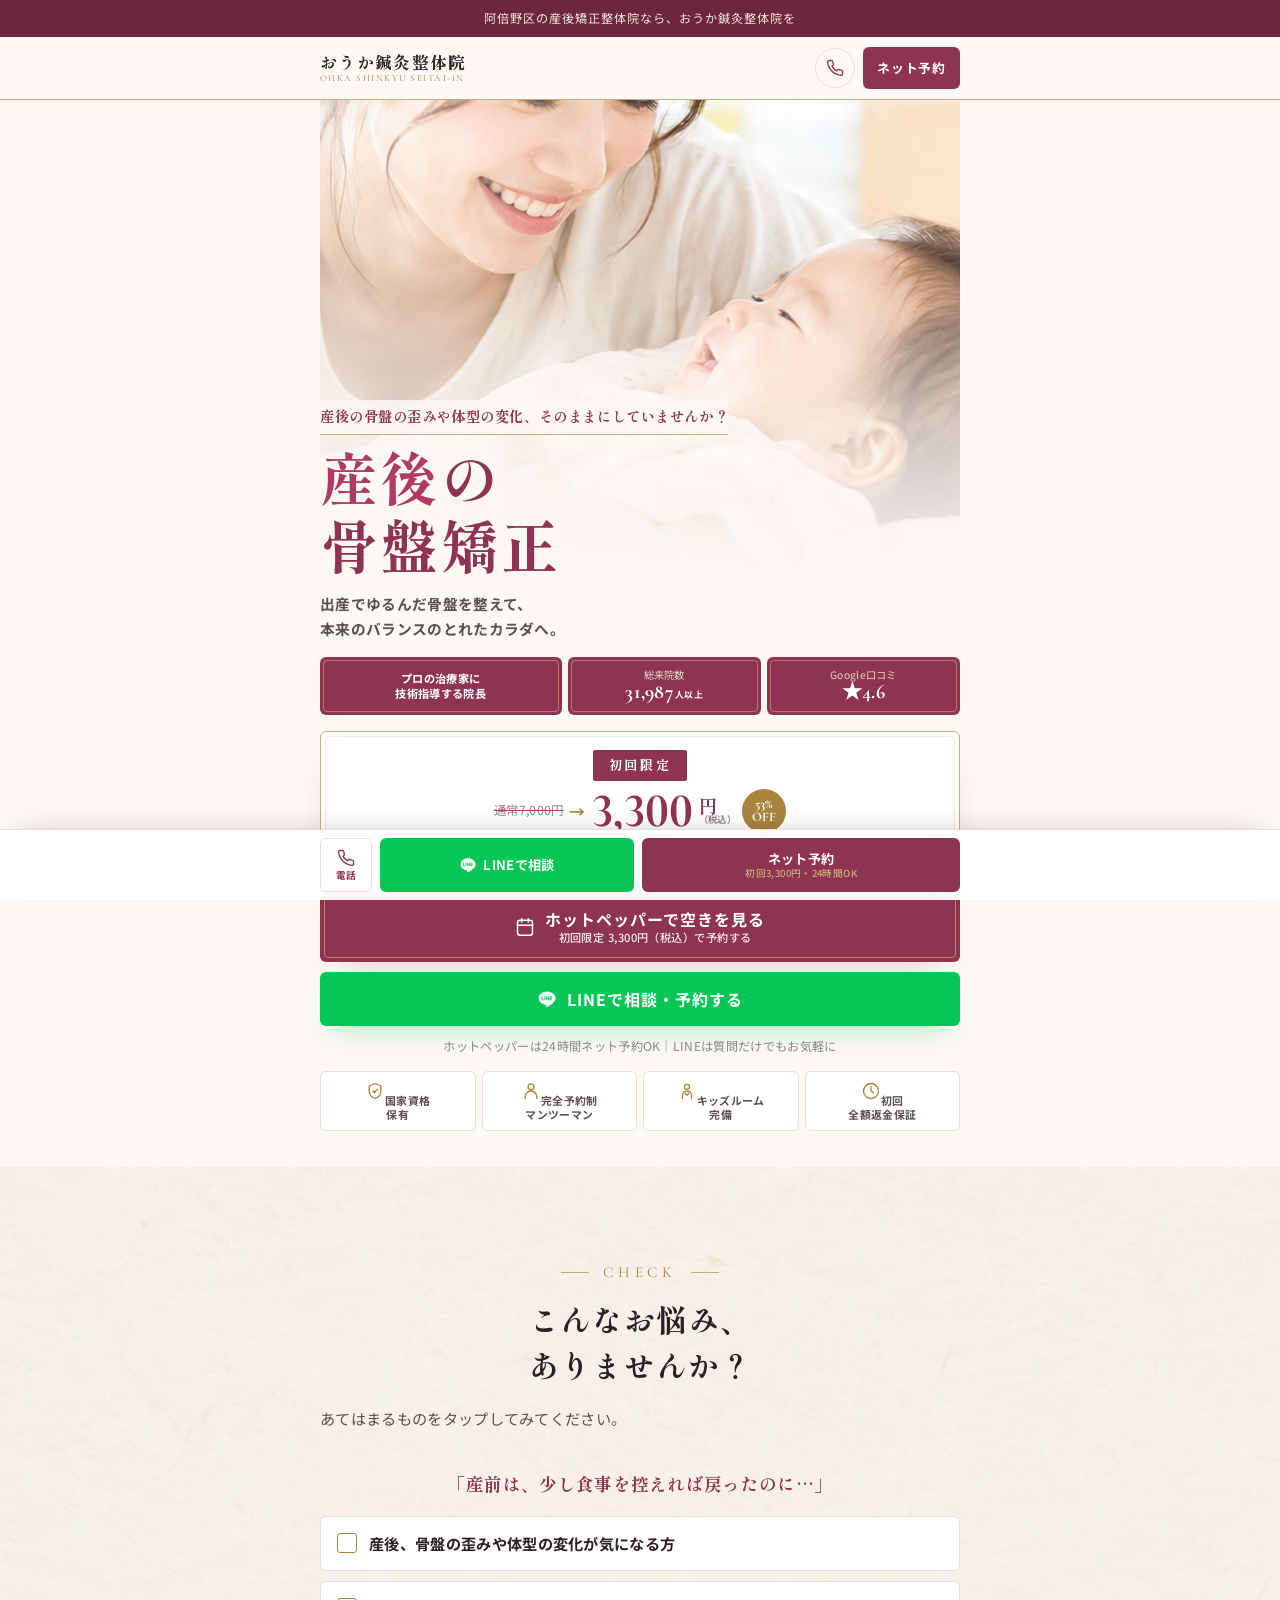
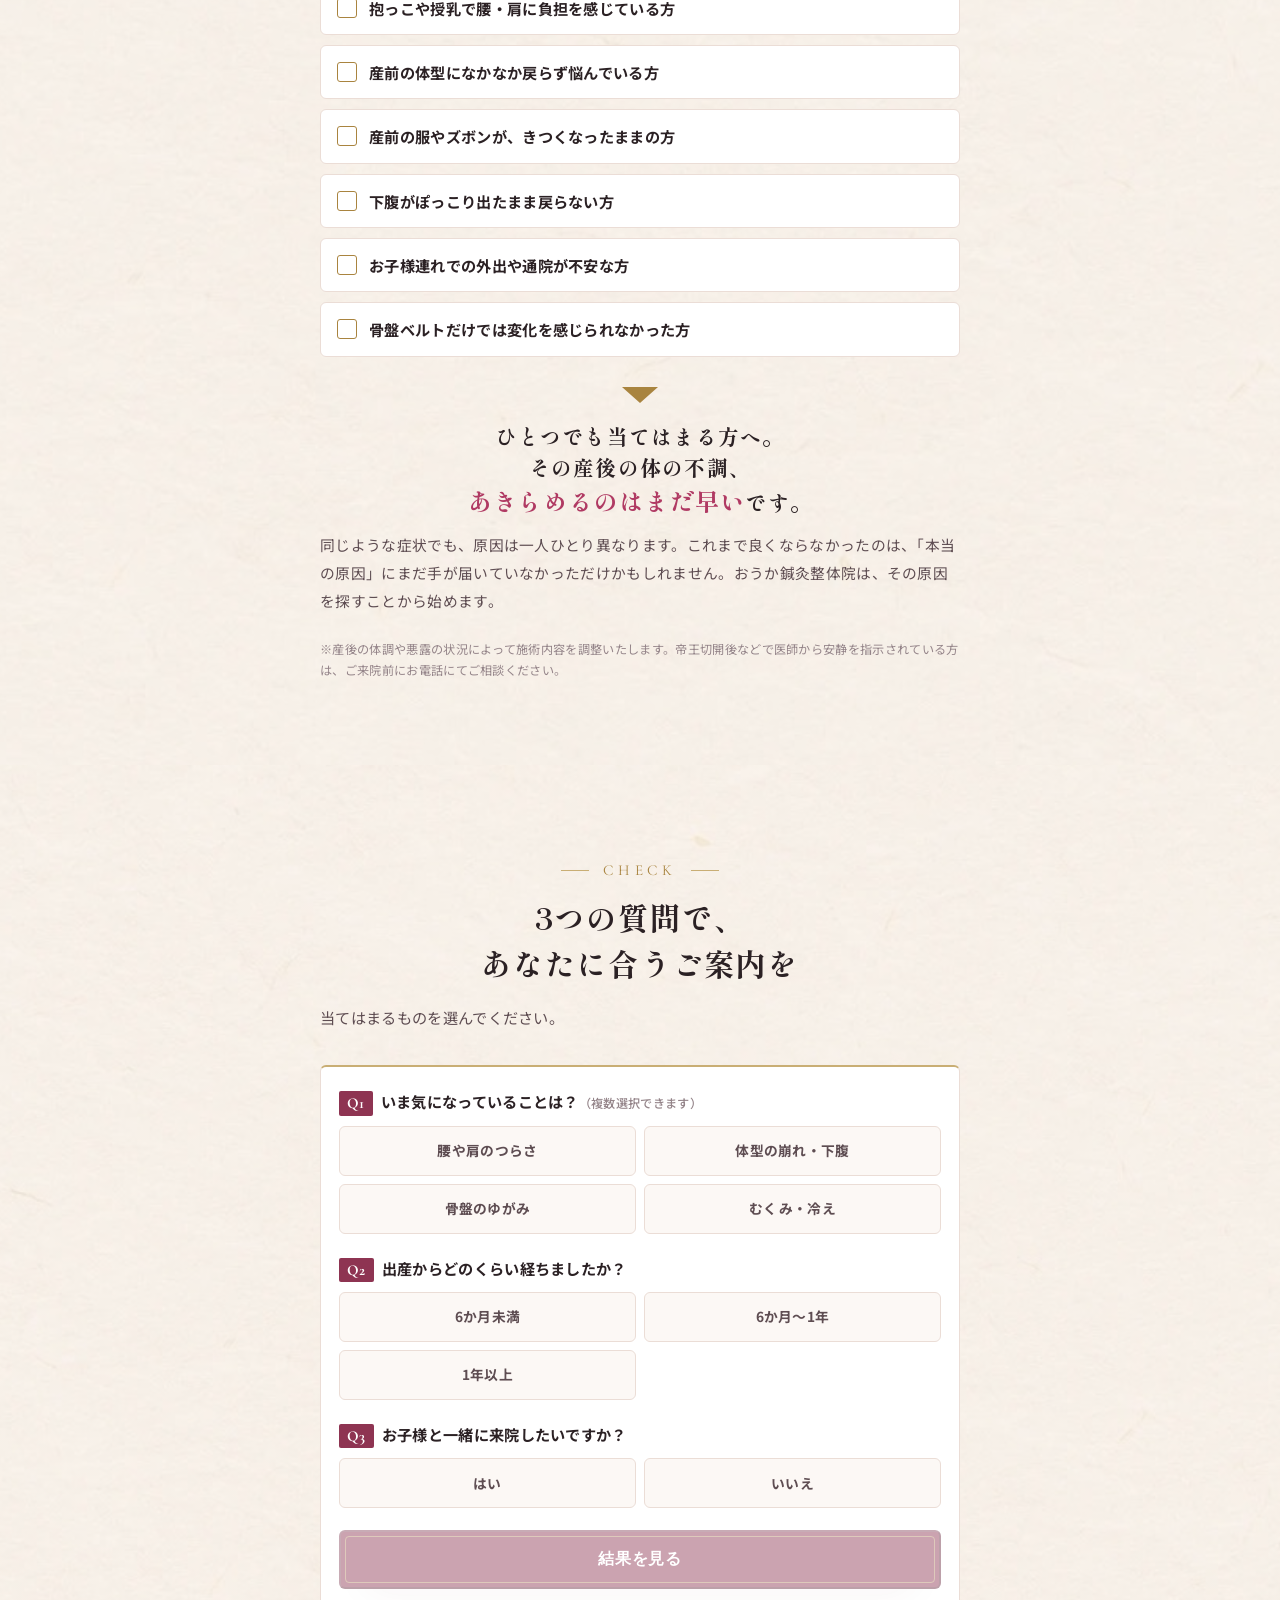
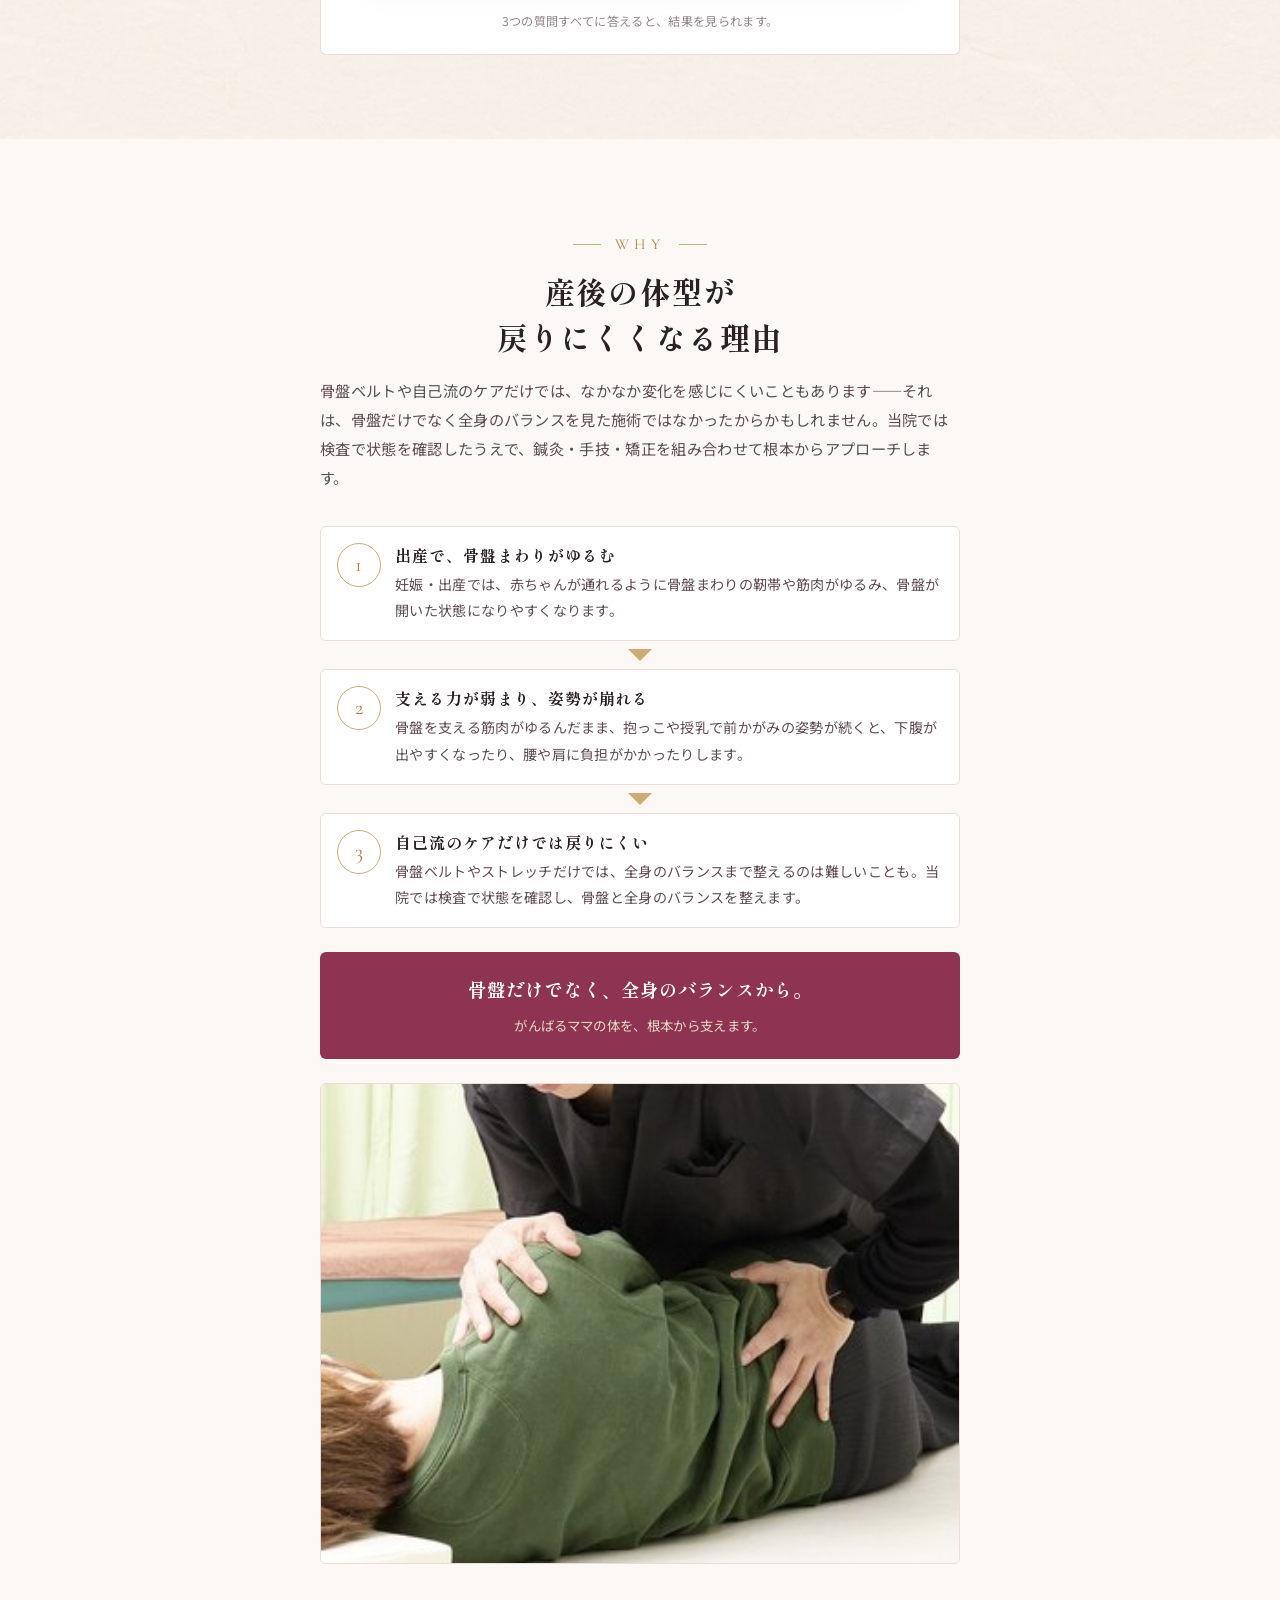
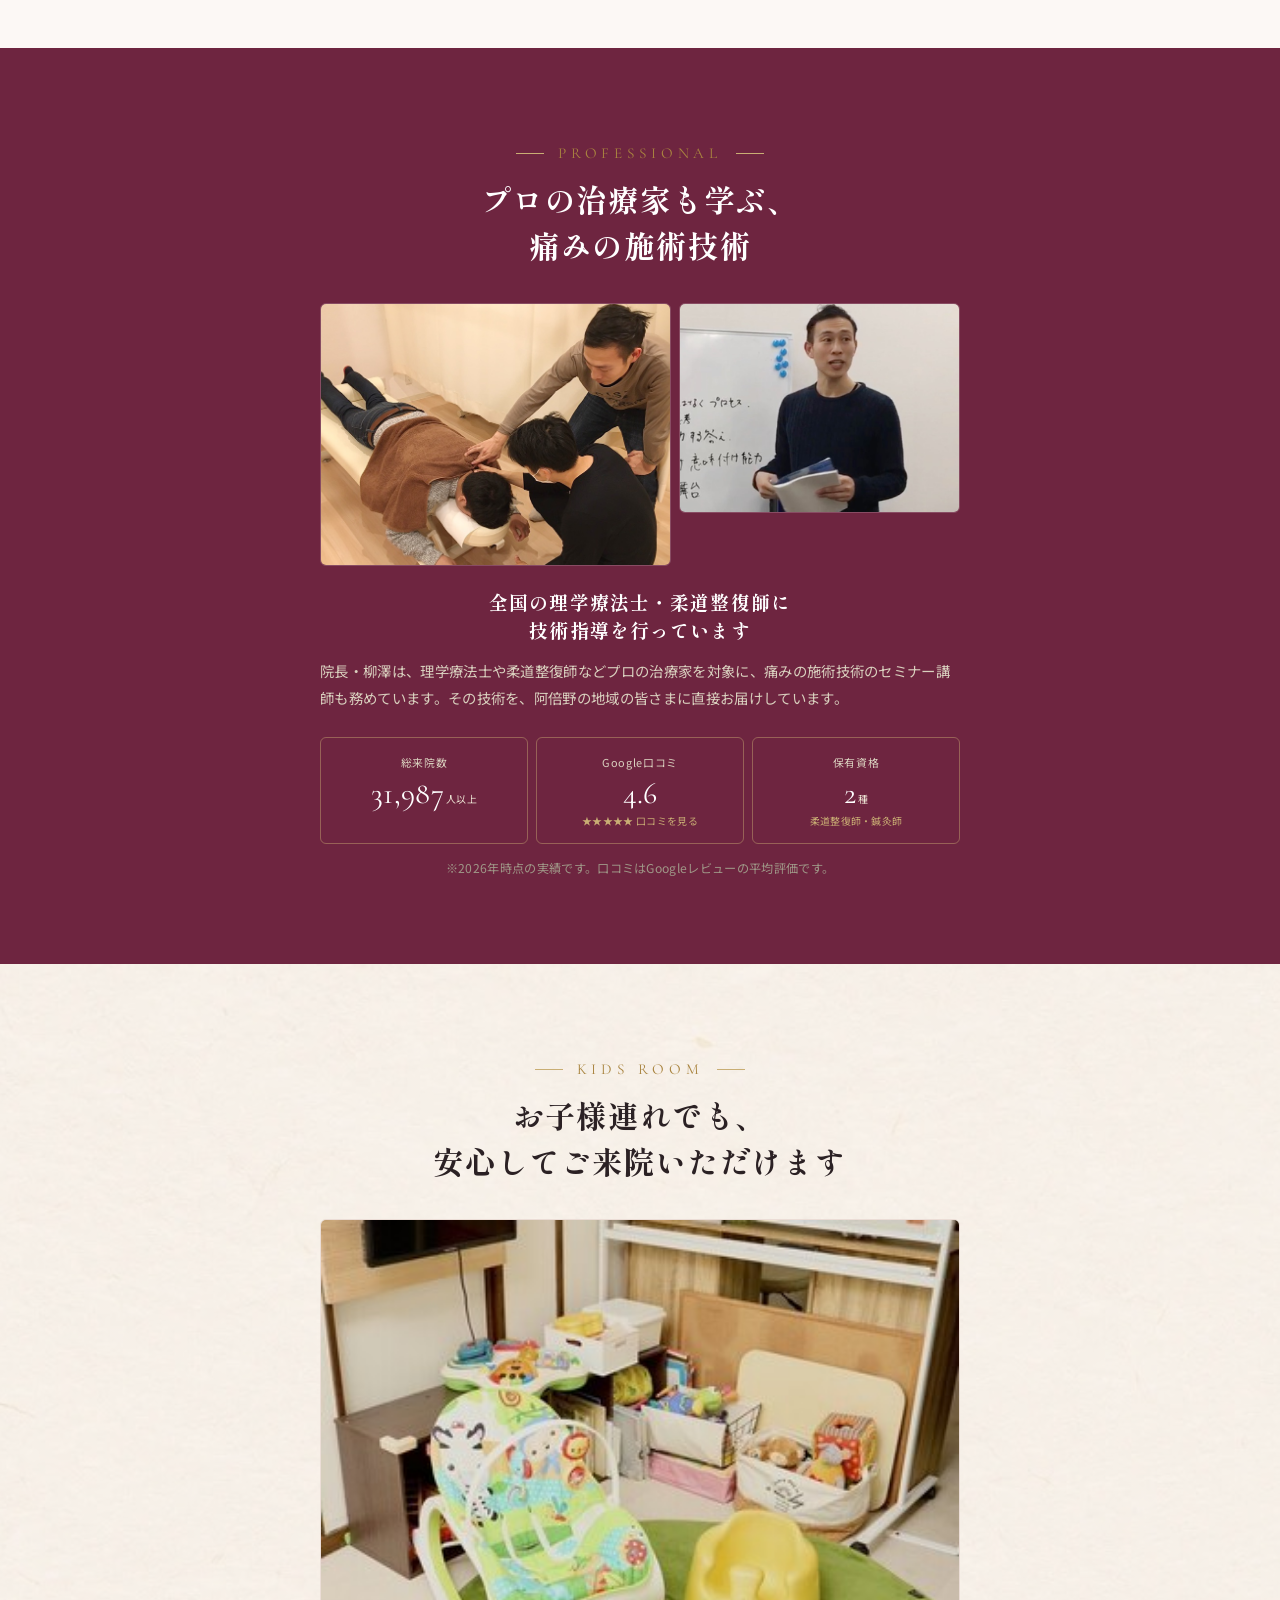
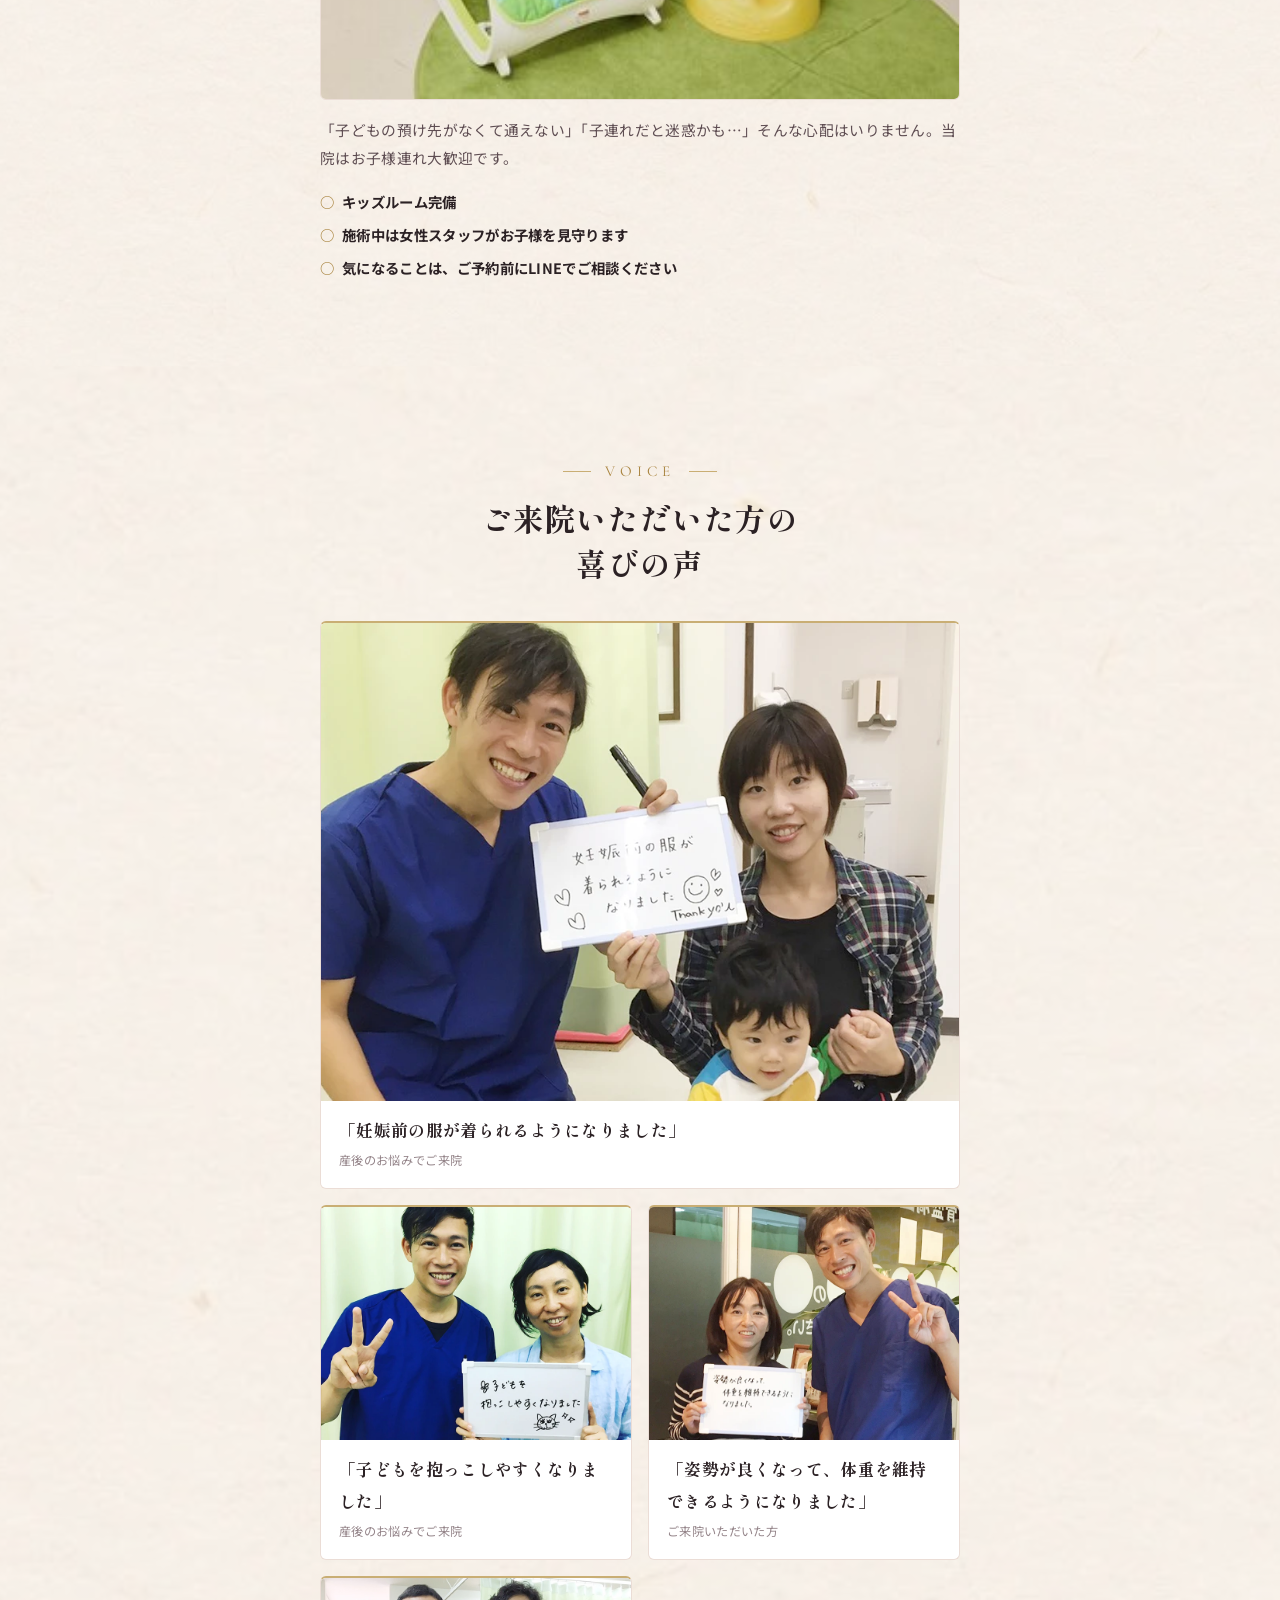
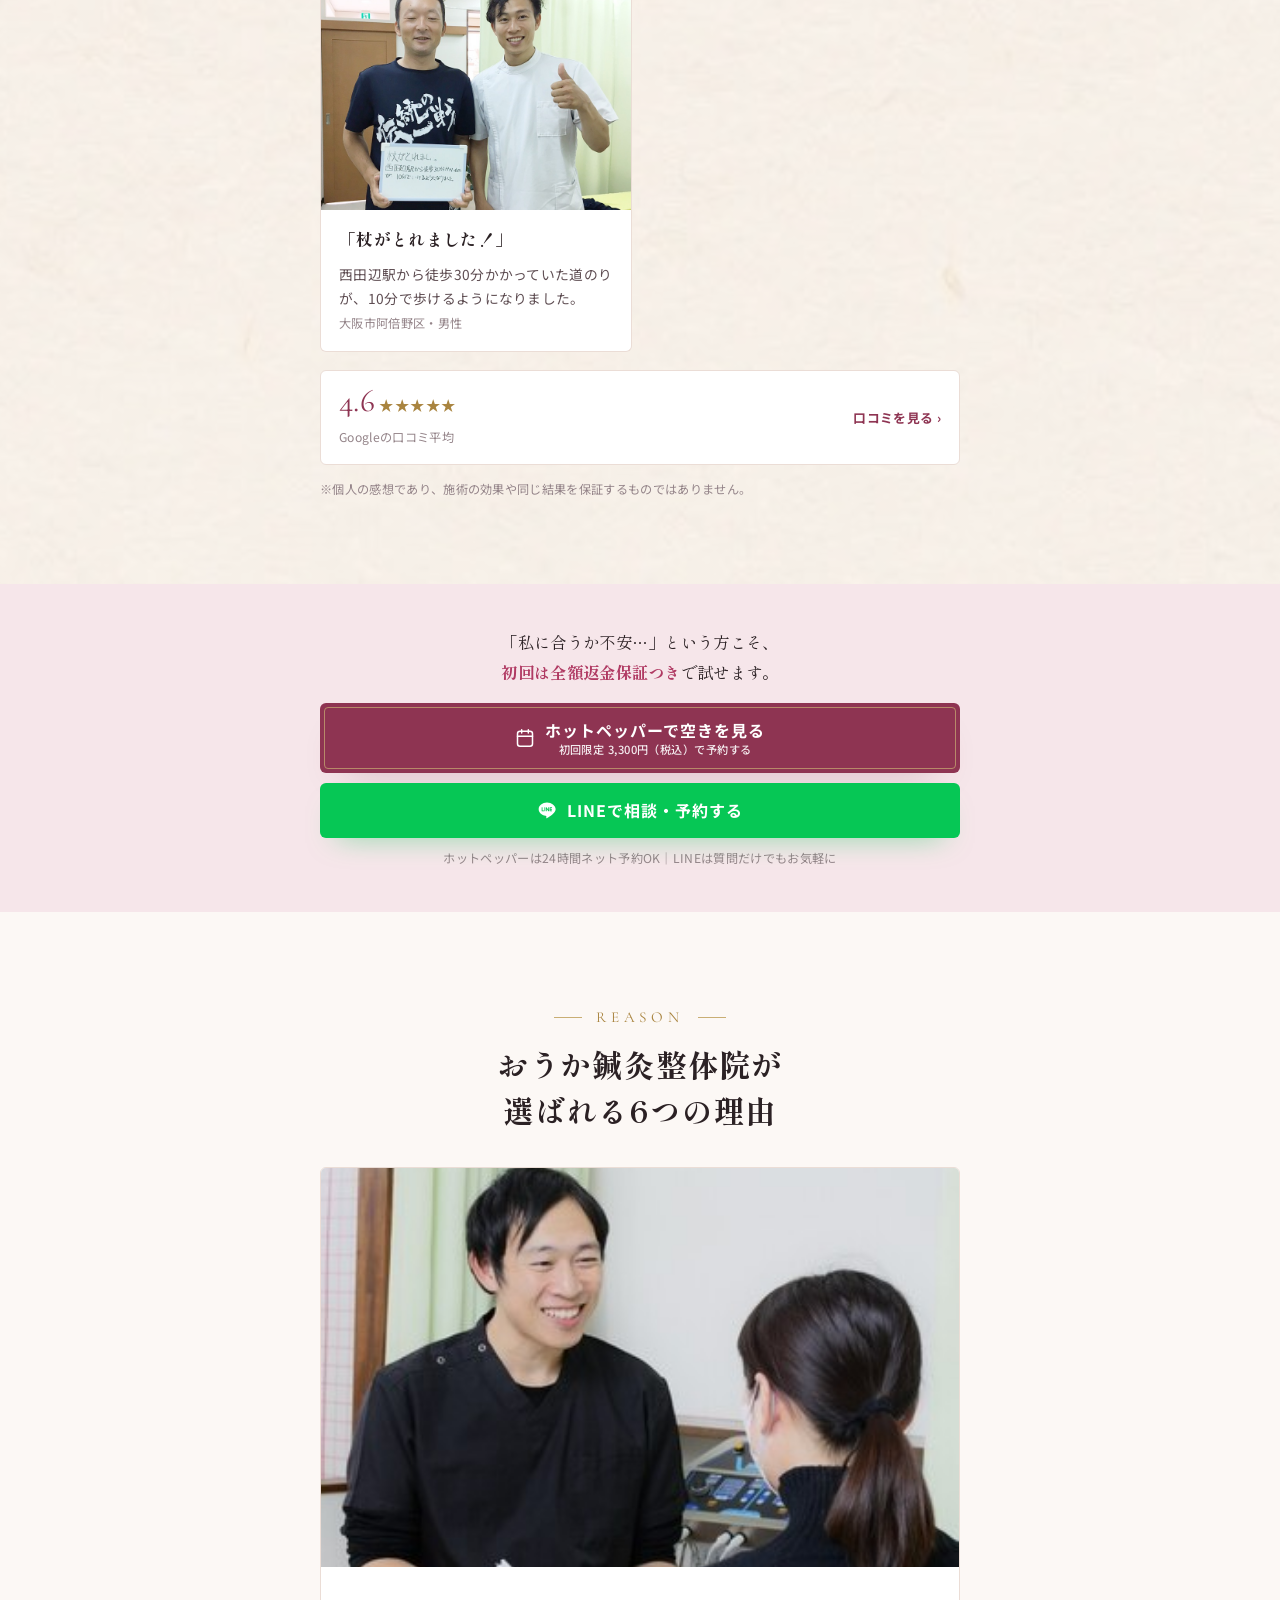
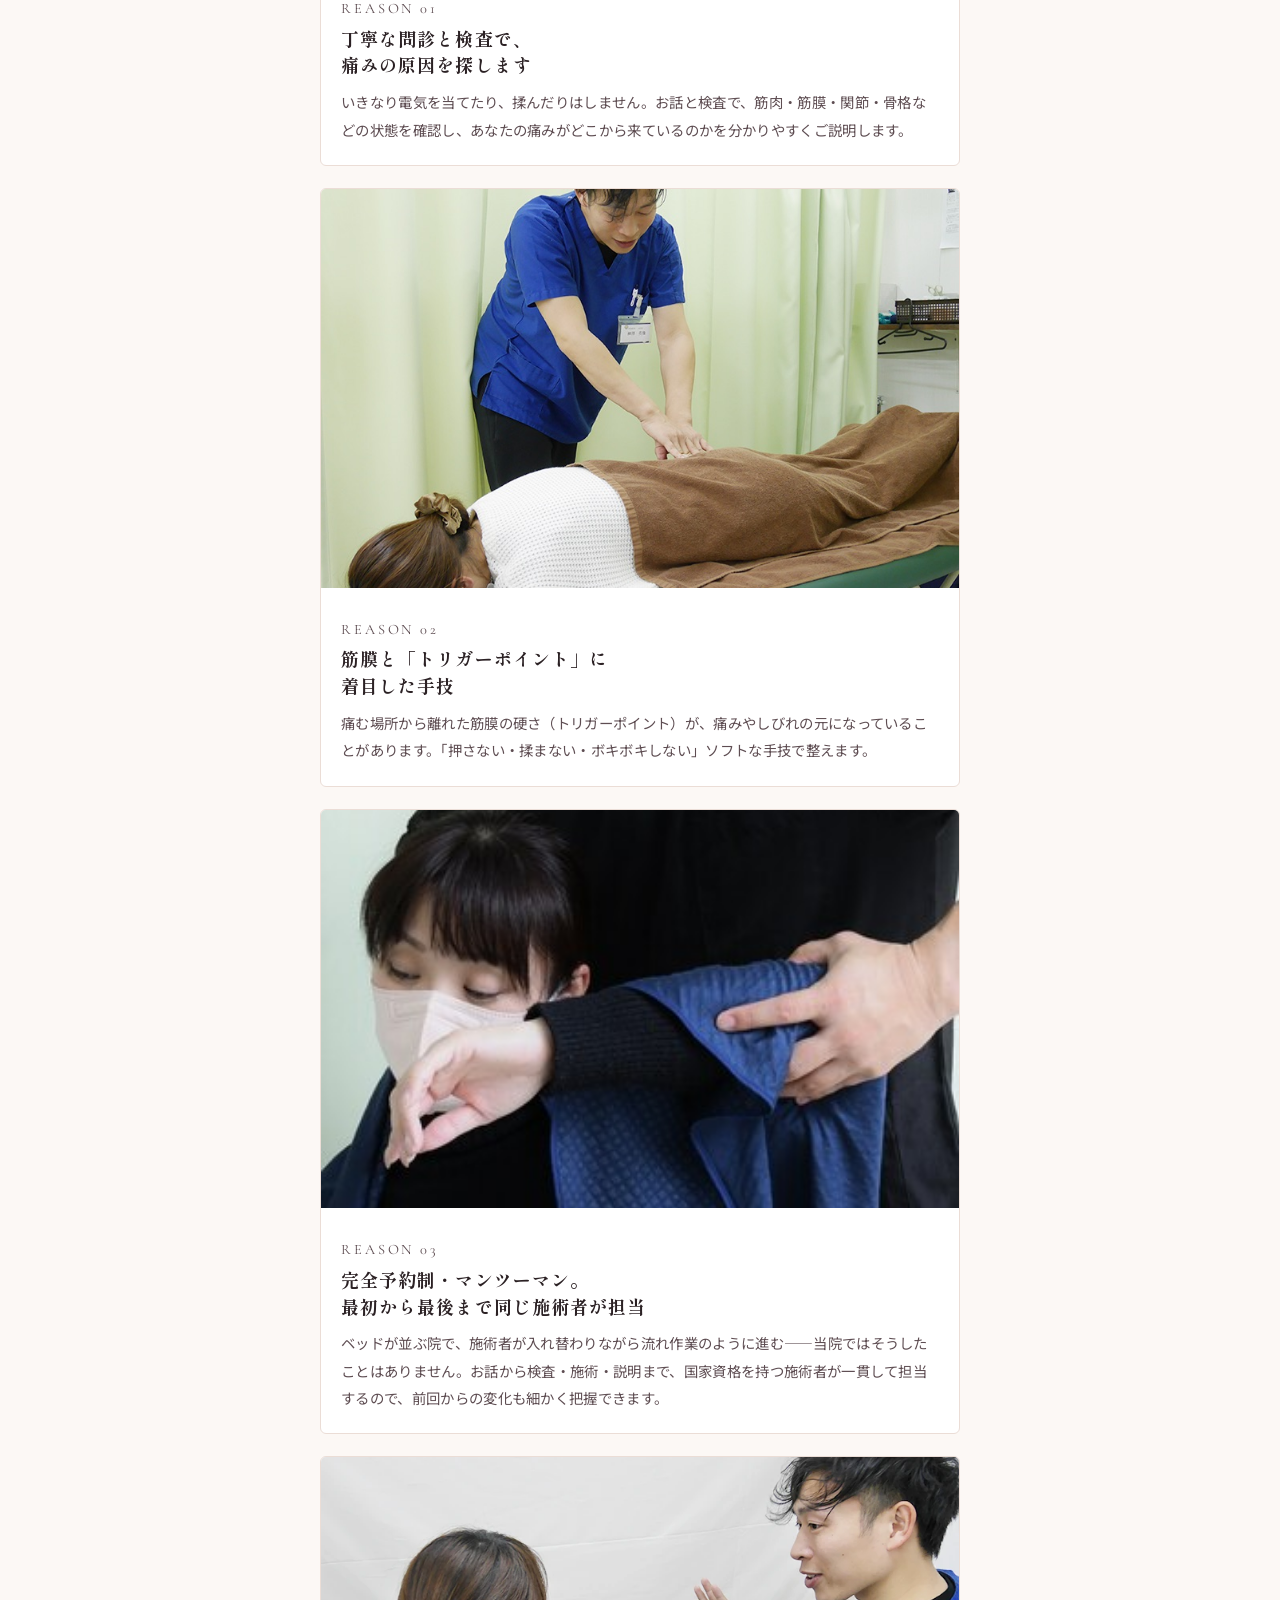
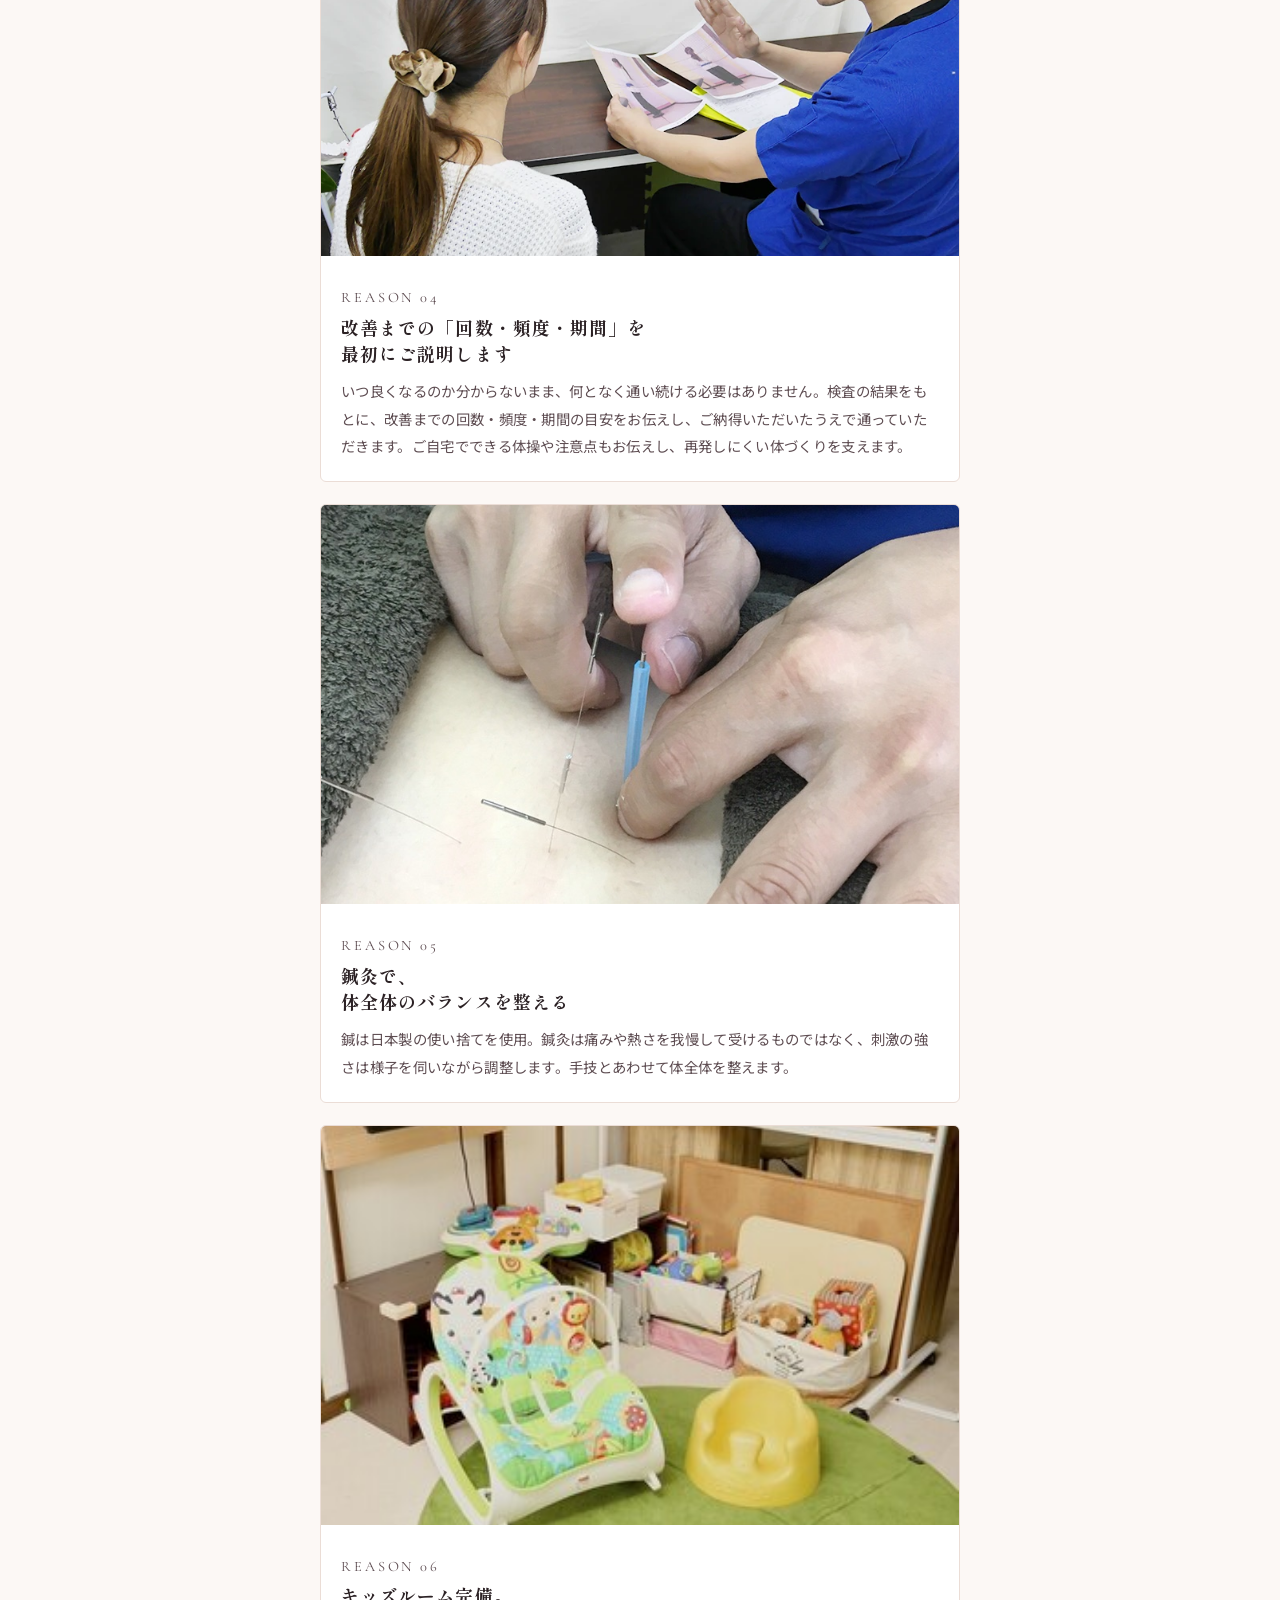
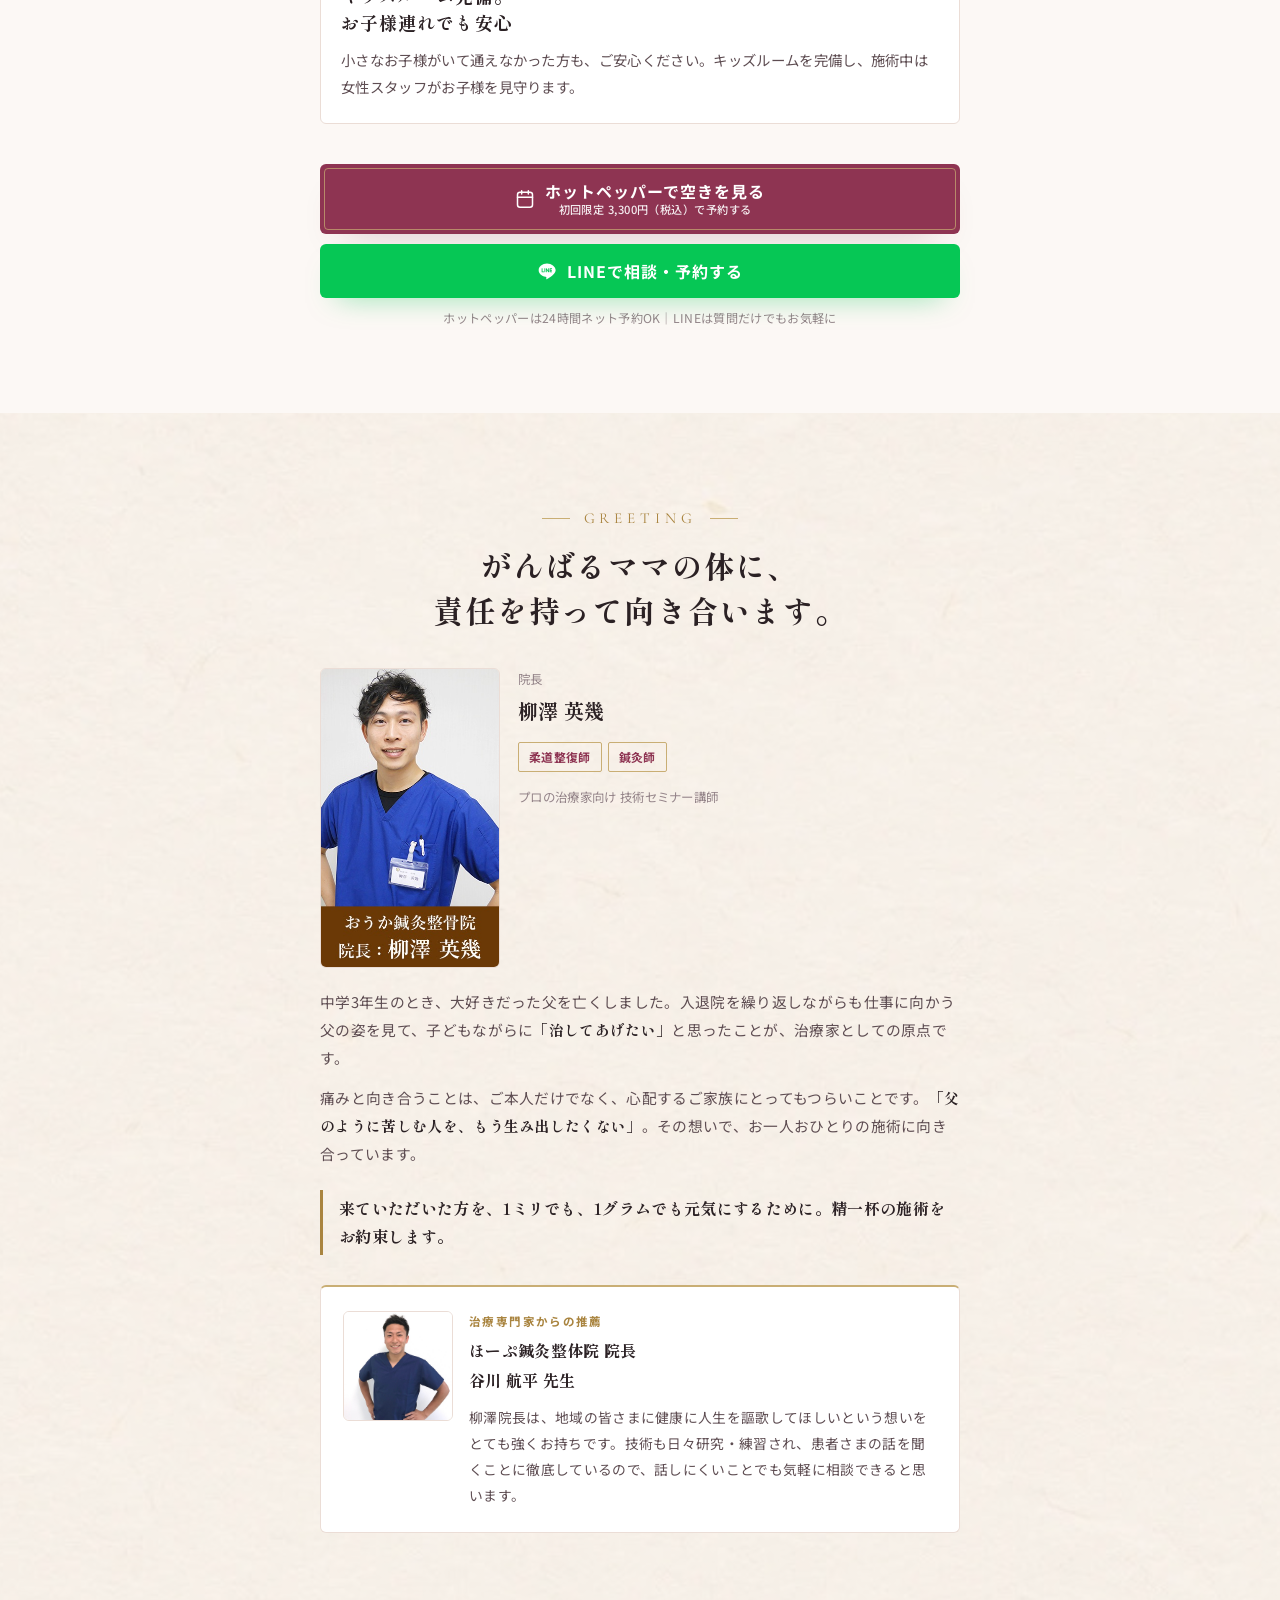
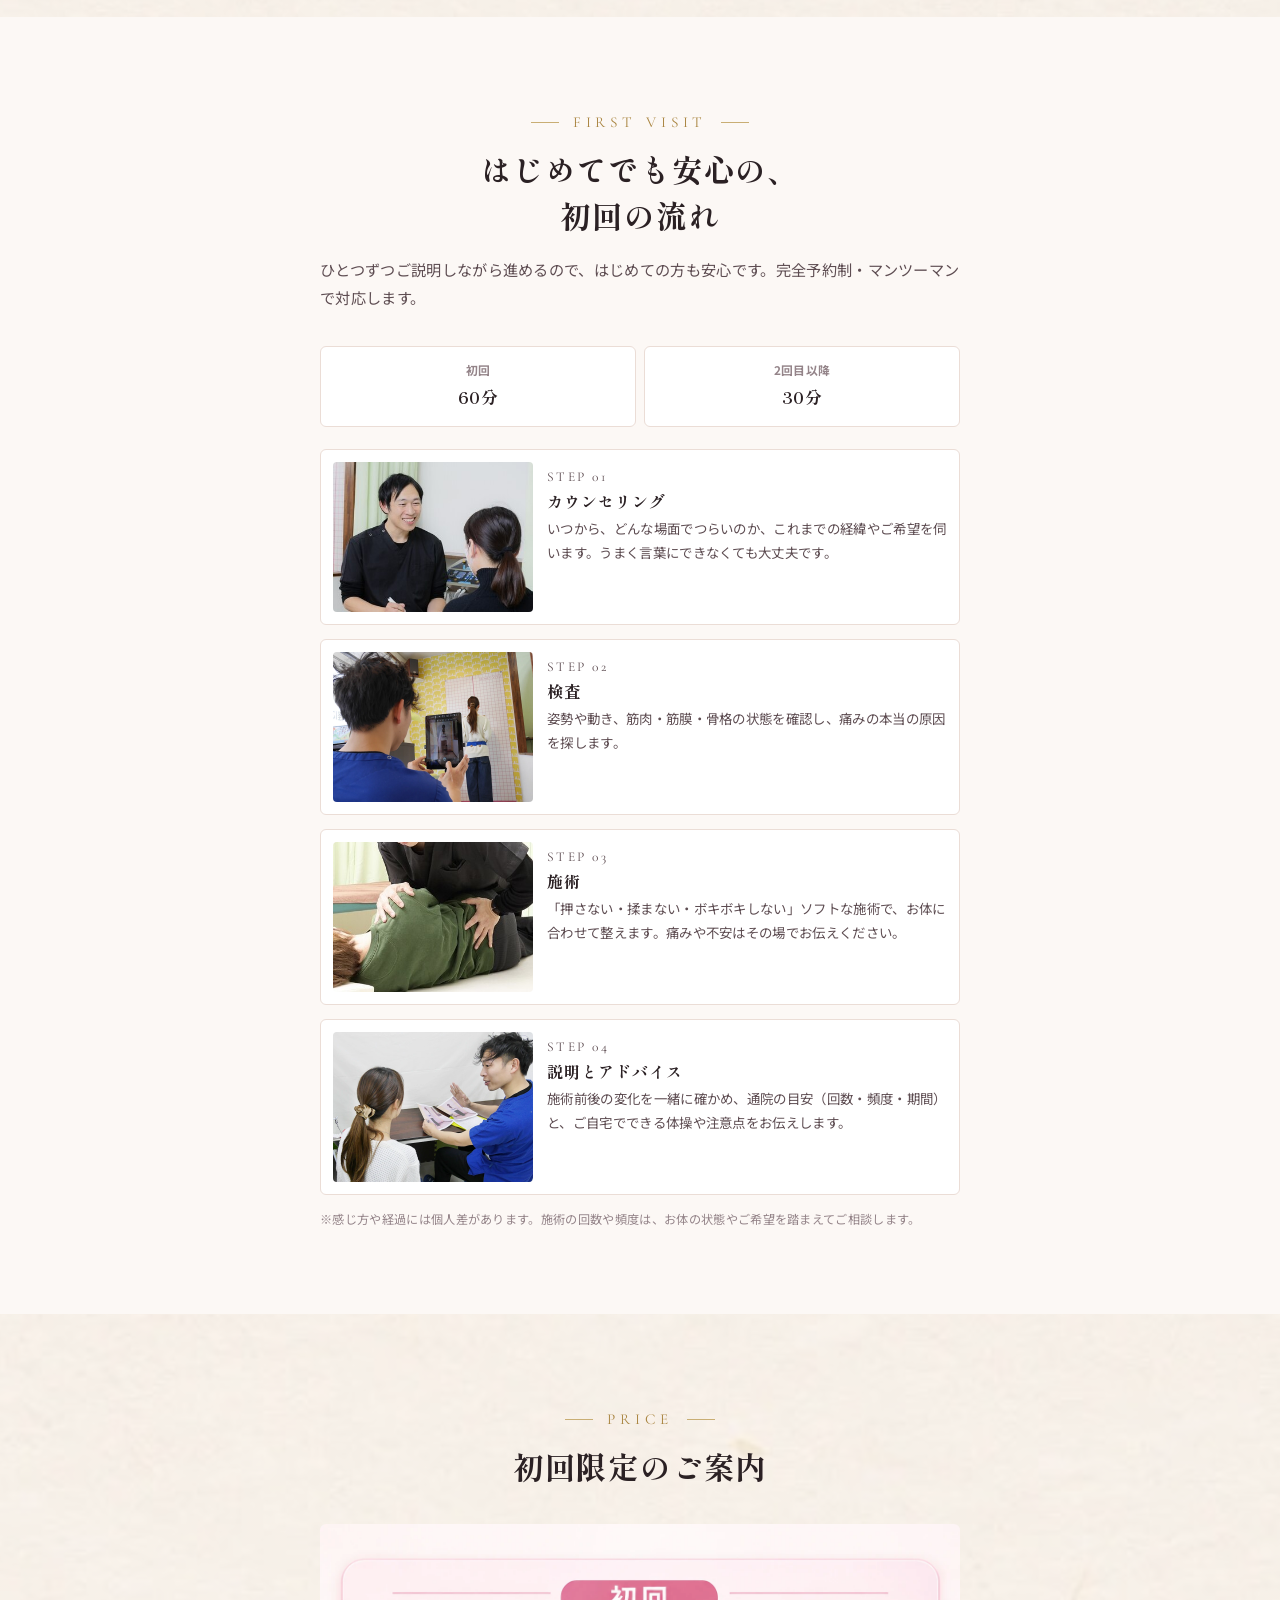
<file: sango-kyosei/index.html>
<!DOCTYPE html>
<html lang="ja">
<head>
<meta name="robots" content="noindex, nofollow">
<meta charset="utf-8">
<meta name="viewport" content="width=device-width, initial-scale=1">
<title>産後矯正メニュー｜おうか鍼灸整体院</title>
<meta name="description" content="大阪市阿倍野区・おうか鍼灸整体院の産後矯正メニュー。産後の骨盤の歪みや体型の変化が気になる方へ。院内キッズスペースありでお子様連れも安心。新規様限定価格でご案内中。ご予約はホットペッパービューティーから。">
<meta name="theme-color" content="#8E3452">
<meta property="og:title" content="産後矯正メニュー｜おうか鍼灸整体院">
<meta property="og:description" content="大阪市阿倍野区・おうか鍼灸整体院の産後矯正メニュー。産後の骨盤の歪みや体型の変化が気になる方へ。院内キッズスペースありでお子様連れも安心。新規様限定価格でご案内中。ご予約はホットペッパービューティーから。">
<meta property="og:type" content="website">

<link rel="preconnect" href="https://fonts.googleapis.com">
<link rel="preconnect" href="https://fonts.gstatic.com" crossorigin>
<link rel="stylesheet" href="https://fonts.googleapis.com/css2?family=Shippori+Mincho:wght@500;600;700;800&family=Noto+Sans+JP:wght@400;500;700&family=Cormorant+Garamond:wght@500;600;700&display=swap">
<link rel="stylesheet" href="../assets/lp.css">
</head>
<body class="theme-rose">
<p class="topline">阿倍野区の産後矯正整体院なら、おうか鍼灸整体院を</p>
<header class="site-header">
  <div class="wrap">
    <a href="#top" class="logo"><b>おうか鍼灸整体院</b><small>OHKA SHINKYU SEITAI-IN</small></a>
    <div class="head-actions">
      <a href="tel:0666219189" class="head-tel" aria-label="電話する"><svg viewBox="0 0 24 24" fill="none" stroke="currentColor" stroke-width="1.8" stroke-linecap="round" stroke-linejoin="round"><path d="M22 16.9v3a2 2 0 0 1-2.2 2 19.8 19.8 0 0 1-8.6-3.1 19.5 19.5 0 0 1-6-6 19.8 19.8 0 0 1-3.1-8.7A2 2 0 0 1 4.1 2h3a2 2 0 0 1 2 1.7c.1 1 .3 2 .6 2.9a2 2 0 0 1-.5 2.1L8 9.9a16 16 0 0 0 6 6l1.2-1.2a2 2 0 0 1 2.1-.5c.9.3 1.9.5 2.9.6a2 2 0 0 1 1.8 2Z"/></svg></a>
      <a href="https://beauty.hotpepper.jp/kr/slnH000785185/coupon/" target="_blank" rel="noopener" class="head-cta js-reserve">ネット予約</a>
    </div>
  </div>
</header>

<main id="top">
<section class="fv">
    <div class="fv-photo"><img src="../images/fv/sango-kyosei.jpg" fetchpriority="high" alt=""></div>
    <div class="wrap fv-copy">
      <p class="fv-lead">産後の骨盤の歪みや体型の変化、そのままにしていませんか？</p>
      <h1 class="fv-title"><span class="red">産後</span>の<br>骨盤矯正</h1>
      <p class="fv-sub">出産でゆるんだ骨盤を整えて、<br>本来のバランスのとれたカラダへ。</p>
      <ul class="fv-chips"><li><span>プロの治療家に<br>技術指導する院長</span></li><li><span>総来院数</span><b>31,987<small>人以上</small></b></li><li><span>Google口コミ</span><b>★4.6</b></li></ul>
      <div class="offer" id="offer">
        <div class="offer-bar"><p class="ob-label">初回限定</p><p class="ob-price"><s>通常7,000円</s><span class="ob-arrow">→</span><b class="num">3,300</b><span class="ob-yen">円<small>（税込）</small></span><span class="ob-off">53%<br>OFF</span></p><p class="ob-sub">初回 全額返金保証つき｜2回目以降 6,000円</p></div>
      <div class="cta-stack">
        <a href="https://beauty.hotpepper.jp/kr/slnH000785185/coupon/" target="_blank" rel="noopener" class="btn btn-reserve js-reserve"><svg viewBox="0 0 24 24" fill="none" stroke="currentColor" stroke-width="1.8" stroke-linecap="round" stroke-linejoin="round"><rect x="3" y="4" width="18" height="18" rx="3"/><path d="M16 2v4M8 2v4M3 10h18"/></svg><span class="btn-txt">ホットペッパーで空きを見る<small>初回限定 3,300円（税込）で予約する</small></span></a>
        <a href="https://lin.ee/Y1Ww8T6" target="_blank" rel="noopener" class="btn btn-line js-line"><svg viewBox="0 0 24 24" fill="currentColor"><path d="M12 3C6.5 3 2 6.6 2 11c0 3.9 3.5 7.2 8.3 7.9.3.1.8.2.9.5.1.3.1.7 0 1l-.1.9c0 .3-.2 1 .9.5s6-3.5 8.2-6.1c1.5-1.6 2.2-3.2 2.2-4.8C22 6.6 17.5 3 12 3Zm-4 10.6H6.1c-.3 0-.5-.2-.5-.5V9.3c0-.3.2-.5.5-.5s.5.2.5.5v3.3H8c.3 0 .5.2.5.5s-.2.5-.5.5Zm1.9-.5c0 .3-.2.5-.5.5s-.5-.2-.5-.5V9.3c0-.3.2-.5.5-.5s.5.2.5.5v3.8Zm4.6 0c0 .2-.1.4-.3.5h-.2c-.2 0-.3-.1-.4-.2l-1.9-2.6v2.3c0 .3-.2.5-.5.5s-.5-.2-.5-.5V9.3c0-.2.1-.4.3-.5h.2c.2 0 .3.1.4.2l1.9 2.6V9.3c0-.3.2-.5.5-.5s.5.2.5.5v3.8Zm3.1-2.4c.3 0 .5.2.5.5s-.2.5-.5.5h-1.4v.9h1.4c.3 0 .5.2.5.5s-.2.5-.5.5h-1.9c-.3 0-.5-.2-.5-.5V9.3c0-.3.2-.5.5-.5h1.9c.3 0 .5.2.5.5s-.2.5-.5.5h-1.4v.9h1.4Z"/></svg><span>LINEで相談・予約する</span></a>
      </div>
      <p class="cta-note">ホットペッパーは24時間ネット予約OK｜LINEは質問だけでもお気軽に</p>
        <ul class="offer-badges"><li><svg viewBox="0 0 24 24" fill="none" stroke="currentColor" stroke-width="1.6" stroke-linecap="round" stroke-linejoin="round"><path d="M12 3l7 3v6c0 4.5-3 7.5-7 9-4-1.5-7-4.5-7-9V6l7-3Z"/><path d="M9.5 12l1.8 1.8L15 10"/></svg>国家資格<br>保有</li><li><svg viewBox="0 0 24 24" fill="none" stroke="currentColor" stroke-width="1.6" stroke-linecap="round" stroke-linejoin="round"><circle cx="12" cy="7" r="3.5"/><path d="M5 21v-2a7 7 0 0 1 14 0v2"/></svg>完全予約制<br>マンツーマン</li><li><svg viewBox="0 0 24 24" fill="none" stroke="currentColor" stroke-width="1.6" stroke-linecap="round" stroke-linejoin="round"><circle cx="12" cy="7" r="3"/><path d="M6.5 21v-3.5a5.5 5.5 0 0 1 11 0V21"/><path d="M9.5 14.5 12 17l2.5-2.5"/></svg>キッズルーム<br>完備</li><li><svg viewBox="0 0 24 24" fill="none" stroke="currentColor" stroke-width="1.6" stroke-linecap="round" stroke-linejoin="round"><circle cx="12" cy="12" r="9"/><path d="M12 7v5l3 2"/></svg>初回<br>全額返金保証</li></ul>
      </div>
    </div>
  </section>

<section class="sec band" id="concern">
    <div class="wrap">
    <div class="sec-head">
      <p class="sec-en">Check</p>
      <h2>こんなお悩み、<br>ありませんか？</h2>
      <p class="lead">あてはまるものをタップしてみてください。</p>
    </div>
      <p class="quote">「産前は、少し食事を控えれば戻ったのに…」</p>
      <ul class="checks"><li>産後、骨盤の歪みや体型の変化が気になる方</li><li>抱っこや授乳で腰・肩に負担を感じている方</li><li>産前の体型になかなか戻らず悩んでいる方</li><li>産前の服やズボンが、きつくなったままの方</li><li>下腹がぽっこり出たまま戻らない方</li><li>お子様連れでの外出や通院が不安な方</li><li>骨盤ベルトだけでは変化を感じられなかった方</li></ul>
      <div class="turn">
        <div class="turn-arrow"></div>
        <h3>ひとつでも当てはまる方へ。<br>その産後の体の不調、<br><span class="red">あきらめるのはまだ早い</span>です。</h3>
        <p>同じような症状でも、原因は一人ひとり異なります。これまで良くならなかったのは、「本当の原因」にまだ手が届いていなかっただけかもしれません。おうか鍼灸整体院は、その原因を探すことから始めます。</p>
      </div>
      <p class="note mt-m">※産後の体調や悪露の状況によって施術内容を調整いたします。帝王切開後などで医師から安静を指示されている方は、ご来院前にお電話にてご相談ください。</p>
    </div>
  </section>

<section class="sec band" id="quiz">
    <div class="wrap">
    <div class="sec-head">
      <p class="sec-en">Check</p>
      <h2>3つの質問で、<br>あなたに合うご案内を</h2>
      <p class="lead">当てはまるものを選んでください。</p>
    </div>
      <form class="quiz" id="quiz-form" novalidate>
        <fieldset><legend><span class="qn">Q1</span>いま気になっていることは？<small>（複数選択できます）</small></legend><div class="quiz-opts"><label class="quiz-opt"><input type="checkbox" name="q1" value="pain"><span>腰や肩のつらさ</span></label><label class="quiz-opt"><input type="checkbox" name="q1" value="shape"><span>体型の崩れ・下腹</span></label><label class="quiz-opt"><input type="checkbox" name="q1" value="pelvis"><span>骨盤のゆがみ</span></label><label class="quiz-opt"><input type="checkbox" name="q1" value="swell"><span>むくみ・冷え</span></label></div></fieldset>
        <fieldset><legend><span class="qn">Q2</span>出産からどのくらい経ちましたか？</legend><div class="quiz-opts"><label class="quiz-opt"><input type="radio" name="q2" value="lt6"><span>6か月未満</span></label><label class="quiz-opt"><input type="radio" name="q2" value="lt12"><span>6か月〜1年</span></label><label class="quiz-opt"><input type="radio" name="q2" value="gt12"><span>1年以上</span></label></div></fieldset>
        <fieldset><legend><span class="qn">Q3</span>お子様と一緒に来院したいですか？</legend><div class="quiz-opts"><label class="quiz-opt"><input type="radio" name="q3" value="yes"><span>はい</span></label><label class="quiz-opt"><input type="radio" name="q3" value="no"><span>いいえ</span></label></div></fieldset>
        <button type="submit" class="btn btn-reserve" id="quiz-submit" disabled>結果を見る</button>
        <p class="note center" id="quiz-hint">3つの質問すべてに答えると、結果を見られます。</p>
        <div class="quiz-result" id="quiz-result" hidden tabindex="-1">
          <h3>あなたへのご案内</h3>
          <ul id="quiz-result-list"></ul>
      <div class="cta-stack">
        <a href="https://beauty.hotpepper.jp/kr/slnH000785185/coupon/" target="_blank" rel="noopener" class="btn btn-reserve js-reserve"><svg viewBox="0 0 24 24" fill="none" stroke="currentColor" stroke-width="1.8" stroke-linecap="round" stroke-linejoin="round"><rect x="3" y="4" width="18" height="18" rx="3"/><path d="M16 2v4M8 2v4M3 10h18"/></svg><span class="btn-txt">ホットペッパーで空きを見る<small>初回限定 3,300円（税込）で予約する</small></span></a>
        <a href="https://lin.ee/Y1Ww8T6" target="_blank" rel="noopener" class="btn btn-line js-line"><svg viewBox="0 0 24 24" fill="currentColor"><path d="M12 3C6.5 3 2 6.6 2 11c0 3.9 3.5 7.2 8.3 7.9.3.1.8.2.9.5.1.3.1.7 0 1l-.1.9c0 .3-.2 1 .9.5s6-3.5 8.2-6.1c1.5-1.6 2.2-3.2 2.2-4.8C22 6.6 17.5 3 12 3Zm-4 10.6H6.1c-.3 0-.5-.2-.5-.5V9.3c0-.3.2-.5.5-.5s.5.2.5.5v3.3H8c.3 0 .5.2.5.5s-.2.5-.5.5Zm1.9-.5c0 .3-.2.5-.5.5s-.5-.2-.5-.5V9.3c0-.3.2-.5.5-.5s.5.2.5.5v3.8Zm4.6 0c0 .2-.1.4-.3.5h-.2c-.2 0-.3-.1-.4-.2l-1.9-2.6v2.3c0 .3-.2.5-.5.5s-.5-.2-.5-.5V9.3c0-.2.1-.4.3-.5h.2c.2 0 .3.1.4.2l1.9 2.6V9.3c0-.3.2-.5.5-.5s.5.2.5.5v3.8Zm3.1-2.4c.3 0 .5.2.5.5s-.2.5-.5.5h-1.4v.9h1.4c.3 0 .5.2.5.5s-.2.5-.5.5h-1.9c-.3 0-.5-.2-.5-.5V9.3c0-.3.2-.5.5-.5h1.9c.3 0 .5.2.5.5s-.2.5-.5.5h-1.4v.9h1.4Z"/></svg><span>LINEで相談・予約する</span></a>
      </div>
          <p class="note center mt-s">※体の変化の感じ方には個人差があります。</p>
        </div>
      </form>
    </div>
  </section>

<section class="sec" id="cause">
    <div class="wrap">
    <div class="sec-head">
      <p class="sec-en">Why</p>
      <h2>産後の体型が<br>戻りにくくなる理由</h2>
      <p class="lead">骨盤ベルトや自己流のケアだけでは、なかなか変化を感じにくいこともあります――それは、骨盤だけでなく全身のバランスを見た施術ではなかったからかもしれません。当院では検査で状態を確認したうえで、鍼灸・手技・矯正を組み合わせて根本からアプローチします。</p>
    </div>
      <div class="cause-flow mt-m">
        <div class="cause-step reveal"><span class="n">1</span><div><h3>出産で、骨盤まわりがゆるむ</h3><p>妊娠・出産では、赤ちゃんが通れるように骨盤まわりの靭帯や筋肉がゆるみ、骨盤が開いた状態になりやすくなります。</p></div></div>
        <div class="cause-arrow" aria-hidden="true"></div>
        <div class="cause-step reveal"><span class="n">2</span><div><h3>支える力が弱まり、姿勢が崩れる</h3><p>骨盤を支える筋肉がゆるんだまま、抱っこや授乳で前かがみの姿勢が続くと、下腹が出やすくなったり、腰や肩に負担がかかったりします。</p></div></div>
        <div class="cause-arrow" aria-hidden="true"></div>
        <div class="cause-step reveal"><span class="n">3</span><div><h3>自己流のケアだけでは戻りにくい</h3><p>骨盤ベルトやストレッチだけでは、全身のバランスまで整えるのは難しいことも。当院では検査で状態を確認し、骨盤と全身のバランスを整えます。</p></div></div>
      </div>
      <div class="key reveal"><b>骨盤だけでなく、全身のバランスから。</b><span>がんばるママの体を、根本から支えます。</span></div>
      <figure class="photo mt-m reveal"><img src="../images/hpb/side-pelvis.jpg" loading="lazy" alt="骨盤まわりの施術"></figure>
    </div>
  </section>

<section class="sec dark" id="professional">
    <div class="wrap">
    <div class="sec-head">
      <p class="sec-en">Professional</p>
      <h2>プロの治療家も学ぶ、<br>痛みの施術技術</h2>
    </div>
      <div class="auth-photos reveal">
        <div class="photo"><img src="../images/hp/seminar01.jpg" width="800" height="533" loading="lazy" alt="治療家向けセミナーで院長が施術を指導している様子"></div>
        <div class="photo"><img src="../images/hp/seminar02.jpg" width="800" height="533" loading="lazy" alt="セミナーで講師を務める院長"></div>
      </div>
      <div class="auth-copy">
        <h3>全国の理学療法士・柔道整復師に<br>技術指導を行っています</h3>
        <p>院長・柳澤は、理学療法士や柔道整復師などプロの治療家を対象に、痛みの施術技術のセミナー講師も務めています。その技術を、阿倍野の地域の皆さまに直接お届けしています。</p>
      </div>
      <div class="stats">
        <div class="stat"><p class="stat-label">総来院数</p><p class="stat-num">31,987<small>人以上</small></p></div>
        <div class="stat"><a href="https://maps.app.goo.gl/wEtdczeHVXq5hBLx5" target="_blank" rel="noopener"><p class="stat-label">Google口コミ</p><p class="stat-num">4.6</p><p class="stat-sub">★★★★★ 口コミを見る</p></a></div>
        <div class="stat"><p class="stat-label">保有資格</p><p class="stat-num">2<small>種</small></p><p class="stat-sub">柔道整復師・鍼灸師</p></div>
      </div>
      <p class="note mt-s center" style="color:#9F9787;">※2026年時点の実績です。口コミはGoogleレビューの平均評価です。</p>
    </div>
  </section>

<section class="sec band" id="kids">
    <div class="wrap">
    <div class="sec-head">
      <p class="sec-en">Kids Room</p>
      <h2>お子様連れでも、<br>安心してご来院いただけます</h2>
    </div>
      <div class="kids">
        <figure class="photo reveal"><img src="../images/hpb/kids.jpg" width="349" height="262" loading="lazy" alt="院内のキッズルーム（ベビーチェアやおもちゃ）"></figure>
        <p>「子どもの預け先がなくて通えない」「子連れだと迷惑かも…」そんな心配はいりません。当院はお子様連れ大歓迎です。</p>
        <ul><li>キッズルーム完備</li><li>施術中は女性スタッフがお子様を見守ります</li><li>気になることは、ご予約前にLINEでご相談ください</li></ul>
      </div>
    </div>
  </section>

<section class="sec band" id="voice">
    <div class="wrap">
    <div class="sec-head">
      <p class="sec-en">Voice</p>
      <h2>ご来院いただいた方の<br>喜びの声</h2>
    </div>
      <div class="voice-list">
        <figure class="voice reveal"><img src="../images/voice-clothes.webp" width="800" height="600" loading="lazy" alt="ご来院いただいた方と院長の写真。ボードに「妊娠前の服が着られるようになりました」">
          <figcaption><p class="v-title">「妊娠前の服が着られるようになりました」</p><p class="v-who">産後のお悩みでご来院</p></figcaption></figure>
        <figure class="voice reveal"><img src="../images/voice-holding.webp" width="800" height="600" loading="lazy" alt="ご来院いただいた方と院長の写真。ボードに「子どもを抱っこしやすくなりました」">
          <figcaption><p class="v-title">「子どもを抱っこしやすくなりました」</p><p class="v-who">産後のお悩みでご来院</p></figcaption></figure>
        <figure class="voice reveal"><img src="../images/voice-posture.webp" width="800" height="600" loading="lazy" alt="ご来院いただいた方と院長の写真。ボードに「姿勢が良くなって、体重を維持できるようになりました」">
          <figcaption><p class="v-title">「姿勢が良くなって、体重を維持できるようになりました」</p><p class="v-who">ご来院いただいた方</p></figcaption></figure>
        <figure class="voice reveal"><img src="../images/hp/voice001.jpg" width="800" height="600" loading="lazy" alt="ご来院いただいた方と院長の写真。ボードに「杖がとれました！」">
          <figcaption><p class="v-title">「杖がとれました！」</p><p class="note" style="color:var(--ink-soft);font-size:.86rem;margin-top:6px;">西田辺駅から徒歩30分かかっていた道のりが、10分で歩けるようになりました。</p><p class="v-who">大阪市阿倍野区・男性</p></figcaption></figure>
      </div>
      <a class="review" href="https://maps.app.goo.gl/wEtdczeHVXq5hBLx5" target="_blank" rel="noopener"><span><span class="score">4.6</span> <span class="stars">★★★★★</span><br><span class="note">Googleの口コミ平均</span></span><span class="go">口コミを見る ›</span></a>
      <p class="note mt-s">※個人の感想であり、施術の効果や同じ結果を保証するものではありません。</p>
    </div>
  </section>

<section class="sec mid-cta">
    <div class="wrap">
      <p class="mid-lead">「私に合うか不安…」という方こそ、<br><b>初回は全額返金保証つき</b>で試せます。</p>
      <div class="cta-stack">
        <a href="https://beauty.hotpepper.jp/kr/slnH000785185/coupon/" target="_blank" rel="noopener" class="btn btn-reserve js-reserve"><svg viewBox="0 0 24 24" fill="none" stroke="currentColor" stroke-width="1.8" stroke-linecap="round" stroke-linejoin="round"><rect x="3" y="4" width="18" height="18" rx="3"/><path d="M16 2v4M8 2v4M3 10h18"/></svg><span class="btn-txt">ホットペッパーで空きを見る<small>初回限定 3,300円（税込）で予約する</small></span></a>
        <a href="https://lin.ee/Y1Ww8T6" target="_blank" rel="noopener" class="btn btn-line js-line"><svg viewBox="0 0 24 24" fill="currentColor"><path d="M12 3C6.5 3 2 6.6 2 11c0 3.9 3.5 7.2 8.3 7.9.3.1.8.2.9.5.1.3.1.7 0 1l-.1.9c0 .3-.2 1 .9.5s6-3.5 8.2-6.1c1.5-1.6 2.2-3.2 2.2-4.8C22 6.6 17.5 3 12 3Zm-4 10.6H6.1c-.3 0-.5-.2-.5-.5V9.3c0-.3.2-.5.5-.5s.5.2.5.5v3.3H8c.3 0 .5.2.5.5s-.2.5-.5.5Zm1.9-.5c0 .3-.2.5-.5.5s-.5-.2-.5-.5V9.3c0-.3.2-.5.5-.5s.5.2.5.5v3.8Zm4.6 0c0 .2-.1.4-.3.5h-.2c-.2 0-.3-.1-.4-.2l-1.9-2.6v2.3c0 .3-.2.5-.5.5s-.5-.2-.5-.5V9.3c0-.2.1-.4.3-.5h.2c.2 0 .3.1.4.2l1.9 2.6V9.3c0-.3.2-.5.5-.5s.5.2.5.5v3.8Zm3.1-2.4c.3 0 .5.2.5.5s-.2.5-.5.5h-1.4v.9h1.4c.3 0 .5.2.5.5s-.2.5-.5.5h-1.9c-.3 0-.5-.2-.5-.5V9.3c0-.3.2-.5.5-.5h1.9c.3 0 .5.2.5.5s-.2.5-.5.5h-1.4v.9h1.4Z"/></svg><span>LINEで相談・予約する</span></a>
      </div>
      <p class="cta-note">ホットペッパーは24時間ネット予約OK｜LINEは質問だけでもお気軽に</p>
    </div>
  </section>

<section class="sec" id="reason">
    <div class="wrap">
    <div class="sec-head">
      <p class="sec-en">Reason</p>
      <h2>おうか鍼灸整体院が<br>選ばれる6つの理由</h2>
    </div>
      <div class="reasons">
        <article class="reason reveal">
          <div class="photo"><img src="../images/hpb/counseling.jpg" width="800" height="600" loading="lazy" alt=""></div>
          <div class="reason-body"><p class="reason-no">REASON 01</p><h3>丁寧な問診と検査で、<br>痛みの原因を探します</h3><p>いきなり電気を当てたり、揉んだりはしません。お話と検査で、筋肉・筋膜・関節・骨格などの状態を確認し、あなたの痛みがどこから来ているのかを分かりやすくご説明します。</p></div>
        </article>
        <article class="reason reveal">
          <div class="photo"><img src="../images/hp/reason02.jpg" width="800" height="600" loading="lazy" alt=""></div>
          <div class="reason-body"><p class="reason-no">REASON 02</p><h3>筋膜と「トリガーポイント」に<br>着目した手技</h3><p>痛む場所から離れた筋膜の硬さ（トリガーポイント）が、痛みやしびれの元になっていることがあります。「押さない・揉まない・ボキボキしない」ソフトな手技で整えます。</p></div>
        </article>
        <article class="reason reveal">
          <div class="photo"><img src="../images/hpb/ordermade.jpg" width="800" height="600" loading="lazy" alt=""></div>
          <div class="reason-body"><p class="reason-no">REASON 03</p><h3>完全予約制・マンツーマン。<br>最初から最後まで同じ施術者が担当</h3><p>ベッドが並ぶ院で、施術者が入れ替わりながら流れ作業のように進む――当院ではそうしたことはありません。お話から検査・施術・説明まで、国家資格を持つ施術者が一貫して担当するので、前回からの変化も細かく把握できます。</p></div>
        </article>
        <article class="reason reveal">
          <div class="photo"><img src="../images/step-advice-photo.webp" width="800" height="600" loading="lazy" alt=""></div>
          <div class="reason-body"><p class="reason-no">REASON 04</p><h3>改善までの「回数・頻度・期間」を<br>最初にご説明します</h3><p>いつ良くなるのか分からないまま、何となく通い続ける必要はありません。検査の結果をもとに、改善までの回数・頻度・期間の目安をお伝えし、ご納得いただいたうえで通っていただきます。ご自宅でできる体操や注意点もお伝えし、再発しにくい体づくりを支えます。</p></div>
        </article>
        <article class="reason reveal">
          <div class="photo"><img src="../images/hp/reason05.jpg" width="800" height="600" loading="lazy" alt=""></div>
          <div class="reason-body"><p class="reason-no">REASON 05</p><h3>鍼灸で、<br>体全体のバランスを整える</h3><p>鍼は日本製の使い捨てを使用。鍼灸は痛みや熱さを我慢して受けるものではなく、刺激の強さは様子を伺いながら調整します。手技とあわせて体全体を整えます。</p></div>
        </article>
        <article class="reason reveal">
          <div class="photo"><img src="../images/hpb/kids.jpg" width="800" height="600" loading="lazy" alt=""></div>
          <div class="reason-body"><p class="reason-no">REASON 06</p><h3>キッズルーム完備。<br>お子様連れでも安心</h3><p>小さなお子様がいて通えなかった方も、ご安心ください。キッズルームを完備し、施術中は女性スタッフがお子様を見守ります。</p></div>
        </article>
      </div>
      <div class="mt-l">
      <div class="cta-stack">
        <a href="https://beauty.hotpepper.jp/kr/slnH000785185/coupon/" target="_blank" rel="noopener" class="btn btn-reserve js-reserve"><svg viewBox="0 0 24 24" fill="none" stroke="currentColor" stroke-width="1.8" stroke-linecap="round" stroke-linejoin="round"><rect x="3" y="4" width="18" height="18" rx="3"/><path d="M16 2v4M8 2v4M3 10h18"/></svg><span class="btn-txt">ホットペッパーで空きを見る<small>初回限定 3,300円（税込）で予約する</small></span></a>
        <a href="https://lin.ee/Y1Ww8T6" target="_blank" rel="noopener" class="btn btn-line js-line"><svg viewBox="0 0 24 24" fill="currentColor"><path d="M12 3C6.5 3 2 6.6 2 11c0 3.9 3.5 7.2 8.3 7.9.3.1.8.2.9.5.1.3.1.7 0 1l-.1.9c0 .3-.2 1 .9.5s6-3.5 8.2-6.1c1.5-1.6 2.2-3.2 2.2-4.8C22 6.6 17.5 3 12 3Zm-4 10.6H6.1c-.3 0-.5-.2-.5-.5V9.3c0-.3.2-.5.5-.5s.5.2.5.5v3.3H8c.3 0 .5.2.5.5s-.2.5-.5.5Zm1.9-.5c0 .3-.2.5-.5.5s-.5-.2-.5-.5V9.3c0-.3.2-.5.5-.5s.5.2.5.5v3.8Zm4.6 0c0 .2-.1.4-.3.5h-.2c-.2 0-.3-.1-.4-.2l-1.9-2.6v2.3c0 .3-.2.5-.5.5s-.5-.2-.5-.5V9.3c0-.2.1-.4.3-.5h.2c.2 0 .3.1.4.2l1.9 2.6V9.3c0-.3.2-.5.5-.5s.5.2.5.5v3.8Zm3.1-2.4c.3 0 .5.2.5.5s-.2.5-.5.5h-1.4v.9h1.4c.3 0 .5.2.5.5s-.2.5-.5.5h-1.9c-.3 0-.5-.2-.5-.5V9.3c0-.3.2-.5.5-.5h1.9c.3 0 .5.2.5.5s-.2.5-.5.5h-1.4v.9h1.4Z"/></svg><span>LINEで相談・予約する</span></a>
      </div>
      <p class="cta-note">ホットペッパーは24時間ネット予約OK｜LINEは質問だけでもお気軽に</p>
      </div>
    </div>
  </section>

<section class="sec band" id="greeting">
    <div class="wrap">
    <div class="sec-head">
      <p class="sec-en">Greeting</p>
      <h2>がんばるママの体に、<br>責任を持って向き合います。</h2>
    </div>
      <div class="greet">
        <figure class="photo reveal"><img src="../images/hp/owner_img.jpg" width="360" height="590" loading="lazy" alt="院長 柳澤 英幾"></figure>
        <div>
          <p class="greet-role">院長</p>
          <p class="greet-name">柳澤 英幾</p>
          <div class="tags"><span>柔道整復師</span><span>鍼灸師</span></div>
          <p class="greet-role mt-s">プロの治療家向け 技術セミナー講師</p>
        </div>
      </div>
      <div class="greet-msg">
        <p>中学3年生のとき、大好きだった父を亡くしました。入退院を繰り返しながらも仕事に向かう父の姿を見て、子どもながらに<strong>「治してあげたい」</strong>と思ったことが、治療家としての原点です。</p>
        <p>痛みと向き合うことは、ご本人だけでなく、心配するご家族にとってもつらいことです。<strong>「父のように苦しむ人を、もう生み出したくない」</strong>。その想いで、お一人おひとりの施術に向き合っています。</p>
      </div>
      <p class="promise">来ていただいた方を、1ミリでも、1グラムでも元気にするために。精一杯の施術をお約束します。</p>
      <div class="recommend card reveal">
        <figure class="photo"><img src="../images/hp/suisen_001.jpg" width="800" height="600" loading="lazy" alt="谷川 航平 先生"></figure>
        <div>
          <p class="rec-head">治療専門家からの推薦</p>
          <p class="rec-name">ほーぷ鍼灸整体院 院長<br>谷川 航平 先生</p>
          <p class="rec-text">柳澤院長は、地域の皆さまに健康に人生を謳歌してほしいという想いをとても強くお持ちです。技術も日々研究・練習され、患者さまの話を聞くことに徹底しているので、話しにくいことでも気軽に相談できると思います。</p>
        </div>
      </div>
    </div>
  </section>

<section class="sec" id="flow">
    <div class="wrap">
    <div class="sec-head">
      <p class="sec-en">First Visit</p>
      <h2>はじめてでも安心の、<br>初回の流れ</h2>
      <p class="lead">ひとつずつご説明しながら進めるので、はじめての方も安心です。完全予約制・マンツーマンで対応します。</p>
    </div>
      <div class="time-row"><div><b>初回</b><span>60分</span></div><div><b>2回目以降</b><span>30分</span></div></div>
      <ol class="steps">
        <li class="step reveal"><img src="../images/hpb/counseling.jpg" width="800" height="600" loading="lazy" alt=""><div><p class="step-no">STEP 01</p><h3>カウンセリング</h3><p>いつから、どんな場面でつらいのか、これまでの経緯やご希望を伺います。うまく言葉にできなくても大丈夫です。</p></div></li>
        <li class="step reveal"><img src="../images/step-check.webp" width="800" height="600" loading="lazy" alt=""><div><p class="step-no">STEP 02</p><h3>検査</h3><p>姿勢や動き、筋肉・筋膜・骨格の状態を確認し、痛みの本当の原因を探します。</p></div></li>
        <li class="step reveal"><img src="../images/hpb/side-pelvis.jpg" width="800" height="600" loading="lazy" alt=""><div><p class="step-no">STEP 03</p><h3>施術</h3><p>「押さない・揉まない・ボキボキしない」ソフトな施術で、お体に合わせて整えます。痛みや不安はその場でお伝えください。</p></div></li>
        <li class="step reveal"><img src="../images/step-advice-photo.webp" width="800" height="600" loading="lazy" alt=""><div><p class="step-no">STEP 04</p><h3>説明とアドバイス</h3><p>施術前後の変化を一緒に確かめ、通院の目安（回数・頻度・期間）と、ご自宅でできる体操や注意点をお伝えします。</p></div></li>
      </ol>
      <p class="note mt-s">※感じ方や経過には個人差があります。施術の回数や頻度は、お体の状態やご希望を踏まえてご相談します。</p>
    </div>
  </section>

<section class="sec band" id="price">
    <div class="wrap">
    <div class="sec-head">
      <p class="sec-en">Price</p>
      <h2>初回限定のご案内</h2>
    </div>
      <div class="offer-price reveal"><img src="price.webp" width="1364" height="1153" loading="lazy" alt="初回 通常¥7,000（税込）→¥3,300（税込）53%OFF。内訳：初診料1,000円＋施術料金6,000円。2回目以降 ¥6,000（税込）。初回施術料金 全額保証付き。さらにお得な回数券もご用意しています。"></div>
      <div class="why-price card">
        <h3>なぜ、初回を<span class="red">3,300円</span>に<br>しているのか</h3>
        <p>つらい痛みに悩む多くの方が、いくつもの院を渡り歩き、「ここでも良くならなかったらどうしよう」と不安を抱えています。あなたにはもう、効果を感じられない施術に、大切な時間とお金を使ってほしくありません。</p>
        <p>だからこそ、まずは気軽に当院の施術を体験していただきたい。その想いから、初回は特別価格でご案内しています。</p>
      </div>
      <div class="guarantee reveal">
        <div class="seal"><small>初回施術費</small><b>全額<br>返金保証</b><i>GUARANTEE</i></div>
        <div><h3>変化を感じられなければ、<br>初回施術費を全額お返しします</h3><p>初回の施術が終わった時点で「変化をまったく感じられない」と思われた場合は、その場でお伝えください。初回施術費を全額返金いたします。</p></div>
      </div>
      <table class="info-table mt-m">
        <tr><th>2回目以降</th><td>6,000円（税込）／30分</td></tr>
        <tr><th>回数券</th><td>通常よりお得な回数券をご用意しています</td></tr>
        <tr><th>保険</th><td>自費での施術です（健康保険は使えません）</td></tr>
        <tr><th>お支払い</th><td>現金・各種キャッシュレス決済</td></tr>
      </table>
      <div class="mt-m">
      <div class="cta-stack">
        <a href="https://beauty.hotpepper.jp/kr/slnH000785185/coupon/" target="_blank" rel="noopener" class="btn btn-reserve js-reserve"><svg viewBox="0 0 24 24" fill="none" stroke="currentColor" stroke-width="1.8" stroke-linecap="round" stroke-linejoin="round"><rect x="3" y="4" width="18" height="18" rx="3"/><path d="M16 2v4M8 2v4M3 10h18"/></svg><span class="btn-txt">ホットペッパーで空きを見る<small>初回限定 3,300円（税込）で予約する</small></span></a>
        <a href="https://lin.ee/Y1Ww8T6" target="_blank" rel="noopener" class="btn btn-line js-line"><svg viewBox="0 0 24 24" fill="currentColor"><path d="M12 3C6.5 3 2 6.6 2 11c0 3.9 3.5 7.2 8.3 7.9.3.1.8.2.9.5.1.3.1.7 0 1l-.1.9c0 .3-.2 1 .9.5s6-3.5 8.2-6.1c1.5-1.6 2.2-3.2 2.2-4.8C22 6.6 17.5 3 12 3Zm-4 10.6H6.1c-.3 0-.5-.2-.5-.5V9.3c0-.3.2-.5.5-.5s.5.2.5.5v3.3H8c.3 0 .5.2.5.5s-.2.5-.5.5Zm1.9-.5c0 .3-.2.5-.5.5s-.5-.2-.5-.5V9.3c0-.3.2-.5.5-.5s.5.2.5.5v3.8Zm4.6 0c0 .2-.1.4-.3.5h-.2c-.2 0-.3-.1-.4-.2l-1.9-2.6v2.3c0 .3-.2.5-.5.5s-.5-.2-.5-.5V9.3c0-.2.1-.4.3-.5h.2c.2 0 .3.1.4.2l1.9 2.6V9.3c0-.3.2-.5.5-.5s.5.2.5.5v3.8Zm3.1-2.4c.3 0 .5.2.5.5s-.2.5-.5.5h-1.4v.9h1.4c.3 0 .5.2.5.5s-.2.5-.5.5h-1.9c-.3 0-.5-.2-.5-.5V9.3c0-.3.2-.5.5-.5h1.9c.3 0 .5.2.5.5s-.2.5-.5.5h-1.4v.9h1.4Z"/></svg><span>LINEで相談・予約する</span></a>
      </div>
      <p class="cta-note">ホットペッパーは24時間ネット予約OK｜LINEは質問だけでもお気軽に</p>
      </div>
    </div>
  </section>

<section class="sec" id="fit">
    <div class="wrap">
    <div class="sec-head">
      <p class="sec-en">For You</p>
      <h2>当院に向いている方・<br>向いていない方</h2>
      <p class="lead">当院は、一人ひとりと本気で向き合うため、すべての方に合うとは限りません。</p>
    </div>
      <div class="fit">
        <div class="fit-box fit-ok reveal"><h3>こんな方を全力でサポートします</h3><ul><li>根本からつらい痛みを改善したい方</li><li>やりたいことを諦めたくない方</li><li>施術プランに納得したうえで通いたい方</li><li>ご自宅でも体のケアに取り組める方</li><li>予約時間を守っていただける方</li></ul></div>
        <div class="fit-box fit-ng reveal"><h3>こんな方には向いていません</h3><ul><li>とにかく揉んで、気持ちよくしてほしい方</li><li>たった1回で完全に治してほしい方</li><li>当日キャンセルや遅刻が多い方</li></ul></div>
      </div>
      <p class="two-roads">痛い場所だけを、その場しのぎで続けるか。<br>原因と向き合い、<br>痛みに振り回されない毎日を取り戻すか。<br><span class="red">あなたは、どちらを選びますか？</span></p>
    </div>
  </section>

<section class="sec band" id="booking">
    <div class="wrap">
    <div class="sec-head">
      <p class="sec-en">Reservation</p>
      <h2>ご予約の流れ</h2>
    </div>
      <ol class="book"><li class="reveal"><span class="n">1</span><div><h3>予約ボタンからホットペッパーへ</h3><p>「ホットペッパーで空きを見る」ボタンから、当院の予約ページを開きます。</p></div></li><li class="reveal"><span class="n">2</span><div><h3>初回クーポンと日時を選ぶ</h3><p>初回限定のクーポンを選び、空いている日時を選んでお申し込みください。24時間受付です。</p></div></li><li class="reveal"><span class="n">3</span><div><h3>予約確定のお知らせを確認してご来院</h3><p>予約確定のお知らせで日時をご確認のうえ、動きやすい服装でお越しください。</p></div></li></ol>
      <div class="mt-m">
      <div class="cta-stack">
        <a href="https://beauty.hotpepper.jp/kr/slnH000785185/coupon/" target="_blank" rel="noopener" class="btn btn-reserve js-reserve"><svg viewBox="0 0 24 24" fill="none" stroke="currentColor" stroke-width="1.8" stroke-linecap="round" stroke-linejoin="round"><rect x="3" y="4" width="18" height="18" rx="3"/><path d="M16 2v4M8 2v4M3 10h18"/></svg><span class="btn-txt">ホットペッパーで空きを見る<small>初回限定 3,300円（税込）で予約する</small></span></a>
        <a href="https://lin.ee/Y1Ww8T6" target="_blank" rel="noopener" class="btn btn-line js-line"><svg viewBox="0 0 24 24" fill="currentColor"><path d="M12 3C6.5 3 2 6.6 2 11c0 3.9 3.5 7.2 8.3 7.9.3.1.8.2.9.5.1.3.1.7 0 1l-.1.9c0 .3-.2 1 .9.5s6-3.5 8.2-6.1c1.5-1.6 2.2-3.2 2.2-4.8C22 6.6 17.5 3 12 3Zm-4 10.6H6.1c-.3 0-.5-.2-.5-.5V9.3c0-.3.2-.5.5-.5s.5.2.5.5v3.3H8c.3 0 .5.2.5.5s-.2.5-.5.5Zm1.9-.5c0 .3-.2.5-.5.5s-.5-.2-.5-.5V9.3c0-.3.2-.5.5-.5s.5.2.5.5v3.8Zm4.6 0c0 .2-.1.4-.3.5h-.2c-.2 0-.3-.1-.4-.2l-1.9-2.6v2.3c0 .3-.2.5-.5.5s-.5-.2-.5-.5V9.3c0-.2.1-.4.3-.5h.2c.2 0 .3.1.4.2l1.9 2.6V9.3c0-.3.2-.5.5-.5s.5.2.5.5v3.8Zm3.1-2.4c.3 0 .5.2.5.5s-.2.5-.5.5h-1.4v.9h1.4c.3 0 .5.2.5.5s-.2.5-.5.5h-1.9c-.3 0-.5-.2-.5-.5V9.3c0-.3.2-.5.5-.5h1.9c.3 0 .5.2.5.5s-.2.5-.5.5h-1.4v.9h1.4Z"/></svg><span>LINEで相談・予約する</span></a>
      </div>
      </div>
      <div class="line-box">
        <p>LINEでもご予約・ご相談を受け付けています。<br>「お名前」「症状」「ご希望の日時」「電話番号」を送っていただければ、院からご連絡します。</p>
        <p class="line-id">LINE ID：@fmb2625u</p>
        <a href="tel:0666219189" class="btn btn-tel"><svg viewBox="0 0 24 24" fill="none" stroke="currentColor" stroke-width="1.8" stroke-linecap="round" stroke-linejoin="round"><path d="M22 16.9v3a2 2 0 0 1-2.2 2 19.8 19.8 0 0 1-8.6-3.1 19.5 19.5 0 0 1-6-6 19.8 19.8 0 0 1-3.1-8.7A2 2 0 0 1 4.1 2h3a2 2 0 0 1 2 1.7c.1 1 .3 2 .6 2.9a2 2 0 0 1-.5 2.1L8 9.9a16 16 0 0 0 6 6l1.2-1.2a2 2 0 0 1 2.1-.5c.9.3 1.9.5 2.9.6a2 2 0 0 1 1.8 2Z"/></svg><span class="btn-txt">お電話でのご予約 06-6621-9189<small>平日10:00〜14:00／16:00〜20:00・土曜9:00〜14:00</small></span></a>
      </div>
    </div>
  </section>

<section class="sec" id="faq">
    <div class="wrap">
    <div class="sec-head">
      <p class="sec-en">Q &amp; A</p>
      <h2>よくあるご質問</h2>
    </div>
      <div class="faq">
        <details><summary><span class="q en">Q</span><span>予約の前に、質問だけでもできますか？</span></summary><div class="a"><p>はい。施術内容や料金、来院前に確認したいことなど、公式LINEまたはお電話でお気軽にお問い合わせください。</p></div></details>
        <details><summary><span class="q en">Q</span><span>初回はどのくらい時間がかかりますか？</span></summary><div class="a"><p>初回は60分です。痛みの原因を確認するため、施術の前にカウンセリングと検査をしっかり行います。2回目以降は30分です。</p></div></details>
        <details><summary><span class="q en">Q</span><span>施術は痛いですか？ボキボキしますか？</span></summary><div class="a"><p>強い指圧や、ボキボキ鳴らすような施術は行いません。ソフトな施術で、刺激の感じ方を伺いながら進めます。不安な点は遠慮なくお伝えください。</p></div></details>
        <details><summary><span class="q en">Q</span><span>何回くらい通えばよいですか？</span></summary><div class="a"><p>お体の状態によって異なります。初回の検査のあとに、改善までの「回数・頻度・期間」の目安をご説明し、ご納得いただいたうえで通っていただきます。特定の回数での変化をお約束するものではありません。</p></div></details>
        <details><summary><span class="q en">Q</span><span>効果を感じられなかったらどうなりますか？</span></summary><div class="a"><p>初回の施術で変化をまったく感じられなかった場合は、施術後その場でお伝えください。初回施術費を全額返金いたします。</p></div></details>
        <details><summary><span class="q en">Q</span><span>保険は使えますか？</span></summary><div class="a"><p>当院の整体は自費での施術となり、健康保険はご利用いただけません。</p></div></details>
        <details><summary><span class="q en">Q</span><span>支払い方法を教えてください。</span></summary><div class="a"><p>現金・各種キャッシュレス決済をご利用いただけます。</p></div></details>
        <details><summary><span class="q en">Q</span><span>子どもを連れて行っても大丈夫ですか？</span></summary><div class="a"><p>はい、大歓迎です。キッズルームを完備しており、施術中は女性スタッフがお子様を見守ります。</p></div></details>
        <details><summary><span class="q en">Q</span><span>駐車場はありますか？</span></summary><div class="a"><p>専用駐車場はありませんが、近隣にコインパーキングがあります。阪堺電軌上町線「北畠駅」から徒歩7分、地下鉄御堂筋線「西田辺駅」から徒歩10分です。</p></div></details>
      </div>
    </div>
  </section>

<section class="sec band" id="access">
    <div class="wrap">
    <div class="sec-head">
      <p class="sec-en">Access</p>
      <h2>アクセス・営業時間</h2>
    </div>
      <figure class="photo access-photo reveal"><img src="../images/hp/gaikan.jpg" width="800" height="600" loading="lazy" alt="院の外観"></figure>
      <table class="info-table">
        <tr><th>院名</th><td>おうか鍼灸整体院</td></tr>
        <tr><th>住所</th><td>〒545-0022 大阪市阿倍野区播磨町1丁目8-5</td></tr>
        <tr><th>最寄駅</th><td>阪堺電軌上町線「北畠駅」徒歩7分<br>地下鉄御堂筋線「西田辺駅」徒歩10分</td></tr>
        <tr><th>営業時間</th><td>平日 10:00〜14:00／16:00〜20:00<br>土曜 9:00〜14:00</td></tr>
        <tr><th>定休日</th><td>日・祝・水曜午後・土曜午後</td></tr>
        <tr><th>駐車場</th><td>近隣にコインパーキングあり</td></tr>
        <tr><th>電話</th><td><a href="tel:0666219189">06-6621-9189</a></td></tr>
      </table>
      <div class="map"><iframe src="https://www.google.com/maps/embed?pb=!1m18!1m12!1m3!1d205.19920975188532!2d135.50898605802453!3d34.624705387575204!2m3!1f0!2f0!3f0!3m2!1i1024!2i768!4f13.1!3m3!1m2!1s0x6000ddc8891fa48f%3A0xce5cb884956dd79f!2z44GK44GG44GL6Y2854G45pW06aqo6Zmi!5e0!3m2!1sja!2sjp!4v1790301850682!5m2!1sja!2sjp" title="おうか鍼灸整体院 地図" loading="lazy" referrerpolicy="strict-origin-when-cross-origin" allowfullscreen></iframe></div>
      <div class="visit">
        <div><h3>動きやすい服装で</h3><p>検査や施術がスムーズです。施術後はしっかり水分補給をお願いします。</p></div>
        <div><h3>完全予約制です</h3><p>お待たせしないよう、事前のご予約をお願いしています。</p></div>
        <div><h3>体調に不安がある方へ</h3><p>強い痛みや腫れがある方、医師から安静を指示されている方は、事前にご相談ください。</p></div>
      </div>
    </div>
  </section>

<section class="sec">
    <div class="wrap">
      <div class="final">
        <h2>その産後のお悩み、ひとりで抱え込まないでください。</h2>
        <p>骨盤の歪みや体型の変化は、時間が経つほど気になりやすくなることも。今日が、ご自身の体と向き合う一歩になるかもしれません。お子様連れでも安心してご相談ください。</p>
      <div class="cta-stack">
        <a href="https://beauty.hotpepper.jp/kr/slnH000785185/coupon/" target="_blank" rel="noopener" class="btn btn-reserve js-reserve"><svg viewBox="0 0 24 24" fill="none" stroke="currentColor" stroke-width="1.8" stroke-linecap="round" stroke-linejoin="round"><rect x="3" y="4" width="18" height="18" rx="3"/><path d="M16 2v4M8 2v4M3 10h18"/></svg><span class="btn-txt">ホットペッパーで空きを見る<small>初回限定 3,300円（税込）で予約する</small></span></a>
        <a href="https://lin.ee/Y1Ww8T6" target="_blank" rel="noopener" class="btn btn-line js-line"><svg viewBox="0 0 24 24" fill="currentColor"><path d="M12 3C6.5 3 2 6.6 2 11c0 3.9 3.5 7.2 8.3 7.9.3.1.8.2.9.5.1.3.1.7 0 1l-.1.9c0 .3-.2 1 .9.5s6-3.5 8.2-6.1c1.5-1.6 2.2-3.2 2.2-4.8C22 6.6 17.5 3 12 3Zm-4 10.6H6.1c-.3 0-.5-.2-.5-.5V9.3c0-.3.2-.5.5-.5s.5.2.5.5v3.3H8c.3 0 .5.2.5.5s-.2.5-.5.5Zm1.9-.5c0 .3-.2.5-.5.5s-.5-.2-.5-.5V9.3c0-.3.2-.5.5-.5s.5.2.5.5v3.8Zm4.6 0c0 .2-.1.4-.3.5h-.2c-.2 0-.3-.1-.4-.2l-1.9-2.6v2.3c0 .3-.2.5-.5.5s-.5-.2-.5-.5V9.3c0-.2.1-.4.3-.5h.2c.2 0 .3.1.4.2l1.9 2.6V9.3c0-.3.2-.5.5-.5s.5.2.5.5v3.8Zm3.1-2.4c.3 0 .5.2.5.5s-.2.5-.5.5h-1.4v.9h1.4c.3 0 .5.2.5.5s-.2.5-.5.5h-1.9c-.3 0-.5-.2-.5-.5V9.3c0-.3.2-.5.5-.5h1.9c.3 0 .5.2.5.5s-.2.5-.5.5h-1.4v.9h1.4Z"/></svg><span>LINEで相談する（質問だけでもOK）</span></a>
      </div>
      <p class="cta-note">ホットペッパーは24時間ネット予約OK｜LINEは質問だけでもお気軽に</p>
      </div>
    </div>
  </section>
</main>

<footer class="footer">
  <div class="wrap">
    <b>おうか鍼灸整体院</b>
    <p>〒545-0022 大阪市阿倍野区播磨町1丁目8-5<br>電話 <a href="tel:0666219189">06-6621-9189</a>｜LINE ID @fmb2625u<br>平日 10:00〜14:00／16:00〜20:00／土曜 9:00〜14:00（定休日：日・祝・水曜午後・土曜午後）</p>
    <p class="copy">© おうか鍼灸整体院</p>
  </div>
</footer>

<nav class="sticky" aria-label="予約・お問い合わせ">
  <div class="sticky-row">
    <a href="tel:0666219189" class="s-tel"><svg viewBox="0 0 24 24" fill="none" stroke="currentColor" stroke-width="1.8" stroke-linecap="round" stroke-linejoin="round"><path d="M22 16.9v3a2 2 0 0 1-2.2 2 19.8 19.8 0 0 1-8.6-3.1 19.5 19.5 0 0 1-6-6 19.8 19.8 0 0 1-3.1-8.7A2 2 0 0 1 4.1 2h3a2 2 0 0 1 2 1.7c.1 1 .3 2 .6 2.9a2 2 0 0 1-.5 2.1L8 9.9a16 16 0 0 0 6 6l1.2-1.2a2 2 0 0 1 2.1-.5c.9.3 1.9.5 2.9.6a2 2 0 0 1 1.8 2Z"/></svg>電話</a>
    <a href="https://lin.ee/Y1Ww8T6" target="_blank" rel="noopener" class="s-line js-line"><svg viewBox="0 0 24 24" fill="currentColor"><path d="M12 3C6.5 3 2 6.6 2 11c0 3.9 3.5 7.2 8.3 7.9.3.1.8.2.9.5.1.3.1.7 0 1l-.1.9c0 .3-.2 1 .9.5s6-3.5 8.2-6.1c1.5-1.6 2.2-3.2 2.2-4.8C22 6.6 17.5 3 12 3Zm-4 10.6H6.1c-.3 0-.5-.2-.5-.5V9.3c0-.3.2-.5.5-.5s.5.2.5.5v3.3H8c.3 0 .5.2.5.5s-.2.5-.5.5Zm1.9-.5c0 .3-.2.5-.5.5s-.5-.2-.5-.5V9.3c0-.3.2-.5.5-.5s.5.2.5.5v3.8Zm4.6 0c0 .2-.1.4-.3.5h-.2c-.2 0-.3-.1-.4-.2l-1.9-2.6v2.3c0 .3-.2.5-.5.5s-.5-.2-.5-.5V9.3c0-.2.1-.4.3-.5h.2c.2 0 .3.1.4.2l1.9 2.6V9.3c0-.3.2-.5.5-.5s.5.2.5.5v3.8Zm3.1-2.4c.3 0 .5.2.5.5s-.2.5-.5.5h-1.4v.9h1.4c.3 0 .5.2.5.5s-.2.5-.5.5h-1.9c-.3 0-.5-.2-.5-.5V9.3c0-.3.2-.5.5-.5h1.9c.3 0 .5.2.5.5s-.2.5-.5.5h-1.4v.9h1.4Z"/></svg>LINEで相談</a>
    <a href="https://beauty.hotpepper.jp/kr/slnH000785185/coupon/" target="_blank" rel="noopener" class="s-res js-reserve"><span>ネット予約</span><small>初回3,300円・24時間OK</small></a>
  </div>
</nav>

<script src="../assets/lp.js" defer></script>
</body>
</html>
</file>
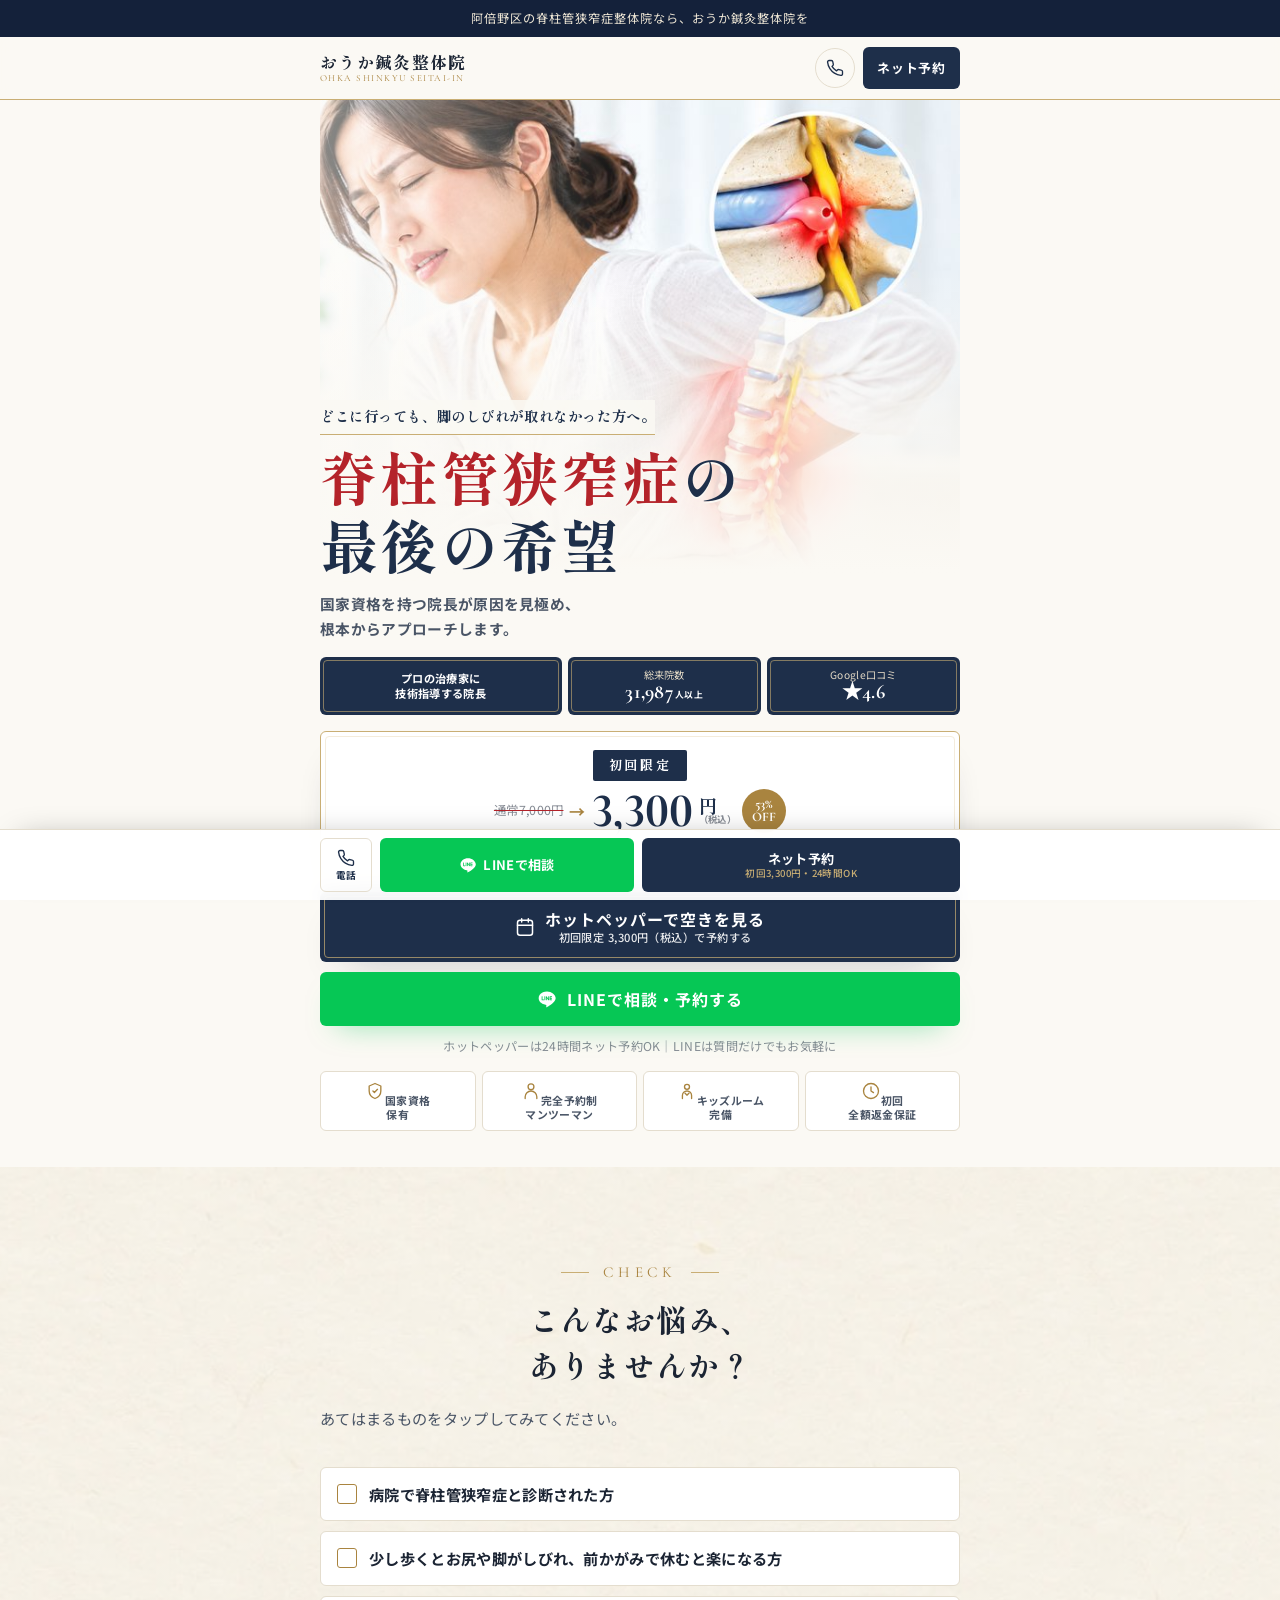
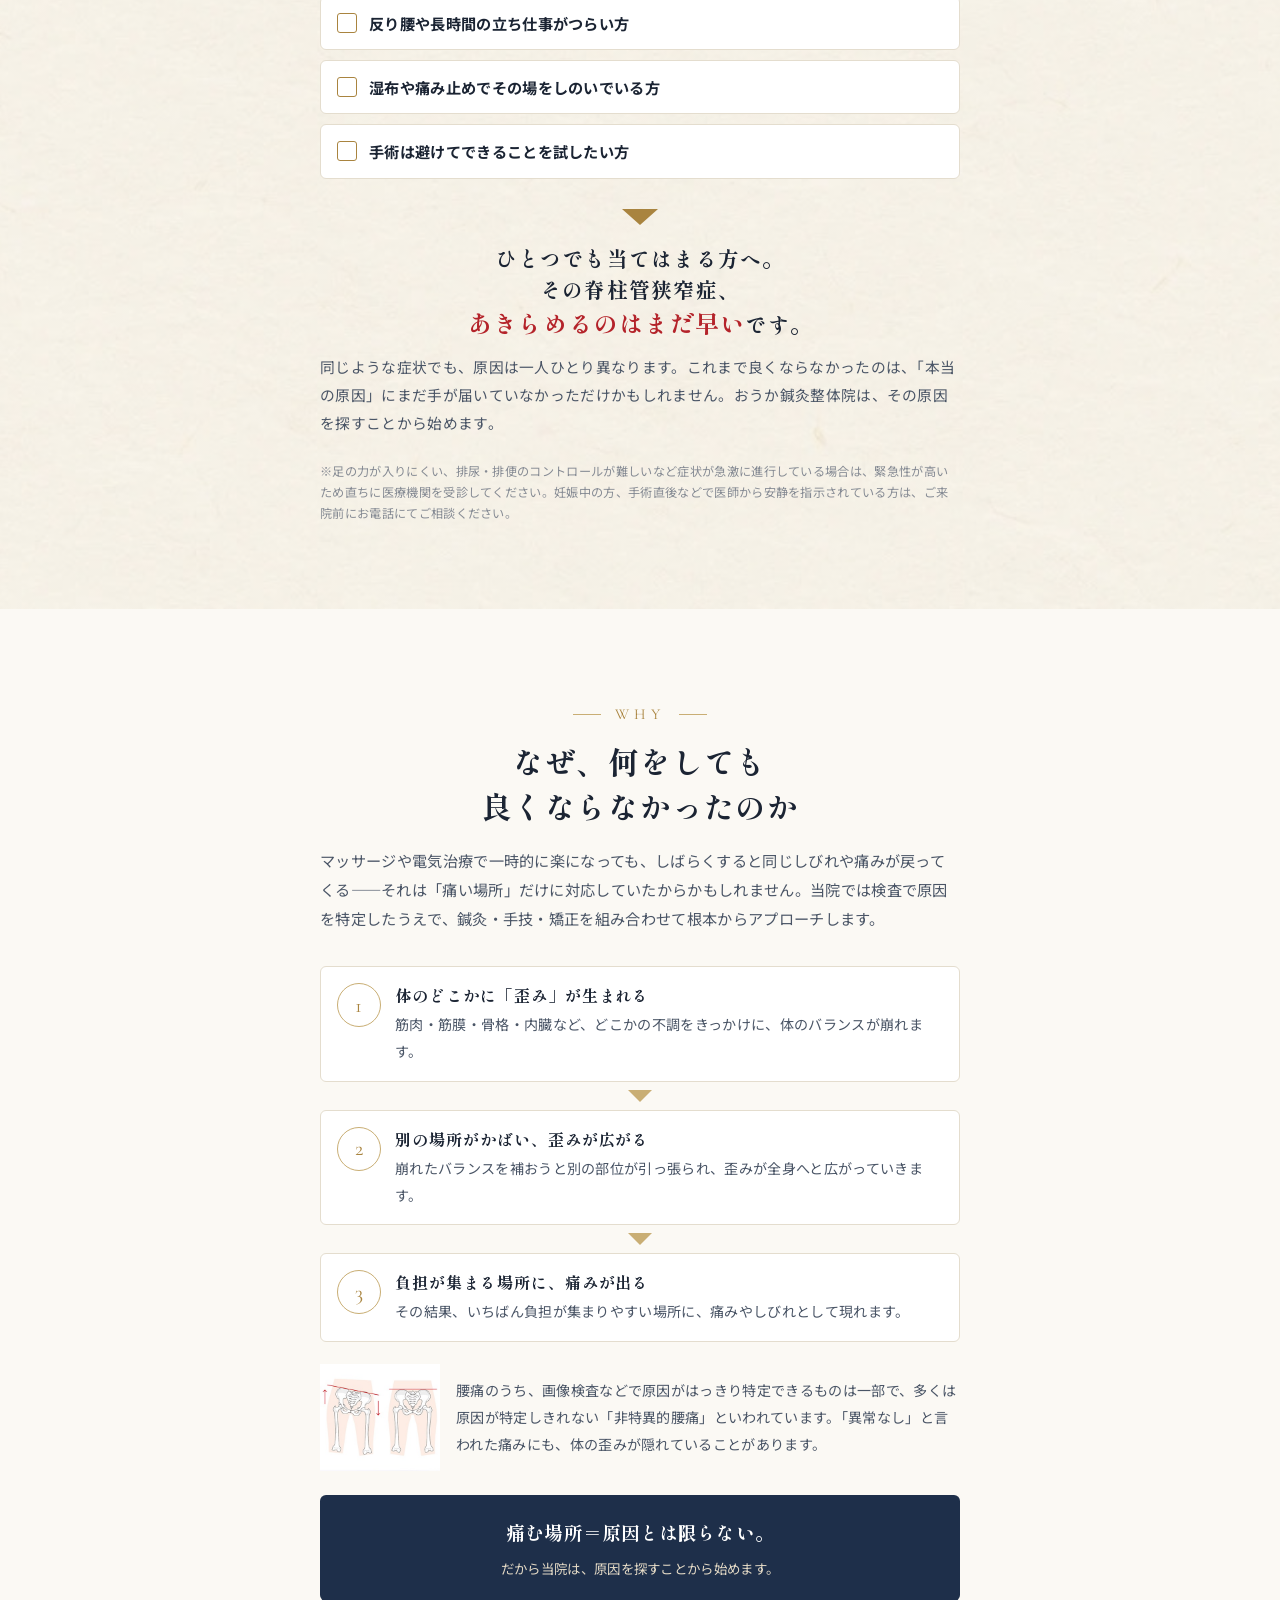
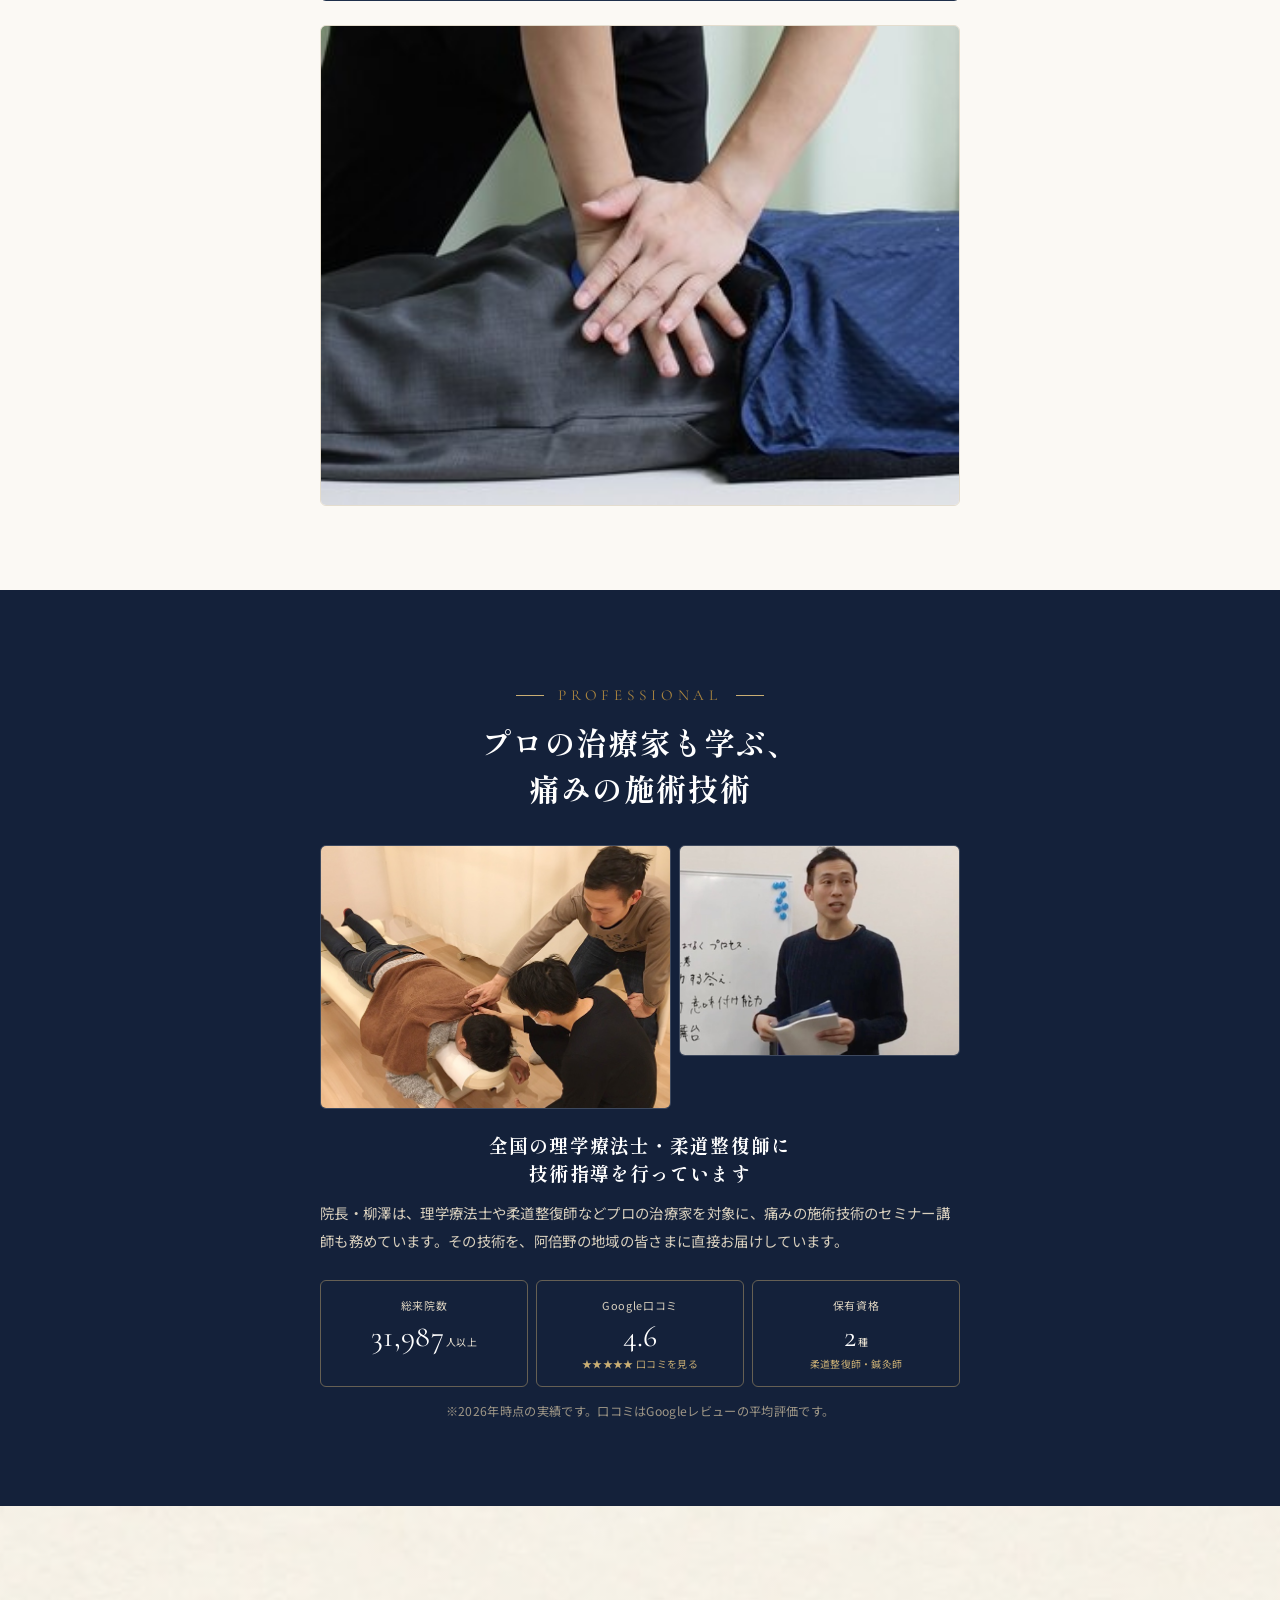
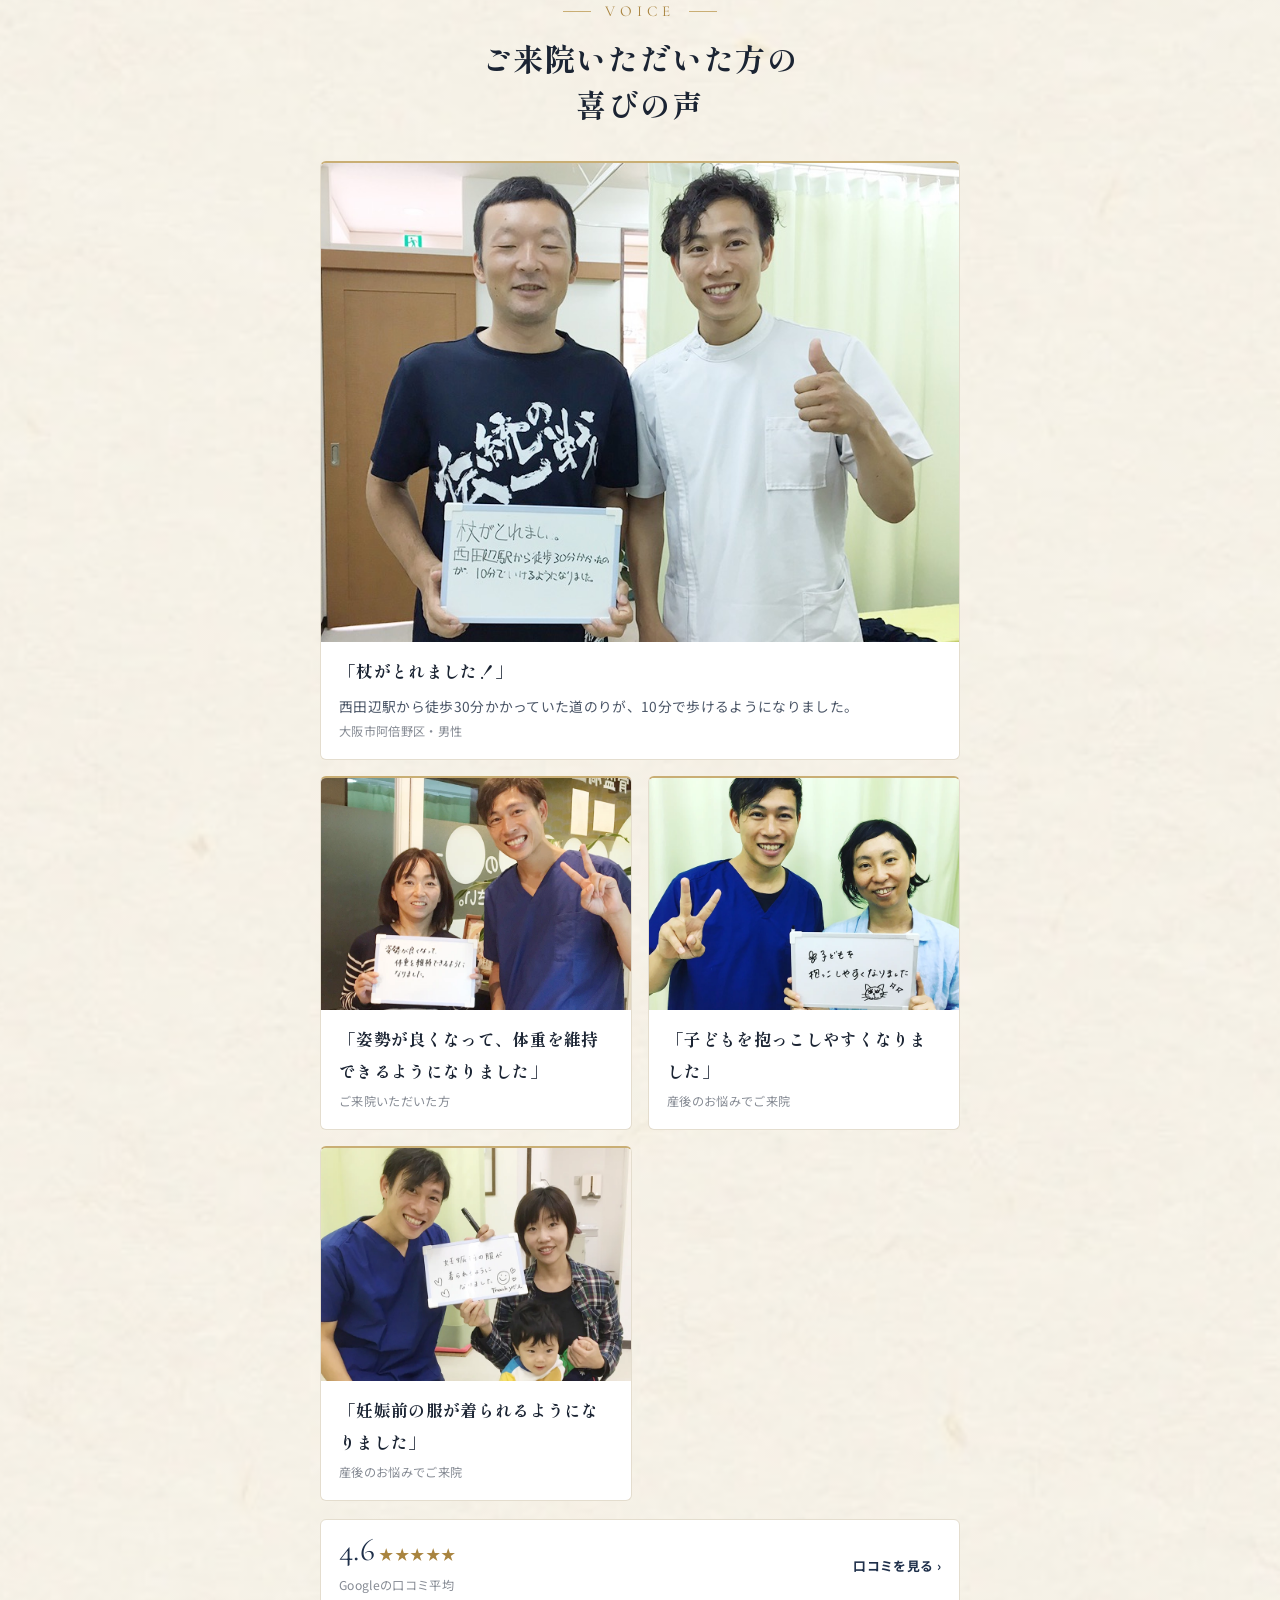
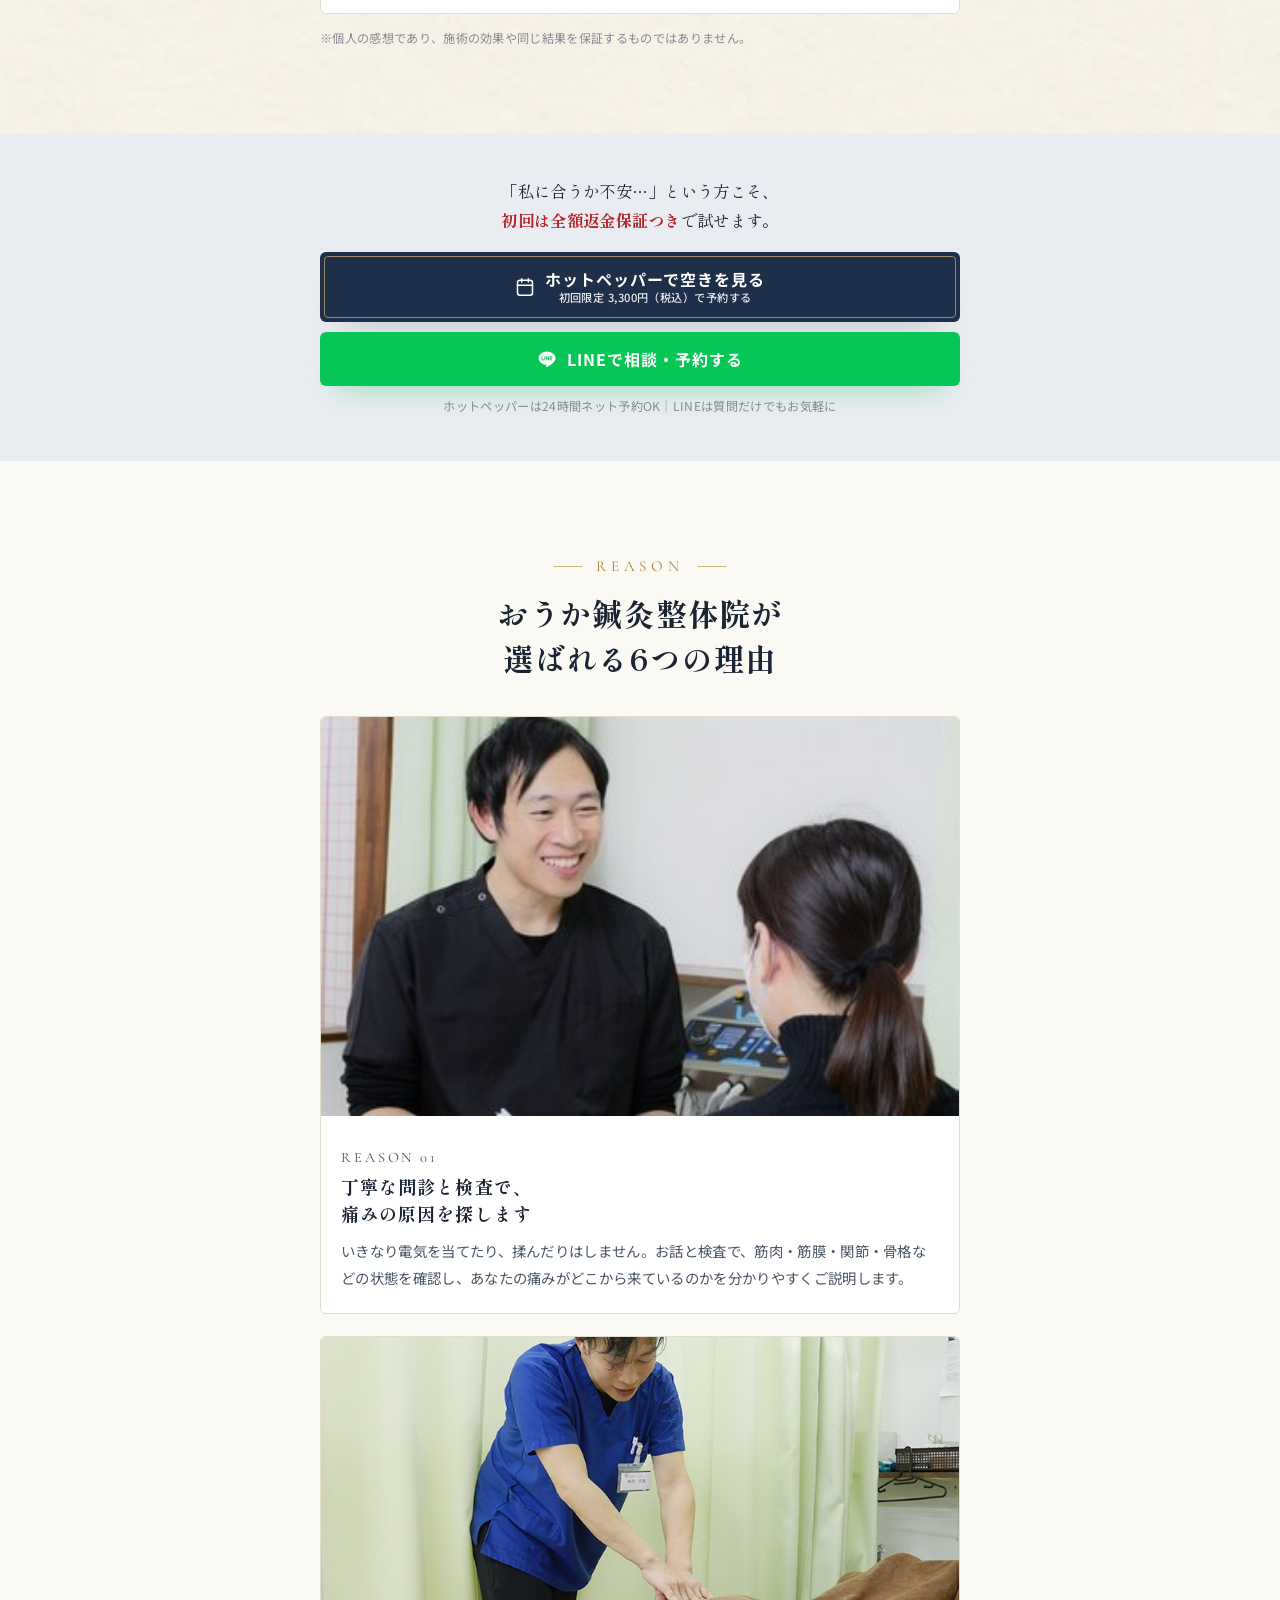
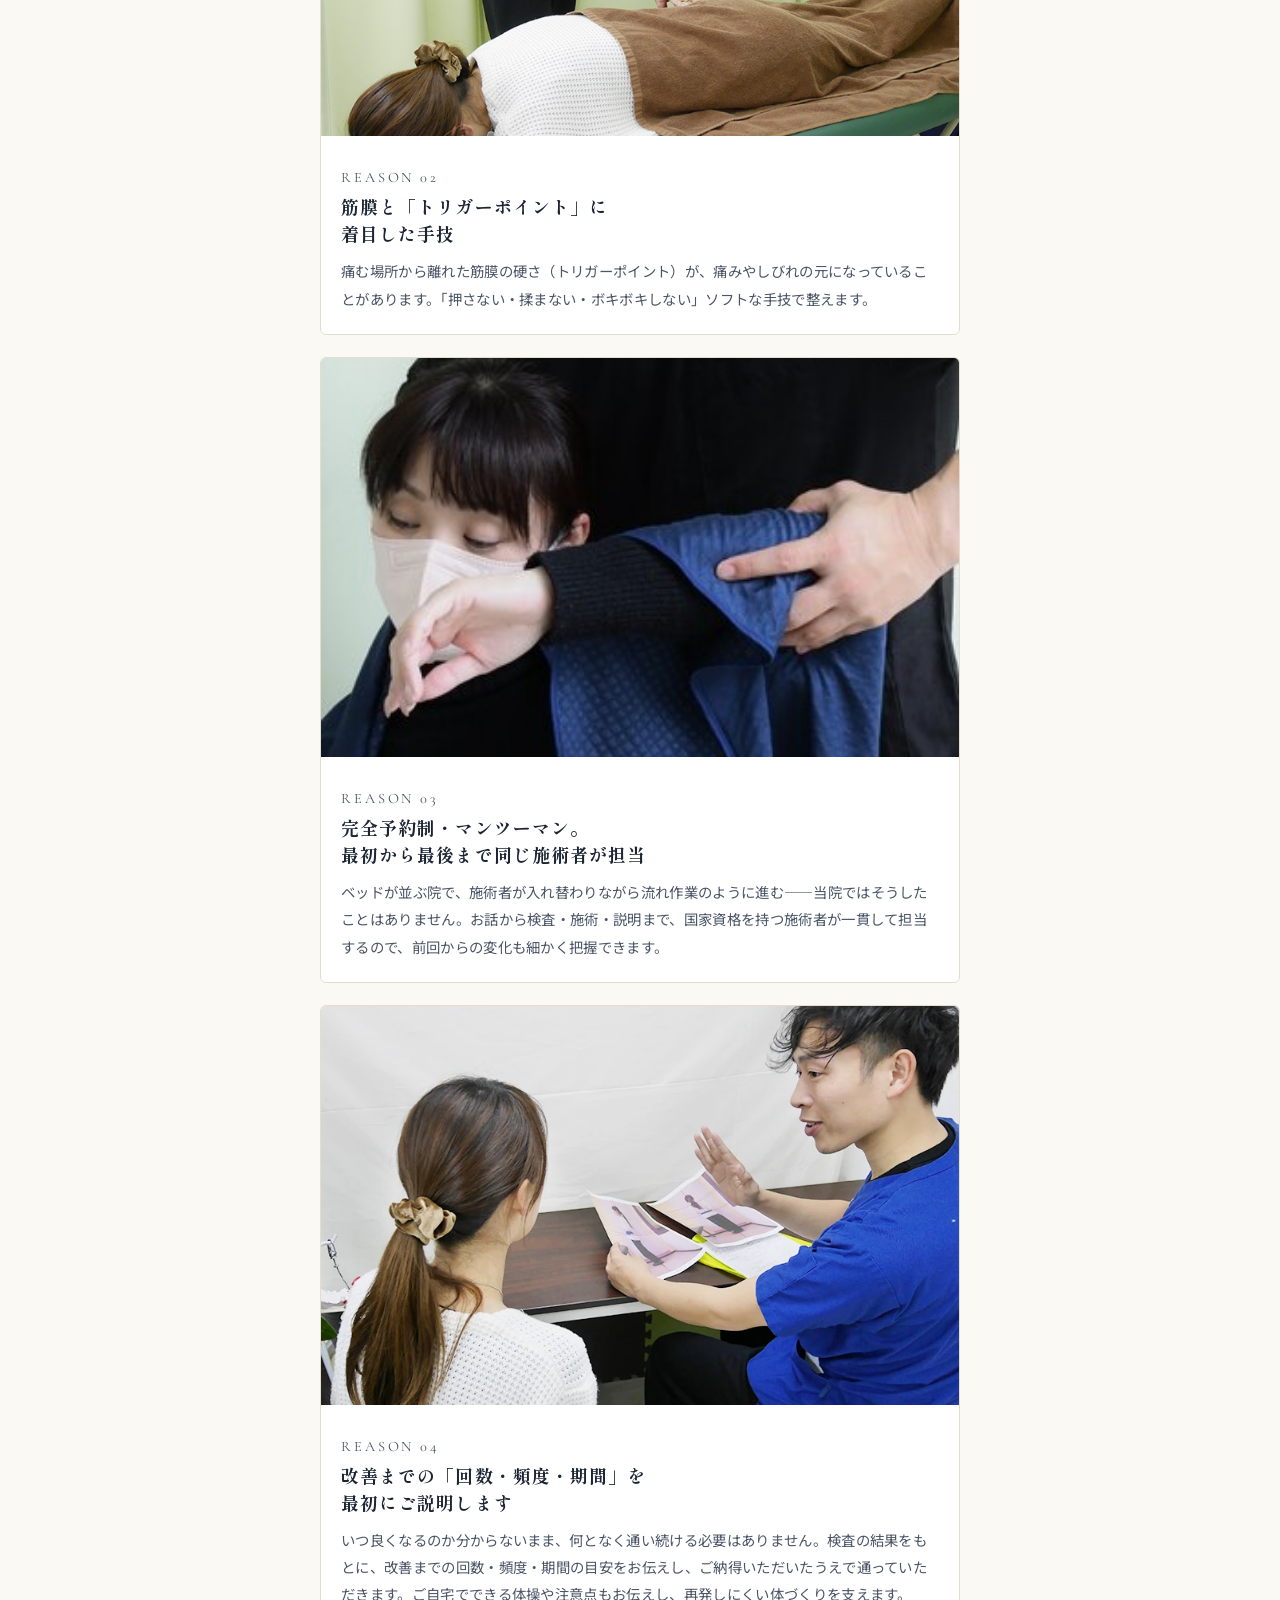
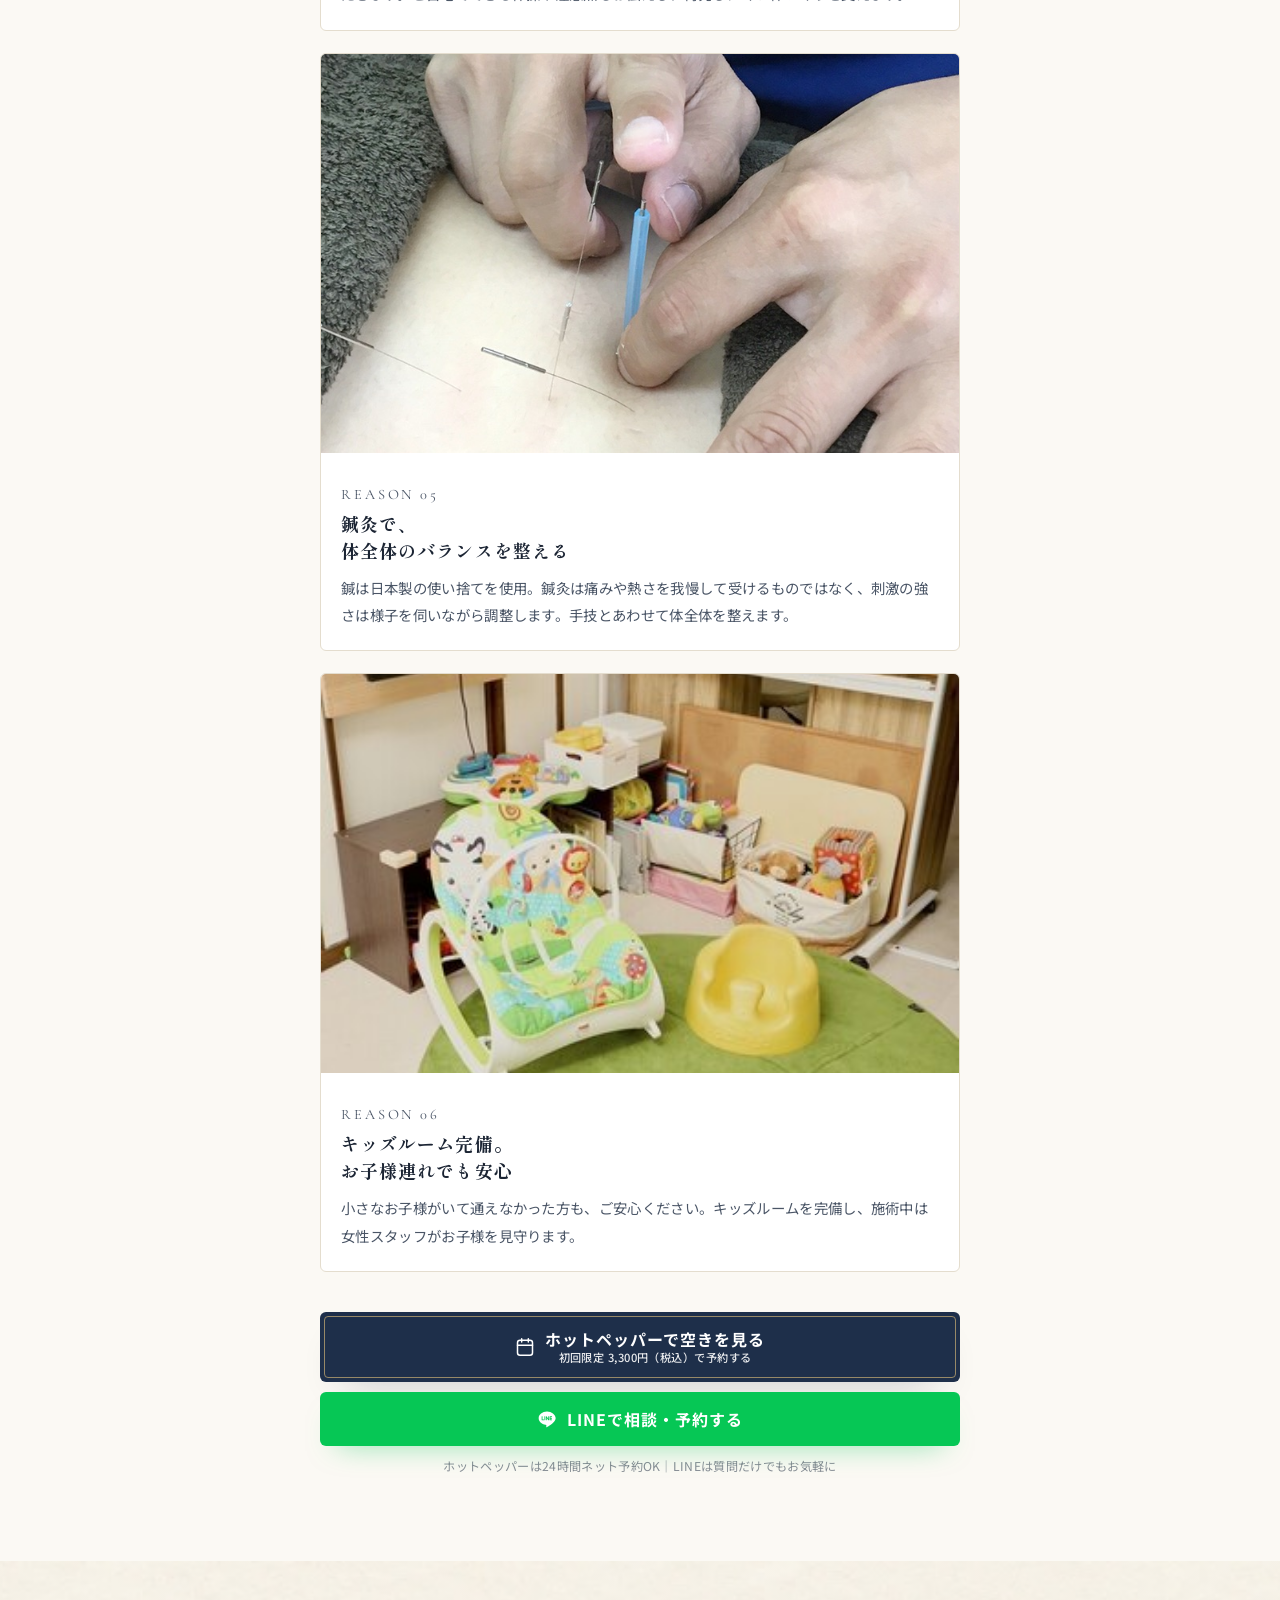
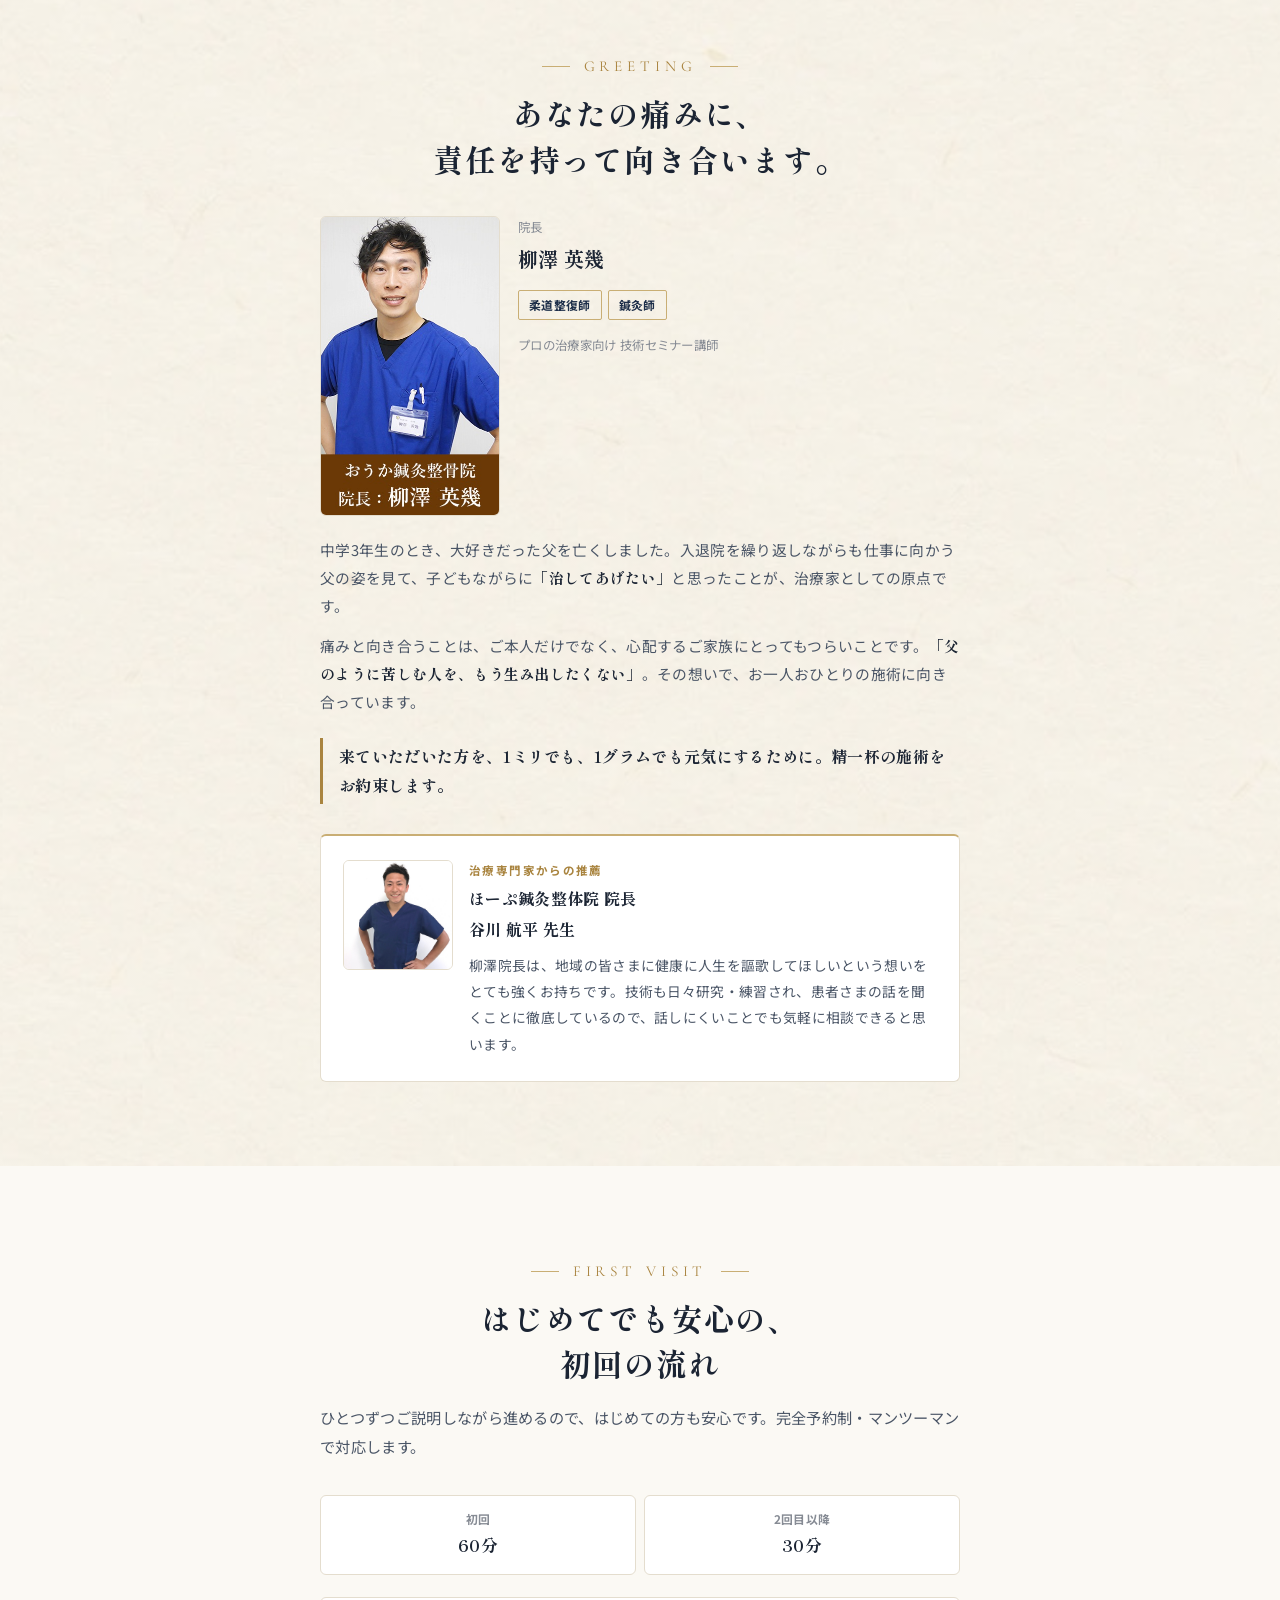
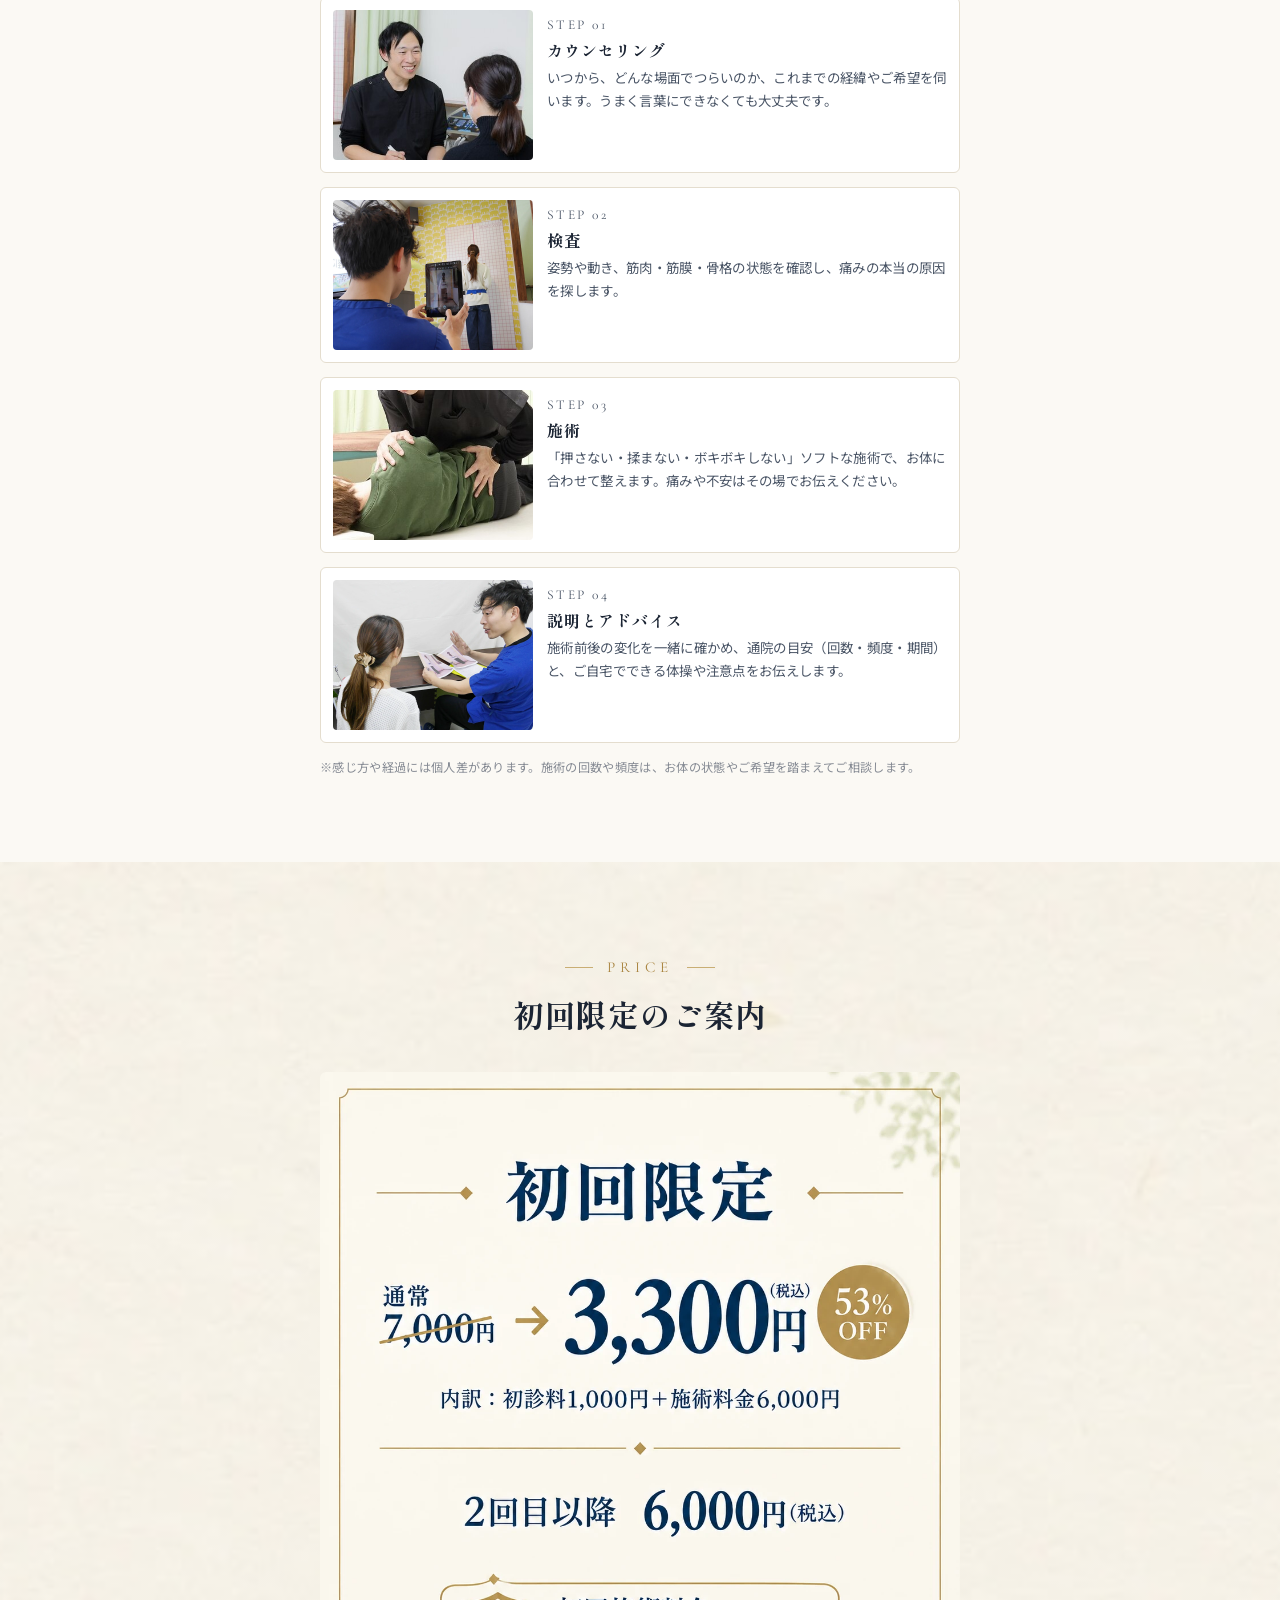
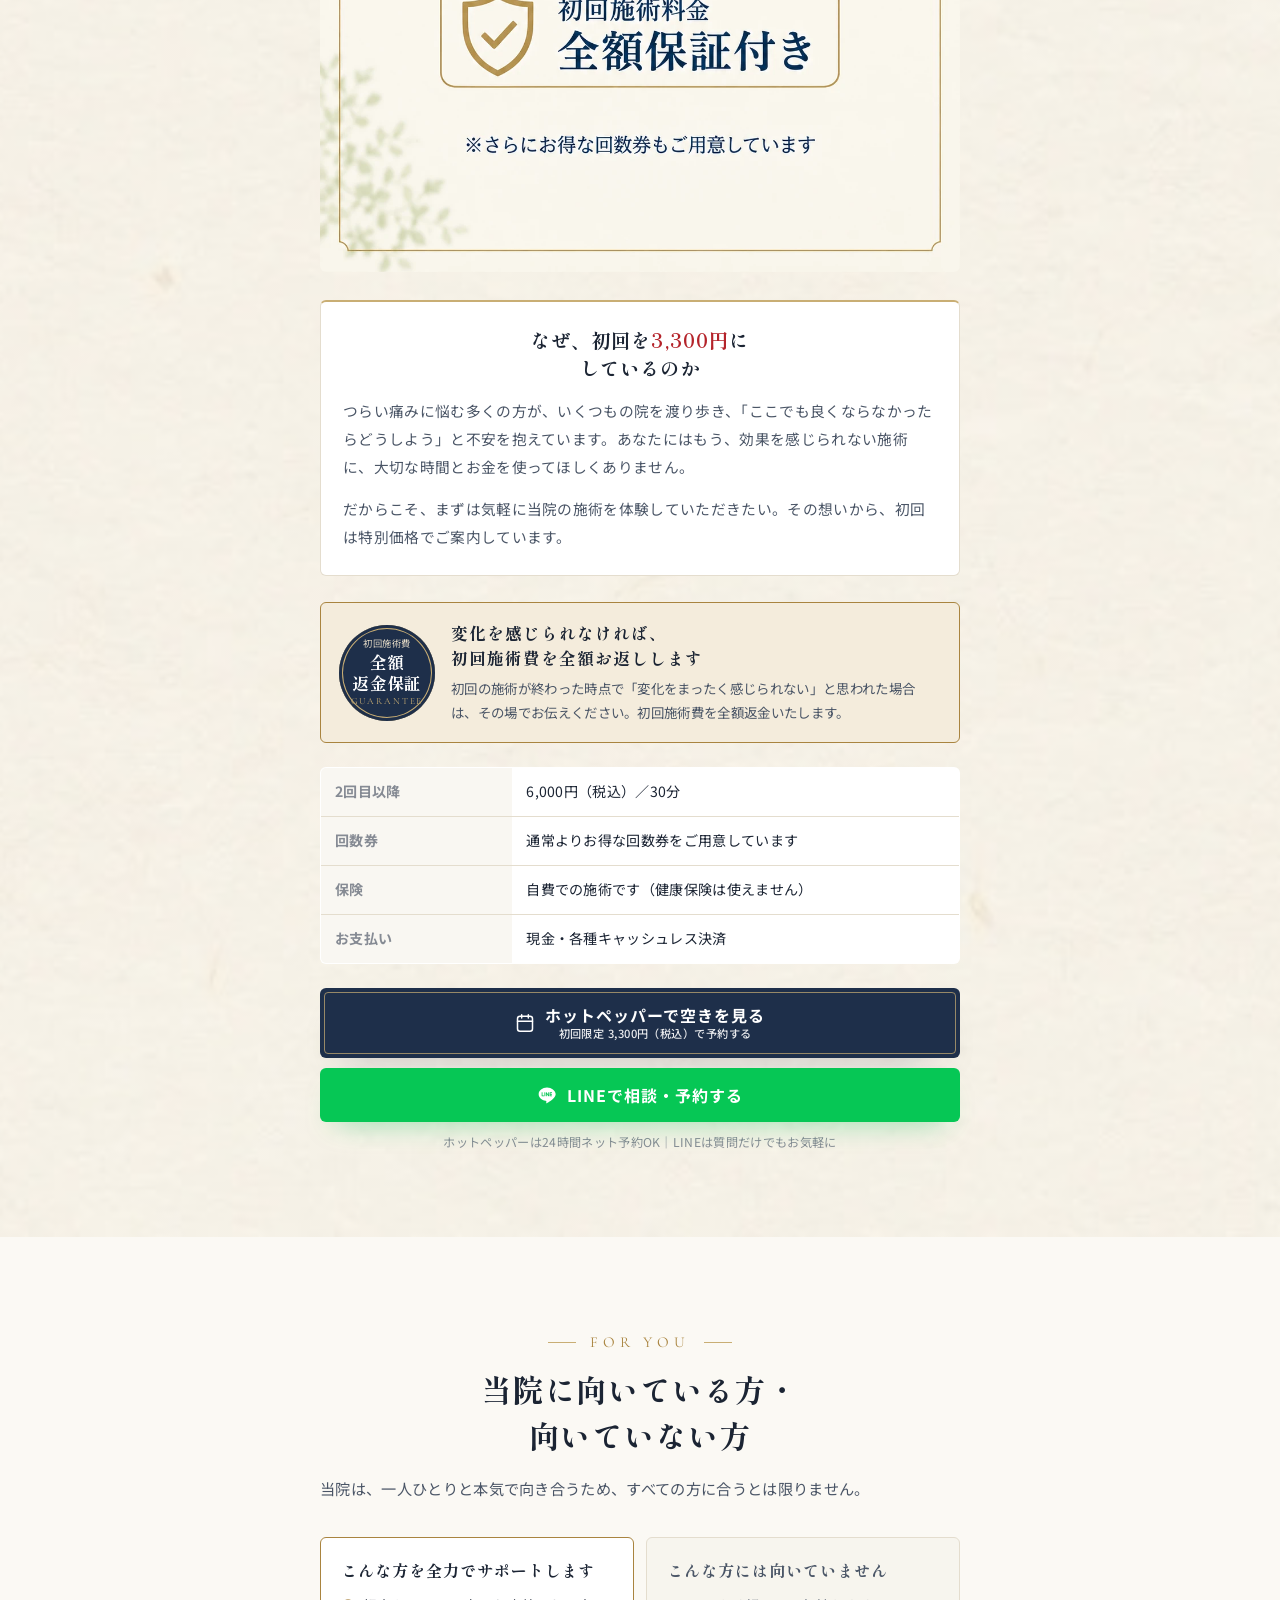
<file: sekichukan-kyosakusho/index.html>
<!DOCTYPE html>
<html lang="ja">
<head>
<meta name="robots" content="noindex, nofollow">
<meta charset="utf-8">
<meta name="viewport" content="width=device-width, initial-scale=1">
<title>脊柱管狭窄症改善メニュー｜おうか鍼灸整体院</title>
<meta name="description" content="大阪市阿倍野区・おうか鍼灸整体院の脊柱管狭窄症改善メニュー。歩くとお尻や脚がしびれる、休み休みでないと歩けないなどのお悩みに根本からアプローチ。新規様限定価格でご案内中。ご予約はホットペッパービューティーから。">
<meta name="theme-color" content="#1E2F4A">
<meta property="og:title" content="脊柱管狭窄症改善メニュー｜おうか鍼灸整体院">
<meta property="og:description" content="大阪市阿倍野区・おうか鍼灸整体院の脊柱管狭窄症改善メニュー。歩くとお尻や脚がしびれる、休み休みでないと歩けないなどのお悩みに根本からアプローチ。新規様限定価格でご案内中。ご予約はホットペッパービューティーから。">
<meta property="og:type" content="website">

<link rel="preconnect" href="https://fonts.googleapis.com">
<link rel="preconnect" href="https://fonts.gstatic.com" crossorigin>
<link rel="stylesheet" href="https://fonts.googleapis.com/css2?family=Shippori+Mincho:wght@500;600;700;800&family=Noto+Sans+JP:wght@400;500;700&family=Cormorant+Garamond:wght@500;600;700&display=swap">
<link rel="stylesheet" href="../assets/lp.css">
</head>
<body class="">
<p class="topline">阿倍野区の脊柱管狭窄症整体院なら、おうか鍼灸整体院を</p>
<header class="site-header">
  <div class="wrap">
    <a href="#top" class="logo"><b>おうか鍼灸整体院</b><small>OHKA SHINKYU SEITAI-IN</small></a>
    <div class="head-actions">
      <a href="tel:0666219189" class="head-tel" aria-label="電話する"><svg viewBox="0 0 24 24" fill="none" stroke="currentColor" stroke-width="1.8" stroke-linecap="round" stroke-linejoin="round"><path d="M22 16.9v3a2 2 0 0 1-2.2 2 19.8 19.8 0 0 1-8.6-3.1 19.5 19.5 0 0 1-6-6 19.8 19.8 0 0 1-3.1-8.7A2 2 0 0 1 4.1 2h3a2 2 0 0 1 2 1.7c.1 1 .3 2 .6 2.9a2 2 0 0 1-.5 2.1L8 9.9a16 16 0 0 0 6 6l1.2-1.2a2 2 0 0 1 2.1-.5c.9.3 1.9.5 2.9.6a2 2 0 0 1 1.8 2Z"/></svg></a>
      <a href="https://beauty.hotpepper.jp/kr/slnH000785185/coupon/" target="_blank" rel="noopener" class="head-cta js-reserve">ネット予約</a>
    </div>
  </div>
</header>

<main id="top">
<section class="fv">
    <div class="fv-photo"><img src="../images/fv/sekichukan-kyosakusho.jpg" fetchpriority="high" alt=""></div>
    <div class="wrap fv-copy">
      <p class="fv-lead">どこに行っても、脚のしびれが取れなかった方へ。</p>
      <h1 class="fv-title"><span class="red">脊柱管狭窄症</span>の<br>最後の希望</h1>
      <p class="fv-sub">国家資格を持つ院長が原因を見極め、<br>根本からアプローチします。</p>
      <ul class="fv-chips"><li><span>プロの治療家に<br>技術指導する院長</span></li><li><span>総来院数</span><b>31,987<small>人以上</small></b></li><li><span>Google口コミ</span><b>★4.6</b></li></ul>
      <div class="offer" id="offer">
        <div class="offer-bar"><p class="ob-label">初回限定</p><p class="ob-price"><s>通常7,000円</s><span class="ob-arrow">→</span><b class="num">3,300</b><span class="ob-yen">円<small>（税込）</small></span><span class="ob-off">53%<br>OFF</span></p><p class="ob-sub">初回 全額返金保証つき｜2回目以降 6,000円</p></div>
      <div class="cta-stack">
        <a href="https://beauty.hotpepper.jp/kr/slnH000785185/coupon/" target="_blank" rel="noopener" class="btn btn-reserve js-reserve"><svg viewBox="0 0 24 24" fill="none" stroke="currentColor" stroke-width="1.8" stroke-linecap="round" stroke-linejoin="round"><rect x="3" y="4" width="18" height="18" rx="3"/><path d="M16 2v4M8 2v4M3 10h18"/></svg><span class="btn-txt">ホットペッパーで空きを見る<small>初回限定 3,300円（税込）で予約する</small></span></a>
        <a href="https://lin.ee/Y1Ww8T6" target="_blank" rel="noopener" class="btn btn-line js-line"><svg viewBox="0 0 24 24" fill="currentColor"><path d="M12 3C6.5 3 2 6.6 2 11c0 3.9 3.5 7.2 8.3 7.9.3.1.8.2.9.5.1.3.1.7 0 1l-.1.9c0 .3-.2 1 .9.5s6-3.5 8.2-6.1c1.5-1.6 2.2-3.2 2.2-4.8C22 6.6 17.5 3 12 3Zm-4 10.6H6.1c-.3 0-.5-.2-.5-.5V9.3c0-.3.2-.5.5-.5s.5.2.5.5v3.3H8c.3 0 .5.2.5.5s-.2.5-.5.5Zm1.9-.5c0 .3-.2.5-.5.5s-.5-.2-.5-.5V9.3c0-.3.2-.5.5-.5s.5.2.5.5v3.8Zm4.6 0c0 .2-.1.4-.3.5h-.2c-.2 0-.3-.1-.4-.2l-1.9-2.6v2.3c0 .3-.2.5-.5.5s-.5-.2-.5-.5V9.3c0-.2.1-.4.3-.5h.2c.2 0 .3.1.4.2l1.9 2.6V9.3c0-.3.2-.5.5-.5s.5.2.5.5v3.8Zm3.1-2.4c.3 0 .5.2.5.5s-.2.5-.5.5h-1.4v.9h1.4c.3 0 .5.2.5.5s-.2.5-.5.5h-1.9c-.3 0-.5-.2-.5-.5V9.3c0-.3.2-.5.5-.5h1.9c.3 0 .5.2.5.5s-.2.5-.5.5h-1.4v.9h1.4Z"/></svg><span>LINEで相談・予約する</span></a>
      </div>
      <p class="cta-note">ホットペッパーは24時間ネット予約OK｜LINEは質問だけでもお気軽に</p>
        <ul class="offer-badges"><li><svg viewBox="0 0 24 24" fill="none" stroke="currentColor" stroke-width="1.6" stroke-linecap="round" stroke-linejoin="round"><path d="M12 3l7 3v6c0 4.5-3 7.5-7 9-4-1.5-7-4.5-7-9V6l7-3Z"/><path d="M9.5 12l1.8 1.8L15 10"/></svg>国家資格<br>保有</li><li><svg viewBox="0 0 24 24" fill="none" stroke="currentColor" stroke-width="1.6" stroke-linecap="round" stroke-linejoin="round"><circle cx="12" cy="7" r="3.5"/><path d="M5 21v-2a7 7 0 0 1 14 0v2"/></svg>完全予約制<br>マンツーマン</li><li><svg viewBox="0 0 24 24" fill="none" stroke="currentColor" stroke-width="1.6" stroke-linecap="round" stroke-linejoin="round"><circle cx="12" cy="7" r="3"/><path d="M6.5 21v-3.5a5.5 5.5 0 0 1 11 0V21"/><path d="M9.5 14.5 12 17l2.5-2.5"/></svg>キッズルーム<br>完備</li><li><svg viewBox="0 0 24 24" fill="none" stroke="currentColor" stroke-width="1.6" stroke-linecap="round" stroke-linejoin="round"><circle cx="12" cy="12" r="9"/><path d="M12 7v5l3 2"/></svg>初回<br>全額返金保証</li></ul>
      </div>
    </div>
  </section>

<section class="sec band" id="concern">
    <div class="wrap">
    <div class="sec-head">
      <p class="sec-en">Check</p>
      <h2>こんなお悩み、<br>ありませんか？</h2>
      <p class="lead">あてはまるものをタップしてみてください。</p>
    </div>
      <ul class="checks"><li>病院で脊柱管狭窄症と診断された方</li><li>少し歩くとお尻や脚がしびれ、前かがみで休むと楽になる方</li><li>反り腰や長時間の立ち仕事がつらい方</li><li>湿布や痛み止めでその場をしのいでいる方</li><li>手術は避けてできることを試したい方</li></ul>
      <div class="turn">
        <div class="turn-arrow"></div>
        <h3>ひとつでも当てはまる方へ。<br>その脊柱管狭窄症、<br><span class="red">あきらめるのはまだ早い</span>です。</h3>
        <p>同じような症状でも、原因は一人ひとり異なります。これまで良くならなかったのは、「本当の原因」にまだ手が届いていなかっただけかもしれません。おうか鍼灸整体院は、その原因を探すことから始めます。</p>
      </div>
      <p class="note mt-m">※足の力が入りにくい、排尿・排便のコントロールが難しいなど症状が急激に進行している場合は、緊急性が高いため直ちに医療機関を受診してください。妊娠中の方、手術直後などで医師から安静を指示されている方は、ご来院前にお電話にてご相談ください。</p>
    </div>
  </section>

<section class="sec" id="why">
    <div class="wrap">
    <div class="sec-head">
      <p class="sec-en">Why</p>
      <h2>なぜ、何をしても<br>良くならなかったのか</h2>
      <p class="lead">マッサージや電気治療で一時的に楽になっても、しばらくすると同じしびれや痛みが戻ってくる――それは「痛い場所」だけに対応していたからかもしれません。当院では検査で原因を特定したうえで、鍼灸・手技・矯正を組み合わせて根本からアプローチします。</p>
    </div>
      <div class="cause-flow mt-m">
        <div class="cause-step reveal"><span class="n">1</span><div><h3>体のどこかに「歪み」が生まれる</h3><p>筋肉・筋膜・骨格・内臓など、どこかの不調をきっかけに、体のバランスが崩れます。</p></div></div>
        <div class="cause-arrow" aria-hidden="true"></div>
        <div class="cause-step reveal"><span class="n">2</span><div><h3>別の場所がかばい、歪みが広がる</h3><p>崩れたバランスを補おうと別の部位が引っ張られ、歪みが全身へと広がっていきます。</p></div></div>
        <div class="cause-arrow" aria-hidden="true"></div>
        <div class="cause-step reveal"><span class="n">3</span><div><h3>負担が集まる場所に、痛みが出る</h3><p>その結果、いちばん負担が集まりやすい場所に、痛みやしびれとして現れます。</p></div></div>
      </div>
      <div class="cause-fig">
        <img src="../images/hp/why_img002.jpg" width="360" height="320" loading="lazy" alt="骨盤の傾きのイメージ図">
        <p>腰痛のうち、画像検査などで原因がはっきり特定できるものは一部で、多くは原因が特定しきれない「非特異的腰痛」といわれています。「異常なし」と言われた痛みにも、体の歪みが隠れていることがあります。</p>
      </div>
      <div class="key reveal"><b>痛む場所＝原因とは限らない。</b><span>だから当院は、原因を探すことから始めます。</span></div>
      <figure class="photo mt-m reveal"><img src="../images/hpb/lowback2.jpg" loading="lazy" alt="腰から姿勢を整える施術"></figure>
    </div>
  </section>

<section class="sec dark" id="professional">
    <div class="wrap">
    <div class="sec-head">
      <p class="sec-en">Professional</p>
      <h2>プロの治療家も学ぶ、<br>痛みの施術技術</h2>
    </div>
      <div class="auth-photos reveal">
        <div class="photo"><img src="../images/hp/seminar01.jpg" width="800" height="533" loading="lazy" alt="治療家向けセミナーで院長が施術を指導している様子"></div>
        <div class="photo"><img src="../images/hp/seminar02.jpg" width="800" height="533" loading="lazy" alt="セミナーで講師を務める院長"></div>
      </div>
      <div class="auth-copy">
        <h3>全国の理学療法士・柔道整復師に<br>技術指導を行っています</h3>
        <p>院長・柳澤は、理学療法士や柔道整復師などプロの治療家を対象に、痛みの施術技術のセミナー講師も務めています。その技術を、阿倍野の地域の皆さまに直接お届けしています。</p>
      </div>
      <div class="stats">
        <div class="stat"><p class="stat-label">総来院数</p><p class="stat-num">31,987<small>人以上</small></p></div>
        <div class="stat"><a href="https://maps.app.goo.gl/wEtdczeHVXq5hBLx5" target="_blank" rel="noopener"><p class="stat-label">Google口コミ</p><p class="stat-num">4.6</p><p class="stat-sub">★★★★★ 口コミを見る</p></a></div>
        <div class="stat"><p class="stat-label">保有資格</p><p class="stat-num">2<small>種</small></p><p class="stat-sub">柔道整復師・鍼灸師</p></div>
      </div>
      <p class="note mt-s center" style="color:#9F9787;">※2026年時点の実績です。口コミはGoogleレビューの平均評価です。</p>
    </div>
  </section>

<section class="sec band" id="voice">
    <div class="wrap">
    <div class="sec-head">
      <p class="sec-en">Voice</p>
      <h2>ご来院いただいた方の<br>喜びの声</h2>
    </div>
      <div class="voice-list">
        <figure class="voice reveal"><img src="../images/hp/voice001.jpg" width="800" height="600" loading="lazy" alt="ご来院いただいた方と院長の写真。ボードに「杖がとれました！」">
          <figcaption><p class="v-title">「杖がとれました！」</p><p class="note" style="color:var(--ink-soft);font-size:.86rem;margin-top:6px;">西田辺駅から徒歩30分かかっていた道のりが、10分で歩けるようになりました。</p><p class="v-who">大阪市阿倍野区・男性</p></figcaption></figure>
        <figure class="voice reveal"><img src="../images/voice-posture.webp" width="800" height="600" loading="lazy" alt="ご来院いただいた方と院長の写真。ボードに「姿勢が良くなって、体重を維持できるようになりました」">
          <figcaption><p class="v-title">「姿勢が良くなって、体重を維持できるようになりました」</p><p class="v-who">ご来院いただいた方</p></figcaption></figure>
        <figure class="voice reveal"><img src="../images/voice-holding.webp" width="800" height="600" loading="lazy" alt="ご来院いただいた方と院長の写真。ボードに「子どもを抱っこしやすくなりました」">
          <figcaption><p class="v-title">「子どもを抱っこしやすくなりました」</p><p class="v-who">産後のお悩みでご来院</p></figcaption></figure>
        <figure class="voice reveal"><img src="../images/voice-clothes.webp" width="800" height="600" loading="lazy" alt="ご来院いただいた方と院長の写真。ボードに「妊娠前の服が着られるようになりました」">
          <figcaption><p class="v-title">「妊娠前の服が着られるようになりました」</p><p class="v-who">産後のお悩みでご来院</p></figcaption></figure>
      </div>
      <a class="review" href="https://maps.app.goo.gl/wEtdczeHVXq5hBLx5" target="_blank" rel="noopener"><span><span class="score">4.6</span> <span class="stars">★★★★★</span><br><span class="note">Googleの口コミ平均</span></span><span class="go">口コミを見る ›</span></a>
      <p class="note mt-s">※個人の感想であり、施術の効果や同じ結果を保証するものではありません。</p>
    </div>
  </section>

<section class="sec mid-cta">
    <div class="wrap">
      <p class="mid-lead">「私に合うか不安…」という方こそ、<br><b>初回は全額返金保証つき</b>で試せます。</p>
      <div class="cta-stack">
        <a href="https://beauty.hotpepper.jp/kr/slnH000785185/coupon/" target="_blank" rel="noopener" class="btn btn-reserve js-reserve"><svg viewBox="0 0 24 24" fill="none" stroke="currentColor" stroke-width="1.8" stroke-linecap="round" stroke-linejoin="round"><rect x="3" y="4" width="18" height="18" rx="3"/><path d="M16 2v4M8 2v4M3 10h18"/></svg><span class="btn-txt">ホットペッパーで空きを見る<small>初回限定 3,300円（税込）で予約する</small></span></a>
        <a href="https://lin.ee/Y1Ww8T6" target="_blank" rel="noopener" class="btn btn-line js-line"><svg viewBox="0 0 24 24" fill="currentColor"><path d="M12 3C6.5 3 2 6.6 2 11c0 3.9 3.5 7.2 8.3 7.9.3.1.8.2.9.5.1.3.1.7 0 1l-.1.9c0 .3-.2 1 .9.5s6-3.5 8.2-6.1c1.5-1.6 2.2-3.2 2.2-4.8C22 6.6 17.5 3 12 3Zm-4 10.6H6.1c-.3 0-.5-.2-.5-.5V9.3c0-.3.2-.5.5-.5s.5.2.5.5v3.3H8c.3 0 .5.2.5.5s-.2.5-.5.5Zm1.9-.5c0 .3-.2.5-.5.5s-.5-.2-.5-.5V9.3c0-.3.2-.5.5-.5s.5.2.5.5v3.8Zm4.6 0c0 .2-.1.4-.3.5h-.2c-.2 0-.3-.1-.4-.2l-1.9-2.6v2.3c0 .3-.2.5-.5.5s-.5-.2-.5-.5V9.3c0-.2.1-.4.3-.5h.2c.2 0 .3.1.4.2l1.9 2.6V9.3c0-.3.2-.5.5-.5s.5.2.5.5v3.8Zm3.1-2.4c.3 0 .5.2.5.5s-.2.5-.5.5h-1.4v.9h1.4c.3 0 .5.2.5.5s-.2.5-.5.5h-1.9c-.3 0-.5-.2-.5-.5V9.3c0-.3.2-.5.5-.5h1.9c.3 0 .5.2.5.5s-.2.5-.5.5h-1.4v.9h1.4Z"/></svg><span>LINEで相談・予約する</span></a>
      </div>
      <p class="cta-note">ホットペッパーは24時間ネット予約OK｜LINEは質問だけでもお気軽に</p>
    </div>
  </section>

<section class="sec" id="reason">
    <div class="wrap">
    <div class="sec-head">
      <p class="sec-en">Reason</p>
      <h2>おうか鍼灸整体院が<br>選ばれる6つの理由</h2>
    </div>
      <div class="reasons">
        <article class="reason reveal">
          <div class="photo"><img src="../images/hpb/counseling.jpg" width="800" height="600" loading="lazy" alt=""></div>
          <div class="reason-body"><p class="reason-no">REASON 01</p><h3>丁寧な問診と検査で、<br>痛みの原因を探します</h3><p>いきなり電気を当てたり、揉んだりはしません。お話と検査で、筋肉・筋膜・関節・骨格などの状態を確認し、あなたの痛みがどこから来ているのかを分かりやすくご説明します。</p></div>
        </article>
        <article class="reason reveal">
          <div class="photo"><img src="../images/hp/reason02.jpg" width="800" height="600" loading="lazy" alt=""></div>
          <div class="reason-body"><p class="reason-no">REASON 02</p><h3>筋膜と「トリガーポイント」に<br>着目した手技</h3><p>痛む場所から離れた筋膜の硬さ（トリガーポイント）が、痛みやしびれの元になっていることがあります。「押さない・揉まない・ボキボキしない」ソフトな手技で整えます。</p></div>
        </article>
        <article class="reason reveal">
          <div class="photo"><img src="../images/hpb/ordermade.jpg" width="800" height="600" loading="lazy" alt=""></div>
          <div class="reason-body"><p class="reason-no">REASON 03</p><h3>完全予約制・マンツーマン。<br>最初から最後まで同じ施術者が担当</h3><p>ベッドが並ぶ院で、施術者が入れ替わりながら流れ作業のように進む――当院ではそうしたことはありません。お話から検査・施術・説明まで、国家資格を持つ施術者が一貫して担当するので、前回からの変化も細かく把握できます。</p></div>
        </article>
        <article class="reason reveal">
          <div class="photo"><img src="../images/step-advice-photo.webp" width="800" height="600" loading="lazy" alt=""></div>
          <div class="reason-body"><p class="reason-no">REASON 04</p><h3>改善までの「回数・頻度・期間」を<br>最初にご説明します</h3><p>いつ良くなるのか分からないまま、何となく通い続ける必要はありません。検査の結果をもとに、改善までの回数・頻度・期間の目安をお伝えし、ご納得いただいたうえで通っていただきます。ご自宅でできる体操や注意点もお伝えし、再発しにくい体づくりを支えます。</p></div>
        </article>
        <article class="reason reveal">
          <div class="photo"><img src="../images/hp/reason05.jpg" width="800" height="600" loading="lazy" alt=""></div>
          <div class="reason-body"><p class="reason-no">REASON 05</p><h3>鍼灸で、<br>体全体のバランスを整える</h3><p>鍼は日本製の使い捨てを使用。鍼灸は痛みや熱さを我慢して受けるものではなく、刺激の強さは様子を伺いながら調整します。手技とあわせて体全体を整えます。</p></div>
        </article>
        <article class="reason reveal">
          <div class="photo"><img src="../images/hpb/kids.jpg" width="800" height="600" loading="lazy" alt=""></div>
          <div class="reason-body"><p class="reason-no">REASON 06</p><h3>キッズルーム完備。<br>お子様連れでも安心</h3><p>小さなお子様がいて通えなかった方も、ご安心ください。キッズルームを完備し、施術中は女性スタッフがお子様を見守ります。</p></div>
        </article>
      </div>
      <div class="mt-l">
      <div class="cta-stack">
        <a href="https://beauty.hotpepper.jp/kr/slnH000785185/coupon/" target="_blank" rel="noopener" class="btn btn-reserve js-reserve"><svg viewBox="0 0 24 24" fill="none" stroke="currentColor" stroke-width="1.8" stroke-linecap="round" stroke-linejoin="round"><rect x="3" y="4" width="18" height="18" rx="3"/><path d="M16 2v4M8 2v4M3 10h18"/></svg><span class="btn-txt">ホットペッパーで空きを見る<small>初回限定 3,300円（税込）で予約する</small></span></a>
        <a href="https://lin.ee/Y1Ww8T6" target="_blank" rel="noopener" class="btn btn-line js-line"><svg viewBox="0 0 24 24" fill="currentColor"><path d="M12 3C6.5 3 2 6.6 2 11c0 3.9 3.5 7.2 8.3 7.9.3.1.8.2.9.5.1.3.1.7 0 1l-.1.9c0 .3-.2 1 .9.5s6-3.5 8.2-6.1c1.5-1.6 2.2-3.2 2.2-4.8C22 6.6 17.5 3 12 3Zm-4 10.6H6.1c-.3 0-.5-.2-.5-.5V9.3c0-.3.2-.5.5-.5s.5.2.5.5v3.3H8c.3 0 .5.2.5.5s-.2.5-.5.5Zm1.9-.5c0 .3-.2.5-.5.5s-.5-.2-.5-.5V9.3c0-.3.2-.5.5-.5s.5.2.5.5v3.8Zm4.6 0c0 .2-.1.4-.3.5h-.2c-.2 0-.3-.1-.4-.2l-1.9-2.6v2.3c0 .3-.2.5-.5.5s-.5-.2-.5-.5V9.3c0-.2.1-.4.3-.5h.2c.2 0 .3.1.4.2l1.9 2.6V9.3c0-.3.2-.5.5-.5s.5.2.5.5v3.8Zm3.1-2.4c.3 0 .5.2.5.5s-.2.5-.5.5h-1.4v.9h1.4c.3 0 .5.2.5.5s-.2.5-.5.5h-1.9c-.3 0-.5-.2-.5-.5V9.3c0-.3.2-.5.5-.5h1.9c.3 0 .5.2.5.5s-.2.5-.5.5h-1.4v.9h1.4Z"/></svg><span>LINEで相談・予約する</span></a>
      </div>
      <p class="cta-note">ホットペッパーは24時間ネット予約OK｜LINEは質問だけでもお気軽に</p>
      </div>
    </div>
  </section>

<section class="sec band" id="greeting">
    <div class="wrap">
    <div class="sec-head">
      <p class="sec-en">Greeting</p>
      <h2>あなたの痛みに、<br>責任を持って向き合います。</h2>
    </div>
      <div class="greet">
        <figure class="photo reveal"><img src="../images/hp/owner_img.jpg" width="360" height="590" loading="lazy" alt="院長 柳澤 英幾"></figure>
        <div>
          <p class="greet-role">院長</p>
          <p class="greet-name">柳澤 英幾</p>
          <div class="tags"><span>柔道整復師</span><span>鍼灸師</span></div>
          <p class="greet-role mt-s">プロの治療家向け 技術セミナー講師</p>
        </div>
      </div>
      <div class="greet-msg">
        <p>中学3年生のとき、大好きだった父を亡くしました。入退院を繰り返しながらも仕事に向かう父の姿を見て、子どもながらに<strong>「治してあげたい」</strong>と思ったことが、治療家としての原点です。</p>
        <p>痛みと向き合うことは、ご本人だけでなく、心配するご家族にとってもつらいことです。<strong>「父のように苦しむ人を、もう生み出したくない」</strong>。その想いで、お一人おひとりの施術に向き合っています。</p>
      </div>
      <p class="promise">来ていただいた方を、1ミリでも、1グラムでも元気にするために。精一杯の施術をお約束します。</p>
      <div class="recommend card reveal">
        <figure class="photo"><img src="../images/hp/suisen_001.jpg" width="800" height="600" loading="lazy" alt="谷川 航平 先生"></figure>
        <div>
          <p class="rec-head">治療専門家からの推薦</p>
          <p class="rec-name">ほーぷ鍼灸整体院 院長<br>谷川 航平 先生</p>
          <p class="rec-text">柳澤院長は、地域の皆さまに健康に人生を謳歌してほしいという想いをとても強くお持ちです。技術も日々研究・練習され、患者さまの話を聞くことに徹底しているので、話しにくいことでも気軽に相談できると思います。</p>
        </div>
      </div>
    </div>
  </section>

<section class="sec" id="flow">
    <div class="wrap">
    <div class="sec-head">
      <p class="sec-en">First Visit</p>
      <h2>はじめてでも安心の、<br>初回の流れ</h2>
      <p class="lead">ひとつずつご説明しながら進めるので、はじめての方も安心です。完全予約制・マンツーマンで対応します。</p>
    </div>
      <div class="time-row"><div><b>初回</b><span>60分</span></div><div><b>2回目以降</b><span>30分</span></div></div>
      <ol class="steps">
        <li class="step reveal"><img src="../images/hpb/counseling.jpg" width="800" height="600" loading="lazy" alt=""><div><p class="step-no">STEP 01</p><h3>カウンセリング</h3><p>いつから、どんな場面でつらいのか、これまでの経緯やご希望を伺います。うまく言葉にできなくても大丈夫です。</p></div></li>
        <li class="step reveal"><img src="../images/step-check.webp" width="800" height="600" loading="lazy" alt=""><div><p class="step-no">STEP 02</p><h3>検査</h3><p>姿勢や動き、筋肉・筋膜・骨格の状態を確認し、痛みの本当の原因を探します。</p></div></li>
        <li class="step reveal"><img src="../images/hpb/side-pelvis.jpg" width="800" height="600" loading="lazy" alt=""><div><p class="step-no">STEP 03</p><h3>施術</h3><p>「押さない・揉まない・ボキボキしない」ソフトな施術で、お体に合わせて整えます。痛みや不安はその場でお伝えください。</p></div></li>
        <li class="step reveal"><img src="../images/step-advice-photo.webp" width="800" height="600" loading="lazy" alt=""><div><p class="step-no">STEP 04</p><h3>説明とアドバイス</h3><p>施術前後の変化を一緒に確かめ、通院の目安（回数・頻度・期間）と、ご自宅でできる体操や注意点をお伝えします。</p></div></li>
      </ol>
      <p class="note mt-s">※感じ方や経過には個人差があります。施術の回数や頻度は、お体の状態やご希望を踏まえてご相談します。</p>
    </div>
  </section>

<section class="sec band" id="price">
    <div class="wrap">
    <div class="sec-head">
      <p class="sec-en">Price</p>
      <h2>初回限定のご案内</h2>
    </div>
      <div class="offer-price reveal"><img src="../images/price-offer.webp" width="1122" height="1402" loading="lazy" alt="初回限定 通常7,000円→3,300円（税込）53%OFF。内訳：初診料1,000円＋施術料金6,000円。2回目以降6,000円（税込）。初回施術料金 全額保証付き。※さらにお得な回数券もご用意しています。"></div>
      <div class="why-price card">
        <h3>なぜ、初回を<span class="red">3,300円</span>に<br>しているのか</h3>
        <p>つらい痛みに悩む多くの方が、いくつもの院を渡り歩き、「ここでも良くならなかったらどうしよう」と不安を抱えています。あなたにはもう、効果を感じられない施術に、大切な時間とお金を使ってほしくありません。</p>
        <p>だからこそ、まずは気軽に当院の施術を体験していただきたい。その想いから、初回は特別価格でご案内しています。</p>
      </div>
      <div class="guarantee reveal">
        <div class="seal"><small>初回施術費</small><b>全額<br>返金保証</b><i>GUARANTEE</i></div>
        <div><h3>変化を感じられなければ、<br>初回施術費を全額お返しします</h3><p>初回の施術が終わった時点で「変化をまったく感じられない」と思われた場合は、その場でお伝えください。初回施術費を全額返金いたします。</p></div>
      </div>
      <table class="info-table mt-m">
        <tr><th>2回目以降</th><td>6,000円（税込）／30分</td></tr>
        <tr><th>回数券</th><td>通常よりお得な回数券をご用意しています</td></tr>
        <tr><th>保険</th><td>自費での施術です（健康保険は使えません）</td></tr>
        <tr><th>お支払い</th><td>現金・各種キャッシュレス決済</td></tr>
      </table>
      <div class="mt-m">
      <div class="cta-stack">
        <a href="https://beauty.hotpepper.jp/kr/slnH000785185/coupon/" target="_blank" rel="noopener" class="btn btn-reserve js-reserve"><svg viewBox="0 0 24 24" fill="none" stroke="currentColor" stroke-width="1.8" stroke-linecap="round" stroke-linejoin="round"><rect x="3" y="4" width="18" height="18" rx="3"/><path d="M16 2v4M8 2v4M3 10h18"/></svg><span class="btn-txt">ホットペッパーで空きを見る<small>初回限定 3,300円（税込）で予約する</small></span></a>
        <a href="https://lin.ee/Y1Ww8T6" target="_blank" rel="noopener" class="btn btn-line js-line"><svg viewBox="0 0 24 24" fill="currentColor"><path d="M12 3C6.5 3 2 6.6 2 11c0 3.9 3.5 7.2 8.3 7.9.3.1.8.2.9.5.1.3.1.7 0 1l-.1.9c0 .3-.2 1 .9.5s6-3.5 8.2-6.1c1.5-1.6 2.2-3.2 2.2-4.8C22 6.6 17.5 3 12 3Zm-4 10.6H6.1c-.3 0-.5-.2-.5-.5V9.3c0-.3.2-.5.5-.5s.5.2.5.5v3.3H8c.3 0 .5.2.5.5s-.2.5-.5.5Zm1.9-.5c0 .3-.2.5-.5.5s-.5-.2-.5-.5V9.3c0-.3.2-.5.5-.5s.5.2.5.5v3.8Zm4.6 0c0 .2-.1.4-.3.5h-.2c-.2 0-.3-.1-.4-.2l-1.9-2.6v2.3c0 .3-.2.5-.5.5s-.5-.2-.5-.5V9.3c0-.2.1-.4.3-.5h.2c.2 0 .3.1.4.2l1.9 2.6V9.3c0-.3.2-.5.5-.5s.5.2.5.5v3.8Zm3.1-2.4c.3 0 .5.2.5.5s-.2.5-.5.5h-1.4v.9h1.4c.3 0 .5.2.5.5s-.2.5-.5.5h-1.9c-.3 0-.5-.2-.5-.5V9.3c0-.3.2-.5.5-.5h1.9c.3 0 .5.2.5.5s-.2.5-.5.5h-1.4v.9h1.4Z"/></svg><span>LINEで相談・予約する</span></a>
      </div>
      <p class="cta-note">ホットペッパーは24時間ネット予約OK｜LINEは質問だけでもお気軽に</p>
      </div>
    </div>
  </section>

<section class="sec" id="fit">
    <div class="wrap">
    <div class="sec-head">
      <p class="sec-en">For You</p>
      <h2>当院に向いている方・<br>向いていない方</h2>
      <p class="lead">当院は、一人ひとりと本気で向き合うため、すべての方に合うとは限りません。</p>
    </div>
      <div class="fit">
        <div class="fit-box fit-ok reveal"><h3>こんな方を全力でサポートします</h3><ul><li>根本からつらい痛みを改善したい方</li><li>やりたいことを諦めたくない方</li><li>施術プランに納得したうえで通いたい方</li><li>ご自宅でも体のケアに取り組める方</li><li>予約時間を守っていただける方</li></ul></div>
        <div class="fit-box fit-ng reveal"><h3>こんな方には向いていません</h3><ul><li>とにかく揉んで、気持ちよくしてほしい方</li><li>たった1回で完全に治してほしい方</li><li>当日キャンセルや遅刻が多い方</li></ul></div>
      </div>
      <p class="two-roads">痛い場所だけを、その場しのぎで続けるか。<br>原因と向き合い、<br>痛みに振り回されない毎日を取り戻すか。<br><span class="red">あなたは、どちらを選びますか？</span></p>
    </div>
  </section>

<section class="sec band" id="booking">
    <div class="wrap">
    <div class="sec-head">
      <p class="sec-en">Reservation</p>
      <h2>ご予約の流れ</h2>
    </div>
      <ol class="book"><li class="reveal"><span class="n">1</span><div><h3>予約ボタンからホットペッパーへ</h3><p>「ホットペッパーで空きを見る」ボタンから、当院の予約ページを開きます。</p></div></li><li class="reveal"><span class="n">2</span><div><h3>初回クーポンと日時を選ぶ</h3><p>初回限定のクーポンを選び、空いている日時を選んでお申し込みください。24時間受付です。</p></div></li><li class="reveal"><span class="n">3</span><div><h3>予約確定のお知らせを確認してご来院</h3><p>予約確定のお知らせで日時をご確認のうえ、動きやすい服装でお越しください。</p></div></li></ol>
      <div class="mt-m">
      <div class="cta-stack">
        <a href="https://beauty.hotpepper.jp/kr/slnH000785185/coupon/" target="_blank" rel="noopener" class="btn btn-reserve js-reserve"><svg viewBox="0 0 24 24" fill="none" stroke="currentColor" stroke-width="1.8" stroke-linecap="round" stroke-linejoin="round"><rect x="3" y="4" width="18" height="18" rx="3"/><path d="M16 2v4M8 2v4M3 10h18"/></svg><span class="btn-txt">ホットペッパーで空きを見る<small>初回限定 3,300円（税込）で予約する</small></span></a>
        <a href="https://lin.ee/Y1Ww8T6" target="_blank" rel="noopener" class="btn btn-line js-line"><svg viewBox="0 0 24 24" fill="currentColor"><path d="M12 3C6.5 3 2 6.6 2 11c0 3.9 3.5 7.2 8.3 7.9.3.1.8.2.9.5.1.3.1.7 0 1l-.1.9c0 .3-.2 1 .9.5s6-3.5 8.2-6.1c1.5-1.6 2.2-3.2 2.2-4.8C22 6.6 17.5 3 12 3Zm-4 10.6H6.1c-.3 0-.5-.2-.5-.5V9.3c0-.3.2-.5.5-.5s.5.2.5.5v3.3H8c.3 0 .5.2.5.5s-.2.5-.5.5Zm1.9-.5c0 .3-.2.5-.5.5s-.5-.2-.5-.5V9.3c0-.3.2-.5.5-.5s.5.2.5.5v3.8Zm4.6 0c0 .2-.1.4-.3.5h-.2c-.2 0-.3-.1-.4-.2l-1.9-2.6v2.3c0 .3-.2.5-.5.5s-.5-.2-.5-.5V9.3c0-.2.1-.4.3-.5h.2c.2 0 .3.1.4.2l1.9 2.6V9.3c0-.3.2-.5.5-.5s.5.2.5.5v3.8Zm3.1-2.4c.3 0 .5.2.5.5s-.2.5-.5.5h-1.4v.9h1.4c.3 0 .5.2.5.5s-.2.5-.5.5h-1.9c-.3 0-.5-.2-.5-.5V9.3c0-.3.2-.5.5-.5h1.9c.3 0 .5.2.5.5s-.2.5-.5.5h-1.4v.9h1.4Z"/></svg><span>LINEで相談・予約する</span></a>
      </div>
      </div>
      <div class="line-box">
        <p>LINEでもご予約・ご相談を受け付けています。<br>「お名前」「症状」「ご希望の日時」「電話番号」を送っていただければ、院からご連絡します。</p>
        <p class="line-id">LINE ID：@fmb2625u</p>
        <a href="tel:0666219189" class="btn btn-tel"><svg viewBox="0 0 24 24" fill="none" stroke="currentColor" stroke-width="1.8" stroke-linecap="round" stroke-linejoin="round"><path d="M22 16.9v3a2 2 0 0 1-2.2 2 19.8 19.8 0 0 1-8.6-3.1 19.5 19.5 0 0 1-6-6 19.8 19.8 0 0 1-3.1-8.7A2 2 0 0 1 4.1 2h3a2 2 0 0 1 2 1.7c.1 1 .3 2 .6 2.9a2 2 0 0 1-.5 2.1L8 9.9a16 16 0 0 0 6 6l1.2-1.2a2 2 0 0 1 2.1-.5c.9.3 1.9.5 2.9.6a2 2 0 0 1 1.8 2Z"/></svg><span class="btn-txt">お電話でのご予約 06-6621-9189<small>平日10:00〜14:00／16:00〜20:00・土曜9:00〜14:00</small></span></a>
      </div>
    </div>
  </section>

<section class="sec" id="faq">
    <div class="wrap">
    <div class="sec-head">
      <p class="sec-en">Q &amp; A</p>
      <h2>よくあるご質問</h2>
    </div>
      <div class="faq">
        <details><summary><span class="q en">Q</span><span>病院で脊柱管狭窄症と診断されましたが、通っても大丈夫ですか？</span></summary><div class="a"><p>医師の診断・治療方針を優先したうえで、当院では姿勢や骨盤・筋肉のバランスを整える施術で症状の緩和をサポートします。まずは現在の診断内容をお伺いしたうえでご相談ください。ただし効果には個人差があります。</p></div></details>
        <details><summary><span class="q en">Q</span><span>脊柱管狭窄症以外の悩みも相談できますか？</span></summary><div class="a"><p>はい。首・肩・腰・膝など、ほかの部位のお悩みもあわせてご相談いただけます。</p></div></details>
        <details><summary><span class="q en">Q</span><span>予約の前に、質問だけでもできますか？</span></summary><div class="a"><p>はい。施術内容や料金、来院前に確認したいことなど、公式LINEまたはお電話でお気軽にお問い合わせください。</p></div></details>
        <details><summary><span class="q en">Q</span><span>初回はどのくらい時間がかかりますか？</span></summary><div class="a"><p>初回は60分です。痛みの原因を確認するため、施術の前にカウンセリングと検査をしっかり行います。2回目以降は30分です。</p></div></details>
        <details><summary><span class="q en">Q</span><span>施術は痛いですか？ボキボキしますか？</span></summary><div class="a"><p>強い指圧や、ボキボキ鳴らすような施術は行いません。ソフトな施術で、刺激の感じ方を伺いながら進めます。不安な点は遠慮なくお伝えください。</p></div></details>
        <details><summary><span class="q en">Q</span><span>何回くらい通えばよいですか？</span></summary><div class="a"><p>お体の状態によって異なります。初回の検査のあとに、改善までの「回数・頻度・期間」の目安をご説明し、ご納得いただいたうえで通っていただきます。特定の回数での変化をお約束するものではありません。</p></div></details>
        <details><summary><span class="q en">Q</span><span>効果を感じられなかったらどうなりますか？</span></summary><div class="a"><p>初回の施術で変化をまったく感じられなかった場合は、施術後その場でお伝えください。初回施術費を全額返金いたします。</p></div></details>
        <details><summary><span class="q en">Q</span><span>保険は使えますか？</span></summary><div class="a"><p>当院の整体は自費での施術となり、健康保険はご利用いただけません。</p></div></details>
        <details><summary><span class="q en">Q</span><span>支払い方法を教えてください。</span></summary><div class="a"><p>現金・各種キャッシュレス決済をご利用いただけます。</p></div></details>
        <details><summary><span class="q en">Q</span><span>子どもを連れて行っても大丈夫ですか？</span></summary><div class="a"><p>はい、大歓迎です。キッズルームを完備しており、施術中は女性スタッフがお子様を見守ります。</p></div></details>
        <details><summary><span class="q en">Q</span><span>駐車場はありますか？</span></summary><div class="a"><p>専用駐車場はありませんが、近隣にコインパーキングがあります。阪堺電軌上町線「北畠駅」から徒歩7分、地下鉄御堂筋線「西田辺駅」から徒歩10分です。</p></div></details>
      </div>
    </div>
  </section>

<section class="sec band" id="access">
    <div class="wrap">
    <div class="sec-head">
      <p class="sec-en">Access</p>
      <h2>アクセス・営業時間</h2>
    </div>
      <figure class="photo access-photo reveal"><img src="../images/hp/gaikan.jpg" width="800" height="600" loading="lazy" alt="院の外観"></figure>
      <table class="info-table">
        <tr><th>院名</th><td>おうか鍼灸整体院</td></tr>
        <tr><th>住所</th><td>〒545-0022 大阪市阿倍野区播磨町1丁目8-5</td></tr>
        <tr><th>最寄駅</th><td>阪堺電軌上町線「北畠駅」徒歩7分<br>地下鉄御堂筋線「西田辺駅」徒歩10分</td></tr>
        <tr><th>営業時間</th><td>平日 10:00〜14:00／16:00〜20:00<br>土曜 9:00〜14:00</td></tr>
        <tr><th>定休日</th><td>日・祝・水曜午後・土曜午後</td></tr>
        <tr><th>駐車場</th><td>近隣にコインパーキングあり</td></tr>
        <tr><th>電話</th><td><a href="tel:0666219189">06-6621-9189</a></td></tr>
      </table>
      <div class="map"><iframe src="https://www.google.com/maps/embed?pb=!1m18!1m12!1m3!1d205.19920975188532!2d135.50898605802453!3d34.624705387575204!2m3!1f0!2f0!3f0!3m2!1i1024!2i768!4f13.1!3m3!1m2!1s0x6000ddc8891fa48f%3A0xce5cb884956dd79f!2z44GK44GG44GL6Y2854G45pW06aqo6Zmi!5e0!3m2!1sja!2sjp!4v1790301850682!5m2!1sja!2sjp" title="おうか鍼灸整体院 地図" loading="lazy" referrerpolicy="strict-origin-when-cross-origin" allowfullscreen></iframe></div>
      <div class="visit">
        <div><h3>動きやすい服装で</h3><p>検査や施術がスムーズです。施術後はしっかり水分補給をお願いします。</p></div>
        <div><h3>完全予約制です</h3><p>お待たせしないよう、事前のご予約をお願いしています。</p></div>
        <div><h3>体調に不安がある方へ</h3><p>強い痛みや腫れがある方、医師から安静を指示されている方は、事前にご相談ください。</p></div>
      </div>
    </div>
  </section>

<section class="sec">
    <div class="wrap">
      <div class="final">
        <h2>その歩行時のしびれ、ひとりで抱え込まないでください。</h2>
        <p>薬やその場しのぎでやり過ごすか、原因から向き合うか。今日が、繰り返す痛みと向き合う一歩になるかもしれません。まずは一度、お気軽にご相談ください。</p>
      <div class="cta-stack">
        <a href="https://beauty.hotpepper.jp/kr/slnH000785185/coupon/" target="_blank" rel="noopener" class="btn btn-reserve js-reserve"><svg viewBox="0 0 24 24" fill="none" stroke="currentColor" stroke-width="1.8" stroke-linecap="round" stroke-linejoin="round"><rect x="3" y="4" width="18" height="18" rx="3"/><path d="M16 2v4M8 2v4M3 10h18"/></svg><span class="btn-txt">ホットペッパーで空きを見る<small>初回限定 3,300円（税込）で予約する</small></span></a>
        <a href="https://lin.ee/Y1Ww8T6" target="_blank" rel="noopener" class="btn btn-line js-line"><svg viewBox="0 0 24 24" fill="currentColor"><path d="M12 3C6.5 3 2 6.6 2 11c0 3.9 3.5 7.2 8.3 7.9.3.1.8.2.9.5.1.3.1.7 0 1l-.1.9c0 .3-.2 1 .9.5s6-3.5 8.2-6.1c1.5-1.6 2.2-3.2 2.2-4.8C22 6.6 17.5 3 12 3Zm-4 10.6H6.1c-.3 0-.5-.2-.5-.5V9.3c0-.3.2-.5.5-.5s.5.2.5.5v3.3H8c.3 0 .5.2.5.5s-.2.5-.5.5Zm1.9-.5c0 .3-.2.5-.5.5s-.5-.2-.5-.5V9.3c0-.3.2-.5.5-.5s.5.2.5.5v3.8Zm4.6 0c0 .2-.1.4-.3.5h-.2c-.2 0-.3-.1-.4-.2l-1.9-2.6v2.3c0 .3-.2.5-.5.5s-.5-.2-.5-.5V9.3c0-.2.1-.4.3-.5h.2c.2 0 .3.1.4.2l1.9 2.6V9.3c0-.3.2-.5.5-.5s.5.2.5.5v3.8Zm3.1-2.4c.3 0 .5.2.5.5s-.2.5-.5.5h-1.4v.9h1.4c.3 0 .5.2.5.5s-.2.5-.5.5h-1.9c-.3 0-.5-.2-.5-.5V9.3c0-.3.2-.5.5-.5h1.9c.3 0 .5.2.5.5s-.2.5-.5.5h-1.4v.9h1.4Z"/></svg><span>LINEで相談する（質問だけでもOK）</span></a>
      </div>
      <p class="cta-note">ホットペッパーは24時間ネット予約OK｜LINEは質問だけでもお気軽に</p>
        <img class="final-motif" src="../images/cta-hands.jpg" width="400" height="400" loading="lazy" alt="">
      </div>
    </div>
  </section>
</main>

<footer class="footer">
  <div class="wrap">
    <b>おうか鍼灸整体院</b>
    <p>〒545-0022 大阪市阿倍野区播磨町1丁目8-5<br>電話 <a href="tel:0666219189">06-6621-9189</a>｜LINE ID @fmb2625u<br>平日 10:00〜14:00／16:00〜20:00／土曜 9:00〜14:00（定休日：日・祝・水曜午後・土曜午後）</p>
    <p class="copy">© おうか鍼灸整体院</p>
  </div>
</footer>

<nav class="sticky" aria-label="予約・お問い合わせ">
  <div class="sticky-row">
    <a href="tel:0666219189" class="s-tel"><svg viewBox="0 0 24 24" fill="none" stroke="currentColor" stroke-width="1.8" stroke-linecap="round" stroke-linejoin="round"><path d="M22 16.9v3a2 2 0 0 1-2.2 2 19.8 19.8 0 0 1-8.6-3.1 19.5 19.5 0 0 1-6-6 19.8 19.8 0 0 1-3.1-8.7A2 2 0 0 1 4.1 2h3a2 2 0 0 1 2 1.7c.1 1 .3 2 .6 2.9a2 2 0 0 1-.5 2.1L8 9.9a16 16 0 0 0 6 6l1.2-1.2a2 2 0 0 1 2.1-.5c.9.3 1.9.5 2.9.6a2 2 0 0 1 1.8 2Z"/></svg>電話</a>
    <a href="https://lin.ee/Y1Ww8T6" target="_blank" rel="noopener" class="s-line js-line"><svg viewBox="0 0 24 24" fill="currentColor"><path d="M12 3C6.5 3 2 6.6 2 11c0 3.9 3.5 7.2 8.3 7.9.3.1.8.2.9.5.1.3.1.7 0 1l-.1.9c0 .3-.2 1 .9.5s6-3.5 8.2-6.1c1.5-1.6 2.2-3.2 2.2-4.8C22 6.6 17.5 3 12 3Zm-4 10.6H6.1c-.3 0-.5-.2-.5-.5V9.3c0-.3.2-.5.5-.5s.5.2.5.5v3.3H8c.3 0 .5.2.5.5s-.2.5-.5.5Zm1.9-.5c0 .3-.2.5-.5.5s-.5-.2-.5-.5V9.3c0-.3.2-.5.5-.5s.5.2.5.5v3.8Zm4.6 0c0 .2-.1.4-.3.5h-.2c-.2 0-.3-.1-.4-.2l-1.9-2.6v2.3c0 .3-.2.5-.5.5s-.5-.2-.5-.5V9.3c0-.2.1-.4.3-.5h.2c.2 0 .3.1.4.2l1.9 2.6V9.3c0-.3.2-.5.5-.5s.5.2.5.5v3.8Zm3.1-2.4c.3 0 .5.2.5.5s-.2.5-.5.5h-1.4v.9h1.4c.3 0 .5.2.5.5s-.2.5-.5.5h-1.9c-.3 0-.5-.2-.5-.5V9.3c0-.3.2-.5.5-.5h1.9c.3 0 .5.2.5.5s-.2.5-.5.5h-1.4v.9h1.4Z"/></svg>LINEで相談</a>
    <a href="https://beauty.hotpepper.jp/kr/slnH000785185/coupon/" target="_blank" rel="noopener" class="s-res js-reserve"><span>ネット予約</span><small>初回3,300円・24時間OK</small></a>
  </div>
</nav>

<script src="../assets/lp.js" defer></script>
</body>
</html>
</file>
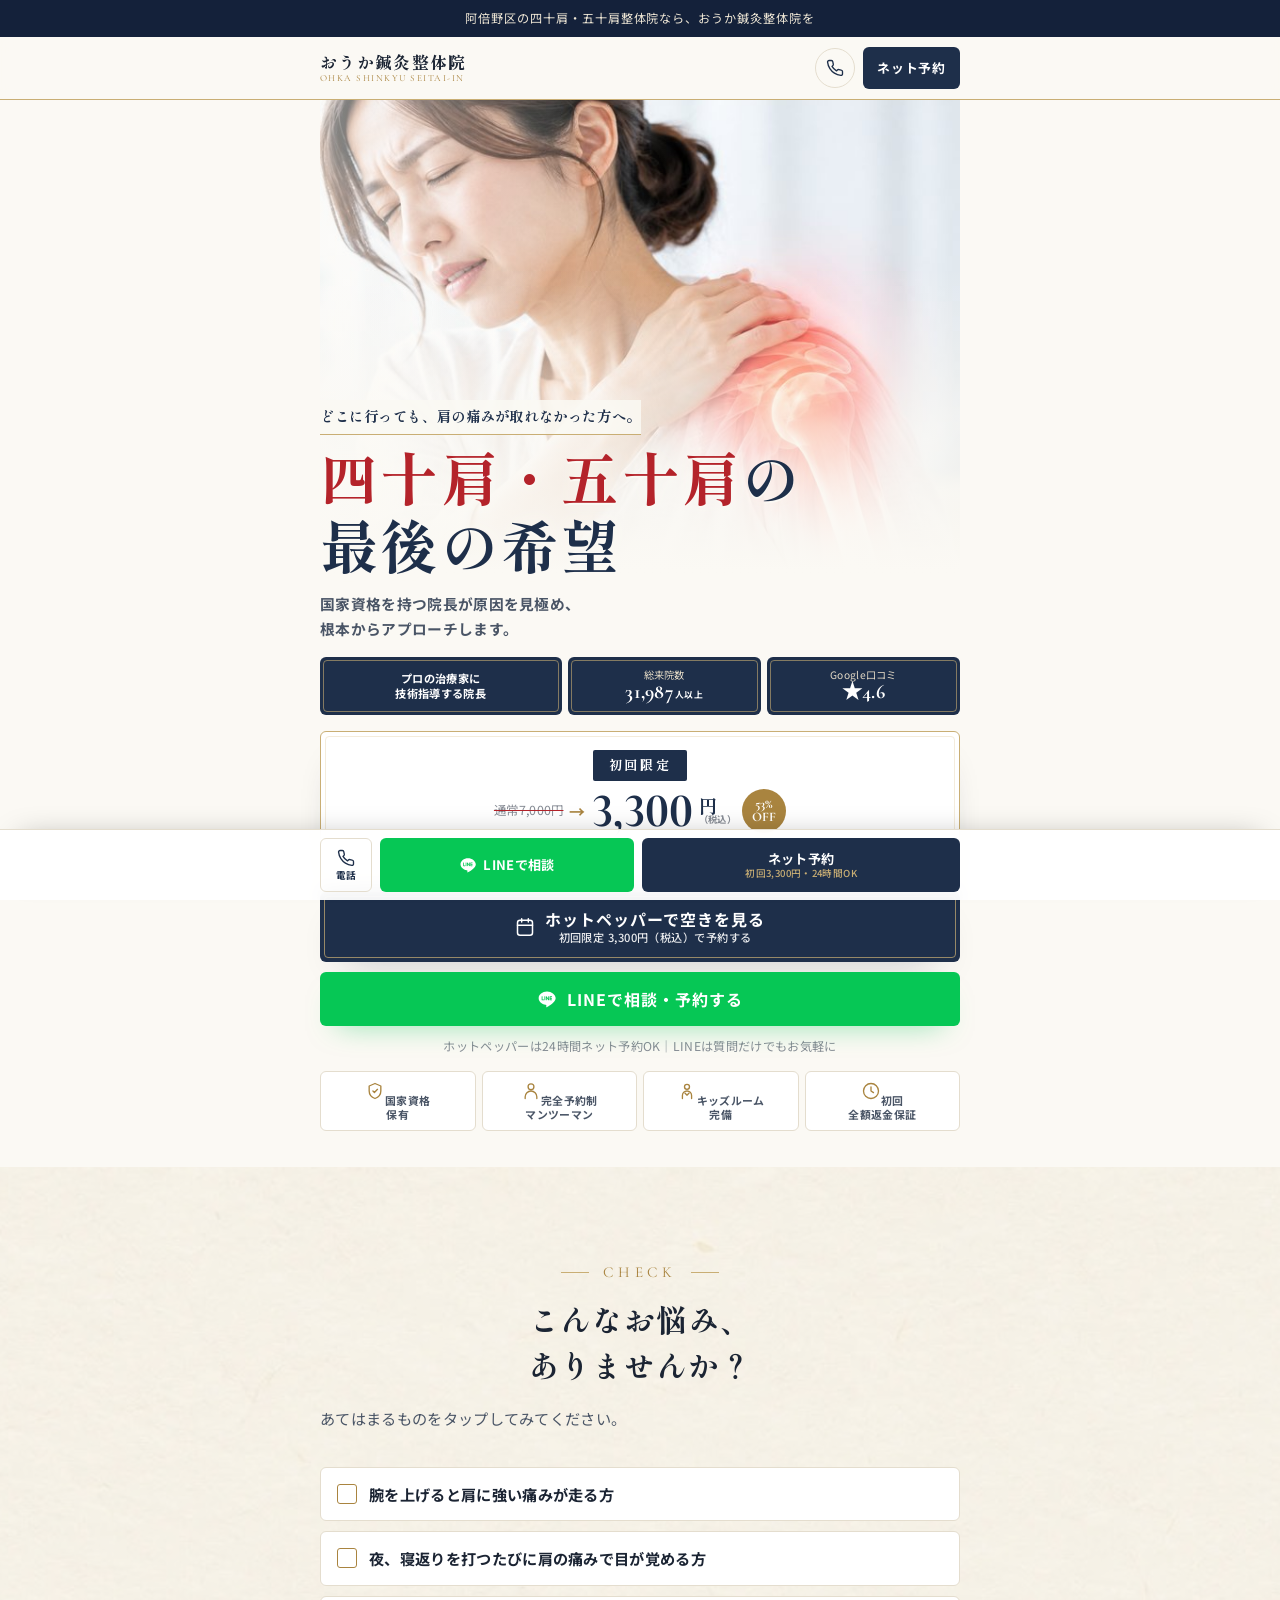
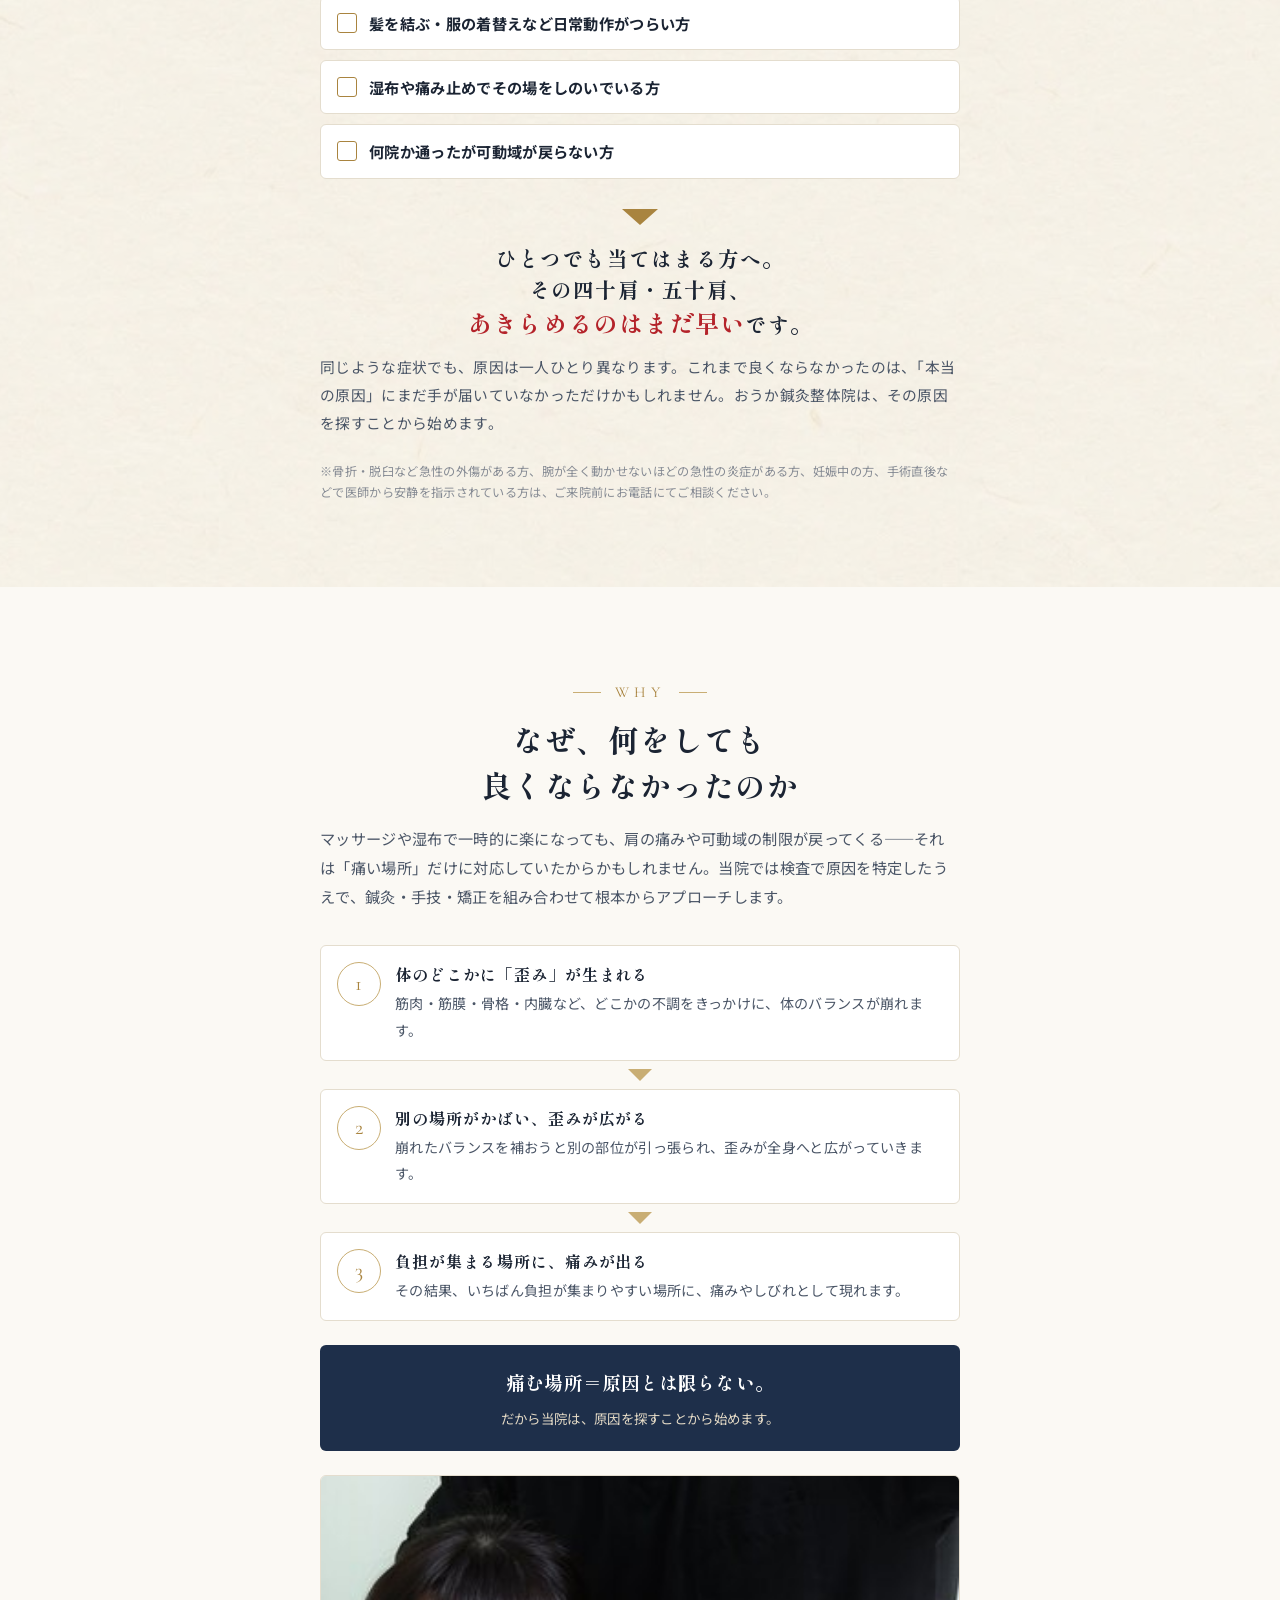
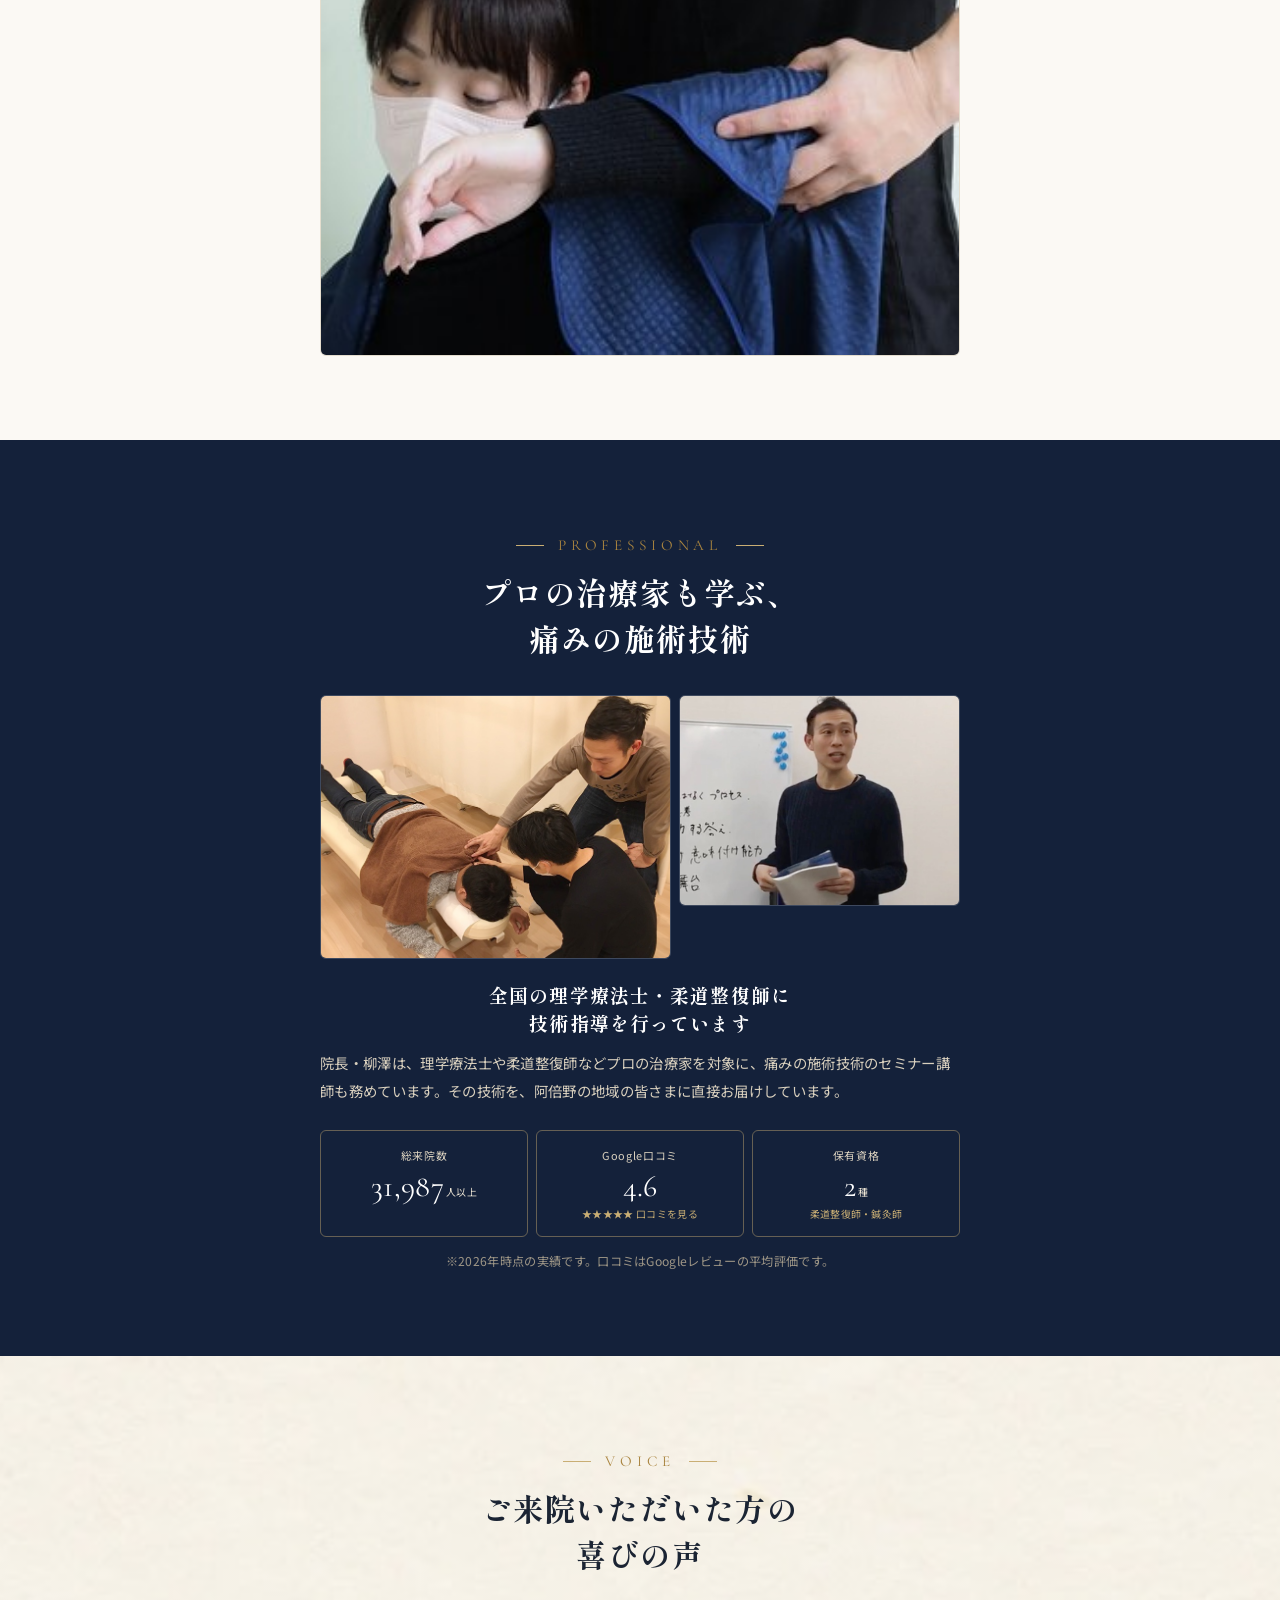
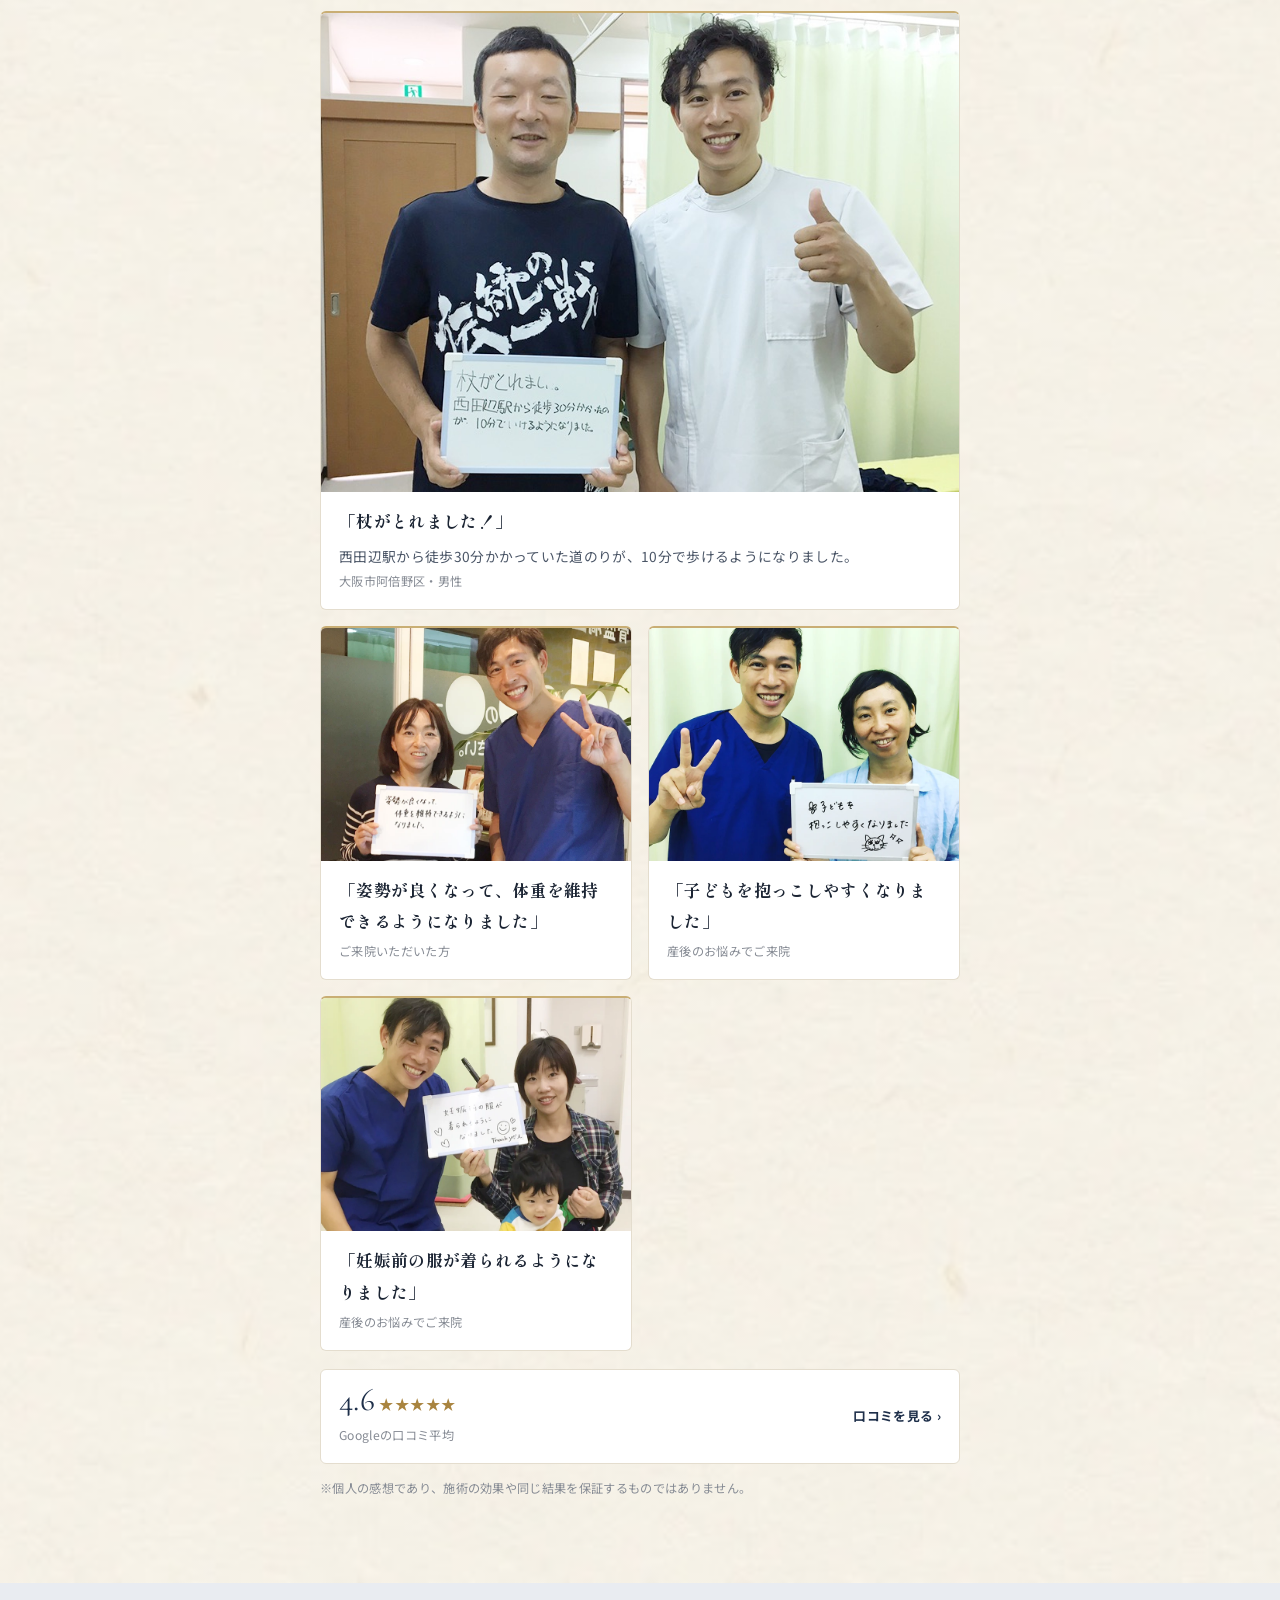
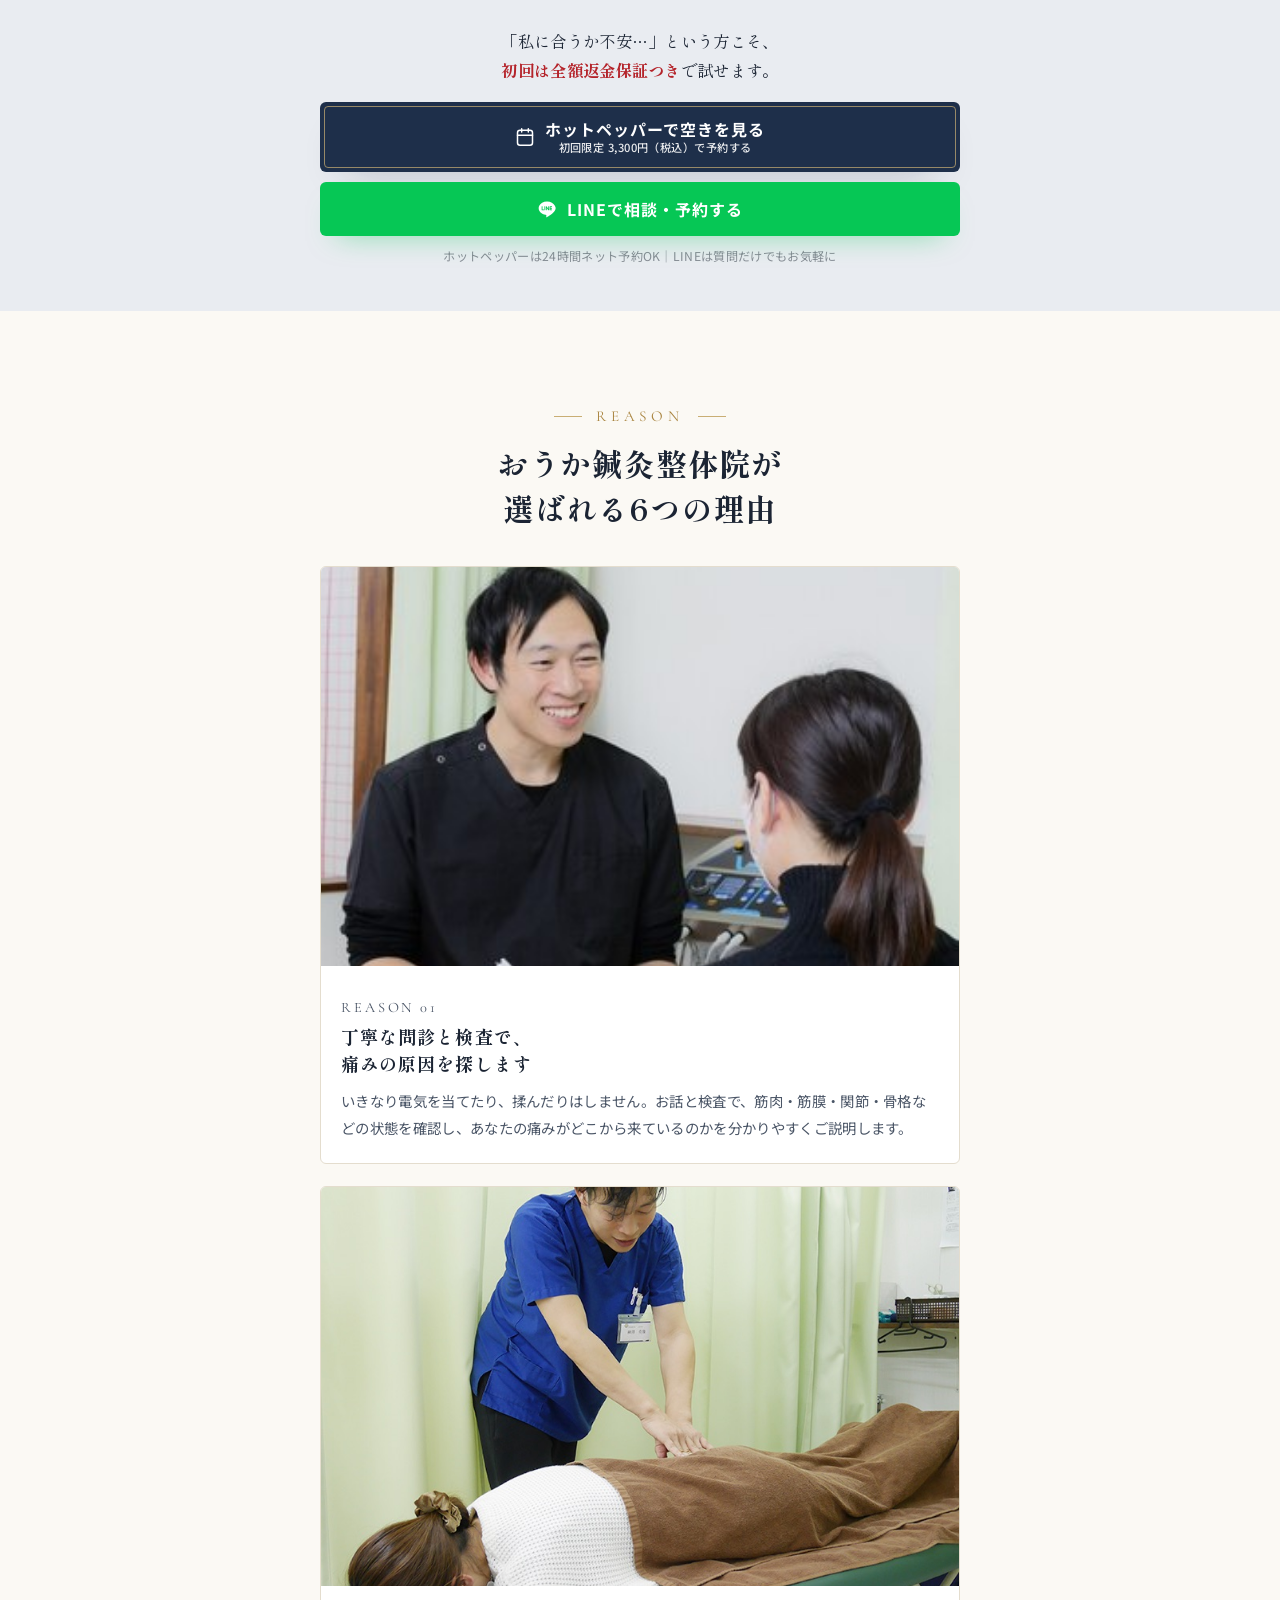
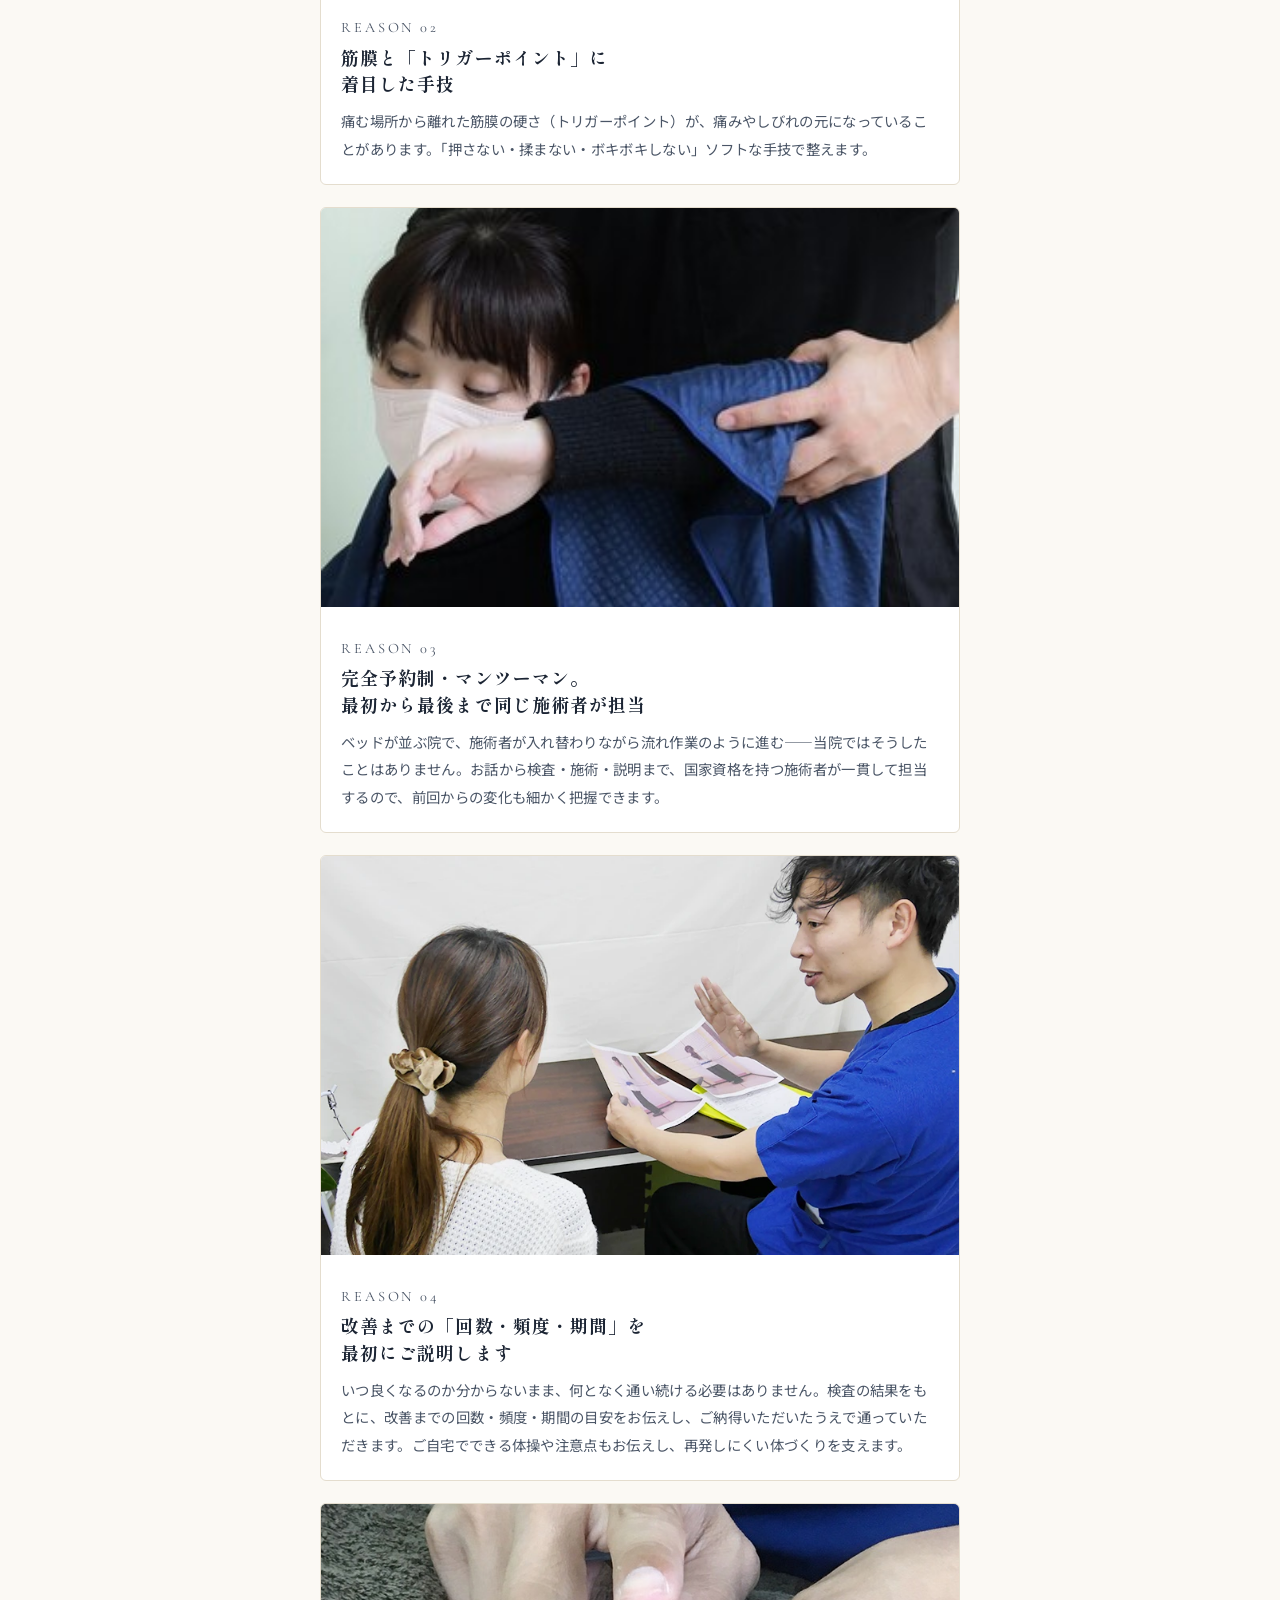
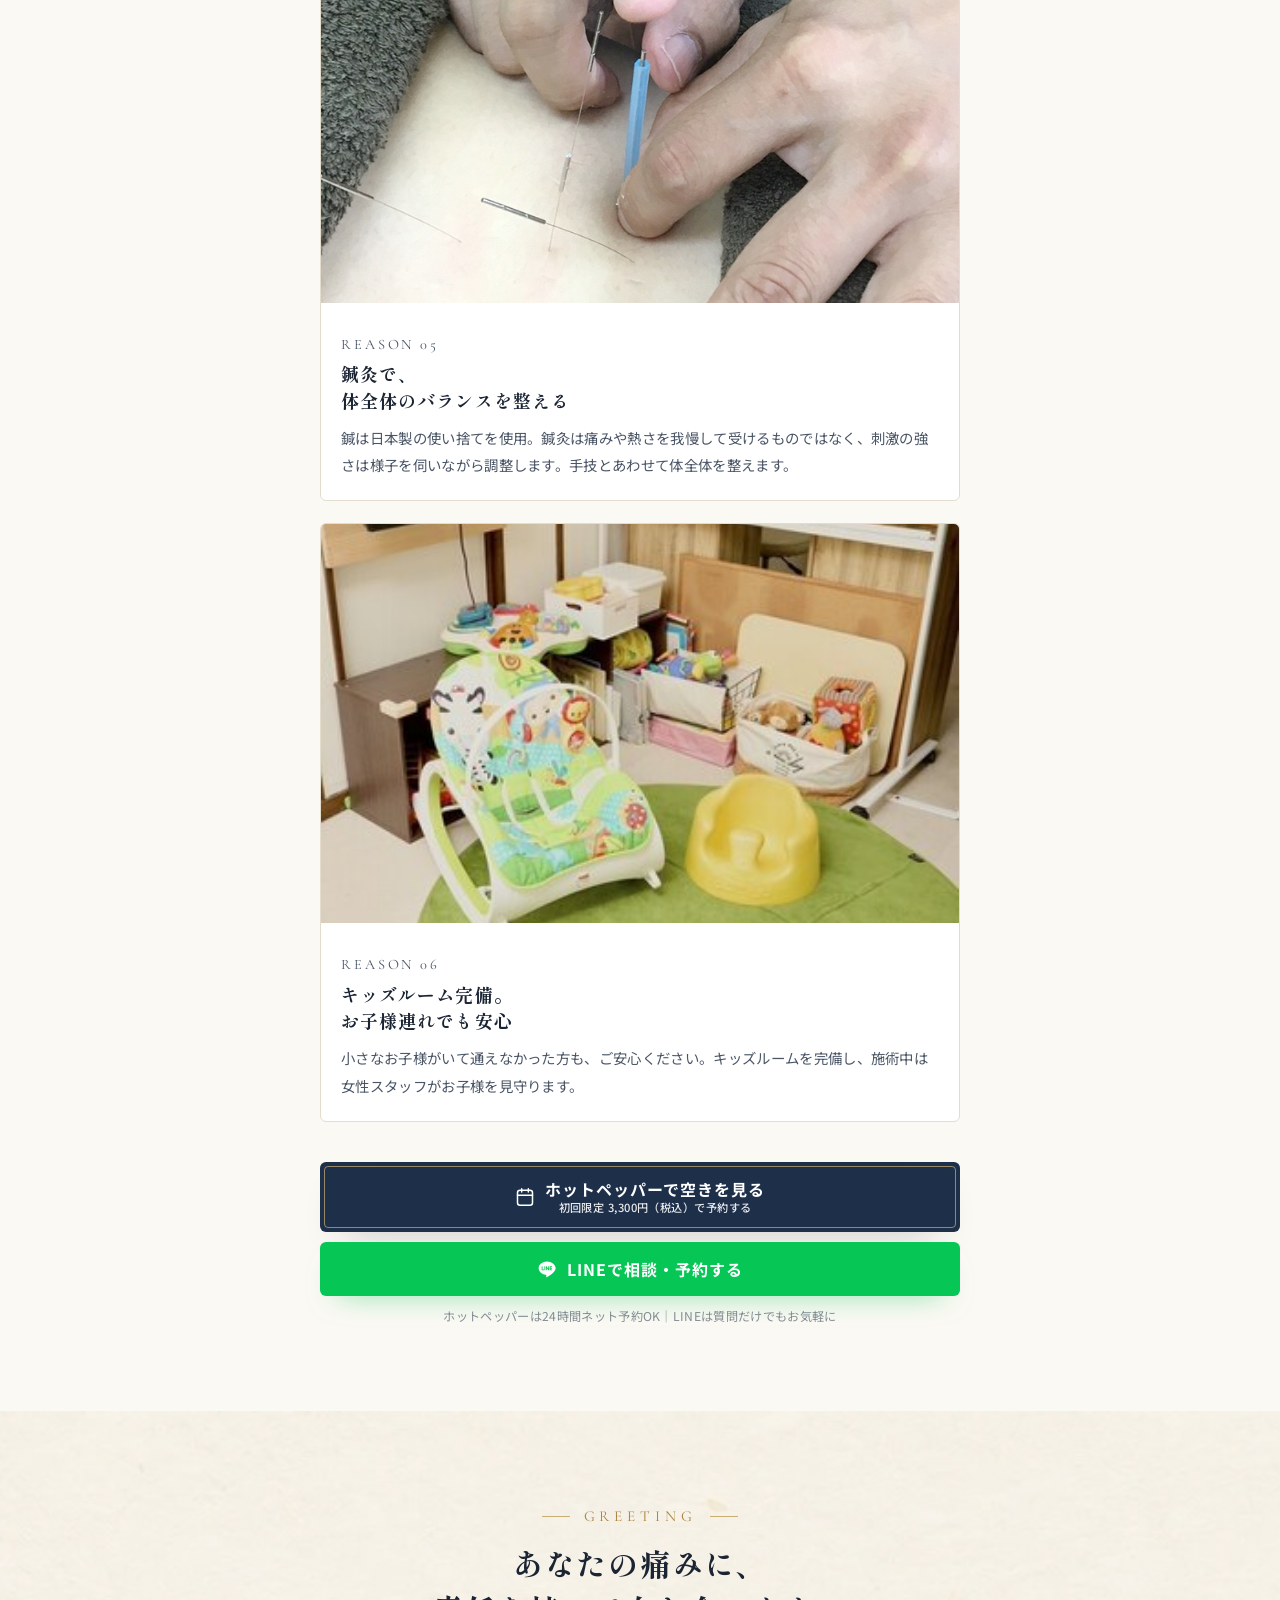
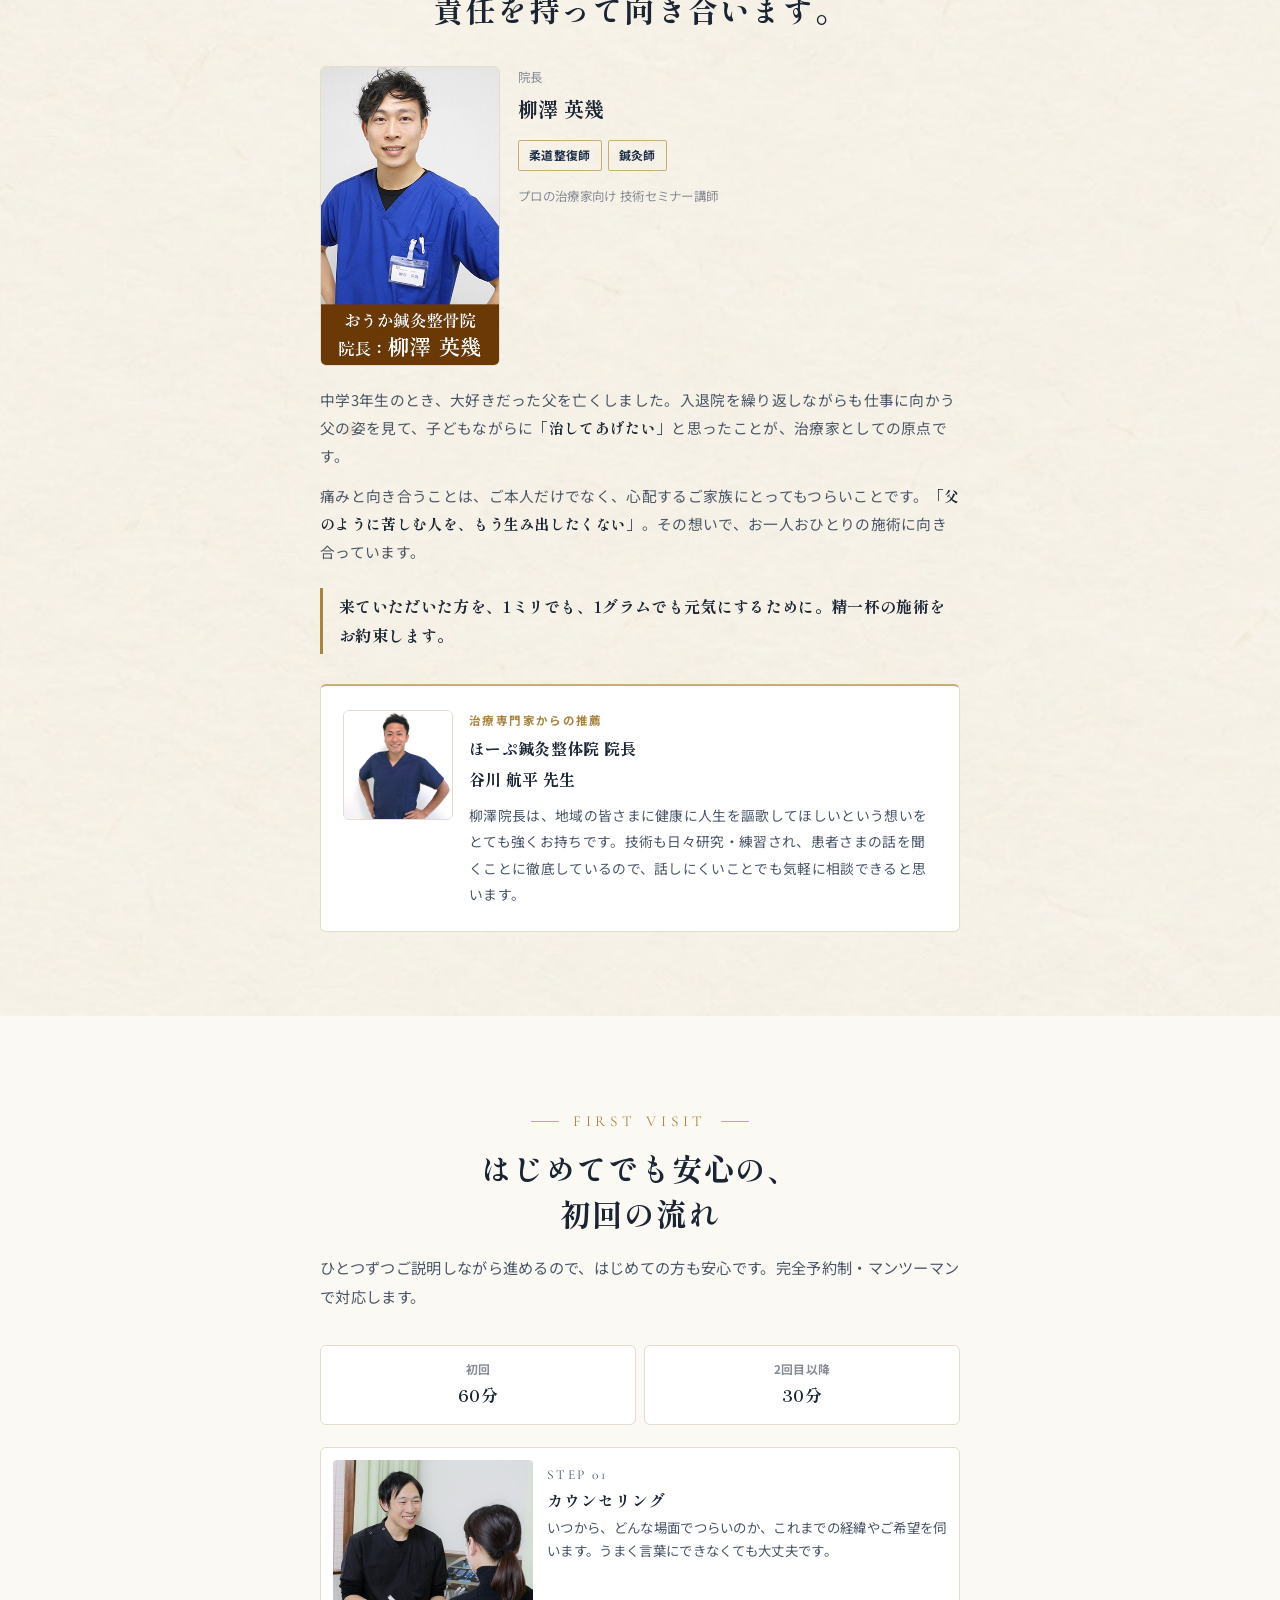
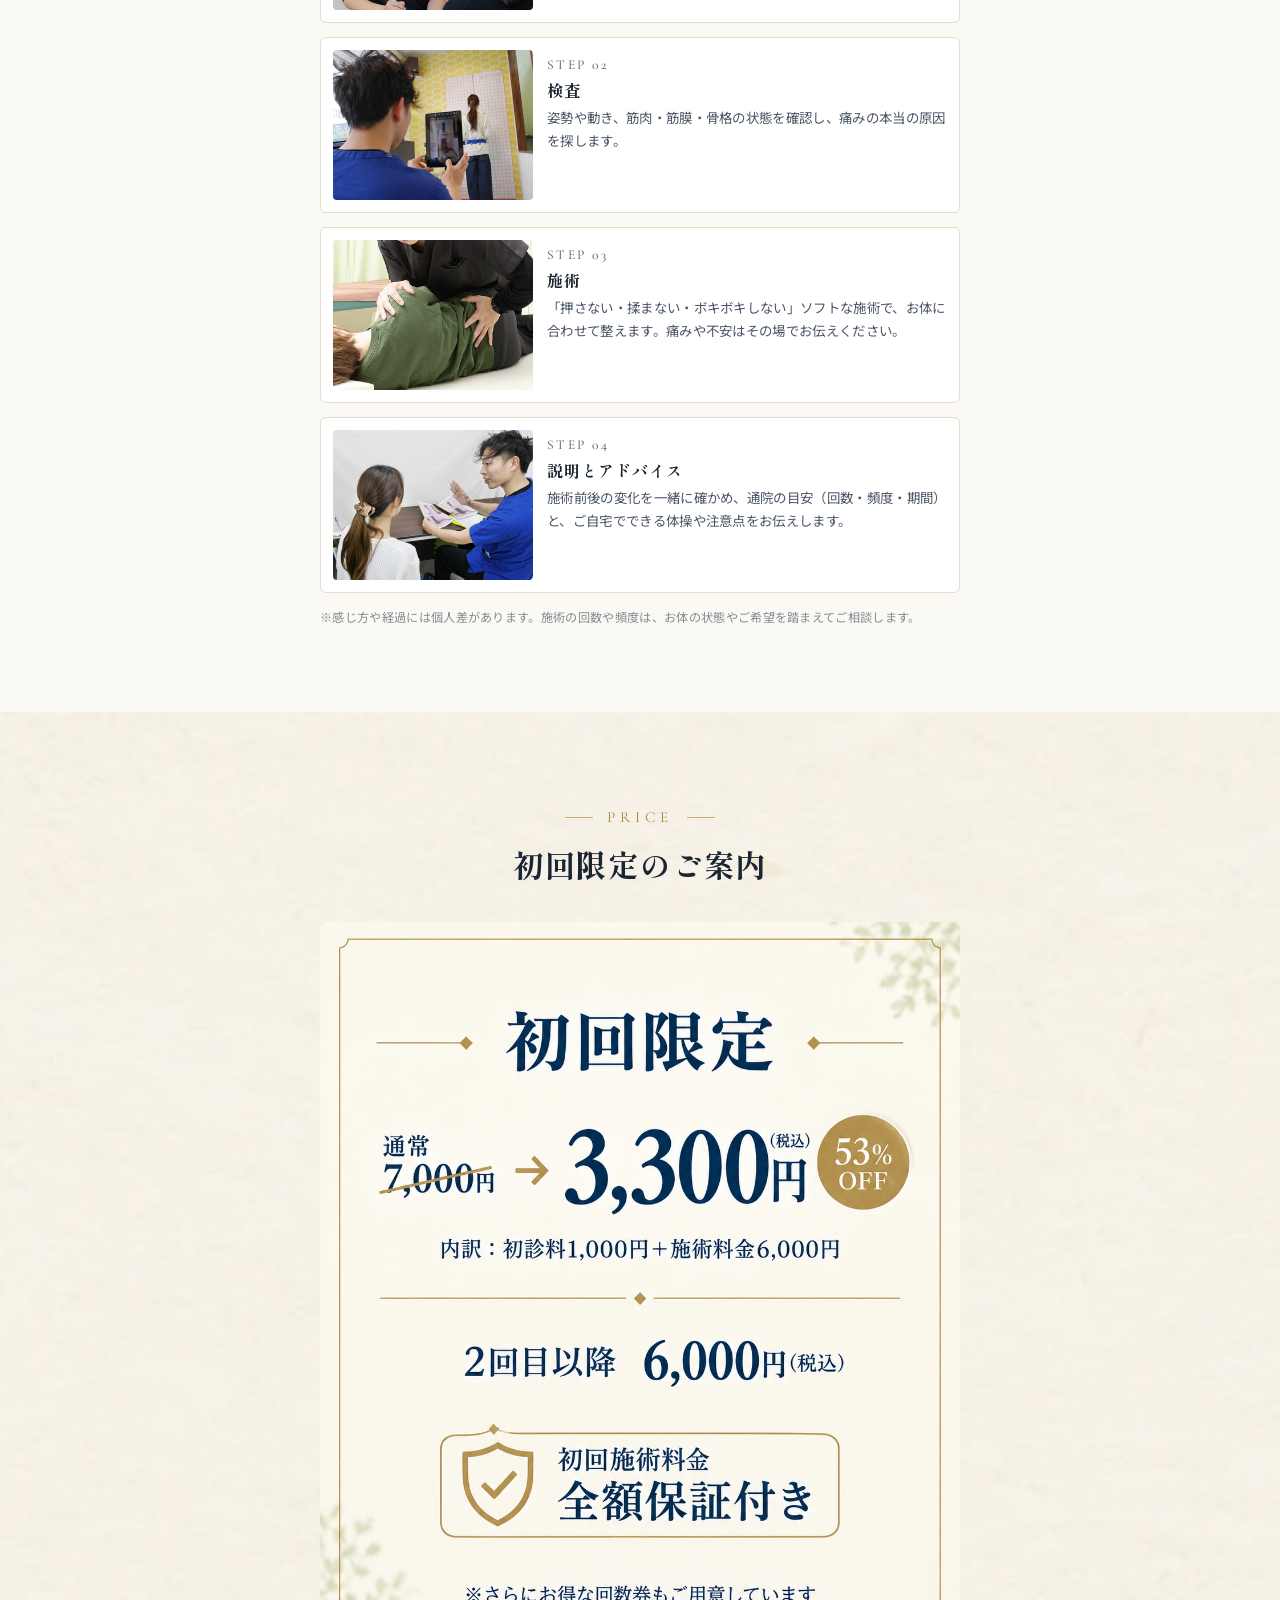
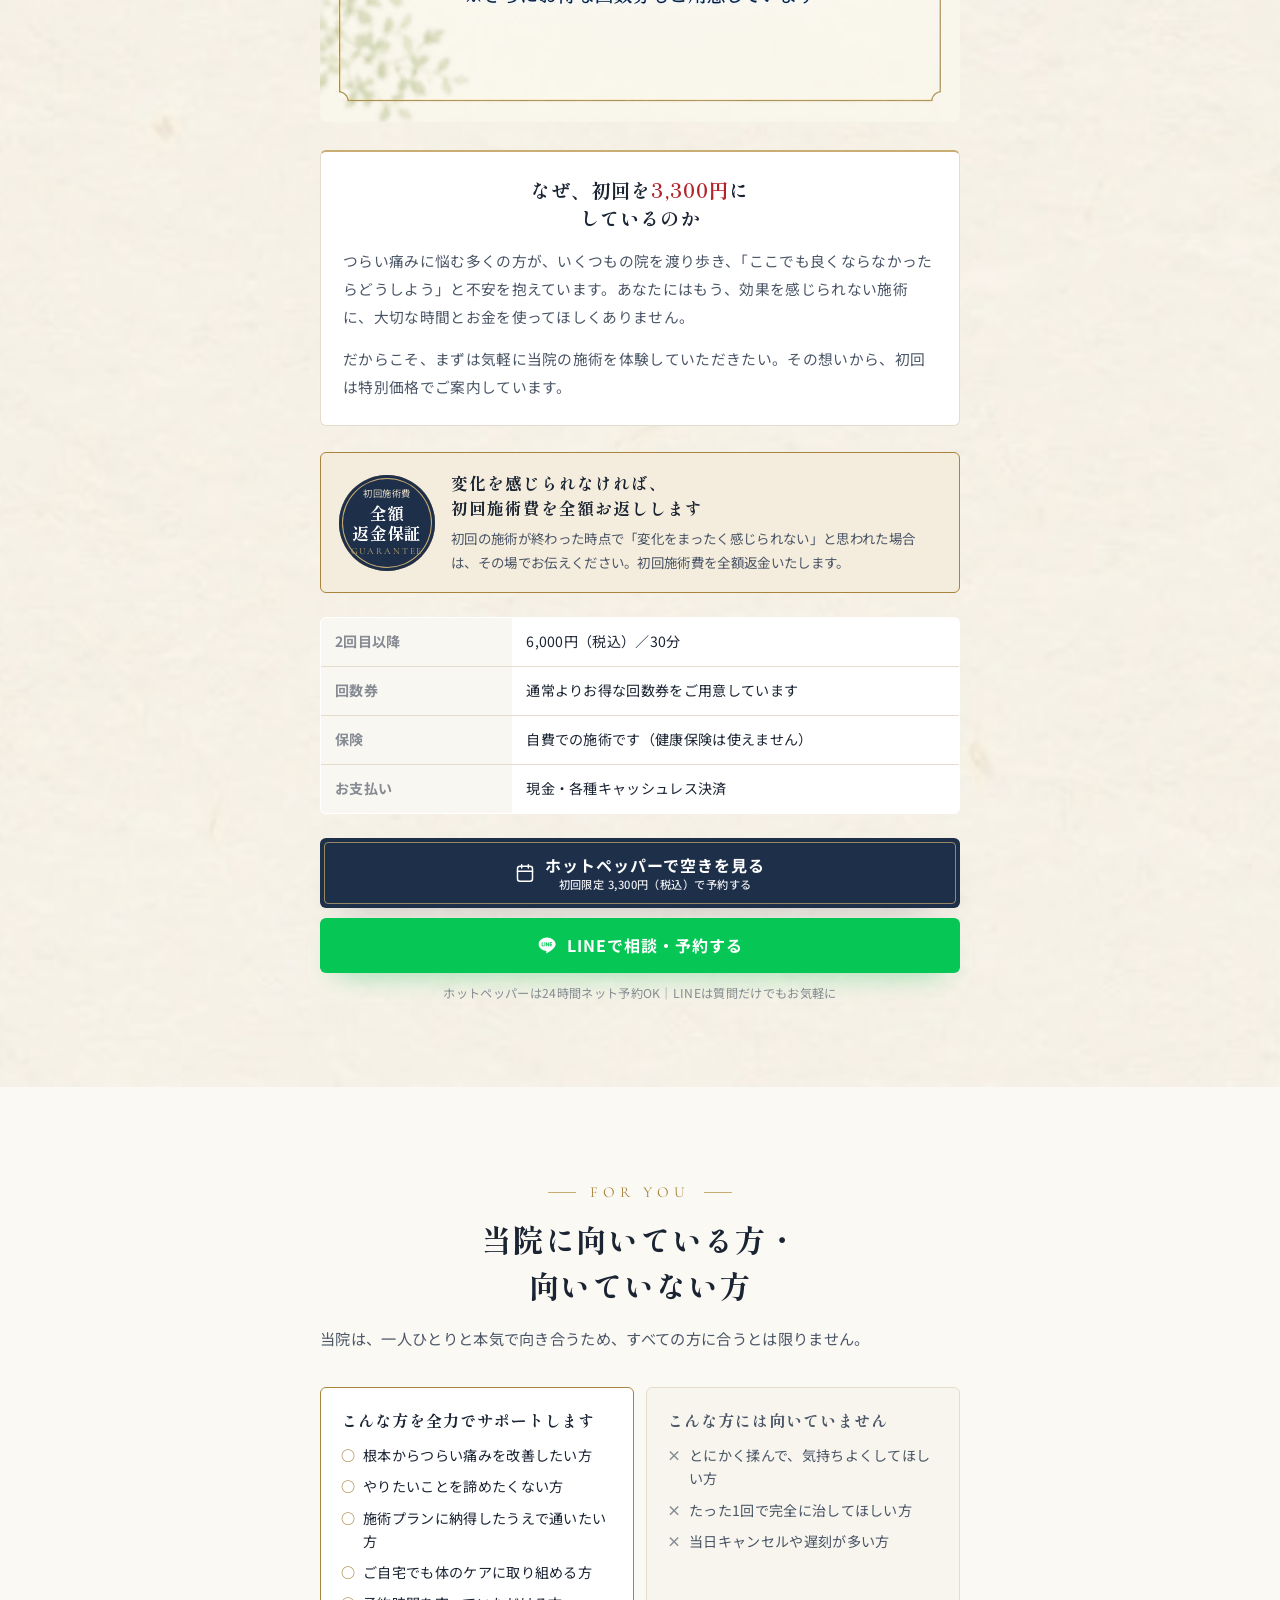
<file: shijukata-gojukata/index.html>
<!DOCTYPE html>
<html lang="ja">
<head>
<meta name="robots" content="noindex, nofollow">
<meta charset="utf-8">
<meta name="viewport" content="width=device-width, initial-scale=1">
<title>四十肩・五十肩改善メニュー｜おうか鍼灸整体院</title>
<meta name="description" content="大阪市阿倍野区・おうか鍼灸整体院の四十肩・五十肩改善メニュー。腕が上がらない、夜間の痛みで眠れないなど、他院で改善しなかった四十肩・五十肩に根本からアプローチ。新規様限定価格でご案内中。ご予約はホットペッパービューティーから。">
<meta name="theme-color" content="#1E2F4A">
<meta property="og:title" content="四十肩・五十肩改善メニュー｜おうか鍼灸整体院">
<meta property="og:description" content="大阪市阿倍野区・おうか鍼灸整体院の四十肩・五十肩改善メニュー。腕が上がらない、夜間の痛みで眠れないなど、他院で改善しなかった四十肩・五十肩に根本からアプローチ。新規様限定価格でご案内中。ご予約はホットペッパービューティーから。">
<meta property="og:type" content="website">

<link rel="preconnect" href="https://fonts.googleapis.com">
<link rel="preconnect" href="https://fonts.gstatic.com" crossorigin>
<link rel="stylesheet" href="https://fonts.googleapis.com/css2?family=Shippori+Mincho:wght@500;600;700;800&family=Noto+Sans+JP:wght@400;500;700&family=Cormorant+Garamond:wght@500;600;700&display=swap">
<link rel="stylesheet" href="../assets/lp.css">
</head>
<body class="">
<p class="topline">阿倍野区の四十肩・五十肩整体院なら、おうか鍼灸整体院を</p>
<header class="site-header">
  <div class="wrap">
    <a href="#top" class="logo"><b>おうか鍼灸整体院</b><small>OHKA SHINKYU SEITAI-IN</small></a>
    <div class="head-actions">
      <a href="tel:0666219189" class="head-tel" aria-label="電話する"><svg viewBox="0 0 24 24" fill="none" stroke="currentColor" stroke-width="1.8" stroke-linecap="round" stroke-linejoin="round"><path d="M22 16.9v3a2 2 0 0 1-2.2 2 19.8 19.8 0 0 1-8.6-3.1 19.5 19.5 0 0 1-6-6 19.8 19.8 0 0 1-3.1-8.7A2 2 0 0 1 4.1 2h3a2 2 0 0 1 2 1.7c.1 1 .3 2 .6 2.9a2 2 0 0 1-.5 2.1L8 9.9a16 16 0 0 0 6 6l1.2-1.2a2 2 0 0 1 2.1-.5c.9.3 1.9.5 2.9.6a2 2 0 0 1 1.8 2Z"/></svg></a>
      <a href="https://beauty.hotpepper.jp/kr/slnH000785185/coupon/" target="_blank" rel="noopener" class="head-cta js-reserve">ネット予約</a>
    </div>
  </div>
</header>

<main id="top">
<section class="fv">
    <div class="fv-photo"><img src="../images/fv/shijukata-gojukata.jpg" fetchpriority="high" alt=""></div>
    <div class="wrap fv-copy">
      <p class="fv-lead">どこに行っても、肩の痛みが取れなかった方へ。</p>
      <h1 class="fv-title"><span class="red">四十肩・五十肩</span>の<br>最後の希望</h1>
      <p class="fv-sub">国家資格を持つ院長が原因を見極め、<br>根本からアプローチします。</p>
      <ul class="fv-chips"><li><span>プロの治療家に<br>技術指導する院長</span></li><li><span>総来院数</span><b>31,987<small>人以上</small></b></li><li><span>Google口コミ</span><b>★4.6</b></li></ul>
      <div class="offer" id="offer">
        <div class="offer-bar"><p class="ob-label">初回限定</p><p class="ob-price"><s>通常7,000円</s><span class="ob-arrow">→</span><b class="num">3,300</b><span class="ob-yen">円<small>（税込）</small></span><span class="ob-off">53%<br>OFF</span></p><p class="ob-sub">初回 全額返金保証つき｜2回目以降 6,000円</p></div>
      <div class="cta-stack">
        <a href="https://beauty.hotpepper.jp/kr/slnH000785185/coupon/" target="_blank" rel="noopener" class="btn btn-reserve js-reserve"><svg viewBox="0 0 24 24" fill="none" stroke="currentColor" stroke-width="1.8" stroke-linecap="round" stroke-linejoin="round"><rect x="3" y="4" width="18" height="18" rx="3"/><path d="M16 2v4M8 2v4M3 10h18"/></svg><span class="btn-txt">ホットペッパーで空きを見る<small>初回限定 3,300円（税込）で予約する</small></span></a>
        <a href="https://lin.ee/Y1Ww8T6" target="_blank" rel="noopener" class="btn btn-line js-line"><svg viewBox="0 0 24 24" fill="currentColor"><path d="M12 3C6.5 3 2 6.6 2 11c0 3.9 3.5 7.2 8.3 7.9.3.1.8.2.9.5.1.3.1.7 0 1l-.1.9c0 .3-.2 1 .9.5s6-3.5 8.2-6.1c1.5-1.6 2.2-3.2 2.2-4.8C22 6.6 17.5 3 12 3Zm-4 10.6H6.1c-.3 0-.5-.2-.5-.5V9.3c0-.3.2-.5.5-.5s.5.2.5.5v3.3H8c.3 0 .5.2.5.5s-.2.5-.5.5Zm1.9-.5c0 .3-.2.5-.5.5s-.5-.2-.5-.5V9.3c0-.3.2-.5.5-.5s.5.2.5.5v3.8Zm4.6 0c0 .2-.1.4-.3.5h-.2c-.2 0-.3-.1-.4-.2l-1.9-2.6v2.3c0 .3-.2.5-.5.5s-.5-.2-.5-.5V9.3c0-.2.1-.4.3-.5h.2c.2 0 .3.1.4.2l1.9 2.6V9.3c0-.3.2-.5.5-.5s.5.2.5.5v3.8Zm3.1-2.4c.3 0 .5.2.5.5s-.2.5-.5.5h-1.4v.9h1.4c.3 0 .5.2.5.5s-.2.5-.5.5h-1.9c-.3 0-.5-.2-.5-.5V9.3c0-.3.2-.5.5-.5h1.9c.3 0 .5.2.5.5s-.2.5-.5.5h-1.4v.9h1.4Z"/></svg><span>LINEで相談・予約する</span></a>
      </div>
      <p class="cta-note">ホットペッパーは24時間ネット予約OK｜LINEは質問だけでもお気軽に</p>
        <ul class="offer-badges"><li><svg viewBox="0 0 24 24" fill="none" stroke="currentColor" stroke-width="1.6" stroke-linecap="round" stroke-linejoin="round"><path d="M12 3l7 3v6c0 4.5-3 7.5-7 9-4-1.5-7-4.5-7-9V6l7-3Z"/><path d="M9.5 12l1.8 1.8L15 10"/></svg>国家資格<br>保有</li><li><svg viewBox="0 0 24 24" fill="none" stroke="currentColor" stroke-width="1.6" stroke-linecap="round" stroke-linejoin="round"><circle cx="12" cy="7" r="3.5"/><path d="M5 21v-2a7 7 0 0 1 14 0v2"/></svg>完全予約制<br>マンツーマン</li><li><svg viewBox="0 0 24 24" fill="none" stroke="currentColor" stroke-width="1.6" stroke-linecap="round" stroke-linejoin="round"><circle cx="12" cy="7" r="3"/><path d="M6.5 21v-3.5a5.5 5.5 0 0 1 11 0V21"/><path d="M9.5 14.5 12 17l2.5-2.5"/></svg>キッズルーム<br>完備</li><li><svg viewBox="0 0 24 24" fill="none" stroke="currentColor" stroke-width="1.6" stroke-linecap="round" stroke-linejoin="round"><circle cx="12" cy="12" r="9"/><path d="M12 7v5l3 2"/></svg>初回<br>全額返金保証</li></ul>
      </div>
    </div>
  </section>

<section class="sec band" id="concern">
    <div class="wrap">
    <div class="sec-head">
      <p class="sec-en">Check</p>
      <h2>こんなお悩み、<br>ありませんか？</h2>
      <p class="lead">あてはまるものをタップしてみてください。</p>
    </div>
      <ul class="checks"><li>腕を上げると肩に強い痛みが走る方</li><li>夜、寝返りを打つたびに肩の痛みで目が覚める方</li><li>髪を結ぶ・服の着替えなど日常動作がつらい方</li><li>湿布や痛み止めでその場をしのいでいる方</li><li>何院か通ったが可動域が戻らない方</li></ul>
      <div class="turn">
        <div class="turn-arrow"></div>
        <h3>ひとつでも当てはまる方へ。<br>その四十肩・五十肩、<br><span class="red">あきらめるのはまだ早い</span>です。</h3>
        <p>同じような症状でも、原因は一人ひとり異なります。これまで良くならなかったのは、「本当の原因」にまだ手が届いていなかっただけかもしれません。おうか鍼灸整体院は、その原因を探すことから始めます。</p>
      </div>
      <p class="note mt-m">※骨折・脱臼など急性の外傷がある方、腕が全く動かせないほどの急性の炎症がある方、妊娠中の方、手術直後などで医師から安静を指示されている方は、ご来院前にお電話にてご相談ください。</p>
    </div>
  </section>

<section class="sec" id="why">
    <div class="wrap">
    <div class="sec-head">
      <p class="sec-en">Why</p>
      <h2>なぜ、何をしても<br>良くならなかったのか</h2>
      <p class="lead">マッサージや湿布で一時的に楽になっても、肩の痛みや可動域の制限が戻ってくる――それは「痛い場所」だけに対応していたからかもしれません。当院では検査で原因を特定したうえで、鍼灸・手技・矯正を組み合わせて根本からアプローチします。</p>
    </div>
      <div class="cause-flow mt-m">
        <div class="cause-step reveal"><span class="n">1</span><div><h3>体のどこかに「歪み」が生まれる</h3><p>筋肉・筋膜・骨格・内臓など、どこかの不調をきっかけに、体のバランスが崩れます。</p></div></div>
        <div class="cause-arrow" aria-hidden="true"></div>
        <div class="cause-step reveal"><span class="n">2</span><div><h3>別の場所がかばい、歪みが広がる</h3><p>崩れたバランスを補おうと別の部位が引っ張られ、歪みが全身へと広がっていきます。</p></div></div>
        <div class="cause-arrow" aria-hidden="true"></div>
        <div class="cause-step reveal"><span class="n">3</span><div><h3>負担が集まる場所に、痛みが出る</h3><p>その結果、いちばん負担が集まりやすい場所に、痛みやしびれとして現れます。</p></div></div>
      </div>
      <div class="key reveal"><b>痛む場所＝原因とは限らない。</b><span>だから当院は、原因を探すことから始めます。</span></div>
      <figure class="photo mt-m reveal"><img src="../images/hpb/ordermade.jpg" loading="lazy" alt="腕から肩にかけての施術"></figure>
    </div>
  </section>

<section class="sec dark" id="professional">
    <div class="wrap">
    <div class="sec-head">
      <p class="sec-en">Professional</p>
      <h2>プロの治療家も学ぶ、<br>痛みの施術技術</h2>
    </div>
      <div class="auth-photos reveal">
        <div class="photo"><img src="../images/hp/seminar01.jpg" width="800" height="533" loading="lazy" alt="治療家向けセミナーで院長が施術を指導している様子"></div>
        <div class="photo"><img src="../images/hp/seminar02.jpg" width="800" height="533" loading="lazy" alt="セミナーで講師を務める院長"></div>
      </div>
      <div class="auth-copy">
        <h3>全国の理学療法士・柔道整復師に<br>技術指導を行っています</h3>
        <p>院長・柳澤は、理学療法士や柔道整復師などプロの治療家を対象に、痛みの施術技術のセミナー講師も務めています。その技術を、阿倍野の地域の皆さまに直接お届けしています。</p>
      </div>
      <div class="stats">
        <div class="stat"><p class="stat-label">総来院数</p><p class="stat-num">31,987<small>人以上</small></p></div>
        <div class="stat"><a href="https://maps.app.goo.gl/wEtdczeHVXq5hBLx5" target="_blank" rel="noopener"><p class="stat-label">Google口コミ</p><p class="stat-num">4.6</p><p class="stat-sub">★★★★★ 口コミを見る</p></a></div>
        <div class="stat"><p class="stat-label">保有資格</p><p class="stat-num">2<small>種</small></p><p class="stat-sub">柔道整復師・鍼灸師</p></div>
      </div>
      <p class="note mt-s center" style="color:#9F9787;">※2026年時点の実績です。口コミはGoogleレビューの平均評価です。</p>
    </div>
  </section>

<section class="sec band" id="voice">
    <div class="wrap">
    <div class="sec-head">
      <p class="sec-en">Voice</p>
      <h2>ご来院いただいた方の<br>喜びの声</h2>
    </div>
      <div class="voice-list">
        <figure class="voice reveal"><img src="../images/hp/voice001.jpg" width="800" height="600" loading="lazy" alt="ご来院いただいた方と院長の写真。ボードに「杖がとれました！」">
          <figcaption><p class="v-title">「杖がとれました！」</p><p class="note" style="color:var(--ink-soft);font-size:.86rem;margin-top:6px;">西田辺駅から徒歩30分かかっていた道のりが、10分で歩けるようになりました。</p><p class="v-who">大阪市阿倍野区・男性</p></figcaption></figure>
        <figure class="voice reveal"><img src="../images/voice-posture.webp" width="800" height="600" loading="lazy" alt="ご来院いただいた方と院長の写真。ボードに「姿勢が良くなって、体重を維持できるようになりました」">
          <figcaption><p class="v-title">「姿勢が良くなって、体重を維持できるようになりました」</p><p class="v-who">ご来院いただいた方</p></figcaption></figure>
        <figure class="voice reveal"><img src="../images/voice-holding.webp" width="800" height="600" loading="lazy" alt="ご来院いただいた方と院長の写真。ボードに「子どもを抱っこしやすくなりました」">
          <figcaption><p class="v-title">「子どもを抱っこしやすくなりました」</p><p class="v-who">産後のお悩みでご来院</p></figcaption></figure>
        <figure class="voice reveal"><img src="../images/voice-clothes.webp" width="800" height="600" loading="lazy" alt="ご来院いただいた方と院長の写真。ボードに「妊娠前の服が着られるようになりました」">
          <figcaption><p class="v-title">「妊娠前の服が着られるようになりました」</p><p class="v-who">産後のお悩みでご来院</p></figcaption></figure>
      </div>
      <a class="review" href="https://maps.app.goo.gl/wEtdczeHVXq5hBLx5" target="_blank" rel="noopener"><span><span class="score">4.6</span> <span class="stars">★★★★★</span><br><span class="note">Googleの口コミ平均</span></span><span class="go">口コミを見る ›</span></a>
      <p class="note mt-s">※個人の感想であり、施術の効果や同じ結果を保証するものではありません。</p>
    </div>
  </section>

<section class="sec mid-cta">
    <div class="wrap">
      <p class="mid-lead">「私に合うか不安…」という方こそ、<br><b>初回は全額返金保証つき</b>で試せます。</p>
      <div class="cta-stack">
        <a href="https://beauty.hotpepper.jp/kr/slnH000785185/coupon/" target="_blank" rel="noopener" class="btn btn-reserve js-reserve"><svg viewBox="0 0 24 24" fill="none" stroke="currentColor" stroke-width="1.8" stroke-linecap="round" stroke-linejoin="round"><rect x="3" y="4" width="18" height="18" rx="3"/><path d="M16 2v4M8 2v4M3 10h18"/></svg><span class="btn-txt">ホットペッパーで空きを見る<small>初回限定 3,300円（税込）で予約する</small></span></a>
        <a href="https://lin.ee/Y1Ww8T6" target="_blank" rel="noopener" class="btn btn-line js-line"><svg viewBox="0 0 24 24" fill="currentColor"><path d="M12 3C6.5 3 2 6.6 2 11c0 3.9 3.5 7.2 8.3 7.9.3.1.8.2.9.5.1.3.1.7 0 1l-.1.9c0 .3-.2 1 .9.5s6-3.5 8.2-6.1c1.5-1.6 2.2-3.2 2.2-4.8C22 6.6 17.5 3 12 3Zm-4 10.6H6.1c-.3 0-.5-.2-.5-.5V9.3c0-.3.2-.5.5-.5s.5.2.5.5v3.3H8c.3 0 .5.2.5.5s-.2.5-.5.5Zm1.9-.5c0 .3-.2.5-.5.5s-.5-.2-.5-.5V9.3c0-.3.2-.5.5-.5s.5.2.5.5v3.8Zm4.6 0c0 .2-.1.4-.3.5h-.2c-.2 0-.3-.1-.4-.2l-1.9-2.6v2.3c0 .3-.2.5-.5.5s-.5-.2-.5-.5V9.3c0-.2.1-.4.3-.5h.2c.2 0 .3.1.4.2l1.9 2.6V9.3c0-.3.2-.5.5-.5s.5.2.5.5v3.8Zm3.1-2.4c.3 0 .5.2.5.5s-.2.5-.5.5h-1.4v.9h1.4c.3 0 .5.2.5.5s-.2.5-.5.5h-1.9c-.3 0-.5-.2-.5-.5V9.3c0-.3.2-.5.5-.5h1.9c.3 0 .5.2.5.5s-.2.5-.5.5h-1.4v.9h1.4Z"/></svg><span>LINEで相談・予約する</span></a>
      </div>
      <p class="cta-note">ホットペッパーは24時間ネット予約OK｜LINEは質問だけでもお気軽に</p>
    </div>
  </section>

<section class="sec" id="reason">
    <div class="wrap">
    <div class="sec-head">
      <p class="sec-en">Reason</p>
      <h2>おうか鍼灸整体院が<br>選ばれる6つの理由</h2>
    </div>
      <div class="reasons">
        <article class="reason reveal">
          <div class="photo"><img src="../images/hpb/counseling.jpg" width="800" height="600" loading="lazy" alt=""></div>
          <div class="reason-body"><p class="reason-no">REASON 01</p><h3>丁寧な問診と検査で、<br>痛みの原因を探します</h3><p>いきなり電気を当てたり、揉んだりはしません。お話と検査で、筋肉・筋膜・関節・骨格などの状態を確認し、あなたの痛みがどこから来ているのかを分かりやすくご説明します。</p></div>
        </article>
        <article class="reason reveal">
          <div class="photo"><img src="../images/hp/reason02.jpg" width="800" height="600" loading="lazy" alt=""></div>
          <div class="reason-body"><p class="reason-no">REASON 02</p><h3>筋膜と「トリガーポイント」に<br>着目した手技</h3><p>痛む場所から離れた筋膜の硬さ（トリガーポイント）が、痛みやしびれの元になっていることがあります。「押さない・揉まない・ボキボキしない」ソフトな手技で整えます。</p></div>
        </article>
        <article class="reason reveal">
          <div class="photo"><img src="../images/hpb/ordermade.jpg" width="800" height="600" loading="lazy" alt=""></div>
          <div class="reason-body"><p class="reason-no">REASON 03</p><h3>完全予約制・マンツーマン。<br>最初から最後まで同じ施術者が担当</h3><p>ベッドが並ぶ院で、施術者が入れ替わりながら流れ作業のように進む――当院ではそうしたことはありません。お話から検査・施術・説明まで、国家資格を持つ施術者が一貫して担当するので、前回からの変化も細かく把握できます。</p></div>
        </article>
        <article class="reason reveal">
          <div class="photo"><img src="../images/step-advice-photo.webp" width="800" height="600" loading="lazy" alt=""></div>
          <div class="reason-body"><p class="reason-no">REASON 04</p><h3>改善までの「回数・頻度・期間」を<br>最初にご説明します</h3><p>いつ良くなるのか分からないまま、何となく通い続ける必要はありません。検査の結果をもとに、改善までの回数・頻度・期間の目安をお伝えし、ご納得いただいたうえで通っていただきます。ご自宅でできる体操や注意点もお伝えし、再発しにくい体づくりを支えます。</p></div>
        </article>
        <article class="reason reveal">
          <div class="photo"><img src="../images/hp/reason05.jpg" width="800" height="600" loading="lazy" alt=""></div>
          <div class="reason-body"><p class="reason-no">REASON 05</p><h3>鍼灸で、<br>体全体のバランスを整える</h3><p>鍼は日本製の使い捨てを使用。鍼灸は痛みや熱さを我慢して受けるものではなく、刺激の強さは様子を伺いながら調整します。手技とあわせて体全体を整えます。</p></div>
        </article>
        <article class="reason reveal">
          <div class="photo"><img src="../images/hpb/kids.jpg" width="800" height="600" loading="lazy" alt=""></div>
          <div class="reason-body"><p class="reason-no">REASON 06</p><h3>キッズルーム完備。<br>お子様連れでも安心</h3><p>小さなお子様がいて通えなかった方も、ご安心ください。キッズルームを完備し、施術中は女性スタッフがお子様を見守ります。</p></div>
        </article>
      </div>
      <div class="mt-l">
      <div class="cta-stack">
        <a href="https://beauty.hotpepper.jp/kr/slnH000785185/coupon/" target="_blank" rel="noopener" class="btn btn-reserve js-reserve"><svg viewBox="0 0 24 24" fill="none" stroke="currentColor" stroke-width="1.8" stroke-linecap="round" stroke-linejoin="round"><rect x="3" y="4" width="18" height="18" rx="3"/><path d="M16 2v4M8 2v4M3 10h18"/></svg><span class="btn-txt">ホットペッパーで空きを見る<small>初回限定 3,300円（税込）で予約する</small></span></a>
        <a href="https://lin.ee/Y1Ww8T6" target="_blank" rel="noopener" class="btn btn-line js-line"><svg viewBox="0 0 24 24" fill="currentColor"><path d="M12 3C6.5 3 2 6.6 2 11c0 3.9 3.5 7.2 8.3 7.9.3.1.8.2.9.5.1.3.1.7 0 1l-.1.9c0 .3-.2 1 .9.5s6-3.5 8.2-6.1c1.5-1.6 2.2-3.2 2.2-4.8C22 6.6 17.5 3 12 3Zm-4 10.6H6.1c-.3 0-.5-.2-.5-.5V9.3c0-.3.2-.5.5-.5s.5.2.5.5v3.3H8c.3 0 .5.2.5.5s-.2.5-.5.5Zm1.9-.5c0 .3-.2.5-.5.5s-.5-.2-.5-.5V9.3c0-.3.2-.5.5-.5s.5.2.5.5v3.8Zm4.6 0c0 .2-.1.4-.3.5h-.2c-.2 0-.3-.1-.4-.2l-1.9-2.6v2.3c0 .3-.2.5-.5.5s-.5-.2-.5-.5V9.3c0-.2.1-.4.3-.5h.2c.2 0 .3.1.4.2l1.9 2.6V9.3c0-.3.2-.5.5-.5s.5.2.5.5v3.8Zm3.1-2.4c.3 0 .5.2.5.5s-.2.5-.5.5h-1.4v.9h1.4c.3 0 .5.2.5.5s-.2.5-.5.5h-1.9c-.3 0-.5-.2-.5-.5V9.3c0-.3.2-.5.5-.5h1.9c.3 0 .5.2.5.5s-.2.5-.5.5h-1.4v.9h1.4Z"/></svg><span>LINEで相談・予約する</span></a>
      </div>
      <p class="cta-note">ホットペッパーは24時間ネット予約OK｜LINEは質問だけでもお気軽に</p>
      </div>
    </div>
  </section>

<section class="sec band" id="greeting">
    <div class="wrap">
    <div class="sec-head">
      <p class="sec-en">Greeting</p>
      <h2>あなたの痛みに、<br>責任を持って向き合います。</h2>
    </div>
      <div class="greet">
        <figure class="photo reveal"><img src="../images/hp/owner_img.jpg" width="360" height="590" loading="lazy" alt="院長 柳澤 英幾"></figure>
        <div>
          <p class="greet-role">院長</p>
          <p class="greet-name">柳澤 英幾</p>
          <div class="tags"><span>柔道整復師</span><span>鍼灸師</span></div>
          <p class="greet-role mt-s">プロの治療家向け 技術セミナー講師</p>
        </div>
      </div>
      <div class="greet-msg">
        <p>中学3年生のとき、大好きだった父を亡くしました。入退院を繰り返しながらも仕事に向かう父の姿を見て、子どもながらに<strong>「治してあげたい」</strong>と思ったことが、治療家としての原点です。</p>
        <p>痛みと向き合うことは、ご本人だけでなく、心配するご家族にとってもつらいことです。<strong>「父のように苦しむ人を、もう生み出したくない」</strong>。その想いで、お一人おひとりの施術に向き合っています。</p>
      </div>
      <p class="promise">来ていただいた方を、1ミリでも、1グラムでも元気にするために。精一杯の施術をお約束します。</p>
      <div class="recommend card reveal">
        <figure class="photo"><img src="../images/hp/suisen_001.jpg" width="800" height="600" loading="lazy" alt="谷川 航平 先生"></figure>
        <div>
          <p class="rec-head">治療専門家からの推薦</p>
          <p class="rec-name">ほーぷ鍼灸整体院 院長<br>谷川 航平 先生</p>
          <p class="rec-text">柳澤院長は、地域の皆さまに健康に人生を謳歌してほしいという想いをとても強くお持ちです。技術も日々研究・練習され、患者さまの話を聞くことに徹底しているので、話しにくいことでも気軽に相談できると思います。</p>
        </div>
      </div>
    </div>
  </section>

<section class="sec" id="flow">
    <div class="wrap">
    <div class="sec-head">
      <p class="sec-en">First Visit</p>
      <h2>はじめてでも安心の、<br>初回の流れ</h2>
      <p class="lead">ひとつずつご説明しながら進めるので、はじめての方も安心です。完全予約制・マンツーマンで対応します。</p>
    </div>
      <div class="time-row"><div><b>初回</b><span>60分</span></div><div><b>2回目以降</b><span>30分</span></div></div>
      <ol class="steps">
        <li class="step reveal"><img src="../images/hpb/counseling.jpg" width="800" height="600" loading="lazy" alt=""><div><p class="step-no">STEP 01</p><h3>カウンセリング</h3><p>いつから、どんな場面でつらいのか、これまでの経緯やご希望を伺います。うまく言葉にできなくても大丈夫です。</p></div></li>
        <li class="step reveal"><img src="../images/step-check.webp" width="800" height="600" loading="lazy" alt=""><div><p class="step-no">STEP 02</p><h3>検査</h3><p>姿勢や動き、筋肉・筋膜・骨格の状態を確認し、痛みの本当の原因を探します。</p></div></li>
        <li class="step reveal"><img src="../images/hpb/side-pelvis.jpg" width="800" height="600" loading="lazy" alt=""><div><p class="step-no">STEP 03</p><h3>施術</h3><p>「押さない・揉まない・ボキボキしない」ソフトな施術で、お体に合わせて整えます。痛みや不安はその場でお伝えください。</p></div></li>
        <li class="step reveal"><img src="../images/step-advice-photo.webp" width="800" height="600" loading="lazy" alt=""><div><p class="step-no">STEP 04</p><h3>説明とアドバイス</h3><p>施術前後の変化を一緒に確かめ、通院の目安（回数・頻度・期間）と、ご自宅でできる体操や注意点をお伝えします。</p></div></li>
      </ol>
      <p class="note mt-s">※感じ方や経過には個人差があります。施術の回数や頻度は、お体の状態やご希望を踏まえてご相談します。</p>
    </div>
  </section>

<section class="sec band" id="price">
    <div class="wrap">
    <div class="sec-head">
      <p class="sec-en">Price</p>
      <h2>初回限定のご案内</h2>
    </div>
      <div class="offer-price reveal"><img src="../images/price-offer.webp" width="1122" height="1402" loading="lazy" alt="初回限定 通常7,000円→3,300円（税込）53%OFF。内訳：初診料1,000円＋施術料金6,000円。2回目以降6,000円（税込）。初回施術料金 全額保証付き。※さらにお得な回数券もご用意しています。"></div>
      <div class="why-price card">
        <h3>なぜ、初回を<span class="red">3,300円</span>に<br>しているのか</h3>
        <p>つらい痛みに悩む多くの方が、いくつもの院を渡り歩き、「ここでも良くならなかったらどうしよう」と不安を抱えています。あなたにはもう、効果を感じられない施術に、大切な時間とお金を使ってほしくありません。</p>
        <p>だからこそ、まずは気軽に当院の施術を体験していただきたい。その想いから、初回は特別価格でご案内しています。</p>
      </div>
      <div class="guarantee reveal">
        <div class="seal"><small>初回施術費</small><b>全額<br>返金保証</b><i>GUARANTEE</i></div>
        <div><h3>変化を感じられなければ、<br>初回施術費を全額お返しします</h3><p>初回の施術が終わった時点で「変化をまったく感じられない」と思われた場合は、その場でお伝えください。初回施術費を全額返金いたします。</p></div>
      </div>
      <table class="info-table mt-m">
        <tr><th>2回目以降</th><td>6,000円（税込）／30分</td></tr>
        <tr><th>回数券</th><td>通常よりお得な回数券をご用意しています</td></tr>
        <tr><th>保険</th><td>自費での施術です（健康保険は使えません）</td></tr>
        <tr><th>お支払い</th><td>現金・各種キャッシュレス決済</td></tr>
      </table>
      <div class="mt-m">
      <div class="cta-stack">
        <a href="https://beauty.hotpepper.jp/kr/slnH000785185/coupon/" target="_blank" rel="noopener" class="btn btn-reserve js-reserve"><svg viewBox="0 0 24 24" fill="none" stroke="currentColor" stroke-width="1.8" stroke-linecap="round" stroke-linejoin="round"><rect x="3" y="4" width="18" height="18" rx="3"/><path d="M16 2v4M8 2v4M3 10h18"/></svg><span class="btn-txt">ホットペッパーで空きを見る<small>初回限定 3,300円（税込）で予約する</small></span></a>
        <a href="https://lin.ee/Y1Ww8T6" target="_blank" rel="noopener" class="btn btn-line js-line"><svg viewBox="0 0 24 24" fill="currentColor"><path d="M12 3C6.5 3 2 6.6 2 11c0 3.9 3.5 7.2 8.3 7.9.3.1.8.2.9.5.1.3.1.7 0 1l-.1.9c0 .3-.2 1 .9.5s6-3.5 8.2-6.1c1.5-1.6 2.2-3.2 2.2-4.8C22 6.6 17.5 3 12 3Zm-4 10.6H6.1c-.3 0-.5-.2-.5-.5V9.3c0-.3.2-.5.5-.5s.5.2.5.5v3.3H8c.3 0 .5.2.5.5s-.2.5-.5.5Zm1.9-.5c0 .3-.2.5-.5.5s-.5-.2-.5-.5V9.3c0-.3.2-.5.5-.5s.5.2.5.5v3.8Zm4.6 0c0 .2-.1.4-.3.5h-.2c-.2 0-.3-.1-.4-.2l-1.9-2.6v2.3c0 .3-.2.5-.5.5s-.5-.2-.5-.5V9.3c0-.2.1-.4.3-.5h.2c.2 0 .3.1.4.2l1.9 2.6V9.3c0-.3.2-.5.5-.5s.5.2.5.5v3.8Zm3.1-2.4c.3 0 .5.2.5.5s-.2.5-.5.5h-1.4v.9h1.4c.3 0 .5.2.5.5s-.2.5-.5.5h-1.9c-.3 0-.5-.2-.5-.5V9.3c0-.3.2-.5.5-.5h1.9c.3 0 .5.2.5.5s-.2.5-.5.5h-1.4v.9h1.4Z"/></svg><span>LINEで相談・予約する</span></a>
      </div>
      <p class="cta-note">ホットペッパーは24時間ネット予約OK｜LINEは質問だけでもお気軽に</p>
      </div>
    </div>
  </section>

<section class="sec" id="fit">
    <div class="wrap">
    <div class="sec-head">
      <p class="sec-en">For You</p>
      <h2>当院に向いている方・<br>向いていない方</h2>
      <p class="lead">当院は、一人ひとりと本気で向き合うため、すべての方に合うとは限りません。</p>
    </div>
      <div class="fit">
        <div class="fit-box fit-ok reveal"><h3>こんな方を全力でサポートします</h3><ul><li>根本からつらい痛みを改善したい方</li><li>やりたいことを諦めたくない方</li><li>施術プランに納得したうえで通いたい方</li><li>ご自宅でも体のケアに取り組める方</li><li>予約時間を守っていただける方</li></ul></div>
        <div class="fit-box fit-ng reveal"><h3>こんな方には向いていません</h3><ul><li>とにかく揉んで、気持ちよくしてほしい方</li><li>たった1回で完全に治してほしい方</li><li>当日キャンセルや遅刻が多い方</li></ul></div>
      </div>
      <p class="two-roads">痛い場所だけを、その場しのぎで続けるか。<br>原因と向き合い、<br>痛みに振り回されない毎日を取り戻すか。<br><span class="red">あなたは、どちらを選びますか？</span></p>
    </div>
  </section>

<section class="sec band" id="booking">
    <div class="wrap">
    <div class="sec-head">
      <p class="sec-en">Reservation</p>
      <h2>ご予約の流れ</h2>
    </div>
      <ol class="book"><li class="reveal"><span class="n">1</span><div><h3>予約ボタンからホットペッパーへ</h3><p>「ホットペッパーで空きを見る」ボタンから、当院の予約ページを開きます。</p></div></li><li class="reveal"><span class="n">2</span><div><h3>初回クーポンと日時を選ぶ</h3><p>初回限定のクーポンを選び、空いている日時を選んでお申し込みください。24時間受付です。</p></div></li><li class="reveal"><span class="n">3</span><div><h3>予約確定のお知らせを確認してご来院</h3><p>予約確定のお知らせで日時をご確認のうえ、動きやすい服装でお越しください。</p></div></li></ol>
      <div class="mt-m">
      <div class="cta-stack">
        <a href="https://beauty.hotpepper.jp/kr/slnH000785185/coupon/" target="_blank" rel="noopener" class="btn btn-reserve js-reserve"><svg viewBox="0 0 24 24" fill="none" stroke="currentColor" stroke-width="1.8" stroke-linecap="round" stroke-linejoin="round"><rect x="3" y="4" width="18" height="18" rx="3"/><path d="M16 2v4M8 2v4M3 10h18"/></svg><span class="btn-txt">ホットペッパーで空きを見る<small>初回限定 3,300円（税込）で予約する</small></span></a>
        <a href="https://lin.ee/Y1Ww8T6" target="_blank" rel="noopener" class="btn btn-line js-line"><svg viewBox="0 0 24 24" fill="currentColor"><path d="M12 3C6.5 3 2 6.6 2 11c0 3.9 3.5 7.2 8.3 7.9.3.1.8.2.9.5.1.3.1.7 0 1l-.1.9c0 .3-.2 1 .9.5s6-3.5 8.2-6.1c1.5-1.6 2.2-3.2 2.2-4.8C22 6.6 17.5 3 12 3Zm-4 10.6H6.1c-.3 0-.5-.2-.5-.5V9.3c0-.3.2-.5.5-.5s.5.2.5.5v3.3H8c.3 0 .5.2.5.5s-.2.5-.5.5Zm1.9-.5c0 .3-.2.5-.5.5s-.5-.2-.5-.5V9.3c0-.3.2-.5.5-.5s.5.2.5.5v3.8Zm4.6 0c0 .2-.1.4-.3.5h-.2c-.2 0-.3-.1-.4-.2l-1.9-2.6v2.3c0 .3-.2.5-.5.5s-.5-.2-.5-.5V9.3c0-.2.1-.4.3-.5h.2c.2 0 .3.1.4.2l1.9 2.6V9.3c0-.3.2-.5.5-.5s.5.2.5.5v3.8Zm3.1-2.4c.3 0 .5.2.5.5s-.2.5-.5.5h-1.4v.9h1.4c.3 0 .5.2.5.5s-.2.5-.5.5h-1.9c-.3 0-.5-.2-.5-.5V9.3c0-.3.2-.5.5-.5h1.9c.3 0 .5.2.5.5s-.2.5-.5.5h-1.4v.9h1.4Z"/></svg><span>LINEで相談・予約する</span></a>
      </div>
      </div>
      <div class="line-box">
        <p>LINEでもご予約・ご相談を受け付けています。<br>「お名前」「症状」「ご希望の日時」「電話番号」を送っていただければ、院からご連絡します。</p>
        <p class="line-id">LINE ID：@fmb2625u</p>
        <a href="tel:0666219189" class="btn btn-tel"><svg viewBox="0 0 24 24" fill="none" stroke="currentColor" stroke-width="1.8" stroke-linecap="round" stroke-linejoin="round"><path d="M22 16.9v3a2 2 0 0 1-2.2 2 19.8 19.8 0 0 1-8.6-3.1 19.5 19.5 0 0 1-6-6 19.8 19.8 0 0 1-3.1-8.7A2 2 0 0 1 4.1 2h3a2 2 0 0 1 2 1.7c.1 1 .3 2 .6 2.9a2 2 0 0 1-.5 2.1L8 9.9a16 16 0 0 0 6 6l1.2-1.2a2 2 0 0 1 2.1-.5c.9.3 1.9.5 2.9.6a2 2 0 0 1 1.8 2Z"/></svg><span class="btn-txt">お電話でのご予約 06-6621-9189<small>平日10:00〜14:00／16:00〜20:00・土曜9:00〜14:00</small></span></a>
      </div>
    </div>
  </section>

<section class="sec" id="faq">
    <div class="wrap">
    <div class="sec-head">
      <p class="sec-en">Q &amp; A</p>
      <h2>よくあるご質問</h2>
    </div>
      <div class="faq">
        <details><summary><span class="q en">Q</span><span>他院で四十肩・五十肩が改善しなかったのですが、本当に良くなりますか？</span></summary><div class="a"><p>四十肩・五十肩は肩関節そのものだけでなく、姿勢や肩甲骨の動きが影響していることも少なくありません。当院では検査で原因を特定したうえで施術を行うため、これまでの施術で改善しなかった方にもご来院いただいています。ただし効果には個人差があります。</p></div></details>
        <details><summary><span class="q en">Q</span><span>四十肩・五十肩以外の悩みも相談できますか？</span></summary><div class="a"><p>はい。首・肩・腰・膝など、ほかの部位のお悩みもあわせてご相談いただけます。</p></div></details>
        <details><summary><span class="q en">Q</span><span>予約の前に、質問だけでもできますか？</span></summary><div class="a"><p>はい。施術内容や料金、来院前に確認したいことなど、公式LINEまたはお電話でお気軽にお問い合わせください。</p></div></details>
        <details><summary><span class="q en">Q</span><span>初回はどのくらい時間がかかりますか？</span></summary><div class="a"><p>初回は60分です。痛みの原因を確認するため、施術の前にカウンセリングと検査をしっかり行います。2回目以降は30分です。</p></div></details>
        <details><summary><span class="q en">Q</span><span>施術は痛いですか？ボキボキしますか？</span></summary><div class="a"><p>強い指圧や、ボキボキ鳴らすような施術は行いません。ソフトな施術で、刺激の感じ方を伺いながら進めます。不安な点は遠慮なくお伝えください。</p></div></details>
        <details><summary><span class="q en">Q</span><span>何回くらい通えばよいですか？</span></summary><div class="a"><p>お体の状態によって異なります。初回の検査のあとに、改善までの「回数・頻度・期間」の目安をご説明し、ご納得いただいたうえで通っていただきます。特定の回数での変化をお約束するものではありません。</p></div></details>
        <details><summary><span class="q en">Q</span><span>効果を感じられなかったらどうなりますか？</span></summary><div class="a"><p>初回の施術で変化をまったく感じられなかった場合は、施術後その場でお伝えください。初回施術費を全額返金いたします。</p></div></details>
        <details><summary><span class="q en">Q</span><span>保険は使えますか？</span></summary><div class="a"><p>当院の整体は自費での施術となり、健康保険はご利用いただけません。</p></div></details>
        <details><summary><span class="q en">Q</span><span>支払い方法を教えてください。</span></summary><div class="a"><p>現金・各種キャッシュレス決済をご利用いただけます。</p></div></details>
        <details><summary><span class="q en">Q</span><span>子どもを連れて行っても大丈夫ですか？</span></summary><div class="a"><p>はい、大歓迎です。キッズルームを完備しており、施術中は女性スタッフがお子様を見守ります。</p></div></details>
        <details><summary><span class="q en">Q</span><span>駐車場はありますか？</span></summary><div class="a"><p>専用駐車場はありませんが、近隣にコインパーキングがあります。阪堺電軌上町線「北畠駅」から徒歩7分、地下鉄御堂筋線「西田辺駅」から徒歩10分です。</p></div></details>
      </div>
    </div>
  </section>

<section class="sec band" id="access">
    <div class="wrap">
    <div class="sec-head">
      <p class="sec-en">Access</p>
      <h2>アクセス・営業時間</h2>
    </div>
      <figure class="photo access-photo reveal"><img src="../images/hp/gaikan.jpg" width="800" height="600" loading="lazy" alt="院の外観"></figure>
      <table class="info-table">
        <tr><th>院名</th><td>おうか鍼灸整体院</td></tr>
        <tr><th>住所</th><td>〒545-0022 大阪市阿倍野区播磨町1丁目8-5</td></tr>
        <tr><th>最寄駅</th><td>阪堺電軌上町線「北畠駅」徒歩7分<br>地下鉄御堂筋線「西田辺駅」徒歩10分</td></tr>
        <tr><th>営業時間</th><td>平日 10:00〜14:00／16:00〜20:00<br>土曜 9:00〜14:00</td></tr>
        <tr><th>定休日</th><td>日・祝・水曜午後・土曜午後</td></tr>
        <tr><th>駐車場</th><td>近隣にコインパーキングあり</td></tr>
        <tr><th>電話</th><td><a href="tel:0666219189">06-6621-9189</a></td></tr>
      </table>
      <div class="map"><iframe src="https://www.google.com/maps/embed?pb=!1m18!1m12!1m3!1d205.19920975188532!2d135.50898605802453!3d34.624705387575204!2m3!1f0!2f0!3f0!3m2!1i1024!2i768!4f13.1!3m3!1m2!1s0x6000ddc8891fa48f%3A0xce5cb884956dd79f!2z44GK44GG44GL6Y2854G45pW06aqo6Zmi!5e0!3m2!1sja!2sjp!4v1790301850682!5m2!1sja!2sjp" title="おうか鍼灸整体院 地図" loading="lazy" referrerpolicy="strict-origin-when-cross-origin" allowfullscreen></iframe></div>
      <div class="visit">
        <div><h3>動きやすい服装で</h3><p>検査や施術がスムーズです。施術後はしっかり水分補給をお願いします。</p></div>
        <div><h3>完全予約制です</h3><p>お待たせしないよう、事前のご予約をお願いしています。</p></div>
        <div><h3>体調に不安がある方へ</h3><p>強い痛みや腫れがある方、医師から安静を指示されている方は、事前にご相談ください。</p></div>
      </div>
    </div>
  </section>

<section class="sec">
    <div class="wrap">
      <div class="final">
        <h2>その肩の痛み、ひとりで抱え込まないでください。</h2>
        <p>薬やその場しのぎでやり過ごすか、原因から向き合うか。今日が、繰り返す痛みと向き合う一歩になるかもしれません。まずは一度、お気軽にご相談ください。</p>
      <div class="cta-stack">
        <a href="https://beauty.hotpepper.jp/kr/slnH000785185/coupon/" target="_blank" rel="noopener" class="btn btn-reserve js-reserve"><svg viewBox="0 0 24 24" fill="none" stroke="currentColor" stroke-width="1.8" stroke-linecap="round" stroke-linejoin="round"><rect x="3" y="4" width="18" height="18" rx="3"/><path d="M16 2v4M8 2v4M3 10h18"/></svg><span class="btn-txt">ホットペッパーで空きを見る<small>初回限定 3,300円（税込）で予約する</small></span></a>
        <a href="https://lin.ee/Y1Ww8T6" target="_blank" rel="noopener" class="btn btn-line js-line"><svg viewBox="0 0 24 24" fill="currentColor"><path d="M12 3C6.5 3 2 6.6 2 11c0 3.9 3.5 7.2 8.3 7.9.3.1.8.2.9.5.1.3.1.7 0 1l-.1.9c0 .3-.2 1 .9.5s6-3.5 8.2-6.1c1.5-1.6 2.2-3.2 2.2-4.8C22 6.6 17.5 3 12 3Zm-4 10.6H6.1c-.3 0-.5-.2-.5-.5V9.3c0-.3.2-.5.5-.5s.5.2.5.5v3.3H8c.3 0 .5.2.5.5s-.2.5-.5.5Zm1.9-.5c0 .3-.2.5-.5.5s-.5-.2-.5-.5V9.3c0-.3.2-.5.5-.5s.5.2.5.5v3.8Zm4.6 0c0 .2-.1.4-.3.5h-.2c-.2 0-.3-.1-.4-.2l-1.9-2.6v2.3c0 .3-.2.5-.5.5s-.5-.2-.5-.5V9.3c0-.2.1-.4.3-.5h.2c.2 0 .3.1.4.2l1.9 2.6V9.3c0-.3.2-.5.5-.5s.5.2.5.5v3.8Zm3.1-2.4c.3 0 .5.2.5.5s-.2.5-.5.5h-1.4v.9h1.4c.3 0 .5.2.5.5s-.2.5-.5.5h-1.9c-.3 0-.5-.2-.5-.5V9.3c0-.3.2-.5.5-.5h1.9c.3 0 .5.2.5.5s-.2.5-.5.5h-1.4v.9h1.4Z"/></svg><span>LINEで相談する（質問だけでもOK）</span></a>
      </div>
      <p class="cta-note">ホットペッパーは24時間ネット予約OK｜LINEは質問だけでもお気軽に</p>
        <img class="final-motif" src="../images/cta-hands.jpg" width="400" height="400" loading="lazy" alt="">
      </div>
    </div>
  </section>
</main>

<footer class="footer">
  <div class="wrap">
    <b>おうか鍼灸整体院</b>
    <p>〒545-0022 大阪市阿倍野区播磨町1丁目8-5<br>電話 <a href="tel:0666219189">06-6621-9189</a>｜LINE ID @fmb2625u<br>平日 10:00〜14:00／16:00〜20:00／土曜 9:00〜14:00（定休日：日・祝・水曜午後・土曜午後）</p>
    <p class="copy">© おうか鍼灸整体院</p>
  </div>
</footer>

<nav class="sticky" aria-label="予約・お問い合わせ">
  <div class="sticky-row">
    <a href="tel:0666219189" class="s-tel"><svg viewBox="0 0 24 24" fill="none" stroke="currentColor" stroke-width="1.8" stroke-linecap="round" stroke-linejoin="round"><path d="M22 16.9v3a2 2 0 0 1-2.2 2 19.8 19.8 0 0 1-8.6-3.1 19.5 19.5 0 0 1-6-6 19.8 19.8 0 0 1-3.1-8.7A2 2 0 0 1 4.1 2h3a2 2 0 0 1 2 1.7c.1 1 .3 2 .6 2.9a2 2 0 0 1-.5 2.1L8 9.9a16 16 0 0 0 6 6l1.2-1.2a2 2 0 0 1 2.1-.5c.9.3 1.9.5 2.9.6a2 2 0 0 1 1.8 2Z"/></svg>電話</a>
    <a href="https://lin.ee/Y1Ww8T6" target="_blank" rel="noopener" class="s-line js-line"><svg viewBox="0 0 24 24" fill="currentColor"><path d="M12 3C6.5 3 2 6.6 2 11c0 3.9 3.5 7.2 8.3 7.9.3.1.8.2.9.5.1.3.1.7 0 1l-.1.9c0 .3-.2 1 .9.5s6-3.5 8.2-6.1c1.5-1.6 2.2-3.2 2.2-4.8C22 6.6 17.5 3 12 3Zm-4 10.6H6.1c-.3 0-.5-.2-.5-.5V9.3c0-.3.2-.5.5-.5s.5.2.5.5v3.3H8c.3 0 .5.2.5.5s-.2.5-.5.5Zm1.9-.5c0 .3-.2.5-.5.5s-.5-.2-.5-.5V9.3c0-.3.2-.5.5-.5s.5.2.5.5v3.8Zm4.6 0c0 .2-.1.4-.3.5h-.2c-.2 0-.3-.1-.4-.2l-1.9-2.6v2.3c0 .3-.2.5-.5.5s-.5-.2-.5-.5V9.3c0-.2.1-.4.3-.5h.2c.2 0 .3.1.4.2l1.9 2.6V9.3c0-.3.2-.5.5-.5s.5.2.5.5v3.8Zm3.1-2.4c.3 0 .5.2.5.5s-.2.5-.5.5h-1.4v.9h1.4c.3 0 .5.2.5.5s-.2.5-.5.5h-1.9c-.3 0-.5-.2-.5-.5V9.3c0-.3.2-.5.5-.5h1.9c.3 0 .5.2.5.5s-.2.5-.5.5h-1.4v.9h1.4Z"/></svg>LINEで相談</a>
    <a href="https://beauty.hotpepper.jp/kr/slnH000785185/coupon/" target="_blank" rel="noopener" class="s-res js-reserve"><span>ネット予約</span><small>初回3,300円・24時間OK</small></a>
  </div>
</nav>

<script src="../assets/lp.js" defer></script>
</body>
</html>
</file>
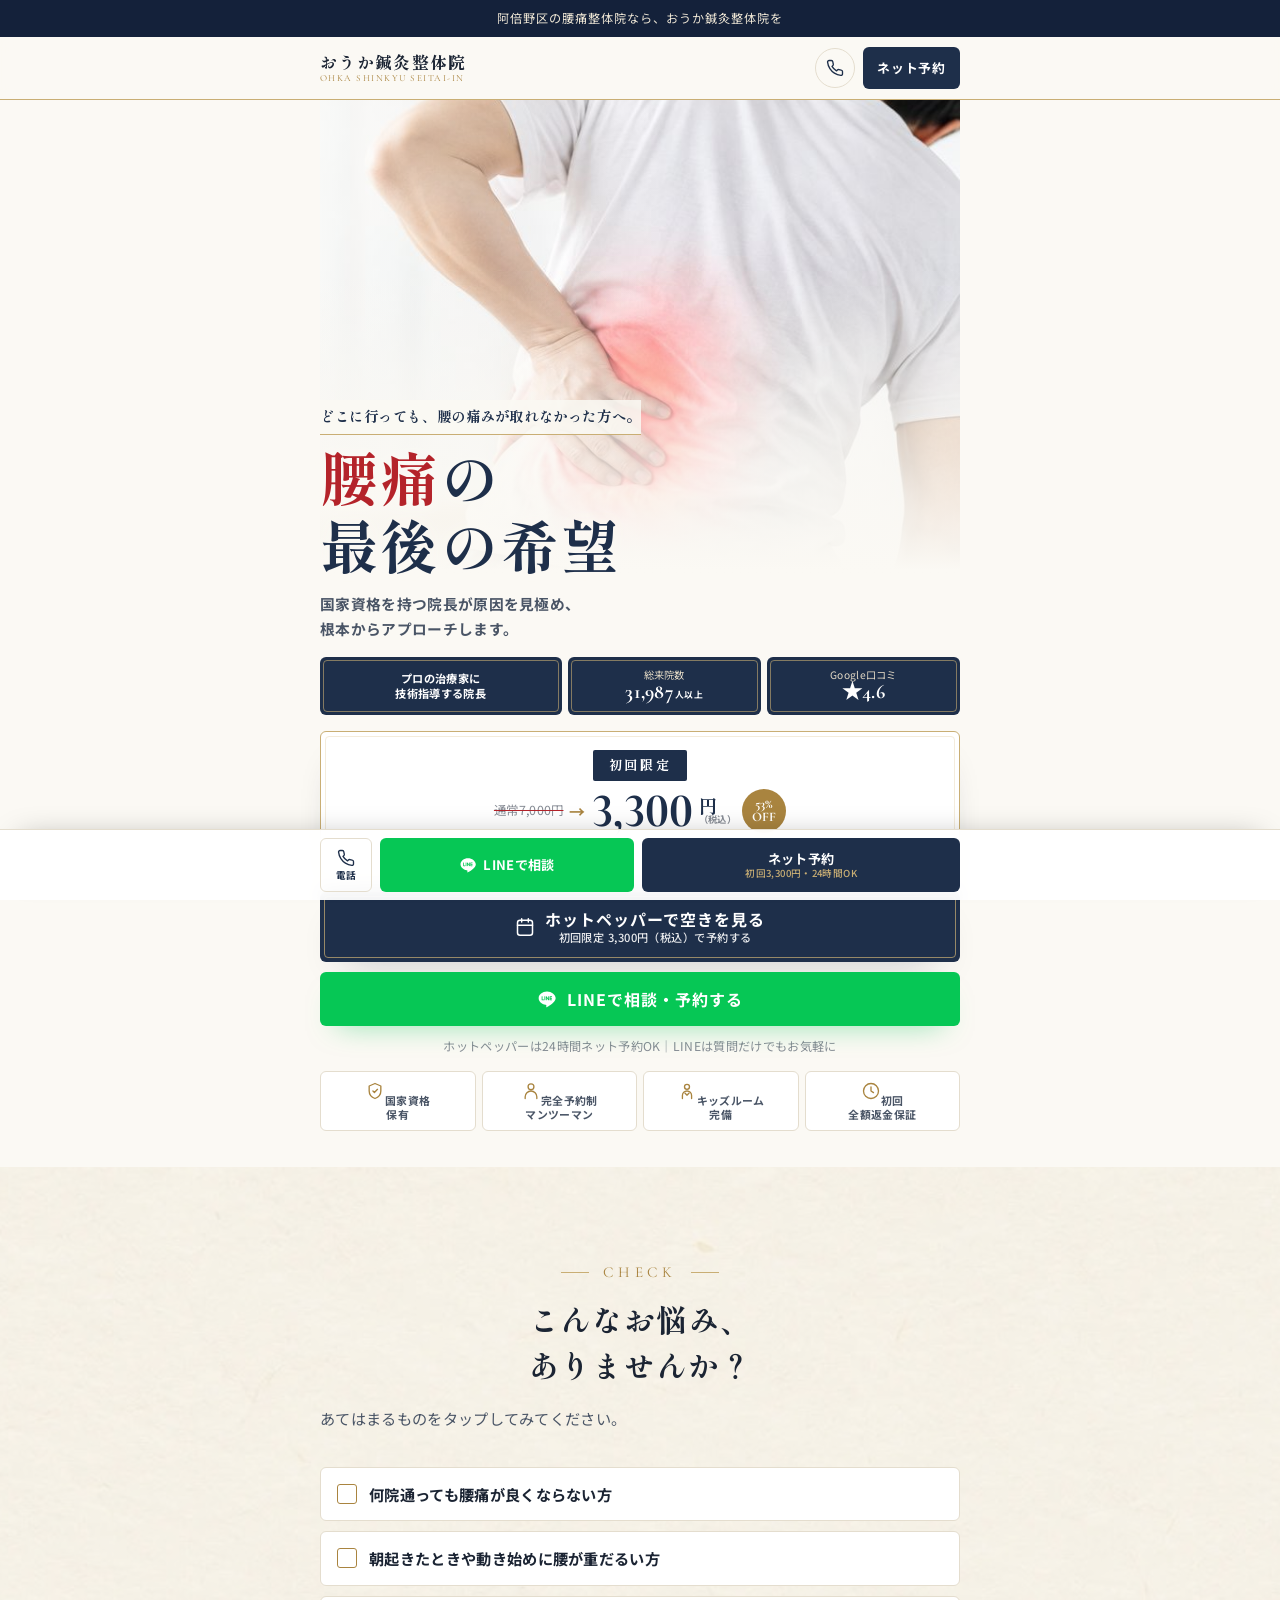
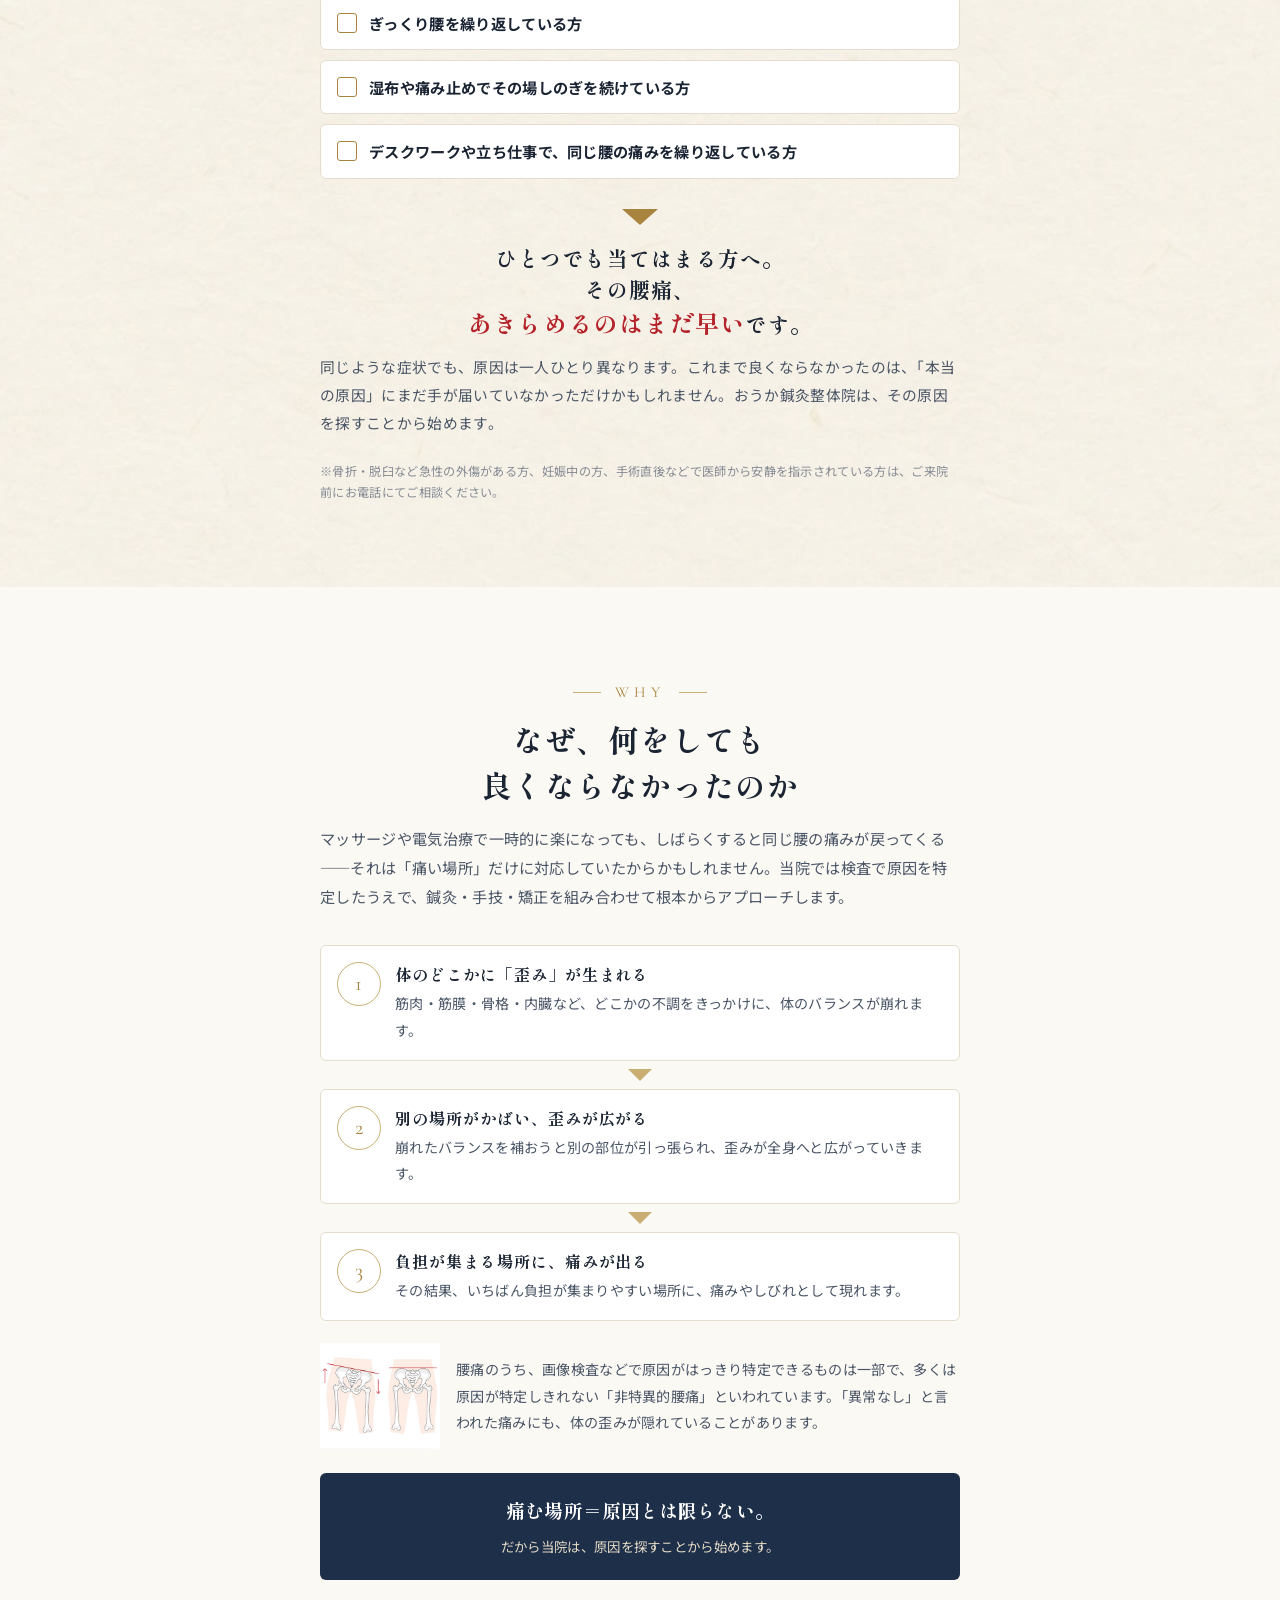
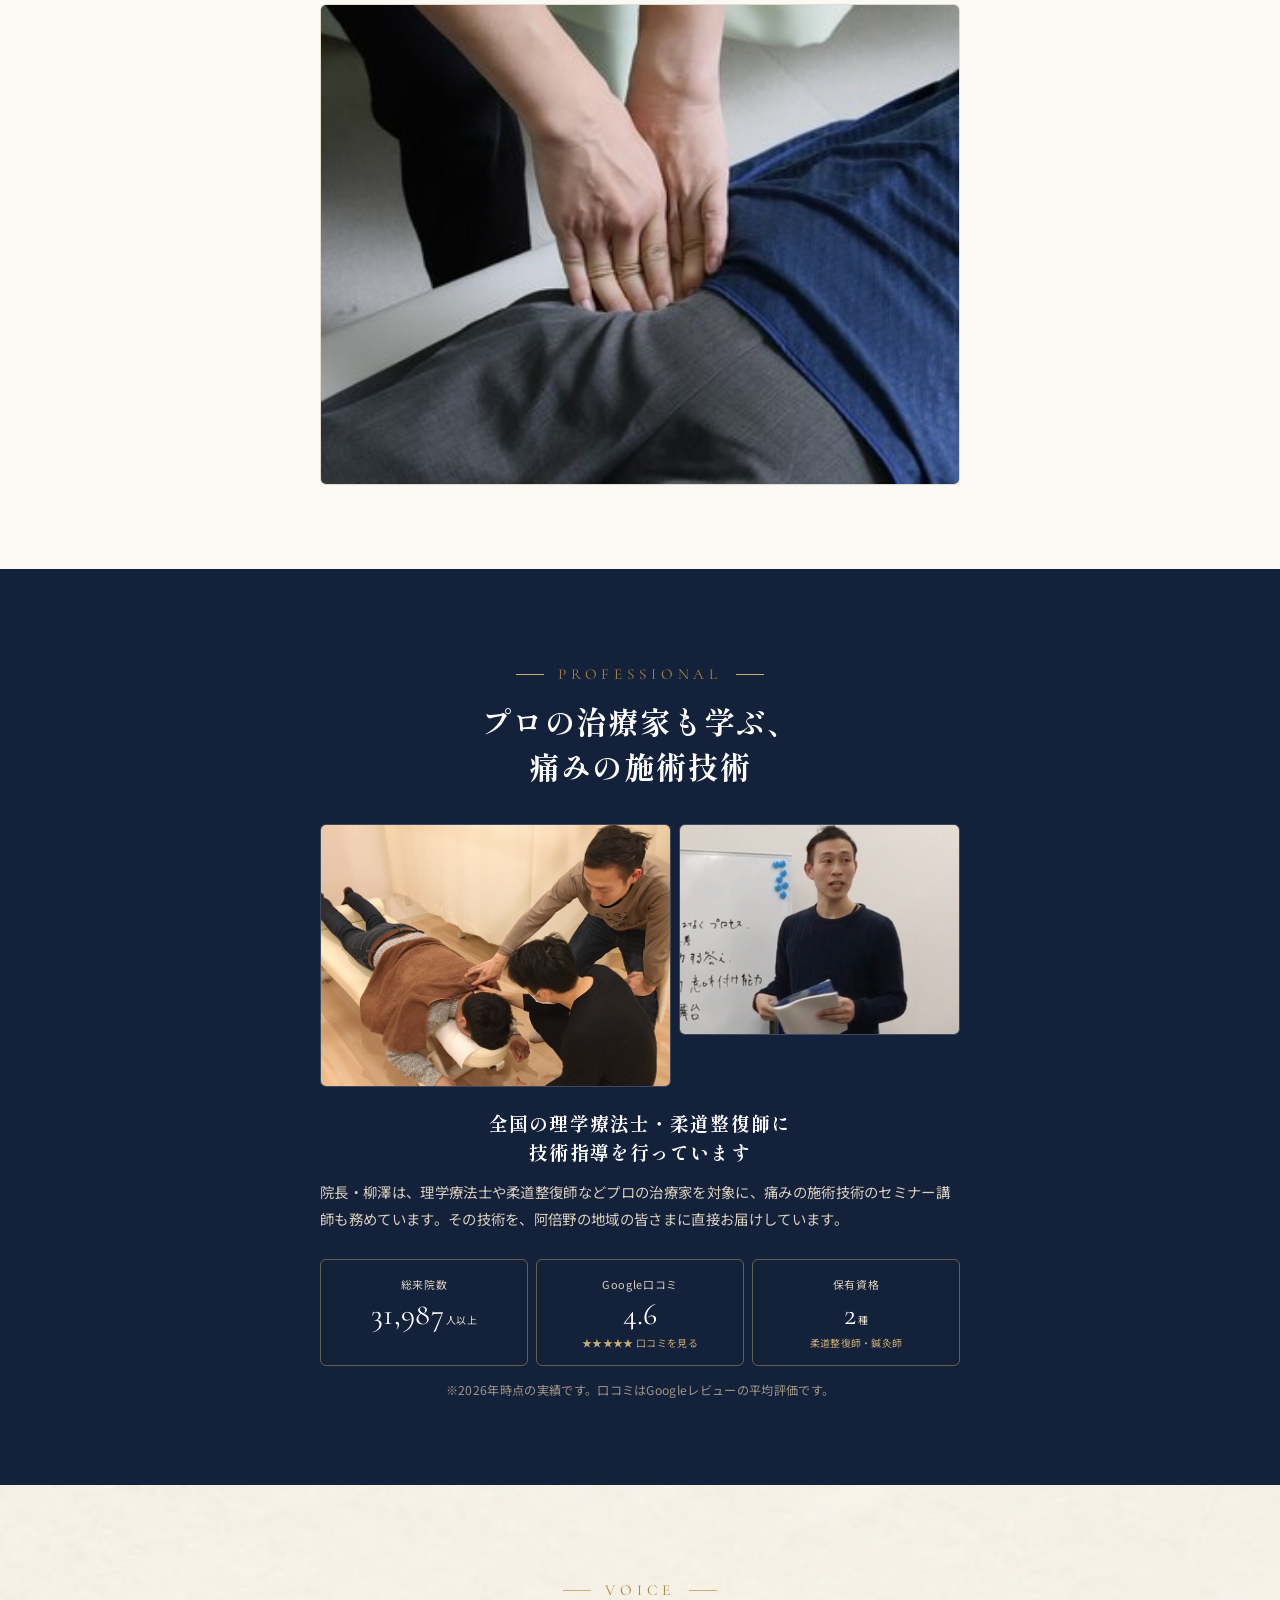
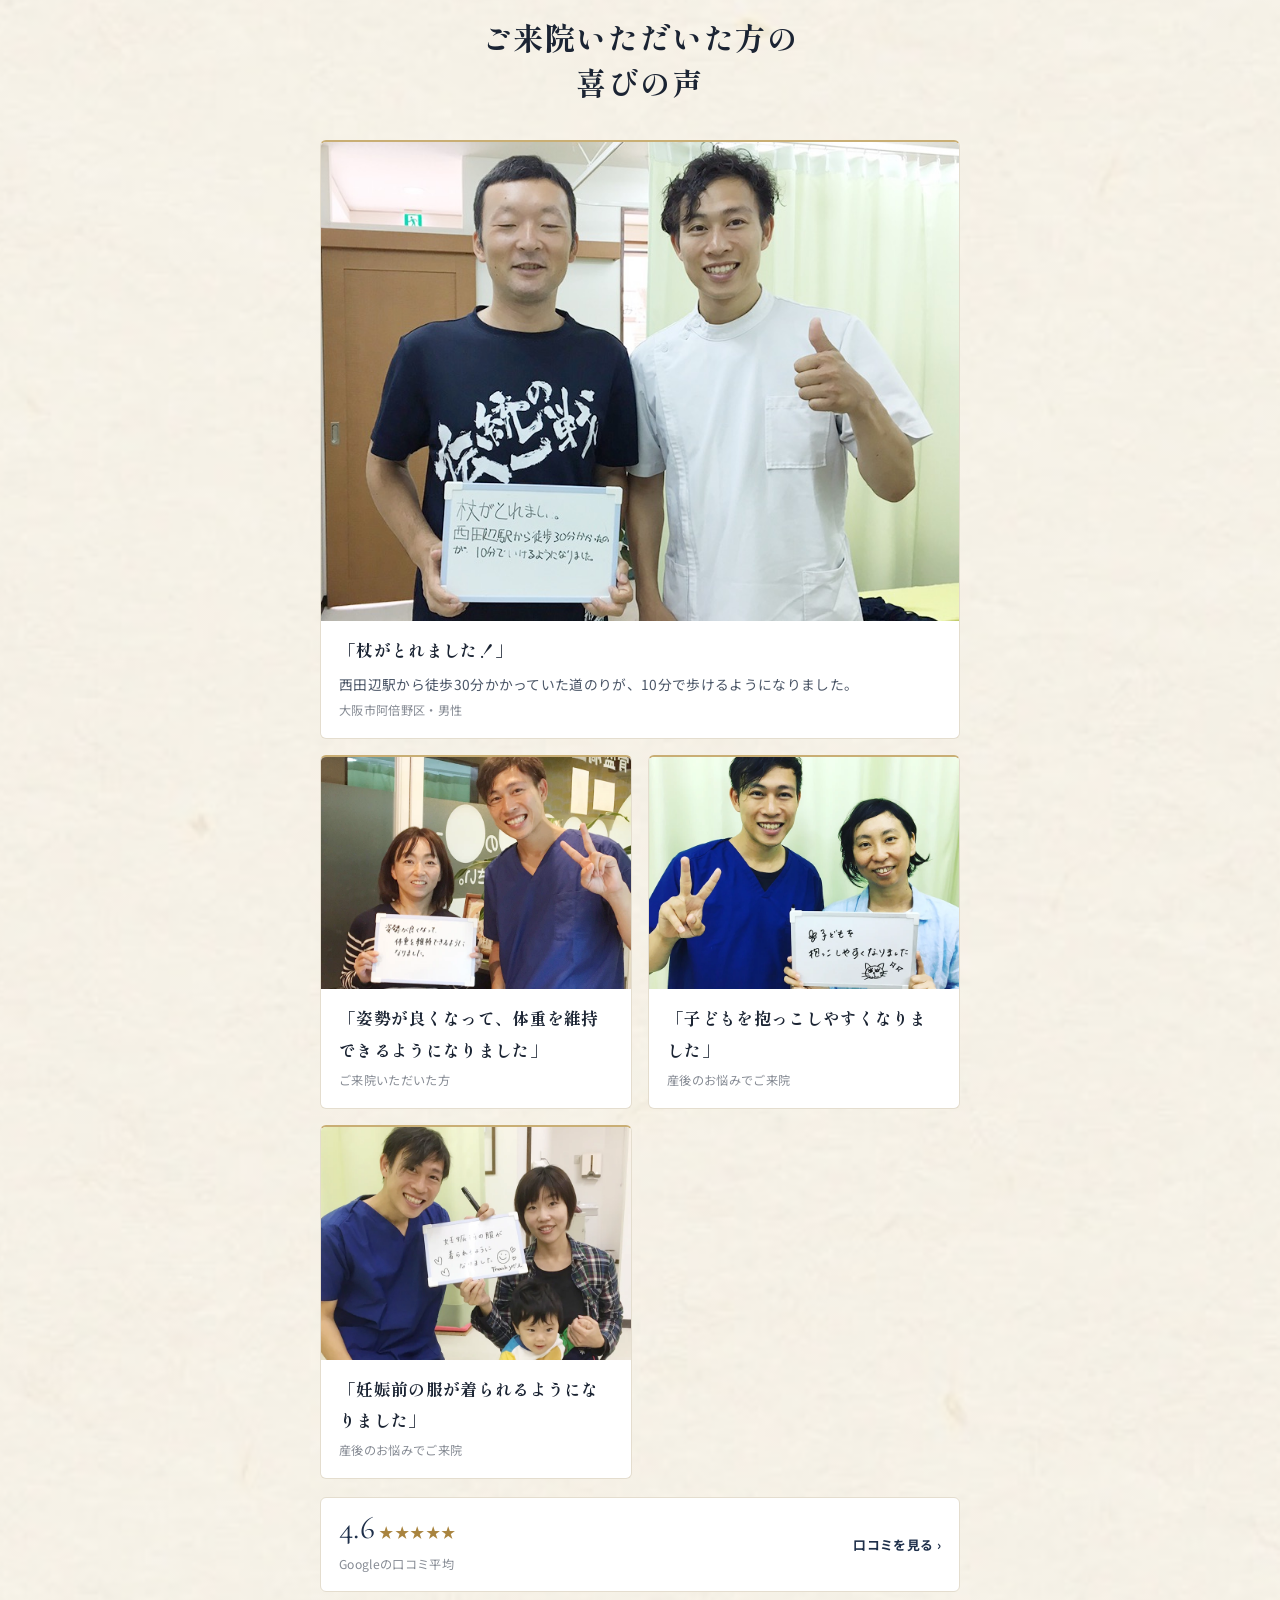
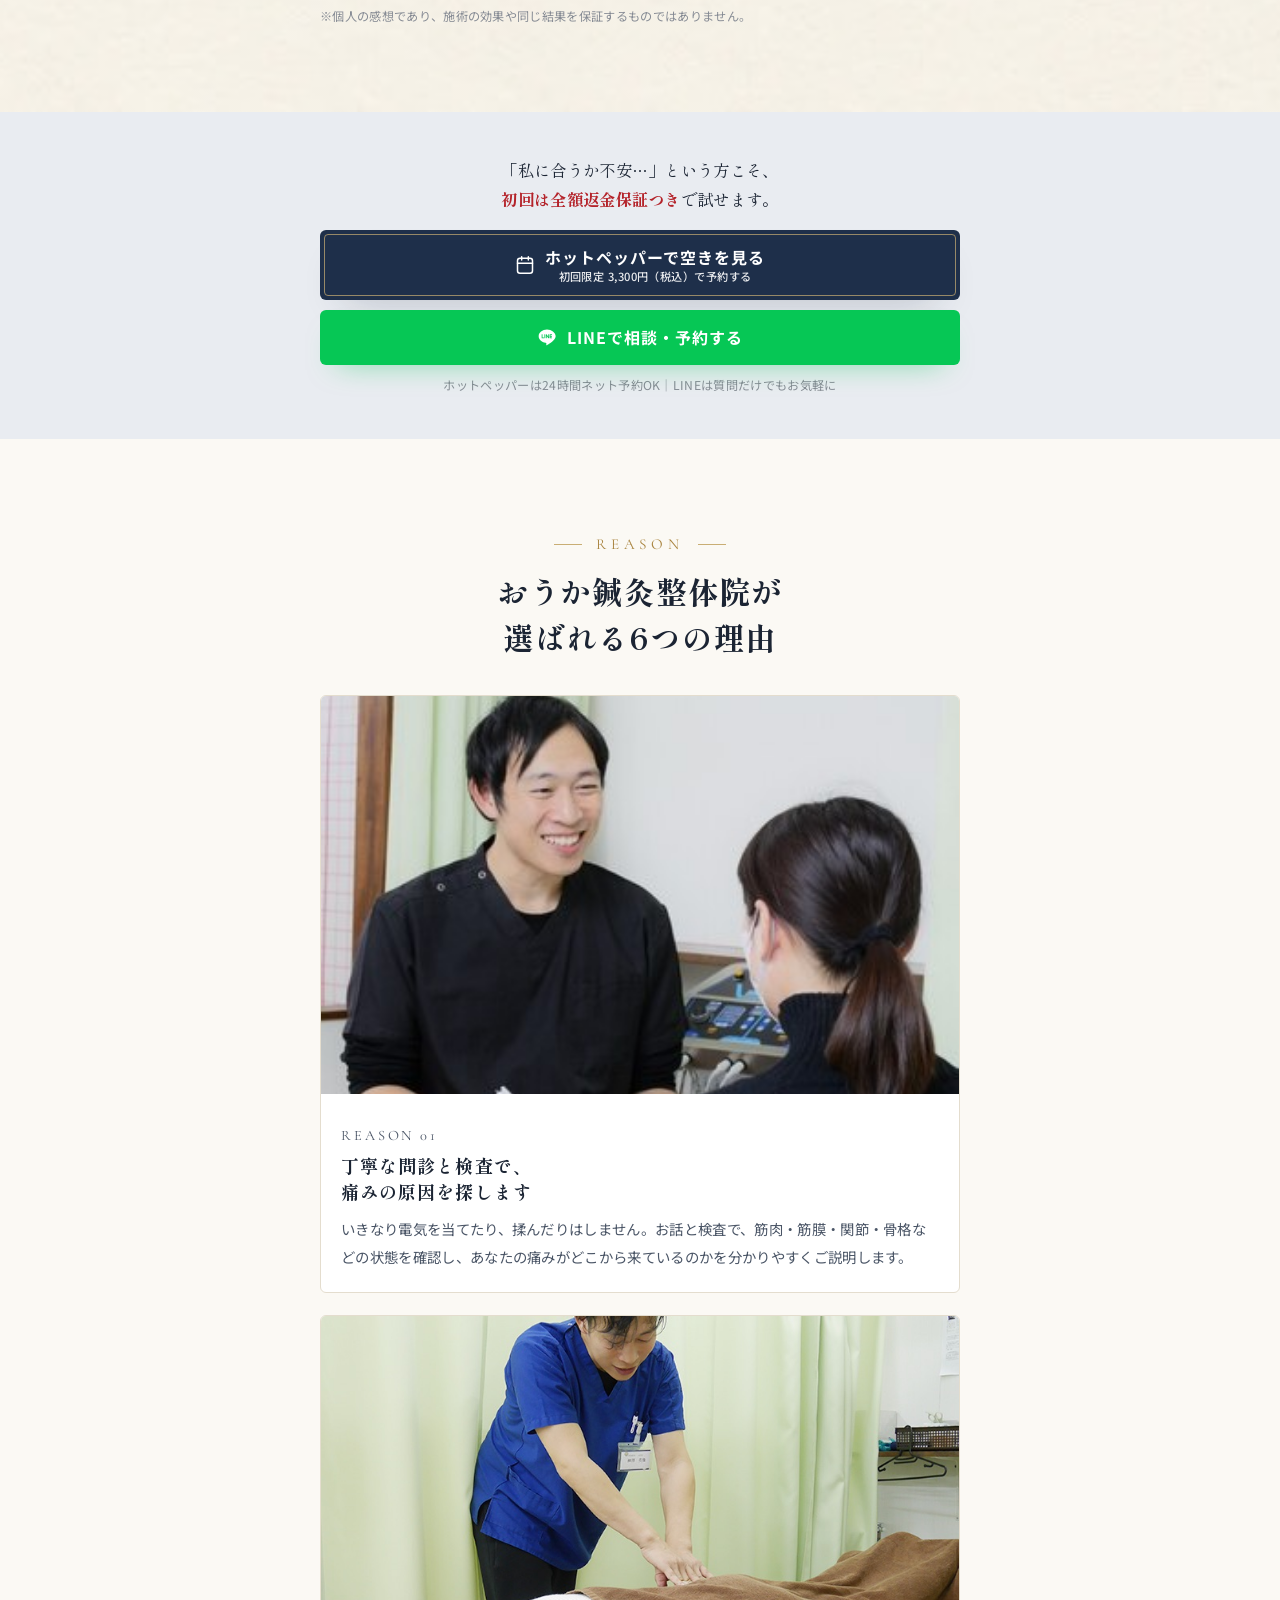
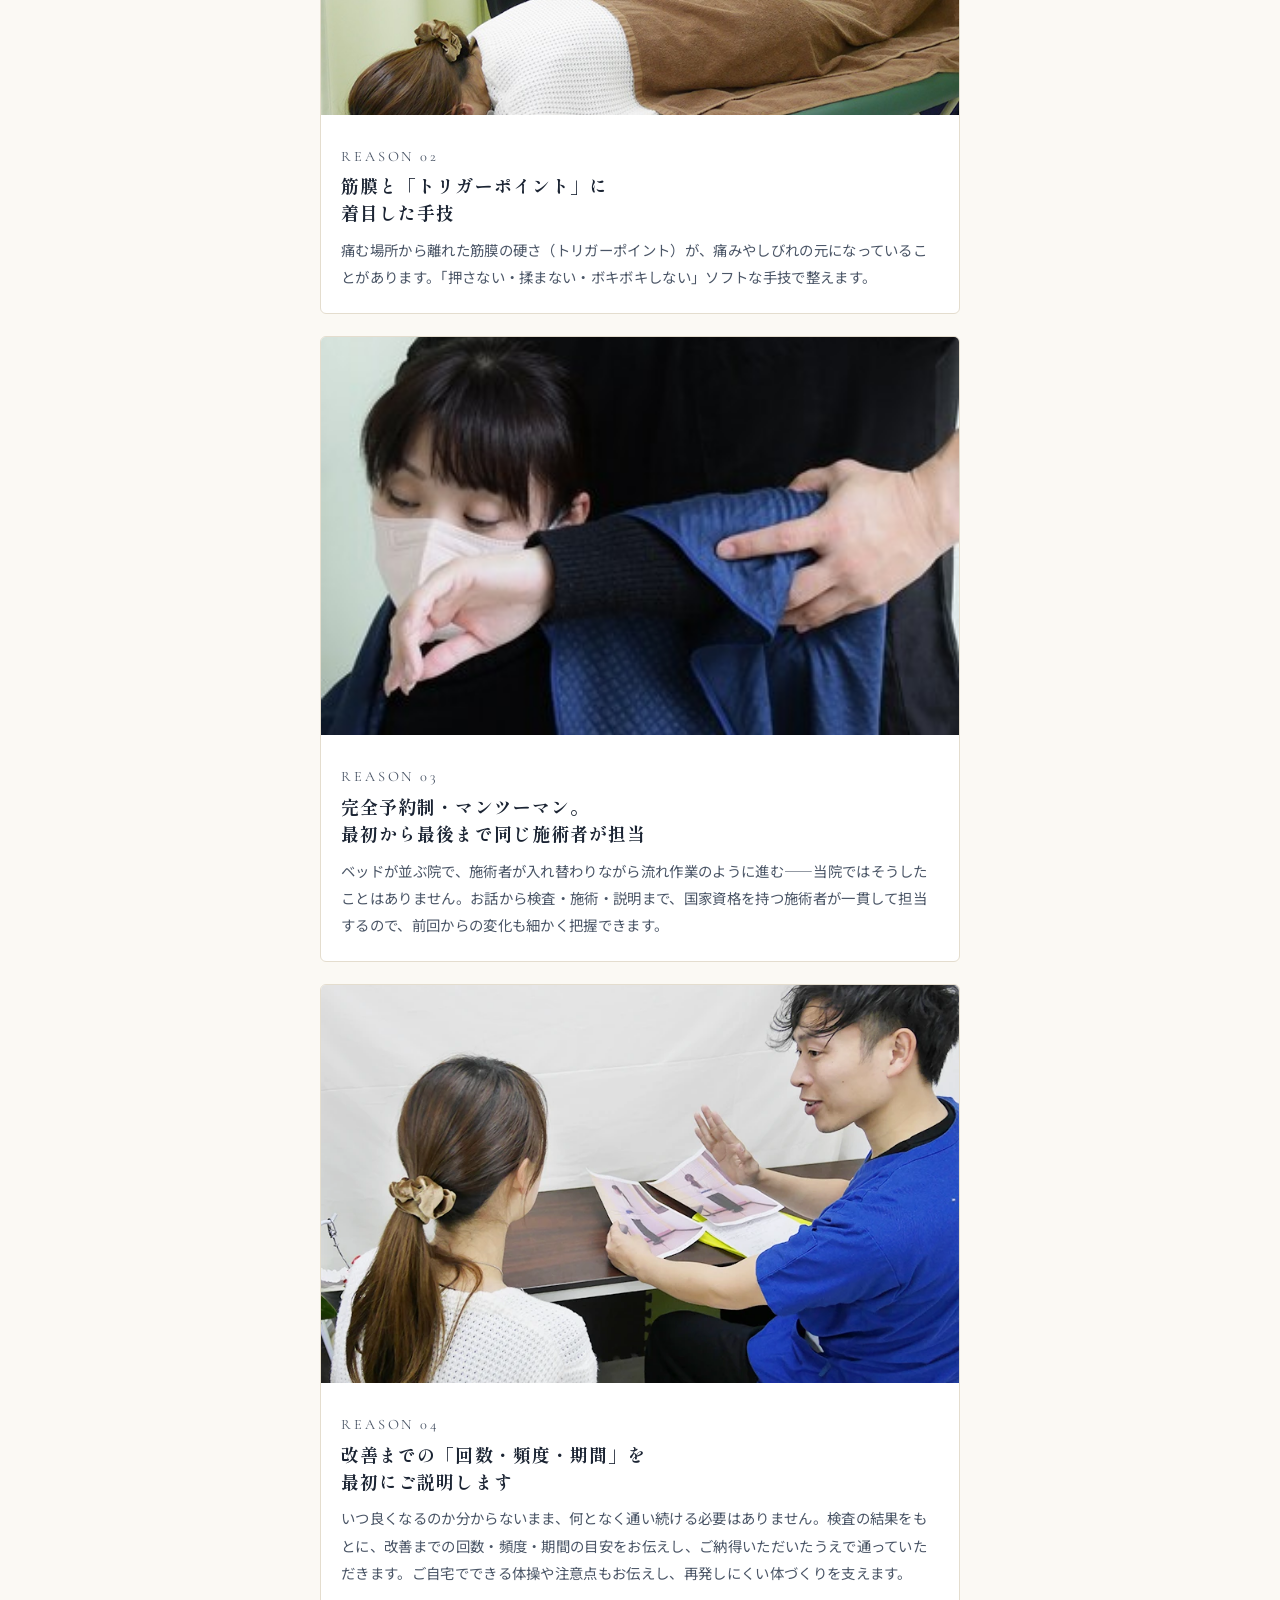
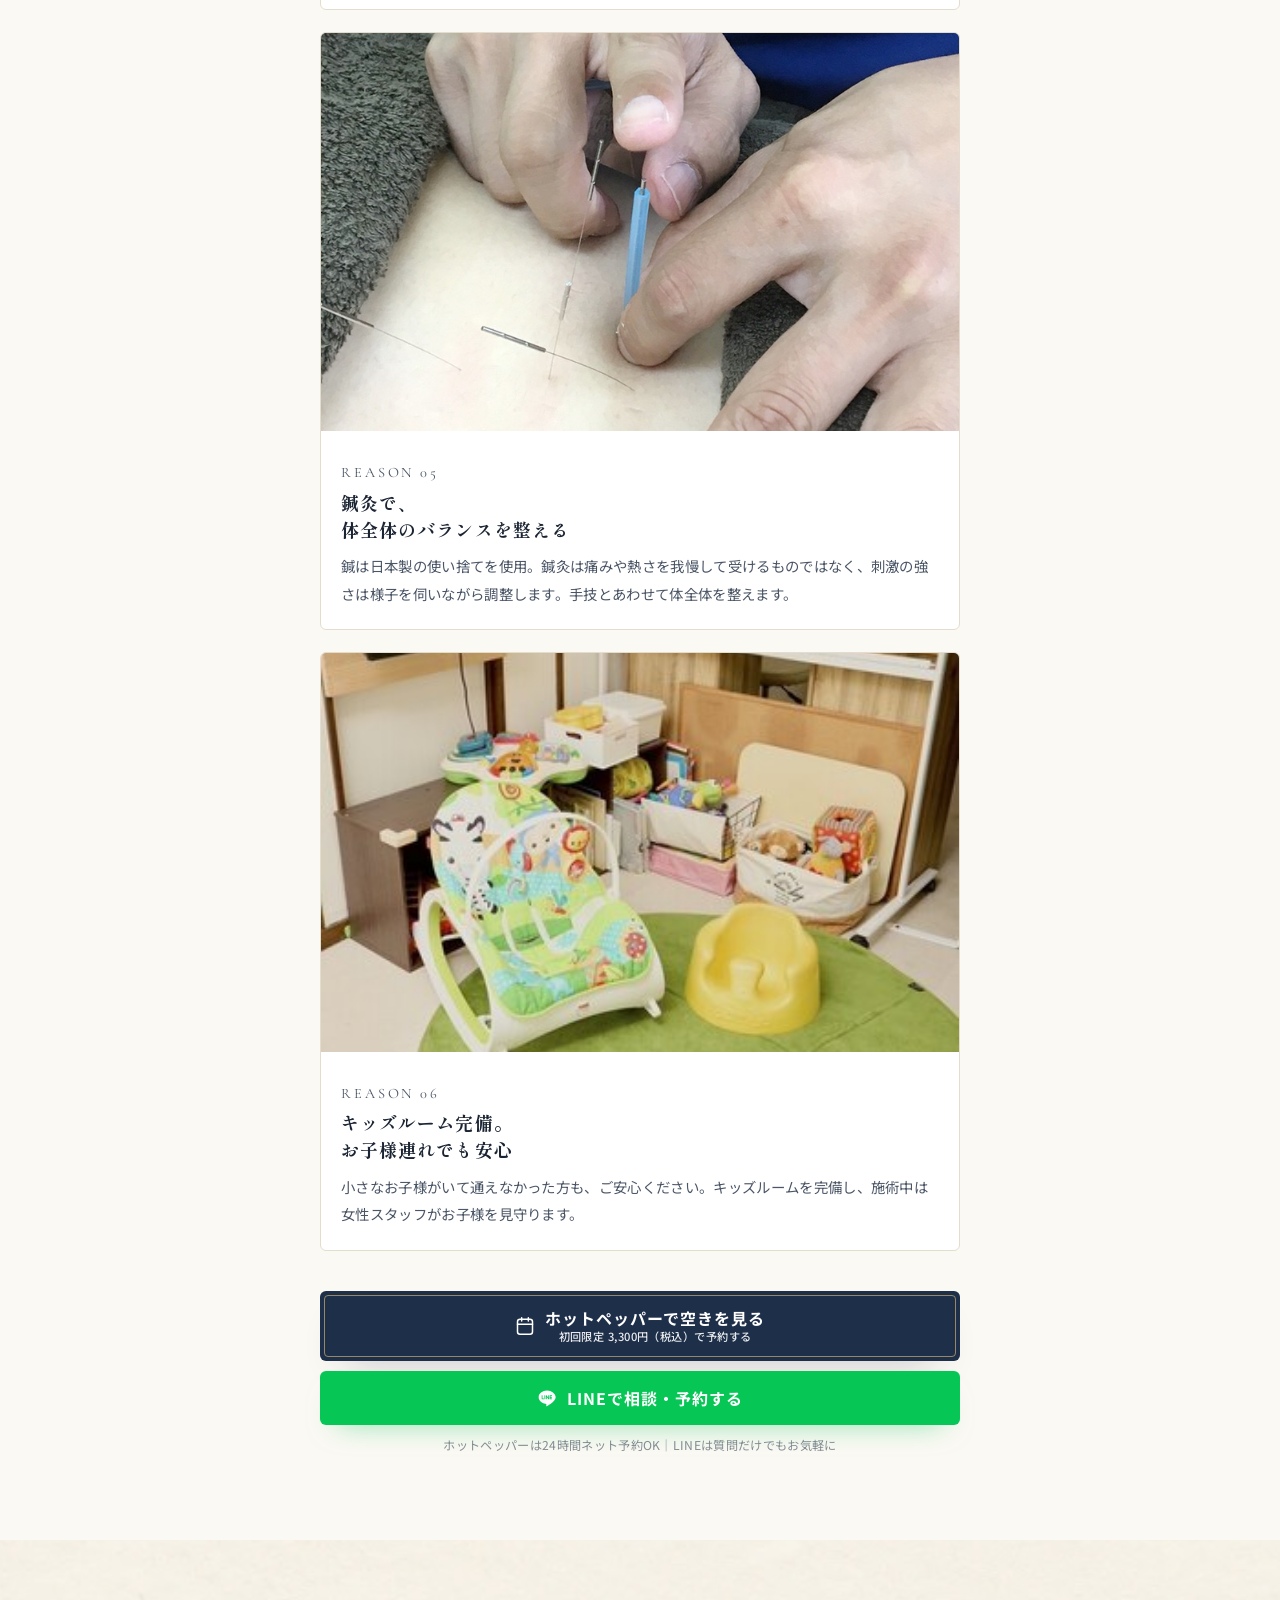
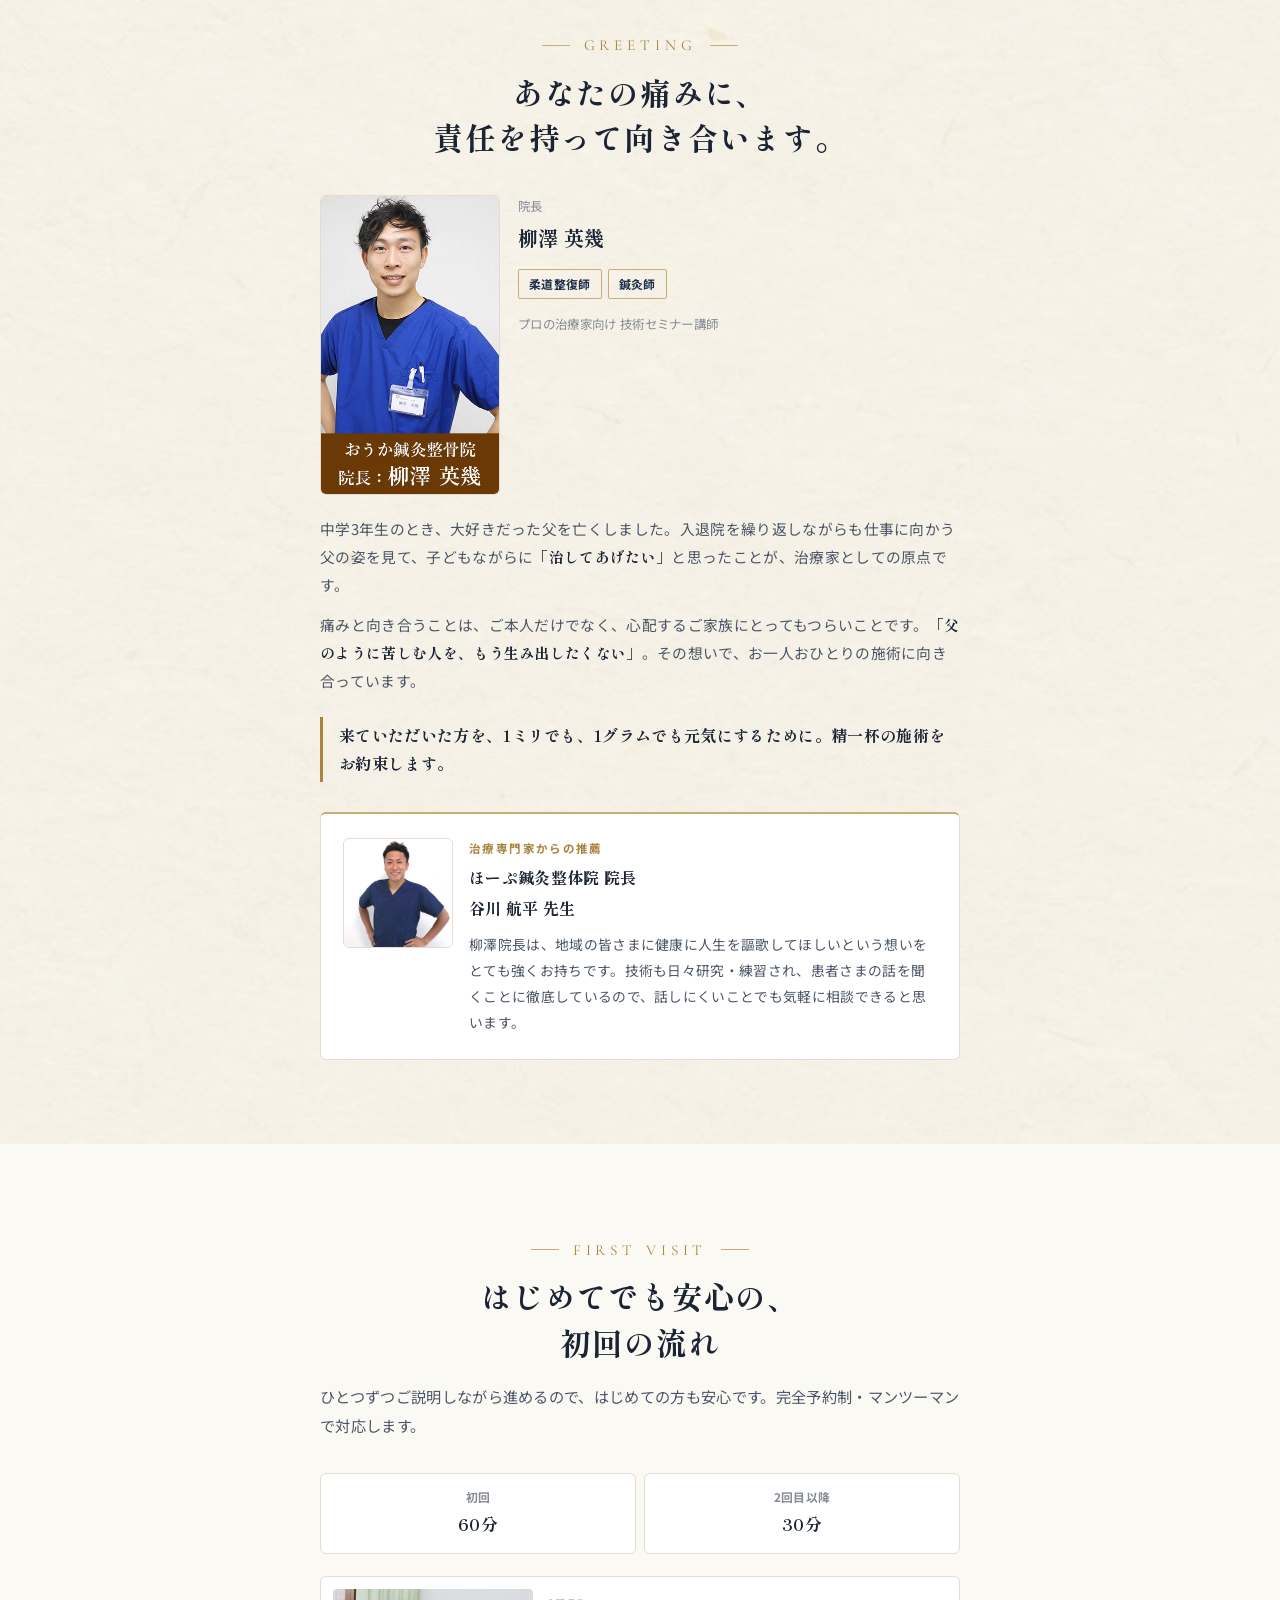
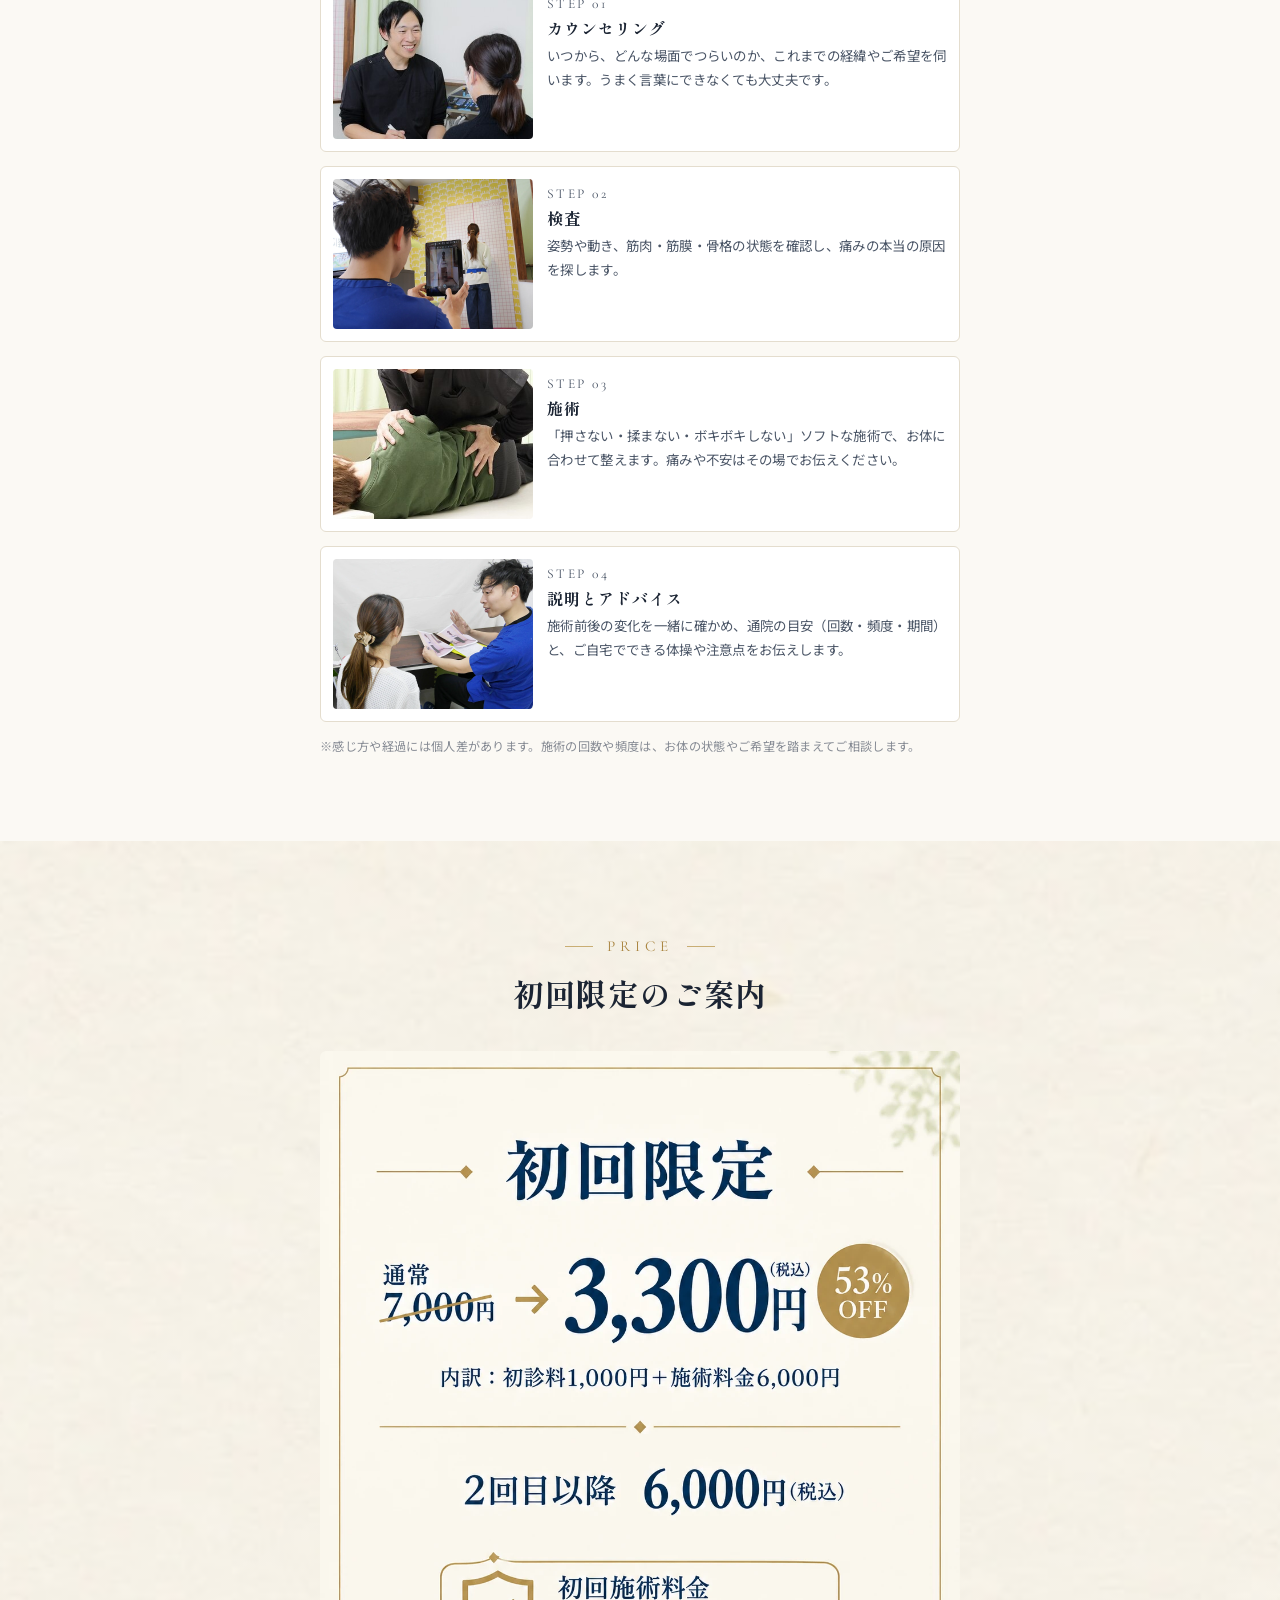
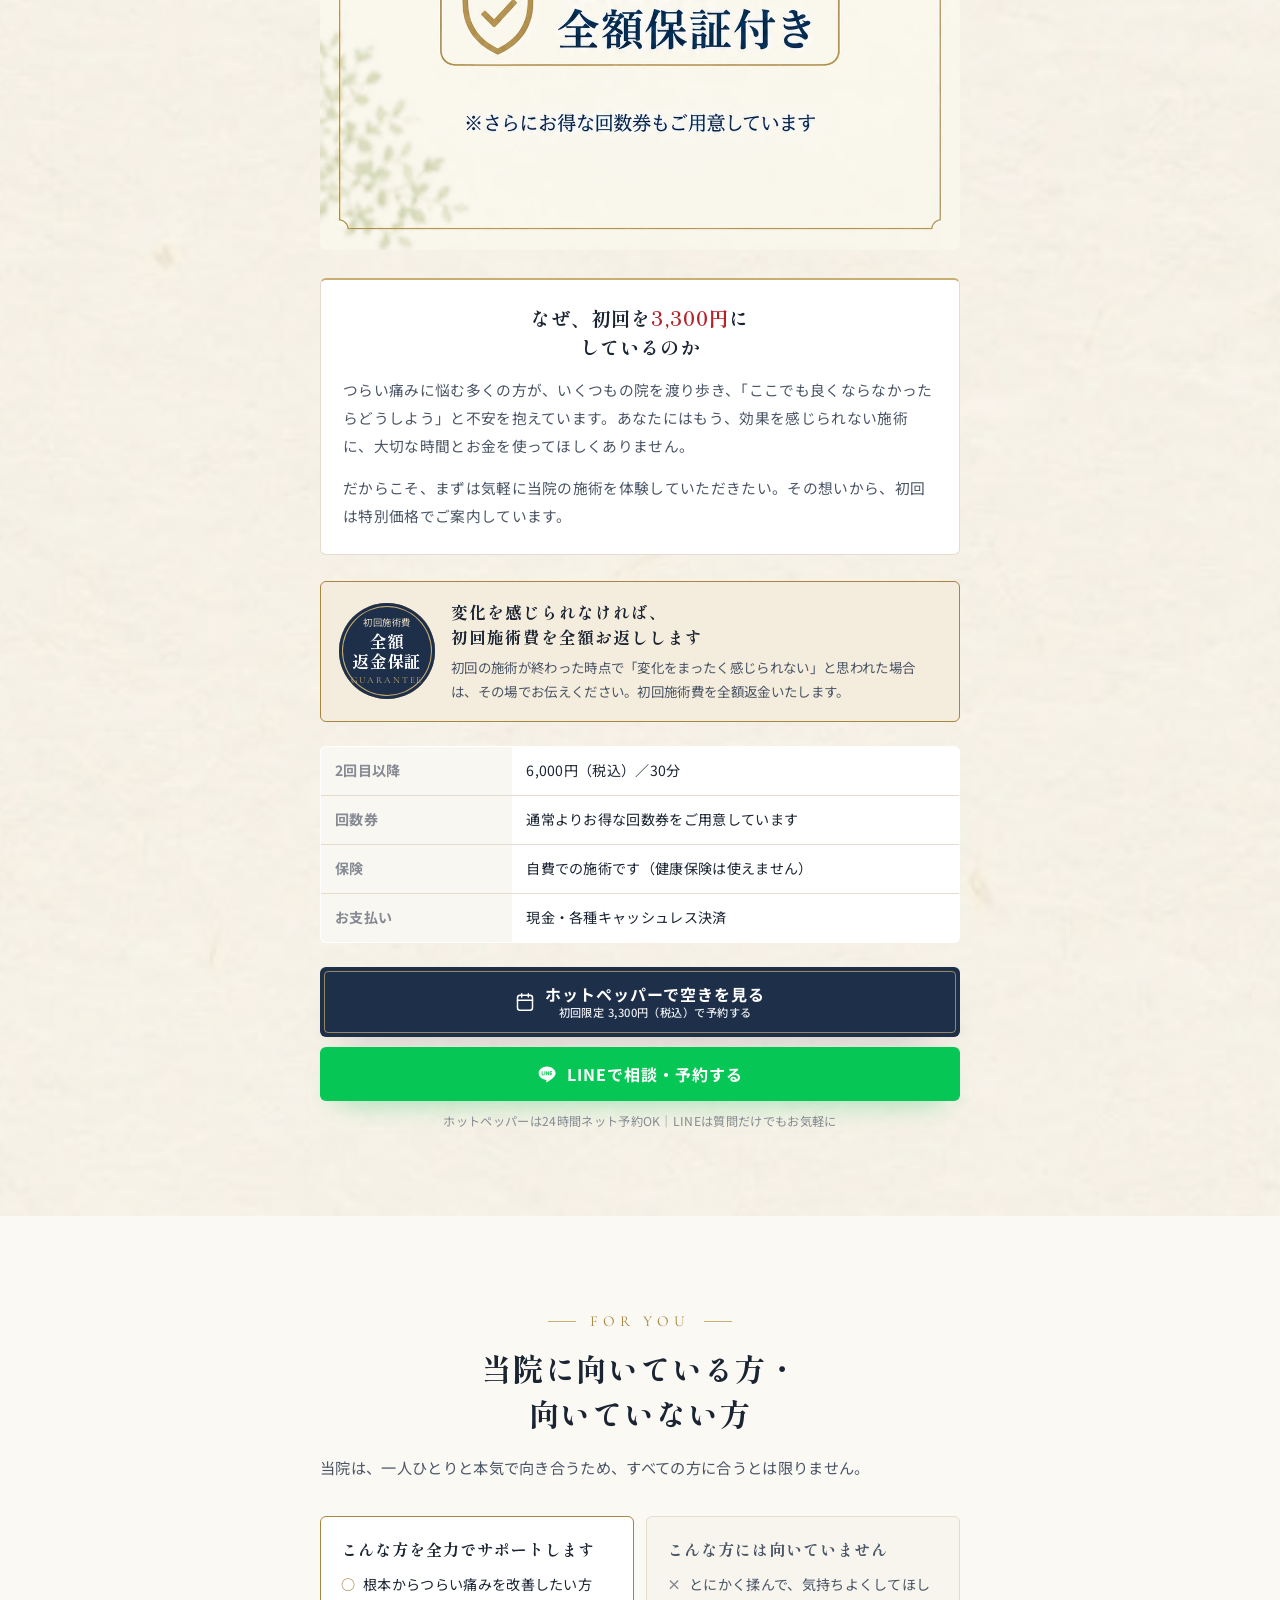
<file: youtsu/index.html>
<!DOCTYPE html>
<html lang="ja">
<head>
<meta name="robots" content="noindex, nofollow">
<meta charset="utf-8">
<meta name="viewport" content="width=device-width, initial-scale=1">
<title>腰痛改善メニュー｜おうか鍼灸整体院</title>
<meta name="description" content="大阪市阿倍野区・おうか鍼灸整体院の腰痛改善メニュー。ぎっくり腰・慢性的な腰の重だるさなど、他院で改善しなかった腰痛に根本からアプローチ。新規様限定価格でご案内中。ご予約はホットペッパービューティーから。">
<meta name="theme-color" content="#1E2F4A">
<meta property="og:title" content="腰痛改善メニュー｜おうか鍼灸整体院">
<meta property="og:description" content="大阪市阿倍野区・おうか鍼灸整体院の腰痛改善メニュー。ぎっくり腰・慢性的な腰の重だるさなど、他院で改善しなかった腰痛に根本からアプローチ。新規様限定価格でご案内中。ご予約はホットペッパービューティーから。">
<meta property="og:type" content="website">

<link rel="preconnect" href="https://fonts.googleapis.com">
<link rel="preconnect" href="https://fonts.gstatic.com" crossorigin>
<link rel="stylesheet" href="https://fonts.googleapis.com/css2?family=Shippori+Mincho:wght@500;600;700;800&family=Noto+Sans+JP:wght@400;500;700&family=Cormorant+Garamond:wght@500;600;700&display=swap">
<link rel="stylesheet" href="../assets/lp.css">
</head>
<body class="">
<p class="topline">阿倍野区の腰痛整体院なら、おうか鍼灸整体院を</p>
<header class="site-header">
  <div class="wrap">
    <a href="#top" class="logo"><b>おうか鍼灸整体院</b><small>OHKA SHINKYU SEITAI-IN</small></a>
    <div class="head-actions">
      <a href="tel:0666219189" class="head-tel" aria-label="電話する"><svg viewBox="0 0 24 24" fill="none" stroke="currentColor" stroke-width="1.8" stroke-linecap="round" stroke-linejoin="round"><path d="M22 16.9v3a2 2 0 0 1-2.2 2 19.8 19.8 0 0 1-8.6-3.1 19.5 19.5 0 0 1-6-6 19.8 19.8 0 0 1-3.1-8.7A2 2 0 0 1 4.1 2h3a2 2 0 0 1 2 1.7c.1 1 .3 2 .6 2.9a2 2 0 0 1-.5 2.1L8 9.9a16 16 0 0 0 6 6l1.2-1.2a2 2 0 0 1 2.1-.5c.9.3 1.9.5 2.9.6a2 2 0 0 1 1.8 2Z"/></svg></a>
      <a href="https://beauty.hotpepper.jp/kr/slnH000785185/coupon/" target="_blank" rel="noopener" class="head-cta js-reserve">ネット予約</a>
    </div>
  </div>
</header>

<main id="top">
<section class="fv">
    <div class="fv-photo"><img src="../images/fv/youtsu.jpg" fetchpriority="high" alt=""></div>
    <div class="wrap fv-copy">
      <p class="fv-lead">どこに行っても、腰の痛みが取れなかった方へ。</p>
      <h1 class="fv-title"><span class="red">腰痛</span>の<br>最後の希望</h1>
      <p class="fv-sub">国家資格を持つ院長が原因を見極め、<br>根本からアプローチします。</p>
      <ul class="fv-chips"><li><span>プロの治療家に<br>技術指導する院長</span></li><li><span>総来院数</span><b>31,987<small>人以上</small></b></li><li><span>Google口コミ</span><b>★4.6</b></li></ul>
      <div class="offer" id="offer">
        <div class="offer-bar"><p class="ob-label">初回限定</p><p class="ob-price"><s>通常7,000円</s><span class="ob-arrow">→</span><b class="num">3,300</b><span class="ob-yen">円<small>（税込）</small></span><span class="ob-off">53%<br>OFF</span></p><p class="ob-sub">初回 全額返金保証つき｜2回目以降 6,000円</p></div>
      <div class="cta-stack">
        <a href="https://beauty.hotpepper.jp/kr/slnH000785185/coupon/" target="_blank" rel="noopener" class="btn btn-reserve js-reserve"><svg viewBox="0 0 24 24" fill="none" stroke="currentColor" stroke-width="1.8" stroke-linecap="round" stroke-linejoin="round"><rect x="3" y="4" width="18" height="18" rx="3"/><path d="M16 2v4M8 2v4M3 10h18"/></svg><span class="btn-txt">ホットペッパーで空きを見る<small>初回限定 3,300円（税込）で予約する</small></span></a>
        <a href="https://lin.ee/Y1Ww8T6" target="_blank" rel="noopener" class="btn btn-line js-line"><svg viewBox="0 0 24 24" fill="currentColor"><path d="M12 3C6.5 3 2 6.6 2 11c0 3.9 3.5 7.2 8.3 7.9.3.1.8.2.9.5.1.3.1.7 0 1l-.1.9c0 .3-.2 1 .9.5s6-3.5 8.2-6.1c1.5-1.6 2.2-3.2 2.2-4.8C22 6.6 17.5 3 12 3Zm-4 10.6H6.1c-.3 0-.5-.2-.5-.5V9.3c0-.3.2-.5.5-.5s.5.2.5.5v3.3H8c.3 0 .5.2.5.5s-.2.5-.5.5Zm1.9-.5c0 .3-.2.5-.5.5s-.5-.2-.5-.5V9.3c0-.3.2-.5.5-.5s.5.2.5.5v3.8Zm4.6 0c0 .2-.1.4-.3.5h-.2c-.2 0-.3-.1-.4-.2l-1.9-2.6v2.3c0 .3-.2.5-.5.5s-.5-.2-.5-.5V9.3c0-.2.1-.4.3-.5h.2c.2 0 .3.1.4.2l1.9 2.6V9.3c0-.3.2-.5.5-.5s.5.2.5.5v3.8Zm3.1-2.4c.3 0 .5.2.5.5s-.2.5-.5.5h-1.4v.9h1.4c.3 0 .5.2.5.5s-.2.5-.5.5h-1.9c-.3 0-.5-.2-.5-.5V9.3c0-.3.2-.5.5-.5h1.9c.3 0 .5.2.5.5s-.2.5-.5.5h-1.4v.9h1.4Z"/></svg><span>LINEで相談・予約する</span></a>
      </div>
      <p class="cta-note">ホットペッパーは24時間ネット予約OK｜LINEは質問だけでもお気軽に</p>
        <ul class="offer-badges"><li><svg viewBox="0 0 24 24" fill="none" stroke="currentColor" stroke-width="1.6" stroke-linecap="round" stroke-linejoin="round"><path d="M12 3l7 3v6c0 4.5-3 7.5-7 9-4-1.5-7-4.5-7-9V6l7-3Z"/><path d="M9.5 12l1.8 1.8L15 10"/></svg>国家資格<br>保有</li><li><svg viewBox="0 0 24 24" fill="none" stroke="currentColor" stroke-width="1.6" stroke-linecap="round" stroke-linejoin="round"><circle cx="12" cy="7" r="3.5"/><path d="M5 21v-2a7 7 0 0 1 14 0v2"/></svg>完全予約制<br>マンツーマン</li><li><svg viewBox="0 0 24 24" fill="none" stroke="currentColor" stroke-width="1.6" stroke-linecap="round" stroke-linejoin="round"><circle cx="12" cy="7" r="3"/><path d="M6.5 21v-3.5a5.5 5.5 0 0 1 11 0V21"/><path d="M9.5 14.5 12 17l2.5-2.5"/></svg>キッズルーム<br>完備</li><li><svg viewBox="0 0 24 24" fill="none" stroke="currentColor" stroke-width="1.6" stroke-linecap="round" stroke-linejoin="round"><circle cx="12" cy="12" r="9"/><path d="M12 7v5l3 2"/></svg>初回<br>全額返金保証</li></ul>
      </div>
    </div>
  </section>

<section class="sec band" id="concern">
    <div class="wrap">
    <div class="sec-head">
      <p class="sec-en">Check</p>
      <h2>こんなお悩み、<br>ありませんか？</h2>
      <p class="lead">あてはまるものをタップしてみてください。</p>
    </div>
      <ul class="checks"><li>何院通っても腰痛が良くならない方</li><li>朝起きたときや動き始めに腰が重だるい方</li><li>ぎっくり腰を繰り返している方</li><li>湿布や痛み止めでその場しのぎを続けている方</li><li>デスクワークや立ち仕事で、同じ腰の痛みを繰り返している方</li></ul>
      <div class="turn">
        <div class="turn-arrow"></div>
        <h3>ひとつでも当てはまる方へ。<br>その腰痛、<br><span class="red">あきらめるのはまだ早い</span>です。</h3>
        <p>同じような症状でも、原因は一人ひとり異なります。これまで良くならなかったのは、「本当の原因」にまだ手が届いていなかっただけかもしれません。おうか鍼灸整体院は、その原因を探すことから始めます。</p>
      </div>
      <p class="note mt-m">※骨折・脱臼など急性の外傷がある方、妊娠中の方、手術直後などで医師から安静を指示されている方は、ご来院前にお電話にてご相談ください。</p>
    </div>
  </section>

<section class="sec" id="why">
    <div class="wrap">
    <div class="sec-head">
      <p class="sec-en">Why</p>
      <h2>なぜ、何をしても<br>良くならなかったのか</h2>
      <p class="lead">マッサージや電気治療で一時的に楽になっても、しばらくすると同じ腰の痛みが戻ってくる――それは「痛い場所」だけに対応していたからかもしれません。当院では検査で原因を特定したうえで、鍼灸・手技・矯正を組み合わせて根本からアプローチします。</p>
    </div>
      <div class="cause-flow mt-m">
        <div class="cause-step reveal"><span class="n">1</span><div><h3>体のどこかに「歪み」が生まれる</h3><p>筋肉・筋膜・骨格・内臓など、どこかの不調をきっかけに、体のバランスが崩れます。</p></div></div>
        <div class="cause-arrow" aria-hidden="true"></div>
        <div class="cause-step reveal"><span class="n">2</span><div><h3>別の場所がかばい、歪みが広がる</h3><p>崩れたバランスを補おうと別の部位が引っ張られ、歪みが全身へと広がっていきます。</p></div></div>
        <div class="cause-arrow" aria-hidden="true"></div>
        <div class="cause-step reveal"><span class="n">3</span><div><h3>負担が集まる場所に、痛みが出る</h3><p>その結果、いちばん負担が集まりやすい場所に、痛みやしびれとして現れます。</p></div></div>
      </div>
      <div class="cause-fig">
        <img src="../images/hp/why_img002.jpg" width="360" height="320" loading="lazy" alt="骨盤の傾きのイメージ図">
        <p>腰痛のうち、画像検査などで原因がはっきり特定できるものは一部で、多くは原因が特定しきれない「非特異的腰痛」といわれています。「異常なし」と言われた痛みにも、体の歪みが隠れていることがあります。</p>
      </div>
      <div class="key reveal"><b>痛む場所＝原因とは限らない。</b><span>だから当院は、原因を探すことから始めます。</span></div>
      <figure class="photo mt-m reveal"><img src="../images/hpb/lowback-deep.jpg" loading="lazy" alt="腰の深部の筋肉に着目した施術"></figure>
    </div>
  </section>

<section class="sec dark" id="professional">
    <div class="wrap">
    <div class="sec-head">
      <p class="sec-en">Professional</p>
      <h2>プロの治療家も学ぶ、<br>痛みの施術技術</h2>
    </div>
      <div class="auth-photos reveal">
        <div class="photo"><img src="../images/hp/seminar01.jpg" width="800" height="533" loading="lazy" alt="治療家向けセミナーで院長が施術を指導している様子"></div>
        <div class="photo"><img src="../images/hp/seminar02.jpg" width="800" height="533" loading="lazy" alt="セミナーで講師を務める院長"></div>
      </div>
      <div class="auth-copy">
        <h3>全国の理学療法士・柔道整復師に<br>技術指導を行っています</h3>
        <p>院長・柳澤は、理学療法士や柔道整復師などプロの治療家を対象に、痛みの施術技術のセミナー講師も務めています。その技術を、阿倍野の地域の皆さまに直接お届けしています。</p>
      </div>
      <div class="stats">
        <div class="stat"><p class="stat-label">総来院数</p><p class="stat-num">31,987<small>人以上</small></p></div>
        <div class="stat"><a href="https://maps.app.goo.gl/wEtdczeHVXq5hBLx5" target="_blank" rel="noopener"><p class="stat-label">Google口コミ</p><p class="stat-num">4.6</p><p class="stat-sub">★★★★★ 口コミを見る</p></a></div>
        <div class="stat"><p class="stat-label">保有資格</p><p class="stat-num">2<small>種</small></p><p class="stat-sub">柔道整復師・鍼灸師</p></div>
      </div>
      <p class="note mt-s center" style="color:#9F9787;">※2026年時点の実績です。口コミはGoogleレビューの平均評価です。</p>
    </div>
  </section>

<section class="sec band" id="voice">
    <div class="wrap">
    <div class="sec-head">
      <p class="sec-en">Voice</p>
      <h2>ご来院いただいた方の<br>喜びの声</h2>
    </div>
      <div class="voice-list">
        <figure class="voice reveal"><img src="../images/hp/voice001.jpg" width="800" height="600" loading="lazy" alt="ご来院いただいた方と院長の写真。ボードに「杖がとれました！」">
          <figcaption><p class="v-title">「杖がとれました！」</p><p class="note" style="color:var(--ink-soft);font-size:.86rem;margin-top:6px;">西田辺駅から徒歩30分かかっていた道のりが、10分で歩けるようになりました。</p><p class="v-who">大阪市阿倍野区・男性</p></figcaption></figure>
        <figure class="voice reveal"><img src="../images/voice-posture.webp" width="800" height="600" loading="lazy" alt="ご来院いただいた方と院長の写真。ボードに「姿勢が良くなって、体重を維持できるようになりました」">
          <figcaption><p class="v-title">「姿勢が良くなって、体重を維持できるようになりました」</p><p class="v-who">ご来院いただいた方</p></figcaption></figure>
        <figure class="voice reveal"><img src="../images/voice-holding.webp" width="800" height="600" loading="lazy" alt="ご来院いただいた方と院長の写真。ボードに「子どもを抱っこしやすくなりました」">
          <figcaption><p class="v-title">「子どもを抱っこしやすくなりました」</p><p class="v-who">産後のお悩みでご来院</p></figcaption></figure>
        <figure class="voice reveal"><img src="../images/voice-clothes.webp" width="800" height="600" loading="lazy" alt="ご来院いただいた方と院長の写真。ボードに「妊娠前の服が着られるようになりました」">
          <figcaption><p class="v-title">「妊娠前の服が着られるようになりました」</p><p class="v-who">産後のお悩みでご来院</p></figcaption></figure>
      </div>
      <a class="review" href="https://maps.app.goo.gl/wEtdczeHVXq5hBLx5" target="_blank" rel="noopener"><span><span class="score">4.6</span> <span class="stars">★★★★★</span><br><span class="note">Googleの口コミ平均</span></span><span class="go">口コミを見る ›</span></a>
      <p class="note mt-s">※個人の感想であり、施術の効果や同じ結果を保証するものではありません。</p>
    </div>
  </section>

<section class="sec mid-cta">
    <div class="wrap">
      <p class="mid-lead">「私に合うか不安…」という方こそ、<br><b>初回は全額返金保証つき</b>で試せます。</p>
      <div class="cta-stack">
        <a href="https://beauty.hotpepper.jp/kr/slnH000785185/coupon/" target="_blank" rel="noopener" class="btn btn-reserve js-reserve"><svg viewBox="0 0 24 24" fill="none" stroke="currentColor" stroke-width="1.8" stroke-linecap="round" stroke-linejoin="round"><rect x="3" y="4" width="18" height="18" rx="3"/><path d="M16 2v4M8 2v4M3 10h18"/></svg><span class="btn-txt">ホットペッパーで空きを見る<small>初回限定 3,300円（税込）で予約する</small></span></a>
        <a href="https://lin.ee/Y1Ww8T6" target="_blank" rel="noopener" class="btn btn-line js-line"><svg viewBox="0 0 24 24" fill="currentColor"><path d="M12 3C6.5 3 2 6.6 2 11c0 3.9 3.5 7.2 8.3 7.9.3.1.8.2.9.5.1.3.1.7 0 1l-.1.9c0 .3-.2 1 .9.5s6-3.5 8.2-6.1c1.5-1.6 2.2-3.2 2.2-4.8C22 6.6 17.5 3 12 3Zm-4 10.6H6.1c-.3 0-.5-.2-.5-.5V9.3c0-.3.2-.5.5-.5s.5.2.5.5v3.3H8c.3 0 .5.2.5.5s-.2.5-.5.5Zm1.9-.5c0 .3-.2.5-.5.5s-.5-.2-.5-.5V9.3c0-.3.2-.5.5-.5s.5.2.5.5v3.8Zm4.6 0c0 .2-.1.4-.3.5h-.2c-.2 0-.3-.1-.4-.2l-1.9-2.6v2.3c0 .3-.2.5-.5.5s-.5-.2-.5-.5V9.3c0-.2.1-.4.3-.5h.2c.2 0 .3.1.4.2l1.9 2.6V9.3c0-.3.2-.5.5-.5s.5.2.5.5v3.8Zm3.1-2.4c.3 0 .5.2.5.5s-.2.5-.5.5h-1.4v.9h1.4c.3 0 .5.2.5.5s-.2.5-.5.5h-1.9c-.3 0-.5-.2-.5-.5V9.3c0-.3.2-.5.5-.5h1.9c.3 0 .5.2.5.5s-.2.5-.5.5h-1.4v.9h1.4Z"/></svg><span>LINEで相談・予約する</span></a>
      </div>
      <p class="cta-note">ホットペッパーは24時間ネット予約OK｜LINEは質問だけでもお気軽に</p>
    </div>
  </section>

<section class="sec" id="reason">
    <div class="wrap">
    <div class="sec-head">
      <p class="sec-en">Reason</p>
      <h2>おうか鍼灸整体院が<br>選ばれる6つの理由</h2>
    </div>
      <div class="reasons">
        <article class="reason reveal">
          <div class="photo"><img src="../images/hpb/counseling.jpg" width="800" height="600" loading="lazy" alt=""></div>
          <div class="reason-body"><p class="reason-no">REASON 01</p><h3>丁寧な問診と検査で、<br>痛みの原因を探します</h3><p>いきなり電気を当てたり、揉んだりはしません。お話と検査で、筋肉・筋膜・関節・骨格などの状態を確認し、あなたの痛みがどこから来ているのかを分かりやすくご説明します。</p></div>
        </article>
        <article class="reason reveal">
          <div class="photo"><img src="../images/hp/reason02.jpg" width="800" height="600" loading="lazy" alt=""></div>
          <div class="reason-body"><p class="reason-no">REASON 02</p><h3>筋膜と「トリガーポイント」に<br>着目した手技</h3><p>痛む場所から離れた筋膜の硬さ（トリガーポイント）が、痛みやしびれの元になっていることがあります。「押さない・揉まない・ボキボキしない」ソフトな手技で整えます。</p></div>
        </article>
        <article class="reason reveal">
          <div class="photo"><img src="../images/hpb/ordermade.jpg" width="800" height="600" loading="lazy" alt=""></div>
          <div class="reason-body"><p class="reason-no">REASON 03</p><h3>完全予約制・マンツーマン。<br>最初から最後まで同じ施術者が担当</h3><p>ベッドが並ぶ院で、施術者が入れ替わりながら流れ作業のように進む――当院ではそうしたことはありません。お話から検査・施術・説明まで、国家資格を持つ施術者が一貫して担当するので、前回からの変化も細かく把握できます。</p></div>
        </article>
        <article class="reason reveal">
          <div class="photo"><img src="../images/step-advice-photo.webp" width="800" height="600" loading="lazy" alt=""></div>
          <div class="reason-body"><p class="reason-no">REASON 04</p><h3>改善までの「回数・頻度・期間」を<br>最初にご説明します</h3><p>いつ良くなるのか分からないまま、何となく通い続ける必要はありません。検査の結果をもとに、改善までの回数・頻度・期間の目安をお伝えし、ご納得いただいたうえで通っていただきます。ご自宅でできる体操や注意点もお伝えし、再発しにくい体づくりを支えます。</p></div>
        </article>
        <article class="reason reveal">
          <div class="photo"><img src="../images/hp/reason05.jpg" width="800" height="600" loading="lazy" alt=""></div>
          <div class="reason-body"><p class="reason-no">REASON 05</p><h3>鍼灸で、<br>体全体のバランスを整える</h3><p>鍼は日本製の使い捨てを使用。鍼灸は痛みや熱さを我慢して受けるものではなく、刺激の強さは様子を伺いながら調整します。手技とあわせて体全体を整えます。</p></div>
        </article>
        <article class="reason reveal">
          <div class="photo"><img src="../images/hpb/kids.jpg" width="800" height="600" loading="lazy" alt=""></div>
          <div class="reason-body"><p class="reason-no">REASON 06</p><h3>キッズルーム完備。<br>お子様連れでも安心</h3><p>小さなお子様がいて通えなかった方も、ご安心ください。キッズルームを完備し、施術中は女性スタッフがお子様を見守ります。</p></div>
        </article>
      </div>
      <div class="mt-l">
      <div class="cta-stack">
        <a href="https://beauty.hotpepper.jp/kr/slnH000785185/coupon/" target="_blank" rel="noopener" class="btn btn-reserve js-reserve"><svg viewBox="0 0 24 24" fill="none" stroke="currentColor" stroke-width="1.8" stroke-linecap="round" stroke-linejoin="round"><rect x="3" y="4" width="18" height="18" rx="3"/><path d="M16 2v4M8 2v4M3 10h18"/></svg><span class="btn-txt">ホットペッパーで空きを見る<small>初回限定 3,300円（税込）で予約する</small></span></a>
        <a href="https://lin.ee/Y1Ww8T6" target="_blank" rel="noopener" class="btn btn-line js-line"><svg viewBox="0 0 24 24" fill="currentColor"><path d="M12 3C6.5 3 2 6.6 2 11c0 3.9 3.5 7.2 8.3 7.9.3.1.8.2.9.5.1.3.1.7 0 1l-.1.9c0 .3-.2 1 .9.5s6-3.5 8.2-6.1c1.5-1.6 2.2-3.2 2.2-4.8C22 6.6 17.5 3 12 3Zm-4 10.6H6.1c-.3 0-.5-.2-.5-.5V9.3c0-.3.2-.5.5-.5s.5.2.5.5v3.3H8c.3 0 .5.2.5.5s-.2.5-.5.5Zm1.9-.5c0 .3-.2.5-.5.5s-.5-.2-.5-.5V9.3c0-.3.2-.5.5-.5s.5.2.5.5v3.8Zm4.6 0c0 .2-.1.4-.3.5h-.2c-.2 0-.3-.1-.4-.2l-1.9-2.6v2.3c0 .3-.2.5-.5.5s-.5-.2-.5-.5V9.3c0-.2.1-.4.3-.5h.2c.2 0 .3.1.4.2l1.9 2.6V9.3c0-.3.2-.5.5-.5s.5.2.5.5v3.8Zm3.1-2.4c.3 0 .5.2.5.5s-.2.5-.5.5h-1.4v.9h1.4c.3 0 .5.2.5.5s-.2.5-.5.5h-1.9c-.3 0-.5-.2-.5-.5V9.3c0-.3.2-.5.5-.5h1.9c.3 0 .5.2.5.5s-.2.5-.5.5h-1.4v.9h1.4Z"/></svg><span>LINEで相談・予約する</span></a>
      </div>
      <p class="cta-note">ホットペッパーは24時間ネット予約OK｜LINEは質問だけでもお気軽に</p>
      </div>
    </div>
  </section>

<section class="sec band" id="greeting">
    <div class="wrap">
    <div class="sec-head">
      <p class="sec-en">Greeting</p>
      <h2>あなたの痛みに、<br>責任を持って向き合います。</h2>
    </div>
      <div class="greet">
        <figure class="photo reveal"><img src="../images/hp/owner_img.jpg" width="360" height="590" loading="lazy" alt="院長 柳澤 英幾"></figure>
        <div>
          <p class="greet-role">院長</p>
          <p class="greet-name">柳澤 英幾</p>
          <div class="tags"><span>柔道整復師</span><span>鍼灸師</span></div>
          <p class="greet-role mt-s">プロの治療家向け 技術セミナー講師</p>
        </div>
      </div>
      <div class="greet-msg">
        <p>中学3年生のとき、大好きだった父を亡くしました。入退院を繰り返しながらも仕事に向かう父の姿を見て、子どもながらに<strong>「治してあげたい」</strong>と思ったことが、治療家としての原点です。</p>
        <p>痛みと向き合うことは、ご本人だけでなく、心配するご家族にとってもつらいことです。<strong>「父のように苦しむ人を、もう生み出したくない」</strong>。その想いで、お一人おひとりの施術に向き合っています。</p>
      </div>
      <p class="promise">来ていただいた方を、1ミリでも、1グラムでも元気にするために。精一杯の施術をお約束します。</p>
      <div class="recommend card reveal">
        <figure class="photo"><img src="../images/hp/suisen_001.jpg" width="800" height="600" loading="lazy" alt="谷川 航平 先生"></figure>
        <div>
          <p class="rec-head">治療専門家からの推薦</p>
          <p class="rec-name">ほーぷ鍼灸整体院 院長<br>谷川 航平 先生</p>
          <p class="rec-text">柳澤院長は、地域の皆さまに健康に人生を謳歌してほしいという想いをとても強くお持ちです。技術も日々研究・練習され、患者さまの話を聞くことに徹底しているので、話しにくいことでも気軽に相談できると思います。</p>
        </div>
      </div>
    </div>
  </section>

<section class="sec" id="flow">
    <div class="wrap">
    <div class="sec-head">
      <p class="sec-en">First Visit</p>
      <h2>はじめてでも安心の、<br>初回の流れ</h2>
      <p class="lead">ひとつずつご説明しながら進めるので、はじめての方も安心です。完全予約制・マンツーマンで対応します。</p>
    </div>
      <div class="time-row"><div><b>初回</b><span>60分</span></div><div><b>2回目以降</b><span>30分</span></div></div>
      <ol class="steps">
        <li class="step reveal"><img src="../images/hpb/counseling.jpg" width="800" height="600" loading="lazy" alt=""><div><p class="step-no">STEP 01</p><h3>カウンセリング</h3><p>いつから、どんな場面でつらいのか、これまでの経緯やご希望を伺います。うまく言葉にできなくても大丈夫です。</p></div></li>
        <li class="step reveal"><img src="../images/step-check.webp" width="800" height="600" loading="lazy" alt=""><div><p class="step-no">STEP 02</p><h3>検査</h3><p>姿勢や動き、筋肉・筋膜・骨格の状態を確認し、痛みの本当の原因を探します。</p></div></li>
        <li class="step reveal"><img src="../images/hpb/side-pelvis.jpg" width="800" height="600" loading="lazy" alt=""><div><p class="step-no">STEP 03</p><h3>施術</h3><p>「押さない・揉まない・ボキボキしない」ソフトな施術で、お体に合わせて整えます。痛みや不安はその場でお伝えください。</p></div></li>
        <li class="step reveal"><img src="../images/step-advice-photo.webp" width="800" height="600" loading="lazy" alt=""><div><p class="step-no">STEP 04</p><h3>説明とアドバイス</h3><p>施術前後の変化を一緒に確かめ、通院の目安（回数・頻度・期間）と、ご自宅でできる体操や注意点をお伝えします。</p></div></li>
      </ol>
      <p class="note mt-s">※感じ方や経過には個人差があります。施術の回数や頻度は、お体の状態やご希望を踏まえてご相談します。</p>
    </div>
  </section>

<section class="sec band" id="price">
    <div class="wrap">
    <div class="sec-head">
      <p class="sec-en">Price</p>
      <h2>初回限定のご案内</h2>
    </div>
      <div class="offer-price reveal"><img src="../images/price-offer.webp" width="1122" height="1402" loading="lazy" alt="初回限定 通常7,000円→3,300円（税込）53%OFF。内訳：初診料1,000円＋施術料金6,000円。2回目以降6,000円（税込）。初回施術料金 全額保証付き。※さらにお得な回数券もご用意しています。"></div>
      <div class="why-price card">
        <h3>なぜ、初回を<span class="red">3,300円</span>に<br>しているのか</h3>
        <p>つらい痛みに悩む多くの方が、いくつもの院を渡り歩き、「ここでも良くならなかったらどうしよう」と不安を抱えています。あなたにはもう、効果を感じられない施術に、大切な時間とお金を使ってほしくありません。</p>
        <p>だからこそ、まずは気軽に当院の施術を体験していただきたい。その想いから、初回は特別価格でご案内しています。</p>
      </div>
      <div class="guarantee reveal">
        <div class="seal"><small>初回施術費</small><b>全額<br>返金保証</b><i>GUARANTEE</i></div>
        <div><h3>変化を感じられなければ、<br>初回施術費を全額お返しします</h3><p>初回の施術が終わった時点で「変化をまったく感じられない」と思われた場合は、その場でお伝えください。初回施術費を全額返金いたします。</p></div>
      </div>
      <table class="info-table mt-m">
        <tr><th>2回目以降</th><td>6,000円（税込）／30分</td></tr>
        <tr><th>回数券</th><td>通常よりお得な回数券をご用意しています</td></tr>
        <tr><th>保険</th><td>自費での施術です（健康保険は使えません）</td></tr>
        <tr><th>お支払い</th><td>現金・各種キャッシュレス決済</td></tr>
      </table>
      <div class="mt-m">
      <div class="cta-stack">
        <a href="https://beauty.hotpepper.jp/kr/slnH000785185/coupon/" target="_blank" rel="noopener" class="btn btn-reserve js-reserve"><svg viewBox="0 0 24 24" fill="none" stroke="currentColor" stroke-width="1.8" stroke-linecap="round" stroke-linejoin="round"><rect x="3" y="4" width="18" height="18" rx="3"/><path d="M16 2v4M8 2v4M3 10h18"/></svg><span class="btn-txt">ホットペッパーで空きを見る<small>初回限定 3,300円（税込）で予約する</small></span></a>
        <a href="https://lin.ee/Y1Ww8T6" target="_blank" rel="noopener" class="btn btn-line js-line"><svg viewBox="0 0 24 24" fill="currentColor"><path d="M12 3C6.5 3 2 6.6 2 11c0 3.9 3.5 7.2 8.3 7.9.3.1.8.2.9.5.1.3.1.7 0 1l-.1.9c0 .3-.2 1 .9.5s6-3.5 8.2-6.1c1.5-1.6 2.2-3.2 2.2-4.8C22 6.6 17.5 3 12 3Zm-4 10.6H6.1c-.3 0-.5-.2-.5-.5V9.3c0-.3.2-.5.5-.5s.5.2.5.5v3.3H8c.3 0 .5.2.5.5s-.2.5-.5.5Zm1.9-.5c0 .3-.2.5-.5.5s-.5-.2-.5-.5V9.3c0-.3.2-.5.5-.5s.5.2.5.5v3.8Zm4.6 0c0 .2-.1.4-.3.5h-.2c-.2 0-.3-.1-.4-.2l-1.9-2.6v2.3c0 .3-.2.5-.5.5s-.5-.2-.5-.5V9.3c0-.2.1-.4.3-.5h.2c.2 0 .3.1.4.2l1.9 2.6V9.3c0-.3.2-.5.5-.5s.5.2.5.5v3.8Zm3.1-2.4c.3 0 .5.2.5.5s-.2.5-.5.5h-1.4v.9h1.4c.3 0 .5.2.5.5s-.2.5-.5.5h-1.9c-.3 0-.5-.2-.5-.5V9.3c0-.3.2-.5.5-.5h1.9c.3 0 .5.2.5.5s-.2.5-.5.5h-1.4v.9h1.4Z"/></svg><span>LINEで相談・予約する</span></a>
      </div>
      <p class="cta-note">ホットペッパーは24時間ネット予約OK｜LINEは質問だけでもお気軽に</p>
      </div>
    </div>
  </section>

<section class="sec" id="fit">
    <div class="wrap">
    <div class="sec-head">
      <p class="sec-en">For You</p>
      <h2>当院に向いている方・<br>向いていない方</h2>
      <p class="lead">当院は、一人ひとりと本気で向き合うため、すべての方に合うとは限りません。</p>
    </div>
      <div class="fit">
        <div class="fit-box fit-ok reveal"><h3>こんな方を全力でサポートします</h3><ul><li>根本からつらい痛みを改善したい方</li><li>やりたいことを諦めたくない方</li><li>施術プランに納得したうえで通いたい方</li><li>ご自宅でも体のケアに取り組める方</li><li>予約時間を守っていただける方</li></ul></div>
        <div class="fit-box fit-ng reveal"><h3>こんな方には向いていません</h3><ul><li>とにかく揉んで、気持ちよくしてほしい方</li><li>たった1回で完全に治してほしい方</li><li>当日キャンセルや遅刻が多い方</li></ul></div>
      </div>
      <p class="two-roads">痛い場所だけを、その場しのぎで続けるか。<br>原因と向き合い、<br>痛みに振り回されない毎日を取り戻すか。<br><span class="red">あなたは、どちらを選びますか？</span></p>
    </div>
  </section>

<section class="sec band" id="booking">
    <div class="wrap">
    <div class="sec-head">
      <p class="sec-en">Reservation</p>
      <h2>ご予約の流れ</h2>
    </div>
      <ol class="book"><li class="reveal"><span class="n">1</span><div><h3>予約ボタンからホットペッパーへ</h3><p>「ホットペッパーで空きを見る」ボタンから、当院の予約ページを開きます。</p></div></li><li class="reveal"><span class="n">2</span><div><h3>初回クーポンと日時を選ぶ</h3><p>初回限定のクーポンを選び、空いている日時を選んでお申し込みください。24時間受付です。</p></div></li><li class="reveal"><span class="n">3</span><div><h3>予約確定のお知らせを確認してご来院</h3><p>予約確定のお知らせで日時をご確認のうえ、動きやすい服装でお越しください。</p></div></li></ol>
      <div class="mt-m">
      <div class="cta-stack">
        <a href="https://beauty.hotpepper.jp/kr/slnH000785185/coupon/" target="_blank" rel="noopener" class="btn btn-reserve js-reserve"><svg viewBox="0 0 24 24" fill="none" stroke="currentColor" stroke-width="1.8" stroke-linecap="round" stroke-linejoin="round"><rect x="3" y="4" width="18" height="18" rx="3"/><path d="M16 2v4M8 2v4M3 10h18"/></svg><span class="btn-txt">ホットペッパーで空きを見る<small>初回限定 3,300円（税込）で予約する</small></span></a>
        <a href="https://lin.ee/Y1Ww8T6" target="_blank" rel="noopener" class="btn btn-line js-line"><svg viewBox="0 0 24 24" fill="currentColor"><path d="M12 3C6.5 3 2 6.6 2 11c0 3.9 3.5 7.2 8.3 7.9.3.1.8.2.9.5.1.3.1.7 0 1l-.1.9c0 .3-.2 1 .9.5s6-3.5 8.2-6.1c1.5-1.6 2.2-3.2 2.2-4.8C22 6.6 17.5 3 12 3Zm-4 10.6H6.1c-.3 0-.5-.2-.5-.5V9.3c0-.3.2-.5.5-.5s.5.2.5.5v3.3H8c.3 0 .5.2.5.5s-.2.5-.5.5Zm1.9-.5c0 .3-.2.5-.5.5s-.5-.2-.5-.5V9.3c0-.3.2-.5.5-.5s.5.2.5.5v3.8Zm4.6 0c0 .2-.1.4-.3.5h-.2c-.2 0-.3-.1-.4-.2l-1.9-2.6v2.3c0 .3-.2.5-.5.5s-.5-.2-.5-.5V9.3c0-.2.1-.4.3-.5h.2c.2 0 .3.1.4.2l1.9 2.6V9.3c0-.3.2-.5.5-.5s.5.2.5.5v3.8Zm3.1-2.4c.3 0 .5.2.5.5s-.2.5-.5.5h-1.4v.9h1.4c.3 0 .5.2.5.5s-.2.5-.5.5h-1.9c-.3 0-.5-.2-.5-.5V9.3c0-.3.2-.5.5-.5h1.9c.3 0 .5.2.5.5s-.2.5-.5.5h-1.4v.9h1.4Z"/></svg><span>LINEで相談・予約する</span></a>
      </div>
      </div>
      <div class="line-box">
        <p>LINEでもご予約・ご相談を受け付けています。<br>「お名前」「症状」「ご希望の日時」「電話番号」を送っていただければ、院からご連絡します。</p>
        <p class="line-id">LINE ID：@fmb2625u</p>
        <a href="tel:0666219189" class="btn btn-tel"><svg viewBox="0 0 24 24" fill="none" stroke="currentColor" stroke-width="1.8" stroke-linecap="round" stroke-linejoin="round"><path d="M22 16.9v3a2 2 0 0 1-2.2 2 19.8 19.8 0 0 1-8.6-3.1 19.5 19.5 0 0 1-6-6 19.8 19.8 0 0 1-3.1-8.7A2 2 0 0 1 4.1 2h3a2 2 0 0 1 2 1.7c.1 1 .3 2 .6 2.9a2 2 0 0 1-.5 2.1L8 9.9a16 16 0 0 0 6 6l1.2-1.2a2 2 0 0 1 2.1-.5c.9.3 1.9.5 2.9.6a2 2 0 0 1 1.8 2Z"/></svg><span class="btn-txt">お電話でのご予約 06-6621-9189<small>平日10:00〜14:00／16:00〜20:00・土曜9:00〜14:00</small></span></a>
      </div>
    </div>
  </section>

<section class="sec" id="faq">
    <div class="wrap">
    <div class="sec-head">
      <p class="sec-en">Q &amp; A</p>
      <h2>よくあるご質問</h2>
    </div>
      <div class="faq">
        <details><summary><span class="q en">Q</span><span>他院で腰痛が改善しなかったのですが、本当に良くなりますか？</span></summary><div class="a"><p>腰痛の原因は人によって異なります。当院では検査で原因を特定したうえで施術を行うため、これまでの施術で改善しなかった方にもご来院いただいています。ただし効果には個人差があります。</p></div></details>
        <details><summary><span class="q en">Q</span><span>腰痛以外の悩みも相談できますか？</span></summary><div class="a"><p>はい。首・肩・腰・膝など、ほかの部位のお悩みもあわせてご相談いただけます。</p></div></details>
        <details><summary><span class="q en">Q</span><span>予約の前に、質問だけでもできますか？</span></summary><div class="a"><p>はい。施術内容や料金、来院前に確認したいことなど、公式LINEまたはお電話でお気軽にお問い合わせください。</p></div></details>
        <details><summary><span class="q en">Q</span><span>初回はどのくらい時間がかかりますか？</span></summary><div class="a"><p>初回は60分です。痛みの原因を確認するため、施術の前にカウンセリングと検査をしっかり行います。2回目以降は30分です。</p></div></details>
        <details><summary><span class="q en">Q</span><span>施術は痛いですか？ボキボキしますか？</span></summary><div class="a"><p>強い指圧や、ボキボキ鳴らすような施術は行いません。ソフトな施術で、刺激の感じ方を伺いながら進めます。不安な点は遠慮なくお伝えください。</p></div></details>
        <details><summary><span class="q en">Q</span><span>何回くらい通えばよいですか？</span></summary><div class="a"><p>お体の状態によって異なります。初回の検査のあとに、改善までの「回数・頻度・期間」の目安をご説明し、ご納得いただいたうえで通っていただきます。特定の回数での変化をお約束するものではありません。</p></div></details>
        <details><summary><span class="q en">Q</span><span>効果を感じられなかったらどうなりますか？</span></summary><div class="a"><p>初回の施術で変化をまったく感じられなかった場合は、施術後その場でお伝えください。初回施術費を全額返金いたします。</p></div></details>
        <details><summary><span class="q en">Q</span><span>保険は使えますか？</span></summary><div class="a"><p>当院の整体は自費での施術となり、健康保険はご利用いただけません。</p></div></details>
        <details><summary><span class="q en">Q</span><span>支払い方法を教えてください。</span></summary><div class="a"><p>現金・各種キャッシュレス決済をご利用いただけます。</p></div></details>
        <details><summary><span class="q en">Q</span><span>子どもを連れて行っても大丈夫ですか？</span></summary><div class="a"><p>はい、大歓迎です。キッズルームを完備しており、施術中は女性スタッフがお子様を見守ります。</p></div></details>
        <details><summary><span class="q en">Q</span><span>駐車場はありますか？</span></summary><div class="a"><p>専用駐車場はありませんが、近隣にコインパーキングがあります。阪堺電軌上町線「北畠駅」から徒歩7分、地下鉄御堂筋線「西田辺駅」から徒歩10分です。</p></div></details>
      </div>
    </div>
  </section>

<section class="sec band" id="access">
    <div class="wrap">
    <div class="sec-head">
      <p class="sec-en">Access</p>
      <h2>アクセス・営業時間</h2>
    </div>
      <figure class="photo access-photo reveal"><img src="../images/hp/gaikan.jpg" width="800" height="600" loading="lazy" alt="院の外観"></figure>
      <table class="info-table">
        <tr><th>院名</th><td>おうか鍼灸整体院</td></tr>
        <tr><th>住所</th><td>〒545-0022 大阪市阿倍野区播磨町1丁目8-5</td></tr>
        <tr><th>最寄駅</th><td>阪堺電軌上町線「北畠駅」徒歩7分<br>地下鉄御堂筋線「西田辺駅」徒歩10分</td></tr>
        <tr><th>営業時間</th><td>平日 10:00〜14:00／16:00〜20:00<br>土曜 9:00〜14:00</td></tr>
        <tr><th>定休日</th><td>日・祝・水曜午後・土曜午後</td></tr>
        <tr><th>駐車場</th><td>近隣にコインパーキングあり</td></tr>
        <tr><th>電話</th><td><a href="tel:0666219189">06-6621-9189</a></td></tr>
      </table>
      <div class="map"><iframe src="https://www.google.com/maps/embed?pb=!1m18!1m12!1m3!1d205.19920975188532!2d135.50898605802453!3d34.624705387575204!2m3!1f0!2f0!3f0!3m2!1i1024!2i768!4f13.1!3m3!1m2!1s0x6000ddc8891fa48f%3A0xce5cb884956dd79f!2z44GK44GG44GL6Y2854G45pW06aqo6Zmi!5e0!3m2!1sja!2sjp!4v1790301850682!5m2!1sja!2sjp" title="おうか鍼灸整体院 地図" loading="lazy" referrerpolicy="strict-origin-when-cross-origin" allowfullscreen></iframe></div>
      <div class="visit">
        <div><h3>動きやすい服装で</h3><p>検査や施術がスムーズです。施術後はしっかり水分補給をお願いします。</p></div>
        <div><h3>完全予約制です</h3><p>お待たせしないよう、事前のご予約をお願いしています。</p></div>
        <div><h3>体調に不安がある方へ</h3><p>強い痛みや腫れがある方、医師から安静を指示されている方は、事前にご相談ください。</p></div>
      </div>
    </div>
  </section>

<section class="sec">
    <div class="wrap">
      <div class="final">
        <h2>その腰の痛み、ひとりで抱え込まないでください。</h2>
        <p>薬やその場しのぎでやり過ごすか、原因から向き合うか。今日が、繰り返す痛みと向き合う一歩になるかもしれません。まずは一度、お気軽にご相談ください。</p>
      <div class="cta-stack">
        <a href="https://beauty.hotpepper.jp/kr/slnH000785185/coupon/" target="_blank" rel="noopener" class="btn btn-reserve js-reserve"><svg viewBox="0 0 24 24" fill="none" stroke="currentColor" stroke-width="1.8" stroke-linecap="round" stroke-linejoin="round"><rect x="3" y="4" width="18" height="18" rx="3"/><path d="M16 2v4M8 2v4M3 10h18"/></svg><span class="btn-txt">ホットペッパーで空きを見る<small>初回限定 3,300円（税込）で予約する</small></span></a>
        <a href="https://lin.ee/Y1Ww8T6" target="_blank" rel="noopener" class="btn btn-line js-line"><svg viewBox="0 0 24 24" fill="currentColor"><path d="M12 3C6.5 3 2 6.6 2 11c0 3.9 3.5 7.2 8.3 7.9.3.1.8.2.9.5.1.3.1.7 0 1l-.1.9c0 .3-.2 1 .9.5s6-3.5 8.2-6.1c1.5-1.6 2.2-3.2 2.2-4.8C22 6.6 17.5 3 12 3Zm-4 10.6H6.1c-.3 0-.5-.2-.5-.5V9.3c0-.3.2-.5.5-.5s.5.2.5.5v3.3H8c.3 0 .5.2.5.5s-.2.5-.5.5Zm1.9-.5c0 .3-.2.5-.5.5s-.5-.2-.5-.5V9.3c0-.3.2-.5.5-.5s.5.2.5.5v3.8Zm4.6 0c0 .2-.1.4-.3.5h-.2c-.2 0-.3-.1-.4-.2l-1.9-2.6v2.3c0 .3-.2.5-.5.5s-.5-.2-.5-.5V9.3c0-.2.1-.4.3-.5h.2c.2 0 .3.1.4.2l1.9 2.6V9.3c0-.3.2-.5.5-.5s.5.2.5.5v3.8Zm3.1-2.4c.3 0 .5.2.5.5s-.2.5-.5.5h-1.4v.9h1.4c.3 0 .5.2.5.5s-.2.5-.5.5h-1.9c-.3 0-.5-.2-.5-.5V9.3c0-.3.2-.5.5-.5h1.9c.3 0 .5.2.5.5s-.2.5-.5.5h-1.4v.9h1.4Z"/></svg><span>LINEで相談する（質問だけでもOK）</span></a>
      </div>
      <p class="cta-note">ホットペッパーは24時間ネット予約OK｜LINEは質問だけでもお気軽に</p>
        <img class="final-motif" src="../images/cta-hands.jpg" width="400" height="400" loading="lazy" alt="">
      </div>
    </div>
  </section>
</main>

<footer class="footer">
  <div class="wrap">
    <b>おうか鍼灸整体院</b>
    <p>〒545-0022 大阪市阿倍野区播磨町1丁目8-5<br>電話 <a href="tel:0666219189">06-6621-9189</a>｜LINE ID @fmb2625u<br>平日 10:00〜14:00／16:00〜20:00／土曜 9:00〜14:00（定休日：日・祝・水曜午後・土曜午後）</p>
    <p class="copy">© おうか鍼灸整体院</p>
  </div>
</footer>

<nav class="sticky" aria-label="予約・お問い合わせ">
  <div class="sticky-row">
    <a href="tel:0666219189" class="s-tel"><svg viewBox="0 0 24 24" fill="none" stroke="currentColor" stroke-width="1.8" stroke-linecap="round" stroke-linejoin="round"><path d="M22 16.9v3a2 2 0 0 1-2.2 2 19.8 19.8 0 0 1-8.6-3.1 19.5 19.5 0 0 1-6-6 19.8 19.8 0 0 1-3.1-8.7A2 2 0 0 1 4.1 2h3a2 2 0 0 1 2 1.7c.1 1 .3 2 .6 2.9a2 2 0 0 1-.5 2.1L8 9.9a16 16 0 0 0 6 6l1.2-1.2a2 2 0 0 1 2.1-.5c.9.3 1.9.5 2.9.6a2 2 0 0 1 1.8 2Z"/></svg>電話</a>
    <a href="https://lin.ee/Y1Ww8T6" target="_blank" rel="noopener" class="s-line js-line"><svg viewBox="0 0 24 24" fill="currentColor"><path d="M12 3C6.5 3 2 6.6 2 11c0 3.9 3.5 7.2 8.3 7.9.3.1.8.2.9.5.1.3.1.7 0 1l-.1.9c0 .3-.2 1 .9.5s6-3.5 8.2-6.1c1.5-1.6 2.2-3.2 2.2-4.8C22 6.6 17.5 3 12 3Zm-4 10.6H6.1c-.3 0-.5-.2-.5-.5V9.3c0-.3.2-.5.5-.5s.5.2.5.5v3.3H8c.3 0 .5.2.5.5s-.2.5-.5.5Zm1.9-.5c0 .3-.2.5-.5.5s-.5-.2-.5-.5V9.3c0-.3.2-.5.5-.5s.5.2.5.5v3.8Zm4.6 0c0 .2-.1.4-.3.5h-.2c-.2 0-.3-.1-.4-.2l-1.9-2.6v2.3c0 .3-.2.5-.5.5s-.5-.2-.5-.5V9.3c0-.2.1-.4.3-.5h.2c.2 0 .3.1.4.2l1.9 2.6V9.3c0-.3.2-.5.5-.5s.5.2.5.5v3.8Zm3.1-2.4c.3 0 .5.2.5.5s-.2.5-.5.5h-1.4v.9h1.4c.3 0 .5.2.5.5s-.2.5-.5.5h-1.9c-.3 0-.5-.2-.5-.5V9.3c0-.3.2-.5.5-.5h1.9c.3 0 .5.2.5.5s-.2.5-.5.5h-1.4v.9h1.4Z"/></svg>LINEで相談</a>
    <a href="https://beauty.hotpepper.jp/kr/slnH000785185/coupon/" target="_blank" rel="noopener" class="s-res js-reserve"><span>ネット予約</span><small>初回3,300円・24時間OK</small></a>
  </div>
</nav>

<script src="../assets/lp.js" defer></script>
</body>
</html>
</file>
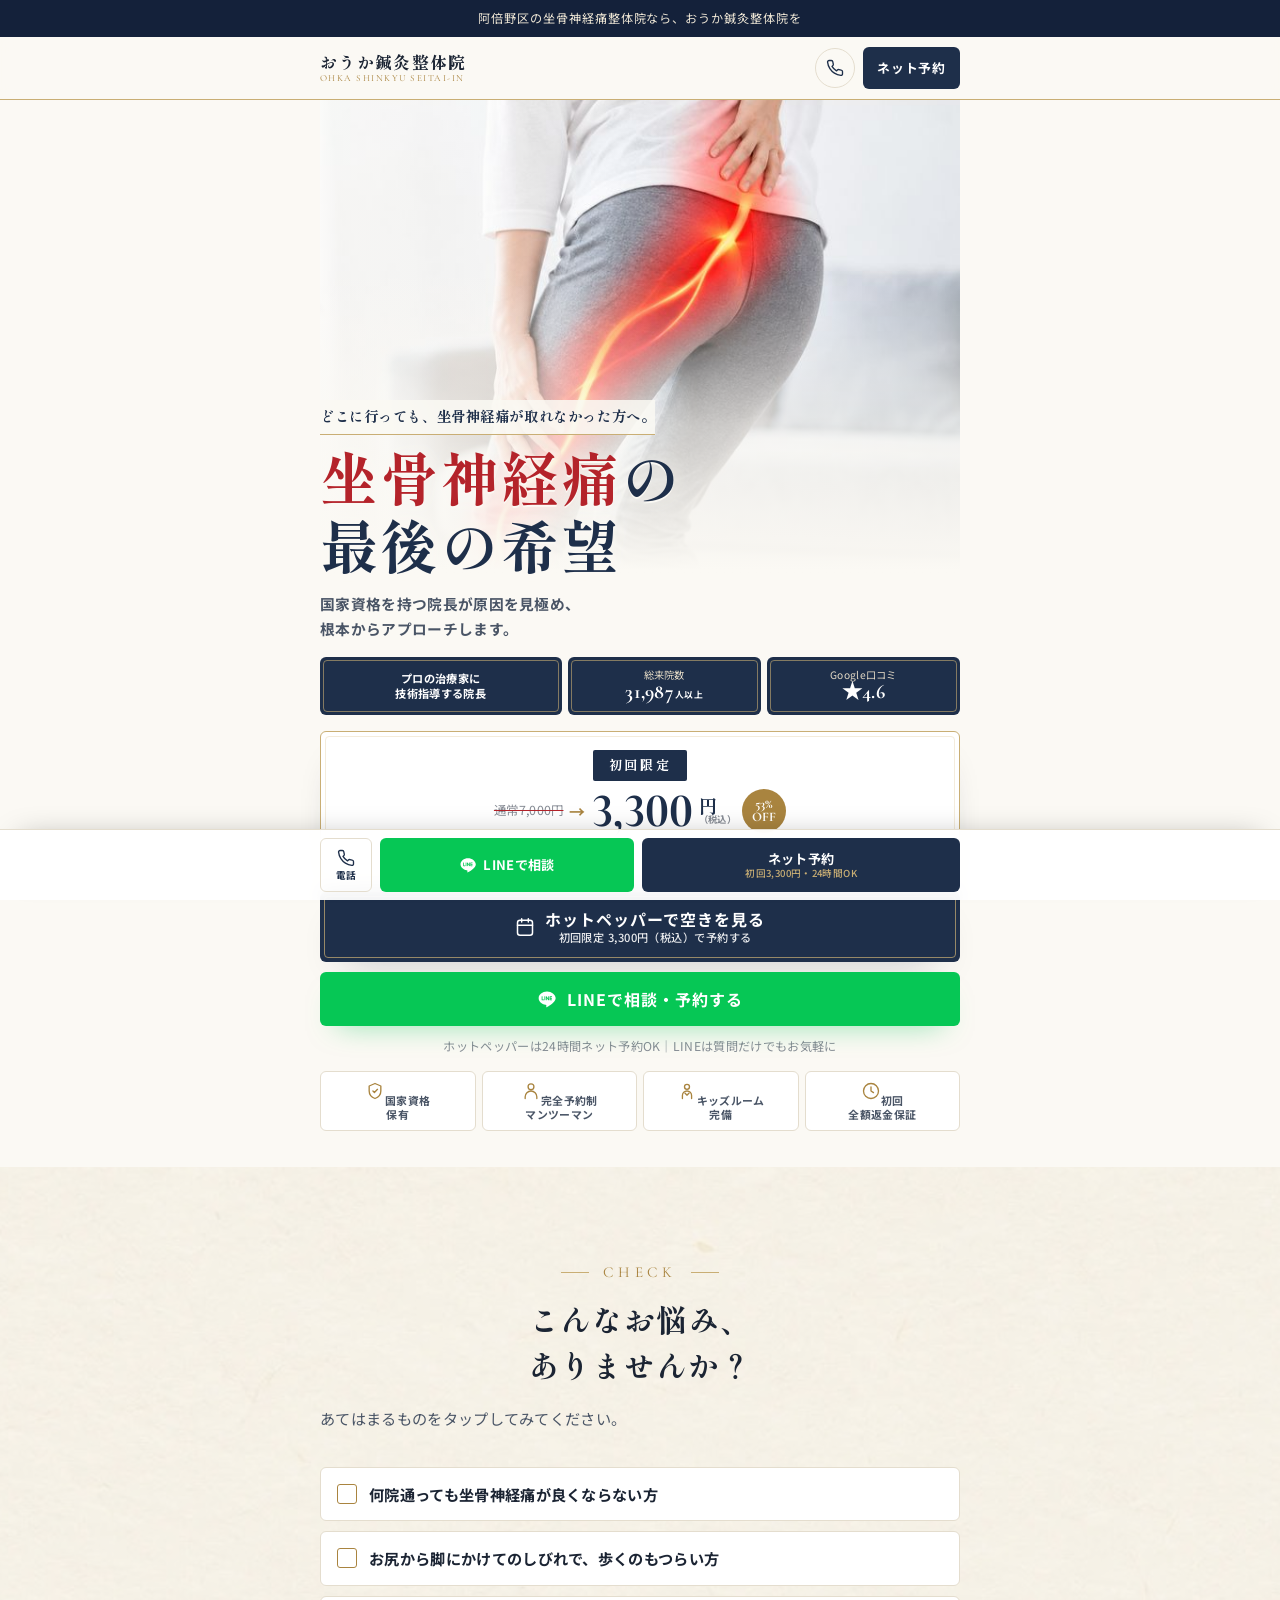
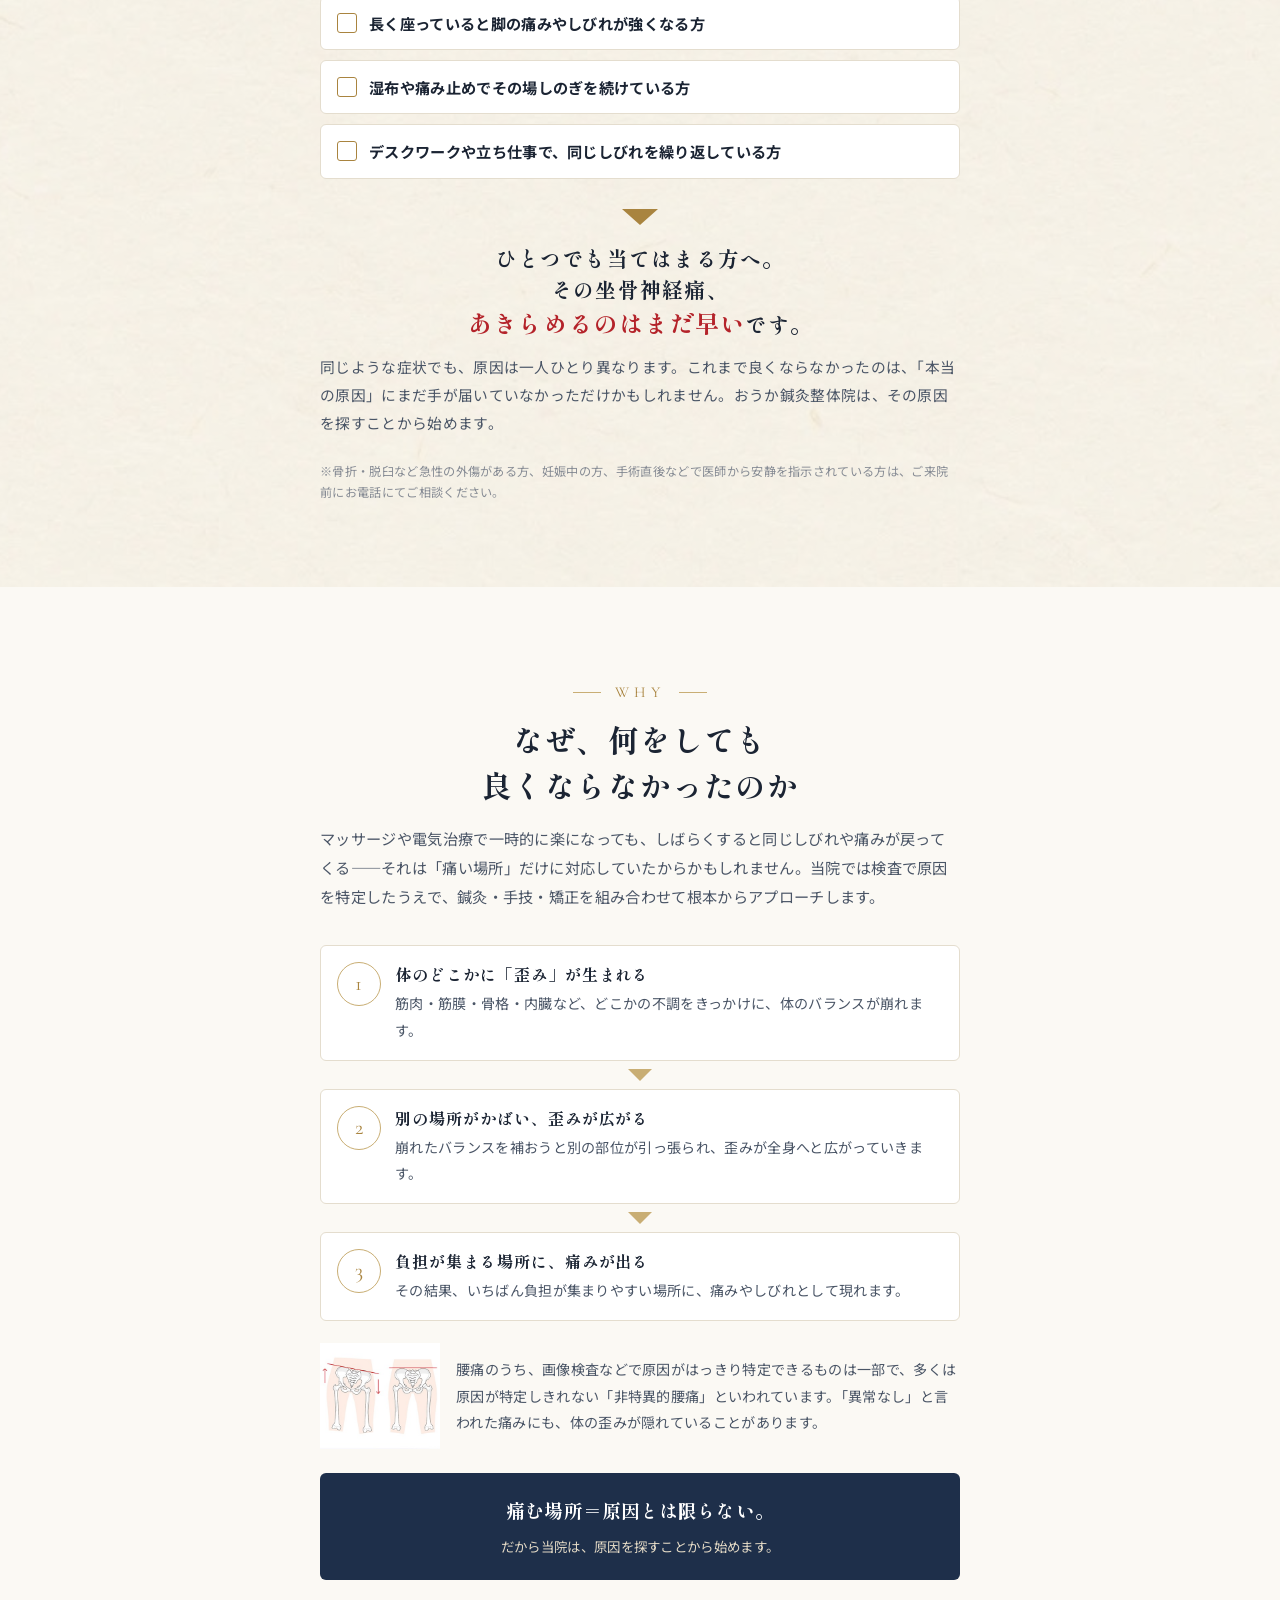
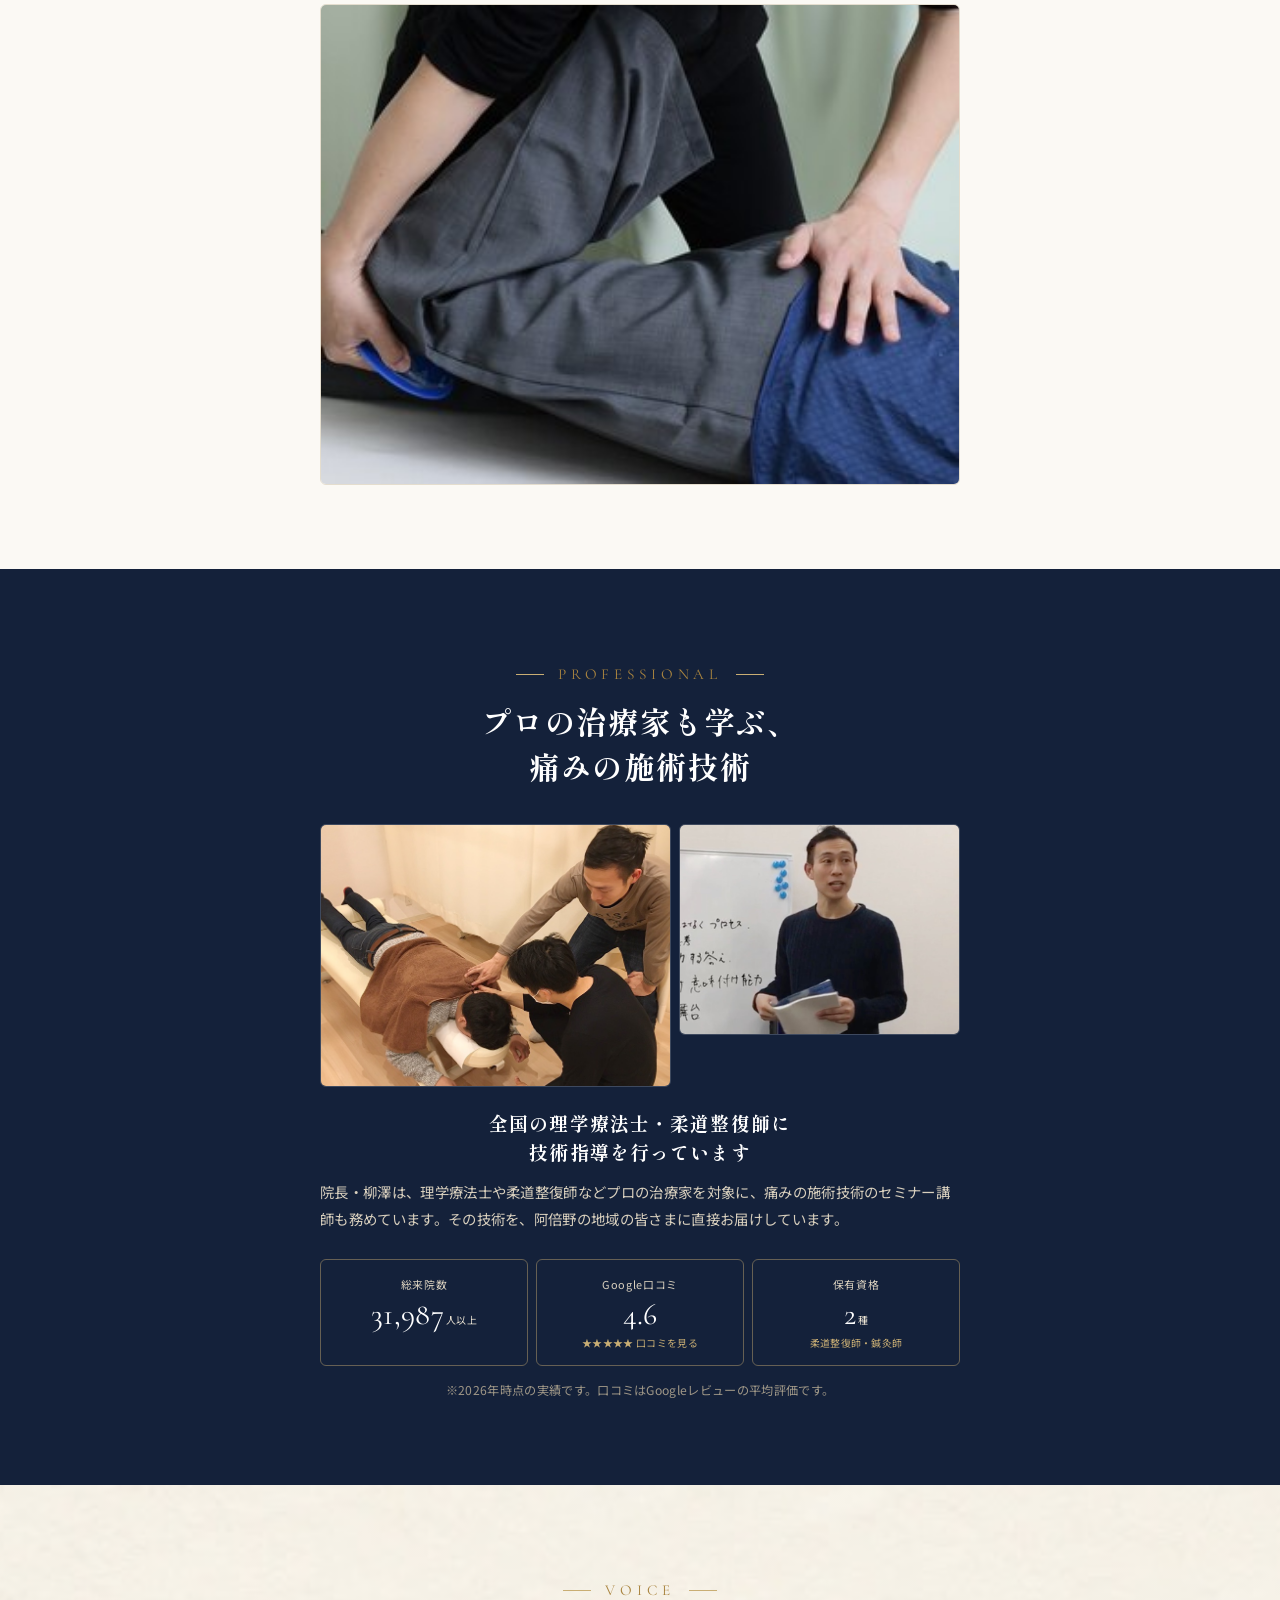
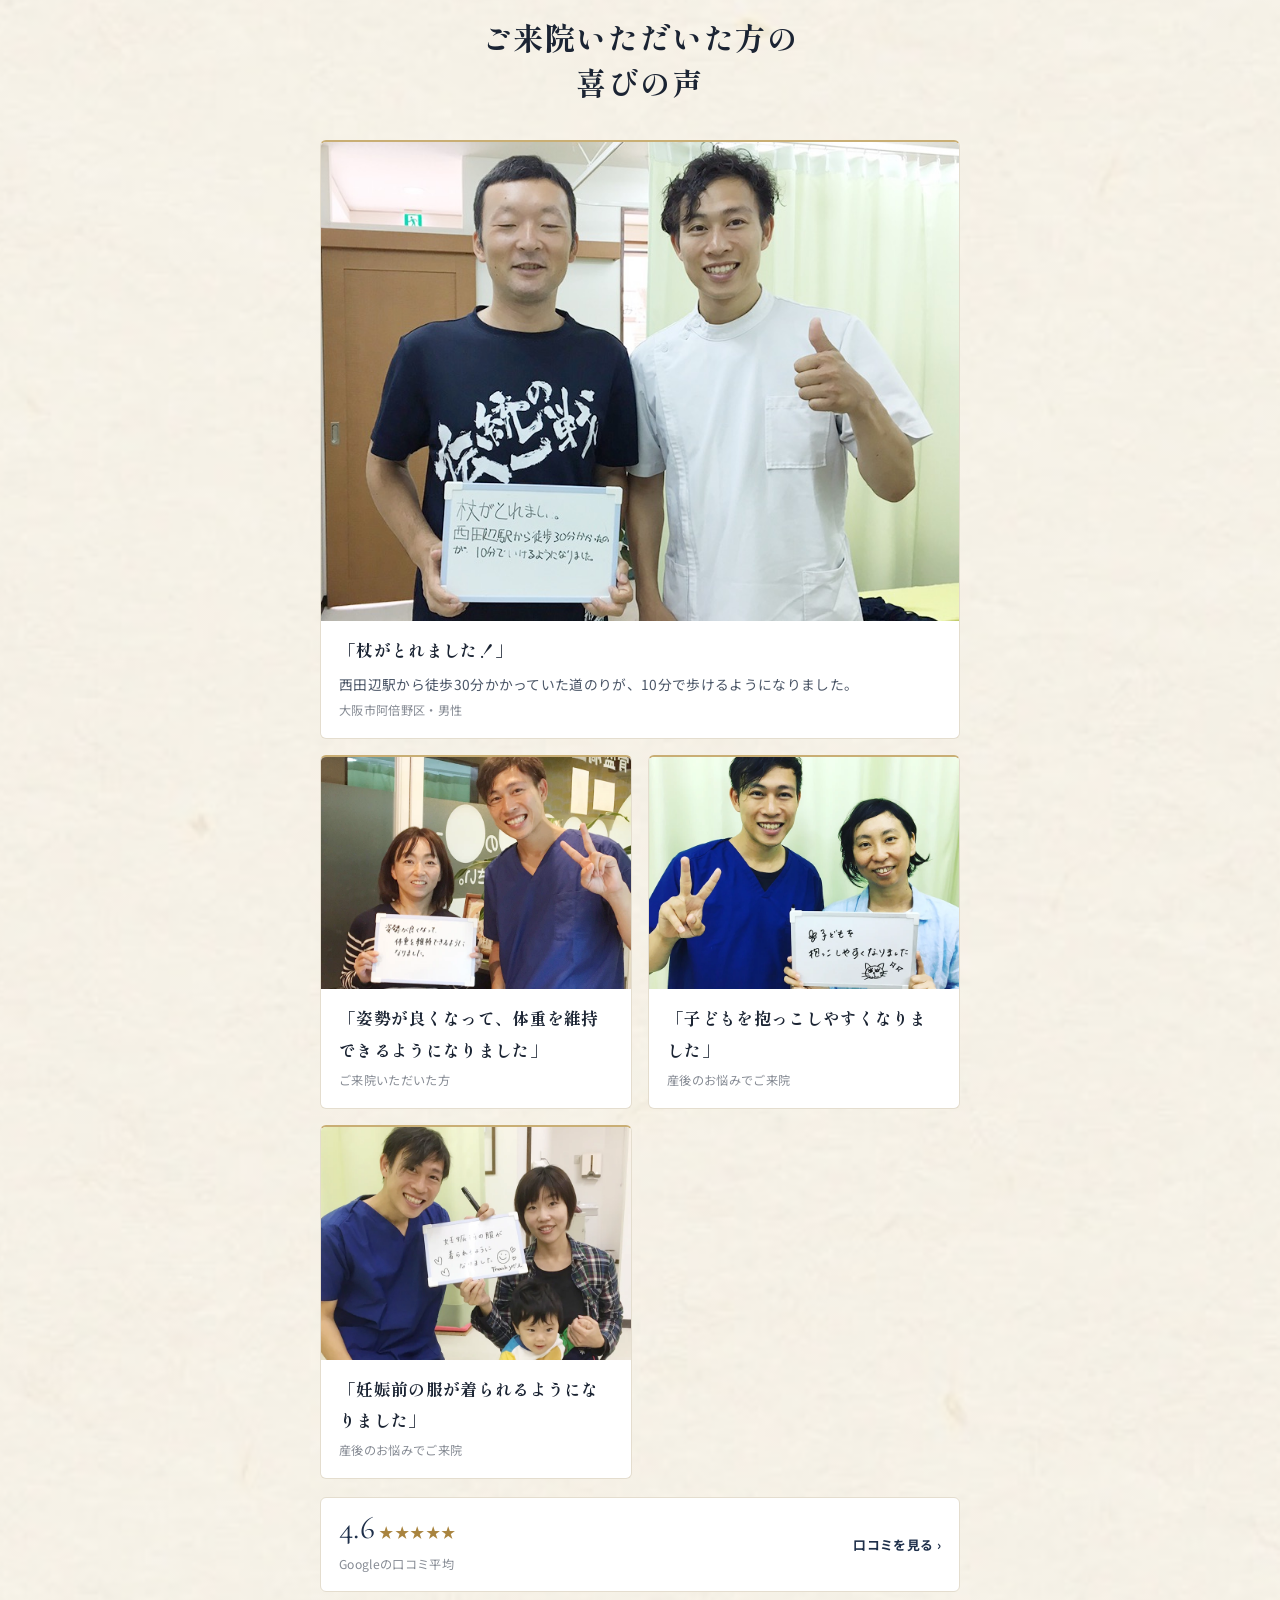
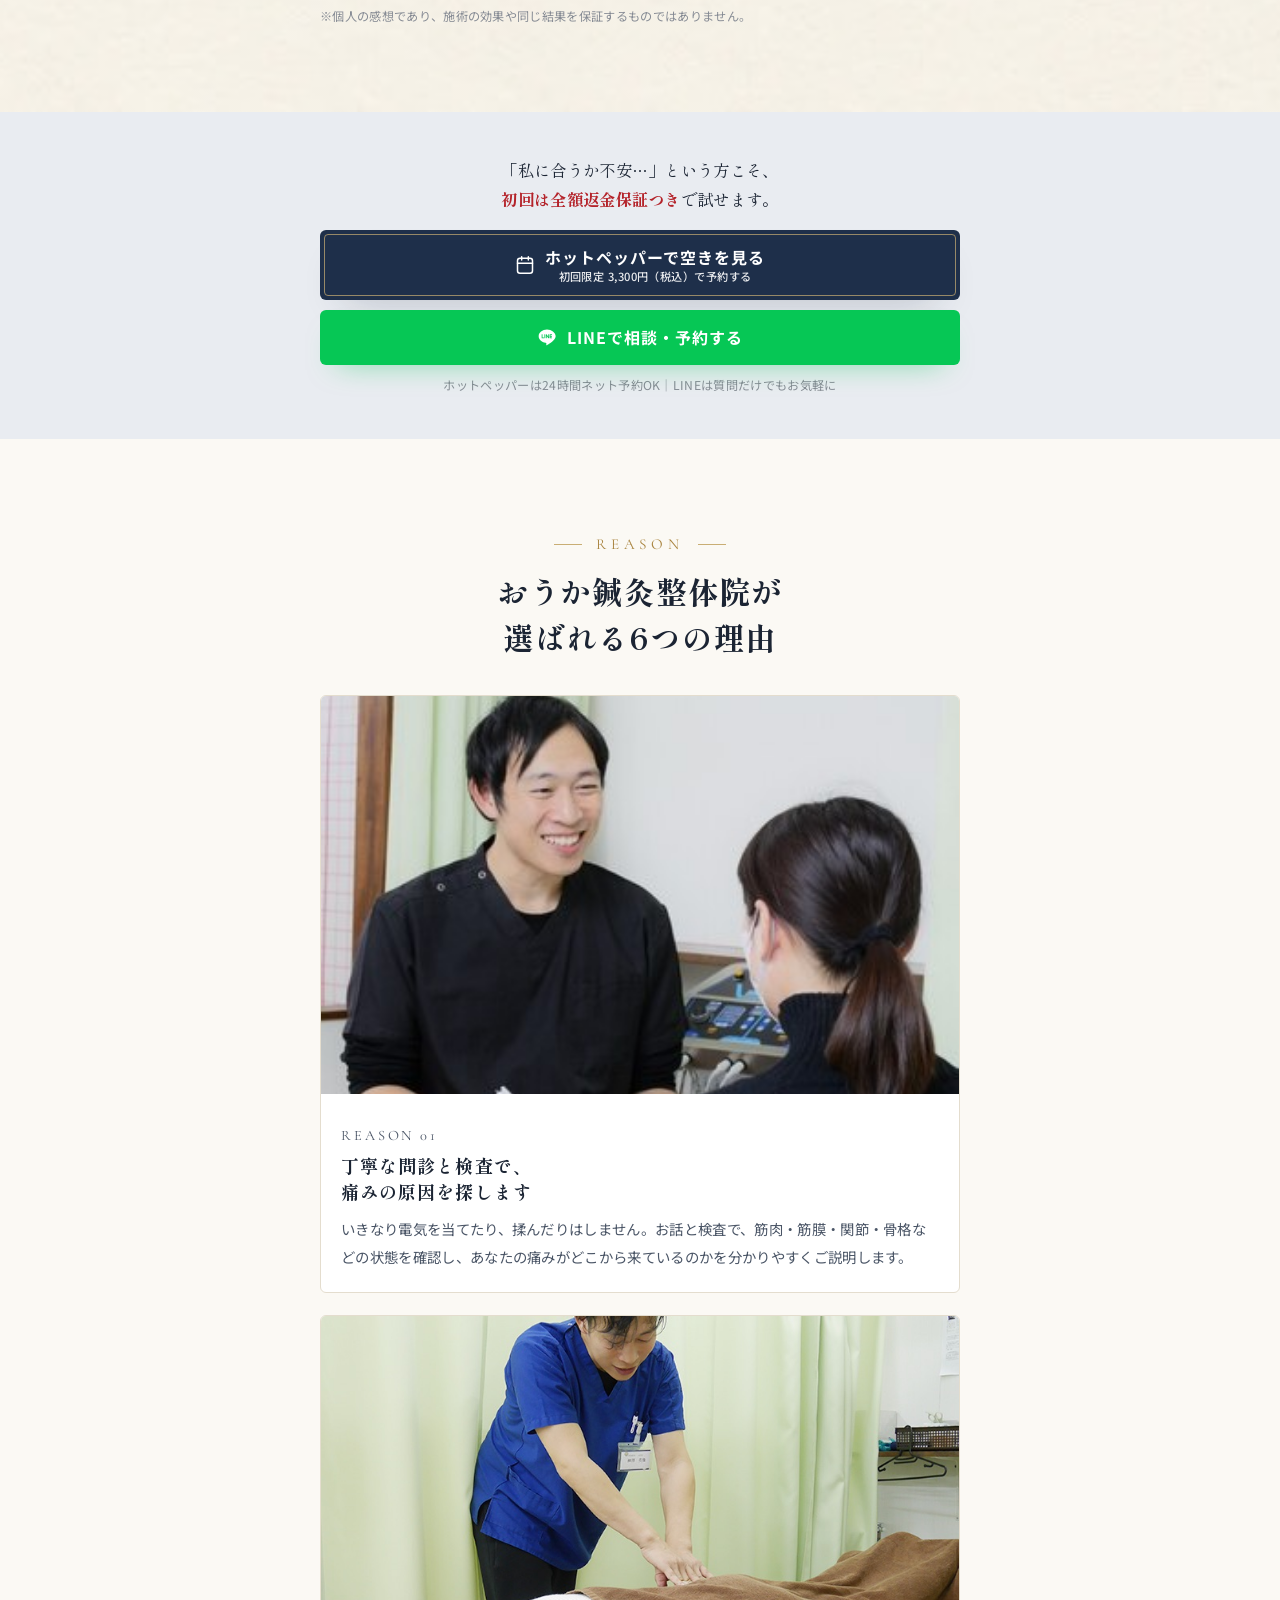
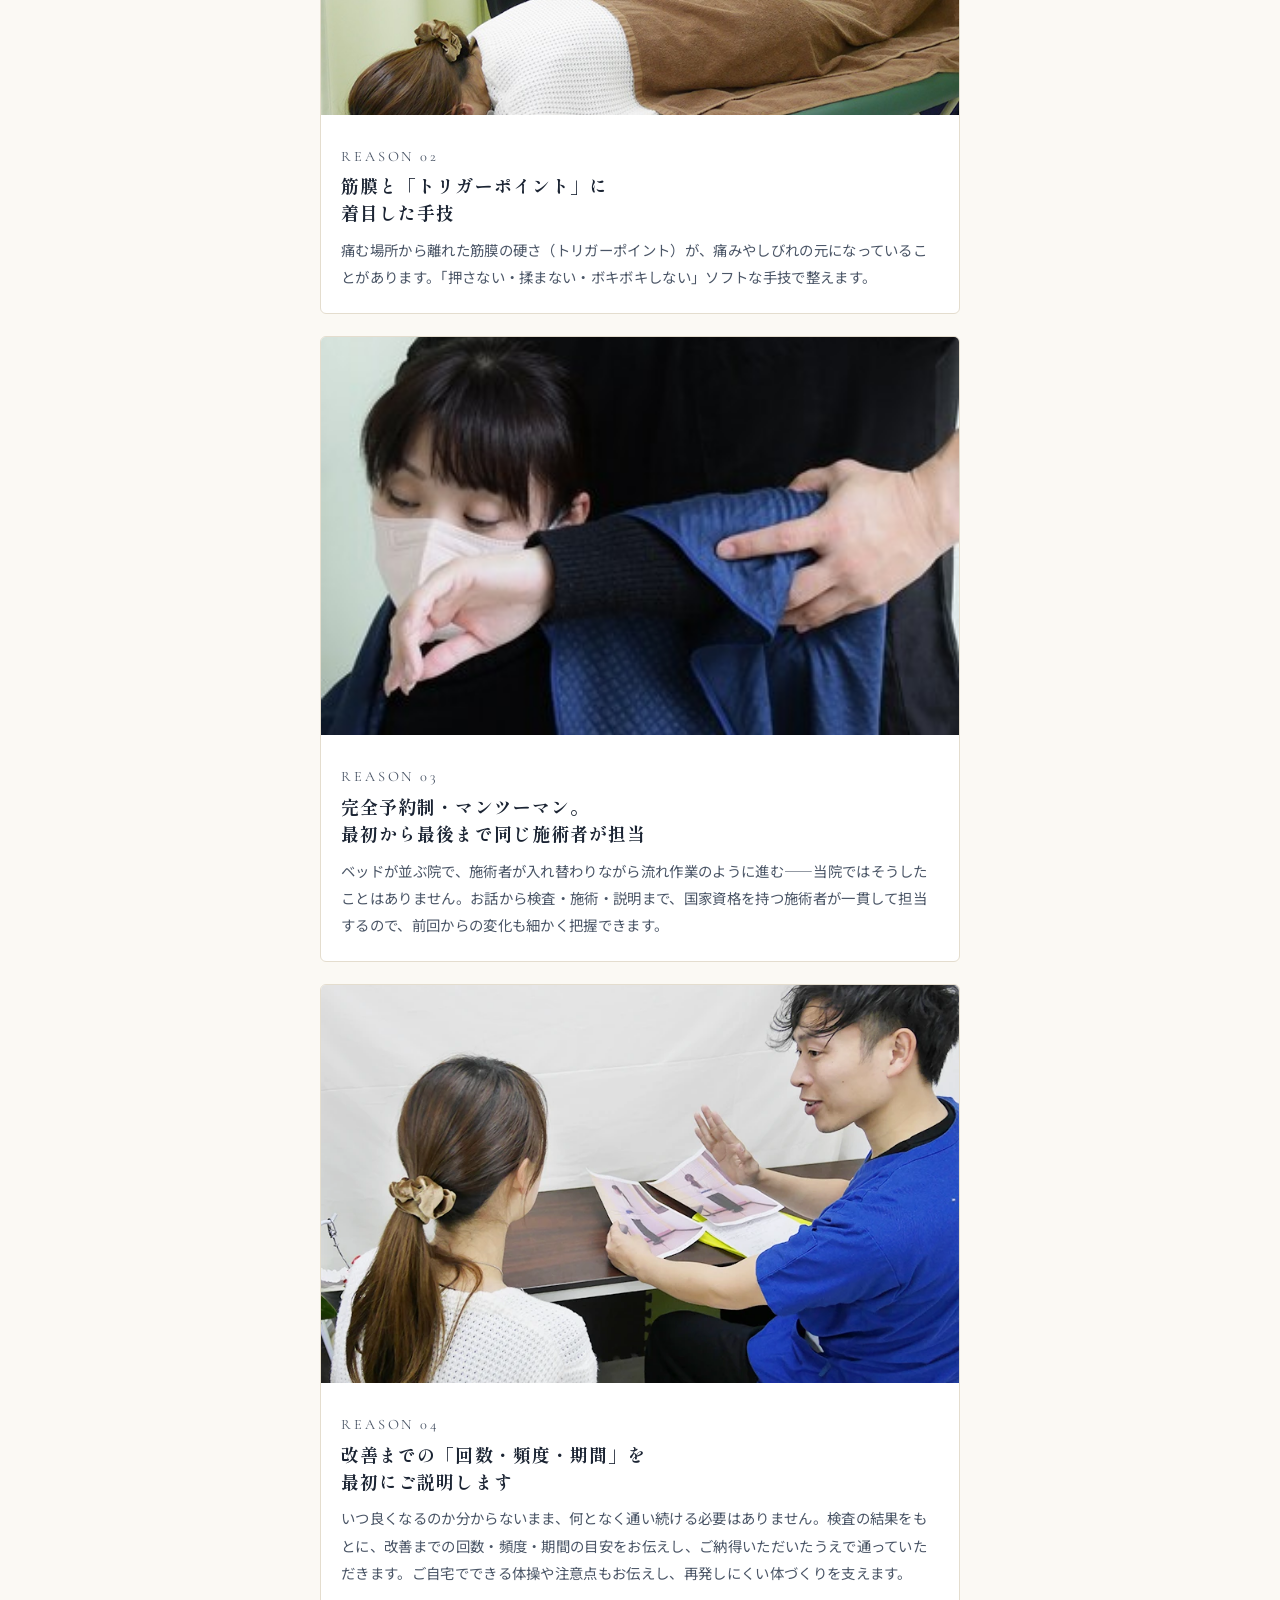
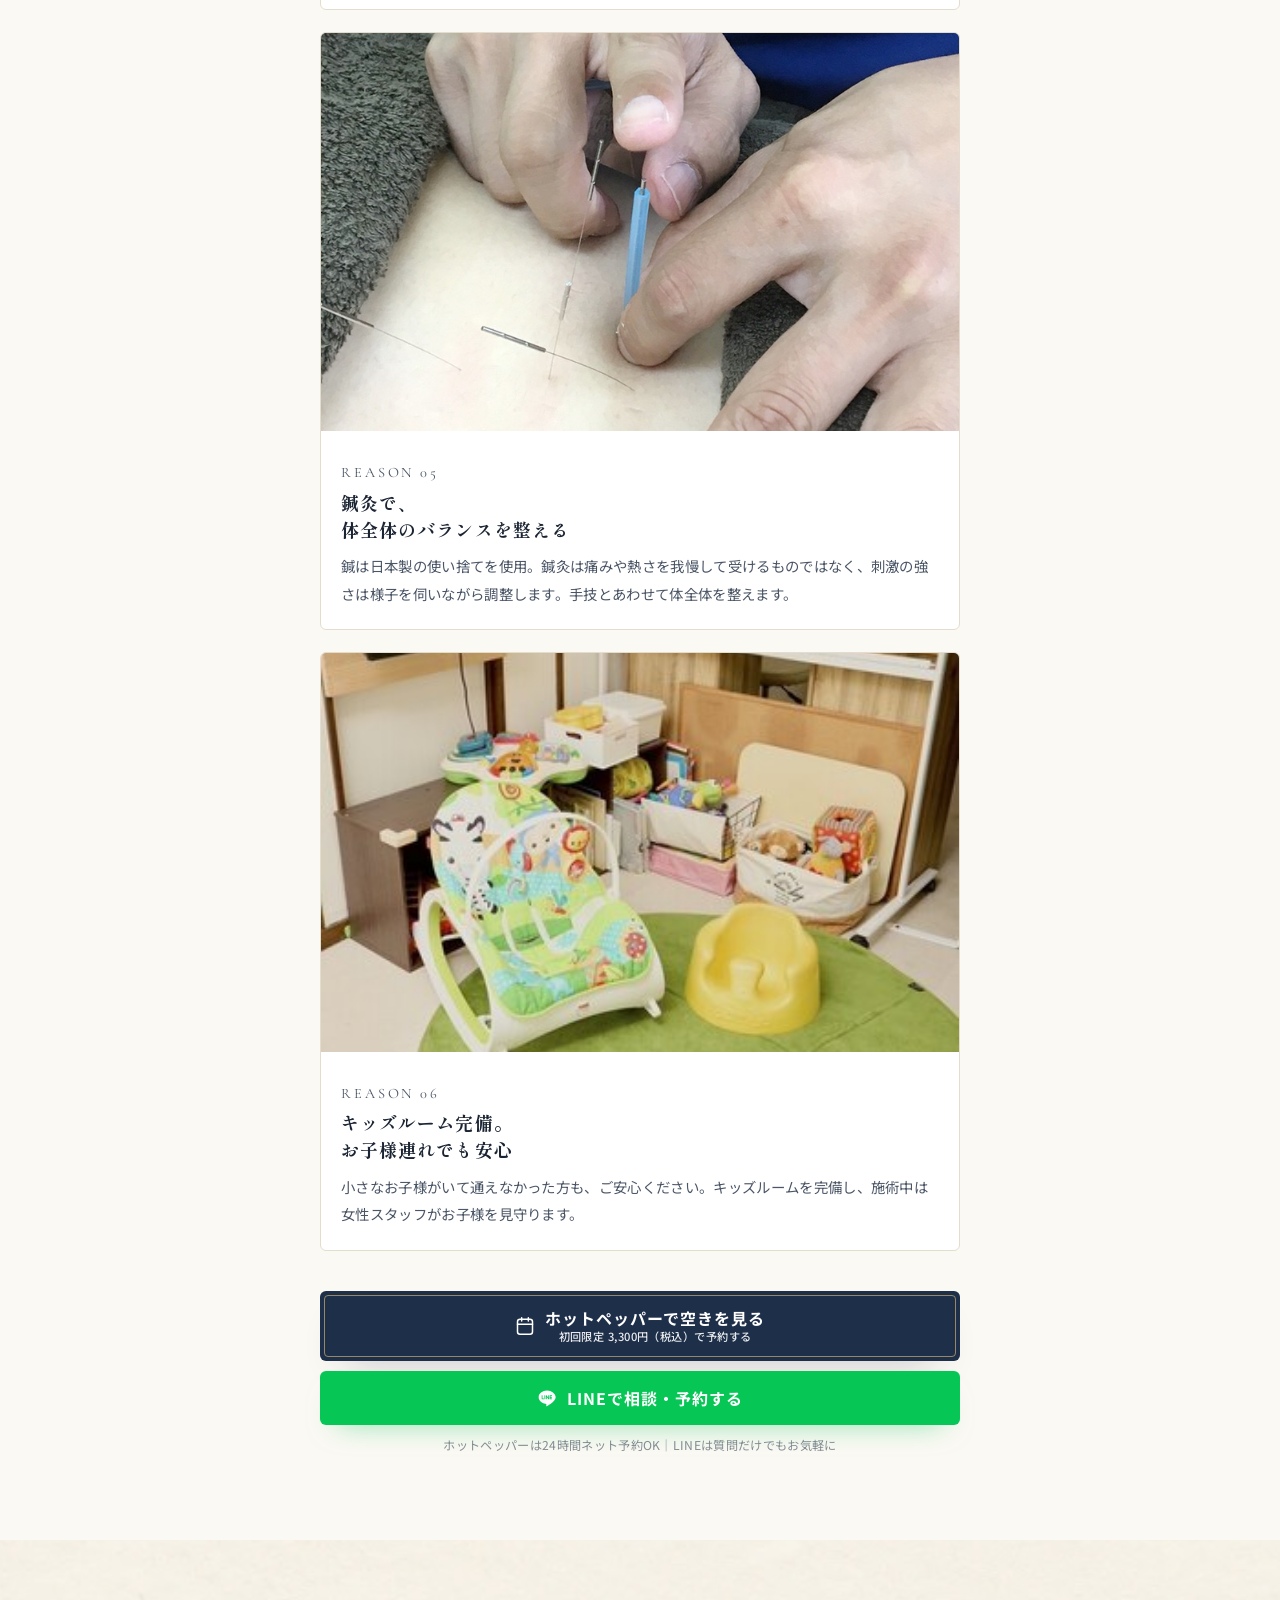
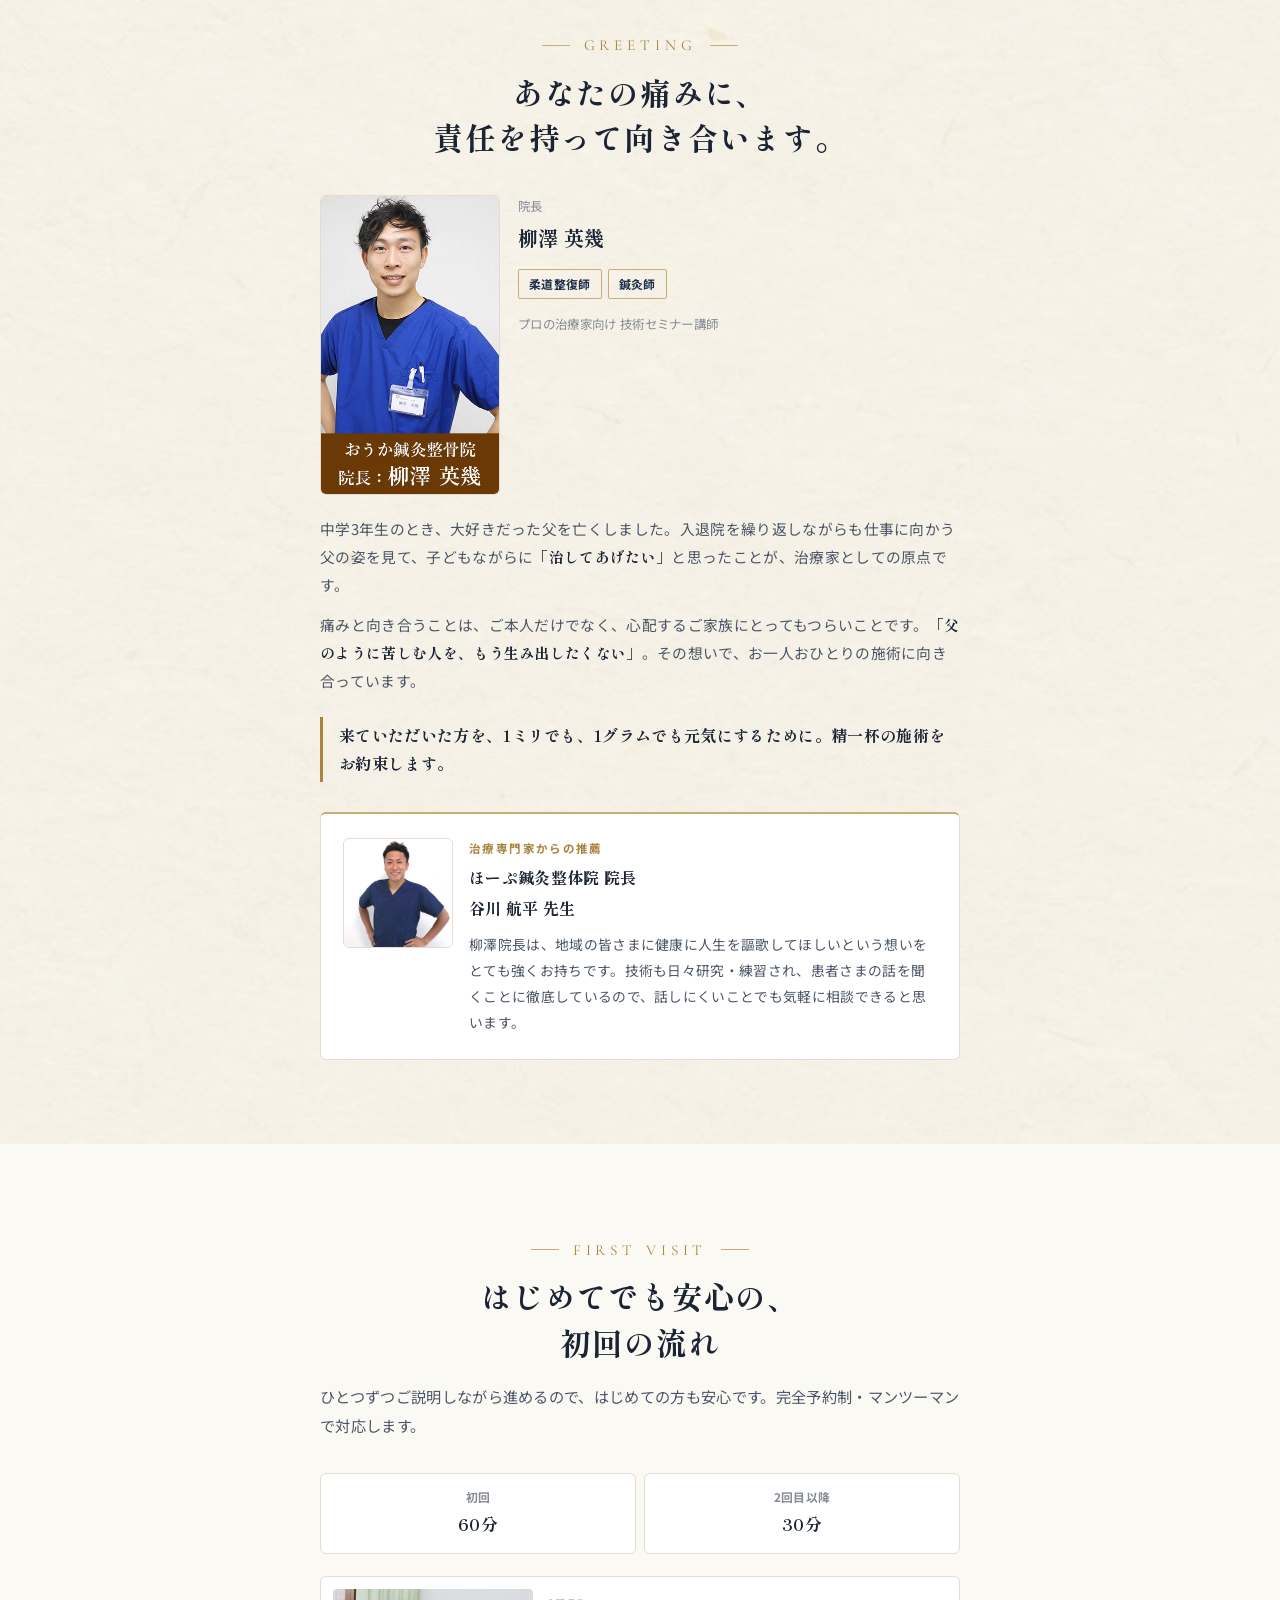
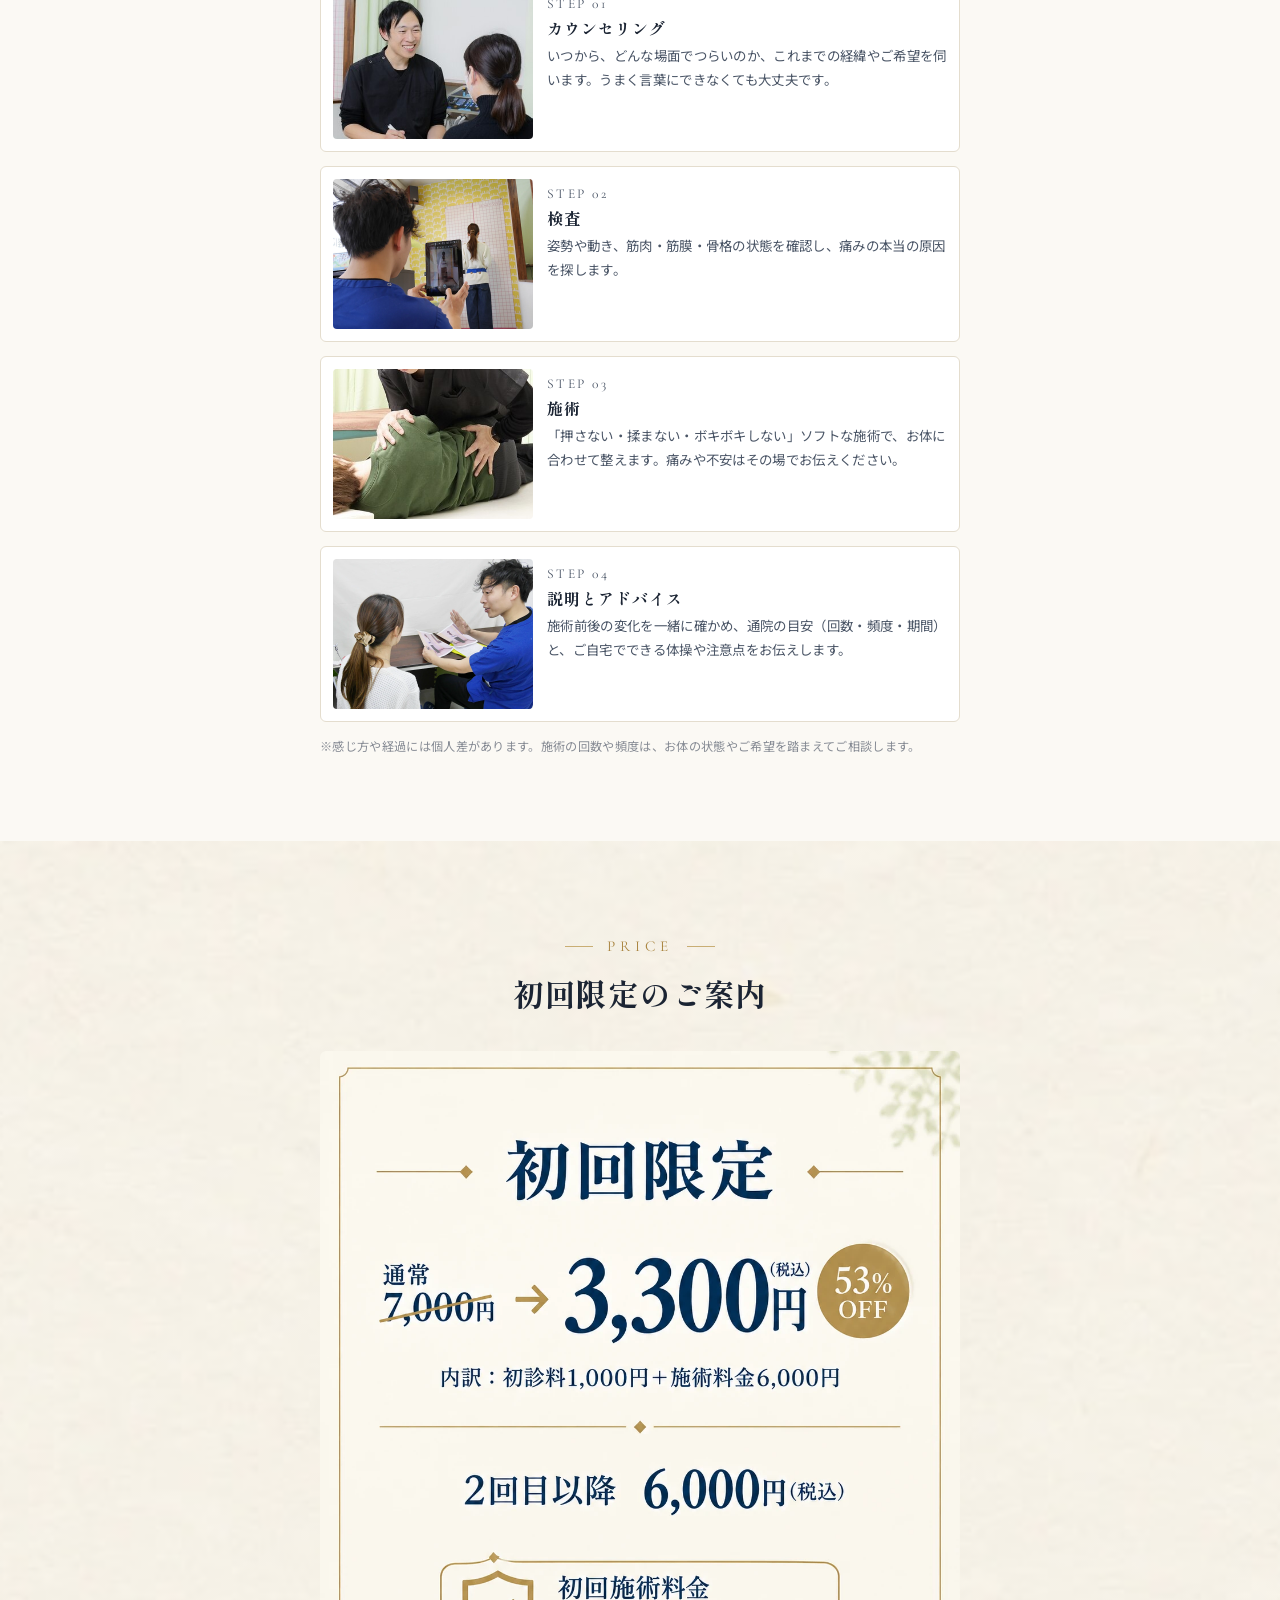
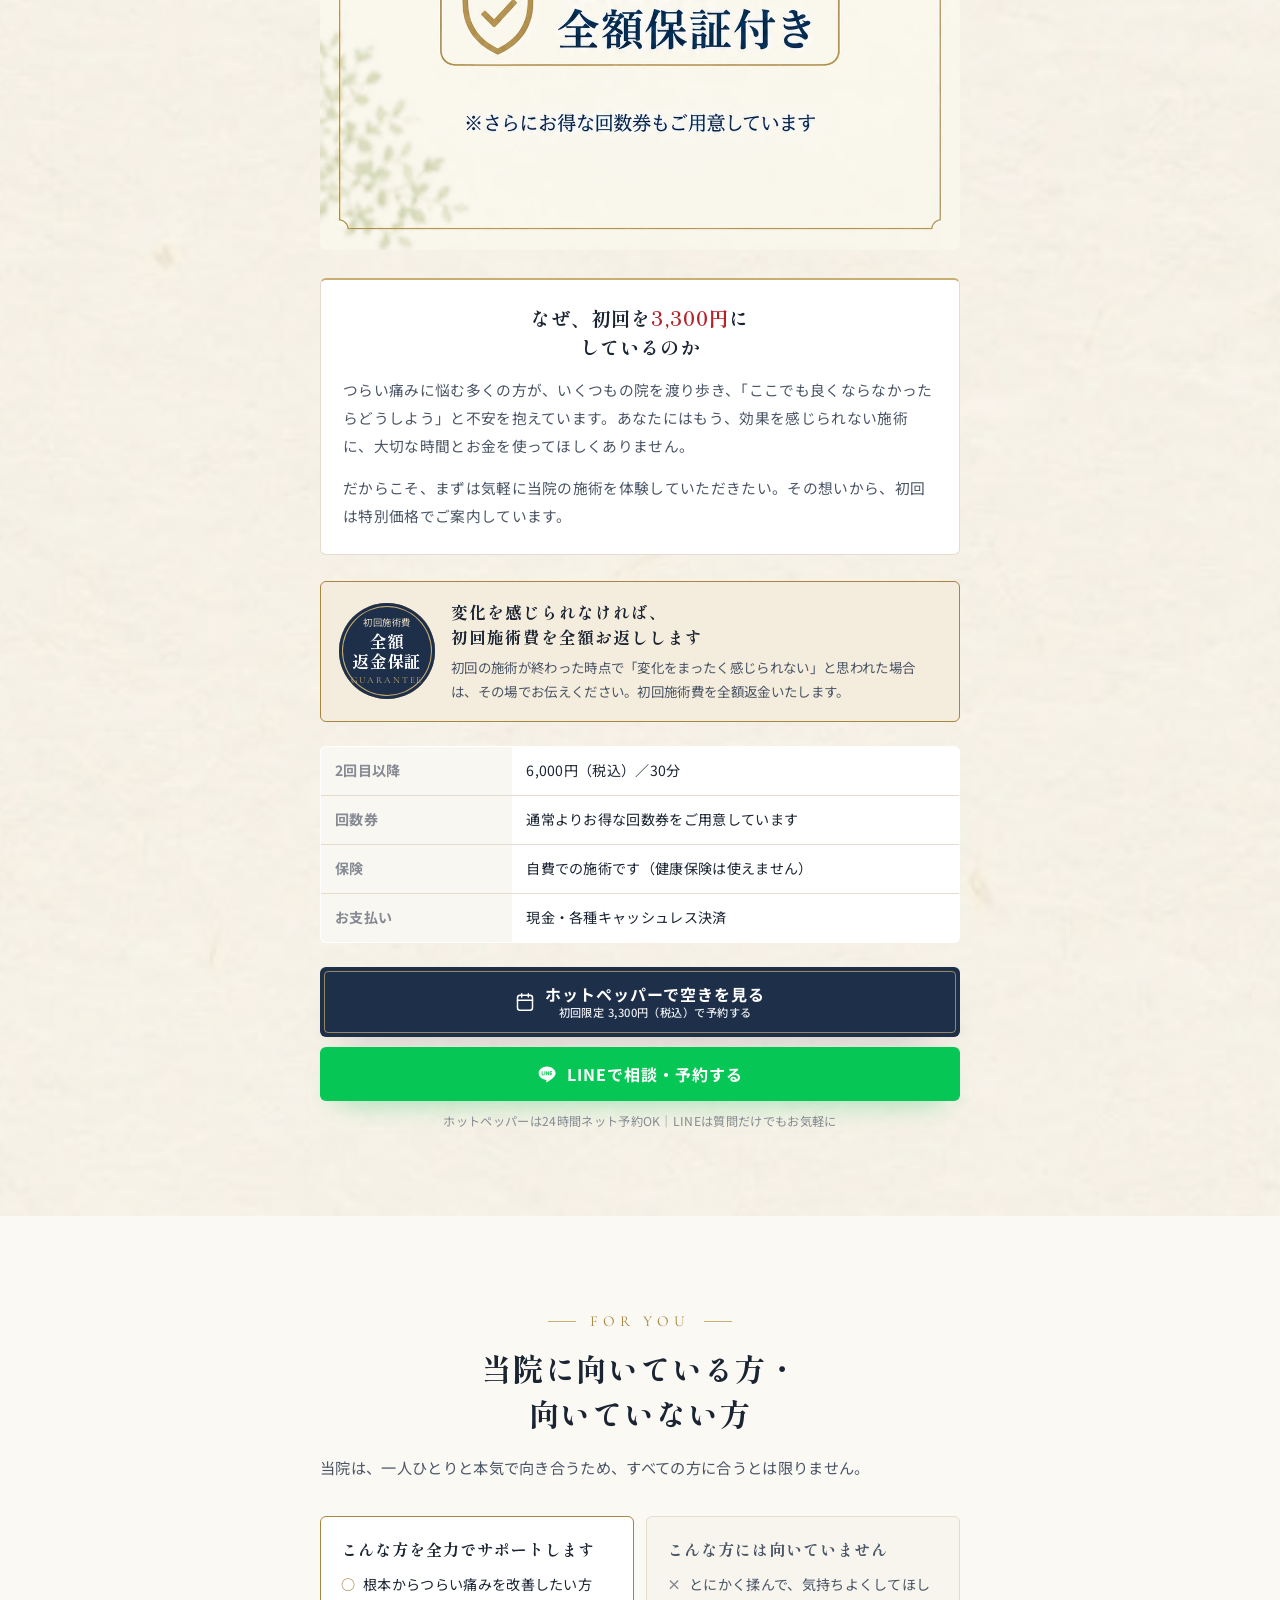
<file: zakotsu/index.html>
<!DOCTYPE html>
<html lang="ja">
<head>
<meta name="robots" content="noindex, nofollow">
<meta charset="utf-8">
<meta name="viewport" content="width=device-width, initial-scale=1">
<title>坐骨神経痛改善メニュー｜おうか鍼灸整体院</title>
<meta name="description" content="大阪市阿倍野区・おうか鍼灸整体院の坐骨神経痛改善メニュー。お尻から脚にかけてのしびれ・痛みなど、他院で改善しなかった坐骨神経痛に根本からアプローチ。新規様限定価格でご案内中。ご予約はホットペッパービューティーから。">
<meta name="theme-color" content="#1E2F4A">
<meta property="og:title" content="坐骨神経痛改善メニュー｜おうか鍼灸整体院">
<meta property="og:description" content="大阪市阿倍野区・おうか鍼灸整体院の坐骨神経痛改善メニュー。お尻から脚にかけてのしびれ・痛みなど、他院で改善しなかった坐骨神経痛に根本からアプローチ。新規様限定価格でご案内中。ご予約はホットペッパービューティーから。">
<meta property="og:type" content="website">

<link rel="preconnect" href="https://fonts.googleapis.com">
<link rel="preconnect" href="https://fonts.gstatic.com" crossorigin>
<link rel="stylesheet" href="https://fonts.googleapis.com/css2?family=Shippori+Mincho:wght@500;600;700;800&family=Noto+Sans+JP:wght@400;500;700&family=Cormorant+Garamond:wght@500;600;700&display=swap">
<link rel="stylesheet" href="../assets/lp.css">
</head>
<body class="">
<p class="topline">阿倍野区の坐骨神経痛整体院なら、おうか鍼灸整体院を</p>
<header class="site-header">
  <div class="wrap">
    <a href="#top" class="logo"><b>おうか鍼灸整体院</b><small>OHKA SHINKYU SEITAI-IN</small></a>
    <div class="head-actions">
      <a href="tel:0666219189" class="head-tel" aria-label="電話する"><svg viewBox="0 0 24 24" fill="none" stroke="currentColor" stroke-width="1.8" stroke-linecap="round" stroke-linejoin="round"><path d="M22 16.9v3a2 2 0 0 1-2.2 2 19.8 19.8 0 0 1-8.6-3.1 19.5 19.5 0 0 1-6-6 19.8 19.8 0 0 1-3.1-8.7A2 2 0 0 1 4.1 2h3a2 2 0 0 1 2 1.7c.1 1 .3 2 .6 2.9a2 2 0 0 1-.5 2.1L8 9.9a16 16 0 0 0 6 6l1.2-1.2a2 2 0 0 1 2.1-.5c.9.3 1.9.5 2.9.6a2 2 0 0 1 1.8 2Z"/></svg></a>
      <a href="https://beauty.hotpepper.jp/kr/slnH000785185/coupon/" target="_blank" rel="noopener" class="head-cta js-reserve">ネット予約</a>
    </div>
  </div>
</header>

<main id="top">
<section class="fv">
    <div class="fv-photo"><img src="../images/fv/zakotsu.jpg" fetchpriority="high" alt=""></div>
    <div class="wrap fv-copy">
      <p class="fv-lead">どこに行っても、坐骨神経痛が取れなかった方へ。</p>
      <h1 class="fv-title"><span class="red">坐骨神経痛</span>の<br>最後の希望</h1>
      <p class="fv-sub">国家資格を持つ院長が原因を見極め、<br>根本からアプローチします。</p>
      <ul class="fv-chips"><li><span>プロの治療家に<br>技術指導する院長</span></li><li><span>総来院数</span><b>31,987<small>人以上</small></b></li><li><span>Google口コミ</span><b>★4.6</b></li></ul>
      <div class="offer" id="offer">
        <div class="offer-bar"><p class="ob-label">初回限定</p><p class="ob-price"><s>通常7,000円</s><span class="ob-arrow">→</span><b class="num">3,300</b><span class="ob-yen">円<small>（税込）</small></span><span class="ob-off">53%<br>OFF</span></p><p class="ob-sub">初回 全額返金保証つき｜2回目以降 6,000円</p></div>
      <div class="cta-stack">
        <a href="https://beauty.hotpepper.jp/kr/slnH000785185/coupon/" target="_blank" rel="noopener" class="btn btn-reserve js-reserve"><svg viewBox="0 0 24 24" fill="none" stroke="currentColor" stroke-width="1.8" stroke-linecap="round" stroke-linejoin="round"><rect x="3" y="4" width="18" height="18" rx="3"/><path d="M16 2v4M8 2v4M3 10h18"/></svg><span class="btn-txt">ホットペッパーで空きを見る<small>初回限定 3,300円（税込）で予約する</small></span></a>
        <a href="https://lin.ee/Y1Ww8T6" target="_blank" rel="noopener" class="btn btn-line js-line"><svg viewBox="0 0 24 24" fill="currentColor"><path d="M12 3C6.5 3 2 6.6 2 11c0 3.9 3.5 7.2 8.3 7.9.3.1.8.2.9.5.1.3.1.7 0 1l-.1.9c0 .3-.2 1 .9.5s6-3.5 8.2-6.1c1.5-1.6 2.2-3.2 2.2-4.8C22 6.6 17.5 3 12 3Zm-4 10.6H6.1c-.3 0-.5-.2-.5-.5V9.3c0-.3.2-.5.5-.5s.5.2.5.5v3.3H8c.3 0 .5.2.5.5s-.2.5-.5.5Zm1.9-.5c0 .3-.2.5-.5.5s-.5-.2-.5-.5V9.3c0-.3.2-.5.5-.5s.5.2.5.5v3.8Zm4.6 0c0 .2-.1.4-.3.5h-.2c-.2 0-.3-.1-.4-.2l-1.9-2.6v2.3c0 .3-.2.5-.5.5s-.5-.2-.5-.5V9.3c0-.2.1-.4.3-.5h.2c.2 0 .3.1.4.2l1.9 2.6V9.3c0-.3.2-.5.5-.5s.5.2.5.5v3.8Zm3.1-2.4c.3 0 .5.2.5.5s-.2.5-.5.5h-1.4v.9h1.4c.3 0 .5.2.5.5s-.2.5-.5.5h-1.9c-.3 0-.5-.2-.5-.5V9.3c0-.3.2-.5.5-.5h1.9c.3 0 .5.2.5.5s-.2.5-.5.5h-1.4v.9h1.4Z"/></svg><span>LINEで相談・予約する</span></a>
      </div>
      <p class="cta-note">ホットペッパーは24時間ネット予約OK｜LINEは質問だけでもお気軽に</p>
        <ul class="offer-badges"><li><svg viewBox="0 0 24 24" fill="none" stroke="currentColor" stroke-width="1.6" stroke-linecap="round" stroke-linejoin="round"><path d="M12 3l7 3v6c0 4.5-3 7.5-7 9-4-1.5-7-4.5-7-9V6l7-3Z"/><path d="M9.5 12l1.8 1.8L15 10"/></svg>国家資格<br>保有</li><li><svg viewBox="0 0 24 24" fill="none" stroke="currentColor" stroke-width="1.6" stroke-linecap="round" stroke-linejoin="round"><circle cx="12" cy="7" r="3.5"/><path d="M5 21v-2a7 7 0 0 1 14 0v2"/></svg>完全予約制<br>マンツーマン</li><li><svg viewBox="0 0 24 24" fill="none" stroke="currentColor" stroke-width="1.6" stroke-linecap="round" stroke-linejoin="round"><circle cx="12" cy="7" r="3"/><path d="M6.5 21v-3.5a5.5 5.5 0 0 1 11 0V21"/><path d="M9.5 14.5 12 17l2.5-2.5"/></svg>キッズルーム<br>完備</li><li><svg viewBox="0 0 24 24" fill="none" stroke="currentColor" stroke-width="1.6" stroke-linecap="round" stroke-linejoin="round"><circle cx="12" cy="12" r="9"/><path d="M12 7v5l3 2"/></svg>初回<br>全額返金保証</li></ul>
      </div>
    </div>
  </section>

<section class="sec band" id="concern">
    <div class="wrap">
    <div class="sec-head">
      <p class="sec-en">Check</p>
      <h2>こんなお悩み、<br>ありませんか？</h2>
      <p class="lead">あてはまるものをタップしてみてください。</p>
    </div>
      <ul class="checks"><li>何院通っても坐骨神経痛が良くならない方</li><li>お尻から脚にかけてのしびれで、歩くのもつらい方</li><li>長く座っていると脚の痛みやしびれが強くなる方</li><li>湿布や痛み止めでその場しのぎを続けている方</li><li>デスクワークや立ち仕事で、同じしびれを繰り返している方</li></ul>
      <div class="turn">
        <div class="turn-arrow"></div>
        <h3>ひとつでも当てはまる方へ。<br>その坐骨神経痛、<br><span class="red">あきらめるのはまだ早い</span>です。</h3>
        <p>同じような症状でも、原因は一人ひとり異なります。これまで良くならなかったのは、「本当の原因」にまだ手が届いていなかっただけかもしれません。おうか鍼灸整体院は、その原因を探すことから始めます。</p>
      </div>
      <p class="note mt-m">※骨折・脱臼など急性の外傷がある方、妊娠中の方、手術直後などで医師から安静を指示されている方は、ご来院前にお電話にてご相談ください。</p>
    </div>
  </section>

<section class="sec" id="why">
    <div class="wrap">
    <div class="sec-head">
      <p class="sec-en">Why</p>
      <h2>なぜ、何をしても<br>良くならなかったのか</h2>
      <p class="lead">マッサージや電気治療で一時的に楽になっても、しばらくすると同じしびれや痛みが戻ってくる――それは「痛い場所」だけに対応していたからかもしれません。当院では検査で原因を特定したうえで、鍼灸・手技・矯正を組み合わせて根本からアプローチします。</p>
    </div>
      <div class="cause-flow mt-m">
        <div class="cause-step reveal"><span class="n">1</span><div><h3>体のどこかに「歪み」が生まれる</h3><p>筋肉・筋膜・骨格・内臓など、どこかの不調をきっかけに、体のバランスが崩れます。</p></div></div>
        <div class="cause-arrow" aria-hidden="true"></div>
        <div class="cause-step reveal"><span class="n">2</span><div><h3>別の場所がかばい、歪みが広がる</h3><p>崩れたバランスを補おうと別の部位が引っ張られ、歪みが全身へと広がっていきます。</p></div></div>
        <div class="cause-arrow" aria-hidden="true"></div>
        <div class="cause-step reveal"><span class="n">3</span><div><h3>負担が集まる場所に、痛みが出る</h3><p>その結果、いちばん負担が集まりやすい場所に、痛みやしびれとして現れます。</p></div></div>
      </div>
      <div class="cause-fig">
        <img src="../images/hp/why_img002.jpg" width="360" height="320" loading="lazy" alt="骨盤の傾きのイメージ図">
        <p>腰痛のうち、画像検査などで原因がはっきり特定できるものは一部で、多くは原因が特定しきれない「非特異的腰痛」といわれています。「異常なし」と言われた痛みにも、体の歪みが隠れていることがあります。</p>
      </div>
      <div class="key reveal"><b>痛む場所＝原因とは限らない。</b><span>だから当院は、原因を探すことから始めます。</span></div>
      <figure class="photo mt-m reveal"><img src="../images/hpb/leg.jpg" loading="lazy" alt="股関節から脚にかけての施術"></figure>
    </div>
  </section>

<section class="sec dark" id="professional">
    <div class="wrap">
    <div class="sec-head">
      <p class="sec-en">Professional</p>
      <h2>プロの治療家も学ぶ、<br>痛みの施術技術</h2>
    </div>
      <div class="auth-photos reveal">
        <div class="photo"><img src="../images/hp/seminar01.jpg" width="800" height="533" loading="lazy" alt="治療家向けセミナーで院長が施術を指導している様子"></div>
        <div class="photo"><img src="../images/hp/seminar02.jpg" width="800" height="533" loading="lazy" alt="セミナーで講師を務める院長"></div>
      </div>
      <div class="auth-copy">
        <h3>全国の理学療法士・柔道整復師に<br>技術指導を行っています</h3>
        <p>院長・柳澤は、理学療法士や柔道整復師などプロの治療家を対象に、痛みの施術技術のセミナー講師も務めています。その技術を、阿倍野の地域の皆さまに直接お届けしています。</p>
      </div>
      <div class="stats">
        <div class="stat"><p class="stat-label">総来院数</p><p class="stat-num">31,987<small>人以上</small></p></div>
        <div class="stat"><a href="https://maps.app.goo.gl/wEtdczeHVXq5hBLx5" target="_blank" rel="noopener"><p class="stat-label">Google口コミ</p><p class="stat-num">4.6</p><p class="stat-sub">★★★★★ 口コミを見る</p></a></div>
        <div class="stat"><p class="stat-label">保有資格</p><p class="stat-num">2<small>種</small></p><p class="stat-sub">柔道整復師・鍼灸師</p></div>
      </div>
      <p class="note mt-s center" style="color:#9F9787;">※2026年時点の実績です。口コミはGoogleレビューの平均評価です。</p>
    </div>
  </section>

<section class="sec band" id="voice">
    <div class="wrap">
    <div class="sec-head">
      <p class="sec-en">Voice</p>
      <h2>ご来院いただいた方の<br>喜びの声</h2>
    </div>
      <div class="voice-list">
        <figure class="voice reveal"><img src="../images/hp/voice001.jpg" width="800" height="600" loading="lazy" alt="ご来院いただいた方と院長の写真。ボードに「杖がとれました！」">
          <figcaption><p class="v-title">「杖がとれました！」</p><p class="note" style="color:var(--ink-soft);font-size:.86rem;margin-top:6px;">西田辺駅から徒歩30分かかっていた道のりが、10分で歩けるようになりました。</p><p class="v-who">大阪市阿倍野区・男性</p></figcaption></figure>
        <figure class="voice reveal"><img src="../images/voice-posture.webp" width="800" height="600" loading="lazy" alt="ご来院いただいた方と院長の写真。ボードに「姿勢が良くなって、体重を維持できるようになりました」">
          <figcaption><p class="v-title">「姿勢が良くなって、体重を維持できるようになりました」</p><p class="v-who">ご来院いただいた方</p></figcaption></figure>
        <figure class="voice reveal"><img src="../images/voice-holding.webp" width="800" height="600" loading="lazy" alt="ご来院いただいた方と院長の写真。ボードに「子どもを抱っこしやすくなりました」">
          <figcaption><p class="v-title">「子どもを抱っこしやすくなりました」</p><p class="v-who">産後のお悩みでご来院</p></figcaption></figure>
        <figure class="voice reveal"><img src="../images/voice-clothes.webp" width="800" height="600" loading="lazy" alt="ご来院いただいた方と院長の写真。ボードに「妊娠前の服が着られるようになりました」">
          <figcaption><p class="v-title">「妊娠前の服が着られるようになりました」</p><p class="v-who">産後のお悩みでご来院</p></figcaption></figure>
      </div>
      <a class="review" href="https://maps.app.goo.gl/wEtdczeHVXq5hBLx5" target="_blank" rel="noopener"><span><span class="score">4.6</span> <span class="stars">★★★★★</span><br><span class="note">Googleの口コミ平均</span></span><span class="go">口コミを見る ›</span></a>
      <p class="note mt-s">※個人の感想であり、施術の効果や同じ結果を保証するものではありません。</p>
    </div>
  </section>

<section class="sec mid-cta">
    <div class="wrap">
      <p class="mid-lead">「私に合うか不安…」という方こそ、<br><b>初回は全額返金保証つき</b>で試せます。</p>
      <div class="cta-stack">
        <a href="https://beauty.hotpepper.jp/kr/slnH000785185/coupon/" target="_blank" rel="noopener" class="btn btn-reserve js-reserve"><svg viewBox="0 0 24 24" fill="none" stroke="currentColor" stroke-width="1.8" stroke-linecap="round" stroke-linejoin="round"><rect x="3" y="4" width="18" height="18" rx="3"/><path d="M16 2v4M8 2v4M3 10h18"/></svg><span class="btn-txt">ホットペッパーで空きを見る<small>初回限定 3,300円（税込）で予約する</small></span></a>
        <a href="https://lin.ee/Y1Ww8T6" target="_blank" rel="noopener" class="btn btn-line js-line"><svg viewBox="0 0 24 24" fill="currentColor"><path d="M12 3C6.5 3 2 6.6 2 11c0 3.9 3.5 7.2 8.3 7.9.3.1.8.2.9.5.1.3.1.7 0 1l-.1.9c0 .3-.2 1 .9.5s6-3.5 8.2-6.1c1.5-1.6 2.2-3.2 2.2-4.8C22 6.6 17.5 3 12 3Zm-4 10.6H6.1c-.3 0-.5-.2-.5-.5V9.3c0-.3.2-.5.5-.5s.5.2.5.5v3.3H8c.3 0 .5.2.5.5s-.2.5-.5.5Zm1.9-.5c0 .3-.2.5-.5.5s-.5-.2-.5-.5V9.3c0-.3.2-.5.5-.5s.5.2.5.5v3.8Zm4.6 0c0 .2-.1.4-.3.5h-.2c-.2 0-.3-.1-.4-.2l-1.9-2.6v2.3c0 .3-.2.5-.5.5s-.5-.2-.5-.5V9.3c0-.2.1-.4.3-.5h.2c.2 0 .3.1.4.2l1.9 2.6V9.3c0-.3.2-.5.5-.5s.5.2.5.5v3.8Zm3.1-2.4c.3 0 .5.2.5.5s-.2.5-.5.5h-1.4v.9h1.4c.3 0 .5.2.5.5s-.2.5-.5.5h-1.9c-.3 0-.5-.2-.5-.5V9.3c0-.3.2-.5.5-.5h1.9c.3 0 .5.2.5.5s-.2.5-.5.5h-1.4v.9h1.4Z"/></svg><span>LINEで相談・予約する</span></a>
      </div>
      <p class="cta-note">ホットペッパーは24時間ネット予約OK｜LINEは質問だけでもお気軽に</p>
    </div>
  </section>

<section class="sec" id="reason">
    <div class="wrap">
    <div class="sec-head">
      <p class="sec-en">Reason</p>
      <h2>おうか鍼灸整体院が<br>選ばれる6つの理由</h2>
    </div>
      <div class="reasons">
        <article class="reason reveal">
          <div class="photo"><img src="../images/hpb/counseling.jpg" width="800" height="600" loading="lazy" alt=""></div>
          <div class="reason-body"><p class="reason-no">REASON 01</p><h3>丁寧な問診と検査で、<br>痛みの原因を探します</h3><p>いきなり電気を当てたり、揉んだりはしません。お話と検査で、筋肉・筋膜・関節・骨格などの状態を確認し、あなたの痛みがどこから来ているのかを分かりやすくご説明します。</p></div>
        </article>
        <article class="reason reveal">
          <div class="photo"><img src="../images/hp/reason02.jpg" width="800" height="600" loading="lazy" alt=""></div>
          <div class="reason-body"><p class="reason-no">REASON 02</p><h3>筋膜と「トリガーポイント」に<br>着目した手技</h3><p>痛む場所から離れた筋膜の硬さ（トリガーポイント）が、痛みやしびれの元になっていることがあります。「押さない・揉まない・ボキボキしない」ソフトな手技で整えます。</p></div>
        </article>
        <article class="reason reveal">
          <div class="photo"><img src="../images/hpb/ordermade.jpg" width="800" height="600" loading="lazy" alt=""></div>
          <div class="reason-body"><p class="reason-no">REASON 03</p><h3>完全予約制・マンツーマン。<br>最初から最後まで同じ施術者が担当</h3><p>ベッドが並ぶ院で、施術者が入れ替わりながら流れ作業のように進む――当院ではそうしたことはありません。お話から検査・施術・説明まで、国家資格を持つ施術者が一貫して担当するので、前回からの変化も細かく把握できます。</p></div>
        </article>
        <article class="reason reveal">
          <div class="photo"><img src="../images/step-advice-photo.webp" width="800" height="600" loading="lazy" alt=""></div>
          <div class="reason-body"><p class="reason-no">REASON 04</p><h3>改善までの「回数・頻度・期間」を<br>最初にご説明します</h3><p>いつ良くなるのか分からないまま、何となく通い続ける必要はありません。検査の結果をもとに、改善までの回数・頻度・期間の目安をお伝えし、ご納得いただいたうえで通っていただきます。ご自宅でできる体操や注意点もお伝えし、再発しにくい体づくりを支えます。</p></div>
        </article>
        <article class="reason reveal">
          <div class="photo"><img src="../images/hp/reason05.jpg" width="800" height="600" loading="lazy" alt=""></div>
          <div class="reason-body"><p class="reason-no">REASON 05</p><h3>鍼灸で、<br>体全体のバランスを整える</h3><p>鍼は日本製の使い捨てを使用。鍼灸は痛みや熱さを我慢して受けるものではなく、刺激の強さは様子を伺いながら調整します。手技とあわせて体全体を整えます。</p></div>
        </article>
        <article class="reason reveal">
          <div class="photo"><img src="../images/hpb/kids.jpg" width="800" height="600" loading="lazy" alt=""></div>
          <div class="reason-body"><p class="reason-no">REASON 06</p><h3>キッズルーム完備。<br>お子様連れでも安心</h3><p>小さなお子様がいて通えなかった方も、ご安心ください。キッズルームを完備し、施術中は女性スタッフがお子様を見守ります。</p></div>
        </article>
      </div>
      <div class="mt-l">
      <div class="cta-stack">
        <a href="https://beauty.hotpepper.jp/kr/slnH000785185/coupon/" target="_blank" rel="noopener" class="btn btn-reserve js-reserve"><svg viewBox="0 0 24 24" fill="none" stroke="currentColor" stroke-width="1.8" stroke-linecap="round" stroke-linejoin="round"><rect x="3" y="4" width="18" height="18" rx="3"/><path d="M16 2v4M8 2v4M3 10h18"/></svg><span class="btn-txt">ホットペッパーで空きを見る<small>初回限定 3,300円（税込）で予約する</small></span></a>
        <a href="https://lin.ee/Y1Ww8T6" target="_blank" rel="noopener" class="btn btn-line js-line"><svg viewBox="0 0 24 24" fill="currentColor"><path d="M12 3C6.5 3 2 6.6 2 11c0 3.9 3.5 7.2 8.3 7.9.3.1.8.2.9.5.1.3.1.7 0 1l-.1.9c0 .3-.2 1 .9.5s6-3.5 8.2-6.1c1.5-1.6 2.2-3.2 2.2-4.8C22 6.6 17.5 3 12 3Zm-4 10.6H6.1c-.3 0-.5-.2-.5-.5V9.3c0-.3.2-.5.5-.5s.5.2.5.5v3.3H8c.3 0 .5.2.5.5s-.2.5-.5.5Zm1.9-.5c0 .3-.2.5-.5.5s-.5-.2-.5-.5V9.3c0-.3.2-.5.5-.5s.5.2.5.5v3.8Zm4.6 0c0 .2-.1.4-.3.5h-.2c-.2 0-.3-.1-.4-.2l-1.9-2.6v2.3c0 .3-.2.5-.5.5s-.5-.2-.5-.5V9.3c0-.2.1-.4.3-.5h.2c.2 0 .3.1.4.2l1.9 2.6V9.3c0-.3.2-.5.5-.5s.5.2.5.5v3.8Zm3.1-2.4c.3 0 .5.2.5.5s-.2.5-.5.5h-1.4v.9h1.4c.3 0 .5.2.5.5s-.2.5-.5.5h-1.9c-.3 0-.5-.2-.5-.5V9.3c0-.3.2-.5.5-.5h1.9c.3 0 .5.2.5.5s-.2.5-.5.5h-1.4v.9h1.4Z"/></svg><span>LINEで相談・予約する</span></a>
      </div>
      <p class="cta-note">ホットペッパーは24時間ネット予約OK｜LINEは質問だけでもお気軽に</p>
      </div>
    </div>
  </section>

<section class="sec band" id="greeting">
    <div class="wrap">
    <div class="sec-head">
      <p class="sec-en">Greeting</p>
      <h2>あなたの痛みに、<br>責任を持って向き合います。</h2>
    </div>
      <div class="greet">
        <figure class="photo reveal"><img src="../images/hp/owner_img.jpg" width="360" height="590" loading="lazy" alt="院長 柳澤 英幾"></figure>
        <div>
          <p class="greet-role">院長</p>
          <p class="greet-name">柳澤 英幾</p>
          <div class="tags"><span>柔道整復師</span><span>鍼灸師</span></div>
          <p class="greet-role mt-s">プロの治療家向け 技術セミナー講師</p>
        </div>
      </div>
      <div class="greet-msg">
        <p>中学3年生のとき、大好きだった父を亡くしました。入退院を繰り返しながらも仕事に向かう父の姿を見て、子どもながらに<strong>「治してあげたい」</strong>と思ったことが、治療家としての原点です。</p>
        <p>痛みと向き合うことは、ご本人だけでなく、心配するご家族にとってもつらいことです。<strong>「父のように苦しむ人を、もう生み出したくない」</strong>。その想いで、お一人おひとりの施術に向き合っています。</p>
      </div>
      <p class="promise">来ていただいた方を、1ミリでも、1グラムでも元気にするために。精一杯の施術をお約束します。</p>
      <div class="recommend card reveal">
        <figure class="photo"><img src="../images/hp/suisen_001.jpg" width="800" height="600" loading="lazy" alt="谷川 航平 先生"></figure>
        <div>
          <p class="rec-head">治療専門家からの推薦</p>
          <p class="rec-name">ほーぷ鍼灸整体院 院長<br>谷川 航平 先生</p>
          <p class="rec-text">柳澤院長は、地域の皆さまに健康に人生を謳歌してほしいという想いをとても強くお持ちです。技術も日々研究・練習され、患者さまの話を聞くことに徹底しているので、話しにくいことでも気軽に相談できると思います。</p>
        </div>
      </div>
    </div>
  </section>

<section class="sec" id="flow">
    <div class="wrap">
    <div class="sec-head">
      <p class="sec-en">First Visit</p>
      <h2>はじめてでも安心の、<br>初回の流れ</h2>
      <p class="lead">ひとつずつご説明しながら進めるので、はじめての方も安心です。完全予約制・マンツーマンで対応します。</p>
    </div>
      <div class="time-row"><div><b>初回</b><span>60分</span></div><div><b>2回目以降</b><span>30分</span></div></div>
      <ol class="steps">
        <li class="step reveal"><img src="../images/hpb/counseling.jpg" width="800" height="600" loading="lazy" alt=""><div><p class="step-no">STEP 01</p><h3>カウンセリング</h3><p>いつから、どんな場面でつらいのか、これまでの経緯やご希望を伺います。うまく言葉にできなくても大丈夫です。</p></div></li>
        <li class="step reveal"><img src="../images/step-check.webp" width="800" height="600" loading="lazy" alt=""><div><p class="step-no">STEP 02</p><h3>検査</h3><p>姿勢や動き、筋肉・筋膜・骨格の状態を確認し、痛みの本当の原因を探します。</p></div></li>
        <li class="step reveal"><img src="../images/hpb/side-pelvis.jpg" width="800" height="600" loading="lazy" alt=""><div><p class="step-no">STEP 03</p><h3>施術</h3><p>「押さない・揉まない・ボキボキしない」ソフトな施術で、お体に合わせて整えます。痛みや不安はその場でお伝えください。</p></div></li>
        <li class="step reveal"><img src="../images/step-advice-photo.webp" width="800" height="600" loading="lazy" alt=""><div><p class="step-no">STEP 04</p><h3>説明とアドバイス</h3><p>施術前後の変化を一緒に確かめ、通院の目安（回数・頻度・期間）と、ご自宅でできる体操や注意点をお伝えします。</p></div></li>
      </ol>
      <p class="note mt-s">※感じ方や経過には個人差があります。施術の回数や頻度は、お体の状態やご希望を踏まえてご相談します。</p>
    </div>
  </section>

<section class="sec band" id="price">
    <div class="wrap">
    <div class="sec-head">
      <p class="sec-en">Price</p>
      <h2>初回限定のご案内</h2>
    </div>
      <div class="offer-price reveal"><img src="../images/price-offer.webp" width="1122" height="1402" loading="lazy" alt="初回限定 通常7,000円→3,300円（税込）53%OFF。内訳：初診料1,000円＋施術料金6,000円。2回目以降6,000円（税込）。初回施術料金 全額保証付き。※さらにお得な回数券もご用意しています。"></div>
      <div class="why-price card">
        <h3>なぜ、初回を<span class="red">3,300円</span>に<br>しているのか</h3>
        <p>つらい痛みに悩む多くの方が、いくつもの院を渡り歩き、「ここでも良くならなかったらどうしよう」と不安を抱えています。あなたにはもう、効果を感じられない施術に、大切な時間とお金を使ってほしくありません。</p>
        <p>だからこそ、まずは気軽に当院の施術を体験していただきたい。その想いから、初回は特別価格でご案内しています。</p>
      </div>
      <div class="guarantee reveal">
        <div class="seal"><small>初回施術費</small><b>全額<br>返金保証</b><i>GUARANTEE</i></div>
        <div><h3>変化を感じられなければ、<br>初回施術費を全額お返しします</h3><p>初回の施術が終わった時点で「変化をまったく感じられない」と思われた場合は、その場でお伝えください。初回施術費を全額返金いたします。</p></div>
      </div>
      <table class="info-table mt-m">
        <tr><th>2回目以降</th><td>6,000円（税込）／30分</td></tr>
        <tr><th>回数券</th><td>通常よりお得な回数券をご用意しています</td></tr>
        <tr><th>保険</th><td>自費での施術です（健康保険は使えません）</td></tr>
        <tr><th>お支払い</th><td>現金・各種キャッシュレス決済</td></tr>
      </table>
      <div class="mt-m">
      <div class="cta-stack">
        <a href="https://beauty.hotpepper.jp/kr/slnH000785185/coupon/" target="_blank" rel="noopener" class="btn btn-reserve js-reserve"><svg viewBox="0 0 24 24" fill="none" stroke="currentColor" stroke-width="1.8" stroke-linecap="round" stroke-linejoin="round"><rect x="3" y="4" width="18" height="18" rx="3"/><path d="M16 2v4M8 2v4M3 10h18"/></svg><span class="btn-txt">ホットペッパーで空きを見る<small>初回限定 3,300円（税込）で予約する</small></span></a>
        <a href="https://lin.ee/Y1Ww8T6" target="_blank" rel="noopener" class="btn btn-line js-line"><svg viewBox="0 0 24 24" fill="currentColor"><path d="M12 3C6.5 3 2 6.6 2 11c0 3.9 3.5 7.2 8.3 7.9.3.1.8.2.9.5.1.3.1.7 0 1l-.1.9c0 .3-.2 1 .9.5s6-3.5 8.2-6.1c1.5-1.6 2.2-3.2 2.2-4.8C22 6.6 17.5 3 12 3Zm-4 10.6H6.1c-.3 0-.5-.2-.5-.5V9.3c0-.3.2-.5.5-.5s.5.2.5.5v3.3H8c.3 0 .5.2.5.5s-.2.5-.5.5Zm1.9-.5c0 .3-.2.5-.5.5s-.5-.2-.5-.5V9.3c0-.3.2-.5.5-.5s.5.2.5.5v3.8Zm4.6 0c0 .2-.1.4-.3.5h-.2c-.2 0-.3-.1-.4-.2l-1.9-2.6v2.3c0 .3-.2.5-.5.5s-.5-.2-.5-.5V9.3c0-.2.1-.4.3-.5h.2c.2 0 .3.1.4.2l1.9 2.6V9.3c0-.3.2-.5.5-.5s.5.2.5.5v3.8Zm3.1-2.4c.3 0 .5.2.5.5s-.2.5-.5.5h-1.4v.9h1.4c.3 0 .5.2.5.5s-.2.5-.5.5h-1.9c-.3 0-.5-.2-.5-.5V9.3c0-.3.2-.5.5-.5h1.9c.3 0 .5.2.5.5s-.2.5-.5.5h-1.4v.9h1.4Z"/></svg><span>LINEで相談・予約する</span></a>
      </div>
      <p class="cta-note">ホットペッパーは24時間ネット予約OK｜LINEは質問だけでもお気軽に</p>
      </div>
    </div>
  </section>

<section class="sec" id="fit">
    <div class="wrap">
    <div class="sec-head">
      <p class="sec-en">For You</p>
      <h2>当院に向いている方・<br>向いていない方</h2>
      <p class="lead">当院は、一人ひとりと本気で向き合うため、すべての方に合うとは限りません。</p>
    </div>
      <div class="fit">
        <div class="fit-box fit-ok reveal"><h3>こんな方を全力でサポートします</h3><ul><li>根本からつらい痛みを改善したい方</li><li>やりたいことを諦めたくない方</li><li>施術プランに納得したうえで通いたい方</li><li>ご自宅でも体のケアに取り組める方</li><li>予約時間を守っていただける方</li></ul></div>
        <div class="fit-box fit-ng reveal"><h3>こんな方には向いていません</h3><ul><li>とにかく揉んで、気持ちよくしてほしい方</li><li>たった1回で完全に治してほしい方</li><li>当日キャンセルや遅刻が多い方</li></ul></div>
      </div>
      <p class="two-roads">痛い場所だけを、その場しのぎで続けるか。<br>原因と向き合い、<br>痛みに振り回されない毎日を取り戻すか。<br><span class="red">あなたは、どちらを選びますか？</span></p>
    </div>
  </section>

<section class="sec band" id="booking">
    <div class="wrap">
    <div class="sec-head">
      <p class="sec-en">Reservation</p>
      <h2>ご予約の流れ</h2>
    </div>
      <ol class="book"><li class="reveal"><span class="n">1</span><div><h3>予約ボタンからホットペッパーへ</h3><p>「ホットペッパーで空きを見る」ボタンから、当院の予約ページを開きます。</p></div></li><li class="reveal"><span class="n">2</span><div><h3>初回クーポンと日時を選ぶ</h3><p>初回限定のクーポンを選び、空いている日時を選んでお申し込みください。24時間受付です。</p></div></li><li class="reveal"><span class="n">3</span><div><h3>予約確定のお知らせを確認してご来院</h3><p>予約確定のお知らせで日時をご確認のうえ、動きやすい服装でお越しください。</p></div></li></ol>
      <div class="mt-m">
      <div class="cta-stack">
        <a href="https://beauty.hotpepper.jp/kr/slnH000785185/coupon/" target="_blank" rel="noopener" class="btn btn-reserve js-reserve"><svg viewBox="0 0 24 24" fill="none" stroke="currentColor" stroke-width="1.8" stroke-linecap="round" stroke-linejoin="round"><rect x="3" y="4" width="18" height="18" rx="3"/><path d="M16 2v4M8 2v4M3 10h18"/></svg><span class="btn-txt">ホットペッパーで空きを見る<small>初回限定 3,300円（税込）で予約する</small></span></a>
        <a href="https://lin.ee/Y1Ww8T6" target="_blank" rel="noopener" class="btn btn-line js-line"><svg viewBox="0 0 24 24" fill="currentColor"><path d="M12 3C6.5 3 2 6.6 2 11c0 3.9 3.5 7.2 8.3 7.9.3.1.8.2.9.5.1.3.1.7 0 1l-.1.9c0 .3-.2 1 .9.5s6-3.5 8.2-6.1c1.5-1.6 2.2-3.2 2.2-4.8C22 6.6 17.5 3 12 3Zm-4 10.6H6.1c-.3 0-.5-.2-.5-.5V9.3c0-.3.2-.5.5-.5s.5.2.5.5v3.3H8c.3 0 .5.2.5.5s-.2.5-.5.5Zm1.9-.5c0 .3-.2.5-.5.5s-.5-.2-.5-.5V9.3c0-.3.2-.5.5-.5s.5.2.5.5v3.8Zm4.6 0c0 .2-.1.4-.3.5h-.2c-.2 0-.3-.1-.4-.2l-1.9-2.6v2.3c0 .3-.2.5-.5.5s-.5-.2-.5-.5V9.3c0-.2.1-.4.3-.5h.2c.2 0 .3.1.4.2l1.9 2.6V9.3c0-.3.2-.5.5-.5s.5.2.5.5v3.8Zm3.1-2.4c.3 0 .5.2.5.5s-.2.5-.5.5h-1.4v.9h1.4c.3 0 .5.2.5.5s-.2.5-.5.5h-1.9c-.3 0-.5-.2-.5-.5V9.3c0-.3.2-.5.5-.5h1.9c.3 0 .5.2.5.5s-.2.5-.5.5h-1.4v.9h1.4Z"/></svg><span>LINEで相談・予約する</span></a>
      </div>
      </div>
      <div class="line-box">
        <p>LINEでもご予約・ご相談を受け付けています。<br>「お名前」「症状」「ご希望の日時」「電話番号」を送っていただければ、院からご連絡します。</p>
        <p class="line-id">LINE ID：@fmb2625u</p>
        <a href="tel:0666219189" class="btn btn-tel"><svg viewBox="0 0 24 24" fill="none" stroke="currentColor" stroke-width="1.8" stroke-linecap="round" stroke-linejoin="round"><path d="M22 16.9v3a2 2 0 0 1-2.2 2 19.8 19.8 0 0 1-8.6-3.1 19.5 19.5 0 0 1-6-6 19.8 19.8 0 0 1-3.1-8.7A2 2 0 0 1 4.1 2h3a2 2 0 0 1 2 1.7c.1 1 .3 2 .6 2.9a2 2 0 0 1-.5 2.1L8 9.9a16 16 0 0 0 6 6l1.2-1.2a2 2 0 0 1 2.1-.5c.9.3 1.9.5 2.9.6a2 2 0 0 1 1.8 2Z"/></svg><span class="btn-txt">お電話でのご予約 06-6621-9189<small>平日10:00〜14:00／16:00〜20:00・土曜9:00〜14:00</small></span></a>
      </div>
    </div>
  </section>

<section class="sec" id="faq">
    <div class="wrap">
    <div class="sec-head">
      <p class="sec-en">Q &amp; A</p>
      <h2>よくあるご質問</h2>
    </div>
      <div class="faq">
        <details><summary><span class="q en">Q</span><span>他院で坐骨神経痛が改善しなかったのですが、本当に良くなりますか？</span></summary><div class="a"><p>坐骨神経痛の原因は骨盤や股関節の歪みなど人によって異なります。当院では検査で原因を特定したうえで施術を行うため、これまでの施術で改善しなかった方にもご来院いただいています。ただし効果には個人差があります。</p></div></details>
        <details><summary><span class="q en">Q</span><span>坐骨神経痛以外の悩みも相談できますか？</span></summary><div class="a"><p>はい。首・肩・腰・膝など、ほかの部位のお悩みもあわせてご相談いただけます。</p></div></details>
        <details><summary><span class="q en">Q</span><span>予約の前に、質問だけでもできますか？</span></summary><div class="a"><p>はい。施術内容や料金、来院前に確認したいことなど、公式LINEまたはお電話でお気軽にお問い合わせください。</p></div></details>
        <details><summary><span class="q en">Q</span><span>初回はどのくらい時間がかかりますか？</span></summary><div class="a"><p>初回は60分です。痛みの原因を確認するため、施術の前にカウンセリングと検査をしっかり行います。2回目以降は30分です。</p></div></details>
        <details><summary><span class="q en">Q</span><span>施術は痛いですか？ボキボキしますか？</span></summary><div class="a"><p>強い指圧や、ボキボキ鳴らすような施術は行いません。ソフトな施術で、刺激の感じ方を伺いながら進めます。不安な点は遠慮なくお伝えください。</p></div></details>
        <details><summary><span class="q en">Q</span><span>何回くらい通えばよいですか？</span></summary><div class="a"><p>お体の状態によって異なります。初回の検査のあとに、改善までの「回数・頻度・期間」の目安をご説明し、ご納得いただいたうえで通っていただきます。特定の回数での変化をお約束するものではありません。</p></div></details>
        <details><summary><span class="q en">Q</span><span>効果を感じられなかったらどうなりますか？</span></summary><div class="a"><p>初回の施術で変化をまったく感じられなかった場合は、施術後その場でお伝えください。初回施術費を全額返金いたします。</p></div></details>
        <details><summary><span class="q en">Q</span><span>保険は使えますか？</span></summary><div class="a"><p>当院の整体は自費での施術となり、健康保険はご利用いただけません。</p></div></details>
        <details><summary><span class="q en">Q</span><span>支払い方法を教えてください。</span></summary><div class="a"><p>現金・各種キャッシュレス決済をご利用いただけます。</p></div></details>
        <details><summary><span class="q en">Q</span><span>子どもを連れて行っても大丈夫ですか？</span></summary><div class="a"><p>はい、大歓迎です。キッズルームを完備しており、施術中は女性スタッフがお子様を見守ります。</p></div></details>
        <details><summary><span class="q en">Q</span><span>駐車場はありますか？</span></summary><div class="a"><p>専用駐車場はありませんが、近隣にコインパーキングがあります。阪堺電軌上町線「北畠駅」から徒歩7分、地下鉄御堂筋線「西田辺駅」から徒歩10分です。</p></div></details>
      </div>
    </div>
  </section>

<section class="sec band" id="access">
    <div class="wrap">
    <div class="sec-head">
      <p class="sec-en">Access</p>
      <h2>アクセス・営業時間</h2>
    </div>
      <figure class="photo access-photo reveal"><img src="../images/hp/gaikan.jpg" width="800" height="600" loading="lazy" alt="院の外観"></figure>
      <table class="info-table">
        <tr><th>院名</th><td>おうか鍼灸整体院</td></tr>
        <tr><th>住所</th><td>〒545-0022 大阪市阿倍野区播磨町1丁目8-5</td></tr>
        <tr><th>最寄駅</th><td>阪堺電軌上町線「北畠駅」徒歩7分<br>地下鉄御堂筋線「西田辺駅」徒歩10分</td></tr>
        <tr><th>営業時間</th><td>平日 10:00〜14:00／16:00〜20:00<br>土曜 9:00〜14:00</td></tr>
        <tr><th>定休日</th><td>日・祝・水曜午後・土曜午後</td></tr>
        <tr><th>駐車場</th><td>近隣にコインパーキングあり</td></tr>
        <tr><th>電話</th><td><a href="tel:0666219189">06-6621-9189</a></td></tr>
      </table>
      <div class="map"><iframe src="https://www.google.com/maps/embed?pb=!1m18!1m12!1m3!1d205.19920975188532!2d135.50898605802453!3d34.624705387575204!2m3!1f0!2f0!3f0!3m2!1i1024!2i768!4f13.1!3m3!1m2!1s0x6000ddc8891fa48f%3A0xce5cb884956dd79f!2z44GK44GG44GL6Y2854G45pW06aqo6Zmi!5e0!3m2!1sja!2sjp!4v1790301850682!5m2!1sja!2sjp" title="おうか鍼灸整体院 地図" loading="lazy" referrerpolicy="strict-origin-when-cross-origin" allowfullscreen></iframe></div>
      <div class="visit">
        <div><h3>動きやすい服装で</h3><p>検査や施術がスムーズです。施術後はしっかり水分補給をお願いします。</p></div>
        <div><h3>完全予約制です</h3><p>お待たせしないよう、事前のご予約をお願いしています。</p></div>
        <div><h3>体調に不安がある方へ</h3><p>強い痛みや腫れがある方、医師から安静を指示されている方は、事前にご相談ください。</p></div>
      </div>
    </div>
  </section>

<section class="sec">
    <div class="wrap">
      <div class="final">
        <h2>その脚のしびれ、ひとりで抱え込まないでください。</h2>
        <p>薬やその場しのぎでやり過ごすか、原因から向き合うか。今日が、繰り返す痛みと向き合う一歩になるかもしれません。まずは一度、お気軽にご相談ください。</p>
      <div class="cta-stack">
        <a href="https://beauty.hotpepper.jp/kr/slnH000785185/coupon/" target="_blank" rel="noopener" class="btn btn-reserve js-reserve"><svg viewBox="0 0 24 24" fill="none" stroke="currentColor" stroke-width="1.8" stroke-linecap="round" stroke-linejoin="round"><rect x="3" y="4" width="18" height="18" rx="3"/><path d="M16 2v4M8 2v4M3 10h18"/></svg><span class="btn-txt">ホットペッパーで空きを見る<small>初回限定 3,300円（税込）で予約する</small></span></a>
        <a href="https://lin.ee/Y1Ww8T6" target="_blank" rel="noopener" class="btn btn-line js-line"><svg viewBox="0 0 24 24" fill="currentColor"><path d="M12 3C6.5 3 2 6.6 2 11c0 3.9 3.5 7.2 8.3 7.9.3.1.8.2.9.5.1.3.1.7 0 1l-.1.9c0 .3-.2 1 .9.5s6-3.5 8.2-6.1c1.5-1.6 2.2-3.2 2.2-4.8C22 6.6 17.5 3 12 3Zm-4 10.6H6.1c-.3 0-.5-.2-.5-.5V9.3c0-.3.2-.5.5-.5s.5.2.5.5v3.3H8c.3 0 .5.2.5.5s-.2.5-.5.5Zm1.9-.5c0 .3-.2.5-.5.5s-.5-.2-.5-.5V9.3c0-.3.2-.5.5-.5s.5.2.5.5v3.8Zm4.6 0c0 .2-.1.4-.3.5h-.2c-.2 0-.3-.1-.4-.2l-1.9-2.6v2.3c0 .3-.2.5-.5.5s-.5-.2-.5-.5V9.3c0-.2.1-.4.3-.5h.2c.2 0 .3.1.4.2l1.9 2.6V9.3c0-.3.2-.5.5-.5s.5.2.5.5v3.8Zm3.1-2.4c.3 0 .5.2.5.5s-.2.5-.5.5h-1.4v.9h1.4c.3 0 .5.2.5.5s-.2.5-.5.5h-1.9c-.3 0-.5-.2-.5-.5V9.3c0-.3.2-.5.5-.5h1.9c.3 0 .5.2.5.5s-.2.5-.5.5h-1.4v.9h1.4Z"/></svg><span>LINEで相談する（質問だけでもOK）</span></a>
      </div>
      <p class="cta-note">ホットペッパーは24時間ネット予約OK｜LINEは質問だけでもお気軽に</p>
        <img class="final-motif" src="../images/cta-hands.jpg" width="400" height="400" loading="lazy" alt="">
      </div>
    </div>
  </section>
</main>

<footer class="footer">
  <div class="wrap">
    <b>おうか鍼灸整体院</b>
    <p>〒545-0022 大阪市阿倍野区播磨町1丁目8-5<br>電話 <a href="tel:0666219189">06-6621-9189</a>｜LINE ID @fmb2625u<br>平日 10:00〜14:00／16:00〜20:00／土曜 9:00〜14:00（定休日：日・祝・水曜午後・土曜午後）</p>
    <p class="copy">© おうか鍼灸整体院</p>
  </div>
</footer>

<nav class="sticky" aria-label="予約・お問い合わせ">
  <div class="sticky-row">
    <a href="tel:0666219189" class="s-tel"><svg viewBox="0 0 24 24" fill="none" stroke="currentColor" stroke-width="1.8" stroke-linecap="round" stroke-linejoin="round"><path d="M22 16.9v3a2 2 0 0 1-2.2 2 19.8 19.8 0 0 1-8.6-3.1 19.5 19.5 0 0 1-6-6 19.8 19.8 0 0 1-3.1-8.7A2 2 0 0 1 4.1 2h3a2 2 0 0 1 2 1.7c.1 1 .3 2 .6 2.9a2 2 0 0 1-.5 2.1L8 9.9a16 16 0 0 0 6 6l1.2-1.2a2 2 0 0 1 2.1-.5c.9.3 1.9.5 2.9.6a2 2 0 0 1 1.8 2Z"/></svg>電話</a>
    <a href="https://lin.ee/Y1Ww8T6" target="_blank" rel="noopener" class="s-line js-line"><svg viewBox="0 0 24 24" fill="currentColor"><path d="M12 3C6.5 3 2 6.6 2 11c0 3.9 3.5 7.2 8.3 7.9.3.1.8.2.9.5.1.3.1.7 0 1l-.1.9c0 .3-.2 1 .9.5s6-3.5 8.2-6.1c1.5-1.6 2.2-3.2 2.2-4.8C22 6.6 17.5 3 12 3Zm-4 10.6H6.1c-.3 0-.5-.2-.5-.5V9.3c0-.3.2-.5.5-.5s.5.2.5.5v3.3H8c.3 0 .5.2.5.5s-.2.5-.5.5Zm1.9-.5c0 .3-.2.5-.5.5s-.5-.2-.5-.5V9.3c0-.3.2-.5.5-.5s.5.2.5.5v3.8Zm4.6 0c0 .2-.1.4-.3.5h-.2c-.2 0-.3-.1-.4-.2l-1.9-2.6v2.3c0 .3-.2.5-.5.5s-.5-.2-.5-.5V9.3c0-.2.1-.4.3-.5h.2c.2 0 .3.1.4.2l1.9 2.6V9.3c0-.3.2-.5.5-.5s.5.2.5.5v3.8Zm3.1-2.4c.3 0 .5.2.5.5s-.2.5-.5.5h-1.4v.9h1.4c.3 0 .5.2.5.5s-.2.5-.5.5h-1.9c-.3 0-.5-.2-.5-.5V9.3c0-.3.2-.5.5-.5h1.9c.3 0 .5.2.5.5s-.2.5-.5.5h-1.4v.9h1.4Z"/></svg>LINEで相談</a>
    <a href="https://beauty.hotpepper.jp/kr/slnH000785185/coupon/" target="_blank" rel="noopener" class="s-res js-reserve"><span>ネット予約</span><small>初回3,300円・24時間OK</small></a>
  </div>
</nav>

<script src="../assets/lp.js" defer></script>
</body>
</html>
</file>
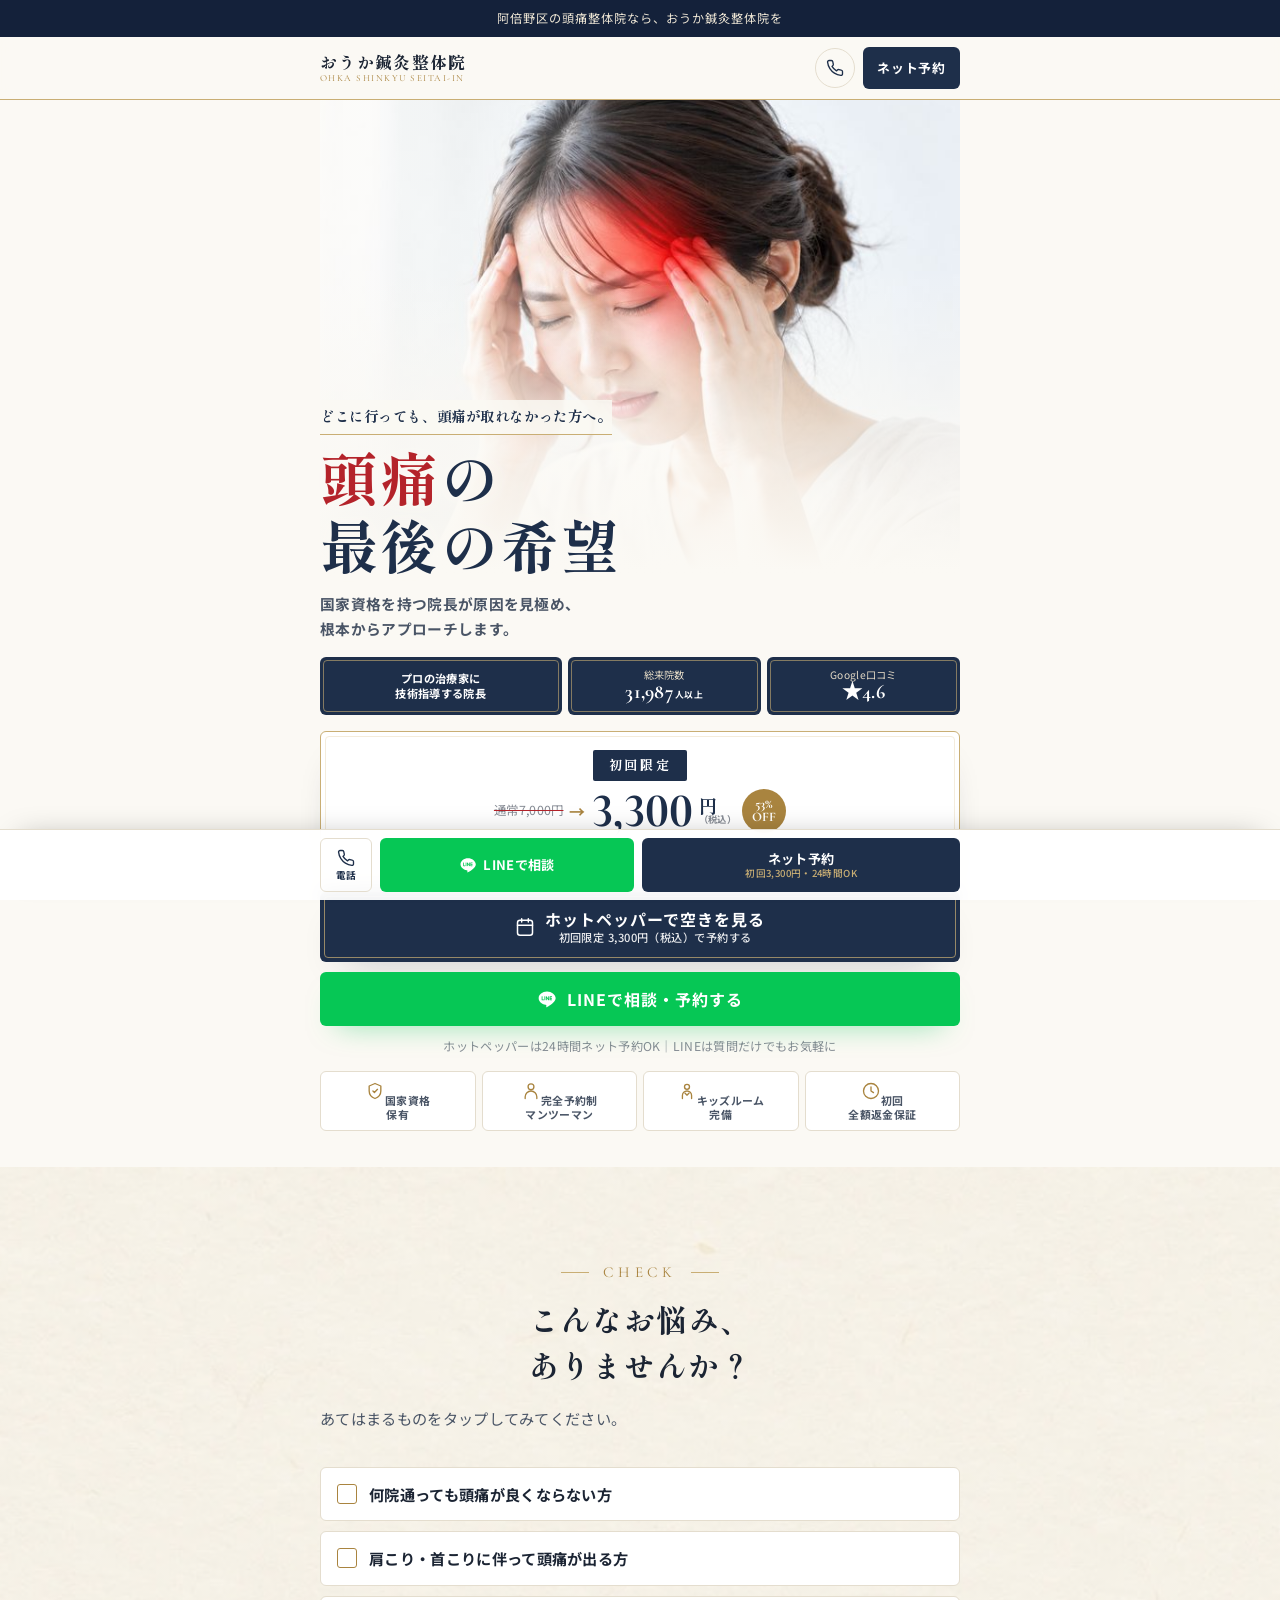
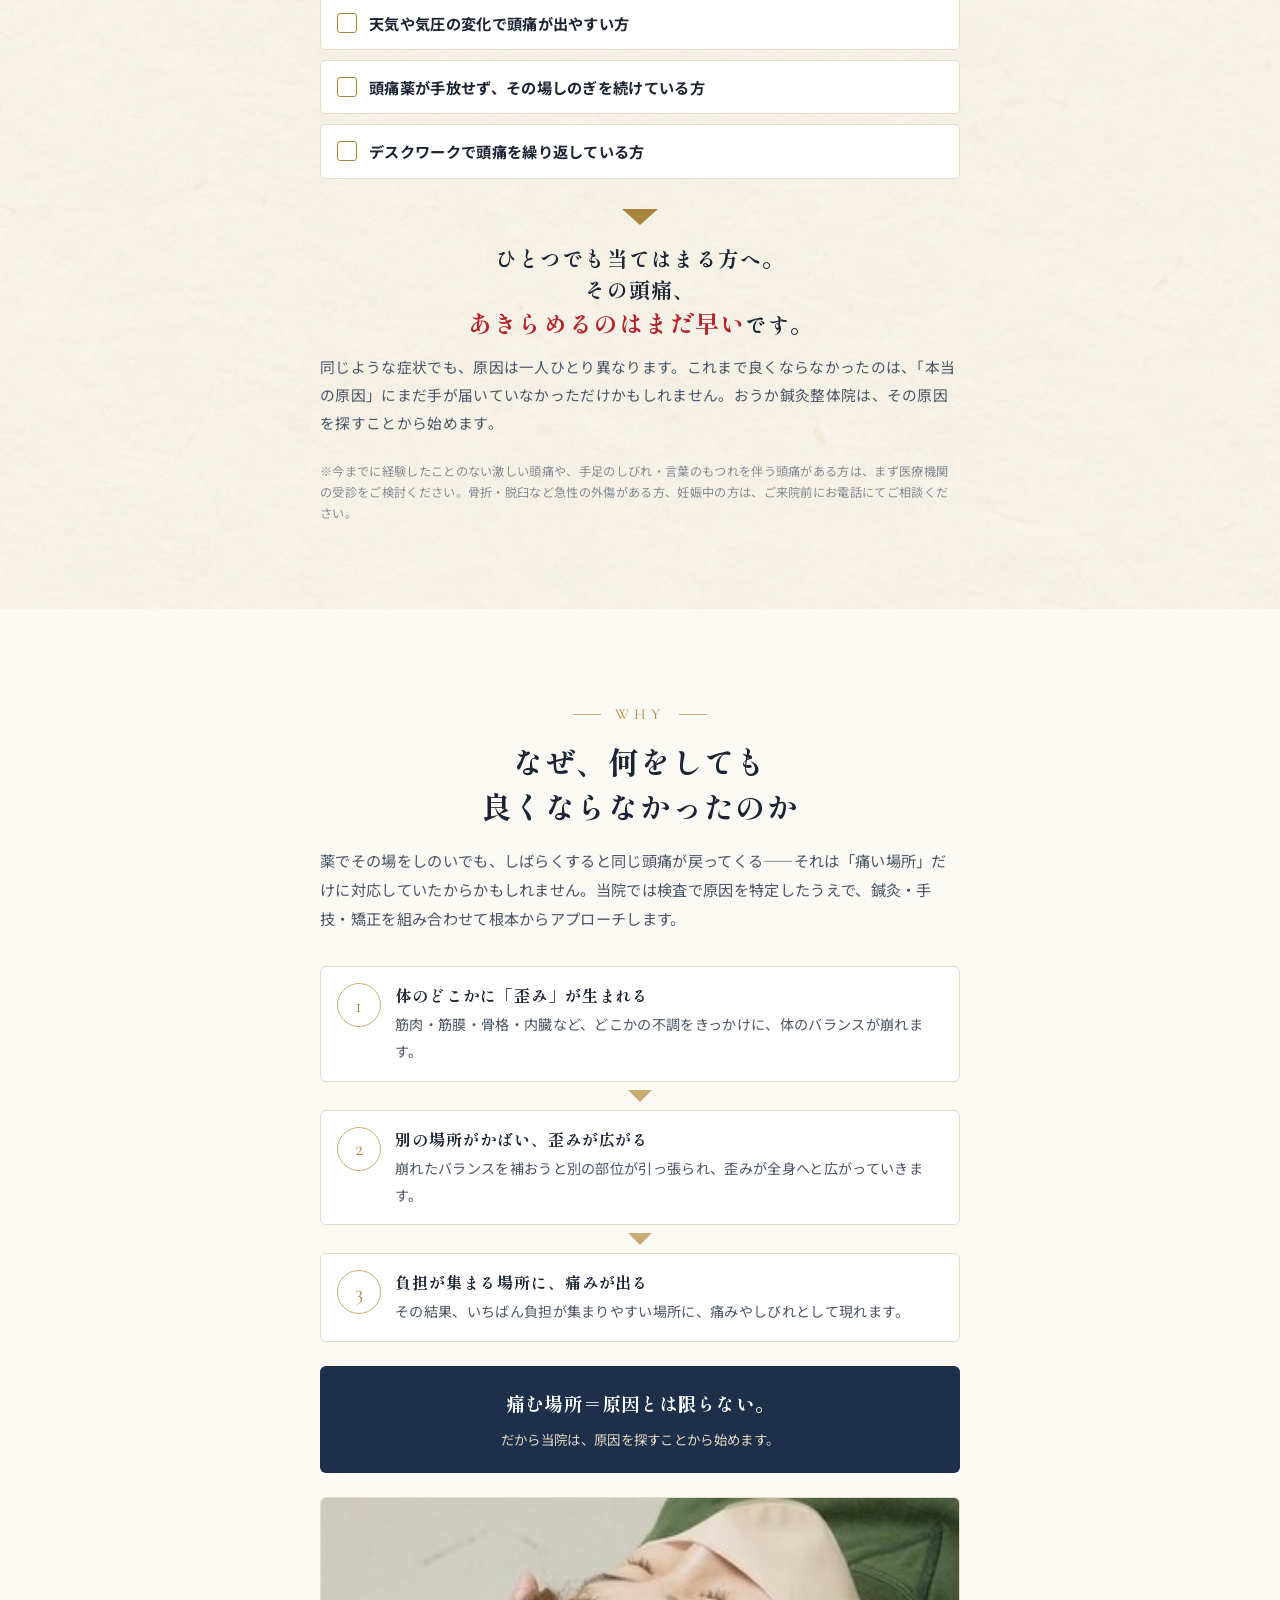
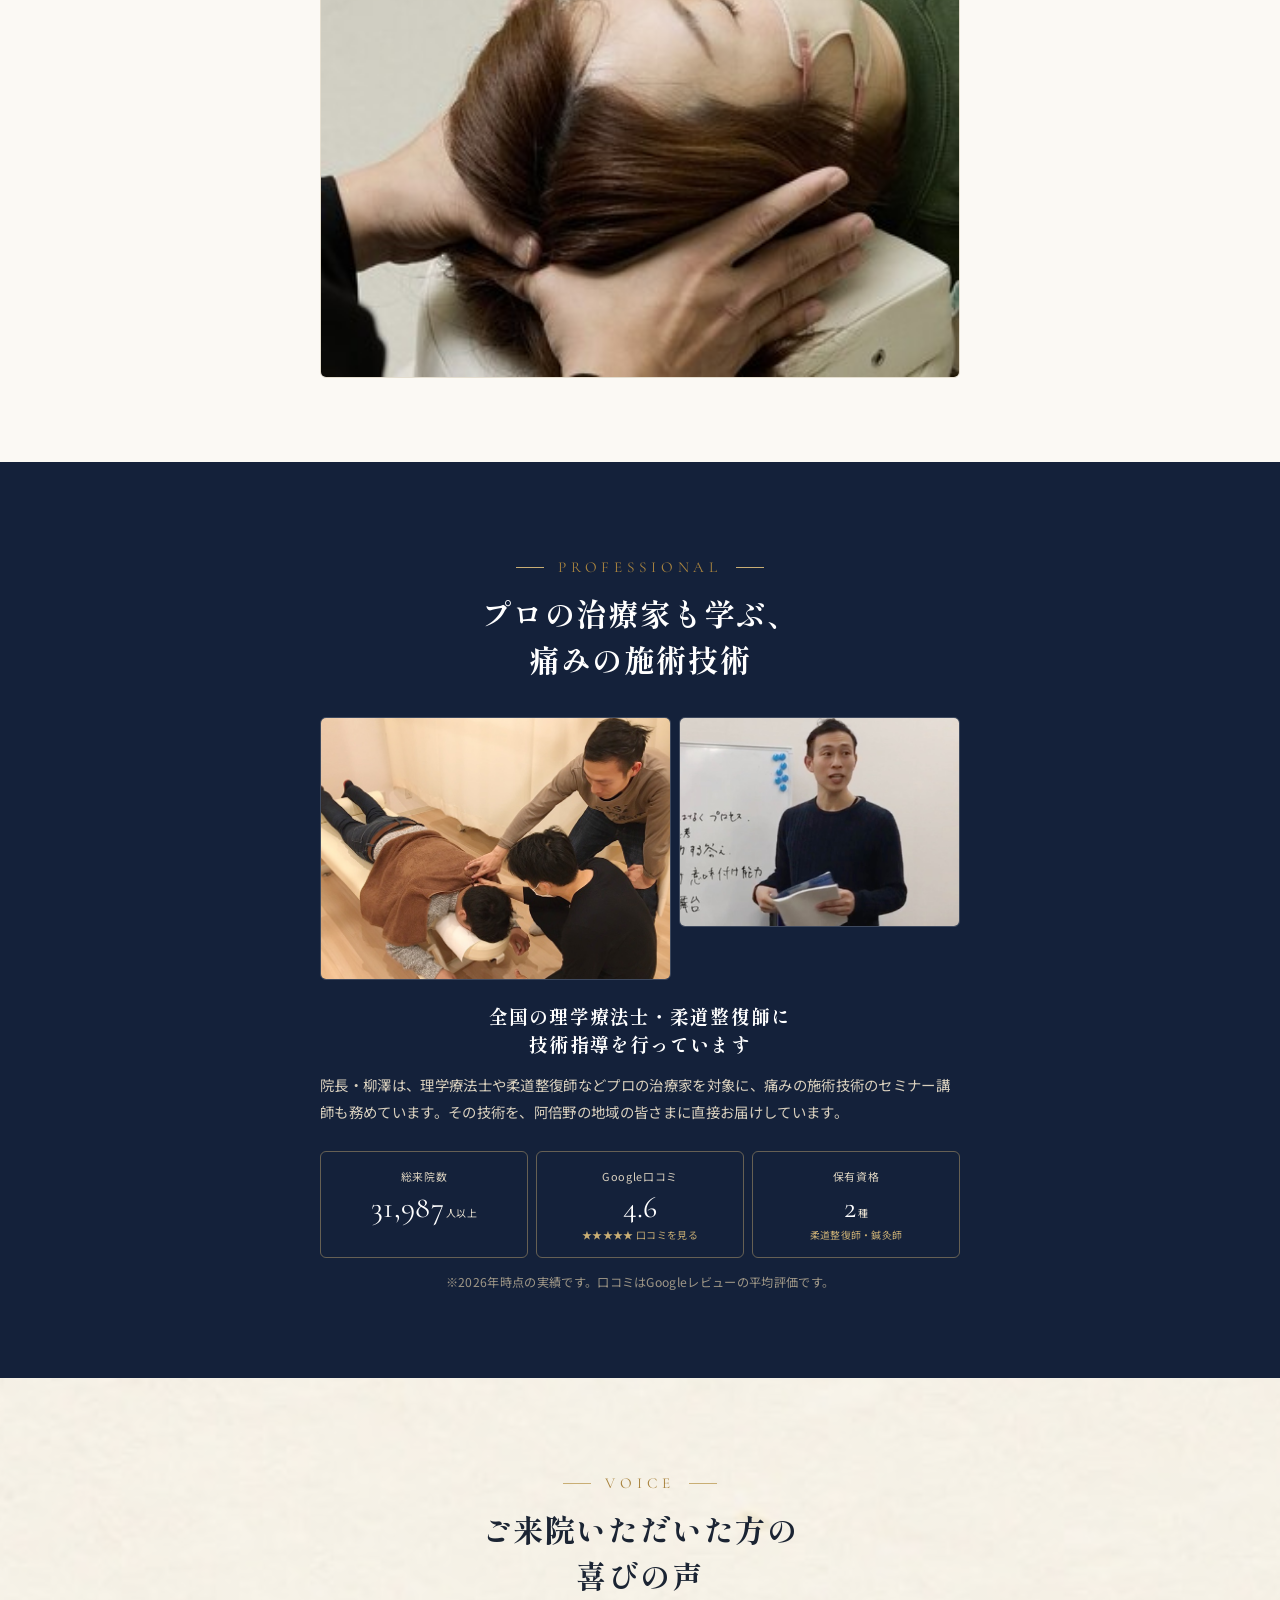
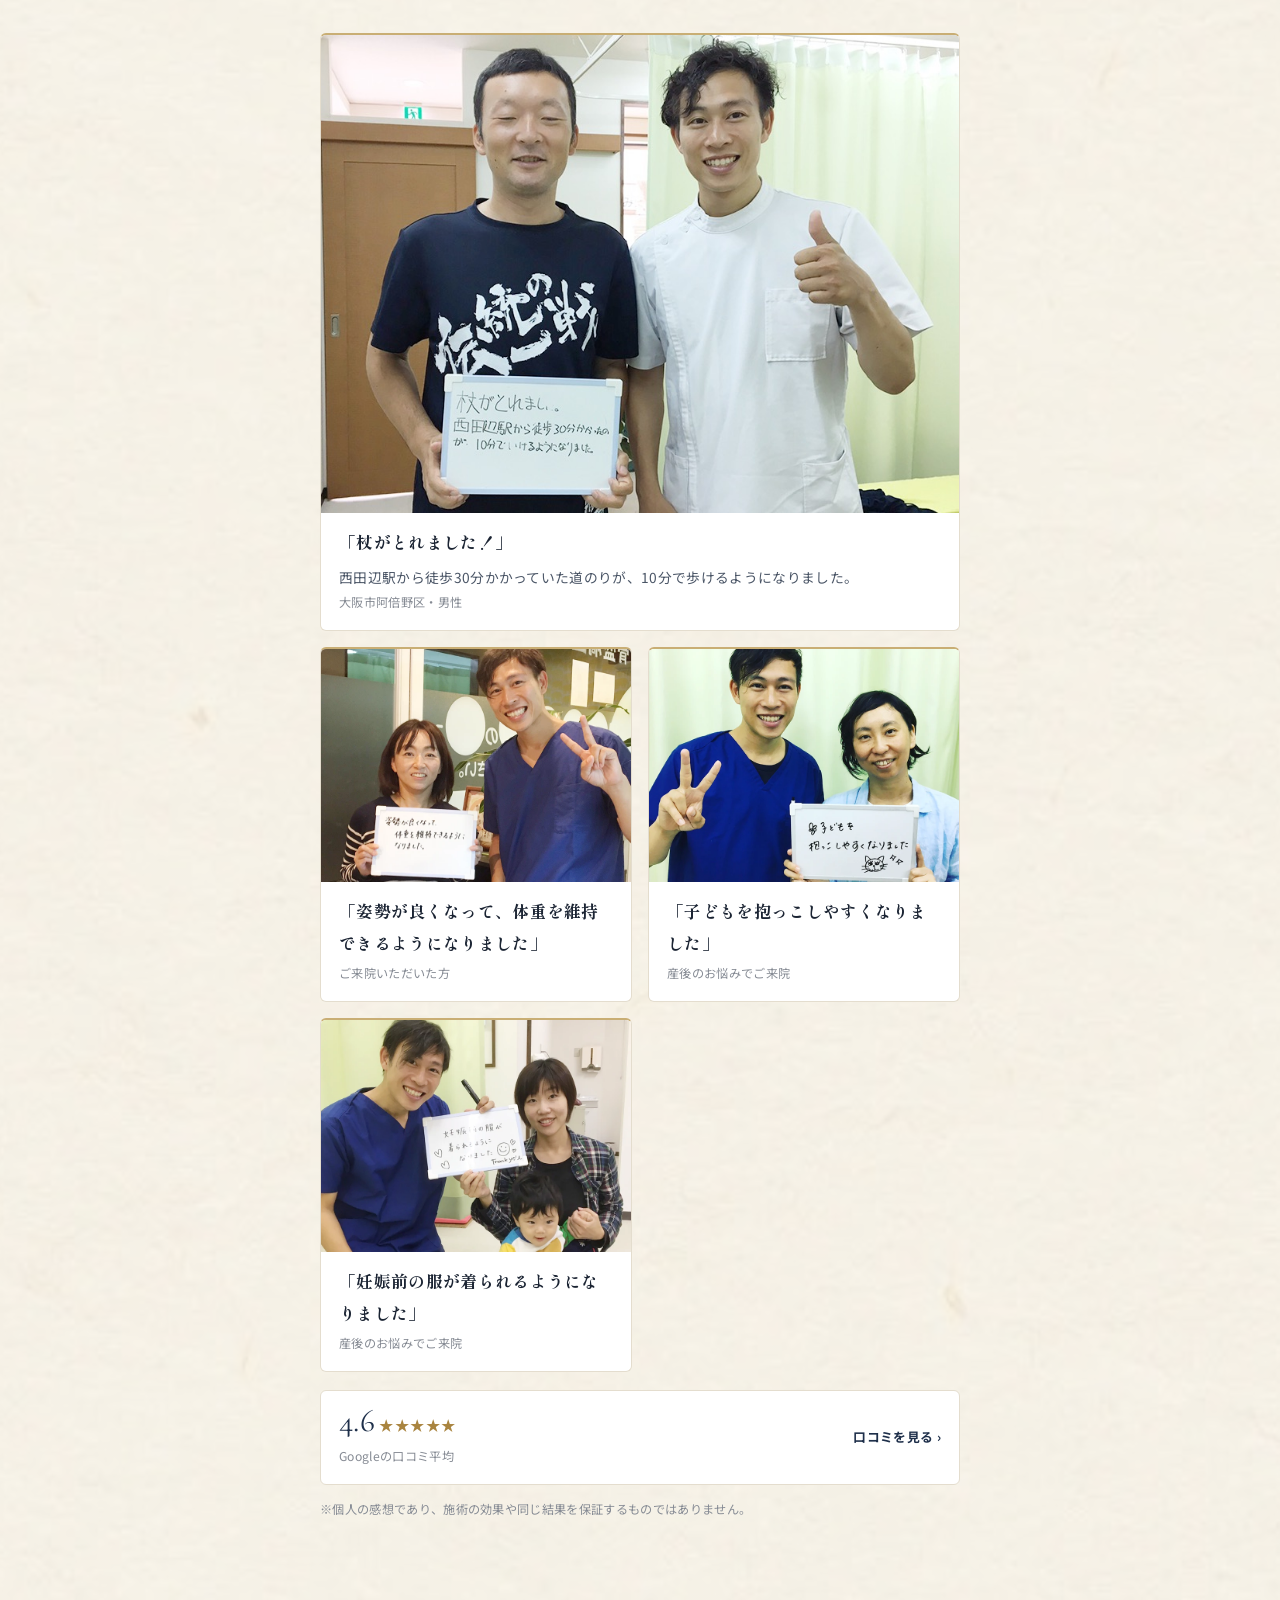
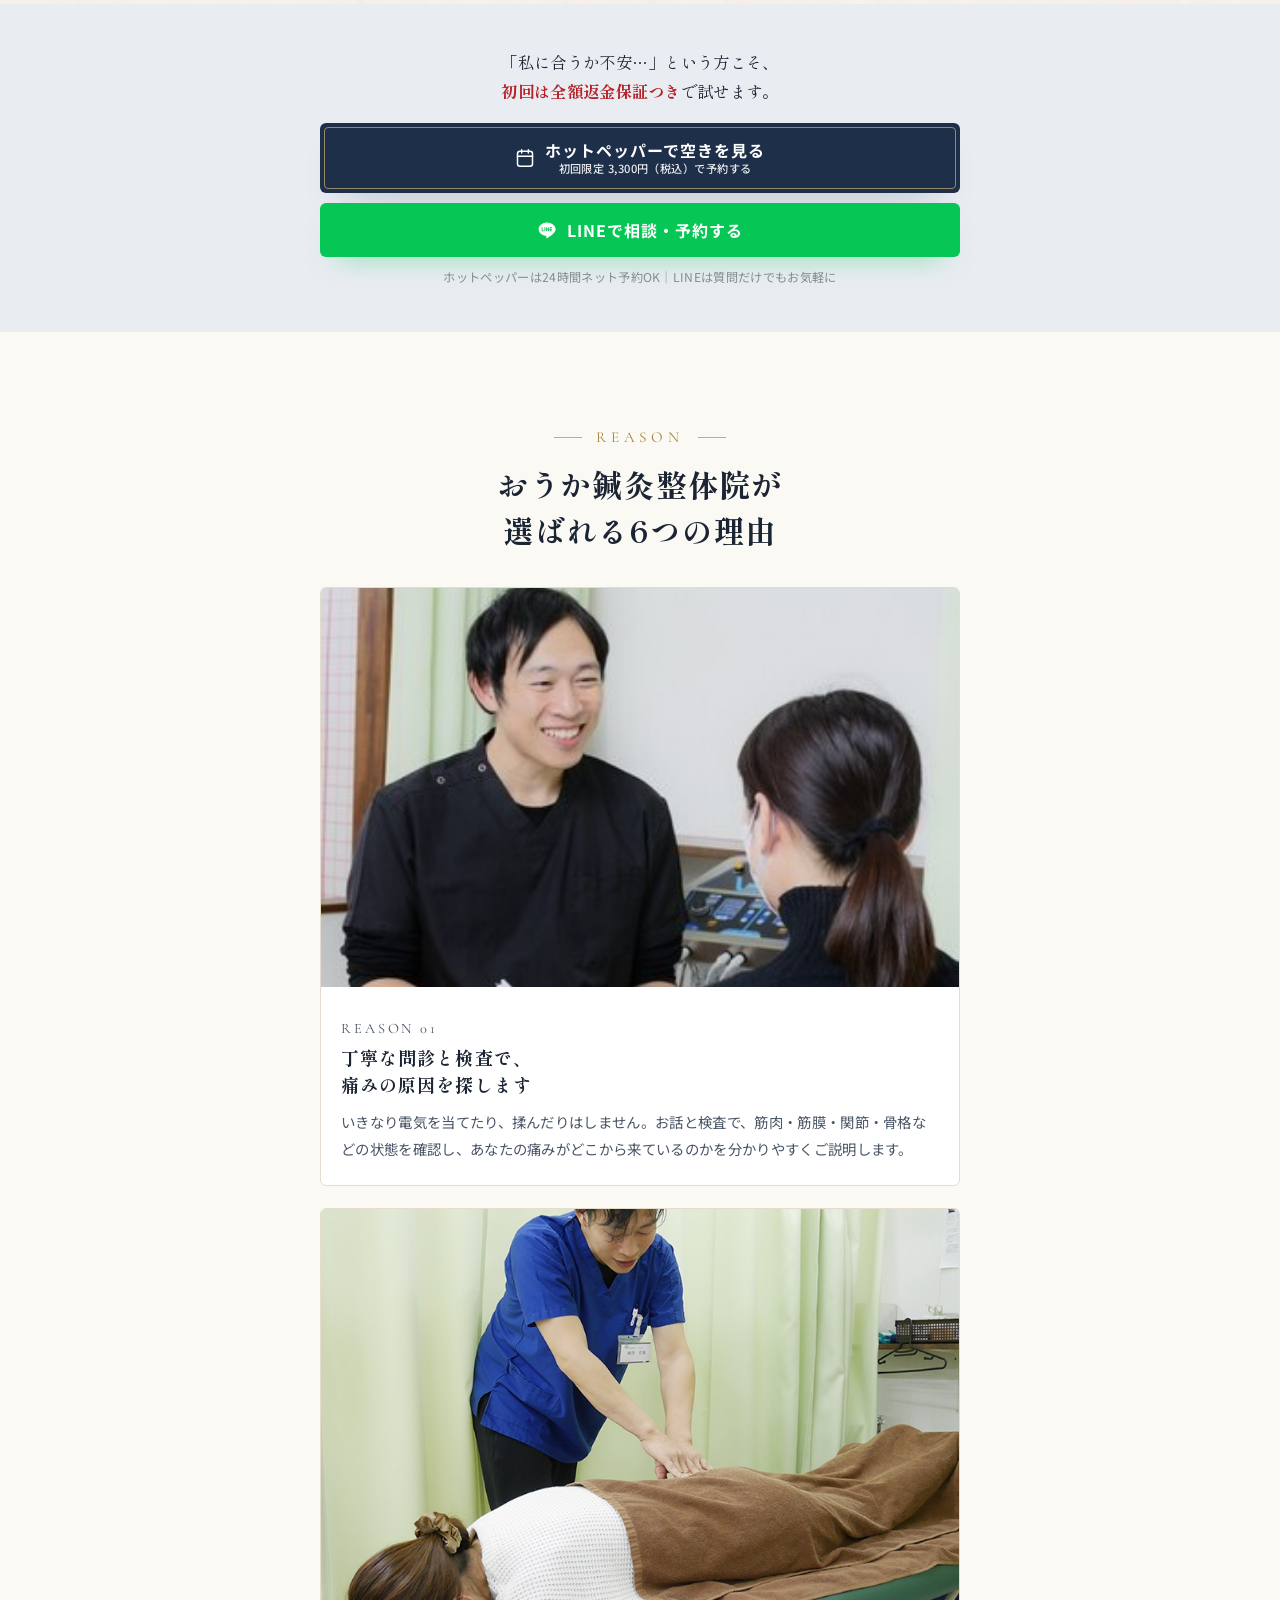
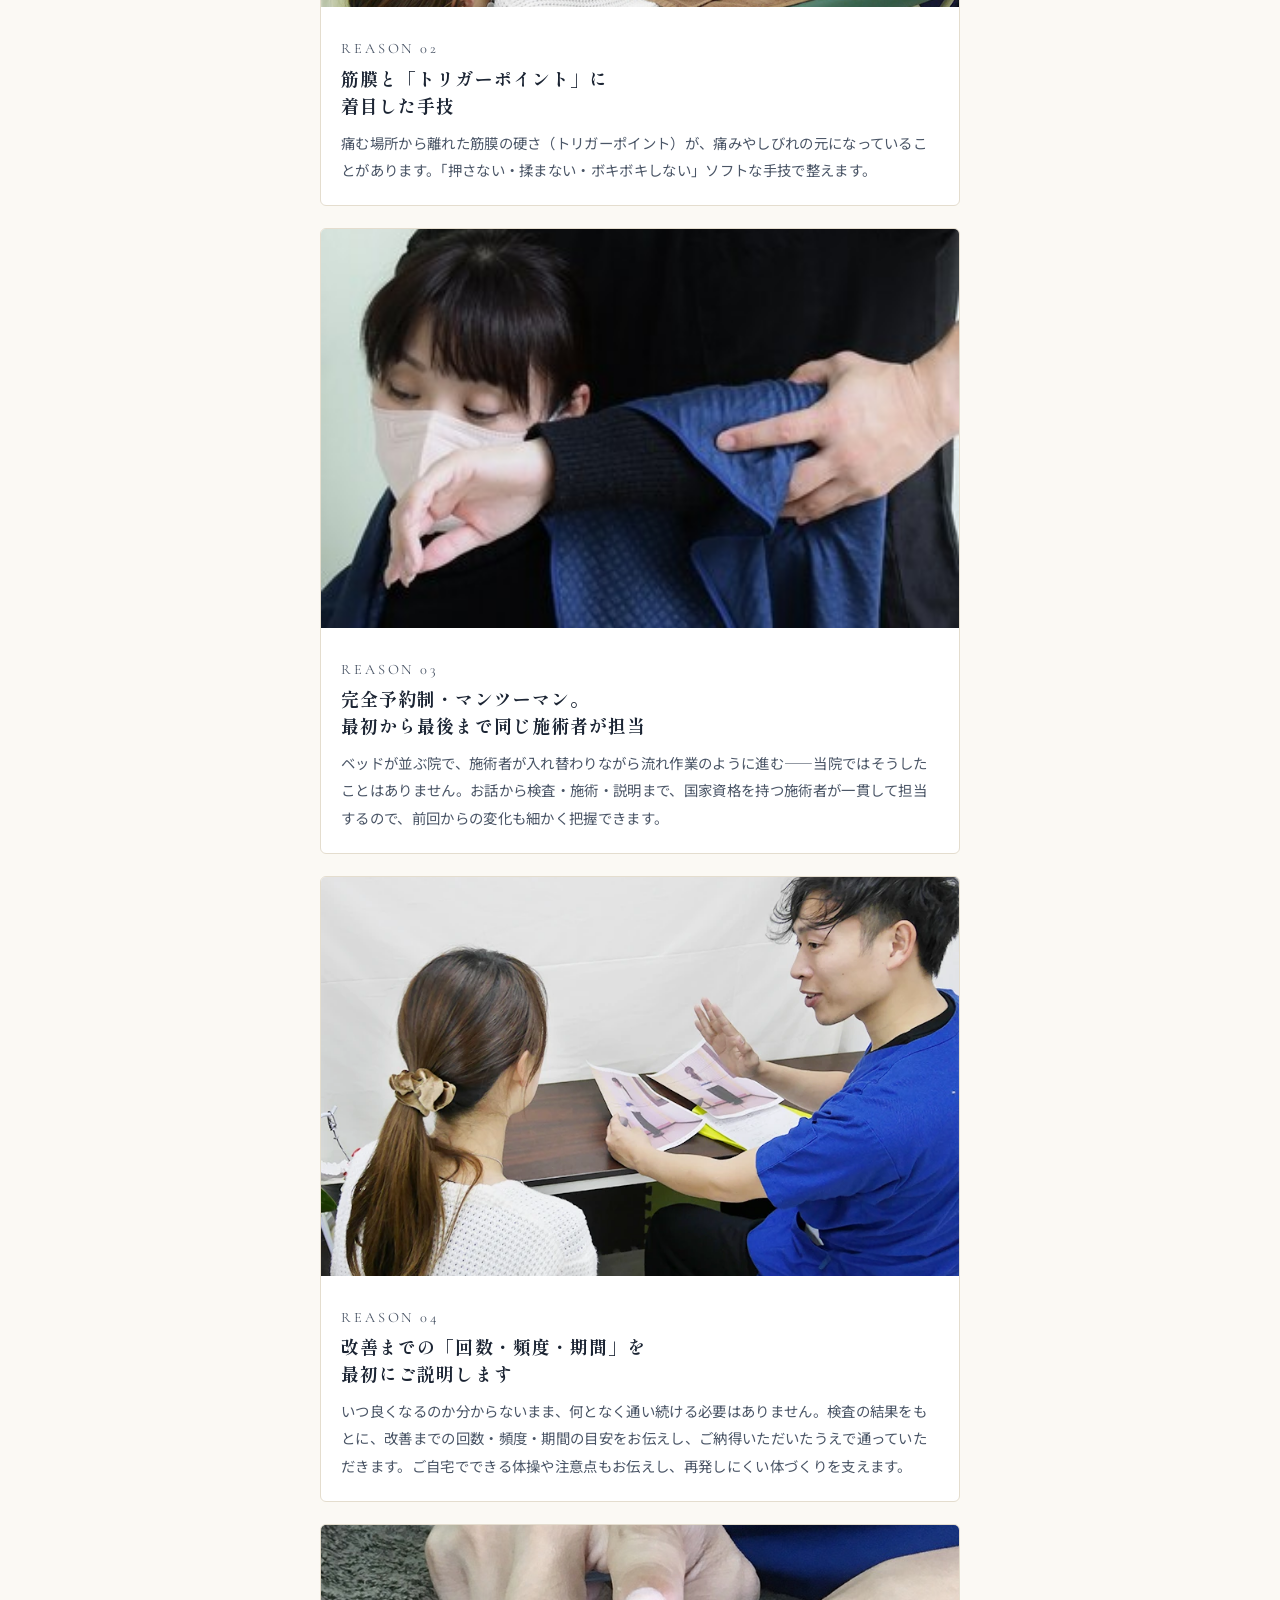
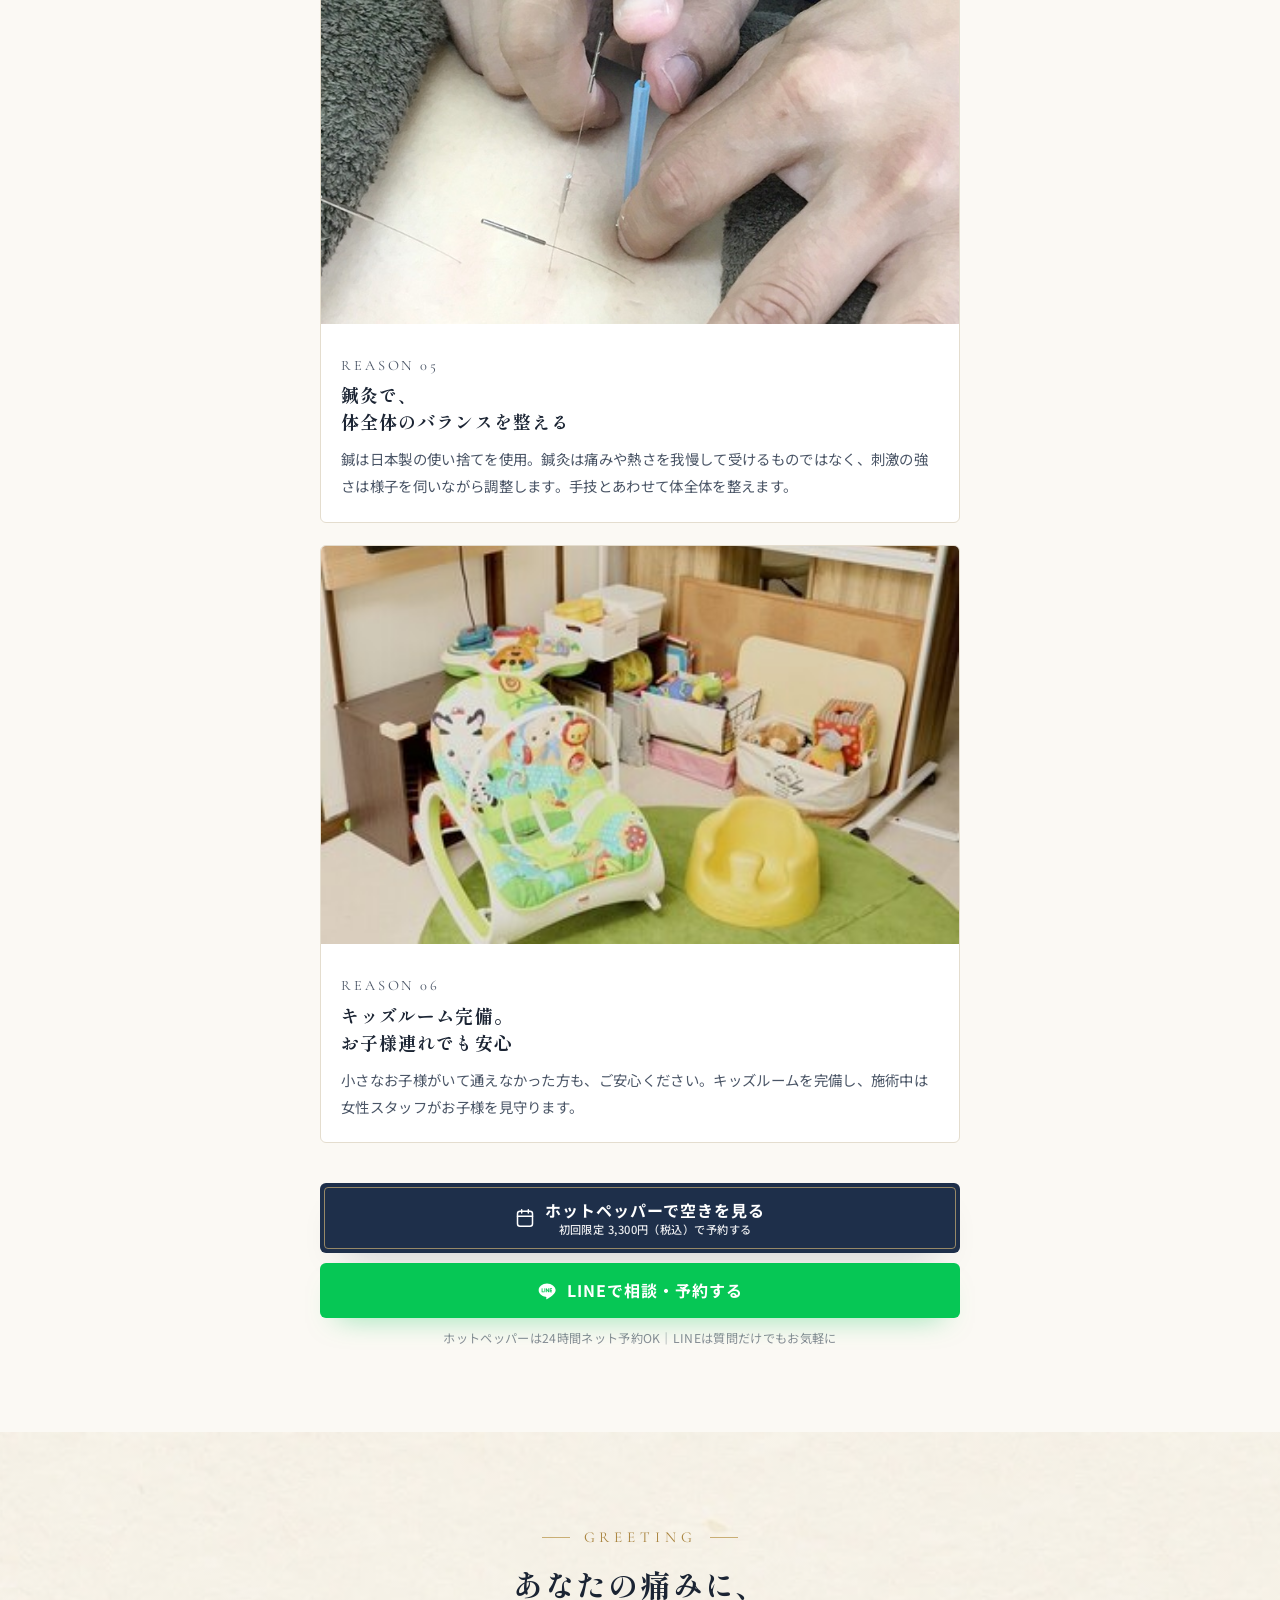
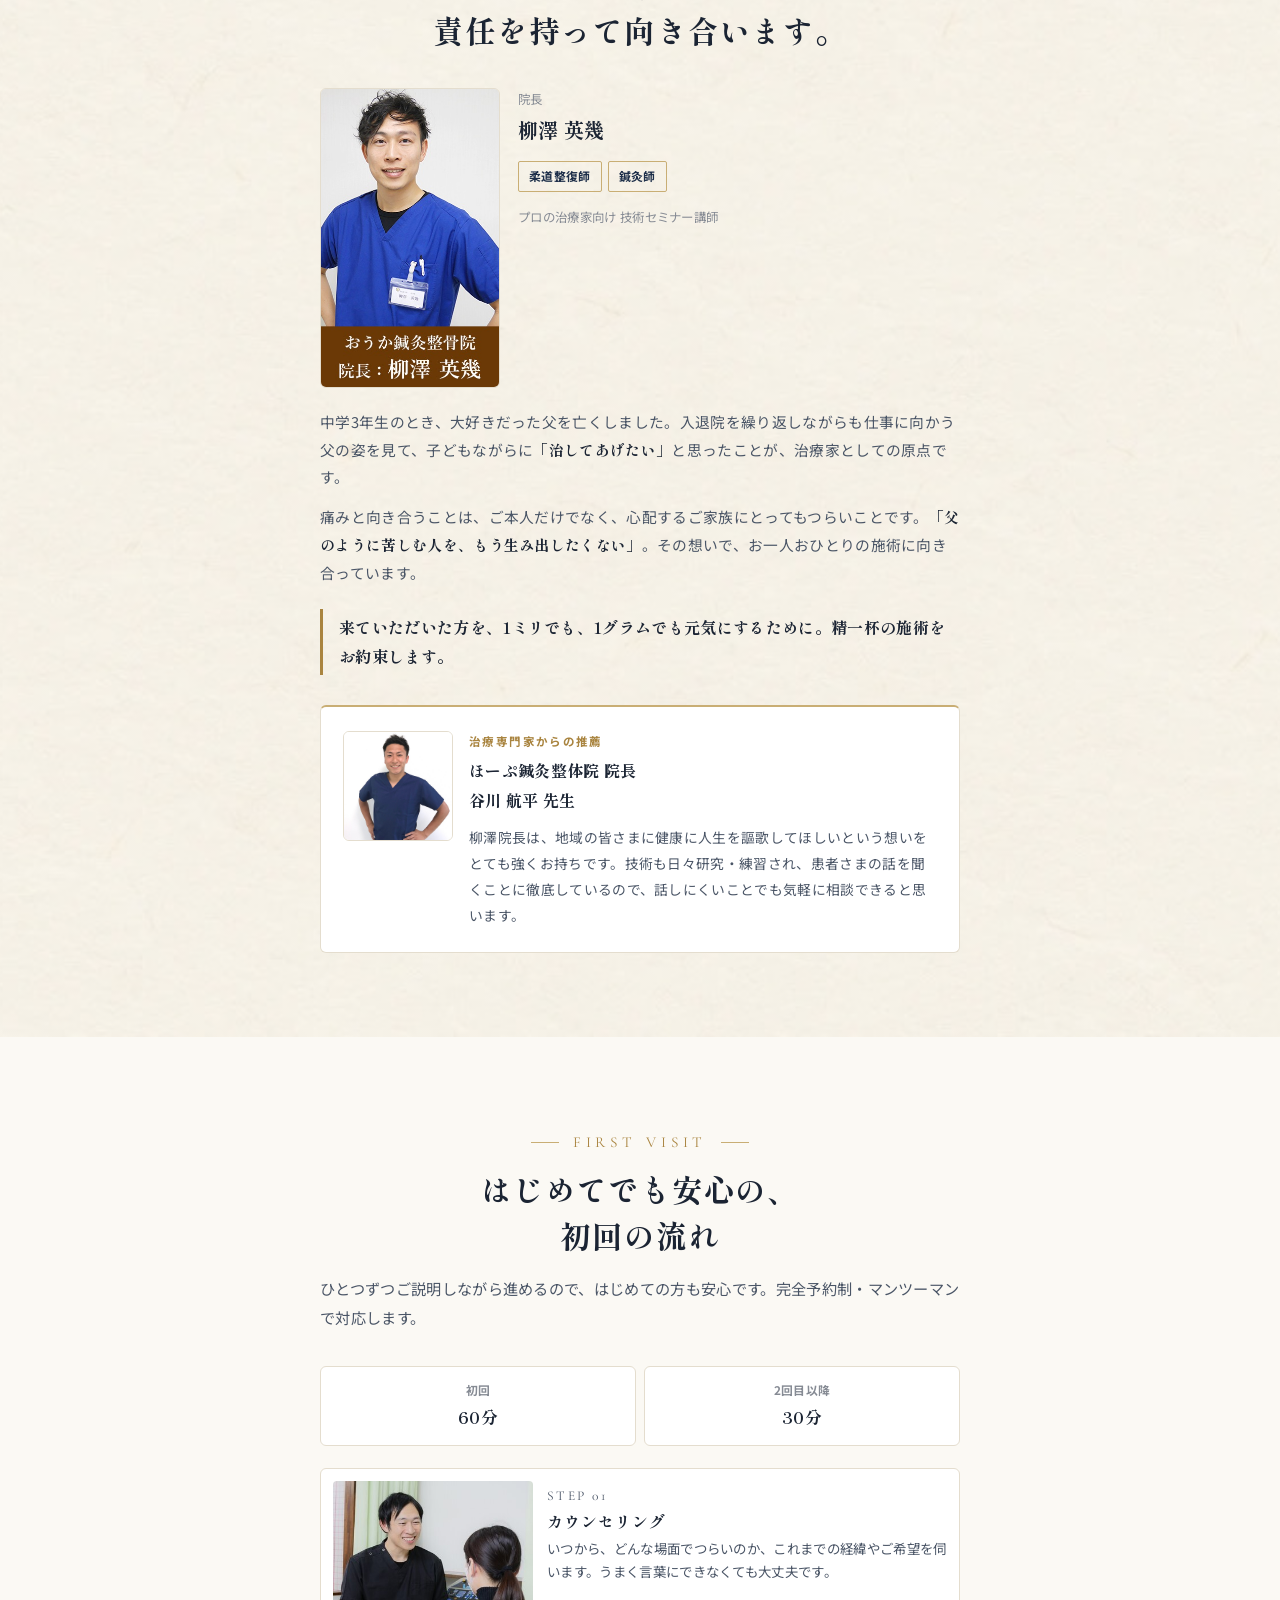
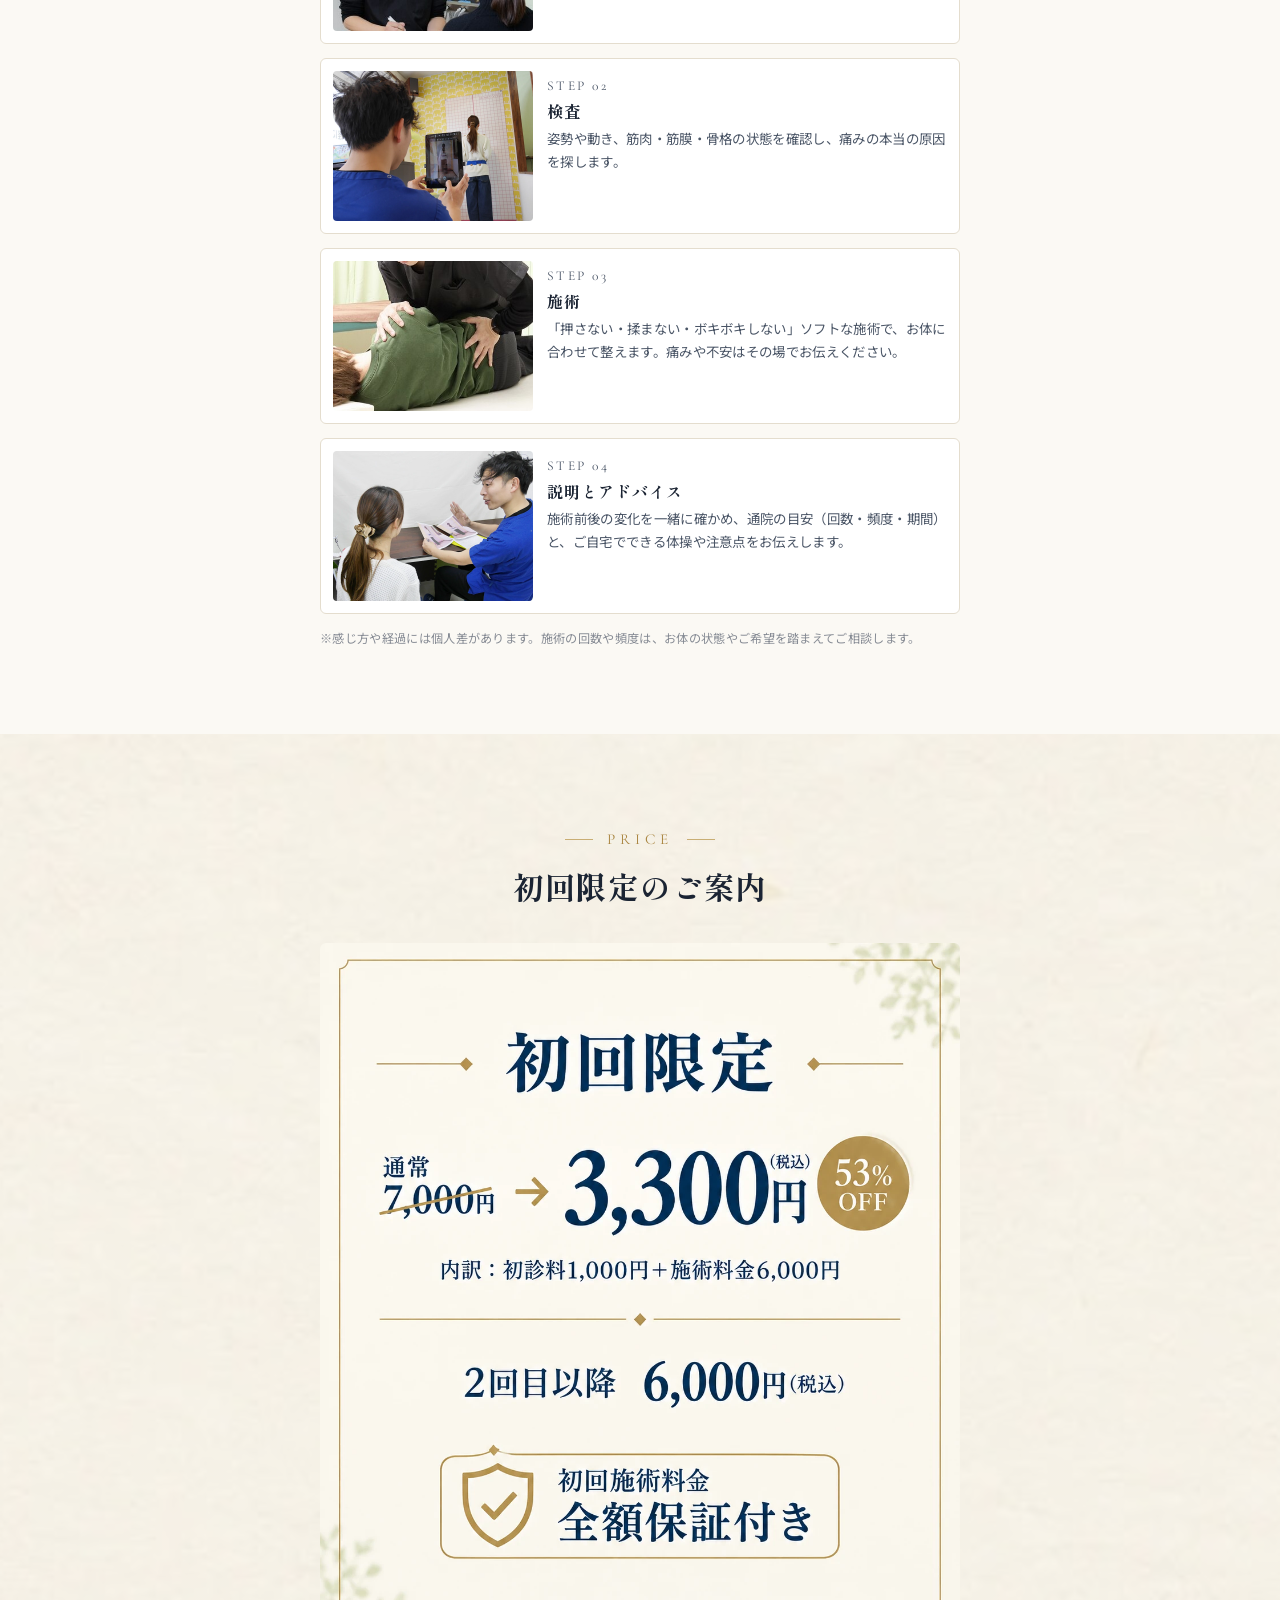
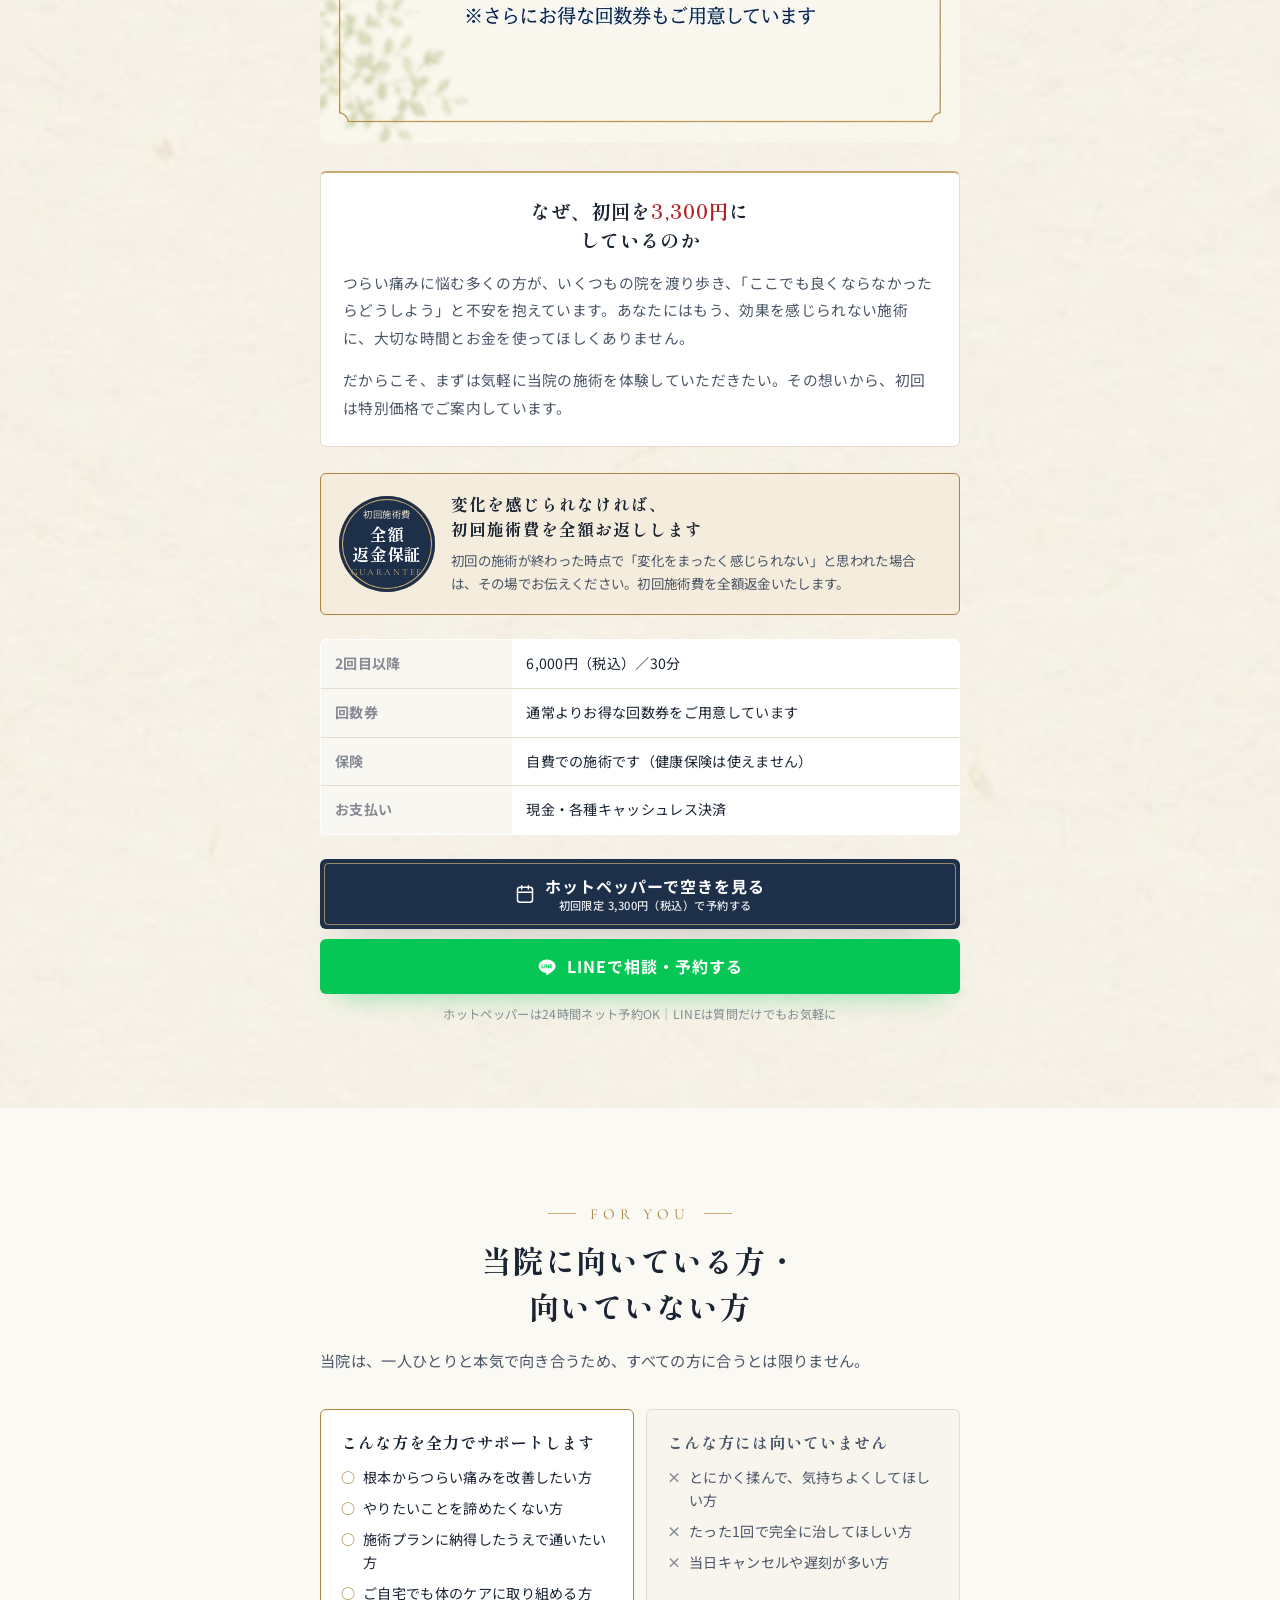
<file: zutsu/index.html>
<!DOCTYPE html>
<html lang="ja">
<head>
<meta name="robots" content="noindex, nofollow">
<meta charset="utf-8">
<meta name="viewport" content="width=device-width, initial-scale=1">
<title>頭痛改善メニュー｜おうか鍼灸整体院</title>
<meta name="description" content="大阪市阿倍野区・おうか鍼灸整体院の頭痛改善メニュー。肩こり・首こりからくる緊張型頭痛など、他院で改善しなかった頭痛に根本からアプローチ。新規様限定価格でご案内中。ご予約はホットペッパービューティーから。">
<meta name="theme-color" content="#1E2F4A">
<meta property="og:title" content="頭痛改善メニュー｜おうか鍼灸整体院">
<meta property="og:description" content="大阪市阿倍野区・おうか鍼灸整体院の頭痛改善メニュー。肩こり・首こりからくる緊張型頭痛など、他院で改善しなかった頭痛に根本からアプローチ。新規様限定価格でご案内中。ご予約はホットペッパービューティーから。">
<meta property="og:type" content="website">

<link rel="preconnect" href="https://fonts.googleapis.com">
<link rel="preconnect" href="https://fonts.gstatic.com" crossorigin>
<link rel="stylesheet" href="https://fonts.googleapis.com/css2?family=Shippori+Mincho:wght@500;600;700;800&family=Noto+Sans+JP:wght@400;500;700&family=Cormorant+Garamond:wght@500;600;700&display=swap">
<link rel="stylesheet" href="../assets/lp.css">
</head>
<body class="">
<p class="topline">阿倍野区の頭痛整体院なら、おうか鍼灸整体院を</p>
<header class="site-header">
  <div class="wrap">
    <a href="#top" class="logo"><b>おうか鍼灸整体院</b><small>OHKA SHINKYU SEITAI-IN</small></a>
    <div class="head-actions">
      <a href="tel:0666219189" class="head-tel" aria-label="電話する"><svg viewBox="0 0 24 24" fill="none" stroke="currentColor" stroke-width="1.8" stroke-linecap="round" stroke-linejoin="round"><path d="M22 16.9v3a2 2 0 0 1-2.2 2 19.8 19.8 0 0 1-8.6-3.1 19.5 19.5 0 0 1-6-6 19.8 19.8 0 0 1-3.1-8.7A2 2 0 0 1 4.1 2h3a2 2 0 0 1 2 1.7c.1 1 .3 2 .6 2.9a2 2 0 0 1-.5 2.1L8 9.9a16 16 0 0 0 6 6l1.2-1.2a2 2 0 0 1 2.1-.5c.9.3 1.9.5 2.9.6a2 2 0 0 1 1.8 2Z"/></svg></a>
      <a href="https://beauty.hotpepper.jp/kr/slnH000785185/coupon/" target="_blank" rel="noopener" class="head-cta js-reserve">ネット予約</a>
    </div>
  </div>
</header>

<main id="top">
<section class="fv">
    <div class="fv-photo"><img src="../images/fv/zutsu.jpg" fetchpriority="high" alt=""></div>
    <div class="wrap fv-copy">
      <p class="fv-lead">どこに行っても、頭痛が取れなかった方へ。</p>
      <h1 class="fv-title"><span class="red">頭痛</span>の<br>最後の希望</h1>
      <p class="fv-sub">国家資格を持つ院長が原因を見極め、<br>根本からアプローチします。</p>
      <ul class="fv-chips"><li><span>プロの治療家に<br>技術指導する院長</span></li><li><span>総来院数</span><b>31,987<small>人以上</small></b></li><li><span>Google口コミ</span><b>★4.6</b></li></ul>
      <div class="offer" id="offer">
        <div class="offer-bar"><p class="ob-label">初回限定</p><p class="ob-price"><s>通常7,000円</s><span class="ob-arrow">→</span><b class="num">3,300</b><span class="ob-yen">円<small>（税込）</small></span><span class="ob-off">53%<br>OFF</span></p><p class="ob-sub">初回 全額返金保証つき｜2回目以降 6,000円</p></div>
      <div class="cta-stack">
        <a href="https://beauty.hotpepper.jp/kr/slnH000785185/coupon/" target="_blank" rel="noopener" class="btn btn-reserve js-reserve"><svg viewBox="0 0 24 24" fill="none" stroke="currentColor" stroke-width="1.8" stroke-linecap="round" stroke-linejoin="round"><rect x="3" y="4" width="18" height="18" rx="3"/><path d="M16 2v4M8 2v4M3 10h18"/></svg><span class="btn-txt">ホットペッパーで空きを見る<small>初回限定 3,300円（税込）で予約する</small></span></a>
        <a href="https://lin.ee/Y1Ww8T6" target="_blank" rel="noopener" class="btn btn-line js-line"><svg viewBox="0 0 24 24" fill="currentColor"><path d="M12 3C6.5 3 2 6.6 2 11c0 3.9 3.5 7.2 8.3 7.9.3.1.8.2.9.5.1.3.1.7 0 1l-.1.9c0 .3-.2 1 .9.5s6-3.5 8.2-6.1c1.5-1.6 2.2-3.2 2.2-4.8C22 6.6 17.5 3 12 3Zm-4 10.6H6.1c-.3 0-.5-.2-.5-.5V9.3c0-.3.2-.5.5-.5s.5.2.5.5v3.3H8c.3 0 .5.2.5.5s-.2.5-.5.5Zm1.9-.5c0 .3-.2.5-.5.5s-.5-.2-.5-.5V9.3c0-.3.2-.5.5-.5s.5.2.5.5v3.8Zm4.6 0c0 .2-.1.4-.3.5h-.2c-.2 0-.3-.1-.4-.2l-1.9-2.6v2.3c0 .3-.2.5-.5.5s-.5-.2-.5-.5V9.3c0-.2.1-.4.3-.5h.2c.2 0 .3.1.4.2l1.9 2.6V9.3c0-.3.2-.5.5-.5s.5.2.5.5v3.8Zm3.1-2.4c.3 0 .5.2.5.5s-.2.5-.5.5h-1.4v.9h1.4c.3 0 .5.2.5.5s-.2.5-.5.5h-1.9c-.3 0-.5-.2-.5-.5V9.3c0-.3.2-.5.5-.5h1.9c.3 0 .5.2.5.5s-.2.5-.5.5h-1.4v.9h1.4Z"/></svg><span>LINEで相談・予約する</span></a>
      </div>
      <p class="cta-note">ホットペッパーは24時間ネット予約OK｜LINEは質問だけでもお気軽に</p>
        <ul class="offer-badges"><li><svg viewBox="0 0 24 24" fill="none" stroke="currentColor" stroke-width="1.6" stroke-linecap="round" stroke-linejoin="round"><path d="M12 3l7 3v6c0 4.5-3 7.5-7 9-4-1.5-7-4.5-7-9V6l7-3Z"/><path d="M9.5 12l1.8 1.8L15 10"/></svg>国家資格<br>保有</li><li><svg viewBox="0 0 24 24" fill="none" stroke="currentColor" stroke-width="1.6" stroke-linecap="round" stroke-linejoin="round"><circle cx="12" cy="7" r="3.5"/><path d="M5 21v-2a7 7 0 0 1 14 0v2"/></svg>完全予約制<br>マンツーマン</li><li><svg viewBox="0 0 24 24" fill="none" stroke="currentColor" stroke-width="1.6" stroke-linecap="round" stroke-linejoin="round"><circle cx="12" cy="7" r="3"/><path d="M6.5 21v-3.5a5.5 5.5 0 0 1 11 0V21"/><path d="M9.5 14.5 12 17l2.5-2.5"/></svg>キッズルーム<br>完備</li><li><svg viewBox="0 0 24 24" fill="none" stroke="currentColor" stroke-width="1.6" stroke-linecap="round" stroke-linejoin="round"><circle cx="12" cy="12" r="9"/><path d="M12 7v5l3 2"/></svg>初回<br>全額返金保証</li></ul>
      </div>
    </div>
  </section>

<section class="sec band" id="concern">
    <div class="wrap">
    <div class="sec-head">
      <p class="sec-en">Check</p>
      <h2>こんなお悩み、<br>ありませんか？</h2>
      <p class="lead">あてはまるものをタップしてみてください。</p>
    </div>
      <ul class="checks"><li>何院通っても頭痛が良くならない方</li><li>肩こり・首こりに伴って頭痛が出る方</li><li>天気や気圧の変化で頭痛が出やすい方</li><li>頭痛薬が手放せず、その場しのぎを続けている方</li><li>デスクワークで頭痛を繰り返している方</li></ul>
      <div class="turn">
        <div class="turn-arrow"></div>
        <h3>ひとつでも当てはまる方へ。<br>その頭痛、<br><span class="red">あきらめるのはまだ早い</span>です。</h3>
        <p>同じような症状でも、原因は一人ひとり異なります。これまで良くならなかったのは、「本当の原因」にまだ手が届いていなかっただけかもしれません。おうか鍼灸整体院は、その原因を探すことから始めます。</p>
      </div>
      <p class="note mt-m">※今までに経験したことのない激しい頭痛や、手足のしびれ・言葉のもつれを伴う頭痛がある方は、まず医療機関の受診をご検討ください。骨折・脱臼など急性の外傷がある方、妊娠中の方は、ご来院前にお電話にてご相談ください。</p>
    </div>
  </section>

<section class="sec" id="why">
    <div class="wrap">
    <div class="sec-head">
      <p class="sec-en">Why</p>
      <h2>なぜ、何をしても<br>良くならなかったのか</h2>
      <p class="lead">薬でその場をしのいでも、しばらくすると同じ頭痛が戻ってくる――それは「痛い場所」だけに対応していたからかもしれません。当院では検査で原因を特定したうえで、鍼灸・手技・矯正を組み合わせて根本からアプローチします。</p>
    </div>
      <div class="cause-flow mt-m">
        <div class="cause-step reveal"><span class="n">1</span><div><h3>体のどこかに「歪み」が生まれる</h3><p>筋肉・筋膜・骨格・内臓など、どこかの不調をきっかけに、体のバランスが崩れます。</p></div></div>
        <div class="cause-arrow" aria-hidden="true"></div>
        <div class="cause-step reveal"><span class="n">2</span><div><h3>別の場所がかばい、歪みが広がる</h3><p>崩れたバランスを補おうと別の部位が引っ張られ、歪みが全身へと広がっていきます。</p></div></div>
        <div class="cause-arrow" aria-hidden="true"></div>
        <div class="cause-step reveal"><span class="n">3</span><div><h3>負担が集まる場所に、痛みが出る</h3><p>その結果、いちばん負担が集まりやすい場所に、痛みやしびれとして現れます。</p></div></div>
      </div>
      <div class="key reveal"><b>痛む場所＝原因とは限らない。</b><span>だから当院は、原因を探すことから始めます。</span></div>
      <figure class="photo mt-m reveal"><img src="../images/hpb/head.jpg" loading="lazy" alt="頭・首まわりの施術"></figure>
    </div>
  </section>

<section class="sec dark" id="professional">
    <div class="wrap">
    <div class="sec-head">
      <p class="sec-en">Professional</p>
      <h2>プロの治療家も学ぶ、<br>痛みの施術技術</h2>
    </div>
      <div class="auth-photos reveal">
        <div class="photo"><img src="../images/hp/seminar01.jpg" width="800" height="533" loading="lazy" alt="治療家向けセミナーで院長が施術を指導している様子"></div>
        <div class="photo"><img src="../images/hp/seminar02.jpg" width="800" height="533" loading="lazy" alt="セミナーで講師を務める院長"></div>
      </div>
      <div class="auth-copy">
        <h3>全国の理学療法士・柔道整復師に<br>技術指導を行っています</h3>
        <p>院長・柳澤は、理学療法士や柔道整復師などプロの治療家を対象に、痛みの施術技術のセミナー講師も務めています。その技術を、阿倍野の地域の皆さまに直接お届けしています。</p>
      </div>
      <div class="stats">
        <div class="stat"><p class="stat-label">総来院数</p><p class="stat-num">31,987<small>人以上</small></p></div>
        <div class="stat"><a href="https://maps.app.goo.gl/wEtdczeHVXq5hBLx5" target="_blank" rel="noopener"><p class="stat-label">Google口コミ</p><p class="stat-num">4.6</p><p class="stat-sub">★★★★★ 口コミを見る</p></a></div>
        <div class="stat"><p class="stat-label">保有資格</p><p class="stat-num">2<small>種</small></p><p class="stat-sub">柔道整復師・鍼灸師</p></div>
      </div>
      <p class="note mt-s center" style="color:#9F9787;">※2026年時点の実績です。口コミはGoogleレビューの平均評価です。</p>
    </div>
  </section>

<section class="sec band" id="voice">
    <div class="wrap">
    <div class="sec-head">
      <p class="sec-en">Voice</p>
      <h2>ご来院いただいた方の<br>喜びの声</h2>
    </div>
      <div class="voice-list">
        <figure class="voice reveal"><img src="../images/hp/voice001.jpg" width="800" height="600" loading="lazy" alt="ご来院いただいた方と院長の写真。ボードに「杖がとれました！」">
          <figcaption><p class="v-title">「杖がとれました！」</p><p class="note" style="color:var(--ink-soft);font-size:.86rem;margin-top:6px;">西田辺駅から徒歩30分かかっていた道のりが、10分で歩けるようになりました。</p><p class="v-who">大阪市阿倍野区・男性</p></figcaption></figure>
        <figure class="voice reveal"><img src="../images/voice-posture.webp" width="800" height="600" loading="lazy" alt="ご来院いただいた方と院長の写真。ボードに「姿勢が良くなって、体重を維持できるようになりました」">
          <figcaption><p class="v-title">「姿勢が良くなって、体重を維持できるようになりました」</p><p class="v-who">ご来院いただいた方</p></figcaption></figure>
        <figure class="voice reveal"><img src="../images/voice-holding.webp" width="800" height="600" loading="lazy" alt="ご来院いただいた方と院長の写真。ボードに「子どもを抱っこしやすくなりました」">
          <figcaption><p class="v-title">「子どもを抱っこしやすくなりました」</p><p class="v-who">産後のお悩みでご来院</p></figcaption></figure>
        <figure class="voice reveal"><img src="../images/voice-clothes.webp" width="800" height="600" loading="lazy" alt="ご来院いただいた方と院長の写真。ボードに「妊娠前の服が着られるようになりました」">
          <figcaption><p class="v-title">「妊娠前の服が着られるようになりました」</p><p class="v-who">産後のお悩みでご来院</p></figcaption></figure>
      </div>
      <a class="review" href="https://maps.app.goo.gl/wEtdczeHVXq5hBLx5" target="_blank" rel="noopener"><span><span class="score">4.6</span> <span class="stars">★★★★★</span><br><span class="note">Googleの口コミ平均</span></span><span class="go">口コミを見る ›</span></a>
      <p class="note mt-s">※個人の感想であり、施術の効果や同じ結果を保証するものではありません。</p>
    </div>
  </section>

<section class="sec mid-cta">
    <div class="wrap">
      <p class="mid-lead">「私に合うか不安…」という方こそ、<br><b>初回は全額返金保証つき</b>で試せます。</p>
      <div class="cta-stack">
        <a href="https://beauty.hotpepper.jp/kr/slnH000785185/coupon/" target="_blank" rel="noopener" class="btn btn-reserve js-reserve"><svg viewBox="0 0 24 24" fill="none" stroke="currentColor" stroke-width="1.8" stroke-linecap="round" stroke-linejoin="round"><rect x="3" y="4" width="18" height="18" rx="3"/><path d="M16 2v4M8 2v4M3 10h18"/></svg><span class="btn-txt">ホットペッパーで空きを見る<small>初回限定 3,300円（税込）で予約する</small></span></a>
        <a href="https://lin.ee/Y1Ww8T6" target="_blank" rel="noopener" class="btn btn-line js-line"><svg viewBox="0 0 24 24" fill="currentColor"><path d="M12 3C6.5 3 2 6.6 2 11c0 3.9 3.5 7.2 8.3 7.9.3.1.8.2.9.5.1.3.1.7 0 1l-.1.9c0 .3-.2 1 .9.5s6-3.5 8.2-6.1c1.5-1.6 2.2-3.2 2.2-4.8C22 6.6 17.5 3 12 3Zm-4 10.6H6.1c-.3 0-.5-.2-.5-.5V9.3c0-.3.2-.5.5-.5s.5.2.5.5v3.3H8c.3 0 .5.2.5.5s-.2.5-.5.5Zm1.9-.5c0 .3-.2.5-.5.5s-.5-.2-.5-.5V9.3c0-.3.2-.5.5-.5s.5.2.5.5v3.8Zm4.6 0c0 .2-.1.4-.3.5h-.2c-.2 0-.3-.1-.4-.2l-1.9-2.6v2.3c0 .3-.2.5-.5.5s-.5-.2-.5-.5V9.3c0-.2.1-.4.3-.5h.2c.2 0 .3.1.4.2l1.9 2.6V9.3c0-.3.2-.5.5-.5s.5.2.5.5v3.8Zm3.1-2.4c.3 0 .5.2.5.5s-.2.5-.5.5h-1.4v.9h1.4c.3 0 .5.2.5.5s-.2.5-.5.5h-1.9c-.3 0-.5-.2-.5-.5V9.3c0-.3.2-.5.5-.5h1.9c.3 0 .5.2.5.5s-.2.5-.5.5h-1.4v.9h1.4Z"/></svg><span>LINEで相談・予約する</span></a>
      </div>
      <p class="cta-note">ホットペッパーは24時間ネット予約OK｜LINEは質問だけでもお気軽に</p>
    </div>
  </section>

<section class="sec" id="reason">
    <div class="wrap">
    <div class="sec-head">
      <p class="sec-en">Reason</p>
      <h2>おうか鍼灸整体院が<br>選ばれる6つの理由</h2>
    </div>
      <div class="reasons">
        <article class="reason reveal">
          <div class="photo"><img src="../images/hpb/counseling.jpg" width="800" height="600" loading="lazy" alt=""></div>
          <div class="reason-body"><p class="reason-no">REASON 01</p><h3>丁寧な問診と検査で、<br>痛みの原因を探します</h3><p>いきなり電気を当てたり、揉んだりはしません。お話と検査で、筋肉・筋膜・関節・骨格などの状態を確認し、あなたの痛みがどこから来ているのかを分かりやすくご説明します。</p></div>
        </article>
        <article class="reason reveal">
          <div class="photo"><img src="../images/hp/reason02.jpg" width="800" height="600" loading="lazy" alt=""></div>
          <div class="reason-body"><p class="reason-no">REASON 02</p><h3>筋膜と「トリガーポイント」に<br>着目した手技</h3><p>痛む場所から離れた筋膜の硬さ（トリガーポイント）が、痛みやしびれの元になっていることがあります。「押さない・揉まない・ボキボキしない」ソフトな手技で整えます。</p></div>
        </article>
        <article class="reason reveal">
          <div class="photo"><img src="../images/hpb/ordermade.jpg" width="800" height="600" loading="lazy" alt=""></div>
          <div class="reason-body"><p class="reason-no">REASON 03</p><h3>完全予約制・マンツーマン。<br>最初から最後まで同じ施術者が担当</h3><p>ベッドが並ぶ院で、施術者が入れ替わりながら流れ作業のように進む――当院ではそうしたことはありません。お話から検査・施術・説明まで、国家資格を持つ施術者が一貫して担当するので、前回からの変化も細かく把握できます。</p></div>
        </article>
        <article class="reason reveal">
          <div class="photo"><img src="../images/step-advice-photo.webp" width="800" height="600" loading="lazy" alt=""></div>
          <div class="reason-body"><p class="reason-no">REASON 04</p><h3>改善までの「回数・頻度・期間」を<br>最初にご説明します</h3><p>いつ良くなるのか分からないまま、何となく通い続ける必要はありません。検査の結果をもとに、改善までの回数・頻度・期間の目安をお伝えし、ご納得いただいたうえで通っていただきます。ご自宅でできる体操や注意点もお伝えし、再発しにくい体づくりを支えます。</p></div>
        </article>
        <article class="reason reveal">
          <div class="photo"><img src="../images/hp/reason05.jpg" width="800" height="600" loading="lazy" alt=""></div>
          <div class="reason-body"><p class="reason-no">REASON 05</p><h3>鍼灸で、<br>体全体のバランスを整える</h3><p>鍼は日本製の使い捨てを使用。鍼灸は痛みや熱さを我慢して受けるものではなく、刺激の強さは様子を伺いながら調整します。手技とあわせて体全体を整えます。</p></div>
        </article>
        <article class="reason reveal">
          <div class="photo"><img src="../images/hpb/kids.jpg" width="800" height="600" loading="lazy" alt=""></div>
          <div class="reason-body"><p class="reason-no">REASON 06</p><h3>キッズルーム完備。<br>お子様連れでも安心</h3><p>小さなお子様がいて通えなかった方も、ご安心ください。キッズルームを完備し、施術中は女性スタッフがお子様を見守ります。</p></div>
        </article>
      </div>
      <div class="mt-l">
      <div class="cta-stack">
        <a href="https://beauty.hotpepper.jp/kr/slnH000785185/coupon/" target="_blank" rel="noopener" class="btn btn-reserve js-reserve"><svg viewBox="0 0 24 24" fill="none" stroke="currentColor" stroke-width="1.8" stroke-linecap="round" stroke-linejoin="round"><rect x="3" y="4" width="18" height="18" rx="3"/><path d="M16 2v4M8 2v4M3 10h18"/></svg><span class="btn-txt">ホットペッパーで空きを見る<small>初回限定 3,300円（税込）で予約する</small></span></a>
        <a href="https://lin.ee/Y1Ww8T6" target="_blank" rel="noopener" class="btn btn-line js-line"><svg viewBox="0 0 24 24" fill="currentColor"><path d="M12 3C6.5 3 2 6.6 2 11c0 3.9 3.5 7.2 8.3 7.9.3.1.8.2.9.5.1.3.1.7 0 1l-.1.9c0 .3-.2 1 .9.5s6-3.5 8.2-6.1c1.5-1.6 2.2-3.2 2.2-4.8C22 6.6 17.5 3 12 3Zm-4 10.6H6.1c-.3 0-.5-.2-.5-.5V9.3c0-.3.2-.5.5-.5s.5.2.5.5v3.3H8c.3 0 .5.2.5.5s-.2.5-.5.5Zm1.9-.5c0 .3-.2.5-.5.5s-.5-.2-.5-.5V9.3c0-.3.2-.5.5-.5s.5.2.5.5v3.8Zm4.6 0c0 .2-.1.4-.3.5h-.2c-.2 0-.3-.1-.4-.2l-1.9-2.6v2.3c0 .3-.2.5-.5.5s-.5-.2-.5-.5V9.3c0-.2.1-.4.3-.5h.2c.2 0 .3.1.4.2l1.9 2.6V9.3c0-.3.2-.5.5-.5s.5.2.5.5v3.8Zm3.1-2.4c.3 0 .5.2.5.5s-.2.5-.5.5h-1.4v.9h1.4c.3 0 .5.2.5.5s-.2.5-.5.5h-1.9c-.3 0-.5-.2-.5-.5V9.3c0-.3.2-.5.5-.5h1.9c.3 0 .5.2.5.5s-.2.5-.5.5h-1.4v.9h1.4Z"/></svg><span>LINEで相談・予約する</span></a>
      </div>
      <p class="cta-note">ホットペッパーは24時間ネット予約OK｜LINEは質問だけでもお気軽に</p>
      </div>
    </div>
  </section>

<section class="sec band" id="greeting">
    <div class="wrap">
    <div class="sec-head">
      <p class="sec-en">Greeting</p>
      <h2>あなたの痛みに、<br>責任を持って向き合います。</h2>
    </div>
      <div class="greet">
        <figure class="photo reveal"><img src="../images/hp/owner_img.jpg" width="360" height="590" loading="lazy" alt="院長 柳澤 英幾"></figure>
        <div>
          <p class="greet-role">院長</p>
          <p class="greet-name">柳澤 英幾</p>
          <div class="tags"><span>柔道整復師</span><span>鍼灸師</span></div>
          <p class="greet-role mt-s">プロの治療家向け 技術セミナー講師</p>
        </div>
      </div>
      <div class="greet-msg">
        <p>中学3年生のとき、大好きだった父を亡くしました。入退院を繰り返しながらも仕事に向かう父の姿を見て、子どもながらに<strong>「治してあげたい」</strong>と思ったことが、治療家としての原点です。</p>
        <p>痛みと向き合うことは、ご本人だけでなく、心配するご家族にとってもつらいことです。<strong>「父のように苦しむ人を、もう生み出したくない」</strong>。その想いで、お一人おひとりの施術に向き合っています。</p>
      </div>
      <p class="promise">来ていただいた方を、1ミリでも、1グラムでも元気にするために。精一杯の施術をお約束します。</p>
      <div class="recommend card reveal">
        <figure class="photo"><img src="../images/hp/suisen_001.jpg" width="800" height="600" loading="lazy" alt="谷川 航平 先生"></figure>
        <div>
          <p class="rec-head">治療専門家からの推薦</p>
          <p class="rec-name">ほーぷ鍼灸整体院 院長<br>谷川 航平 先生</p>
          <p class="rec-text">柳澤院長は、地域の皆さまに健康に人生を謳歌してほしいという想いをとても強くお持ちです。技術も日々研究・練習され、患者さまの話を聞くことに徹底しているので、話しにくいことでも気軽に相談できると思います。</p>
        </div>
      </div>
    </div>
  </section>

<section class="sec" id="flow">
    <div class="wrap">
    <div class="sec-head">
      <p class="sec-en">First Visit</p>
      <h2>はじめてでも安心の、<br>初回の流れ</h2>
      <p class="lead">ひとつずつご説明しながら進めるので、はじめての方も安心です。完全予約制・マンツーマンで対応します。</p>
    </div>
      <div class="time-row"><div><b>初回</b><span>60分</span></div><div><b>2回目以降</b><span>30分</span></div></div>
      <ol class="steps">
        <li class="step reveal"><img src="../images/hpb/counseling.jpg" width="800" height="600" loading="lazy" alt=""><div><p class="step-no">STEP 01</p><h3>カウンセリング</h3><p>いつから、どんな場面でつらいのか、これまでの経緯やご希望を伺います。うまく言葉にできなくても大丈夫です。</p></div></li>
        <li class="step reveal"><img src="../images/step-check.webp" width="800" height="600" loading="lazy" alt=""><div><p class="step-no">STEP 02</p><h3>検査</h3><p>姿勢や動き、筋肉・筋膜・骨格の状態を確認し、痛みの本当の原因を探します。</p></div></li>
        <li class="step reveal"><img src="../images/hpb/side-pelvis.jpg" width="800" height="600" loading="lazy" alt=""><div><p class="step-no">STEP 03</p><h3>施術</h3><p>「押さない・揉まない・ボキボキしない」ソフトな施術で、お体に合わせて整えます。痛みや不安はその場でお伝えください。</p></div></li>
        <li class="step reveal"><img src="../images/step-advice-photo.webp" width="800" height="600" loading="lazy" alt=""><div><p class="step-no">STEP 04</p><h3>説明とアドバイス</h3><p>施術前後の変化を一緒に確かめ、通院の目安（回数・頻度・期間）と、ご自宅でできる体操や注意点をお伝えします。</p></div></li>
      </ol>
      <p class="note mt-s">※感じ方や経過には個人差があります。施術の回数や頻度は、お体の状態やご希望を踏まえてご相談します。</p>
    </div>
  </section>

<section class="sec band" id="price">
    <div class="wrap">
    <div class="sec-head">
      <p class="sec-en">Price</p>
      <h2>初回限定のご案内</h2>
    </div>
      <div class="offer-price reveal"><img src="../images/price-offer.webp" width="1122" height="1402" loading="lazy" alt="初回限定 通常7,000円→3,300円（税込）53%OFF。内訳：初診料1,000円＋施術料金6,000円。2回目以降6,000円（税込）。初回施術料金 全額保証付き。※さらにお得な回数券もご用意しています。"></div>
      <div class="why-price card">
        <h3>なぜ、初回を<span class="red">3,300円</span>に<br>しているのか</h3>
        <p>つらい痛みに悩む多くの方が、いくつもの院を渡り歩き、「ここでも良くならなかったらどうしよう」と不安を抱えています。あなたにはもう、効果を感じられない施術に、大切な時間とお金を使ってほしくありません。</p>
        <p>だからこそ、まずは気軽に当院の施術を体験していただきたい。その想いから、初回は特別価格でご案内しています。</p>
      </div>
      <div class="guarantee reveal">
        <div class="seal"><small>初回施術費</small><b>全額<br>返金保証</b><i>GUARANTEE</i></div>
        <div><h3>変化を感じられなければ、<br>初回施術費を全額お返しします</h3><p>初回の施術が終わった時点で「変化をまったく感じられない」と思われた場合は、その場でお伝えください。初回施術費を全額返金いたします。</p></div>
      </div>
      <table class="info-table mt-m">
        <tr><th>2回目以降</th><td>6,000円（税込）／30分</td></tr>
        <tr><th>回数券</th><td>通常よりお得な回数券をご用意しています</td></tr>
        <tr><th>保険</th><td>自費での施術です（健康保険は使えません）</td></tr>
        <tr><th>お支払い</th><td>現金・各種キャッシュレス決済</td></tr>
      </table>
      <div class="mt-m">
      <div class="cta-stack">
        <a href="https://beauty.hotpepper.jp/kr/slnH000785185/coupon/" target="_blank" rel="noopener" class="btn btn-reserve js-reserve"><svg viewBox="0 0 24 24" fill="none" stroke="currentColor" stroke-width="1.8" stroke-linecap="round" stroke-linejoin="round"><rect x="3" y="4" width="18" height="18" rx="3"/><path d="M16 2v4M8 2v4M3 10h18"/></svg><span class="btn-txt">ホットペッパーで空きを見る<small>初回限定 3,300円（税込）で予約する</small></span></a>
        <a href="https://lin.ee/Y1Ww8T6" target="_blank" rel="noopener" class="btn btn-line js-line"><svg viewBox="0 0 24 24" fill="currentColor"><path d="M12 3C6.5 3 2 6.6 2 11c0 3.9 3.5 7.2 8.3 7.9.3.1.8.2.9.5.1.3.1.7 0 1l-.1.9c0 .3-.2 1 .9.5s6-3.5 8.2-6.1c1.5-1.6 2.2-3.2 2.2-4.8C22 6.6 17.5 3 12 3Zm-4 10.6H6.1c-.3 0-.5-.2-.5-.5V9.3c0-.3.2-.5.5-.5s.5.2.5.5v3.3H8c.3 0 .5.2.5.5s-.2.5-.5.5Zm1.9-.5c0 .3-.2.5-.5.5s-.5-.2-.5-.5V9.3c0-.3.2-.5.5-.5s.5.2.5.5v3.8Zm4.6 0c0 .2-.1.4-.3.5h-.2c-.2 0-.3-.1-.4-.2l-1.9-2.6v2.3c0 .3-.2.5-.5.5s-.5-.2-.5-.5V9.3c0-.2.1-.4.3-.5h.2c.2 0 .3.1.4.2l1.9 2.6V9.3c0-.3.2-.5.5-.5s.5.2.5.5v3.8Zm3.1-2.4c.3 0 .5.2.5.5s-.2.5-.5.5h-1.4v.9h1.4c.3 0 .5.2.5.5s-.2.5-.5.5h-1.9c-.3 0-.5-.2-.5-.5V9.3c0-.3.2-.5.5-.5h1.9c.3 0 .5.2.5.5s-.2.5-.5.5h-1.4v.9h1.4Z"/></svg><span>LINEで相談・予約する</span></a>
      </div>
      <p class="cta-note">ホットペッパーは24時間ネット予約OK｜LINEは質問だけでもお気軽に</p>
      </div>
    </div>
  </section>

<section class="sec" id="fit">
    <div class="wrap">
    <div class="sec-head">
      <p class="sec-en">For You</p>
      <h2>当院に向いている方・<br>向いていない方</h2>
      <p class="lead">当院は、一人ひとりと本気で向き合うため、すべての方に合うとは限りません。</p>
    </div>
      <div class="fit">
        <div class="fit-box fit-ok reveal"><h3>こんな方を全力でサポートします</h3><ul><li>根本からつらい痛みを改善したい方</li><li>やりたいことを諦めたくない方</li><li>施術プランに納得したうえで通いたい方</li><li>ご自宅でも体のケアに取り組める方</li><li>予約時間を守っていただける方</li></ul></div>
        <div class="fit-box fit-ng reveal"><h3>こんな方には向いていません</h3><ul><li>とにかく揉んで、気持ちよくしてほしい方</li><li>たった1回で完全に治してほしい方</li><li>当日キャンセルや遅刻が多い方</li></ul></div>
      </div>
      <p class="two-roads">痛い場所だけを、その場しのぎで続けるか。<br>原因と向き合い、<br>痛みに振り回されない毎日を取り戻すか。<br><span class="red">あなたは、どちらを選びますか？</span></p>
    </div>
  </section>

<section class="sec band" id="booking">
    <div class="wrap">
    <div class="sec-head">
      <p class="sec-en">Reservation</p>
      <h2>ご予約の流れ</h2>
    </div>
      <ol class="book"><li class="reveal"><span class="n">1</span><div><h3>予約ボタンからホットペッパーへ</h3><p>「ホットペッパーで空きを見る」ボタンから、当院の予約ページを開きます。</p></div></li><li class="reveal"><span class="n">2</span><div><h3>初回クーポンと日時を選ぶ</h3><p>初回限定のクーポンを選び、空いている日時を選んでお申し込みください。24時間受付です。</p></div></li><li class="reveal"><span class="n">3</span><div><h3>予約確定のお知らせを確認してご来院</h3><p>予約確定のお知らせで日時をご確認のうえ、動きやすい服装でお越しください。</p></div></li></ol>
      <div class="mt-m">
      <div class="cta-stack">
        <a href="https://beauty.hotpepper.jp/kr/slnH000785185/coupon/" target="_blank" rel="noopener" class="btn btn-reserve js-reserve"><svg viewBox="0 0 24 24" fill="none" stroke="currentColor" stroke-width="1.8" stroke-linecap="round" stroke-linejoin="round"><rect x="3" y="4" width="18" height="18" rx="3"/><path d="M16 2v4M8 2v4M3 10h18"/></svg><span class="btn-txt">ホットペッパーで空きを見る<small>初回限定 3,300円（税込）で予約する</small></span></a>
        <a href="https://lin.ee/Y1Ww8T6" target="_blank" rel="noopener" class="btn btn-line js-line"><svg viewBox="0 0 24 24" fill="currentColor"><path d="M12 3C6.5 3 2 6.6 2 11c0 3.9 3.5 7.2 8.3 7.9.3.1.8.2.9.5.1.3.1.7 0 1l-.1.9c0 .3-.2 1 .9.5s6-3.5 8.2-6.1c1.5-1.6 2.2-3.2 2.2-4.8C22 6.6 17.5 3 12 3Zm-4 10.6H6.1c-.3 0-.5-.2-.5-.5V9.3c0-.3.2-.5.5-.5s.5.2.5.5v3.3H8c.3 0 .5.2.5.5s-.2.5-.5.5Zm1.9-.5c0 .3-.2.5-.5.5s-.5-.2-.5-.5V9.3c0-.3.2-.5.5-.5s.5.2.5.5v3.8Zm4.6 0c0 .2-.1.4-.3.5h-.2c-.2 0-.3-.1-.4-.2l-1.9-2.6v2.3c0 .3-.2.5-.5.5s-.5-.2-.5-.5V9.3c0-.2.1-.4.3-.5h.2c.2 0 .3.1.4.2l1.9 2.6V9.3c0-.3.2-.5.5-.5s.5.2.5.5v3.8Zm3.1-2.4c.3 0 .5.2.5.5s-.2.5-.5.5h-1.4v.9h1.4c.3 0 .5.2.5.5s-.2.5-.5.5h-1.9c-.3 0-.5-.2-.5-.5V9.3c0-.3.2-.5.5-.5h1.9c.3 0 .5.2.5.5s-.2.5-.5.5h-1.4v.9h1.4Z"/></svg><span>LINEで相談・予約する</span></a>
      </div>
      </div>
      <div class="line-box">
        <p>LINEでもご予約・ご相談を受け付けています。<br>「お名前」「症状」「ご希望の日時」「電話番号」を送っていただければ、院からご連絡します。</p>
        <p class="line-id">LINE ID：@fmb2625u</p>
        <a href="tel:0666219189" class="btn btn-tel"><svg viewBox="0 0 24 24" fill="none" stroke="currentColor" stroke-width="1.8" stroke-linecap="round" stroke-linejoin="round"><path d="M22 16.9v3a2 2 0 0 1-2.2 2 19.8 19.8 0 0 1-8.6-3.1 19.5 19.5 0 0 1-6-6 19.8 19.8 0 0 1-3.1-8.7A2 2 0 0 1 4.1 2h3a2 2 0 0 1 2 1.7c.1 1 .3 2 .6 2.9a2 2 0 0 1-.5 2.1L8 9.9a16 16 0 0 0 6 6l1.2-1.2a2 2 0 0 1 2.1-.5c.9.3 1.9.5 2.9.6a2 2 0 0 1 1.8 2Z"/></svg><span class="btn-txt">お電話でのご予約 06-6621-9189<small>平日10:00〜14:00／16:00〜20:00・土曜9:00〜14:00</small></span></a>
      </div>
    </div>
  </section>

<section class="sec" id="faq">
    <div class="wrap">
    <div class="sec-head">
      <p class="sec-en">Q &amp; A</p>
      <h2>よくあるご質問</h2>
    </div>
      <div class="faq">
        <details><summary><span class="q en">Q</span><span>頭痛でも施術を受けられますか？</span></summary><div class="a"><p>肩こり・首こりからくる緊張型頭痛には検査のうえ施術で対応しております。ただし、今までに経験のない激しい頭痛や、しびれ・言葉のもつれを伴う頭痛がある場合は、まず医療機関の受診をおすすめします。</p></div></details>
        <details><summary><span class="q en">Q</span><span>頭痛以外の悩みも相談できますか？</span></summary><div class="a"><p>はい。首・肩・腰・膝など、ほかの部位のお悩みもあわせてご相談いただけます。</p></div></details>
        <details><summary><span class="q en">Q</span><span>予約の前に、質問だけでもできますか？</span></summary><div class="a"><p>はい。施術内容や料金、来院前に確認したいことなど、公式LINEまたはお電話でお気軽にお問い合わせください。</p></div></details>
        <details><summary><span class="q en">Q</span><span>初回はどのくらい時間がかかりますか？</span></summary><div class="a"><p>初回は60分です。痛みの原因を確認するため、施術の前にカウンセリングと検査をしっかり行います。2回目以降は30分です。</p></div></details>
        <details><summary><span class="q en">Q</span><span>施術は痛いですか？ボキボキしますか？</span></summary><div class="a"><p>強い指圧や、ボキボキ鳴らすような施術は行いません。ソフトな施術で、刺激の感じ方を伺いながら進めます。不安な点は遠慮なくお伝えください。</p></div></details>
        <details><summary><span class="q en">Q</span><span>何回くらい通えばよいですか？</span></summary><div class="a"><p>お体の状態によって異なります。初回の検査のあとに、改善までの「回数・頻度・期間」の目安をご説明し、ご納得いただいたうえで通っていただきます。特定の回数での変化をお約束するものではありません。</p></div></details>
        <details><summary><span class="q en">Q</span><span>効果を感じられなかったらどうなりますか？</span></summary><div class="a"><p>初回の施術で変化をまったく感じられなかった場合は、施術後その場でお伝えください。初回施術費を全額返金いたします。</p></div></details>
        <details><summary><span class="q en">Q</span><span>保険は使えますか？</span></summary><div class="a"><p>当院の整体は自費での施術となり、健康保険はご利用いただけません。</p></div></details>
        <details><summary><span class="q en">Q</span><span>支払い方法を教えてください。</span></summary><div class="a"><p>現金・各種キャッシュレス決済をご利用いただけます。</p></div></details>
        <details><summary><span class="q en">Q</span><span>子どもを連れて行っても大丈夫ですか？</span></summary><div class="a"><p>はい、大歓迎です。キッズルームを完備しており、施術中は女性スタッフがお子様を見守ります。</p></div></details>
        <details><summary><span class="q en">Q</span><span>駐車場はありますか？</span></summary><div class="a"><p>専用駐車場はありませんが、近隣にコインパーキングがあります。阪堺電軌上町線「北畠駅」から徒歩7分、地下鉄御堂筋線「西田辺駅」から徒歩10分です。</p></div></details>
      </div>
    </div>
  </section>

<section class="sec band" id="access">
    <div class="wrap">
    <div class="sec-head">
      <p class="sec-en">Access</p>
      <h2>アクセス・営業時間</h2>
    </div>
      <figure class="photo access-photo reveal"><img src="../images/hp/gaikan.jpg" width="800" height="600" loading="lazy" alt="院の外観"></figure>
      <table class="info-table">
        <tr><th>院名</th><td>おうか鍼灸整体院</td></tr>
        <tr><th>住所</th><td>〒545-0022 大阪市阿倍野区播磨町1丁目8-5</td></tr>
        <tr><th>最寄駅</th><td>阪堺電軌上町線「北畠駅」徒歩7分<br>地下鉄御堂筋線「西田辺駅」徒歩10分</td></tr>
        <tr><th>営業時間</th><td>平日 10:00〜14:00／16:00〜20:00<br>土曜 9:00〜14:00</td></tr>
        <tr><th>定休日</th><td>日・祝・水曜午後・土曜午後</td></tr>
        <tr><th>駐車場</th><td>近隣にコインパーキングあり</td></tr>
        <tr><th>電話</th><td><a href="tel:0666219189">06-6621-9189</a></td></tr>
      </table>
      <div class="map"><iframe src="https://www.google.com/maps/embed?pb=!1m18!1m12!1m3!1d205.19920975188532!2d135.50898605802453!3d34.624705387575204!2m3!1f0!2f0!3f0!3m2!1i1024!2i768!4f13.1!3m3!1m2!1s0x6000ddc8891fa48f%3A0xce5cb884956dd79f!2z44GK44GG44GL6Y2854G45pW06aqo6Zmi!5e0!3m2!1sja!2sjp!4v1790301850682!5m2!1sja!2sjp" title="おうか鍼灸整体院 地図" loading="lazy" referrerpolicy="strict-origin-when-cross-origin" allowfullscreen></iframe></div>
      <div class="visit">
        <div><h3>動きやすい服装で</h3><p>検査や施術がスムーズです。施術後はしっかり水分補給をお願いします。</p></div>
        <div><h3>完全予約制です</h3><p>お待たせしないよう、事前のご予約をお願いしています。</p></div>
        <div><h3>体調に不安がある方へ</h3><p>強い痛みや腫れがある方、医師から安静を指示されている方は、事前にご相談ください。</p></div>
      </div>
    </div>
  </section>

<section class="sec">
    <div class="wrap">
      <div class="final">
        <h2>その頭の痛み、ひとりで抱え込まないでください。</h2>
        <p>薬やその場しのぎでやり過ごすか、原因から向き合うか。今日が、繰り返す痛みと向き合う一歩になるかもしれません。まずは一度、お気軽にご相談ください。</p>
      <div class="cta-stack">
        <a href="https://beauty.hotpepper.jp/kr/slnH000785185/coupon/" target="_blank" rel="noopener" class="btn btn-reserve js-reserve"><svg viewBox="0 0 24 24" fill="none" stroke="currentColor" stroke-width="1.8" stroke-linecap="round" stroke-linejoin="round"><rect x="3" y="4" width="18" height="18" rx="3"/><path d="M16 2v4M8 2v4M3 10h18"/></svg><span class="btn-txt">ホットペッパーで空きを見る<small>初回限定 3,300円（税込）で予約する</small></span></a>
        <a href="https://lin.ee/Y1Ww8T6" target="_blank" rel="noopener" class="btn btn-line js-line"><svg viewBox="0 0 24 24" fill="currentColor"><path d="M12 3C6.5 3 2 6.6 2 11c0 3.9 3.5 7.2 8.3 7.9.3.1.8.2.9.5.1.3.1.7 0 1l-.1.9c0 .3-.2 1 .9.5s6-3.5 8.2-6.1c1.5-1.6 2.2-3.2 2.2-4.8C22 6.6 17.5 3 12 3Zm-4 10.6H6.1c-.3 0-.5-.2-.5-.5V9.3c0-.3.2-.5.5-.5s.5.2.5.5v3.3H8c.3 0 .5.2.5.5s-.2.5-.5.5Zm1.9-.5c0 .3-.2.5-.5.5s-.5-.2-.5-.5V9.3c0-.3.2-.5.5-.5s.5.2.5.5v3.8Zm4.6 0c0 .2-.1.4-.3.5h-.2c-.2 0-.3-.1-.4-.2l-1.9-2.6v2.3c0 .3-.2.5-.5.5s-.5-.2-.5-.5V9.3c0-.2.1-.4.3-.5h.2c.2 0 .3.1.4.2l1.9 2.6V9.3c0-.3.2-.5.5-.5s.5.2.5.5v3.8Zm3.1-2.4c.3 0 .5.2.5.5s-.2.5-.5.5h-1.4v.9h1.4c.3 0 .5.2.5.5s-.2.5-.5.5h-1.9c-.3 0-.5-.2-.5-.5V9.3c0-.3.2-.5.5-.5h1.9c.3 0 .5.2.5.5s-.2.5-.5.5h-1.4v.9h1.4Z"/></svg><span>LINEで相談する（質問だけでもOK）</span></a>
      </div>
      <p class="cta-note">ホットペッパーは24時間ネット予約OK｜LINEは質問だけでもお気軽に</p>
        <img class="final-motif" src="../images/cta-hands.jpg" width="400" height="400" loading="lazy" alt="">
      </div>
    </div>
  </section>
</main>

<footer class="footer">
  <div class="wrap">
    <b>おうか鍼灸整体院</b>
    <p>〒545-0022 大阪市阿倍野区播磨町1丁目8-5<br>電話 <a href="tel:0666219189">06-6621-9189</a>｜LINE ID @fmb2625u<br>平日 10:00〜14:00／16:00〜20:00／土曜 9:00〜14:00（定休日：日・祝・水曜午後・土曜午後）</p>
    <p class="copy">© おうか鍼灸整体院</p>
  </div>
</footer>

<nav class="sticky" aria-label="予約・お問い合わせ">
  <div class="sticky-row">
    <a href="tel:0666219189" class="s-tel"><svg viewBox="0 0 24 24" fill="none" stroke="currentColor" stroke-width="1.8" stroke-linecap="round" stroke-linejoin="round"><path d="M22 16.9v3a2 2 0 0 1-2.2 2 19.8 19.8 0 0 1-8.6-3.1 19.5 19.5 0 0 1-6-6 19.8 19.8 0 0 1-3.1-8.7A2 2 0 0 1 4.1 2h3a2 2 0 0 1 2 1.7c.1 1 .3 2 .6 2.9a2 2 0 0 1-.5 2.1L8 9.9a16 16 0 0 0 6 6l1.2-1.2a2 2 0 0 1 2.1-.5c.9.3 1.9.5 2.9.6a2 2 0 0 1 1.8 2Z"/></svg>電話</a>
    <a href="https://lin.ee/Y1Ww8T6" target="_blank" rel="noopener" class="s-line js-line"><svg viewBox="0 0 24 24" fill="currentColor"><path d="M12 3C6.5 3 2 6.6 2 11c0 3.9 3.5 7.2 8.3 7.9.3.1.8.2.9.5.1.3.1.7 0 1l-.1.9c0 .3-.2 1 .9.5s6-3.5 8.2-6.1c1.5-1.6 2.2-3.2 2.2-4.8C22 6.6 17.5 3 12 3Zm-4 10.6H6.1c-.3 0-.5-.2-.5-.5V9.3c0-.3.2-.5.5-.5s.5.2.5.5v3.3H8c.3 0 .5.2.5.5s-.2.5-.5.5Zm1.9-.5c0 .3-.2.5-.5.5s-.5-.2-.5-.5V9.3c0-.3.2-.5.5-.5s.5.2.5.5v3.8Zm4.6 0c0 .2-.1.4-.3.5h-.2c-.2 0-.3-.1-.4-.2l-1.9-2.6v2.3c0 .3-.2.5-.5.5s-.5-.2-.5-.5V9.3c0-.2.1-.4.3-.5h.2c.2 0 .3.1.4.2l1.9 2.6V9.3c0-.3.2-.5.5-.5s.5.2.5.5v3.8Zm3.1-2.4c.3 0 .5.2.5.5s-.2.5-.5.5h-1.4v.9h1.4c.3 0 .5.2.5.5s-.2.5-.5.5h-1.9c-.3 0-.5-.2-.5-.5V9.3c0-.3.2-.5.5-.5h1.9c.3 0 .5.2.5.5s-.2.5-.5.5h-1.4v.9h1.4Z"/></svg>LINEで相談</a>
    <a href="https://beauty.hotpepper.jp/kr/slnH000785185/coupon/" target="_blank" rel="noopener" class="s-res js-reserve"><span>ネット予約</span><small>初回3,300円・24時間OK</small></a>
  </div>
</nav>

<script src="../assets/lp.js" defer></script>
</body>
</html>
</file>
<file: assets/lp.css>
/* =========================================================
   おうか鍼灸整体院 Meta広告LP 共通スタイル（全13ページ）
   世界観：「匠」— 生成り・濃紺・金。産後ページは .theme-rose
   ページ本体は scripts/build_lp.py が生成する
   ========================================================= */
:root{
  --bg:#FBF9F4;
  --band:#F4F0E7;
  --card:#FFFFFF;
  --ink:#1B2433;
  --ink-soft:#4A5566;
  --ink-mute:#868B94;
  --line:#E4DDCE;
  --accent:#1E2F4A;          /* 濃紺 */
  --accent-deep:#14213A;
  --accent-soft:#E9ECF1;
  --gold:#A9843F;
  --gold-line:#C9AE74;
  --gold-soft:#F4ECDC;
  --red:#B4232A;             /* 強調（症状名など） */
  --line-green:#06C755;
  --col:640px;
  --r:6px;
  --shadow:0 18px 40px -26px rgba(20,33,58,.45);
  color-scheme:light;
}
.theme-rose{
  --bg:#FCF8F5;
  --band:#F7EEEA;
  --ink:#2B2124;
  --ink-soft:#5E4D52;
  --ink-mute:#948489;
  --line:#EBDDD6;
  --accent:#8E3452;
  --accent-deep:#6E2540;
  --accent-soft:#F6E6EA;
  --red:#B03A63;
  --shadow:0 18px 40px -26px rgba(110,37,64,.45);
}

*,*::before,*::after{box-sizing:border-box;}
html{scroll-behavior:smooth;-webkit-text-size-adjust:100%;}
body{
  margin:0;background:var(--bg);color:var(--ink);
  font-family:"Noto Sans JP","Hiragino Kaku Gothic ProN","Yu Gothic",sans-serif;
  font-size:16px;line-height:1.9;letter-spacing:.02em;
  -webkit-font-smoothing:antialiased;padding-bottom:84px;
}
img{max-width:100%;height:auto;display:block;}
figure{margin:0;}
a{color:inherit;}
h1,h2,h3,h4{font-family:"Shippori Mincho",serif;font-weight:700;line-height:1.5;margin:0;letter-spacing:.06em;}
p{margin:0;}
ul,ol{margin:0;padding:0;list-style:none;}
.sr-only{position:absolute;width:1px;height:1px;padding:0;margin:-1px;overflow:hidden;clip:rect(0 0 0 0);white-space:nowrap;border:0;}
.en{font-family:"Cormorant Garamond",serif;}
.num{font-family:"Cormorant Garamond",serif;font-variant-numeric:lining-nums;}
.red{color:var(--red);}

.wrap{width:100%;max-width:var(--col);margin:0 auto;padding-inline:20px;}

/* ---------- 帯・ヘッダー ---------- */
.topline{background:var(--accent-deep);color:#EFE7D6;text-align:center;font-size:.76rem;letter-spacing:.08em;padding:7px 12px;}
.site-header{position:sticky;top:0;z-index:40;background:color-mix(in srgb,var(--bg) 92%,transparent);backdrop-filter:blur(8px);border-bottom:1px solid var(--gold-line);}
.site-header .wrap{display:flex;align-items:center;justify-content:space-between;gap:12px;padding-block:10px;}
.logo{text-decoration:none;display:flex;flex-direction:column;line-height:1.25;}
.logo b{font-family:"Shippori Mincho",serif;font-size:1.05rem;letter-spacing:.08em;}
.logo small{font-family:"Cormorant Garamond",serif;font-size:.66rem;letter-spacing:.24em;color:var(--gold);}
.head-actions{display:flex;gap:8px;align-items:center;}
.head-tel{display:flex;align-items:center;justify-content:center;width:40px;height:40px;border:1px solid var(--line);border-radius:50%;color:var(--accent);}
.head-tel svg{width:18px;height:18px;}
.head-cta{display:inline-flex;align-items:center;gap:6px;background:var(--accent);color:#fff;text-decoration:none;font-size:.8rem;font-weight:700;padding:9px 14px;border-radius:var(--r);letter-spacing:.06em;}

/* ---------- セクション共通 ---------- */
.sec{padding-block:64px;}
.sec.band{background:var(--band) url("../images/washi.jpg") center/cover;}
.sec.band{background-image:linear-gradient(color-mix(in srgb,var(--band) 50%,transparent),color-mix(in srgb,var(--band) 50%,transparent)),url("../images/washi.jpg");}
.sec.dark{background:var(--accent-deep);color:#F1EBDD;}
.sec-head{text-align:center;margin-bottom:34px;}
.sec-en{display:inline-flex;align-items:center;gap:14px;font-family:"Cormorant Garamond",serif;font-size:.95rem;letter-spacing:.32em;color:var(--gold);text-transform:uppercase;}
.sec-en::before,.sec-en::after{content:"";width:28px;height:1px;background:var(--gold-line);}
.sec-head h2{font-size:clamp(1.42rem,5.6vw,1.9rem);margin-top:10px;}
.sec-head .lead{margin-top:16px;color:var(--ink-soft);font-size:.95rem;text-align:left;}
.sec.dark .sec-head h2{color:#fff;}
.sec.dark .sec-head .lead{color:#D9D0BE;}
.note{font-size:.76rem;color:var(--ink-mute);line-height:1.75;}
.center{text-align:center;}
.mt-s{margin-top:14px;}.mt-m{margin-top:24px;}.mt-l{margin-top:40px;}

.card{background:var(--card);border:1px solid var(--line);border-top:2px solid var(--gold-line);border-radius:var(--r);padding:24px 22px;}
.photo{border-radius:var(--r);overflow:hidden;border:1px solid var(--line);}
.photo img{width:100%;}
.caption{font-size:.74rem;color:var(--ink-mute);margin-top:6px;text-align:center;}

/* ---------- ボタン ---------- */
.btn{display:flex;align-items:center;justify-content:center;gap:10px;width:100%;text-decoration:none;font-weight:700;letter-spacing:.06em;border-radius:var(--r);padding:16px 18px;font-size:1rem;line-height:1.4;transition:transform .15s ease,filter .15s ease;position:relative;}
.btn:hover{transform:translateY(-1px);filter:brightness(1.05);}
.btn svg{width:20px;height:20px;flex:none;}
.btn small{display:block;font-size:.7rem;font-weight:500;letter-spacing:.04em;opacity:.9;}
.btn .btn-txt{display:flex;flex-direction:column;align-items:center;}
.btn-reserve{background:var(--accent);color:#fff;box-shadow:var(--shadow);}
.btn-reserve::after{content:"";position:absolute;inset:4px;border:1px solid color-mix(in srgb,var(--gold-line) 70%,transparent);border-radius:4px;pointer-events:none;}
.btn-line{background:var(--line-green);color:#fff;box-shadow:0 14px 30px -18px rgba(6,199,85,.6);}
.btn-tel{background:var(--card);color:var(--accent);border:1px solid var(--line);}
.cta-stack{display:flex;flex-direction:column;gap:10px;}
.cta-note{font-size:.76rem;color:var(--ink-mute);text-align:center;margin-top:10px;line-height:1.7;}

/* ---------- ヒーロー・オファー ---------- */
.hero{padding-top:18px;}
.hero-img{border-radius:var(--r);overflow:hidden;box-shadow:var(--shadow);}
.offer{margin-top:22px;}
.offer-price{border-radius:var(--r);overflow:hidden;}
.offer-bar{position:relative;background:var(--card);border:1px solid var(--gold-line);border-radius:var(--r);padding:16px 14px 14px;text-align:center;box-shadow:var(--shadow);}
.offer-bar::before{content:"";position:absolute;inset:4px;border:1px solid var(--gold-soft);border-radius:4px;pointer-events:none;}
.ob-label{display:inline-block;background:var(--accent);color:#fff;font-family:"Shippori Mincho",serif;font-weight:700;letter-spacing:.2em;font-size:.82rem;padding:3px 16px;border-radius:2px;}
.ob-price{display:flex;align-items:center;justify-content:center;gap:6px;margin-top:6px;line-height:1;}
.ob-price s{font-size:.78rem;color:var(--ink-mute);text-decoration-color:var(--red);}
.ob-arrow{color:var(--gold);font-weight:700;}
.ob-price b{font-family:"Cormorant Garamond",serif;font-size:3rem;font-weight:700;color:var(--accent);letter-spacing:0;}
.ob-yen{font-family:"Shippori Mincho",serif;font-weight:700;font-size:1.1rem;color:var(--accent);display:flex;flex-direction:column;align-items:flex-start;}
.ob-yen small{font-size:.58rem;font-family:"Noto Sans JP",sans-serif;color:var(--ink-mute);}
.ob-off{width:44px;height:44px;border-radius:50%;background:var(--gold);color:#fff;font-family:"Cormorant Garamond",serif;font-weight:700;font-size:.82rem;line-height:1;display:flex;align-items:center;justify-content:center;text-align:center;}
.ob-sub{font-size:.72rem;color:var(--ink-soft);margin-top:8px;}
.offer-badges{display:grid;grid-template-columns:repeat(4,1fr);gap:6px;margin-top:14px;}
.offer-badges li{background:var(--card);border:1px solid var(--line);border-radius:var(--r);text-align:center;padding:9px 4px 8px;font-size:.68rem;line-height:1.35;font-weight:700;color:var(--ink-soft);}
.offer-badges li svg{width:20px;height:20px;margin:0 auto 4px;color:var(--gold);}
.steps-mini{display:grid;grid-template-columns:repeat(3,1fr);gap:4px;margin:18px 0 14px;counter-reset:s;}
.steps-mini li{position:relative;background:var(--accent);color:#fff;font-size:.74rem;font-weight:700;text-align:center;line-height:1.4;padding:12px 4px 10px 10px;clip-path:polygon(0 0,88% 0,100% 50%,88% 100%,0 100%,10% 50%);}
.steps-mini li:first-child{clip-path:polygon(0 0,88% 0,100% 50%,88% 100%,0 100%);padding-left:4px;}
.steps-mini li b{display:block;font-family:"Cormorant Garamond",serif;font-size:1rem;color:var(--gold-line);line-height:1;}
.steps-title{text-align:center;font-family:"Shippori Mincho",serif;font-weight:700;margin-top:22px;font-size:1rem;}

/* ---------- 権威・実績 ---------- */
.auth-photos{display:grid;grid-template-columns:1.25fr 1fr;gap:8px;}
.auth-photos .photo{border-color:rgba(255,255,255,.18);aspect-ratio:4/3;}
.auth-photos .photo img{height:100%;object-fit:cover;}
.auth-copy{margin-top:22px;text-align:center;}
.auth-copy h3{font-size:1.18rem;color:#fff;}
.auth-copy p{margin-top:12px;font-size:.9rem;color:#D9D0BE;text-align:left;}
.stats{display:grid;grid-template-columns:repeat(3,1fr);gap:8px;margin-top:26px;}
.stat{border:1px solid rgba(201,174,116,.45);border-radius:var(--r);text-align:center;padding:14px 4px 12px;}
.stat-label{font-size:.68rem;color:#D9D0BE;letter-spacing:.06em;}
.stat-num{font-family:"Cormorant Garamond",serif;font-size:1.9rem;line-height:1.1;color:#fff;margin-top:4px;}
.stat-num small{font-family:"Noto Sans JP",sans-serif;font-size:.62rem;color:#EFE7D6;margin-left:2px;}
.stat-sub{font-size:.62rem;color:var(--gold-line);margin-top:2px;}
.stat a{color:inherit;text-decoration:none;}

/* ---------- お悩み ---------- */
.quote{font-family:"Shippori Mincho",serif;font-weight:700;text-align:center;font-size:1.1rem;color:var(--accent);margin-bottom:16px;}
.checks{display:flex;flex-direction:column;gap:10px;}
.checks li{display:flex;gap:12px;align-items:flex-start;background:var(--card);border:1px solid var(--line);border-radius:var(--r);padding:14px 16px;font-weight:700;font-size:.95rem;line-height:1.6;}
.checks li::before{content:"";flex:none;width:20px;height:20px;margin-top:2px;border:1.5px solid var(--gold);border-radius:3px;background:linear-gradient(var(--gold),var(--gold)) center/0 0 no-repeat;}
.checks li.on::before{background:var(--gold) url("data:image/svg+xml,%3Csvg xmlns='http://www.w3.org/2000/svg' viewBox='0 0 24 24' fill='none' stroke='white' stroke-width='3' stroke-linecap='round' stroke-linejoin='round'%3E%3Cpath d='M20 6 9 17l-5-5'/%3E%3C/svg%3E") center/14px no-repeat;}
.checks li{cursor:pointer;user-select:none;}
.turn{margin-top:30px;text-align:center;}
.turn-arrow{width:0;height:0;margin:0 auto 18px;border-left:18px solid transparent;border-right:18px solid transparent;border-top:16px solid var(--gold);}
.turn h3{font-size:1.3rem;}
.turn h3 .red{font-size:1.5rem;}
.turn p{margin-top:12px;color:var(--ink-soft);font-size:.92rem;text-align:left;}

/* ---------- 原因 ---------- */
.cause-flow{display:flex;flex-direction:column;align-items:stretch;}
.cause-step{display:flex;gap:14px;align-items:flex-start;background:var(--card);border:1px solid var(--line);border-radius:var(--r);padding:16px;}
.cause-step .n{flex:none;width:44px;height:44px;border-radius:50%;border:1px solid var(--gold-line);color:var(--gold);display:flex;align-items:center;justify-content:center;font-family:"Cormorant Garamond",serif;font-size:1.3rem;}
.cause-step h3{font-size:1rem;}
.cause-step p{font-size:.88rem;color:var(--ink-soft);margin-top:4px;}
.cause-arrow{align-self:center;width:0;height:0;margin:8px 0;border-left:12px solid transparent;border-right:12px solid transparent;border-top:12px solid var(--gold-line);}
.cause-fig{display:grid;grid-template-columns:120px 1fr;gap:16px;align-items:center;margin-top:22px;}
.cause-fig p{font-size:.88rem;color:var(--ink-soft);}
.key{margin-top:24px;background:var(--accent);color:#fff;border-radius:var(--r);padding:20px;text-align:center;}
.key b{display:block;font-family:"Shippori Mincho",serif;font-size:1.15rem;letter-spacing:.06em;}
.key span{display:block;font-size:.84rem;color:#E4DAC6;margin-top:6px;}
.why-cards{display:flex;flex-direction:column;gap:12px;margin-top:24px;}
.why-card{display:grid;grid-template-columns:120px 1fr;gap:14px;align-items:center;background:var(--card);border:1px solid var(--line);border-radius:var(--r);padding:12px;}
.why-card img{border-radius:4px;aspect-ratio:4/3;object-fit:cover;}
.why-card h3{font-size:.98rem;}
.why-card p{font-size:.82rem;color:var(--ink-soft);margin-top:4px;line-height:1.7;}

/* ---------- 対応症状（全体メニュー） ---------- */
.sym-grid{display:grid;grid-template-columns:repeat(3,1fr);gap:8px;}
.sym{display:flex;flex-direction:column;gap:6px;background:var(--card);border:1px solid var(--line);border-radius:var(--r);padding:8px 6px 10px;text-decoration:none;text-align:center;transition:border-color .15s ease,transform .15s ease;}
.sym:hover{border-color:var(--gold);transform:translateY(-1px);}
.sym img{width:100%;aspect-ratio:1;object-fit:cover;border-radius:4px;background:var(--bg);}
.sym span{font-size:.74rem;font-weight:700;line-height:1.4;}
.sym span::after{content:" ›";color:var(--gold);}

/* ---------- 声 ---------- */
.voice-list{display:flex;flex-direction:column;gap:16px;}
.voice{background:var(--card);border:1px solid var(--line);border-top:2px solid var(--gold-line);border-radius:var(--r);overflow:hidden;}
.voice figcaption{padding:14px 18px 16px;}
.voice .v-title{font-family:"Shippori Mincho",serif;font-weight:700;font-size:1.05rem;}
.voice .v-who{font-size:.76rem;color:var(--ink-mute);margin-top:2px;}
.review{display:flex;align-items:center;justify-content:space-between;gap:12px;margin-top:18px;background:var(--card);border:1px solid var(--line);border-radius:var(--r);padding:14px 18px;text-decoration:none;}
.review .score{font-family:"Cormorant Garamond",serif;font-size:2rem;line-height:1;color:var(--accent);}
.review .stars{color:var(--gold);letter-spacing:.1em;font-size:.9rem;}
.review .go{font-size:.8rem;font-weight:700;color:var(--accent);white-space:nowrap;}

/* ---------- 選ばれる理由 ---------- */
.reasons{display:flex;flex-direction:column;gap:22px;}
.reason{background:var(--card);border:1px solid var(--line);border-radius:var(--r);overflow:hidden;}
.reason .photo{border:0;border-radius:0;aspect-ratio:16/10;}
.reason .photo img{height:100%;object-fit:cover;}
.reason-body{padding:18px 20px 22px;}
.reason-no{font-family:"Cormorant Garamond",serif;color:var(--gold);letter-spacing:.2em;font-size:.9rem;}
.reason h3{font-size:1.12rem;margin-top:2px;}
.reason p{font-size:.9rem;color:var(--ink-soft);margin-top:10px;}
.tags{display:flex;flex-wrap:wrap;gap:6px;margin-top:12px;}
.tags span{border:1px solid var(--gold-line);color:var(--accent);font-size:.74rem;font-weight:700;padding:3px 10px;border-radius:2px;}

/* ---------- 院長・推薦 ---------- */
.greet{display:grid;grid-template-columns:140px 1fr;gap:18px;align-items:start;}
.greet .photo{aspect-ratio:3/5;}
.greet .photo img{height:100%;object-fit:cover;}
.greet-name{font-family:"Shippori Mincho",serif;font-size:1.25rem;font-weight:700;}
.greet-role{font-size:.78rem;color:var(--ink-mute);}
.greet-msg{margin-top:20px;font-size:.92rem;color:var(--ink-soft);}
.greet-msg p+p{margin-top:12px;}
.greet-msg strong{color:var(--ink);font-family:"Shippori Mincho",serif;}
.promise{margin-top:22px;border-left:3px solid var(--gold);padding:4px 0 4px 16px;font-family:"Shippori Mincho",serif;font-weight:700;line-height:1.8;}
.recommend{margin-top:30px;display:grid;grid-template-columns:110px 1fr;gap:16px;align-items:start;}
.recommend .photo{aspect-ratio:1;}
.recommend .photo img{height:100%;object-fit:cover;object-position:center 20%;}
.rec-head{font-size:.72rem;color:var(--gold);letter-spacing:.12em;font-weight:700;}
.rec-name{font-family:"Shippori Mincho",serif;font-weight:700;margin-top:2px;}
.recommend p.rec-text{font-size:.86rem;color:var(--ink-soft);margin-top:8px;}

/* ---------- 初回の流れ ---------- */
.time-row{display:grid;grid-template-columns:1fr 1fr;gap:8px;margin-bottom:22px;}
.time-row div{background:var(--card);border:1px solid var(--line);border-radius:var(--r);text-align:center;padding:12px 6px;}
.time-row b{display:block;font-size:.74rem;color:var(--ink-mute);}
.time-row span{font-family:"Shippori Mincho",serif;font-weight:700;font-size:1.05rem;}
.steps{display:flex;flex-direction:column;gap:14px;}
.step{display:grid;grid-template-columns:132px 1fr;gap:14px;align-items:start;background:var(--card);border:1px solid var(--line);border-radius:var(--r);padding:12px;}
.step img{border-radius:4px;aspect-ratio:4/3;object-fit:cover;}
.step-no{font-family:"Cormorant Garamond",serif;color:var(--gold);font-size:.85rem;letter-spacing:.18em;}
.step h3{font-size:1rem;}
.step p{font-size:.84rem;color:var(--ink-soft);margin-top:4px;line-height:1.75;}

/* ---------- 料金 ---------- */
.why-price{margin-top:28px;}
.why-price h3{font-size:1.2rem;text-align:center;}
.why-price p{margin-top:14px;font-size:.92rem;color:var(--ink-soft);}
.guarantee{margin-top:26px;display:grid;grid-template-columns:96px 1fr;gap:16px;align-items:center;border:1px solid var(--gold);background:var(--gold-soft);border-radius:var(--r);padding:18px;}
.seal{width:96px;height:96px;border-radius:50%;background:var(--accent);color:#fff;display:flex;flex-direction:column;align-items:center;justify-content:center;text-align:center;box-shadow:inset 0 0 0 3px var(--accent),inset 0 0 0 4px var(--gold-line);}
.seal small{font-size:.58rem;letter-spacing:.06em;color:#E4DAC6;}
.seal b{font-family:"Shippori Mincho",serif;font-size:1.05rem;line-height:1.2;}
.seal i{font-style:normal;font-family:"Cormorant Garamond",serif;font-size:.58rem;letter-spacing:.2em;color:var(--gold-line);}
.guarantee h3{font-size:1.05rem;}
.guarantee p{font-size:.84rem;color:var(--ink-soft);margin-top:6px;line-height:1.75;}
.info-table{width:100%;border-collapse:collapse;background:var(--card);border:1px solid var(--line);border-radius:var(--r);overflow:hidden;font-size:.88rem;}
.info-table th,.info-table td{padding:12px 14px;text-align:left;vertical-align:top;border-bottom:1px solid var(--line);line-height:1.7;}
.info-table tr:last-child th,.info-table tr:last-child td{border-bottom:0;}
.info-table th{width:30%;color:var(--ink-mute);font-weight:700;background:color-mix(in srgb,var(--band) 55%,#fff);}

/* ---------- 向き・不向き ---------- */
.fit{display:grid;grid-template-columns:1fr;gap:12px;}
.fit-box{border-radius:var(--r);padding:20px;}
.fit-box h3{font-size:1rem;display:flex;align-items:center;gap:8px;}
.fit-box ul{margin-top:12px;display:flex;flex-direction:column;gap:8px;}
.fit-box li{position:relative;padding-left:22px;font-size:.88rem;line-height:1.65;}
.fit-ok{background:var(--card);border:1px solid var(--gold);}
.fit-ok li::before{content:"○";position:absolute;left:0;color:var(--gold);font-weight:700;}
.fit-ng{background:color-mix(in srgb,var(--band) 70%,#fff);border:1px solid var(--line);color:var(--ink-soft);}
.fit-ng li::before{content:"×";position:absolute;left:0;color:var(--ink-mute);font-weight:700;}
.two-roads{margin-top:24px;text-align:center;font-family:"Shippori Mincho",serif;font-weight:700;font-size:1.05rem;line-height:1.9;}

/* ---------- 予約の流れ ---------- */
.book{display:flex;flex-direction:column;gap:10px;}
.book li{display:grid;grid-template-columns:40px 1fr;gap:12px;align-items:start;background:var(--card);border:1px solid var(--line);border-radius:var(--r);padding:14px;}
.book .n{width:40px;height:40px;border-radius:50%;background:var(--accent);color:#fff;display:flex;align-items:center;justify-content:center;font-family:"Cormorant Garamond",serif;font-size:1.2rem;}
.book h3{font-size:.98rem;}
.book p{font-size:.84rem;color:var(--ink-soft);margin-top:2px;line-height:1.7;}
.line-box{margin-top:16px;display:grid;grid-template-columns:1fr;gap:10px;background:var(--card);border:1px solid var(--line);border-radius:var(--r);padding:18px;text-align:center;}
.line-box p{font-size:.86rem;color:var(--ink-soft);}
.line-id{font-family:"Cormorant Garamond",serif;font-size:1.3rem;letter-spacing:.08em;color:var(--ink);}

/* ---------- FAQ ---------- */
.faq{display:flex;flex-direction:column;gap:10px;}
.faq details{background:var(--card);border:1px solid var(--line);border-radius:var(--r);}
.faq summary{list-style:none;cursor:pointer;display:grid;grid-template-columns:26px 1fr 18px;gap:8px;align-items:start;padding:16px;font-weight:700;font-size:.94rem;line-height:1.6;}
.faq summary::-webkit-details-marker{display:none;}
.faq summary .q{font-family:"Cormorant Garamond",serif;color:var(--gold);font-size:1.2rem;line-height:1.2;}
.faq summary::after{content:"";width:9px;height:9px;margin-top:7px;border-right:2px solid var(--ink-mute);border-bottom:2px solid var(--ink-mute);transform:rotate(45deg);transition:transform .2s ease;}
.faq details[open] summary::after{transform:rotate(-135deg);margin-top:11px;}
.faq .a{display:grid;grid-template-columns:26px 1fr;gap:8px;padding:0 16px 18px;font-size:.9rem;color:var(--ink-soft);}
.faq .a::before{content:"A";font-family:"Cormorant Garamond",serif;color:var(--accent);font-size:1.2rem;line-height:1.4;}

/* ---------- アクセス ---------- */
.access-photo{margin-bottom:16px;}
.map{margin-top:16px;border:1px solid var(--line);border-radius:var(--r);overflow:hidden;}
.map iframe{display:block;width:100%;height:280px;border:0;}
.visit{display:grid;grid-template-columns:1fr;gap:10px;margin-top:16px;}
.visit div{background:var(--card);border:1px solid var(--line);border-radius:var(--r);padding:14px 16px;}
.visit h3{font-size:.95rem;}
.visit p{font-size:.84rem;color:var(--ink-soft);margin-top:4px;}

/* ---------- 最後のCTA ---------- */
.final{position:relative;background:var(--accent);color:#fff;border-radius:var(--r);padding:40px 22px 0;text-align:center;overflow:hidden;}
.final::before{content:"";position:absolute;inset:10px;border:1px solid var(--gold-line);border-radius:4px;pointer-events:none;}
.final h2{font-size:1.4rem;color:#fff;}
.final p{margin-top:14px;font-size:.9rem;color:#E4DAC6;text-align:left;}
.final .cta-stack{margin-top:22px;position:relative;z-index:1;}
.final .btn-reserve{background:#fff;color:var(--accent);}
.final .cta-note{color:#D9D0BE;}
.final-motif{width:150px;margin:8px auto 0;mix-blend-mode:lighten;}
.theme-rose .final{padding-bottom:36px;}

/* ---------- 産後：アンケート・キッズ ---------- */
.quiz{background:var(--card);border:1px solid var(--line);border-top:2px solid var(--gold-line);border-radius:var(--r);padding:22px 18px;display:flex;flex-direction:column;gap:22px;}
.quiz fieldset{border:0;margin:0;padding:0;}
.quiz legend{font-weight:700;font-size:.95rem;line-height:1.6;margin-bottom:10px;padding:0;}
.quiz legend small{font-weight:500;font-size:.76rem;color:var(--ink-mute);}
.quiz .qn{display:inline-block;background:var(--accent);color:#fff;border-radius:2px;padding:0 8px;margin-right:8px;font-family:"Cormorant Garamond",serif;}
.quiz-opts{display:grid;grid-template-columns:1fr 1fr;gap:8px;}
.quiz-opt{position:relative;cursor:pointer;}
.quiz-opt input{position:absolute;inset:0;opacity:0;margin:0;cursor:pointer;}
.quiz-opt span{display:flex;align-items:center;justify-content:center;text-align:center;min-height:50px;padding:8px;border:1.5px solid var(--line);border-radius:var(--r);font-size:.86rem;font-weight:700;color:var(--ink-soft);background:var(--bg);line-height:1.4;}
.quiz-opt input:checked+span{border-color:var(--accent);background:var(--accent-soft);color:var(--accent);}
.quiz-opt input:focus-visible+span{outline:2px solid var(--accent);outline-offset:2px;}
.quiz .btn[disabled]{opacity:.45;pointer-events:none;}
.quiz-result{border-top:1px dashed var(--line);padding-top:18px;}
.quiz-result h3{text-align:center;font-size:1.05rem;margin-bottom:10px;}
.quiz-result ul{display:flex;flex-direction:column;gap:8px;margin-bottom:16px;}
.quiz-result li{position:relative;padding-left:18px;font-size:.88rem;line-height:1.7;color:var(--ink-soft);}
.quiz-result li::before{content:"";position:absolute;left:2px;top:.7em;width:7px;height:7px;border-radius:50%;background:var(--gold);}
.quiz-result a.jump{color:var(--accent);font-weight:700;}
.kids{display:grid;grid-template-columns:1fr;gap:16px;}
.kids p{font-size:.92rem;color:var(--ink-soft);}
.kids ul{display:flex;flex-direction:column;gap:6px;}
.kids li{position:relative;padding-left:22px;font-size:.9rem;font-weight:700;}
.kids li::before{content:"○";position:absolute;left:0;color:var(--gold);}

/* ---------- 下部固定の予約バー ---------- */
.sticky{position:fixed;left:0;right:0;bottom:0;z-index:60;background:color-mix(in srgb,var(--card) 94%,transparent);backdrop-filter:blur(8px);border-top:1px solid var(--line);box-shadow:0 -10px 30px -20px rgba(0,0,0,.35);padding:8px 10px calc(8px + env(safe-area-inset-bottom));}
.sticky-row{display:grid;grid-template-columns:52px 1fr 1.25fr;gap:8px;max-width:var(--col);margin:0 auto;}
.sticky a{display:flex;align-items:center;justify-content:center;gap:6px;text-decoration:none;border-radius:var(--r);font-weight:700;font-size:.82rem;line-height:1.25;min-height:54px;text-align:center;}
.sticky a svg{width:18px;height:18px;flex:none;}
.sticky .s-tel{border:1px solid var(--line);color:var(--accent);flex-direction:column;font-size:.6rem;gap:2px;}
.sticky .s-line{background:var(--line-green);color:#fff;}
.sticky .s-res{background:var(--accent);color:#fff;flex-direction:column;gap:0;}
.sticky .s-res small{font-size:.6rem;font-weight:500;color:var(--gold-line);letter-spacing:.04em;}

/* ---------- フッター ---------- */
.footer{background:#121B2B;color:#C9C2B4;padding:36px 0 28px;font-size:.8rem;line-height:1.9;}
.theme-rose .footer{background:#33202A;}
.footer b{color:#fff;font-family:"Shippori Mincho",serif;font-size:1rem;letter-spacing:.08em;}
.footer a{color:#E8DFCC;}
.footer .copy{margin-top:16px;border-top:1px solid rgba(255,255,255,.12);padding-top:14px;color:#8E8A82;font-size:.72rem;}

/* ---------- 表示アニメーション ---------- */
@media (prefers-reduced-motion:no-preference){
  .reveal{opacity:0;transform:translateY(18px);transition:opacity .7s ease,transform .7s ease;}
  .reveal.in{opacity:1;transform:none;}
}

/* ---------- PC ---------- */
@media (min-width:700px){
  .sec{padding-block:84px;}
  .wrap{padding-inline:0;}
  .site-header .wrap,.topline{padding-inline:0;}
  .voice-list{display:grid;grid-template-columns:1fr 1fr;}
  .voice:first-child{grid-column:1/-1;}
  .fit{grid-template-columns:1fr 1fr;}
  .visit{grid-template-columns:repeat(3,1fr);}
  .sym-grid{grid-template-columns:repeat(4,1fr);}
  .greet{grid-template-columns:180px 1fr;}
  .step{grid-template-columns:200px 1fr;}
}
@media (max-width:359px){
  .offer-badges{grid-template-columns:repeat(2,1fr);}
  .step{grid-template-columns:1fr;}
  .greet{grid-template-columns:1fr;}
}

/* ---------- ファーストビュー（写真＋文字） ---------- */
.fv{position:relative;padding-bottom:36px;}
.fv-photo{position:relative;max-width:var(--col);margin:0 auto;aspect-ratio:4/3;overflow:hidden;}
.fv-photo img{width:100%;height:100%;object-fit:cover;object-position:70% 35%;}
.fv-photo::after{content:"";position:absolute;inset:0;background:
  linear-gradient(180deg,transparent 35%,color-mix(in srgb,var(--bg) 70%,transparent) 68%,var(--bg) 98%),
  linear-gradient(90deg,color-mix(in srgb,var(--bg) 55%,transparent) 0%,transparent 55%);}
.fv-copy{position:relative;z-index:1;margin-top:-140px;}
.fv-lead{display:inline-block;font-family:"Shippori Mincho",serif;font-weight:700;font-size:.9rem;letter-spacing:.04em;color:var(--accent);background:color-mix(in srgb,var(--bg) 85%,transparent);border-bottom:1px solid var(--gold-line);padding:2px 0 4px;}
.fv-title{font-size:clamp(2.5rem,12vw,3.6rem);line-height:1.18;letter-spacing:.04em;margin-top:8px;color:var(--accent);text-shadow:0 2px 0 var(--bg),0 0 18px var(--bg);}
.fv-title .red{color:var(--red);}
.fv-title .fv-title-long{display:inline-block;font-size:.66em;letter-spacing:0;white-space:nowrap;}
.fv-sub{margin-top:12px;font-size:.92rem;font-weight:700;color:var(--ink-soft);line-height:1.7;}
.fv-chips{display:grid;grid-template-columns:1.25fr 1fr 1fr;gap:6px;margin-top:16px;}
.fv-chips li{display:flex;flex-direction:column;justify-content:center;align-items:center;text-align:center;background:var(--accent);color:#fff;border-radius:var(--r);padding:8px 4px;min-height:58px;line-height:1.3;position:relative;}
.fv-chips li::before{content:"";position:absolute;inset:3px;border:1px solid color-mix(in srgb,var(--gold-line) 60%,transparent);border-radius:4px;}
.fv-chips span{font-size:.64rem;color:#E4DAC6;}
.fv-chips b{font-family:"Cormorant Garamond",serif;font-size:1.25rem;line-height:1.1;color:#fff;}
.fv-chips b small{font-family:"Noto Sans JP",sans-serif;font-size:.55rem;margin-left:1px;}
.fv-chips li:first-child span{font-size:.7rem;font-weight:700;color:#fff;}
.fv .offer{margin-top:16px;}
.fv .cta-stack{margin-top:12px;}
.fv .offer-badges{margin-top:14px;}
.mid-cta{padding-block:44px;background:var(--accent-soft);}
.mid-lead{text-align:center;font-family:"Shippori Mincho",serif;font-size:1.02rem;margin-bottom:16px;line-height:1.8;}
.mid-lead b{color:var(--red);}
@media (min-width:700px){.fv-copy{margin-top:-180px;}}

/* ヘッダーの折り返し防止 */
.logo b,.head-cta{white-space:nowrap;}
.logo small{white-space:nowrap;font-size:.58rem;letter-spacing:.16em;}
.topline{white-space:nowrap;overflow:hidden;text-overflow:ellipsis;}
@media (max-width:380px){.logo b{font-size:.98rem;}.head-cta{padding:9px 11px;}}
</file>
